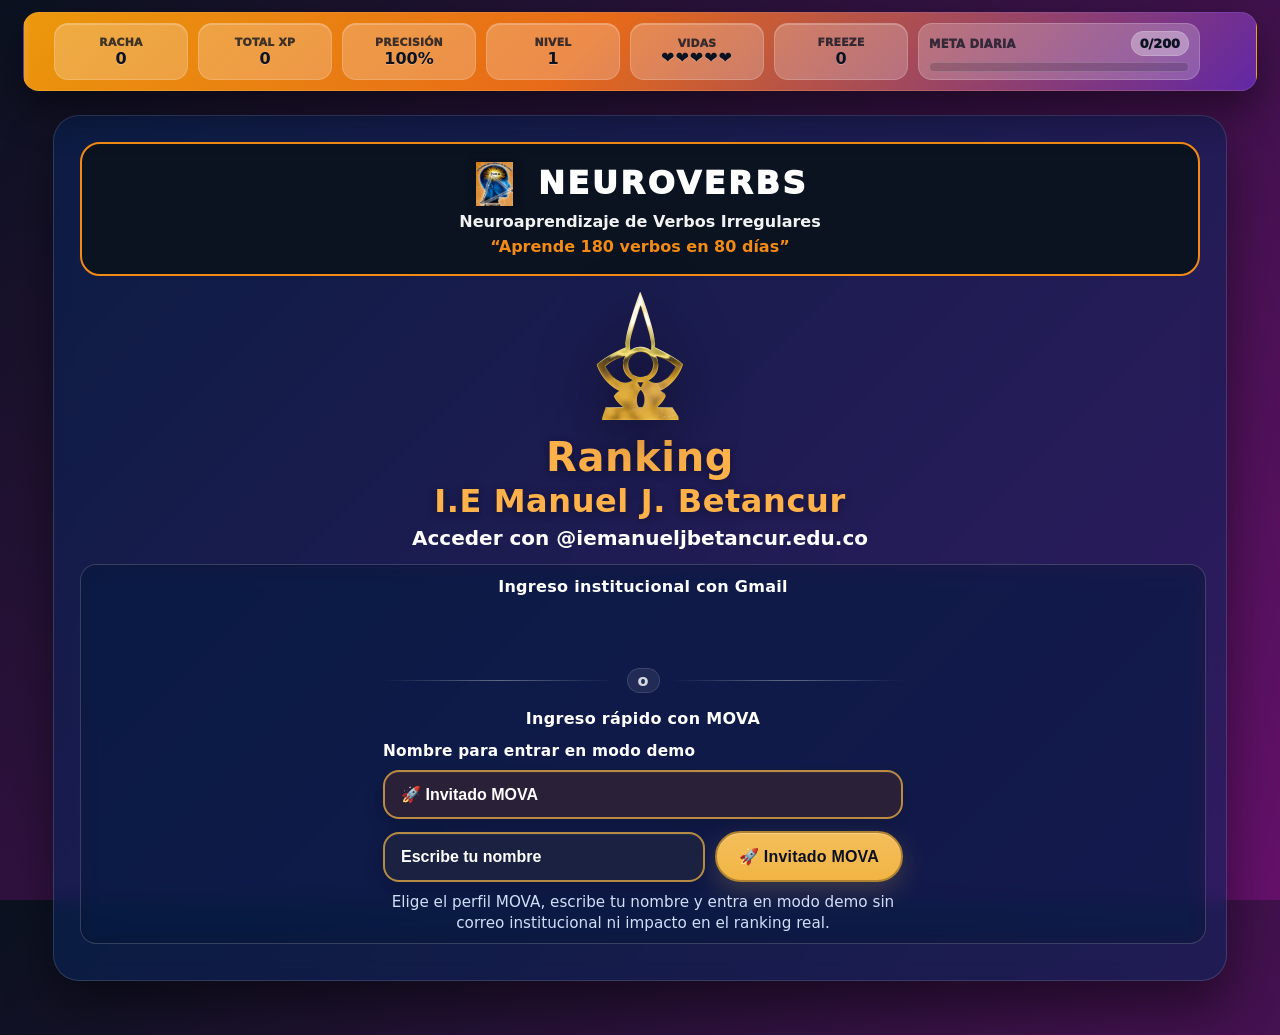
<file: index.html>
<!DOCTYPE html>

<html lang="es">
<head>
<meta charset="utf-8"/>
<meta content="width=device-width, initial-scale=1.0, viewport-fit=cover" name="viewport"/>
<meta content="#0b1220" name="theme-color"/>
<meta content="yes" name="mobile-web-app-capable"/>
<meta content="yes" name="apple-mobile-web-app-capable"/>
<meta content="black-translucent" name="apple-mobile-web-app-status-bar-style"/>
<title>NEUROVERBS</title>

<!-- Favicon Yoguis (embebido) -->

<link href="ui.css" rel="stylesheet"/><!-- Icons (externos) -->

  <link rel="icon" href="favicon.ico">
  <link rel="icon" type="image/png" href="favicon.png">
  <link rel="apple-touch-icon" href="apple-touch-icon.png">

</head>

<body class="has-floating-stats">

<!-- ✅✅✅ CONSOLE GOOGLE -->
<script async="" defer="" src="https://accounts.google.com/gsi/client"></script>
<script src="nv-config.js"></script>

<!-- AUTH MOVED BELOW -->

<!-- ✅✅✅ BARRA DE PUNTOS FUERA DE .app -->
<div class="stats" id="statsBar">
<div class="statBox" data-tip="🔥 Tiros seguidos practicando. Si fallas o faltas, puede bajar (Freeze te protege)."><span class="stat-label">Racha</span><span class="stat-value" id="streak">0</span></div>
<div class="statBox" data-tip="⭐ Puntos acumulados por respuestas correctas en la app."><span class="stat-label">Total XP</span><span class="stat-value" id="xp">0</span></div>
<div class="statBox" data-tip="🎯 Porcentaje de aciertos: correctas ÷ intentos."><span class="stat-label">Precisión</span><span class="stat-value" id="acc">100%</span></div>
<div class="statBox" data-tip="🧬 Subes de nivel cada 250 XP (aprox.)."><span class="stat-label">Nivel</span><span class="stat-value" id="level">1</span></div>
<div class="statBox" data-tip="❤️ Intentos disponibles. Un error consume 1. Se recuperan con el tiempo."><span class="stat-label">Vidas</span><span class="stat-value heartsText" id="hearts">❤️❤️❤️❤️❤️</span></div>
<div class="statBox" data-tip="🧊 Protege tu racha cuando fallas o faltas. Se gana por hitos de racha."><span class="stat-label">Freeze</span><span class="stat-value" id="freeze">0</span></div>
<div aria-label="Meta diaria" class="goalBox" data-tip="📅 Objetivo de XP del día. Completa la meta para crear hábito y mantener el ritmo.">
<div class="goalTop">
<span class="goalLabel">Meta diaria</span>
<span class="goalValue" id="dailyGoalText">0/200</span>
</div>

<div class="goalBar"><div class="goalFill" id="dailyGoalFill"></div></div>
</div>

</div>

<div class="app">
<div class="brand" id="appBrand" tabindex="-1">
  <h1 id="appName"><span class="brandMark"><img src="assets/brain.png" alt="NEUROVERBS" class="brandLogo"></span> NEUROVERBS</h1>
  <div class="brandTag">Neuroaprendizaje de Verbos Irregulares</div>
  <div class="subtitle">“Aprende 180 verbos en 80 días”</div>
</div>

<!-- Login antes del Ranking -->
<div class="rankHeader" style="text-align:center; margin:14px 0 10px 0;">
<img src="assets/logo.png" alt="Logo Neuroverbs" style="width:128px;height:128px;display:block;margin:0 auto 14px;filter: drop-shadow(0 10px 30px rgba(0,0,0,.55));" />
<div class="rankTitle" style="font-size:clamp(22px, 4vw, 40px); font-weight:900; letter-spacing:.6px; color:#ffb24a; text-shadow: 0 2px 10px rgba(0,0,0,.35); margin-top:4px;">Ranking</div>
<div class="rankTitle" style="font-size:clamp(18px, 3.4vw, 32px); font-weight:900; letter-spacing:.6px; color:#ffb24a; text-shadow: 0 2px 10px rgba(0,0,0,.35); margin-top:2px;">I.E Manuel J. Betancur</div>
<div class="authDomainLabel" style="margin-top:6px; font-size:clamp(14px, 2.2vw, 20px); font-weight:800; color:#fff;">Acceder con @iemanueljbetancur.edu.co</div>
</div>
<div class="authBar" id="authBar" style="display:flex;flex-direction:column;align-items:center;gap:12px;">
<div class="movaSectionTitle movaSectionTitle--gmail">Ingreso institucional con Gmail</div>
<div data-help="🔑 Inicia sesión con Google para guardar tus XP y aparecer en el ranking. Solo estudiantes de la I.E Manuel J. Betancur." id="googleBtn"></div>
<div class="movaDivider"><span>o</span></div>
<div class="movaSectionTitle">Ingreso rápido con MOVA</div>

<div class="movaEntryWrap">
  <label class="movaLabel" for="movaGuestName">Nombre para entrar en modo demo</label>
  <div class="movaEntryRow movaEntryRow--stack">
    <select class="movaSelect" id="movaRoleSelect" aria-label="Selecciona el perfil MOVA">
      <option value="estudiante">🎓 Estudiante MOVA</option>
      <option value="docente">🧑‍🏫 Docente MOVA</option>
      <option value="invitado" selected>🚀 Invitado MOVA</option>
    </select>
    <div class="movaEntryRow">
      <input class="movaInput" id="movaGuestName" type="text" maxlength="40" placeholder="Escribe tu nombre" autocomplete="name" />
      <button class="movaBtn" id="movaDemoBtn" type="button" onclick="enterMovaDemo()">
        🚀 Entrar con MOVA
      </button>
    </div>
  </div>
</div>
<div class="movaHint">Elige el perfil MOVA, escribe tu nombre y entra en modo demo sin correo institucional ni impacto en el ranking real.</div>

<div class="userChip" id="userChip" style="display:none;">
<img alt="Foto" id="userPic"/>
<div class="userMeta">
<div class="userName" id="userName">Usuario</div>
<div class="userEmail" id="userEmail">—</div>
</div>
</div>
</div>

<!-- XP sync watcher removed: XP is synced only from exercise actions + server fetch to avoid double-counting -->
<script>
/* ✅ Dominio institucional + auto-login + redirección */
(function () {
  const cfgDom = (window.NEUROVERBS_CONFIG ? window.NEUROVERBS_CONFIG.allowedDomain : undefined);
  const ALLOWED_DOMAIN = (cfgDom !== undefined ? cfgDom : (localStorage.getItem('ALLOWED_DOMAIN_NV') || 'iemanueljbetancur.edu.co'));
const TARGET = 'neuroverbs.html';

  function decodeJwtPayload(jwt) {
    try {
      const part = jwt.split(".")[1];
      const b64 = part.replace(/-/g, "+").replace(/_/g, "/");
      const json = decodeURIComponent(atob(b64).split("").map(c => "%" + ("00" + c.charCodeAt(0).toString(16)).slice(-2)).join(""));
      return JSON.parse(json);
    } catch (_) {
      return null;
    }
  }

  // ✅ Si ya está autenticado en ESTA página, redirige sin pedir clic
  // (esto aplica cuando core.js ya guardó sesión del usuario aquí)
  function tryRedirectIfAlreadyAuthed() {
    try {
      const raw = localStorage.getItem("rank_user") || localStorage.getItem("mjb_user") || "";
      if (!raw) return false;
      const u = JSON.parse(raw);
      const email = (u.email || "").toLowerCase();
      if (email && (!ALLOWED_DOMAIN || email.endsWith("@" + ALLOWED_DOMAIN))) {
        window.location.replace(TARGET);
        return true;
      }
    } catch (_) {}
    return false;
  }

  // Intenta redirigir inmediatamente si detecta sesión local
  if (tryRedirectIfAlreadyAuthed()) return;

  function patch() {
    if (!window.google || !google.accounts || !google.accounts.id || !google.accounts.id.initialize) return false;

    const origInit = google.accounts.id.initialize;
    if (origInit.__mjb_patched__) return true;

    google.accounts.id.initialize = function (cfg) {
      cfg = cfg || {};

      // 1) Hint de dominio (Workspace)
      if (!cfg.hd) cfg.hd = ALLOWED_DOMAIN;

      // 2) Auto select si ya hay una sesión válida en Google
      if (!("auto_select" in cfg)) cfg.auto_select = true;
      if (!("itp_support" in cfg)) cfg.itp_support = true;

      // 3) Envolver callback: guardar usuario + redirigir a /neuroverbs/
      const userCb = cfg.callback;
      cfg.callback = function (resp) {
        let ok = false;
        let payload = null;

        try {
          const token = resp && resp.credential;
          if (token) {
            payload = decodeJwtPayload(token);
            const email = (payload && payload.email ? String(payload.email) : "").toLowerCase();
            ok = (!ALLOWED_DOMAIN || email.endsWith("@" + ALLOWED_DOMAIN));

            // guarda “sesión” local para redirección automática futura
            if (ok) {
              localStorage.setItem("rank_user", JSON.stringify({
                name: payload.name || "",
                email,
                picture: payload.picture || "",
                ts: Date.now()
              }));
            }
          }
        } catch (e) {
          console.error(e);
        }

        // Callback original
        try { if (typeof userCb === "function") userCb(resp); } catch (e) { console.error(e); }

        // Redirección final
        if (ok) {
          // Si quieres pasar el token al destino:
          // const next = TARGET + "#id_token=" + encodeURIComponent(resp.credential) + "&src=mjb";
          // window.location.replace(next);
          window.location.replace(TARGET);
        }
      };

      return origInit.call(this, cfg);
    };

    google.accounts.id.initialize.__mjb_patched__ = true;

    // ✅ Dispara One Tap / auto sign-in cuando sea posible
    try {
      google.accounts.id.prompt();
    } catch (_) {}

    return true;
  }

  const t = setInterval(() => { if (patch()) clearInterval(t); }, 50);
})();
</script>

<script>
(function(){
  try{
    const d = ((window.NEUROVERBS_CONFIG && window.NEUROVERBS_CONFIG.allowedDomain) || localStorage.getItem("ALLOWED_DOMAIN_NV") || "iemanueljbetancur.edu.co");
    const el = document.querySelector(".authDomainLabel");
    if (el) el.textContent = "Acceder con @" + d;
  }catch(_){}
})();
</script>


<script>
(function () {
  const TARGET = "neuroverbs.html";
  function sanitizeDemoName(value) {
    const clean = String(value || "")
      .replace(/\s+/g, " ")
      .replace(/[^\p{L}\p{N} .,_-]/gu, "")
      .trim();
    return clean.slice(0, 40);
  }

  function getMovaRoleMeta() {
    const select = document.getElementById("movaRoleSelect");
    const key = ((select && select.value) || "invitado").toLowerCase();
    const roles = {
      estudiante: { key: "estudiante", label: "Estudiante MOVA", icon: "🎓", email: "estudiante@mova.local" },
      docente: { key: "docente", label: "Docente MOVA", icon: "🧑‍🏫", email: "docente@mova.local" },
      invitado: { key: "invitado", label: "Invitado MOVA", icon: "🚀", email: "demo@mova.local" }
    };
    return roles[key] || roles.invitado;
  }

  function updateMovaButtonLabel() {
    const btn = document.getElementById("movaDemoBtn");
    const meta = getMovaRoleMeta();
    const wrap = document.querySelector(".movaEntryWrap");
    if (btn) btn.textContent = meta.icon + " " + meta.label;
    if (wrap) {
      wrap.setAttribute("data-mova-role", meta.key);
    }
  }

  function buildDemoProfile() {
    const input = document.getElementById("movaGuestName");
    const typedName = input ? sanitizeDemoName(input.value) : "";
    const roleMeta = getMovaRoleMeta();
    const guestName = typedName || roleMeta.label;
    return {
      sub: "demo_mova_" + roleMeta.key + "_" + Date.now(),
      name: guestName,
      email: roleMeta.email,
      picture: "",
      demo: true,
      role: roleMeta.key,
      roleLabel: roleMeta.label,
      roleIcon: roleMeta.icon
    };
  }

  window.enterMovaDemo = function enterMovaDemo() {
    try {
      const profile = buildDemoProfile();
      localStorage.setItem("nv_demo_mode", "1");
      localStorage.removeItem("google_id_token");
      localStorage.removeItem("rank_user");
      localStorage.removeItem("mjb_user");
      localStorage.setItem("user_profile", JSON.stringify(profile));
      localStorage.setItem("usuario_nombre", profile.name);
      localStorage.setItem("usuario_tipo", profile.role);
      localStorage.setItem("usuario_rol_label", profile.roleLabel);
      localStorage.setItem("usuario_id", profile.sub);
    } catch (e) {
      console.error("No pude activar modo demo MOVA:", e);
    }
    window.location.href = TARGET;
  };

  const movaRoleSelect = document.getElementById("movaRoleSelect");
  if (movaRoleSelect) movaRoleSelect.addEventListener("change", updateMovaButtonLabel);
  updateMovaButtonLabel();

  try {
    if (localStorage.getItem("nv_demo_mode") === "1" && localStorage.getItem("user_profile")) {
      window.location.replace(TARGET);
    }
  } catch (_) {}
})();
</script>

<script src="core.js"></script>


<script>
(function(){
  try{ if('scrollRestoration' in history) history.scrollRestoration = 'manual'; }catch(e){}

  function forceTop(){
    try{ window.scrollTo({ top: 0, left: 0, behavior: 'auto' }); }
    catch(e){ try{ window.scrollTo(0,0); }catch(_){} }
  }

  function forceTopSettled(){
    forceTop();
    requestAnimationFrame(forceTop);
    requestAnimationFrame(()=>requestAnimationFrame(forceTop));
    setTimeout(forceTop, 50);
    setTimeout(forceTop, 200);
  }

  // ✅ Al refrescar, quedar como en la pantalla principal (banner + ranking visibles)
  window.addEventListener('DOMContentLoaded', forceTopSettled, { once:true });
  window.addEventListener('load', forceTopSettled, { once:true });
  window.addEventListener('pageshow', forceTopSettled);
})();
</script>

<script src="logout-widget.js"></script>
</body>
</html>
</file>
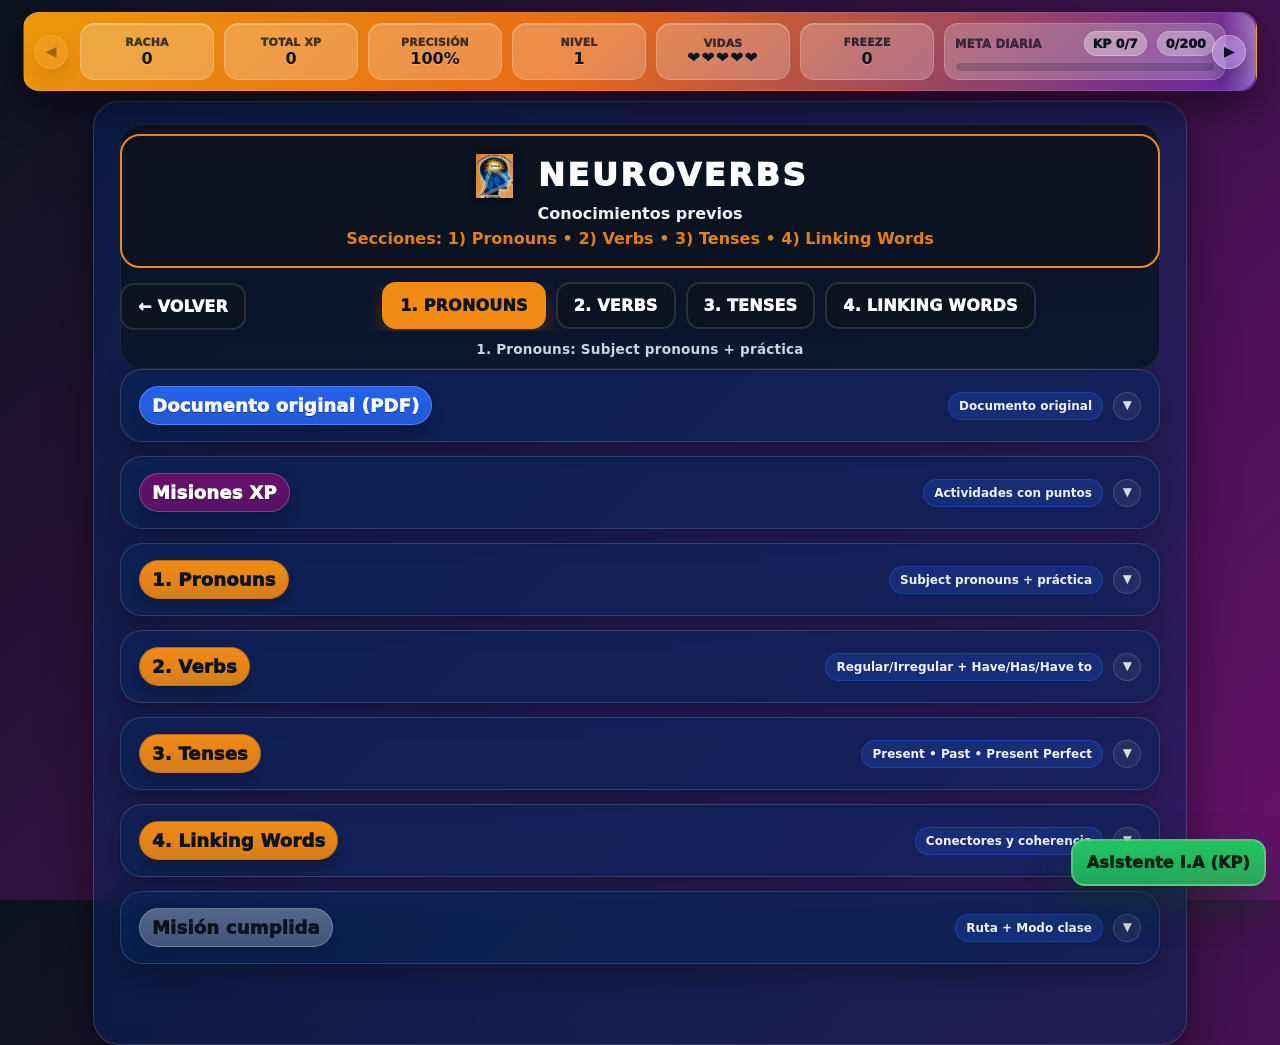
<file: conocimientos-previos.html>
<!DOCTYPE html>

<html lang="es">
<head>
<meta charset="utf-8"/>
<meta content="width=device-width, initial-scale=1.0, viewport-fit=cover" name="viewport"/>
<meta content="#0b1220" name="theme-color"/>
<title>NEUROVERBS • Conocimientos previos</title>
<link href="ui.css" rel="stylesheet"/>
<link href="conocimientos-previos.css" rel="stylesheet"/>

  <link rel="icon" href="favicon.ico">
  <link rel="icon" type="image/png" href="favicon.png">
  <link rel="apple-touch-icon" href="apple-touch-icon.png">

</head>
<body class="has-floating-stats">
<!-- ✅✅✅ BARRA DE PUNTOS (igual a la app principal) -->
<div class="stats" id="statsBar">
<button aria-label="Desplazar a la izquierda" class="statsNavBtn left" type="button">◀</button>
<button aria-label="Desplazar a la derecha" class="statsNavBtn right" type="button">▶</button>
<div class="statBox" data-tip="🔥 Tiros seguidos. Si fallas, puede bajar (Freeze te protege)."><span class="stat-label">Racha</span><span class="stat-value" id="streak">0</span></div>
<div class="statBox" data-tip="⭐ Puntos acumulados por actividades completadas."><span class="stat-label">Total XP</span><span class="stat-value" id="xp">0</span></div>
<div class="statBox" data-tip="🎯 Porcentaje de aciertos: correctas ÷ intentos."><span class="stat-label">Precisión</span><span class="stat-value" id="acc">100%</span></div>
<div class="statBox" data-tip="🧬 Subes de nivel cada 250 XP (aprox.)."><span class="stat-label">Nivel</span><span class="stat-value" id="level">1</span></div>
<div class="statBox" data-tip="❤️ Intentos disponibles. Un error consume 1."><span class="stat-label">Vidas</span><span class="stat-value heartsText" id="hearts">❤️❤️❤️❤️❤️</span></div>
<div class="statBox" data-tip="🧊 Protege tu racha cuando fallas."><span class="stat-label">Freeze</span><span class="stat-value" id="freeze">0</span></div>
<div aria-label="Meta diaria" class="goalBox" data-tip="📅 Objetivo de XP del día. Completa la meta para crear hábito.">
<div class="goalTop">
<span class="goalLabel">Meta diaria</span>
<span class="goalRight">
<span class="kpMiniPill" id="kpMiniPill" title="Misiones de Conocimientos Previos completadas">KP <b id="kpMissionsText">0/7</b></span>
<span class="goalValue" id="dailyGoalText">0/200</span>
</span>
</div>
<div class="goalBar"><div class="goalFill" id="dailyGoalFill"></div></div>
<div class="kpDoneMsg" hidden="" id="kpDoneMsg">✅ KP terminado</div>
</div>
</div>
<div class="app kpApp">
<div class="kpTopDock" id="kpTopDock">
<div class="brand kpBrand" tabindex="-1">
<h1><span class="brandMark"><img alt="NEUROVERBS" class="brandLogo" src="assets/brain.png"/></span> NEUROVERBS</h1>
<div class="brandTag">Conocimientos previos</div>
<div class="subtitle">Secciones: 1) Pronouns • 2) Verbs • 3) Tenses • 4) Linking Words</div>
</div><div aria-label="Navegación" class="roundrow kpTopNavRow" role="navigation"><a class="roundbtn kpBackBtn" data-help="Volver a la app" href="neuroverbs.html" title="Volver a la app">← Volver</a><div class="kpTopTabs" aria-label="Secciones"><a class="roundbtn kpSecBtn active" data-help="Pronouns: subject pronouns + práctica." href="#pronombres">1. Pronouns</a><a class="roundbtn kpSecBtn" data-help="Verbs: regular/irregular + Have/Has/Have to." href="#verbos">2. Verbs</a><a class="roundbtn kpSecBtn" data-help="Tenses: present, past, present perfect." href="#tenses">3. Tenses</a><a class="roundbtn kpSecBtn" data-help="Linking words: connectors for coherence." href="#linking">4. Linking Words</a></div></div><div class="roundrow kpRoundHintRow"><span class="roundhint" id="kpSectionHint">Pronouns: subject pronouns + práctica</span></div></div>
<div class="kpContent">
<details class="kpCard kpAcc" id="pdf">
<summary><span class="kpAccTitle">Documento original (PDF)</span><span class="kpAccMeta">Documento original</span><span aria-hidden="true" class="kpAccChevron"></span></summary>
<div class="kpAccBody">
<p class="kpText">Aquí está el PDF “tal cual” (literal). Puedes leerlo primero y luego hacer las actividades para sumar XP.</p>
<div class="kpActActions" style="justify-content:flex-start;gap:10px;margin:10px 0 14px;">
<a class="roundbtn mini" href="assets/conocimientos-previos.pdf" rel="noopener" target="_blank" title="Abrir el PDF en una pestaña nueva">Abrir en pestaña nueva</a>
<button class="roundbtn mini" data-open="misiones" title="Ir a las misiones" type="button">Ir a misiones</button>
</div>
<div class="kpPdfWrap">
<iframe class="kpPdfFrame" loading="lazy" src="assets/conocimientos-previos.pdf#view=FitH" title="Conocimientos previos (PDF)"></iframe>
</div>
</div>
</details><details class="kpCard kpAcc kpExtraAcc" id="misiones"><summary><span class="kpAccTitle">Misiones XP</span><span class="kpAccMeta">Actividades con puntos</span><span aria-hidden="true" class="kpAccChevron"></span></summary><div class="kpAccBody">
<h2>Misiones XP</h2>
<p class="kpText">Completa estas actividades <b>una sola vez</b> para sumar XP. Usa <b>Abrir</b> para ir directo a la sección.</p>
<div class="kpMissionList">
<div class="kpMission">
<div class="kpMissionLeft">
<div class="kpMissionTitle">Actividad 0 • Checklist de arranque</div>
<div class="kpMissionMeta">+20 XP • Ruta del inglés</div>
</div>
<div class="kpMissionRight">
<span class="kpBadge" data-badge="roadmap_check">Disponible</span>
<button class="roundbtn mini" data-open="ruta" data-open-activity="roadmap_check" type="button">Abrir</button>
</div>
</div>
<div class="kpMission">
<div class="kpMissionLeft">
<div class="kpMissionTitle">Quiz de Pronombres (Subject)</div>
<div class="kpMissionMeta">+40 XP • 10 preguntas</div>
</div>
<div class="kpMissionRight">
<span class="kpBadge" data-badge="pronouns_quiz">Disponible</span>
<button class="roundbtn mini" data-open="pronombres" data-open-activity="pronouns_quiz" type="button">Abrir</button>
</div>
</div>
<div class="kpMission">
<div class="kpMissionLeft">
<div class="kpMissionTitle">Regla 3ª persona (-s / -es)</div>
<div class="kpMissionMeta">+40 XP • 10 preguntas</div>
</div>
<div class="kpMissionRight">
<span class="kpBadge" data-badge="thirdperson_quiz">Disponible</span>
<button class="roundbtn mini" data-open="verbos" data-open-activity="thirdperson_quiz" type="button">Abrir</button>
</div>
</div>
<div class="kpMission">
<div class="kpMissionLeft">
<div class="kpMissionTitle">Have / Has / Have to</div>
<div class="kpMissionMeta">+50 XP • comprensión de uso</div>
</div>
<div class="kpMissionRight">
<span class="kpBadge" data-badge="have_quiz">Disponible</span>
<button class="roundbtn mini" data-open="verbos" data-open-activity="have_quiz" type="button">Abrir</button>
</div>
</div>
<div class="kpMission">
<div class="kpMissionLeft">
<div class="kpMissionTitle">Tenses (Present / Past / Present Perfect)</div>
<div class="kpMissionMeta">+50 XP • estructuras base</div>
</div>
<div class="kpMissionRight">
<span class="kpBadge" data-badge="tenses_quiz">Disponible</span>
<button class="roundbtn mini" data-open="tenses" data-open-activity="tenses_quiz" type="button">Abrir</button>
</div>
</div>
<div class="kpMission">
<div class="kpMissionLeft">
<div class="kpMissionTitle">Linking Words</div>
<div class="kpMissionMeta">+40 XP • conectores</div>
</div>
<div class="kpMissionRight">
<span class="kpBadge" data-badge="linking_quiz">Disponible</span>
<button class="roundbtn mini" data-open="linking" data-open-activity="linking_quiz" type="button">Abrir</button>
</div>
</div>
<div class="kpMission">
<div class="kpMissionLeft">
<div class="kpMissionTitle">Mini Writing Challenge</div>
<div class="kpMissionMeta">+60 XP • producción escrita</div>
</div>
<div class="kpMissionRight">
<span class="kpBadge" data-badge="writing_challenge">Disponible</span>
<button class="roundbtn mini" data-open="linking" data-open-activity="writing_challenge" type="button">Abrir</button>
</div>
</div>
</div>
<div class="kpTip">
<b>Tip:</b> si cierras una sección, tu avance no se pierde. Tu XP queda guardado localmente y queda <b>pendiente de sincronizar</b> si la app tiene login/sync activo.
  </div>
</div></details><details class="kpCard kpAcc kpMainAcc" id="pronombres">
<summary><span class="kpAccTitle">1. Pronouns</span><span class="kpAccMeta">Subject pronouns + práctica</span><span aria-hidden="true" class="kpAccChevron"></span></summary>
<div class="kpAccBody">
<p class="kpText">En este entrenamiento nos concentramos en los <b>pronombres personales (subject)</b>.</p>
<div class="kpSplit">
<div>
<h3>Pronombres personales (Subject)</h3>
<table class="kpTable">
<thead><tr><th>Español</th><th>English</th></tr></thead>
<tbody>
<tr><td>Yo</td><td><b>I</b></td></tr>
<tr><td>Tú / Usted</td><td><b>You</b></td></tr>
<tr><td>Él</td><td><b>He</b></td></tr>
<tr><td>Ella</td><td><b>She</b></td></tr>
<tr><td>Eso / Cosa</td><td><b>It</b></td></tr>
<tr><td>Nosotros</td><td><b>We</b></td></tr>
<tr><td>Ustedes</td><td><b>You</b></td></tr>
<tr><td>Ellos / Ellas</td><td><b>They</b></td></tr>
</tbody>
</table>
</div>
<details class="kpDetails"><summary>Tabla completa (para referencia)</summary>
<div class="kpScroll">
<table class="kpTable">
<thead>
<tr>
<th>Subject</th><th>Object</th><th>Poss. Adj</th><th>Poss. Pronoun</th><th>Reflexive</th>
</tr>
</thead>
<tbody>
<tr><td>I</td><td>Me</td><td>My</td><td>Mine</td><td>Myself</td></tr>
<tr><td>You</td><td>You</td><td>Your</td><td>Yours</td><td>Yourself</td></tr>
<tr><td>He</td><td>Him</td><td>His</td><td>His</td><td>Himself</td></tr>
<tr><td>She</td><td>Her</td><td>Her</td><td>Hers</td><td>Herself</td></tr>
<tr><td>It</td><td>It</td><td>Its</td><td>Its</td><td>Itself</td></tr>
<tr><td>We</td><td>Us</td><td>Our</td><td>Ours</td><td>Ourselves</td></tr>
<tr><td>You</td><td>You</td><td>Your</td><td>Yours</td><td>Yourselves</td></tr>
<tr><td>They</td><td>Them</td><td>Their</td><td>Theirs</td><td>Themselves</td></tr>
</tbody>
</table>
</div>
</details>
</div>
<div class="kpActivity" data-activity="pronouns_quiz">
<div class="kpActTop">
<h3>Actividad 1 • Pronombres rápidos (gana XP)</h3>
<span class="kpBadge" data-badge="pronouns_quiz">Disponible</span>
</div>
<div class="kpText">Responde 10 preguntas. Necesitas <b>8/10</b> para ganar el premio.</div>
<div class="kpQuiz" id="quiz_pronouns_quiz"></div>
<div class="kpActActions">
<button class="roundbtn" data-action="start" data-target="pronouns_quiz" type="button">Iniciar</button>
<button class="roundbtn review" data-action="check" data-target="pronouns_quiz" type="button">Calificar</button>
</div>
<div class="kpResult" id="res_pronouns_quiz"></div>
</div>
</div>
</details><details class="kpCard kpAcc kpMainAcc" id="verbos">
<summary><span class="kpAccTitle">2. Verbs</span><span class="kpAccMeta">Regular/Irregular + Have/Has/Have to</span><span aria-hidden="true" class="kpAccChevron"></span></summary>
<div class="kpAccBody">
<h3>2.1 Pronombre + Verbo</h3>
<p class="kpText">
          Regla clave del PDF: en <b>Present Simple</b>, la 3ª persona (<b>He/She/It</b>) lleva <b>-s/-es</b>.
        </p>
<table class="kpTable">
<thead>
<tr><th>Persona</th><th>Subject</th><th>Ejemplo</th><th>Traducción</th></tr>
</thead>
<tbody>
<tr><td>Yo</td><td>I</td><td>I work</td><td>Yo trabajo</td></tr>
<tr><td>Tú / Usted</td><td>You</td><td>You work</td><td>Tú trabajas / Usted trabaja</td></tr>
<tr><td>Él</td><td>He</td><td><b>He works</b>*</td><td>Él trabaja</td></tr>
<tr><td>Ella</td><td>She</td><td><b>She works</b>*</td><td>Ella trabaja</td></tr>
<tr><td>Eso / Cosa</td><td>It</td><td><b>It works</b>*</td><td>Eso funciona / Eso trabaja</td></tr>
<tr><td>Nosotros</td><td>We</td><td>We work</td><td>Nosotros trabajamos</td></tr>
<tr><td>Ustedes</td><td>You</td><td>You work</td><td>Ustedes trabajan</td></tr>
<tr><td>Ellos / Ellas</td><td>They</td><td>They work</td><td>Ellos/Ellas trabajan</td></tr>
</tbody>
</table>
<h3>2.2 Verbos regulares e irregulares (ejemplos)</h3>
<table class="kpTable">
<thead><tr><th>Tipo</th><th>Verbo (Inglés)</th><th>Traducción</th><th>3ª persona (He/She/It)</th></tr></thead>
<tbody>
<tr><td>Regular</td><td>To Play</td><td>Jugar</td><td>Plays</td></tr>
<tr><td>Regular</td><td>To Cook</td><td>Cocinar</td><td>Cooks</td></tr>
<tr><td>Regular</td><td>To Walk</td><td>Caminar</td><td>Walks</td></tr>
<tr><td>Regular</td><td>To Dance</td><td>Bailar</td><td>Dances</td></tr>
<tr><td>Regular</td><td>To Listen</td><td>Escuchar</td><td>Listens</td></tr>
<tr><td>Irregular</td><td>To Drink</td><td>Beber</td><td>Drinks</td></tr>
<tr><td>Irregular</td><td>To Sleep</td><td>Dormir</td><td>Sleeps</td></tr>
<tr><td>Irregular</td><td>To Eat</td><td>Comer</td><td>Eats</td></tr>
<tr><td>Irregular</td><td>To Buy</td><td>Comprar</td><td>Buys</td></tr>
<tr><td>Irregular</td><td>To Write</td><td>Escribir</td><td>Writes</td></tr>
</tbody>
</table>
<div class="kpActivity" data-activity="thirdperson_quiz">
<div class="kpActTop">
<h3>Actividad 2 • 3ª persona (-s) (gana XP)</h3>
<span class="kpBadge" data-badge="thirdperson_quiz">Disponible</span>
</div>
<div class="kpText">Elige la opción correcta (10 ítems). Necesitas <b>8/10</b>.</div>
<div class="kpQuiz" id="quiz_thirdperson_quiz"></div>
<div class="kpActActions">
<button class="roundbtn" data-action="start" data-target="thirdperson_quiz" type="button">Iniciar</button>
<button class="roundbtn review" data-action="check" data-target="thirdperson_quiz" type="button">Calificar</button>
</div>
<div class="kpResult" id="res_thirdperson_quiz"></div>
</div>
<h3>2.3 Verbo Haber (Have/Has/Had)</h3>
<p class="kpText">
          En el PDF: <b>Have = HABER</b> (auxiliar) cuando va seguido de otro verbo en <b>participio</b> (V3).
          <br/>Ej: <b>I have eaten</b> (Yo he comido).
        </p>
<div class="kpSplit kpTwinTables">
<div>
<table class="kpTable kpTwinTable kpHaberEs">
<thead><tr><th>Usuario</th><th>Presente</th><th>Pasado</th><th>Futuro</th></tr></thead>
<tbody>
<tr><td>Yo</td><td>He</td><td>Había</td><td>Habré</td></tr>
<tr><td>Tú</td><td>Has</td><td>Habías</td><td>Habrás</td></tr>
<tr><td>Él</td><td>Ha</td><td>Había</td><td>Habrá</td></tr>
<tr><td>Ella</td><td>Ha</td><td>Había</td><td>Habrá</td></tr>
<tr><td>Eso / Cosa</td><td>Ha</td><td>Había</td><td>Habrá</td></tr>
<tr><td>Nosotros/as</td><td>Hemos</td><td>Habíamos</td><td>Habremos</td></tr>
<tr><td>Ustedes/Ellos</td><td>Han</td><td>Habían</td><td>Habrán</td></tr>
</tbody>
</table>
</div>
<div>
<table class="kpTable kpTwinTable kpHaveEn">
<thead><tr><th>Subject</th><th>Present</th><th>Past</th><th>Future</th></tr></thead>
<tbody>
<tr><td>I</td><td>Have</td><td>Had</td><td>Will have</td></tr>
<tr><td>You</td><td>Have</td><td>Had</td><td>Will have</td></tr>
<tr><td>He</td><td><b>Has</b></td><td>Had</td><td>Will have</td></tr>
<tr><td>She</td><td><b>Has</b></td><td>Had</td><td>Will have</td></tr>
<tr><td>It</td><td><b>Has</b></td><td>Had</td><td>Will have</td></tr>
<tr><td>We</td><td>Have</td><td>Had</td><td>Will have</td></tr>
<tr><td>They</td><td>Have</td><td>Had</td><td>Will have</td></tr>
</tbody>
</table>
<div class="kpMini">
              Regla de oro (PDF): si ves la palabra <b>Perfect</b>, normalmente <b>have/has</b> será “haber”.
            </div>
</div>
</div>
<h3>Haber vs Tener vs Have to</h3>
<ul class="kpList">
<li><b>Have = HABER</b> (auxiliar): va seguido de un verbo en participio (V3). Ej: <b>She has gone</b>.</li>
<li><b>Have = TENER</b> (principal): va seguido de un sustantivo. Ej: <b>I have a new computer</b>.</li>
<li><b>Have to</b> (obligación): Ej: <b>I have to work</b>.</li>
</ul>
<div class="kpActivity" data-activity="have_quiz">
<div class="kpActTop">
<h3>Actividad 3 • Have: Haber vs Tener (gana XP)</h3>
<span class="kpBadge" data-badge="have_quiz">Disponible</span>
</div>
<div class="kpText">Clasifica 10 oraciones. Necesitas <b>8/10</b>.</div>
<div class="kpQuiz" id="quiz_have_quiz"></div>
<div class="kpActActions">
<button class="roundbtn" data-action="start" data-target="have_quiz" type="button">Iniciar</button>
<button class="roundbtn review" data-action="check" data-target="have_quiz" type="button">Calificar</button>
</div>
<div class="kpResult" id="res_have_quiz"></div>
</div>
<h3>2.4 Verbos regulares e irregulares (3 columnas)</h3>
<div class="kpScroll">
<table class="kpTable" id="tbl_3cols"></table>
</div>
<div class="kpMini">Nota: el PDF muestra ejemplos de 3 columnas (V1/V2/V3) y su equivalente en español con “haber”.</div>
<h3 class="kpSectionH3" id="regularesAnchor">Regulares (109)</h3><details class="kpCard kpSubAcc" id="regulares">
<summary><span class="kpAccTitle">Lista de verbos regulares (109)</span><span class="kpAccMeta">Del PDF (literal)</span><span aria-hidden="true" class="kpAccChevron"></span></summary>
<div class="kpAccBody">
<p class="kpText">Lista extraída del PDF. Puedes buscar por inglés o español.</p>
<div class="kpRow">
<input autocomplete="off" class="kpInput" id="kpRegSearch" placeholder="Buscar: accept / aceptar / played / ..."/>
<button class="roundbtn" id="kpRegClear" type="button">Limpiar</button>
</div>
<div class="kpScroll">
<table class="kpTable" id="kpRegTable">
<thead>
<tr><th>#</th><th>V1</th><th>V2</th><th>V3</th><th>Español</th></tr>
</thead>
<tbody></tbody>
</table>
</div>
<div class="kpHint">Tip: en verbos regulares, V2 y V3 suelen ser iguales (-ed). En caso de dudas, revisa el PDF.</div>
</div>
</details></div>
</details><details class="kpCard kpAcc kpMainAcc" id="tenses">
<summary><span class="kpAccTitle">3. Tenses</span><span class="kpAccMeta">Present • Past • Present Perfect</span><span aria-hidden="true" class="kpAccChevron"></span></summary>
<div class="kpAccBody">
<p class="kpText">
<b>Afirmativa</b>: I verb / I verb+ed / I have + participle • (He/She/It: verb+s • has + participle)
          <br/><b>Negativa</b>: I don't / I didn't / I haven't
          <br/><b>Interrogativa</b>: Do / Did / Have (auxiliar al frente)
        </p>
<div class="kpActivity" data-activity="tenses_quiz">
<div class="kpActTop">
<h3>Actividad 4 • Auxiliares en Negativa/Interrogativa (gana XP)</h3>
<span class="kpBadge" data-badge="tenses_quiz">Disponible</span>
</div>
<div class="kpText">Elige el auxiliar correcto en 10 ítems. Necesitas <b>8/10</b>.</div>
<div class="kpQuiz" id="quiz_tenses_quiz"></div>
<div class="kpActActions">
<button class="roundbtn" data-action="start" data-target="tenses_quiz" type="button">Iniciar</button>
<button class="roundbtn review" data-action="check" data-target="tenses_quiz" type="button">Calificar</button>
</div>
<div class="kpResult" id="res_tenses_quiz"></div>
</div>
<details class="kpDetails" open="">
<summary>Ver tablas por temática (del PDF)</summary>
<div class="kpText">Incluye ejemplos en afirmativa, negativa e interrogativa con verbos regulares, tal como en el documento.</div>
<div class="kpTypeTitle kpTypeTitle2">Affirmative / Afirmativa</div>
<div class="kpScroll">
<table class="kpTable" id="tbl_tenses_aff"></table>
</div>
<div class="kpTypeTitle kpTypeTitle2">Negative / Negativa</div>
<div class="kpScroll">
<table class="kpTable" id="tbl_tenses_neg"></table>
</div>
<div class="kpTypeTitle kpTypeTitle2">Interrogative / Interrogativa</div>
<div class="kpScroll">
<table class="kpTable" id="tbl_tenses_int"></table>
</div>
</details>
</div>
</details><details class="kpCard kpAcc kpMainAcc" id="linking">
<summary><span class="kpAccTitle">4. Linking Words</span><span class="kpAccMeta">Conectores y coherencia</span><span aria-hidden="true" class="kpAccChevron"></span></summary>
<div class="kpAccBody">
<p class="kpText">
          Los <b>Linking Words</b> (conectores) unen ideas para que tus oraciones no suenen robóticas.
        </p>
<div class="kpNotice">
          💡 Consejo de puntuación del PDF: palabras como <b>However</b>, <b>Therefore</b>, <b>First</b>, <b>Finally</b> casi siempre llevan una <b>coma</b> cuando van al inicio.
        </div>
<div class="kpTypeTitle">Addition / Addition</div>
<div class="kpScroll">
<table class="kpTable" id="tbl_linking_add"></table>
</div>
<div class="kpTypeTitle">Contrast / Contraste</div>
<div class="kpScroll">
<table class="kpTable" id="tbl_linking_contrast"></table>
</div>
<div class="kpTypeTitle">Cause & Effect / Causa-Efecto</div>
<div class="kpScroll">
<table class="kpTable" id="tbl_linking_cause"></table>
</div>
<div class="kpTypeTitle">Sequence / Secuencia</div>
<div class="kpScroll">
<table class="kpTable" id="tbl_linking_seq"></table>
</div>
<div class="kpTypeTitle">Illustration / Ejemplo</div>
<div class="kpScroll">
<table class="kpTable" id="tbl_linking_illus"></table>
</div>
<div class="kpActivity" data-activity="linking_quiz">
<div class="kpActTop">
<h3>Actividad 5 • Linking Words (gana XP)</h3>
<span class="kpBadge" data-badge="linking_quiz">Disponible</span>
</div>
<div class="kpText">Completa 10 oraciones con el conector correcto. Necesitas <b>8/10</b>.</div>
<div class="kpQuiz" id="quiz_linking_quiz"></div>
<div class="kpActActions">
<button class="roundbtn" data-action="start" data-target="linking_quiz" type="button">Iniciar</button>
<button class="roundbtn review" data-action="check" data-target="linking_quiz" type="button">Calificar</button>
</div>
<div class="kpResult" id="res_linking_quiz"></div>
</div>
<div class="kpActivity" data-activity="writing_challenge">
<div class="kpActTop">
<h3>Actividad final • Mini Writing (gana XP)</h3>
<span class="kpBadge" data-badge="writing_challenge">Disponible</span>
</div>
<div class="kpText">Escribe <b>3 oraciones</b> (mín. 120 caracteres) usando al menos <b>2 conectores</b> (and, but, because, so, then, however…).</div>
<textarea class="kpTextarea" id="txt_writing_challenge" placeholder="Ej: I study every day, and I practice verbs. But sometimes I forget, so I review again..." rows="5"></textarea>
<div class="kpActActions">
<button class="roundbtn review" data-action="checkwriting" data-target="writing_challenge" type="button">Revisar y reclamar XP</button>
</div>
<div class="kpResult" id="res_writing_challenge"></div>
</div>
</div>
</details><details class="kpCard kpAcc kpExtraAcc" id="extras"><summary><span class="kpAccTitle">Misión cumplida</span><span class="kpAccMeta">Ruta + Modo clase</span><span aria-hidden="true" class="kpAccChevron"></span></summary><div class="kpAccBody"><details class="kpCard kpAcc" id="ruta" open="">
<summary><span class="kpAccTitle">Ruta del inglés</span><span class="kpAccMeta">Checklist + XP</span><span aria-hidden="true" class="kpAccChevron"></span></summary>
<div class="kpAccBody">
<p class="kpText">
          Reto en este entrenamiento: <b>verbos regulares + irregulares</b>. Para dominar la app, recorre esta ruta:
        </p>
<div class="kpRoadmap" id="kpRoadmap"></div>
<div class="kpActivity" data-activity="roadmap_check">
<div class="kpActTop">
<h3>Actividad 0 • Checklist de arranque (gana XP)</h3>
<span class="kpBadge" data-badge="roadmap_check">Disponible</span>
</div>
<div class="kpText">Marca al menos <b>4</b> casillas y luego presiona “Confirmar”.</div>
<div class="kpChecklist" id="chk_roadmap_check">
<label><input type="checkbox"/> Sé los pronombres (I/You/He/She/It/We/They)</label>
<label><input type="checkbox"/> Entiendo la regla de 3ª persona (-s)</label>
<label><input type="checkbox"/> Sé qué es verbo regular vs irregular</label>
<label><input type="checkbox"/> Distingo HAVE = haber / tener / have to</label>
<label><input type="checkbox"/> Reconozco Present / Past / Present Perfect</label>
<label><input type="checkbox"/> Conozco conectores (and, but, because...)</label>
</div>
<div class="kpActActions">
<button class="roundbtn" data-action="checklist" data-target="roadmap_check" type="button">Confirmar</button>
</div>
<div class="kpResult" id="res_roadmap_check"></div>
</div>
<div class="kpMini">
          💡 Tip: si todavía confundes <b>V1/V2/V3</b> y el uso de <b>have/has</b>, realiza primero la actividad “Have: Haber vs Tener”.
        </div>
</div>
</details><details class="kpCard kpAcc" id="docente">
<summary><span class="kpAccTitle">Modo Estudiante</span><span class="kpAccMeta">Tablero + CSV</span><span aria-hidden="true" class="kpAccChevron"></span></summary>
<div class="kpAccBody">
<div aria-label="Modo estudiante o docente" class="kpTabs" role="tablist">
<button aria-selected="true" class="kpTab active" data-tab="student" role="tab" type="button">Estudiante</button>
<button aria-selected="false" class="kpTab" data-tab="teacher" role="tab" type="button">Docente</button>
</div>
<div class="kpTabPane" data-pane="student">
<p class="kpText">
            Si tu docente te dio un <b>código de clase</b>, pégalo aquí para asociar tu evidencia.
            Luego genera tu <b>código NVKP</b> y envíaselo al docente.
          </p>
<div class="kpRow">
<input autocomplete="off" class="kpInput" id="kpClassCode" placeholder="Código de clase (opcional)"/>
<button class="roundbtn" id="kpSaveClass" type="button">Guardar</button>
</div>
<div class="kpMini">
<div><b>Nombre:</b> <span id="kpStudentName">—</span></div>
<div><b>Clase:</b> <span id="kpStudentClass">—</span></div>
<div><b>Actividades:</b> <span id="kpCompletion">0/0</span></div>
</div>
<div class="kpActActions">
<button class="roundbtn" id="kpGenEvidence" type="button">Generar evidencia NVKP</button>
<button class="roundbtn review" id="kpCopyEvidence" type="button">Copiar</button>
<button class="roundbtn send" id="kpSendEvidence" type="button">Enviar Evidencia</button>
</div>
<textarea class="kpTextarea" id="kpEvidenceBox" placeholder="Aquí aparecerá tu código de evidencia (NVKP)…" readonly="" rows="5"></textarea>
<div class="kpHint">Envíale este código a tu docente (WhatsApp o el medio que usen en clase).</div>
</div>

</div>
<div class="kpTabPane hidden" data-pane="teacher">
<h2>Modo Docente</h2>
<p class="kpText">
            Genera un <b>código de clase</b> y comparte el link. Luego, pega aquí los códigos <b>NVKP</b> que te envíen.
            Esto funciona <b>sin servidor</b> (ideal para GitHub Pages).
          </p>
<div class="kpSplit">
<div>
<h3>1) Código de clase</h3>
<div class="kpRow">
<input autocomplete="off" class="kpInput" id="kpTeacherClass" placeholder="Ej: 10-2 (o 10°2)"/>
<button class="roundbtn" id="kpNewClass" type="button">Generar</button>
</div>
<div class="kpRow">
<input class="kpInput" id="kpStudentLink" readonly=""/>
<button class="roundbtn review" id="kpCopyLink" type="button">Copiar link</button>
</div>
<div class="kpHint">El estudiante abre el link y luego genera su evidencia NVKP.</div>
</div>
<div>
<h3>2) Evidencias NVKP</h3>
<div class="kpHint">
                Puedes pegar <b>solo el NVKP</b> o <b>Nombre | NVKP</b> (una línea por estudiante).<br/>
                Ejemplo: <code>Juan Pérez | NVKP1....</code> • Si hay varios registros del mismo <b>Nombre + Clase</b>, se conserva el más reciente.
              </div>
<textarea class="kpTextarea" id="kpEvidencePaste" placeholder="Ejemplos:
Juan Pérez | NVKP1....
María G | NVKP1....
NVKP1...." rows="7"></textarea>
<div aria-live="polite" class="kpMini kpDupInfo hidden" id="kpDupInfo"></div>
<div class="kpActActions">
<button class="roundbtn" id="kpLoadEvidence" type="button">Cargar</button>
<button class="roundbtn danger" id="kpClearEvidence" type="button">Limpiar</button>
</div>
</div>
</div>
<h3>3) Tablero</h3>
<div class="kpScroll">
<table class="kpTable" id="kpTeacherTable">
<thead>
<tr>
<th>#</th><th>Nombre</th><th>Clase</th><th>Registros</th><th>XP KP</th><th>Actividades</th><th>Completó</th><th>Fecha</th>
</tr>
</thead>
<tbody></tbody>
</table>
</div>
<div class="kpActActions">
<button class="roundbtn" id="kpExportCsv" type="button">Descargar CSV</button>
</div>
</div>
</div>
</details></div></details></div>
</div>
<nav aria-label="Navegación rápida (móvil)" class="kpBottomTabs" id="kpBottomTabs">
<button aria-label="Pronouns" class="kpTabBtn" data-jump="#pronombres" type="button">1</button>
<button aria-label="Verbs" class="kpTabBtn" data-jump="#verbos" type="button">2</button>
<button aria-label="Tenses" class="kpTabBtn" data-jump="#tenses" type="button">3</button>
<button aria-label="Linking Words" class="kpTabBtn" data-jump="#linking" type="button">4</button>
</nav>

<script id="kpRegData" type="application/json">
[
  {
    "n": 1,
    "v1": "Accept",
    "v2": "Accepted",
    "v3": "Accepted",
    "es": "Aceptar"
  },
  {
    "n": 2,
    "v1": "Act",
    "v2": "Acted",
    "v3": "Acted",
    "es": "Actuar"
  },
  {
    "n": 3,
    "v1": "Add",
    "v2": "Added",
    "v3": "Added",
    "es": "Añadir / Sumar"
  },
  {
    "n": 4,
    "v1": "Admit",
    "v2": "Admitted",
    "v3": "Admitted",
    "es": "Admitir"
  },
  {
    "n": 5,
    "v1": "Agree",
    "v2": "Agreed",
    "v3": "Agreed",
    "es": "Estar de acuerdo"
  },
  {
    "n": 6,
    "v1": "Allow",
    "v2": "Allowed",
    "v3": "Allowed",
    "es": "Permitir"
  },
  {
    "n": 7,
    "v1": "Answer",
    "v2": "Answered",
    "v3": "Answered",
    "es": "Responder"
  },
  {
    "n": 8,
    "v1": "Arrive",
    "v2": "Arrived",
    "v3": "Arrived",
    "es": "Llegar"
  },
  {
    "n": 9,
    "v1": "Ask",
    "v2": "Asked",
    "v3": "Asked",
    "es": "Preguntar"
  },
  {
    "n": 10,
    "v1": "Believe",
    "v2": "Believed",
    "v3": "Believed",
    "es": "Creer"
  },
  {
    "n": 11,
    "v1": "Belong",
    "v2": "Belonged",
    "v3": "Belonged",
    "es": "Pertenecer"
  },
  {
    "n": 12,
    "v1": "Call",
    "v2": "Called",
    "v3": "Called",
    "es": "Llamar"
  },
  {
    "n": 13,
    "v1": "Cancel",
    "v2": "Cancelled",
    "v3": "Cancelled",
    "es": "Cancelar"
  },
  {
    "n": 14,
    "v1": "Change",
    "v2": "Changed",
    "v3": "Changed",
    "es": "Cambiar"
  },
  {
    "n": 15,
    "v1": "Clean",
    "v2": "Cleaned",
    "v3": "Cleaned",
    "es": "Limpiar"
  },
  {
    "n": 16,
    "v1": "Close",
    "v2": "Closed",
    "v3": "Closed",
    "es": "Cerrar"
  },
  {
    "n": 17,
    "v1": "Complain",
    "v2": "Complained",
    "v3": "Complained",
    "es": "Quejarse"
  },
  {
    "n": 18,
    "v1": "Complete",
    "v2": "Completed",
    "v3": "Completed",
    "es": "Completar"
  },
  {
    "n": 19,
    "v1": "Cook",
    "v2": "Cooked",
    "v3": "Cooked",
    "es": "Cocinar"
  },
  {
    "n": 20,
    "v1": "Copy",
    "v2": "Copied",
    "v3": "Copied",
    "es": "Copiar"
  },
  {
    "n": 21,
    "v1": "Count",
    "v2": "Counted",
    "v3": "Counted",
    "es": "Contar"
  },
  {
    "n": 22,
    "v1": "Cry",
    "v2": "Cried",
    "v3": "Cried",
    "es": "Llorar"
  },
  {
    "n": 23,
    "v1": "Dance",
    "v2": "Danced",
    "v3": "Danced",
    "es": "Bailar"
  },
  {
    "n": 24,
    "v1": "Decide",
    "v2": "Decided",
    "v3": "Decided",
    "es": "Decidir"
  },
  {
    "n": 25,
    "v1": "Describe",
    "v2": "Described",
    "v3": "Described",
    "es": "Describir"
  },
  {
    "n": 26,
    "v1": "Destroy",
    "v2": "Destroyed",
    "v3": "Destroyed",
    "es": "Destruir"
  },
  {
    "n": 27,
    "v1": "Die",
    "v2": "Died",
    "v3": "Died",
    "es": "Morir"
  },
  {
    "n": 28,
    "v1": "Drop",
    "v2": "Dropped",
    "v3": "Dropped",
    "es": "Dejar caer 13 14"
  },
  {
    "n": 29,
    "v1": "Dry",
    "v2": "Dried",
    "v3": "Dried",
    "es": "Secar"
  },
  {
    "n": 30,
    "v1": "Enjoy",
    "v2": "Enjoyed",
    "v3": "Enjoyed",
    "es": "Disfrutar"
  },
  {
    "n": 31,
    "v1": "Escape",
    "v2": "Escaped",
    "v3": "Escaped",
    "es": "Escapar"
  },
  {
    "n": 32,
    "v1": "Explain",
    "v2": "Explained",
    "v3": "Explained",
    "es": "Explicar"
  },
  {
    "n": 33,
    "v1": "Fail",
    "v2": "Failed",
    "v3": "Failed",
    "es": "Fallar"
  },
  {
    "n": 34,
    "v1": "Fill",
    "v2": "Filled",
    "v3": "Filled",
    "es": "Llenar"
  },
  {
    "n": 35,
    "v1": "Finish",
    "v2": "Finished",
    "v3": "Finished",
    "es": "Terminar"
  },
  {
    "n": 36,
    "v1": "Fix",
    "v2": "Fixed",
    "v3": "Fixed",
    "es": "Reparar / Arreglar"
  },
  {
    "n": 37,
    "v1": "Follow",
    "v2": "Followed",
    "v3": "Followed",
    "es": "Seguir"
  },
  {
    "n": 38,
    "v1": "Guess",
    "v2": "Guessed",
    "v3": "Guessed",
    "es": "Adivinar"
  },
  {
    "n": 39,
    "v1": "Happen",
    "v2": "Happened",
    "v3": "Happened",
    "es": "Suceder"
  },
  {
    "n": 40,
    "v1": "Hate",
    "v2": "Hated",
    "v3": "Hated",
    "es": "Odiar"
  },
  {
    "n": 41,
    "v1": "Help",
    "v2": "Helped",
    "v3": "Helped",
    "es": "Ayudar"
  },
  {
    "n": 42,
    "v1": "Hope",
    "v2": "Hoped",
    "v3": "Hoped",
    "es": "Esperar (deseo)"
  },
  {
    "n": 43,
    "v1": "Identify",
    "v2": "Identified",
    "v3": "Identified",
    "es": "Identificar"
  },
  {
    "n": 44,
    "v1": "Ignore",
    "v2": "Ignored",
    "v3": "Ignored",
    "es": "Ignorar"
  },
  {
    "n": 45,
    "v1": "Imagine",
    "v2": "Imagined",
    "v3": "Imagined",
    "es": "Imaginar"
  },
  {
    "n": 46,
    "v1": "Improve",
    "v2": "Improved",
    "v3": "Improved",
    "es": "Mejorar"
  },
  {
    "n": 47,
    "v1": "Increase",
    "v2": "Increased",
    "v3": "Increased",
    "es": "Aumentar"
  },
  {
    "n": 48,
    "v1": "Invent",
    "v2": "Invented",
    "v3": "Invented",
    "es": "Inventar"
  },
  {
    "n": 49,
    "v1": "Invite",
    "v2": "Invited",
    "v3": "Invited",
    "es": "Invitar"
  },
  {
    "n": 50,
    "v1": "Join",
    "v2": "Joined",
    "v3": "Joined",
    "es": "Unirse"
  },
  {
    "n": 51,
    "v1": "Jump",
    "v2": "Jumped",
    "v3": "Jumped",
    "es": "Saltar"
  },
  {
    "n": 52,
    "v1": "Kill",
    "v2": "Killed",
    "v3": "Killed",
    "es": "Matar"
  },
  {
    "n": 53,
    "v1": "Kiss",
    "v2": "Kissed",
    "v3": "Kissed",
    "es": "Besar"
  },
  {
    "n": 54,
    "v1": "Laugh",
    "v2": "Laughed",
    "v3": "Laughed",
    "es": "Reír"
  },
  {
    "n": 55,
    "v1": "Learn",
    "v2": "Learned",
    "v3": "Learned",
    "es": "Aprender"
  },
  {
    "n": 56,
    "v1": "Like",
    "v2": "Liked",
    "v3": "Liked",
    "es": "Gustar"
  },
  {
    "n": 57,
    "v1": "Listen",
    "v2": "Listened",
    "v3": "Listened",
    "es": "Escuchar"
  },
  {
    "n": 58,
    "v1": "Live",
    "v2": "Lived",
    "v3": "Lived",
    "es": "Vivir"
  },
  {
    "n": 59,
    "v1": "Look",
    "v2": "Looked",
    "v3": "Looked",
    "es": "Mirar"
  },
  {
    "n": 60,
    "v1": "Love",
    "v2": "Loved",
    "v3": "Loved",
    "es": "Amar"
  },
  {
    "n": 61,
    "v1": "Manage",
    "v2": "Managed",
    "v3": "Managed",
    "es": "Administrar / Lograr 14 15"
  },
  {
    "n": 62,
    "v1": "Mark",
    "v2": "Marked",
    "v3": "Marked",
    "es": "Marcar"
  },
  {
    "n": 63,
    "v1": "Marry",
    "v2": "Married",
    "v3": "Married",
    "es": "Casarse"
  },
  {
    "n": 64,
    "v1": "Match",
    "v2": "Matched",
    "v3": "Matched",
    "es": "Emparejar / Coincidir"
  },
  {
    "n": 65,
    "v1": "Measure",
    "v2": "Measured",
    "v3": "Measured",
    "es": "Medir"
  },
  {
    "n": 66,
    "v1": "Mention",
    "v2": "Mentioned",
    "v3": "Mentioned",
    "es": "Mencionar"
  },
  {
    "n": 67,
    "v1": "Miss",
    "v2": "Missed",
    "v3": "Missed",
    "es": "Extrañar / Perder"
  },
  {
    "n": 68,
    "v1": "Move",
    "v2": "Moved",
    "v3": "Moved",
    "es": "Mover / Mudarse"
  },
  {
    "n": 69,
    "v1": "Need",
    "v2": "Needed",
    "v3": "Needed",
    "es": "Necesitar"
  },
  {
    "n": 70,
    "v1": "Notice",
    "v2": "Noticed",
    "v3": "Noticed",
    "es": "Notar"
  },
  {
    "n": 71,
    "v1": "Offer",
    "v2": "Offered",
    "v3": "Offered",
    "es": "Ofrecer"
  },
  {
    "n": 72,
    "v1": "Open",
    "v2": "Opened",
    "v3": "Opened",
    "es": "Abrir"
  },
  {
    "n": 73,
    "v1": "Order",
    "v2": "Ordered",
    "v3": "Ordered",
    "es": "Ordenar / Pedir"
  },
  {
    "n": 74,
    "v1": "Paint",
    "v2": "Painted",
    "v3": "Painted",
    "es": "Pintar"
  },
  {
    "n": 75,
    "v1": "Pass",
    "v2": "Passed",
    "v3": "Passed",
    "es": "Pasar / Aprobar"
  },
  {
    "n": 76,
    "v1": "Plan",
    "v2": "Planned",
    "v3": "Planned",
    "es": "Planear"
  },
  {
    "n": 77,
    "v1": "Play",
    "v2": "Played",
    "v3": "Played",
    "es": "Jugar / Tocar"
  },
  {
    "n": 78,
    "v1": "Practice",
    "v2": "Practiced",
    "v3": "Practiced",
    "es": "Practicar"
  },
  {
    "n": 79,
    "v1": "Prefer",
    "v2": "Prefered",
    "v3": "Prefered",
    "es": "Preferir"
  },
  {
    "n": 80,
    "v1": "Prepare",
    "v2": "Prepared",
    "v3": "Prepared",
    "es": "Preparar"
  },
  {
    "n": 81,
    "v1": "Promise",
    "v2": "Promised",
    "v3": "Promised",
    "es": "Prometer"
  },
  {
    "n": 82,
    "v1": "Pull",
    "v2": "Pulled",
    "v3": "Pulled",
    "es": "Halar / Tirar"
  },
  {
    "n": 83,
    "v1": "Push",
    "v2": "Pushed",
    "v3": "Pushed",
    "es": "Empujar"
  },
  {
    "n": 84,
    "v1": "Rain",
    "v2": "Rained",
    "v3": "Rained",
    "es": "Llover"
  },
  {
    "n": 85,
    "v1": "Receive",
    "v2": "Received",
    "v3": "Received",
    "es": "Recibir"
  },
  {
    "n": 86,
    "v1": "Remember",
    "v2": "Remembered",
    "v3": "Remembere",
    "es": "d Recordar"
  },
  {
    "n": 87,
    "v1": "Repeat",
    "v2": "Repeated",
    "v3": "Repeated",
    "es": "Repetir"
  },
  {
    "n": 88,
    "v1": "Return",
    "v2": "Returned",
    "v3": "Returned",
    "es": "Regresar / Devolver"
  },
  {
    "n": 89,
    "v1": "Save",
    "v2": "Saved",
    "v3": "Saved",
    "es": "Salvar / Guardar"
  },
  {
    "n": 90,
    "v1": "Search",
    "v2": "Searched",
    "v3": "Searched",
    "es": "Buscar"
  },
  {
    "n": 91,
    "v1": "Sign",
    "v2": "Signed",
    "v3": "Signed",
    "es": "Firmar"
  },
  {
    "n": 92,
    "v1": "Smile",
    "v2": "Smiled",
    "v3": "Smiled",
    "es": "Sonreír"
  },
  {
    "n": 93,
    "v1": "Start",
    "v2": "Started",
    "v3": "Started",
    "es": "Comenzar"
  },
  {
    "n": 94,
    "v1": "Stop",
    "v2": "Stopped",
    "v3": "Stopped",
    "es": "Detener / Parar 15 16"
  },
  {
    "n": 95,
    "v1": "Study",
    "v2": "Studied",
    "v3": "Studied",
    "es": "Estudiar"
  },
  {
    "n": 96,
    "v1": "Talk",
    "v2": "Talked",
    "v3": "Talked",
    "es": "Hablar"
  },
  {
    "n": 97,
    "v1": "Touch",
    "v2": "Touched",
    "v3": "Touched",
    "es": "Tocar"
  },
  {
    "n": 98,
    "v1": "Travel",
    "v2": "Traveled",
    "v3": "Traveled",
    "es": "Viajar"
  },
  {
    "n": 99,
    "v1": "Try",
    "v2": "Tried",
    "v3": "Tried",
    "es": "Intentar / Probar"
  },
  {
    "n": 100,
    "v1": "Use",
    "v2": "Used",
    "v3": "Used",
    "es": "Usar"
  },
  {
    "n": 101,
    "v1": "Visit",
    "v2": "Visited",
    "v3": "Visited",
    "es": "Visitar"
  },
  {
    "n": 102,
    "v1": "Wait",
    "v2": "Waited",
    "v3": "Waited",
    "es": "Esperar (tiempo)"
  },
  {
    "n": 103,
    "v1": "Walk",
    "v2": "Walked",
    "v3": "Walked",
    "es": "Caminar"
  },
  {
    "n": 104,
    "v1": "Want",
    "v2": "Wanted",
    "v3": "Wanted",
    "es": "Querer"
  },
  {
    "n": 105,
    "v1": "Wash",
    "v2": "Washed",
    "v3": "Washed",
    "es": "Lavar"
  },
  {
    "n": 106,
    "v1": "Watch",
    "v2": "Watched",
    "v3": "Watched",
    "es": "Mirar / Observar"
  },
  {
    "n": 107,
    "v1": "Wish",
    "v2": "Wished",
    "v3": "Wished",
    "es": "Desear"
  },
  {
    "n": 108,
    "v1": "Work",
    "v2": "Worked",
    "v3": "Worked",
    "es": "Trabajar"
  },
  {
    "n": 109,
    "v1": "Worry",
    "v2": "Worried",
    "v3": "Worried",
    "es": "Preocuparse"
  }
]
</script>

<!-- ✅ Acceso directo: Asistente I.A (KP) (abajo derecha) -->
<div class="float-actions float-actions-right kp-float-actions" aria-label="Asistente I.A (KP)">
  <a class="float-action kp-ai-float" href="https://chatgpt.com/g/g-698089e9f2248191bbe0b84220796aa2-neuroverbs-conocimientos-previos" target="_blank" rel="noopener" title="Abrir Asistente I.A (KP)">Asistente I.A (KP)</a>
</div>
<script src="conocimientos-previos.js"></script>
<script src="logout-widget.js"></script>
</body>
</html>
</file>
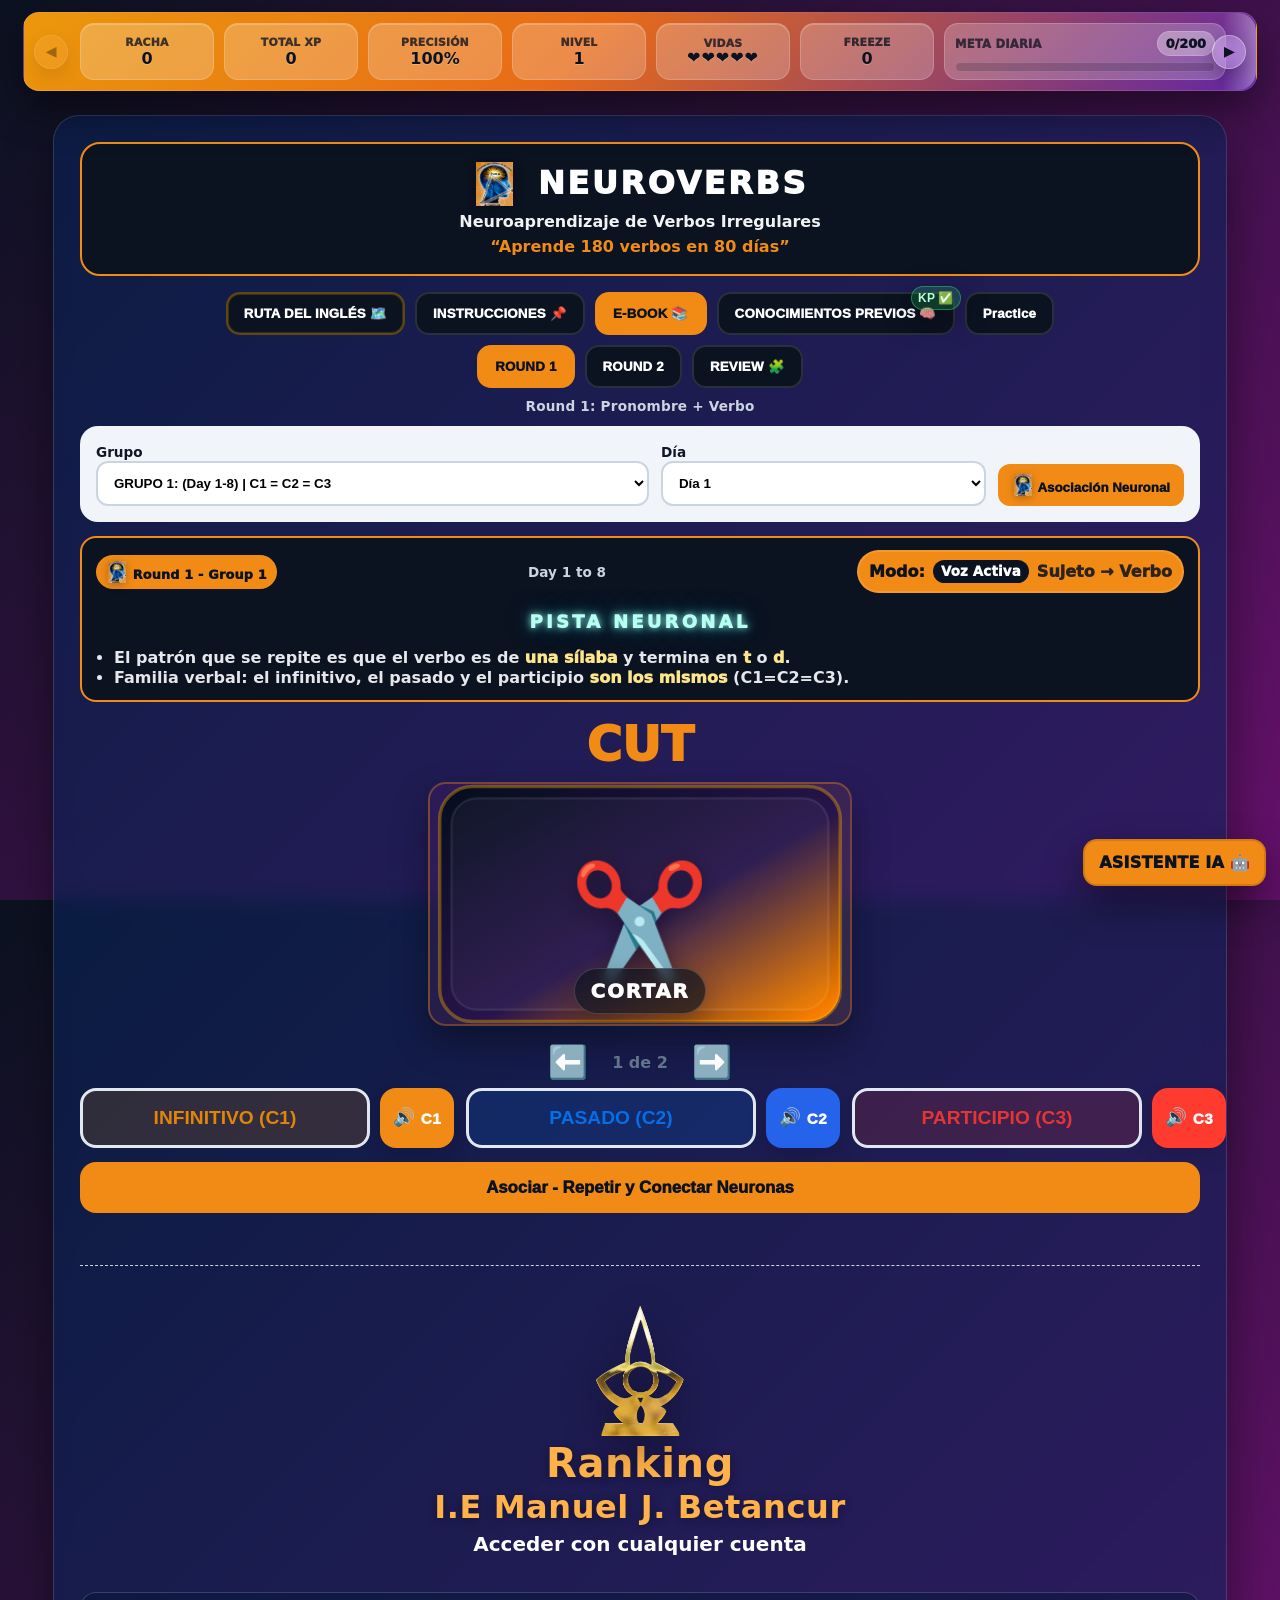
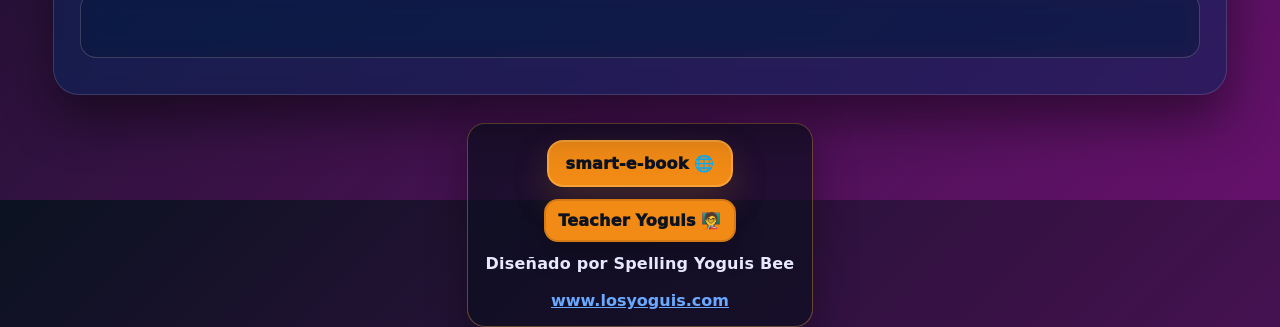
<file: neuroverbs.html>
<!DOCTYPE html>

<html lang="es">
<head>
<meta charset="utf-8"/>
<meta content="width=device-width, initial-scale=1.0, viewport-fit=cover" name="viewport"/>
<meta content="#0b1220" name="theme-color"/>
<meta content="yes" name="mobile-web-app-capable"/>
<meta content="yes" name="apple-mobile-web-app-capable"/>
<meta content="black-translucent" name="apple-mobile-web-app-status-bar-style"/>
<title>NEUROVERBS</title>

<!-- ✅ Mantener la vista siempre arriba al recargar/actualizar neuroverbs.html -->
<script>
  // ⚠️ Importante: NO usamos scrollIntoView() aquí porque la barra HUD fija
  // puede tapar el bloque superior en desktop y móvil. Forzamos top=0 varias veces.
  (function(){
    try{ if('scrollRestoration' in history) history.scrollRestoration = 'manual'; }catch(e){}

    function forceTop(){
      try{ window.scrollTo({ top: 0, left: 0, behavior: 'auto' }); }
      catch(e){ try{ window.scrollTo(0,0); }catch(_){} }
    }

    function forceTopSettled(){
      forceTop();
      requestAnimationFrame(forceTop);
      requestAnimationFrame(()=>requestAnimationFrame(forceTop));
      setTimeout(forceTop, 50);
      setTimeout(forceTop, 200);
    }

    window.addEventListener('DOMContentLoaded', forceTopSettled, { once:true });
    window.addEventListener('load', forceTopSettled, { once:true });
    window.addEventListener('pageshow', forceTopSettled);
  })();
</script>

<!-- Favicon Yoguis (embebido) -->

<link href="ui.css" rel="stylesheet"/>
  <!-- Icons (externos) -->

  <link rel="icon" href="favicon.ico">
  <link rel="icon" type="image/png" href="favicon.png">
  <link rel="apple-touch-icon" href="apple-touch-icon.png">

</head>
<body class="has-floating-stats">

<!-- ✅✅✅ CONSOLE GOOGLE -->
<script async="" defer="" src="https://accounts.google.com/gsi/client"></script>
<script src="nv-config.js"></script>

<!-- AUTH MOVED BELOW -->

<!-- ✅✅✅ BARRA DE PUNTOS FUERA DE .app -->
<div class="stats" id="statsBar">
<button class="statsNavBtn left" type="button" aria-label="Desplazar a la izquierda">◀</button>
  <button class="statsNavBtn right" type="button" aria-label="Desplazar a la derecha">▶</button>
<div class="statBox" data-tip="🔥 Tiros seguidos practicando. Si fallas o faltas, puede bajar (Freeze te protege)."><span class="stat-label">Racha</span><span class="stat-value" id="streak">0</span></div>
<div class="statBox" data-tip="⭐ Puntos acumulados por respuestas correctas en la app."><span class="stat-label">Total XP</span><span class="stat-value" id="xp">0</span></div>
<div class="statBox" data-tip="🎯 Porcentaje de aciertos: correctas ÷ intentos."><span class="stat-label">Precisión</span><span class="stat-value" id="acc">100%</span></div>
<div class="statBox" data-tip="🧬 Subes de nivel cada 250 XP (aprox.)."><span class="stat-label">Nivel</span><span class="stat-value" id="level">1</span></div>
<div class="statBox" data-tip="❤️ Intentos disponibles. Un error consume 1. Se recuperan con el tiempo."><span class="stat-label">Vidas</span><span class="stat-value heartsText" id="hearts">❤️❤️❤️❤️❤️</span></div>
<div class="statBox" data-tip="🧊 Protege tu racha cuando fallas o faltas. Se gana por hitos de racha."><span class="stat-label">Freeze</span><span class="stat-value" id="freeze">0</span></div>
<div aria-label="Meta diaria" class="goalBox" data-tip="📅 Objetivo de XP del día. Completa la meta para crear hábito y mantener el ritmo.">
<div class="goalTop">
<span class="goalLabel">Meta diaria</span>
<span class="goalValue" id="dailyGoalText">0/200</span>
</div>

<div class="goalBar"><div class="goalFill" id="dailyGoalFill"></div></div>
</div>

</div>

<!-- ✅✅✅ ACCESOS RÁPIDOS (ABAJO‑IZQUIERDA): ASISTENTE IA -->
<div class="float-actions float-actions-right" aria-label="Accesos rápidos">
  <a class="float-action ai-float" data-help="🤖 Abre el Asistente IA para resolver dudas, pedir ejemplos y practicar verbos." href="https://chatgpt.com/g/g-688f92ef15e88191a178208283c76eb6-neuro-aprendizaje-de-los-verbos-irregulares" rel="noopener" target="_blank" title="Abrir Asistente IA">ASISTENTE IA 🤖</a>
</div>
<div class="motivation-backdrop" id="motivationBackdrop"></div>
<div aria-live="polite" aria-modal="true" class="motivation" id="motivationToast" role="dialog">
<div class="motivation-card">
<button class="motivation-x" data-help="Cerrar este mensaje motivador." onclick="hideMotivation()" type="button">✕</button>
<div class="motivation-top">
<span class="motivation-badge">🔥 ¡Conexión exitosa!</span>
<span style="color:#cbd5e1;font-weight:900;">Siguiente paso: <b>CONJUGAR</b></span>
</div>

<div class="motivation-lines">
<div class="motivation-en" id="motivationEN"></div>
<div class="motivation-es" id="motivationES"></div>
</div>

<div class="motivation-action">
<button class="btn-conjugar" data-help="CONJUGAR: genera las oraciones y ejercicios del verbo actual." onclick="conjugarDesdeModal()" type="button">CONJUGAR ✅</button>
</div>

</div>
</div>

<div class="app">
<div class="brand" id="appBrand" tabindex="-1">
  <h1 id="appName"><span class="brandMark"><img src="assets/brain.png" alt="NEUROVERBS" class="brandLogo"></span> NEUROVERBS</h1>
  <div class="brandTag">Neuroaprendizaje de Verbos Irregulares</div>
  <div class="subtitle">“Aprende 180 verbos en 80 días”</div>
</div>

<div class="roundbar">
<!-- ✅ FILA 1: INSTRUCCIONES + E-BOOK + REVIEW -->
<div class="roundrow">
<button class="roundbtn ruta" data-help="Ruta del Inglés: checklist de progreso (sin XP) para dominar pronouns, verbs, tenses y linking words." onclick="window.location.href='ruta-del-ingles.html'" title="Ruta del Inglés" type="button">RUTA DEL INGLÉS 🗺️</button>
<button class="roundbtn" data-help="Guía rápida: cómo usar la app paso a paso." onclick="abrirInstrucciones()" title="Guía rápida: cómo usar la app paso a paso." type="button">INSTRUCCIONES 📌</button>
<button class="roundbtn ebook" data-help="Abre el e-book (Canva) dentro de la app." onclick="abrirEbook()" title="Abre el e-book (Canva) dentro de la app." type="button">E-BOOK 📚</button>
<button class="roundbtn kp" data-help="Conocimientos previos: pronombres, verbos, tiempos y conectores para empezar." onclick="window.location.href='conocimientos-previos.html'" title="Conocimientos previos" type="button">CONOCIMIENTOS PREVIOS 🧠 <span class="kpBtnBadge isPulse" id="kpBtnBadge" hidden>KP ✅</span></button>
<button class="roundbtn practice" style="text-transform:none;" data-help="Practice: práctica guiada de tiempos verbales." onclick="window.location.href='Practice.html'" title="Practice" type="button">Practice</button>
</div>

<!-- ✅ FILA 2: ROUND 1 + ROUND 2 + VOZ ACTIVA + VOZ PASIVA -->
<div class="roundrow">
<button class="roundbtn active" data-help="Round 1: Pronombre + Verbo (sin complemento). Cambia el modo de práctica." id="btnRound1" onclick="setRound(1)" title="Round 1: Pronombre + Verbo (sin complemento)." type="button">Round 1</button>
<button class="roundbtn" data-help="Round 2: Pronombre + Verbo + Complemento. Cambia el modo de práctica." id="btnRound2" onclick="setRound(2)" title="Round 2: Pronombre + Verbo + Complemento." type="button">Round 2</button>
<button class="roundbtn review" data-help="Review: repasa y gana XP extra con retos." onclick="abrirReview()" title="Review: repasa y gana XP extra con retos." type="button">REVIEW 🧩</button>
</div>

<!-- Hint -->
<div class="roundrow">
<span class="roundhint" id="roundHint">Round 1: Pronombre + Verbo</span>
</div>
</div>
<div class="top">
<div>
<label>Grupo</label>
<select id="sel-grupo" onchange="actualizarDias()"></select>
</div>
<div>
<label>Día</label>
<select id="sel-dia" onchange="cargarDia()"></select>
</div>
<button class="btn-mini" data-help="🧠 Asociación Neuronal: abre la pista neuronal del día (patrón C1=C2=C3) y ejemplos clave." onclick="abrirAyuda()"><img src="assets/brain.png" alt="" class="inlineLogo"> Asociación Neuronal</button>
</div>
<div class="hint" id="pistaBox">
<div class="hint-top">
<span class="hint-badge" id="pistaTitulo"><img src="assets/brain.png" alt="" class="inlineLogo"> Pista Neuronal</span>
<span class="hint-days" id="pistaDias"></span>
<div class="voiceChip" id="voiceChip">
<span>Modo:</span> <small id="voiceModeLabel">Voz Activa</small>
<span id="voiceModeMiniHint" style="opacity:.85;font-weight:950">Sujeto → Verbo</span>
</div>
</div>
<div class="neon-subtitle" id="pistaNeon">PISTA NEURONAL</div>
<ul id="pistaLista"></ul>
<div class="exNote" id="exNote"><span>⚠ EXCEPCIÓN:</span> <span id="exText"></span></div>
</div>
<div class="target" id="verbo-en">...</div>
<!-- ✅ Imagen asociada al verbo (cambia con el verbo actual) -->
<div class="verbIllustrationWrap">
<div aria-label="Imagen del verbo" class="verbIllustration" id="verbIllustration"></div>
</div>
<!-- ✅ Navegación (flechas) en la FILA DE ABAJO (separada del recuadro de la imagen) -->
<div class="navRowBelowIllustration">
<div class="nav" id="readingNav">
<button aria-label="Anterior" data-help="⬅️ Ir al verbo anterior del día (navegación)." onclick="cambiar(-1)">⬅️</button>
<span id="progreso2" style="font-weight:900; color:var(--muted);">0 de 0</span>
<button aria-label="Siguiente" data-help="➡️ Ir al siguiente verbo del día (navegación)." onclick="cambiar(1)">➡️</button>
</div>
</div>
<div class="inputs">
  <div class="inputWrap">
    <input autocomplete="off" id="c1" placeholder="INFINITIVO (C1)"/>
    <button class="listenMini listenC1" data-help="Escucha la pronunciación del verbo en C1 (Base)." onclick="hablarC1()" title="Escucha la pronunciación del verbo en C1 (Base)." type="button" aria-label="Escuchar C1">
      <span class="listenIcon">🔊</span><span class="listenTag">C1</span>
    </button>
  </div>
  <div class="inputWrap">
    <input autocomplete="off" id="c2" placeholder="PASADO (C2)"/>
    <button class="listenMini listenC2" data-help="Escucha la pronunciación del verbo en C2 (Pasado)." onclick="hablarC2()" title="Escucha la pronunciación del verbo en C2 (Pasado)." type="button" aria-label="Escuchar C2">
      <span class="listenIcon">🔊</span><span class="listenTag">C2</span>
    </button>
  </div>
  <div class="inputWrap">
    <input autocomplete="off" id="c3" placeholder="PARTICIPIO (C3)"/>
    <button class="listenMini listenC3" data-help="Escucha la pronunciación del verbo en C3 (Participio)." onclick="hablarC3()" title="Escucha la pronunciación del verbo en C3 (Participio)." type="button" aria-label="Escuchar C3">
      <span class="listenIcon">🔊</span><span class="listenTag">C3</span>
    </button>
  </div>
</div>
<button class="btn-main btn-associar" data-help="✅ Conectar Neuronas: valida C1/C2/C3. Si aciertas, sumas XP y avanzas." onclick="validar()">Asociar - Repetir y Conectar Neuronas</button>
<div id="msg"></div>
<div id="master">
<!-- ✅ Voz Activa / Voz Pasiva (al inicio de la sección de conjugaciones) -->
<div class="roundrow voiceRowInTables" style="margin: 8px 0 14px 0;">
<button class="roundbtn active" data-help="Voz activa: el sujeto realiza la acción." id="btnActive" onclick="setVoice('active')" title="Voz activa: el sujeto realiza la acción." type="button">VOZ ACTIVA</button>
<button class="roundbtn" data-help="Voz pasiva: el sujeto recibe la acción." id="btnPassive" onclick="setVoice('passive')" title="Voz pasiva: el sujeto recibe la acción." type="button">VOZ PASIVA</button>
</div>
<div id="tablas"></div>
<div id="spellingArea"></div>
<div id="practiceArea"></div>
<div id="readingArea"></div>
</div>
<footer style="margin-top:18px; padding-top:14px; border-top:1px dashed #cbd5e1; display:flex; align-items:center; gap:12px; flex-wrap:wrap; justify-content:center;">
<div class="nav" id="readingNavFooter" style="margin-top:0; display:none;">
<button aria-label="Anterior" data-help="⬅️ Ir al verbo anterior del día (navegación)." onclick="cambiar(-1)">⬅️</button>
<span id="progreso2Footer" style="font-weight:900; color:var(--muted);">0 de 0</span>
<button aria-label="Siguiente" data-help="➡️ Ir al siguiente verbo del día (navegación)." onclick="cambiar(1)">➡️</button>
</div>
<div style="flex-basis:100%; height:0;"></div>
<!-- Login antes del Ranking -->
<div class="rankHeader" style="text-align:center; margin:14px 0 10px 0;">
<div class="rankTitle" style="font-size:clamp(34px, 6vw, 54px); font-weight:900; letter-spacing:.6px; color:#ffb24a; text-shadow: 0 2px 10px rgba(0,0,0,.35); line-height:1;"><img alt="Logo Los Yoguis" src="assets/logo.png" style="width:clamp(70px, 14vw, 130px); height:auto; display:inline-block; vertical-align:middle; filter:drop-shadow(0 8px 20px rgba(0,0,0,.45));"/></div>
<div class="rankTitle" style="font-size:clamp(22px, 4vw, 40px); font-weight:900; letter-spacing:.6px; color:#ffb24a; text-shadow: 0 2px 10px rgba(0,0,0,.35); margin-top:4px;">Ranking</div>
<div class="rankTitle" style="font-size:clamp(18px, 3.4vw, 32px); font-weight:900; letter-spacing:.6px; color:#ffb24a; text-shadow: 0 2px 10px rgba(0,0,0,.35); margin-top:2px;">I.E Manuel J. Betancur</div>
<div class="authDomainLabel" style="margin-top:6px; font-size:clamp(14px, 2.2vw, 20px); font-weight:800; color:#fff;">Acceder con @iemanueljbetancur.edu.co</div>
</div>
<div class="authBar" id="authBar">
<div data-help="🔑 Inicia sesión con Google para guardar tus XP y aparecer en el ranking. Solo estudiantes de la I.E Manuel J. Betancur." id="googleBtn"></div>
<div class="movaDemoBadge" id="movaDemoBadge" style="display:none;">🚀 Modo demo activo · Invitado MOVA · Juan Carlos · sin ranking real</div>
<div class="userChip" id="userChip" style="display:none;">
<img alt="Foto" id="userPic"/>
<div class="userMeta">
<div class="userName" id="userName">Usuario</div>
<div class="userEmail" id="userEmail">—</div>
</div>
</div>
</div>
<!-- Ranking abajo (paginado 10 por página) -->
<div class="leaderboardWrap" id="leaderboardSection" style="display:none;">
<div class="lbHeader">
<h3 style="margin:0;">🏆 Ranking (Todos - paginado)</h3>
<div class="lbControls" style="display:flex; gap:10px; align-items:center;">
<button class="lbBtn" data-help="◀ Página anterior del ranking (muestra 5 usuarios por página)." id="lbPrevBtn" onclick="lbPrev()" type="button">◀</button>
<span id="lbPageInfo" style="opacity:.9; font-weight:700;">1</span>
<button class="lbBtn" data-help="▶ Página siguiente del ranking (muestra 5 usuarios por página)." id="lbNextBtn" onclick="lbNext()" type="button">▶</button>
<button class="lbBtn" data-help="🔄 Actualizar ranking: recarga participantes y XP desde la base de datos." onclick="cargarLeaderboard()" type="button">Actualizar</button>
</div>
</div>
<p class="lbNote" id="lbStatus">Inicia sesión para ver el ranking.</p>
<div class="lbList" id="leaderboardList"></div>
<div class="lbFollowWrap" style="display:flex; flex-direction:column; align-items:center; justify-content:center; gap:10px; margin:14px 0 2px 0;">
  <button class="lbBtn" id="btnRankingGlobal" type="button"
          data-help="🌍 Ver el Ranking Global (hoja publicada) en un modal dentro de la app."
          onclick="abrirRankingGlobal()"
          style="text-decoration:none; padding:12px 18px; border-radius:999px; font-weight:900; letter-spacing:.2px;
                 background: linear-gradient(135deg, rgba(255, 178, 74, .95), rgba(255, 74, 160, .95));
                 color:#08101c; border:1px solid rgba(255,255,255,.22);
                 box-shadow: 0 10px 24px rgba(0,0,0,.30);">
    🌍 Ranking Global
  </button>
  <a class="lbBtn" id="btnSeguimiento" href="seguimiento-estudiantes.html"
     style="text-decoration:none; padding:12px 18px; border-radius:999px; font-weight:900; letter-spacing:.2px;
            background: linear-gradient(135deg, rgba(0, 255, 178, .95), rgba(0, 140, 255, .95));
            color:#08101c; border:1px solid rgba(255,255,255,.22);
            box-shadow: 0 10px 24px rgba(0,0,0,.30);">
    📊 Seguimiento a estudiantes
  </a>
</div>
<p class="lbNote" style="text-align:center; margin:8px auto 0 auto; max-width:780px; opacity:.85;">
  Este panel muestra tu progreso (XP, racha, precisión, logros, errores frecuentes) y tu actividad en los módulos de la app.
</p>

</div>
</footer>
</div>
<div class="overlay" id="overlay">
<div class="modal">
<h2><img src="assets/brain.png" alt="" class="inlineLogo"> Red neuronal del día</h2>
<div id="ayuda"></div>
<button class="btn-main" data-help="Volver al ejercicio: cierra la Red Neuronal." onclick="cerrarAyuda()" style="margin-top:14px">ASOCIAR ✅</button>
</div>
</div>

<!-- ✅ MODAL: INSTRUCCIONES -->
<div class="overlay" id="instOverlay" style="display:none;">
<div class="modal modal-top">
<h2 style="margin-bottom:10px;">📌 Instrucciones</h2>
<div class="instIntro" style="margin:6px 0 14px; padding:12px 14px; border-radius:14px; background:rgba(245,158,11,.10); border:1px solid rgba(245,158,11,.25); color:#0f172a; line-height:1.35;">
<div style="font-weight:900; margin-bottom:6px;">🎮 Bienvenido/a</div>
<div style="font-size:0.98rem;"><p style="margin:0 0 10px;">Este Ambiente Virtual de Aprendizaje (AVA) integra un <strong>sistema interactivo</strong> creado por <strong>Spelling Yoguis Bee</strong> para dominar <strong>180 verbos irregulares</strong> en inglés de forma práctica y progresiva. La metodología se basa en el <strong>neuroaprendizaje</strong>, combinando ejercicios de <strong>asociación</strong> y <strong>repetición</strong> para potenciar la retención y la comprensión.</p>
<p style="margin:0 0 10px;">A través de distintos niveles de dificultad, el estudiante practica la <strong>voz activa y la voz pasiva</strong>, acumula <strong>puntos de experiencia (XP)</strong> y avanza en un <strong>ranking competitivo</strong> que motiva el progreso. La plataforma incorpora recursos multimedia como <strong>audios de pronunciación</strong>, <strong>libros electrónicos en Canva</strong>, <strong>sitio web de apoyo</strong> y un <strong>asistente de inteligencia artificial</strong> que guía el estudio y resuelve dudas.</p>
<p style="margin:0;">El proceso incluye fases de <strong>asociación</strong>, <strong>práctica</strong> y <strong>revisión de errores</strong>, asegurando el dominio de las tres formas básicas del verbo (<strong>infinitivo, pasado y participio</strong>) y su aplicación en <strong>Presente Simple, Pasado Simple y Presente Perfecto</strong>, mediante oraciones <strong>afirmativas, negativas e interrogativas</strong>.</p></div></div>
<div class="instHero" style="margin:10px 0 14px;">
<img alt="Aprende 180 Verbos en 80 Días: Guía Rápida" loading="lazy" src="assets/guia-rapida.webp" style="width:100%;height:auto;border-radius:16px;box-shadow:0 10px 26px rgba(15,23,42,.20);border:1px solid rgba(15,23,42,.08);"/>
</div>

<!-- ✅ Audio guía (Instrucciones) -->
<div class="instAudio" style="margin:10px 0 16px; padding:12px 12px; border-radius:14px; background:rgba(99,102,241,.10); border:1px solid rgba(99,102,241,.22);">
<div style="font-weight:900; color:#0f172a; margin-bottom:8px;">🎧 Audio guía</div>
<audio controls="" preload="none" style="width:100%; max-width:100%; outline:none;">
<source src="Audiio.m4a" type="audio/mp4"/>
<source src="Audiio.m4a" type="audio/x-m4a"/>
          Tu navegador no soporta audio HTML5.
        </audio>
</div>

<!-- Video guía (Instrucciones) -->
<div class="instVideo" style="margin:10px 0 16px; padding:14px; border-radius:16px; background:rgba(99,102,241,.10); border:1px solid rgba(99,102,241,.22);">
<div style="font-weight:900; color:#0f172a; margin-bottom:8px;">🎬 Video guía</div>
<div style="position: relative; width: 100%; height: 0; padding-top: 56.2500%;
 padding-bottom: 0; box-shadow: 0 2px 8px 0 rgba(63,69,81,0.16); margin-top: 1.6em; margin-bottom: 0.9em; overflow: hidden;
 border-radius: 8px; will-change: transform;">
<iframe allow="fullscreen" allowfullscreen="allowfullscreen" loading="lazy" src="https://www.canva.com/design/DAG811r4OEw/6VRHvofd4IHQyI4HQLLO2g/watch?embed" style="position: absolute; width: 100%; height: 100%; top: 0; left: 0; border: none; padding: 0;margin: 0;">
</iframe>
</div>
<a data-help="🎬 Abrir el video guía en Canva (nueva pestaña)." href="https://www.canva.com/design/DAG811r4OEw/6VRHvofd4IHQyI4HQLLO2g/watch?utm_content=DAG811r4OEw&amp;utm_campaign=designshare&amp;utm_medium=embeds&amp;utm_source=link" rel="noopener" target="_blank">Video App Neuroverbs</a> de Spelling Yoguis Bee
      </div>

<!-- ✅ PDF guía (Instrucciones) -->
<div class="instPDF" style="margin:10px 0 16px; padding:12px 12px; border-radius:14px; background:rgba(99,102,241,.10); border:1px solid rgba(99,102,241,.22);">
<div style="font-weight:900; color:#0f172a; margin-bottom:8px;">📄 PDF guía</div>
<div style="width:100%; height:420px; max-height:60vh; border-radius:10px; overflow:hidden; box-shadow:0 2px 8px 0 rgba(63,69,81,0.16);">
<iframe loading="lazy" src="presentacion.pdf" style="width:100%; height:100%; border:0; margin:0; padding:0;"></iframe>
</div>
<div style="margin-top:8px;">
<a data-help="📄 Abrir el PDF guía en una nueva pestaña." href="presentacion.pdf" rel="noopener" style="font-weight:850; color:#1d4ed8; text-decoration:underline;" target="_blank">Abrir PDF en otra pestaña ↗️</a>
</div>
</div>
<div style="color:#0f172a; font-weight:850; line-height:1.45rem;">
<ol style="margin:0; padding-left:18px;">
<li style="margin-bottom:12px;"><b>Primero:</b> lee el <b>E-book</b> antes de empezar para entender el método de neuroaprendizaje. 
            <a data-help="📚 Abrir el e-book en Canva (nueva pestaña)." href="https://www.canva.com/design/DAGiaYgaOxs/RMCSehA1T8Sm35n6gK9lnQ/view" rel="noopener" style="font-weight:950;color:var(--primary);text-decoration:underline;" target="_blank">Abrir e-book en Canva ↗️</a></li>
<li style="margin-bottom:12px;"><b>Elige Round:</b> Round 1 (básico) o Round 2 (con complemento).</li>
<li style="margin-bottom:12px;"><b>Selecciona Grupo y Día</b> para cargar la lista del reto.</li>
<li style="margin-bottom:12px;"><b>Conjuga:</b> escribe C1/C2/C3 y pulsa <b>Conectar Neuronas</b>.</li>
<li style="margin-bottom:12px;"><b>Al acertar:</b> abre <b>Tablas</b> + <b>Practice</b> + <b>Reading</b> y suma XP.</li>
<li style="margin-bottom:0;"><b>Audio:</b> usa 🔊 para escuchar y mejorar pronunciación.</li>
</ol>
<div style="margin-top:16px; background:#fff7ed; border:1px dashed #fdba74; border-radius:16px; padding:14px 16px;">
<div style="font-weight:950; color:#7c2d12; font-size:1.05rem;">🟠 Tip motivador: Practica los verbos de cada día con constancia. En el Round 1, enfócate solo en el pronombre + el verbo. Luego, en el Round 2, sube el nivel con pronombre + verbo + complemento. ¡Paso a paso, tu fluidez se fortalece! 🚀</div>
</div>
<button class="btn-main" data-help="✅ Cerrar instrucciones y empezar la práctica." onclick="cerrarInstrucciones()" style="margin-top:16px; width:100%;">ENTENDIDO ✅</button>
</div>
</div>
</div>

<!-- ✅ MODAL: E-BOOK (Canva) -->
<div class="overlay" id="ebookOverlay" style="display:none;">
<div class="modal modal-top">
<h2 style="margin-bottom:10px;">📚 E-book (Canva)</h2>
<a class="btn-main btn-link" data-help="📚 Abrir el e-book completo en Canva (nueva pestaña)." href="https://www.canva.com/design/DAGiaYgaOxs/RMCSehA1T8Sm35n6gK9lnQ/view" rel="noopener" style="width:100%; margin-top:8px; background:#0b1220; color:#fff; border:2px solid rgba(0,0,0,.12);" target="_blank">ABRIR EN CANVA ↗️</a>
<div class="canva-embed">
<iframe allow="fullscreen" allowfullscreen="allowfullscreen" loading="lazy" src="https://www.canva.com/design/DAGiaYgaOxs/RMCSehA1T8Sm35n6gK9lnQ/view?embed">
</iframe>
</div>
<button class="btn-main" data-help="Cerrar el e-book y volver a la práctica." onclick="cerrarEbook()" style="margin-top:14px; width:100%;">CERRAR ✖️</button>
</div>
</div>

<!-- ✅ MODAL: REVIEW (errores recientes) -->
<div class="overlay" id="reviewOverlay">
<div class="modal">
<h2>🧩 Review — Errores recientes</h2>
<div style="color:#334155;font-weight:850;line-height:1.35rem;">
        Aquí ves tus últimos errores para volverlos a intentar . 
        <br/>Tip: corrige primero los que más se repiten.
      </div>
<div class="review-list" id="reviewList"></div>
<div style="display:flex;gap:10px;flex-wrap:wrap;margin-top:14px;justify-content:flex-end;">
<button class="btn-main" data-help="🧹 Limpiar: borra la lista de errores para empezar de nuevo." onclick="limpiarReview()" style="width:auto;padding:12px 14px;" type="button">LIMPIAR 🧹</button>
<button class="btn-main" data-help="Cerrar el Review y volver a la app." onclick="cerrarReview()" style="width:auto;padding:12px 14px;" type="button">CERRAR ✅</button>
</div>
</div>
</div>


<!-- ✅ MODAL: RANKING GLOBAL (Google Sheets publicado) -->
<div class="overlay" id="globalRankingOverlay" style="display:none;">
  <div class="modal modal-top">
    <h2 style="margin-bottom:10px;">🌍 Ranking Global</h2>

    <div style="width:100%; height:72vh; max-height:72vh; border-radius:12px; overflow:hidden; border:1px solid rgba(15,23,42,.12);
                box-shadow:0 10px 26px rgba(15,23,42,.20); background:#fff;">
      <iframe
        src="https://docs.google.com/spreadsheets/d/e/2PACX-1vQ4AY3kQOIsRM-6TJIWJVr2MDtRTcE3gJvwu1KBKQy3SVSViXTYBRZ-tXCjODwwsaLgRfGixyYoe2Zh/pubhtml?gid=1102861025&amp;single=true&amp;widget=true&amp;headers=false"
        style="width:100%; height:100%; border:0; margin:0; padding:0;"
        loading="lazy"
        referrerpolicy="no-referrer-when-downgrade"
        title="Ranking Global">
      </iframe>
    </div>

    <button class="btn-main" data-help="Cerrar Ranking Global y volver a la app." onclick="cerrarRankingGlobal()" style="margin-top:14px; width:100%;">CERRAR ✖️</button>
  </div>
</div>

<footer class="appFooter" role="contentinfo">
  <div class="footerInner">
    <div class="footerTopRow" aria-label="Smart E-book">
      <a class="footerBtn footerBtn--highlight"
         data-help="🌐 Abrir el Smart‑E‑Book (Google Sites) en una pestaña nueva."
         href="https://sites.google.com/iemanueljbetancur.edu.co/smartebook/inicio"
         onclick="abrirWeb(); return false;"
         target="_blank" rel="noopener">smart-e-book 🌐</a>

      <a class="footerBtn footerBtn--secondary"
         data-help="🧑‍🏫 Abrir Teacher Yoguis (módulos de práctica) en esta app."
         href="teacher-yoguis.html">Teacher Yoguis 🧑‍🏫</a>
    </div>

    <div class="footerMetaRow" aria-label="Créditos y sitio">
      <div class="footerBy">Diseñado por <b>Spelling Yoguis Bee</b></div>
    </div>

    <div class="footerSiteRow" aria-label="Sitio web">
      <a class="footerLink"
         data-help="🌐 Abrir el sitio oficial de Los Yoguis (recursos y proyectos)."
         href="https://sites.google.com/view/losyoguis/los-yoguis"
         target="_blank" rel="noopener">www.losyoguis.com</a>
    </div>
  </div>
</footer>

<div aria-hidden="true" id="globalTooltip">
<div class="gt-title" id="gtTitle" style="display:none"></div>
<div class="gt-text" id="gtText"></div>
<div class="gt-arrow" id="gtArrow"></div>
</div>

<!-- desde mjb -->

<script>
  (function () {
    const hash = (location.hash || "").replace(/^#/, "");
    const params = new URLSearchParams(hash);
    const idToken = params.get("id_token");

    if (idToken) {
      // Guarda el token (ajusta la key como quieras)
      localStorage.setItem("mjb_id_token", idToken);

      // Limpia el hash para que no quede visible
      history.replaceState(null, "", location.pathname + location.search);
      console.log("✅ Token recibido desde MJB login");
    }
  })();
</script>

<!-- XP sync watcher removed: XP is synced only from exercise actions + server fetch to avoid double-counting -->

<script>
(function(){
  try{
    const cfgDom = (window.NEUROVERBS_CONFIG ? window.NEUROVERBS_CONFIG.allowedDomain : undefined);
    const d = (cfgDom !== undefined ? cfgDom : (localStorage.getItem("ALLOWED_DOMAIN_NV") || "iemanueljbetancur.edu.co"));
const el = document.querySelector(".authDomainLabel");
    if (el) el.textContent = d ? ("Acceder con @" + d) : "Acceder con cualquier cuenta";
  }catch(_){}
})();
</script>


<script>
  // ✅ Modal: Ranking Global
  function abrirRankingGlobal(){
    const ov = document.getElementById("globalRankingOverlay");
    if(!ov) return;
    ov.style.display = "flex";
    document.body.classList.add("modal-open");
  }
  function cerrarRankingGlobal(){
    const ov = document.getElementById("globalRankingOverlay");
    if(!ov) return;
    ov.style.display = "none";
    document.body.classList.remove("modal-open");
  }
  // Cerrar al hacer click en el fondo y con ESC
  (function(){
    const ov = document.getElementById("globalRankingOverlay");
    if(!ov) return;
    ov.addEventListener("click", function(e){
      if(e.target === ov) cerrarRankingGlobal();
    });
    document.addEventListener("keydown", function(e){
      if(e.key === "Escape" && ov.style.display === "flex") cerrarRankingGlobal();
    });
  })();
</script>

<script src="core.js"></script>
  <!-- DB helpers (hidden) -->
  <a href="verbs.html" style="display:none">verbs</a>
  <a href="verbs2.html" style="display:none">verbs2</a>
  <a href="index.html" style="display:none">mjb</a>

<script>
  // Mostrar insignia KP si el estudiante ya completó 7/7
  (function(){
    const KP_BADGE_KEY = "yoguis_kp_badge_v1";
    function safeGet(k){ try{ return localStorage.getItem(k);}catch(e){ return null; } }
    function show(){
      const badge = document.getElementById("kpBtnBadge");
      if(!badge) return;
      const raw = safeGet(KP_BADGE_KEY);
      if(raw){
        badge.hidden = false;
      }else{
        badge.hidden = true;
      }
    }
    window.addEventListener("DOMContentLoaded", show);
    // por si vuelve desde KP sin recargar duro
    window.addEventListener("pageshow", show);
    window.addEventListener("storage", show);
  })();
</script>
<script src="logout-widget.js"></script>
</body>

</html>
</file>
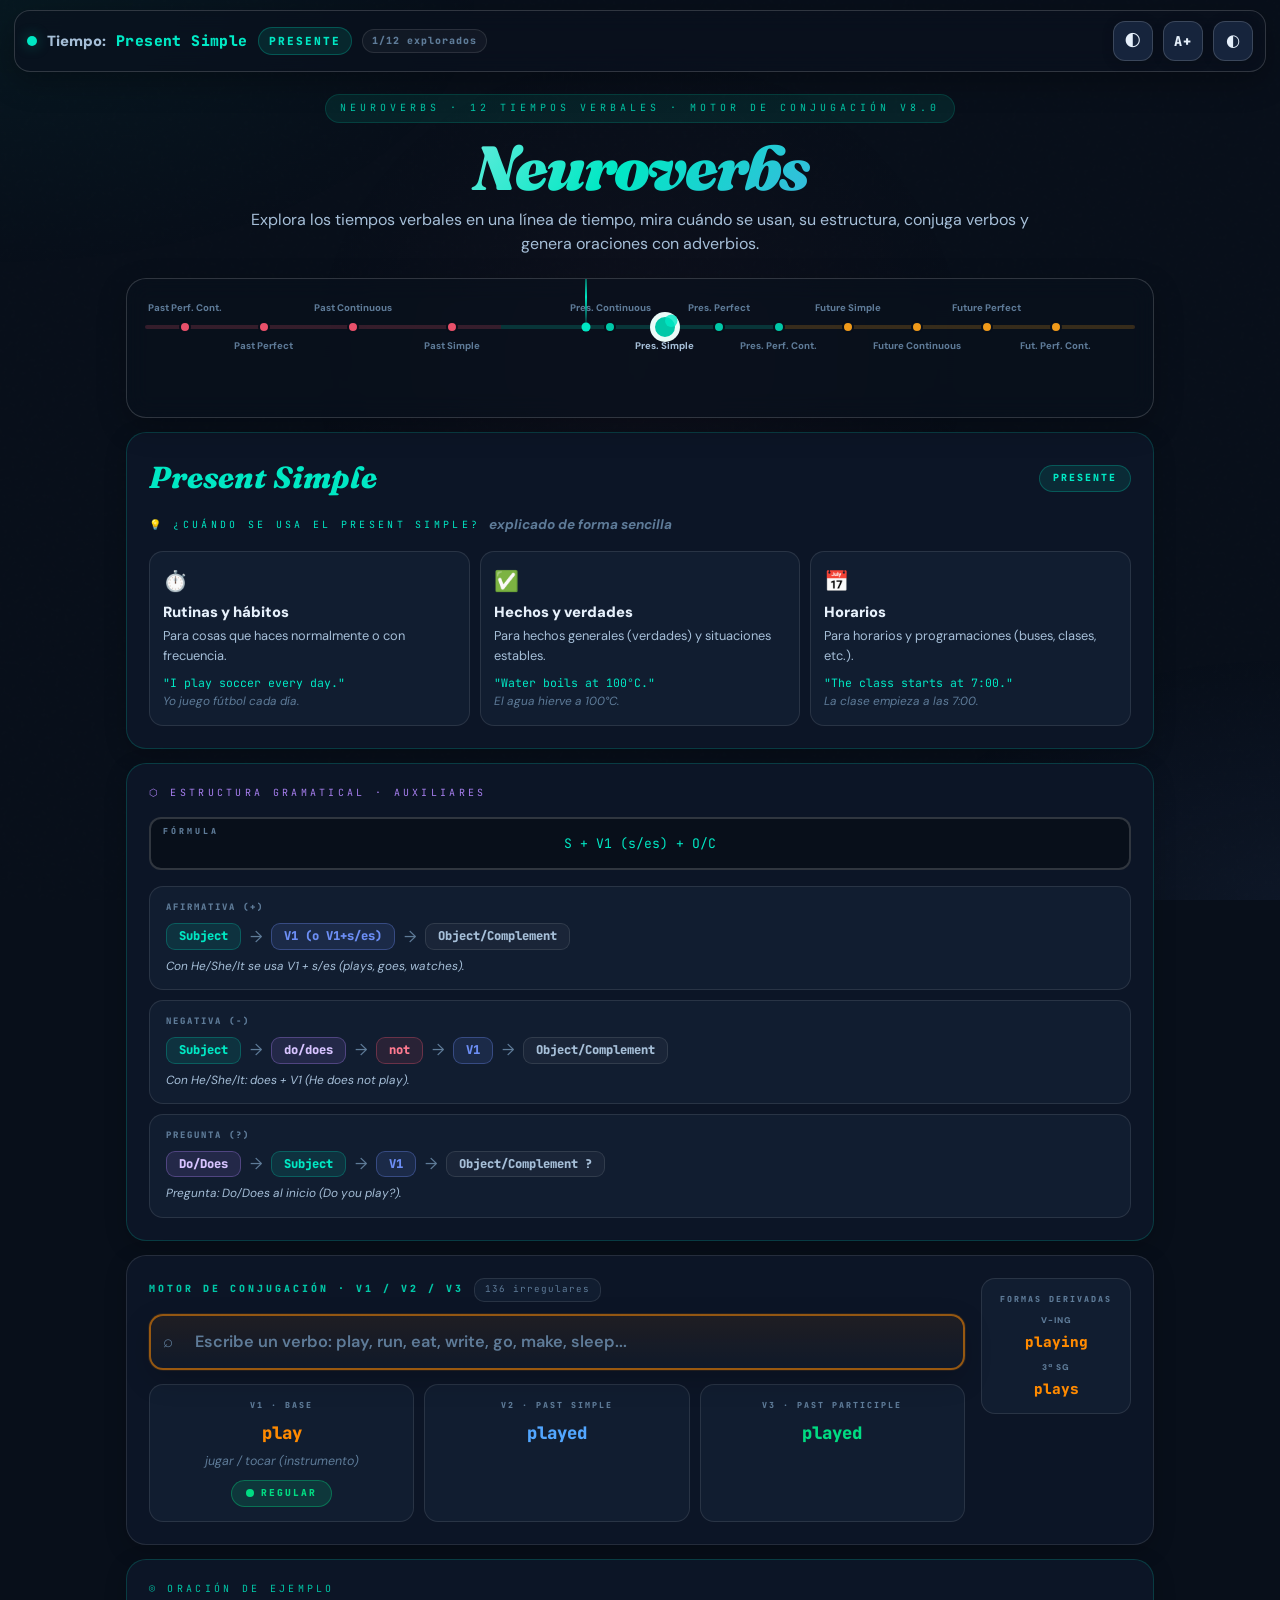
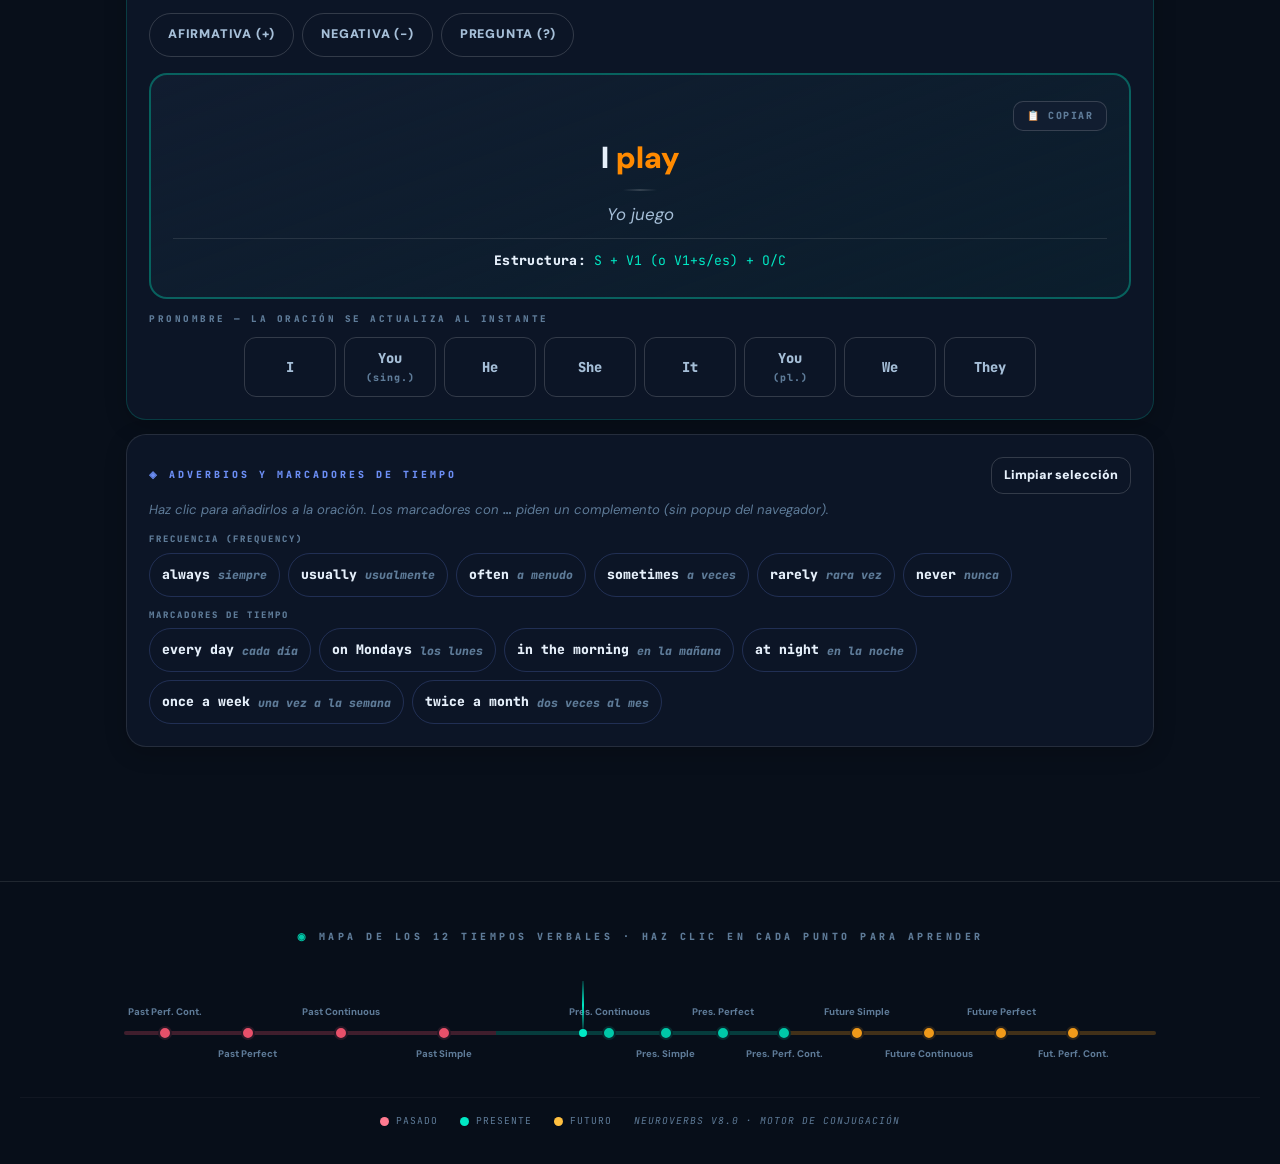
<file: practice.html>
<!DOCTYPE html>
<html lang="es">
<head>
<meta charset="UTF-8" />
<meta name="viewport" content="width=device-width, initial-scale=1.0, viewport-fit=cover" />
<title>Neuroverbs · TenseMaster v8.0</title>
<link href="https://fonts.googleapis.com/css2?family=Fraunces:ital,opsz,wght@0,9..144,700;0,9..144,900;1,9..144,400&family=DM+Sans:ital,wght@0,300;0,400;0,500;0,700;1,400&family=JetBrains+Mono:wght@400;600;700&display=swap" rel="stylesheet" />
<style>
/* =========================================================
   Neuroverbs v8.0 — Mejoras completas
   - Modal nativo reemplaza prompt()
   - URL hash routing
   - Autocomplete de verbos
   - Botón copiar oración
   - Cobertura español ampliada
   - UX mobile mejorada
   - Estadísticas de tiempos visitados
   - Animaciones refinadas
========================================================= */

html { font-size: 16px; scroll-behavior: smooth; }
html.bigtext { font-size: 18px; }

body {
  font-family: 'DM Sans', system-ui, -apple-system, Segoe UI, Roboto, sans-serif;
  background: var(--bg); color: var(--tx);
  min-height: 100vh; overflow-x: hidden;
  font-size: 1.02rem; line-height: 1.5;
}

:root {
  --bg: #080f1a;
  --s1: #0c1526;
  --s2: #111d30;
  --s3: #16243c;
  --s4: #1c2d48;
  --b0: rgba(255,255,255,.04);
  --b1: rgba(255,255,255,.10);
  --b2: rgba(255,255,255,.16);
  --b3: rgba(255,255,255,.26);
  --tx:  #e6f0fb;
  --tx2: #a6bfd8;
  --tx3: #5e7b98;
  --teal: #00c8a8;
  --teal2: #00e8c4;
  --teal3: #b3fff4;
  --teal-a: rgba(0,200,168,.10);
  --teal-b: rgba(0,200,168,.18);
  --past:  #e8506a;
  --past2: #ff7a90;
  --past-a: rgba(232,80,106,.11);
  --pres:  #00c8a8;
  --pres2: #00e8c4;
  --pres-a: rgba(0,200,168,.10);
  --fut:  #f09a1a;
  --fut2: #ffc040;
  --fut-a: rgba(240,154,26,.10);
  --indigo: #6c8ef5;
  --indigo-a: rgba(108,142,245,.12);
  --violet: #a87ff0;
  --violet-a: rgba(168,127,240,.12);
  --reg-bg: rgba(0,220,130,.14);
  --reg-c: #00dc82;
  --reg-bd: rgba(0,220,130,.35);
  --irr-bg: rgba(255,100,120,.14);
  --irr-c: #ff7a90;
  --irr-bd: rgba(255,100,120,.35);
  --v1: #ff8a00;
  --v2: #52a6ff;
  --v3: #00dc82;
  --adv-es: #6c8ef5;
  --tm-es: #a87ff0;
  --theme-speed: .35s;
  --topbar-h: 72px;
  --modal-z: 100000;
}

html.light {
  --bg: #f2f7fd;
  --s1: #ffffff;
  --s2: #eef5ff;
  --s3: #e3eefc;
  --s4: #d6e6f8;
  --b0: rgba(0,0,0,.04);
  --b1: rgba(0,0,0,.10);
  --b2: rgba(0,0,0,.16);
  --b3: rgba(0,0,0,.24);
  --tx: #0d2138;
  --tx2: #37516b;
  --tx3: #6f8aa4;
  --teal: #00a888;
  --teal2: #008c70;
  --teal3: #0d2138;
  --teal-a: rgba(0,168,136,.10);
  --teal-b: rgba(0,168,136,.20);
  --past: #c8334e;
  --past2: #a01e38;
  --past-a: rgba(200,51,78,.09);
  --pres: #00a888;
  --pres2: #007a60;
  --pres-a: rgba(0,168,136,.09);
  --fut: #c87200;
  --fut2: #a05800;
  --fut-a: rgba(200,114,0,.10);
  --indigo: #3d5ecc;
  --indigo-a: rgba(61,94,204,.10);
  --violet: #7048c8;
  --violet-a: rgba(112,72,200,.12);
  --reg-bg: rgba(0,160,90,.12);
  --reg-c: #007040;
  --reg-bd: rgba(0,160,90,.30);
  --irr-bg: rgba(180,40,60,.10);
  --irr-c: #a01e38;
  --irr-bd: rgba(180,40,60,.28);
  --v1: #c87200;
  --v2: #2b6fdd;
  --v3: #007040;
  --adv-es: #3d5ecc;
  --tm-es: #7048c8;
}

html.hc { --tx:#fff; --tx2:#e9f1ff; --tx3:#c7dcff; --b1:rgba(255,255,255,.22); --b2:rgba(255,255,255,.34); --b3:rgba(255,255,255,.44); }
html.light.hc { --tx:#000; --tx2:#0f1f33; --tx3:#2f4e70; --b1:rgba(0,0,0,.20); --b2:rgba(0,0,0,.30); --b3:rgba(0,0,0,.40); }

*, *::before, *::after { box-sizing: border-box; margin: 0; padding: 0; }
*, *::before, *::after {
  transition: background-color var(--theme-speed) ease, border-color var(--theme-speed) ease,
              color var(--theme-speed) ease, box-shadow var(--theme-speed) ease, transform .18s ease;
}
::selection { background: rgba(0,200,168,.25); color: var(--teal3); }

body::before {
  content: ''; position: fixed; inset: 0; pointer-events: none; z-index: 0;
  background:
    radial-gradient(ellipse 70% 55% at 0% 0%,    rgba(0,200,168,.05) 0%, transparent 55%),
    radial-gradient(ellipse 55% 50% at 100% 100%, rgba(108,142,245,.06) 0%, transparent 55%),
    radial-gradient(ellipse 45% 60% at 50% 40%,  rgba(232,80,106,.03) 0%, transparent 60%);
}
html.light body::before {
  background:
    radial-gradient(ellipse 70% 55% at 0% 0%,    rgba(0,168,136,.06) 0%, transparent 55%),
    radial-gradient(ellipse 55% 50% at 100% 100%, rgba(61,94,204,.05) 0%, transparent 55%),
    radial-gradient(ellipse 45% 60% at 50% 40%,  rgba(200,51,78,.03) 0%, transparent 60%);
}
body::after {
  content: ''; position: fixed; inset: 0; pointer-events: none; z-index: 0; opacity: .28;
  background-image: url("data:image/svg+xml,%3Csvg viewBox='0 0 256 256' xmlns='http://www.w3.org/2000/svg'%3E%3Cfilter id='n'%3E%3CfeTurbulence type='fractalNoise' baseFrequency='.8' numOctaves='4' stitchTiles='stitch'/%3E%3C/filter%3E%3Crect width='100%25' height='100%25' filter='url(%23n)' opacity='.04'/%3E%3C/svg%3E");
}
html.light body::after { opacity: .14; }

/* ── TOP BAR ── */
.topbar {
  position: fixed;
  left: 14px; right: 14px;
  top: calc(env(safe-area-inset-top) + 10px);
  z-index: 99999;
  display: flex; align-items: center; justify-content: space-between; gap: 12px;
  padding: 10px 12px;
  border-radius: 16px; border: 1px solid var(--b2);
  background: rgba(10,18,30,.60);
  backdrop-filter: blur(12px); -webkit-backdrop-filter: blur(12px);
  box-shadow: 0 10px 30px rgba(0,0,0,.28);
}
html.light .topbar { background: rgba(255,255,255,.86); box-shadow: 0 10px 30px rgba(0,0,0,.10); }

.topbar-info { display: flex; align-items: center; gap: 10px; min-width: 0; flex: 1 1 auto; }
.ts-dot { width: 10px; height: 10px; border-radius: 50%; background: var(--teal2); box-shadow: 0 0 12px rgba(0,200,168,.45); flex: 0 0 auto; }
.ts-txt { color: var(--tx2); font-weight: 900; font-size: .92rem; white-space: nowrap; }
.ts-name { font-family: 'JetBrains Mono', monospace; font-weight: 900; font-size: .92rem; letter-spacing: .4px; white-space: nowrap; overflow: hidden; text-overflow: ellipsis; max-width: 44vw; }
.ts-zone { font-family: 'JetBrains Mono', monospace; font-weight: 900; font-size: .70rem; letter-spacing: 2px; text-transform: uppercase; padding: 5px 10px; border-radius: 999px; border: 1px solid var(--b2); color: var(--tx); flex: 0 0 auto; }
.topbar-actions { display: flex; align-items: center; gap: 10px; flex: 0 0 auto; }

.tbtn {
  width: 40px; height: 40px; border-radius: 12px; border: 1px solid var(--b2);
  background: var(--s3); color: var(--tx); box-shadow: 0 2px 12px rgba(0,0,0,.18);
  display: grid; place-items: center;
}
html.light .tbtn { box-shadow: 0 2px 12px rgba(0,0,0,.08); }
.tbtn:hover { transform: translateY(-1px); box-shadow: 0 6px 20px rgba(0,200,168,.18); }
.tbtn[aria-pressed="true"] { background: var(--teal-a); border-color: var(--teal); color: var(--teal2); }
.tbtn small { font-family: 'JetBrains Mono', monospace; font-weight: 900; letter-spacing: 1px; }

/* Stats badge en topbar */
.ts-progress {
  display: flex; align-items: center; gap: 5px;
  padding: 4px 9px; border-radius: 99px;
  border: 1px solid var(--b1);
  background: var(--b0);
  font-family: 'JetBrains Mono', monospace;
  font-size: .62rem; font-weight: 900;
  color: var(--tx3); white-space: nowrap;
  letter-spacing: 1px;
}

@media(max-width: 520px) {
  .topbar { flex-wrap: wrap; justify-content: flex-start; }
  .topbar-info { justify-content: flex-start; flex-wrap: wrap; }
  .ts-name { max-width: 80vw; }
  .topbar-actions { margin-left: auto; }
  .ts-progress { display: none; }
}

/* Layout */
.wrap {
  position: relative; z-index: 1;
  max-width: 1060px; margin: 0 auto;
  padding: calc(var(--topbar-h, 72px) + 32px) 16px 80px;
}

/* Cards */
@keyframes fu { from { opacity: 0; transform: translateY(18px); } to { opacity: 1; transform: none; } }
.a0 { opacity: 0; animation: fu .55s cubic-bezier(.22,1,.36,1) .05s both; }
.a1 { opacity: 0; animation: fu .55s cubic-bezier(.22,1,.36,1) .14s both; }
.a2 { opacity: 0; animation: fu .55s cubic-bezier(.22,1,.36,1) .23s both; }
.a3 { opacity: 0; animation: fu .55s cubic-bezier(.22,1,.36,1) .32s both; }
.a4 { opacity: 0; animation: fu .55s cubic-bezier(.22,1,.36,1) .41s both; }
.a5 { opacity: 0; animation: fu .55s cubic-bezier(.22,1,.36,1) .50s both; }
.a6 { opacity: 0; animation: fu .55s cubic-bezier(.22,1,.36,1) .59s both; }
@media (prefers-reduced-motion: reduce) { * { animation: none !important; transition: none !important; } }

.card {
  background: var(--s1); border: 1px solid var(--b1); border-radius: 20px;
  padding: 22px; margin-bottom: 14px; box-shadow: 0 6px 22px rgba(0,0,0,.20);
}
html.light .card { box-shadow: 0 6px 22px rgba(0,0,0,.08); }
.card:hover { transform: translateY(-1px); box-shadow: 0 14px 44px rgba(0,0,0,.28), 0 0 0 1px var(--b2); }
html.light .card:hover { box-shadow: 0 14px 44px rgba(0,0,0,.12), 0 0 0 1px var(--b2); }

.card-lbl {
  font-family: 'JetBrains Mono', monospace; font-size: .62rem; letter-spacing: 3.3px;
  text-transform: uppercase; margin-bottom: 16px; display: flex; align-items: center; gap: 9px; color: var(--tx3);
}
button, input { font: inherit; }
button { cursor: pointer; }
button:focus-visible, input:focus-visible { outline: 3px solid rgba(108,142,245,.55); outline-offset: 3px; }
html.hc button:focus-visible, html.hc input:focus-visible { outline: 3px solid rgba(255,255,255,.85); }

/* Header */
.hdr { text-align: center; margin-bottom: 22px; }
.hdr-tag {
  display: inline-block; font-family: 'JetBrains Mono', monospace; font-size: .62rem;
  letter-spacing: 4px; text-transform: uppercase; color: var(--teal);
  border: 1px solid var(--teal-b); background: var(--teal-a); padding: 6px 14px; border-radius: 20px; margin-bottom: 12px;
}
.hdr h1 {
  font-family: 'Fraunces', serif; font-size: clamp(2.5rem,5vw,3.9rem);
  font-weight: 900; font-style: italic; letter-spacing: -2px; line-height: 1.05; margin-bottom: 8px;
  background: linear-gradient(130deg, var(--tx) 10%, var(--teal2) 48%, var(--indigo) 88%);
  -webkit-background-clip: text; -webkit-text-fill-color: transparent; background-clip: text;
}
.hdr p { color: var(--tx2); font-size: 1rem; max-width: 820px; margin: 0 auto; }
.hdr .sub { margin-top: 8px; font-size: .92rem; color: var(--tx3); }

/* Share / hash routing pill */
.hdr-hash {
  margin-top: 10px;
  display: inline-flex; align-items: center; gap: 8px;
  background: var(--s2); border: 1px solid var(--b1);
  border-radius: 99px; padding: 6px 14px;
  font-family: 'JetBrains Mono', monospace; font-size: .72rem;
  color: var(--tx3); cursor: pointer; user-select: none;
}
.hdr-hash:hover { border-color: var(--teal); color: var(--teal2); background: var(--teal-a); }
.hdr-hash span { font-size: .82rem; }

/* ── TIMELINE STICKY ── */
.tl-wrap {
  position: sticky;
  top: calc(env(safe-area-inset-top) + 10px + var(--topbar-h) + 10px);
  z-index: 99998;
  background: rgba(10,18,30,.58);
  backdrop-filter: blur(12px); -webkit-backdrop-filter: blur(12px);
  border: 1px solid var(--b2); border-radius: 20px;
  box-shadow: 0 10px 30px rgba(0,0,0,.22);
  padding: 46px 18px 30px; margin-bottom: 14px;
  overflow-x: auto; min-height: 140px;
}
html.light .tl-wrap { background: rgba(255,255,255,.86); box-shadow: 0 10px 30px rgba(0,0,0,.09); }

.tl-track {
  position: relative; height: 4px; min-width: 700px; border-radius: 2px;
  background: linear-gradient(to right,
    rgba(232,80,106,.2) 0%, rgba(232,80,106,.2) 36%,
    rgba(0,200,168,.2) 36%, rgba(0,200,168,.2) 64%,
    rgba(240,154,26,.2) 64%, rgba(240,154,26,.2) 100%);
}
.zlb {
  position: absolute; top: -28px;
  font-family: 'JetBrains Mono', monospace; font-size: .55rem;
  letter-spacing: 2.5px; text-transform: uppercase; font-weight: 800; padding: 3px 10px; border-radius: 16px;
}
.zp { left: 5%;  color: var(--past2);  background: var(--past-a); border: 1px solid rgba(232,80,106,.26); }
.zn { left: 39%; color: var(--pres2); background: var(--pres-a); border: 1px solid rgba(0,200,168,.26); }
.zf { left: 67%; color: var(--fut2);  background: var(--fut-a);  border: 1px solid rgba(240,154,26,.26); }

@keyframes heartbeat {
  0%,100% { box-shadow: 0 0 10px var(--teal), 0 0 24px rgba(0,200,168,.4), 0 0 0 0 rgba(0,200,168,.5); }
  50%      { box-shadow: 0 0 14px var(--teal), 0 0 36px rgba(0,200,168,.6), 0 0 0 12px rgba(0,200,168,0); }
}
.now-mk { position: absolute; left: 44.5%; top: 50%; transform: translate(-50%,-50%); z-index: 4; }
.now-line { width: 2px; height: 62px; background: linear-gradient(to bottom,transparent,var(--teal2),transparent); margin: 0 auto; position: relative; top: -30px; }
.now-dot { width: 9px; height: 9px; border-radius: 50%; background: var(--teal2); position: absolute; top: 50%; left: 50%; transform: translate(-50%,-50%); animation: heartbeat 2.4s ease-in-out infinite; }
.now-lbl { position: absolute; top: -42px; left: 50%; transform: translateX(-50%); font-family: 'JetBrains Mono', monospace; font-size: .54rem; letter-spacing: 3px; color: var(--teal2); white-space: nowrap; }

@keyframes nodeRing {
  0%   { box-shadow: 0 0 16px currentColor, 0 0 0 0 rgba(255,255,255,.3); }
  60%  { box-shadow: 0 0 16px currentColor, 0 0 0 10px rgba(255,255,255,0); }
  100% { box-shadow: 0 0 16px currentColor, 0 0 0 0 rgba(255,255,255,0); }
}
.tn { position: absolute; top: 50%; transform: translate(-50%,-50%); z-index: 3; cursor: pointer; outline: none; }
.tn .dot { width: 12px; height: 12px; border-radius: 50%; background: currentColor; border: 2px solid var(--bg); }
html.light .tn .dot { border-color: rgba(255,255,255,.92); }
.tn:hover .dot { transform: scale(1.7); box-shadow: 0 0 12px currentColor; }
.tn.active .dot { transform: scale(2.5); border-color: rgba(255,255,255,.92); animation: nodeRing 1.8s ease-out infinite; }
.tn .tlbl { position: absolute; white-space: nowrap; font-size: .60rem; font-weight: 800; color: var(--tx3); width: 110px; text-align: center; left: 50%; transform: translateX(-50%); pointer-events: none; }
.tlbl.u { bottom: 18px; }
.tlbl.d { top: 18px; }
.tn:hover .tlbl, .tn.active .tlbl { color: var(--tx2); }

/* Visited dots */
.tn .dot.visited::after { content: ''; position: absolute; width: 5px; height: 5px; border-radius: 50%; background: var(--teal2); top: -1px; right: -1px; opacity: .8; }

@media(max-width: 560px) {
  .tl-wrap { padding: 44px 14px 26px; min-height: 132px; }
  .tl-track { min-width: 760px; }
  .tn .tlbl { font-size: .58rem; width: 104px; }
}

/* Tense header */
.tense-hdr { display: flex; align-items: center; justify-content: space-between; flex-wrap: wrap; gap: 10px; margin-bottom: 14px; }
.t-name { font-family: 'Fraunces', serif; font-size: 1.9rem; font-weight: 800; font-style: italic; }
.t-zone { font-family: 'JetBrains Mono', monospace; font-size: .62rem; letter-spacing: 2px; text-transform: uppercase; padding: 5px 13px; border-radius: 30px; font-weight: 900; }

/* Uso cards */
.uso-cards { display: grid; grid-template-columns: repeat(auto-fit, minmax(210px,1fr)); gap: 10px; }
.uso-card { background: var(--s2); border: 1px solid var(--b1); border-radius: 14px; padding: 14px 13px; }
.uso-ico { font-size: 1.25rem; margin-bottom: 5px; }
.uso-ti { font-size: .92rem; font-weight: 900; color: var(--tx); margin-bottom: 3px; }
.uso-desc { font-size: .8rem; color: var(--tx2); line-height: 1.55; margin-bottom: 8px; }
.uso-en { font-family: 'JetBrains Mono', monospace; font-size: .72rem; color: var(--teal2); margin-bottom: 2px; }
.uso-es { font-size: .74rem; color: var(--tx3); font-style: italic; }

/* Structure */
.fml-box {
  background: var(--bg); border: 2px solid var(--b2); border-radius: 12px;
  padding: 14px 16px; margin-bottom: 16px;
  font-family: 'JetBrains Mono', monospace; font-size: .82rem; color: var(--teal2);
  text-align: center; line-height: 1.6; position: relative;
}
.fml-lbl { position: absolute; top: 6px; left: 12px; font-size: .52rem; letter-spacing: 3px; color: var(--tx3); text-transform: uppercase; font-weight: 900; }
.aux-modes { display: flex; flex-direction: column; gap: 10px; }
.aux-block { background: var(--s2); border: 1px solid var(--b1); border-radius: 14px; padding: 14px 16px; }
.aux-block-lbl { font-family: 'JetBrains Mono', monospace; font-size: .56rem; letter-spacing: 2px; text-transform: uppercase; color: var(--tx3); margin-bottom: 9px; font-weight: 900; }
.chips-row { display: flex; gap: 8px; flex-wrap: wrap; align-items: center; margin-bottom: 7px; }
.chip { display: inline-flex; align-items: center; padding: 6px 12px; border-radius: 9px; font-family: 'JetBrains Mono', monospace; font-size: .76rem; font-weight: 900; line-height: 1; }
.ch-subj { background: rgba(0,200,168,.12);   color: var(--teal2);  border: 1px solid rgba(0,200,168,.30); }
.ch-aux  { background: var(--violet-a);       color: #d7c3ff;       border: 1px solid rgba(168,127,240,.34); }
.ch-neg  { background: var(--past-a);         color: var(--past2);  border: 1px solid rgba(232,80,106,.34); }
.ch-verb { background: rgba(108,142,245,.12); color: var(--indigo); border: 1px solid rgba(108,142,245,.34); }
.ch-obj  { background: rgba(255,255,255,.04); color: var(--tx2);    border: 1px solid var(--b1); }
.ch-arr  { color: var(--tx3); font-size: 1.0rem; padding: 0 1px; }
.aux-note { font-size: .74rem; color: var(--tx2); font-style: italic; line-height: 1.55; }

/* Verb Engine */
.ve-grid { display: grid; grid-template-columns: 1fr auto; gap: 16px; align-items: start; }
.ve-lbl-row { display: flex; align-items: center; gap: 10px; margin-bottom: 12px; flex-wrap: wrap; }
.ve-main-lbl { font-family: 'JetBrains Mono', monospace; font-size: .62rem; letter-spacing: 3px; text-transform: uppercase; color: var(--teal); font-weight: 900; }
.ve-count-badge { font-size: .58rem; color: var(--tx3); background: var(--s2); padding: 4px 10px; border-radius: 10px; font-family: 'JetBrains Mono', monospace; letter-spacing: 1px; border: 1px solid var(--b1); }

/* Search / autocomplete */
.srch-wrap { position: relative; margin-bottom: 14px; }
.srch-ico { position: absolute; left: 14px; top: 50%; transform: translateY(-50%); color: var(--tx3); font-size: 1.05rem; pointer-events: none; z-index: 2; }
.srch-in {
  width: 100%; padding: 14px 42px 14px 44px;
  border-radius: 14px; border: 2px solid rgba(255,138,0,.55);
  background: linear-gradient(180deg, rgba(255,138,0,.08), rgba(255,255,255,.02));
  color: var(--tx); font-size: 1.02rem; font-weight: 700; outline: none;
  box-shadow: 0 0 0 1px rgba(255,138,0,.10), 0 10px 28px rgba(0,0,0,.18);
}
html.light .srch-in { background: linear-gradient(180deg, rgba(200,114,0,.10), rgba(255,255,255,.75)); border-color: rgba(200,114,0,.55); }
.srch-in:focus { border-color: rgba(255,138,0,.85); box-shadow: 0 0 0 4px rgba(255,138,0,.18), 0 12px 30px rgba(0,0,0,.18); }
.srch-in::placeholder { color: var(--tx3); font-weight: 600; }

/* Clear button inside input */
.srch-clear {
  position: absolute; right: 12px; top: 50%; transform: translateY(-50%);
  width: 28px; height: 28px; border-radius: 8px; border: 1px solid var(--b2);
  background: var(--s3); color: var(--tx3); font-size: .9rem;
  display: none; place-items: center; cursor: pointer;
}
.srch-clear.show { display: grid; }
.srch-clear:hover { color: var(--past2); border-color: var(--past2); }

/* Autocomplete dropdown */
.ac-drop {
  position: absolute; top: calc(100% + 6px); left: 0; right: 0; z-index: 500;
  background: var(--s1); border: 1px solid var(--b2); border-radius: 14px;
  box-shadow: 0 16px 40px rgba(0,0,0,.28); overflow: hidden;
  display: none;
}
.ac-drop.show { display: block; }
.ac-item {
  display: flex; align-items: center; justify-content: space-between;
  padding: 10px 14px; cursor: pointer;
  border-bottom: 1px solid var(--b0);
  font-size: .9rem; color: var(--tx);
}
.ac-item:last-child { border-bottom: none; }
.ac-item:hover, .ac-item.focused { background: var(--s2); }
.ac-item-en { font-family: 'JetBrains Mono', monospace; font-weight: 900; color: var(--v1); }
.ac-item-es { font-size: .78rem; color: var(--tx3); font-style: italic; }
.ac-item-irr { font-size: .6rem; letter-spacing: 1.5px; text-transform: uppercase; font-weight: 900; padding: 2px 7px; border-radius: 6px; }
.ac-item-irr.irr { background: var(--irr-bg); color: var(--irr-c); border: 1px solid var(--irr-bd); }
.ac-item-irr.reg { background: var(--reg-bg); color: var(--reg-c); border: 1px solid var(--reg-bd); }

.v3-grid { display: grid; grid-template-columns: repeat(3,1fr); gap: 10px; }
.vc { background: var(--s2); border: 1px solid var(--b1); border-radius: 14px; padding: 14px 12px; text-align: center; }
.vc-lbl { font-family: 'JetBrains Mono', monospace; font-size: .52rem; letter-spacing: 2px; text-transform: uppercase; color: var(--tx3); display: block; margin-bottom: 8px; font-weight: 900; }
.vc-form { font-family: 'JetBrains Mono', monospace; font-size: 1.08rem; font-weight: 900; display: block; }
#v1 { color: var(--v1); }
#v2 { color: var(--v2); }
#v3 { color: var(--v3); }
.vc-esp { font-size: .78rem; color: var(--tx3); display: block; margin-top: 6px; font-style: italic; }
.vtype-wrap { display: flex; justify-content: center; margin-top: 10px; }
.vtype { display: inline-flex; align-items: center; gap: 7px; padding: 5px 14px; border-radius: 22px; font-size: .6rem; letter-spacing: 2px; font-weight: 900; font-family: 'JetBrains Mono', monospace; text-transform: uppercase; }
.vtype::before { content: ''; width: 8px; height: 8px; border-radius: 50%; background: currentColor; flex-shrink: 0; }
.vtype.reg { background: var(--reg-bg); color: var(--reg-c); border: 1px solid var(--reg-bd); }
.vtype.irr { background: var(--irr-bg); color: var(--irr-c); border: 1px solid var(--irr-bd); }
.ve-right { background: var(--s2); border: 1px solid var(--b1); border-radius: 14px; padding: 14px 15px; min-width: 150px; text-align: center; }
.ve-r-lbl { font-family: 'JetBrains Mono', monospace; font-size: .52rem; letter-spacing: 2px; text-transform: uppercase; color: var(--tx3); display: block; margin-bottom: 10px; font-weight: 900; }
.ve-forms { display: flex; flex-direction: column; gap: 10px; }
.ve-form-tag { font-size: .52rem; color: var(--tx3); letter-spacing: 1px; text-transform: uppercase; margin-bottom: 3px; font-weight: 900; }
.ve-form-val { font-family: 'JetBrains Mono', monospace; font-size: .9rem; font-weight: 900; color: var(--v1); }

/* Sentence */
.mode-row { display: flex; gap: 8px; flex-wrap: wrap; margin-bottom: 16px; }

.mb {
  padding: 10px 18px;
  border: 1px solid var(--b2);
  border-radius: 999px;
  background: transparent;
  color: var(--tx2);
  font-weight: 900; font-size: .78rem; letter-spacing: .8px;
  text-transform: uppercase; min-height: 44px;
  transition: border-color .18s ease, color .18s ease, background .18s ease, box-shadow .18s ease;
}
.mb:hover { border-color: var(--b3); color: var(--tx); }

/* Sentence display — border syncs with active mode */
.sent-disp.mode-af  { border-color: rgba(0,200,168,.40)  !important; background: linear-gradient(160deg, var(--s2) 0%, rgba(0,200,168,.05) 100%); }
.sent-disp.mode-neg { border-color: rgba(232,80,106,.40) !important; background: linear-gradient(160deg, var(--s2) 0%, rgba(232,80,106,.05) 100%); }
.sent-disp.mode-int { border-color: rgba(108,142,245,.40)!important; background: linear-gradient(160deg, var(--s2) 0%, rgba(108,142,245,.05) 100%); }
html.light .sent-disp.mode-af  { background: linear-gradient(160deg, #fff 0%, rgba(0,168,136,.06) 100%); }
html.light .sent-disp.mode-neg { background: linear-gradient(160deg, #fff 0%, rgba(200,51,78,.05) 100%); }
html.light .sent-disp.mode-int { background: linear-gradient(160deg, #fff 0%, rgba(61,94,204,.05) 100%); }

.sent-disp {
  background: linear-gradient(160deg, var(--s2) 0%, var(--s3) 100%);
  border: 2px solid var(--b2); border-radius: 18px;
  padding: 26px 22px; position: relative; overflow: hidden; margin-bottom: 10px;
}
html.light .sent-disp { background: linear-gradient(160deg, #fff 0%, #edf4fc 100%); }

/* Copy button */
.sent-copy-row { display: flex; justify-content: flex-end; margin-bottom: 8px; }
.sent-copy {
  font-family: 'JetBrains Mono', monospace; font-size: .62rem; letter-spacing: 1.5px;
  text-transform: uppercase; font-weight: 900;
  padding: 7px 13px; border-radius: 10px; border: 1px solid var(--b2);
  background: var(--s2); color: var(--tx3); cursor: pointer;
  display: flex; align-items: center; gap: 6px;
}
.sent-copy:hover { border-color: var(--teal); color: var(--teal2); background: var(--teal-a); }
.sent-copy.copied { background: var(--teal-a); border-color: var(--teal); color: var(--teal2); }

.sent-en { font-size: clamp(1.35rem,2.6vw,1.9rem); font-weight: 900; line-height: 1.25; color: var(--tx); text-align: center; }
.sent-es { margin-top: 12px; font-size: 1.05rem; color: var(--tx2); font-style: italic; line-height: 1.35; text-align: center; }
.sent-div { width: 34px; height: 2px; background: linear-gradient(to right, transparent, var(--b2), transparent); margin: 12px auto; }
.vw1 { color: var(--v1); font-weight: 900; }
.vw2 { color: var(--v2); font-weight: 900; }
.vw3 { color: var(--v3); font-weight: 900; }
.aux-hi { color: var(--teal2); font-weight: 900; }
.neg-hi { color: var(--past2); font-weight: 900; }
.adv-ins { color: var(--adv-es); font-weight: 800; font-style: normal; }
.tm-ins  { color: var(--tm-es);  font-weight: 800; font-style: normal; }
.sent-en em { color: var(--indigo); font-style: normal; font-weight: 800; }
.sent-es em { color: var(--indigo); font-style: italic; font-weight: 800; }
.sent-fml { margin-top: 12px; padding-top: 12px; border-top: 1px solid var(--b1); font-family: 'JetBrains Mono', monospace; font-size: .82rem; color: var(--tx2); text-align: center; line-height: 1.55; }
.sent-fml strong { color: var(--tx); font-weight: 900; letter-spacing: .4px; }
.warn { margin-top: 10px; padding: 12px 14px; border-radius: 14px; border: 1px solid rgba(240,154,26,.35); background: rgba(240,154,26,.10); color: var(--tx); font-size: .9rem; display: none; }
.warn strong { color: var(--fut2); }
.warn .line { display: block; margin-top: 4px; color: var(--tx2); font-size: .86rem; }
html.light .warn { border-color: rgba(200,114,0,.35); background: rgba(200,114,0,.08); }

/* Pronouns */
.pr-lbl { font-family: 'JetBrains Mono', monospace; font-size: .58rem; letter-spacing: 2.5px; text-transform: uppercase; color: var(--tx3); margin: 14px 0 10px; font-weight: 900; }
.pr-row { display: flex; gap: 8px; flex-wrap: wrap; justify-content: center; }
.pr {
  padding: 10px 14px;
  border: 1px solid var(--b2);
  border-radius: 12px;
  background: transparent;
  color: var(--tx2);
  font-family: 'JetBrains Mono', monospace; font-weight: 900; font-size: .86rem;
  min-height: 44px; min-width: 92px;
  transition: border-color .18s ease, color .18s ease, background .18s ease, box-shadow .18s ease;
}
.pr small { display: block; font-size: .62rem; letter-spacing: 1px; color: var(--tx3); font-weight: 900; margin-top: 2px; }
.pr:hover { border-color: var(--b3); color: var(--tx); }

/* Adverbs */
.adv-hdr { display: flex; align-items: center; justify-content: space-between; margin-bottom: 6px; gap: 10px; flex-wrap: wrap; }
.adv-lbl { font-family: 'JetBrains Mono', monospace; font-size: .62rem; letter-spacing: 3px; text-transform: uppercase; color: var(--indigo); font-weight: 900; }
.adv-sub { font-size: .82rem; color: var(--tx3); font-style: italic; margin-bottom: 14px; }
.adv-clear { font-size: .78rem; color: var(--tx); cursor: pointer; background: transparent; border: 1px solid var(--b2); padding: 8px 12px; border-radius: 12px; font-weight: 900; }
.adv-clear:hover { border-color: var(--b3); background: var(--s2); }
.adv-cats { display: flex; flex-direction: column; gap: 12px; }
.adv-cat-lbl { font-family: 'JetBrains Mono', monospace; font-size: .56rem; letter-spacing: 2px; text-transform: uppercase; color: var(--tx3); font-weight: 900; margin-bottom: 6px; }
.adv-chips { display: flex; flex-wrap: wrap; gap: 8px; }
.adv-chip {
  padding: 9px 12px; border-radius: 999px; border: 1px solid rgba(108,142,245,.22);
  background: transparent; color: var(--tx); cursor: pointer;
  font-size: .82rem; font-family: 'JetBrains Mono', monospace; font-weight: 900;
  min-height: 44px; display: inline-flex; align-items: center; gap: 8px;
}
.adv-chip:hover { border-color: rgba(108,142,245,.55); background: var(--indigo-a); }
.adv-chip.on { background: var(--indigo-a); border-color: var(--indigo); color: var(--indigo); }
.adv-esp { font-size: .72rem; color: var(--tx3); font-style: italic; font-weight: 900; }
.adv-chip.on .adv-esp { color: rgba(108,142,245,.75); }
.adv-chip.dyn-chip { border-style: dashed; }
.adv-chip.dyn-chip::after { content: '…'; opacity: .5; margin-left: -4px; }

/* ── TOAST NOTIFICATION ── */
.toast {
  position: fixed; bottom: 28px; left: 50%; transform: translateX(-50%) translateY(20px);
  z-index: 99999999;
  background: var(--s1); border: 1px solid var(--b2); border-radius: 14px;
  padding: 12px 20px; box-shadow: 0 12px 36px rgba(0,0,0,.30);
  font-family: 'JetBrains Mono', monospace; font-size: .82rem; font-weight: 900; color: var(--tx);
  display: flex; align-items: center; gap: 10px;
  opacity: 0; pointer-events: none;
  transition: opacity .22s ease, transform .22s ease;
  white-space: nowrap;
}
.toast.show { opacity: 1; transform: translateX(-50%) translateY(0); }
.toast-ico { font-size: 1.1rem; }

/* ── MODAL (reemplaza prompt()) ── */
.modal-overlay {
  position: fixed; inset: 0; z-index: var(--modal-z);
  background: rgba(0,0,0,.64);
  backdrop-filter: blur(6px); -webkit-backdrop-filter: blur(6px);
  display: flex; align-items: center; justify-content: center;
  padding: 16px;
  opacity: 0; pointer-events: none;
  transition: opacity .22s ease;
}
.modal-overlay.open { opacity: 1; pointer-events: all; }

.modal-box {
  background: var(--s1); border: 1px solid var(--b2); border-radius: 22px;
  padding: 28px 26px; width: 100%; max-width: 440px;
  box-shadow: 0 24px 80px rgba(0,0,0,.45);
  transform: translateY(16px) scale(.97);
  transition: transform .25s cubic-bezier(.22,1,.36,1);
}
html.light .modal-box { box-shadow: 0 24px 80px rgba(0,0,0,.18); }
.modal-overlay.open .modal-box { transform: none; }

.modal-tag { font-family: 'JetBrains Mono', monospace; font-size: .58rem; letter-spacing: 3px; text-transform: uppercase; color: var(--indigo); font-weight: 900; margin-bottom: 10px; }
.modal-title { font-family: 'Fraunces', serif; font-size: 1.55rem; font-weight: 900; font-style: italic; color: var(--tx); margin-bottom: 6px; line-height: 1.15; }
.modal-desc { font-size: .88rem; color: var(--tx2); margin-bottom: 18px; line-height: 1.5; }
.modal-ex { font-family: 'JetBrains Mono', monospace; font-size: .75rem; color: var(--teal2); background: var(--teal-a); border: 1px solid rgba(0,200,168,.20); border-radius: 8px; padding: 7px 12px; margin-bottom: 18px; }
.modal-ex span { color: var(--tx3); }

.modal-in {
  width: 100%; padding: 13px 16px; border-radius: 12px;
  border: 2px solid var(--b2); background: var(--s2); color: var(--tx);
  font-size: 1rem; font-weight: 700; outline: none; margin-bottom: 16px;
}
.modal-in:focus { border-color: var(--indigo); box-shadow: 0 0 0 3px var(--indigo-a); }
.modal-in::placeholder { color: var(--tx3); font-weight: 600; }

.modal-btns { display: flex; gap: 10px; justify-content: flex-end; }
.modal-cancel { padding: 11px 18px; border-radius: 12px; border: 1px solid var(--b2); background: transparent; color: var(--tx2); font-weight: 900; font-size: .88rem; cursor: pointer; }
.modal-cancel:hover { background: var(--s2); color: var(--tx); }
.modal-ok { padding: 11px 22px; border-radius: 12px; border: none; background: var(--indigo); color: #fff; font-weight: 900; font-size: .88rem; cursor: pointer; box-shadow: 0 4px 18px rgba(108,142,245,.30); }
.modal-ok:hover { background: #5070dd; transform: translateY(-1px); }
.modal-ok:disabled { opacity: .4; cursor: not-allowed; transform: none; }

/* Keyboard hint bar */
.kb-hint {
  display: flex; align-items: center; gap: 8px; flex-wrap: wrap;
  padding: 8px 0; margin-top: 4px;
  font-size: .72rem; color: var(--tx3);
}
.kb-hint kbd {
  font-family: 'JetBrains Mono', monospace; font-size: .62rem; font-weight: 900;
  background: var(--s3); border: 1px solid var(--b2); border-radius: 5px;
  padding: 2px 7px; color: var(--tx2);
}

/* Responsive */
@media(max-width: 720px) {
  .ve-grid { grid-template-columns: 1fr; }
  .ve-right { display: none; }
  .uso-cards { grid-template-columns: 1fr; }
  .pr { min-width: 48%; }
}
@media(max-width: 420px) {
  .pr { min-width: 100%; }
  .mb { width: 100%; }
}
@media (prefers-reduced-motion: reduce) {
  .card:hover { transform: none; }
}

/* ── FOOTER TIMELINE ── */
.site-footer {
  position: relative; z-index: 1;
  background: rgba(8,15,26,.92);
  border-top: 1px solid var(--b1);
  backdrop-filter: blur(10px);
  padding: 48px 20px 36px;
  margin-top: 40px;
}
html.light .site-footer { background: rgba(242,247,253,.96); }

.footer-title {
  text-align: center;
  font-family: 'JetBrains Mono', monospace;
  font-size: .62rem; letter-spacing: 3.5px; text-transform: uppercase;
  color: var(--tx3); font-weight: 900; margin-bottom: 36px;
}
.footer-title span { color: var(--teal); }

/* Footer timeline — wider, non-sticky */
.ftl-outer {
  max-width: 1060px; margin: 0 auto;
  position: relative; padding: 50px 14px 54px;
  overflow-x: auto;
}
.ftl-track {
  position: relative; height: 4px; min-width: 780px; border-radius: 2px;
  background: linear-gradient(to right,
    rgba(232,80,106,.25) 0%,   rgba(232,80,106,.25) 36%,
    rgba(0,200,168,.25) 36%,   rgba(0,200,168,.25) 64%,
    rgba(240,154,26,.25) 64%,  rgba(240,154,26,.25) 100%);
}
.ftl-zlb {
  position: absolute; top: -34px;
  font-family: 'JetBrains Mono', monospace; font-size: .55rem;
  letter-spacing: 2.5px; text-transform: uppercase; font-weight: 800;
  padding: 3px 10px; border-radius: 16px;
}
.ftl-zlb.zp { left: 5%;  color: var(--past2); background: var(--past-a); border: 1px solid rgba(232,80,106,.26); }
.ftl-zlb.zn { left: 39%; color: var(--pres2); background: var(--pres-a); border: 1px solid rgba(0,200,168,.26); }
.ftl-zlb.zf { left: 67%; color: var(--fut2);  background: var(--fut-a);  border: 1px solid rgba(240,154,26,.26); }

/* Footer timeline now marker */
.ftl-now { position: absolute; left: 44.5%; top: 50%; transform: translate(-50%,-50%); z-index: 4; pointer-events: none; }
.ftl-now-line { width: 2px; height: 58px; background: linear-gradient(to bottom,transparent,var(--teal2),transparent); margin: 0 auto; position: relative; top: -28px; }
.ftl-now-dot  { width: 8px; height: 8px; border-radius: 50%; background: var(--teal2); position: absolute; top: 50%; left: 50%; transform: translate(-50%,-50%); animation: heartbeat 2.4s ease-in-out infinite; }
.ftl-now-lbl  { position: absolute; top: -38px; left: 50%; transform: translateX(-50%); font-family: 'JetBrains Mono', monospace; font-size: .52rem; letter-spacing: 3px; color: var(--teal2); white-space: nowrap; }

/* Footer timeline nodes */
.ftn {
  position: absolute; top: 50%; transform: translate(-50%,-50%);
  z-index: 3; cursor: pointer; outline: none; background: none; border: none; padding: 0;
}
.ftn .fdot {
  width: 14px; height: 14px; border-radius: 50%;
  background: currentColor; border: 2px solid rgba(8,15,26,.85);
  transition: transform .18s ease, box-shadow .18s ease;
  margin: 0 auto;
}
html.light .ftn .fdot { border-color: rgba(240,246,255,.92); }
.ftn:hover .fdot { transform: scale(1.9); box-shadow: 0 0 14px currentColor; }
.ftn:focus-visible .fdot { box-shadow: 0 0 0 3px rgba(108,142,245,.55); }
.ftn .ftlbl {
  position: absolute; white-space: nowrap;
  font-size: .60rem; font-weight: 800; color: var(--tx3);
  width: 118px; text-align: center;
  left: 50%; transform: translateX(-50%);
  pointer-events: none; line-height: 1.3;
}
.ftn .ftlbl.u { bottom: 22px; }
.ftn .ftlbl.d { top: 22px; }
.ftn:hover .ftlbl { color: var(--tx2); }
.ftn .fclick-hint {
  position: absolute; bottom: -18px; left: 50%; transform: translateX(-50%);
  font-size: .48rem; letter-spacing: 1.5px; text-transform: uppercase;
  color: var(--tx3); opacity: 0; white-space: nowrap; pointer-events: none;
  transition: opacity .18s;
}
.ftn .ftlbl.d ~ .fclick-hint { bottom: auto; top: -18px; }
.ftn:hover .fclick-hint { opacity: .7; }

/* Footer legend */
.footer-legend {
  display: flex; justify-content: center; gap: 22px; flex-wrap: wrap;
  margin-top: 8px; padding-top: 16px; border-top: 1px solid var(--b0);
}
.fl-item {
  display: flex; align-items: center; gap: 7px;
  font-family: 'JetBrains Mono', monospace; font-size: .60rem;
  letter-spacing: 1px; text-transform: uppercase; color: var(--tx3);
}
.fl-dot { width: 9px; height: 9px; border-radius: 50%; flex-shrink: 0; }

/* ── TENSE MODAL (educativo) ── */
.tm-overlay {
  position: fixed; inset: 0; z-index: 200000;
  background: rgba(4,9,18,.82);
  backdrop-filter: blur(8px); -webkit-backdrop-filter: blur(8px);
  display: flex; align-items: center; justify-content: center;
  padding: 16px;
  opacity: 0; pointer-events: none;
  transition: opacity .25s ease;
}
.tm-overlay.open { opacity: 1; pointer-events: all; }

.tm-box {
  background: var(--s1); border: 1px solid var(--b2);
  border-radius: 24px; padding: 28px 26px;
  max-width: 620px; width: 100%;
  max-height: 88vh; overflow-y: auto;
  box-shadow: 0 32px 80px rgba(0,0,0,.45);
  transform: translateY(20px) scale(.97);
  transition: transform .28s cubic-bezier(.22,1,.36,1), opacity .25s ease;
  position: relative;
}
.tm-overlay.open .tm-box { transform: none; }

.tm-close {
  position: absolute; top: 16px; right: 16px;
  width: 34px; height: 34px; border-radius: 10px;
  border: 1px solid var(--b2); background: var(--s2); color: var(--tx2);
  font-size: 1.1rem; display: grid; place-items: center; cursor: pointer;
}
.tm-close:hover { background: var(--past-a); border-color: var(--past); color: var(--past2); }

.tm-zone-badge {
  display: inline-block; font-family: 'JetBrains Mono', monospace;
  font-size: .55rem; letter-spacing: 2.5px; text-transform: uppercase;
  font-weight: 900; padding: 4px 12px; border-radius: 99px; margin-bottom: 10px;
}
.tm-title {
  font-family: 'Fraunces', serif; font-size: 1.9rem;
  font-weight: 900; font-style: italic; margin-bottom: 4px;
}
.tm-formula {
  font-family: 'JetBrains Mono', monospace; font-size: .84rem;
  padding: 10px 14px; border-radius: 11px; margin-bottom: 18px;
  background: var(--bg); border: 1px solid var(--b2); color: var(--teal2);
  display: inline-block;
}
.tm-section-lbl {
  font-family: 'JetBrains Mono', monospace; font-size: .55rem;
  letter-spacing: 2.5px; text-transform: uppercase; color: var(--tx3);
  font-weight: 900; margin-bottom: 10px;
}
.tm-uso-grid { display: grid; grid-template-columns: repeat(auto-fit, minmax(170px,1fr)); gap: 10px; margin-bottom: 18px; }
.tm-uso-card {
  background: var(--s2); border: 1px solid var(--b1);
  border-radius: 14px; padding: 13px 12px;
}
.tm-uso-ico  { font-size: 1.2rem; margin-bottom: 5px; }
.tm-uso-ti   { font-size: .88rem; font-weight: 900; color: var(--tx); margin-bottom: 3px; }
.tm-uso-desc { font-size: .78rem; color: var(--tx2); line-height: 1.5; margin-bottom: 7px; }
.tm-uso-en   { font-family: 'JetBrains Mono', monospace; font-size: .70rem; color: var(--teal2); margin-bottom: 2px; }
.tm-uso-es   { font-size: .72rem; color: var(--tx3); font-style: italic; }

.tm-struct {
  display: flex; flex-direction: column; gap: 8px; margin-bottom: 18px;
}
.tm-struct-row {
  background: var(--s2); border: 1px solid var(--b1);
  border-radius: 12px; padding: 12px 14px;
}
.tm-struct-mode {
  font-family: 'JetBrains Mono', monospace; font-size: .52rem;
  letter-spacing: 2px; text-transform: uppercase; color: var(--tx3);
  font-weight: 900; margin-bottom: 8px;
}
.tm-chips { display: flex; gap: 6px; flex-wrap: wrap; align-items: center; margin-bottom: 6px; }
.tm-chip {
  display: inline-flex; align-items: center; padding: 4px 10px;
  border-radius: 8px; font-family: 'JetBrains Mono', monospace;
  font-size: .70rem; font-weight: 900;
}
.tm-chip.ch-subj { background: rgba(0,200,168,.12); color: var(--teal2); border: 1px solid rgba(0,200,168,.30); }
.tm-chip.ch-aux  { background: var(--violet-a); color: #d7c3ff; border: 1px solid rgba(168,127,240,.34); }
.tm-chip.ch-neg  { background: var(--past-a); color: var(--past2); border: 1px solid rgba(232,80,106,.34); }
.tm-chip.ch-verb { background: rgba(108,142,245,.12); color: var(--indigo); border: 1px solid rgba(108,142,245,.34); }
.tm-chip.ch-obj  { background: rgba(255,255,255,.04); color: var(--tx2); border: 1px solid var(--b1); }
.tm-chip.ch-arr  { color: var(--tx3); font-size: .9rem; padding: 0 2px; background: none; border: none; }
.tm-struct-note  { font-size: .76rem; color: var(--tx2); font-style: italic; line-height: 1.5; }

.tm-adv-list {
  display: flex; flex-wrap: wrap; gap: 7px; margin-bottom: 18px;
}
.tm-adv-chip {
  padding: 5px 11px; border-radius: 999px;
  background: var(--indigo-a); border: 1px solid rgba(108,142,245,.22);
  color: var(--tx2); font-size: .76rem; font-weight: 700;
}

.tm-cta {
  display: flex; align-items: center; justify-content: center; gap: 12px; flex-wrap: wrap;
  padding-top: 14px; border-top: 1px solid var(--b1);
}
.tm-btn-go {
  padding: 11px 22px; border-radius: 999px; border: none;
  font-weight: 900; font-size: .82rem; letter-spacing: .4px;
  cursor: pointer; transition: transform .16s, box-shadow .16s;
}
.tm-btn-go:hover { transform: translateY(-2px); box-shadow: 0 8px 24px rgba(0,0,0,.22); }
.tm-btn-close2 {
  padding: 11px 22px; border-radius: 999px;
  border: 1px solid var(--b2); background: transparent;
  color: var(--tx2); font-weight: 900; font-size: .82rem;
  cursor: pointer;
}
.tm-btn-close2:hover { border-color: var(--b3); color: var(--tx); background: var(--s2); }
</style>
</head>
<body>

<!-- TOP BAR -->
<div id="topBar" class="topbar" aria-label="Barra fija de estado">
  <div id="tenseInfo" class="topbar-info" role="status" aria-live="polite"></div>
  <div class="topbar-actions" aria-label="Controles de accesibilidad">
    <button class="tbtn" id="btnTheme" onclick="toggleTheme()" aria-label="Cambiar tema" title="Tema claro/oscuro">🌓</button>
    <button class="tbtn" id="btnBig" onclick="toggleBigText()" aria-pressed="false" aria-label="Texto grande" title="Texto grande"><small>A+</small></button>
    <button class="tbtn" id="btnHC" onclick="toggleHighContrast()" aria-pressed="false" aria-label="Alto contraste" title="Alto contraste">◐</button>
  </div>
</div>

<!-- MODAL para adverbios dinámicos (reemplaza prompt()) -->
<div id="modalOverlay" class="modal-overlay" role="dialog" aria-modal="true" aria-labelledby="modalTitle">
  <div class="modal-box">
    <div class="modal-tag" id="modalTag">Adverbio dinámico</div>
    <div class="modal-title" id="modalTitle">Completa el marcador</div>
    <div class="modal-desc" id="modalDesc">Escribe el complemento de tiempo:</div>
    <div class="modal-ex" id="modalEx"><span>Ejemplo:</span> <span id="modalExText"></span></div>
    <input id="modalIn" class="modal-in" type="text" placeholder="" autocomplete="off" spellcheck="false" />
    <div class="modal-btns">
      <button class="modal-cancel" onclick="modalClose(false)">Cancelar</button>
      <button id="modalOk" class="modal-ok" onclick="modalClose(true)">Añadir ✓</button>
    </div>
  </div>
</div>

<!-- TOAST -->
<div id="toast" class="toast" role="status" aria-live="polite">
  <span class="toast-ico" id="toastIco">✓</span>
  <span id="toastMsg"></span>
</div>

<div class="wrap">

<!-- 1. HEADER -->
<div class="hdr a0" id="top">
  <div class="hdr-tag">Neuroverbs · 12 tiempos verbales · Motor de conjugación v8.0</div>
  <h1>Neuroverbs</h1>
  <p>Explora los tiempos verbales en una línea de tiempo, mira cuándo se usan, su estructura, conjuga verbos y genera oraciones con adverbios.</p>
</div>

<!-- 2. TIMELINE STICKY -->
<div class="tl-wrap a1" aria-label="Línea de tiempo de tiempos verbales">
  <span class="zlb zp">Pasado</span>
  <span class="zlb zn">Presente</span>
  <span class="zlb zf">Futuro</span>

  <div class="tl-track" role="group" aria-label="Selector de tiempo verbal">
    <div class="now-mk" aria-hidden="true">
      <div class="now-line"></div>
      <div class="now-dot"></div>
      <div class="now-lbl">AHORA</div>
    </div>

    <div id="nd-ppc"  class="tn" style="left:4%;color:var(--past);"    onclick="selT(event,'ppc')" ><div class="dot"></div><span class="tlbl u">Past Perf. Cont.</span></div>
    <div id="nd-pp"   class="tn" style="left:12%;color:var(--past);"   onclick="selT(event,'pp')"  ><div class="dot"></div><span class="tlbl d">Past Perfect</span></div>
    <div id="nd-pc"   class="tn" style="left:21%;color:var(--past);"   onclick="selT(event,'pc')"  ><div class="dot"></div><span class="tlbl u">Past Continuous</span></div>
    <div id="nd-ps"   class="tn" style="left:31%;color:var(--past);"   onclick="selT(event,'ps')"  ><div class="dot"></div><span class="tlbl d">Past Simple</span></div>
    <div id="nd-prc"  class="tn" style="left:47%;color:var(--pres);"   onclick="selT(event,'prc')" ><div class="dot"></div><span class="tlbl u">Pres. Continuous</span></div>
    <div id="nd-prs"  class="tn" style="left:52.5%;color:var(--pres);" onclick="selT(event,'prs')" ><div class="dot"></div><span class="tlbl d">Pres. Simple</span></div>
    <div id="nd-prp"  class="tn" style="left:58%;color:var(--pres);"   onclick="selT(event,'prp')" ><div class="dot"></div><span class="tlbl u">Pres. Perfect</span></div>
    <div id="nd-prpc" class="tn" style="left:64%;color:var(--pres);"   onclick="selT(event,'prpc')"><div class="dot"></div><span class="tlbl d">Pres. Perf. Cont.</span></div>
    <div id="nd-fs"   class="tn" style="left:71%;color:var(--fut);"    onclick="selT(event,'fs')"  ><div class="dot"></div><span class="tlbl u">Future Simple</span></div>
    <div id="nd-fc"   class="tn" style="left:78%;color:var(--fut);"    onclick="selT(event,'fc')"  ><div class="dot"></div><span class="tlbl d">Future Continuous</span></div>
    <div id="nd-fp"   class="tn" style="left:85%;color:var(--fut);"    onclick="selT(event,'fp')"  ><div class="dot"></div><span class="tlbl u">Future Perfect</span></div>
    <div id="nd-fpc"  class="tn" style="left:92%;color:var(--fut);"    onclick="selT(event,'fpc')" ><div class="dot"></div><span class="tlbl d">Fut. Perf. Cont.</span></div>
  </div>
</div>

<!-- 3. CUANDO SE USA -->
<div id="usoCard" class="card a2">
  <div class="tense-hdr">
    <div id="tName" class="t-name"></div>
    <div id="tZone" class="t-zone"></div>
  </div>
  <div class="card-lbl" id="usoLbl">
    <span>💡</span>
    <span id="usoLblTxt"></span>
    <span style="font-family:'DM Sans',sans-serif;font-style:italic;font-size:.85rem;color:var(--tx3);text-transform:none;letter-spacing:0;font-weight:700;">explicado de forma sencilla</span>
  </div>
  <div id="usoCards" class="uso-cards"></div>
</div>

<!-- 4. ESTRUCTURA -->
<div id="structCard" class="card a3">
  <div class="card-lbl" style="color:var(--violet);"><span>⬡</span><span>Estructura gramatical · auxiliares</span></div>
  <div id="fmlBox" class="fml-box"><span class="fml-lbl">Fórmula</span></div>
  <div id="auxModes" class="aux-modes"></div>
</div>

<!-- 5. MOTOR DE CONJUGACIÓN -->
<div class="card a4">
  <div class="ve-grid">
    <div class="ve-left">
      <div class="ve-lbl-row">
        <div class="ve-main-lbl">Motor de conjugación · V1 / V2 / V3</div>
        <div id="veCount" class="ve-count-badge"></div>
      </div>
      <div class="srch-wrap">
        <span class="srch-ico" aria-hidden="true">⌕</span>
        <input id="vIn" class="srch-in" type="text"
          placeholder="Escribe un verbo: play, run, eat, write, go, make, sleep..."
          oninput="procVerb(); showAC()"
          onkeydown="handleACKey(event)"
          onfocus="showAC()"
          autocomplete="off" spellcheck="false"
          aria-label="Escribe un verbo en inglés" aria-autocomplete="list" aria-controls="acDrop" />
        <button id="srchClear" class="srch-clear" onclick="clearVerbInput()" aria-label="Limpiar">✕</button>
        <div id="acDrop" class="ac-drop" role="listbox" aria-label="Sugerencias de verbos"></div>
      </div>
      <div class="v3-grid" aria-label="Formas del verbo">
        <div class="vc">
          <span class="vc-lbl">V1 · Base</span>
          <span id="v1" class="vc-form">play</span>
          <span id="vEsp" class="vc-esp">jugar</span>
          <div class="vtype-wrap"><span id="vType" class="vtype reg">Regular</span></div>
        </div>
        <div class="vc">
          <span class="vc-lbl">V2 · Past Simple</span>
          <span id="v2" class="vc-form">played</span>
        </div>
        <div class="vc">
          <span class="vc-lbl">V3 · Past Participle</span>
          <span id="v3" class="vc-form">played</span>
        </div>
      </div>
    </div>
    <div class="ve-right" aria-label="Formas derivadas">
      <span class="ve-r-lbl">Formas derivadas</span>
      <div class="ve-forms">
        <div><div class="ve-form-tag">V-ing</div><div id="vVing" class="ve-form-val">playing</div></div>
        <div><div class="ve-form-tag">3ª sg</div><div id="vV1s"  class="ve-form-val">plays</div></div>
      </div>
    </div>
  </div>
</div>

<!-- 6. ORACIÓN DE EJEMPLO -->
<div id="sentCard" class="card a5">
  <div class="card-lbl" style="color:var(--teal);"><span>◎</span><span>Oración de ejemplo</span></div>
  <div class="mode-row" role="group" aria-label="Modo de oración">
    <button id="bt-af"  class="mb active" onclick="setM('af')"  aria-pressed="true">Afirmativa (+)</button>
    <button id="bt-neg" class="mb"        onclick="setM('neg')" aria-pressed="false">Negativa (−)</button>
    <button id="bt-int" class="mb"        onclick="setM('int')" aria-pressed="false">Pregunta (?)</button>
  </div>

  <div id="sentDisp" class="sent-disp" aria-label="Oración en inglés y su traducción">
    <div class="sent-copy-row">
      <button class="sent-copy" id="copyBtn" onclick="copySentence()" title="Copiar oración al portapapeles">
        📋 Copiar
      </button>
    </div>
    <div id="sentEn" class="sent-en"></div>
    <div class="sent-div" aria-hidden="true"></div>
    <div id="sentEs" class="sent-es"></div>
    <div id="sentFml" class="sent-fml" aria-label="Estructura gramatical"></div>
    <div id="advWarn" class="warn" role="status" aria-live="polite"></div>
  </div>

  <div class="pr-lbl">Pronombre — la oración se actualiza al instante</div>
  <div class="pr-row" role="group" aria-label="Selector de pronombre">
    <button id="p-I"      class="pr"         onclick="setP('I')"      aria-pressed="false">I</button>
    <button id="p-You_s"  class="pr"        onclick="setP('You_s')"  aria-pressed="false">You <small>(sing.)</small></button>
    <button id="p-He"     class="pr"        onclick="setP('He')"     aria-pressed="false">He</button>
    <button id="p-She"    class="pr"        onclick="setP('She')"    aria-pressed="false">She</button>
    <button id="p-It"     class="pr"        onclick="setP('It')"     aria-pressed="false">It</button>
    <button id="p-You_p"  class="pr"        onclick="setP('You_p')"  aria-pressed="false">You <small>(pl.)</small></button>
    <button id="p-We"     class="pr"        onclick="setP('We')"     aria-pressed="false">We</button>
    <button id="p-They"   class="pr"        onclick="setP('They')"   aria-pressed="false">They</button>
  </div>
</div>

<!-- 7. ADVERBIOS -->
<div class="card a6">
  <div class="adv-hdr">
    <div class="adv-lbl">◈ Adverbios y marcadores de tiempo</div>
    <button class="adv-clear" onclick="clearAdv()">Limpiar selección</button>
  </div>
  <div class="adv-sub">Haz clic para añadirlos a la oración. Los marcadores con <strong>…</strong> piden un complemento (sin popup del navegador).</div>
  <div id="advCats" class="adv-cats"></div>
</div>

</div><!-- /wrap -->

<!-- ══ TENSE INFO MODAL (footer timeline) ══ -->
<div id="tmOverlay" class="tm-overlay" role="dialog" aria-modal="true" aria-labelledby="tmTitle" onclick="if(event.target===this)closeTenseModal()">
  <div class="tm-box" id="tmBox">
    <button class="tm-close" onclick="closeTenseModal()" aria-label="Cerrar">✕</button>
    <div id="tmZone" class="tm-zone-badge"></div>
    <div id="tmTitle" class="tm-title"></div>
    <div id="tmFormula" class="tm-formula"></div>

    <div class="tm-section-lbl">◎ Cuándo se usa</div>
    <div id="tmUso" class="tm-uso-grid"></div>

    <div class="tm-section-lbl">⬡ Estructura (Afirmativa · Negativa · Pregunta)</div>
    <div id="tmStruct" class="tm-struct"></div>

    <div class="tm-section-lbl">◈ Adverbios típicos</div>
    <div id="tmAdv" class="tm-adv-list"></div>

    <div class="tm-cta">
      <button id="tmBtnGo" class="tm-btn-go" onclick="closeTenseModal()">
        Explorar este tiempo →
      </button>
      <button class="tm-btn-close2" onclick="closeTenseModal()">Cerrar</button>
    </div>
  </div>
</div>

<!-- ══ FOOTER CON TIMELINE EDUCATIVA ══ -->
<footer class="site-footer" aria-label="Línea de tiempo educativa de tiempos verbales">
  <div class="footer-title">
    <span>◉</span> Mapa de los 12 tiempos verbales · haz clic en cada punto para aprender
  </div>

  <div class="ftl-outer">
    <!-- Zone labels -->
    <span class="ftl-zlb zp">Pasado</span>
    <span class="ftl-zlb zn">Presente</span>
    <span class="ftl-zlb zf">Futuro</span>

    <div class="ftl-track" role="group" aria-label="Mapa de tiempos verbales">
      <!-- Now marker -->
      <div class="ftl-now" aria-hidden="true">
        <div class="ftl-now-line"></div>
        <div class="ftl-now-dot"></div>
        <div class="ftl-now-lbl">AHORA</div>
      </div>

      <!-- Pasado -->
      <button class="ftn" style="left:4%;color:var(--past);"   onclick="openTenseModal('ppc')"  aria-label="Past Perfect Continuous — clic para aprender">
        <div class="fdot"></div>
        <span class="ftlbl u">Past Perf. Cont.</span>
        <span class="fclick-hint">ver →</span>
      </button>
      <button class="ftn" style="left:12%;color:var(--past);"  onclick="openTenseModal('pp')"   aria-label="Past Perfect — clic para aprender">
        <div class="fdot"></div>
        <span class="ftlbl d">Past Perfect</span>
        <span class="fclick-hint">ver →</span>
      </button>
      <button class="ftn" style="left:21%;color:var(--past);"  onclick="openTenseModal('pc')"   aria-label="Past Continuous — clic para aprender">
        <div class="fdot"></div>
        <span class="ftlbl u">Past Continuous</span>
        <span class="fclick-hint">ver →</span>
      </button>
      <button class="ftn" style="left:31%;color:var(--past);"  onclick="openTenseModal('ps')"   aria-label="Past Simple — clic para aprender">
        <div class="fdot"></div>
        <span class="ftlbl d">Past Simple</span>
        <span class="fclick-hint">ver →</span>
      </button>

      <!-- Presente -->
      <button class="ftn" style="left:47%;color:var(--pres);"  onclick="openTenseModal('prc')"  aria-label="Present Continuous — clic para aprender">
        <div class="fdot"></div>
        <span class="ftlbl u">Pres. Continuous</span>
        <span class="fclick-hint">ver →</span>
      </button>
      <button class="ftn" style="left:52.5%;color:var(--pres);" onclick="openTenseModal('prs')" aria-label="Present Simple — clic para aprender">
        <div class="fdot"></div>
        <span class="ftlbl d">Pres. Simple</span>
        <span class="fclick-hint">ver →</span>
      </button>
      <button class="ftn" style="left:58%;color:var(--pres);"  onclick="openTenseModal('prp')"  aria-label="Present Perfect — clic para aprender">
        <div class="fdot"></div>
        <span class="ftlbl u">Pres. Perfect</span>
        <span class="fclick-hint">ver →</span>
      </button>
      <button class="ftn" style="left:64%;color:var(--pres);"  onclick="openTenseModal('prpc')" aria-label="Present Perfect Continuous — clic para aprender">
        <div class="fdot"></div>
        <span class="ftlbl d">Pres. Perf. Cont.</span>
        <span class="fclick-hint">ver →</span>
      </button>

      <!-- Futuro -->
      <button class="ftn" style="left:71%;color:var(--fut);"   onclick="openTenseModal('fs')"   aria-label="Future Simple — clic para aprender">
        <div class="fdot"></div>
        <span class="ftlbl u">Future Simple</span>
        <span class="fclick-hint">ver →</span>
      </button>
      <button class="ftn" style="left:78%;color:var(--fut);"   onclick="openTenseModal('fc')"   aria-label="Future Continuous — clic para aprender">
        <div class="fdot"></div>
        <span class="ftlbl d">Future Continuous</span>
        <span class="fclick-hint">ver →</span>
      </button>
      <button class="ftn" style="left:85%;color:var(--fut);"   onclick="openTenseModal('fp')"   aria-label="Future Perfect — clic para aprender">
        <div class="fdot"></div>
        <span class="ftlbl u">Future Perfect</span>
        <span class="fclick-hint">ver →</span>
      </button>
      <button class="ftn" style="left:92%;color:var(--fut);"   onclick="openTenseModal('fpc')"  aria-label="Future Perfect Continuous — clic para aprender">
        <div class="fdot"></div>
        <span class="ftlbl d">Fut. Perf. Cont.</span>
        <span class="fclick-hint">ver →</span>
      </button>
    </div>
  </div>

  <div class="footer-legend">
    <div class="fl-item"><div class="fl-dot" style="background:var(--past2);"></div>Pasado</div>
    <div class="fl-item"><div class="fl-dot" style="background:var(--pres2);"></div>Presente</div>
    <div class="fl-item"><div class="fl-dot" style="background:var(--fut2);"></div>Futuro</div>
    <div class="fl-item" style="color:var(--tx3); font-style:italic;">Neuroverbs v8.0 · Motor de conjugación</div>
  </div>
</footer>

<script>
/* =========================================================
   DATOS (TD) — 12 tiempos verbales
========================================================= */
const TD = {
  prs:{
    n:"Present Simple",z:"PRESENTE",c:"--pres",c2:"--pres2",
    f:"S + V1 (s/es) + O/C",
    uso:[
      {ico:"⏱️",ti:"Rutinas y hábitos",desc:"Para cosas que haces normalmente o con frecuencia.",en:"I play soccer every day.",es:"Yo juego fútbol cada día."},
      {ico:"✅",ti:"Hechos y verdades",desc:"Para hechos generales (verdades) y situaciones estables.",en:"Water boils at 100°C.",es:"El agua hierve a 100°C."},
      {ico:"📅",ti:"Horarios",desc:"Para horarios y programaciones (buses, clases, etc.).",en:"The class starts at 7:00.",es:"La clase empieza a las 7:00."}
    ],
    aux:{
      af: [{chips:[{k:"subj",t:"Subject"},{k:"arr",t:"→"},{k:"verb",t:"V1 (o V1+s/es)"},{k:"arr",t:"→"},{k:"obj",t:"Object/Complement"}], note:"Con He/She/It se usa V1 + s/es (plays, goes, watches)."}],
      neg:[{chips:[{k:"subj",t:"Subject"},{k:"arr",t:"→"},{k:"aux",t:"do/does"},{k:"arr",t:"→"},{k:"neg",t:"not"},{k:"arr",t:"→"},{k:"verb",t:"V1"},{k:"arr",t:"→"},{k:"obj",t:"Object/Complement"}], note:"Con He/She/It: does + V1 (He does not play)."}],
      int:[{chips:[{k:"aux",t:"Do/Does"},{k:"arr",t:"→"},{k:"subj",t:"Subject"},{k:"arr",t:"→"},{k:"verb",t:"V1"},{k:"arr",t:"→"},{k:"obj",t:"Object/Complement ?"}], note:"Pregunta: Do/Does al inicio (Do you play?)."}]
    },
    adverbs:{
      "Frecuencia (Frequency)":[
        {w:"always",e:"siempre",pos:"freq"},{w:"usually",e:"usualmente",pos:"freq"},
        {w:"often",e:"a menudo",pos:"freq"},{w:"sometimes",e:"a veces",pos:"freq"},
        {w:"rarely",e:"rara vez",pos:"freq"},{w:"never",e:"nunca",pos:"freq"}
      ],
      "Marcadores de tiempo":[
        {w:"every day",e:"cada día",pos:"end"},{w:"on Mondays",e:"los lunes",pos:"end"},
        {w:"in the morning",e:"en la mañana",pos:"end"},{w:"at night",e:"en la noche",pos:"end"},
        {w:"once a week",e:"una vez a la semana",pos:"end"},{w:"twice a month",e:"dos veces al mes",pos:"end"}
      ]
    }
  },
  prc:{
    n:"Present Continuous",z:"PRESENTE",c:"--pres",c2:"--pres2",
    f:"S + am/is/are + V-ing + O/C",
    uso:[
      {ico:"🔵",ti:"Ahora mismo",desc:"Para acciones que están pasando en este momento.",en:"She is studying right now.",es:"Ella está estudiando ahora mismo."},
      {ico:"📈",ti:"Temporal",desc:"Para situaciones temporales (estos días, esta semana).",en:"I am working this week.",es:"Yo estoy trabajando esta semana."},
      {ico:"🗓️",ti:"Plan cercano",desc:"Para planes ya acordados (futuro cercano).",en:"We are meeting tomorrow.",es:"Nosotros nos reunimos mañana (ya está planeado)."}
    ],
    aux:{
      af: [{chips:[{k:"subj",t:"Subject"},{k:"arr",t:"→"},{k:"aux",t:"am/is/are"},{k:"arr",t:"→"},{k:"verb",t:"V-ing"},{k:"arr",t:"→"},{k:"obj",t:"Object/Complement"}], note:"Usa am (I), is (He/She/It) o are (You/We/They)."}],
      neg:[{chips:[{k:"subj",t:"Subject"},{k:"arr",t:"→"},{k:"aux",t:"am/is/are"},{k:"arr",t:"→"},{k:"neg",t:"not"},{k:"arr",t:"→"},{k:"verb",t:"V-ing"},{k:"arr",t:"→"},{k:"obj",t:"Object/Complement"}], note:"Negación: am/is/are + not."}],
      int:[{chips:[{k:"aux",t:"Am/Is/Are"},{k:"arr",t:"→"},{k:"subj",t:"Subject"},{k:"arr",t:"→"},{k:"verb",t:"V-ing"},{k:"arr",t:"→"},{k:"obj",t:"Object/Complement ?"}], note:"Pregunta: Am/Is/Are al inicio (Are you studying?)."}]
    },
    adverbs:{
      "En progreso":[{w:"currently",e:"actualmente",pos:"mid"},{w:"still",e:"todavía",pos:"mid"}],
      "Marcadores de tiempo":[
        {w:"now",e:"ahora",pos:"end"},{w:"right now",e:"ahora mismo",pos:"end"},
        {w:"at the moment",e:"en este momento",pos:"end"},{w:"today",e:"hoy",pos:"end"},
        {w:"this week",e:"esta semana",pos:"end"},{w:"these days",e:"por estos días",pos:"end"}
      ]
    }
  },
  prp:{
    n:"Present Perfect",z:"PRESENTE",c:"--pres",c2:"--pres2",
    f:"S + have/has + V3 + O/C",
    uso:[
      {ico:"⭐",ti:"Experiencia",desc:"Para hablar de experiencias (sin decir cuándo).",en:"I have been to Bogotá.",es:"Yo he estado en Bogotá."},
      {ico:"✅",ti:"Resultado ahora",desc:"Algo pasó antes y el resultado se nota ahora.",en:"She has lost her keys.",es:"Ella ha perdido sus llaves."},
      {ico:"🕒",ti:"Tiempo no específico",desc:"No importa la fecha exacta; importa la acción.",en:"We have finished the project.",es:"Nosotros hemos terminado el proyecto."}
    ],
    aux:{
      af: [{chips:[{k:"subj",t:"Subject"},{k:"arr",t:"→"},{k:"aux",t:"have/has"},{k:"arr",t:"→"},{k:"verb",t:"V3"},{k:"arr",t:"→"},{k:"obj",t:"Object/Complement"}], note:"Con He/She/It usa has (He has eaten)."}],
      neg:[{chips:[{k:"subj",t:"Subject"},{k:"arr",t:"→"},{k:"aux",t:"have/has"},{k:"arr",t:"→"},{k:"neg",t:"not"},{k:"arr",t:"→"},{k:"verb",t:"V3"},{k:"arr",t:"→"},{k:"obj",t:"Object/Complement"}], note:"Negación: have/has + not."}],
      int:[{chips:[{k:"aux",t:"Have/Has"},{k:"arr",t:"→"},{k:"subj",t:"Subject"},{k:"arr",t:"→"},{k:"verb",t:"V3"},{k:"arr",t:"→"},{k:"obj",t:"Object/Complement ?"}], note:"Pregunta: Have/Has al inicio (Have you eaten?)."}]
    },
    adverbs:{
      "Adverbios típicos":[
        {w:"already",e:"ya",pos:"perf"},{w:"just",e:"acab(a) de",pos:"perf"},
        {w:"yet",e:"todavía (en neg/preg)",pos:"perf"},{w:"ever",e:"alguna vez",pos:"perf"},
        {w:"never",e:"nunca",pos:"perf"}
      ],
      "Tiempo y duración":[
        {w:"recently",e:"recientemente",pos:"end"},{w:"lately",e:"últimamente",pos:"end"},
        {w:"so far",e:"hasta ahora",pos:"end"},
        {w:"for",e:"durante…",pos:"end"},{w:"since",e:"desde…",pos:"end"}
      ]
    }
  },
  prpc:{
    n:"Present Perfect Continuous",z:"PRESENTE",c:"--pres",c2:"--pres2",
    f:"S + have/has + been + V-ing + O/C",
    uso:[
      {ico:"🔁",ti:"Acción que continúa",desc:"Empezó en el pasado y sigue ahora.",en:"I have been studying for 2 hours.",es:"Yo he estado estudiando durante 2 horas."},
      {ico:"⏳",ti:"Duración",desc:"Enfoca el tiempo que dura la acción.",en:"She has been working since Monday.",es:"Ella ha estado trabajando desde el lunes."},
      {ico:"😮",ti:"Evidencia",desc:"Acción reciente con evidencia (cansancio, sudor, etc.).",en:"They have been running.",es:"Ellos han estado corriendo."}
    ],
    aux:{
      af: [{chips:[{k:"subj",t:"Subject"},{k:"arr",t:"→"},{k:"aux",t:"have/has"},{k:"arr",t:"→"},{k:"aux",t:"been"},{k:"arr",t:"→"},{k:"verb",t:"V-ing"},{k:"arr",t:"→"},{k:"obj",t:"Object/Complement"}], note:"have/has + been + V-ing (I have been…)."}],
      neg:[{chips:[{k:"subj",t:"Subject"},{k:"arr",t:"→"},{k:"aux",t:"have/has"},{k:"arr",t:"→"},{k:"neg",t:"not"},{k:"arr",t:"→"},{k:"aux",t:"been"},{k:"arr",t:"→"},{k:"verb",t:"V-ing"},{k:"arr",t:"→"},{k:"obj",t:"Object/Complement"}], note:"Negación: have/has + not + been + V-ing."}],
      int:[{chips:[{k:"aux",t:"Have/Has"},{k:"arr",t:"→"},{k:"subj",t:"Subject"},{k:"arr",t:"→"},{k:"aux",t:"been"},{k:"arr",t:"→"},{k:"verb",t:"V-ing"},{k:"arr",t:"→"},{k:"obj",t:"Object/Complement ?"}], note:"Pregunta: Have/Has al inicio (Have you been working?)."}]
    },
    adverbs:{
      "Duración":[
        {w:"for",e:"durante…",pos:"end"},{w:"since",e:"desde…",pos:"end"},
        {w:"all day",e:"todo el día",pos:"end"},{w:"all week",e:"toda la semana",pos:"end"}
      ],
      "Reciente":[
        {w:"recently",e:"recientemente",pos:"end"},{w:"lately",e:"últimamente",pos:"end"},
        {w:"just",e:"acab(a) de",pos:"perf"}
      ]
    }
  },
  ps:{
    n:"Past Simple",z:"PASADO",c:"--past",c2:"--past2",
    f:"S + V2 + O/C",
    uso:[
      {ico:"📌",ti:"Acción terminada",desc:"Algo que pasó y terminó en el pasado.",en:"I visited my grandma yesterday.",es:"Yo visité a mi abuela ayer."},
      {ico:"📚",ti:"Historia / narrativa",desc:"Para contar historias y acciones en secuencia.",en:"He arrived, opened the door, and sat down.",es:"Él llegó, abrió la puerta y se sentó."},
      {ico:"🗓️",ti:"Fecha definida",desc:"Cuando dices cuándo pasó (ayer, en 2019…).",en:"We played in 2019.",es:"Nosotros jugamos en 2019."}
    ],
    aux:{
      af: [{chips:[{k:"subj",t:"Subject"},{k:"arr",t:"→"},{k:"verb",t:"V2"},{k:"arr",t:"→"},{k:"obj",t:"Object/Complement"}], note:"V2 puede ser regular (-ed) o irregular (went, ate, wrote)."}],
      neg:[{chips:[{k:"subj",t:"Subject"},{k:"arr",t:"→"},{k:"aux",t:"did"},{k:"arr",t:"→"},{k:"neg",t:"not"},{k:"arr",t:"→"},{k:"verb",t:"V1"},{k:"arr",t:"→"},{k:"obj",t:"Object/Complement"}], note:"Con did, el verbo vuelve a V1 (did not go)."}],
      int:[{chips:[{k:"aux",t:"Did"},{k:"arr",t:"→"},{k:"subj",t:"Subject"},{k:"arr",t:"→"},{k:"verb",t:"V1"},{k:"arr",t:"→"},{k:"obj",t:"Object/Complement ?"}], note:"Pregunta: Did al inicio (Did you go?)."}]
    },
    adverbs:{
      "Marcadores de tiempo":[
        {w:"yesterday",e:"ayer",pos:"end"},{w:"last night",e:"anoche",pos:"end"},
        {w:"last week",e:"la semana pasada",pos:"end"},{w:"in 2019",e:"en 2019",pos:"end"},
        {w:"ago",e:"hace…",pos:"end"}
      ]
    }
  },
  pc:{
    n:"Past Continuous",z:"PASADO",c:"--past",c2:"--past2",
    f:"S + was/were + V-ing + O/C",
    uso:[
      {ico:"🎬",ti:"En progreso",desc:"Acción en progreso en un momento del pasado.",en:"I was studying at 8 pm.",es:"Yo estaba estudiando a las 8 pm."},
      {ico:"⚡",ti:"Interrupción",desc:"Una acción en progreso cuando otra pasa.",en:"She was cooking when I arrived.",es:"Ella estaba cocinando cuando yo llegué."},
      {ico:"🔄",ti:"Dos acciones",desc:"Dos acciones simultáneas (while).",en:"We were studying while they were playing.",es:"Estábamos estudiando mientras ellos jugaban."}
    ],
    aux:{
      af: [{chips:[{k:"subj",t:"Subject"},{k:"arr",t:"→"},{k:"aux",t:"was/were"},{k:"arr",t:"→"},{k:"verb",t:"V-ing"},{k:"arr",t:"→"},{k:"obj",t:"Object/Complement"}], note:"was (I/He/She/It), were (You/We/They)."}],
      neg:[{chips:[{k:"subj",t:"Subject"},{k:"arr",t:"→"},{k:"aux",t:"was/were"},{k:"arr",t:"→"},{k:"neg",t:"not"},{k:"arr",t:"→"},{k:"verb",t:"V-ing"},{k:"arr",t:"→"},{k:"obj",t:"Object/Complement"}], note:"Negación: was/were + not."}],
      int:[{chips:[{k:"aux",t:"Was/Were"},{k:"arr",t:"→"},{k:"subj",t:"Subject"},{k:"arr",t:"→"},{k:"verb",t:"V-ing"},{k:"arr",t:"→"},{k:"obj",t:"Object/Complement ?"}], note:"Pregunta: Was/Were al inicio (Were you studying?)."}]
    },
    adverbs:{
      "En progreso":[{w:"still",e:"todavía",pos:"mid"}],
      "Marcadores de tiempo":[
        {w:"at 8 pm",e:"a las 8 pm",pos:"end"},{w:"yesterday at this time",e:"ayer a esta hora",pos:"end"},
        {w:"when",e:"cuando…",pos:"end"},{w:"while",e:"mientras…",pos:"end"},{w:"as",e:"mientras / cuando…",pos:"end"}
      ]
    }
  },
  pp:{
    n:"Past Perfect",z:"PASADO",c:"--past",c2:"--past2",
    f:"S + had + V3 + O/C",
    uso:[
      {ico:"🧩",ti:"Un pasado antes de otro",desc:"Algo pasó antes que otra cosa en el pasado.",en:"I had left before he arrived.",es:"Yo me había ido antes de que él llegara."},
      {ico:"🕰️",ti:"Para cuando…",desc:"Muy común con 'by the time'.",en:"She had finished by the time we arrived.",es:"Ella había terminado para cuando llegamos."},
      {ico:"✅",ti:"Resultado previo",desc:"El resultado ya estaba listo en ese pasado.",en:"They had already eaten.",es:"Ellos ya habían comido."}
    ],
    aux:{
      af: [{chips:[{k:"subj",t:"Subject"},{k:"arr",t:"→"},{k:"aux",t:"had"},{k:"arr",t:"→"},{k:"verb",t:"V3"},{k:"arr",t:"→"},{k:"obj",t:"Object/Complement"}], note:"Siempre es had para todos los pronombres."}],
      neg:[{chips:[{k:"subj",t:"Subject"},{k:"arr",t:"→"},{k:"aux",t:"had"},{k:"arr",t:"→"},{k:"neg",t:"not"},{k:"arr",t:"→"},{k:"verb",t:"V3"},{k:"arr",t:"→"},{k:"obj",t:"Object/Complement"}], note:"Negación: had + not."}],
      int:[{chips:[{k:"aux",t:"Had"},{k:"arr",t:"→"},{k:"subj",t:"Subject"},{k:"arr",t:"→"},{k:"verb",t:"V3"},{k:"arr",t:"→"},{k:"obj",t:"Object/Complement ?"}], note:"Pregunta: Had al inicio (Had you eaten?)."}]
    },
    adverbs:{
      "Adverbios típicos":[{w:"already",e:"ya",pos:"perf"},{w:"just",e:"acab(a) de",pos:"perf"}],
      "Conectores / tiempo":[
        {w:"before",e:"antes",pos:"end"},{w:"by the time",e:"para cuando…",pos:"end"},{w:"when",e:"cuando…",pos:"end"}
      ]
    }
  },
  ppc:{
    n:"Past Perfect Continuous",z:"PASADO",c:"--past",c2:"--past2",
    f:"S + had + been + V-ing + O/C",
    uso:[
      {ico:"⏳",ti:"Duración antes de otro pasado",desc:"Algo duró un tiempo antes de un evento pasado.",en:"I had been studying for 2 hours before the test.",es:"Yo había estado estudiando 2 horas antes del examen."},
      {ico:"😮",ti:"Evidencia en el pasado",desc:"En ese momento del pasado había señales de la acción.",en:"He was tired because he had been running.",es:"Él estaba cansado porque había estado corriendo."},
      {ico:"📍",ti:"for / since",desc:"Muy común con for/since para duración.",en:"They had been working since Monday.",es:"Ellos habían estado trabajando desde el lunes."}
    ],
    aux:{
      af: [{chips:[{k:"subj",t:"Subject"},{k:"arr",t:"→"},{k:"aux",t:"had"},{k:"arr",t:"→"},{k:"aux",t:"been"},{k:"arr",t:"→"},{k:"verb",t:"V-ing"},{k:"arr",t:"→"},{k:"obj",t:"Object/Complement"}], note:"had + been + V-ing."}],
      neg:[{chips:[{k:"subj",t:"Subject"},{k:"arr",t:"→"},{k:"aux",t:"had"},{k:"arr",t:"→"},{k:"neg",t:"not"},{k:"arr",t:"→"},{k:"aux",t:"been"},{k:"arr",t:"→"},{k:"verb",t:"V-ing"},{k:"arr",t:"→"},{k:"obj",t:"Object/Complement"}], note:"Negación: had + not + been + V-ing."}],
      int:[{chips:[{k:"aux",t:"Had"},{k:"arr",t:"→"},{k:"subj",t:"Subject"},{k:"arr",t:"→"},{k:"aux",t:"been"},{k:"arr",t:"→"},{k:"verb",t:"V-ing"},{k:"arr",t:"→"},{k:"obj",t:"Object/Complement ?"}], note:"Pregunta: Had al inicio (Had you been working?)."}]
    },
    adverbs:{
      "Duración":[{w:"for",e:"durante…",pos:"end"},{w:"since",e:"desde…",pos:"end"},{w:"already",e:"ya",pos:"perf"}],
      "Conectores":[{w:"before",e:"antes",pos:"end"},{w:"by the time",e:"para cuando…",pos:"end"}]
    }
  },
  fs:{
    n:"Future Simple",z:"FUTURO",c:"--fut",c2:"--fut2",
    f:"S + will + V1 + O/C",
    uso:[
      {ico:"🔮",ti:"Predicciones",desc:"Para predecir algo (crees que pasará).",en:"It will rain tomorrow.",es:"Va a llover mañana."},
      {ico:"🤝",ti:"Promesas / decisiones",desc:"Para prometer o decidir en el momento.",en:"I will help you.",es:"Te ayudaré."},
      {ico:"⏲️",ti:"Hechos futuros",desc:"Para hechos del futuro en general.",en:"We will start next week.",es:"Empezaremos la próxima semana."}
    ],
    aux:{
      af: [{chips:[{k:"subj",t:"Subject"},{k:"arr",t:"→"},{k:"aux",t:"will"},{k:"arr",t:"→"},{k:"verb",t:"V1"},{k:"arr",t:"→"},{k:"obj",t:"Object/Complement"}], note:"Will es igual para todos los pronombres."}],
      neg:[{chips:[{k:"subj",t:"Subject"},{k:"arr",t:"→"},{k:"aux",t:"will"},{k:"arr",t:"→"},{k:"neg",t:"not"},{k:"arr",t:"→"},{k:"verb",t:"V1"},{k:"arr",t:"→"},{k:"obj",t:"Object/Complement"}], note:"Negación: will + not (won't)."}],
      int:[{chips:[{k:"aux",t:"Will"},{k:"arr",t:"→"},{k:"subj",t:"Subject"},{k:"arr",t:"→"},{k:"verb",t:"V1"},{k:"arr",t:"→"},{k:"obj",t:"Object/Complement ?"}], note:"Pregunta: Will al inicio (Will you go?)."}]
    },
    adverbs:{
      "Probabilidad":[
        {w:"probably",e:"probablemente",pos:"will"},{w:"definitely",e:"definitivamente",pos:"will"},{w:"maybe",e:"tal vez",pos:"will"}
      ],
      "Marcadores de tiempo":[
        {w:"tomorrow",e:"mañana",pos:"end"},{w:"next week",e:"la próxima semana",pos:"end"},
        {w:"in 2030",e:"en 2030",pos:"end"},{w:"soon",e:"pronto",pos:"end"}
      ]
    }
  },
  fc:{
    n:"Future Continuous",z:"FUTURO",c:"--fut",c2:"--fut2",
    f:"S + will + be + V-ing + O/C",
    uso:[
      {ico:"⏳",ti:"En progreso en el futuro",desc:"Acción que estará pasando en un momento futuro.",en:"I will be studying at 8 pm.",es:"Yo estaré estudiando a las 8 pm."},
      {ico:"🕒",ti:"This time tomorrow",desc:"Muy común con 'this time tomorrow'.",en:"This time tomorrow, we will be traveling.",es:"A esta hora mañana, estaremos viajando."},
      {ico:"🙂",ti:"Pregunta educada",desc:"Para preguntar por planes de forma suave.",en:"Will you be using the computer tonight?",es:"¿Vas a usar el computador esta noche?"}
    ],
    aux:{
      af: [{chips:[{k:"subj",t:"Subject"},{k:"arr",t:"→"},{k:"aux",t:"will"},{k:"arr",t:"→"},{k:"aux",t:"be"},{k:"arr",t:"→"},{k:"verb",t:"V-ing"},{k:"arr",t:"→"},{k:"obj",t:"Object/Complement"}], note:"will + be + V-ing."}],
      neg:[{chips:[{k:"subj",t:"Subject"},{k:"arr",t:"→"},{k:"aux",t:"will"},{k:"arr",t:"→"},{k:"neg",t:"not"},{k:"arr",t:"→"},{k:"aux",t:"be"},{k:"arr",t:"→"},{k:"verb",t:"V-ing"},{k:"arr",t:"→"},{k:"obj",t:"Object/Complement"}], note:"Negación: will + not + be + V-ing."}],
      int:[{chips:[{k:"aux",t:"Will"},{k:"arr",t:"→"},{k:"subj",t:"Subject"},{k:"arr",t:"→"},{k:"aux",t:"be"},{k:"arr",t:"→"},{k:"verb",t:"V-ing"},{k:"arr",t:"→"},{k:"obj",t:"Object/Complement ?"}], note:"Pregunta: Will al inicio (Will you be studying?)."}]
    },
    adverbs:{
      "Probabilidad":[{w:"probably",e:"probablemente",pos:"will"},{w:"definitely",e:"definitivamente",pos:"will"}],
      "Marcadores de tiempo":[
        {w:"this time tomorrow",e:"a esta hora mañana",pos:"end"},
        {w:"at 8 pm tomorrow",e:"a las 8 pm mañana",pos:"end"},
        {w:"next year at this time",e:"el próximo año a esta hora",pos:"end"}
      ]
    }
  },
  fp:{
    n:"Future Perfect",z:"FUTURO",c:"--fut",c2:"--fut2",
    f:"S + will + have + V3 + O/C",
    uso:[
      {ico:"✅",ti:"Terminado antes de un punto futuro",desc:"La acción estará completada antes de una hora/fecha futura.",en:"I will have finished by 5 pm.",es:"Yo habré terminado para las 5 pm."},
      {ico:"🎯",ti:"Metas",desc:"Útil para metas con fecha límite.",en:"She will have saved enough by June.",es:"Ella habrá ahorrado suficiente para junio."},
      {ico:"🕰️",ti:"By the time…",desc:"Muy común con 'by the time'.",en:"By the time you arrive, we will have eaten.",es:"Para cuando llegues, ya habremos comido."}
    ],
    aux:{
      af: [{chips:[{k:"subj",t:"Subject"},{k:"arr",t:"→"},{k:"aux",t:"will"},{k:"arr",t:"→"},{k:"aux",t:"have"},{k:"arr",t:"→"},{k:"verb",t:"V3"},{k:"arr",t:"→"},{k:"obj",t:"Object/Complement"}], note:"will + have + V3."}],
      neg:[{chips:[{k:"subj",t:"Subject"},{k:"arr",t:"→"},{k:"aux",t:"will"},{k:"arr",t:"→"},{k:"neg",t:"not"},{k:"arr",t:"→"},{k:"aux",t:"have"},{k:"arr",t:"→"},{k:"verb",t:"V3"},{k:"arr",t:"→"},{k:"obj",t:"Object/Complement"}], note:"Negación: will + not + have + V3."}],
      int:[{chips:[{k:"aux",t:"Will"},{k:"arr",t:"→"},{k:"subj",t:"Subject"},{k:"arr",t:"→"},{k:"aux",t:"have"},{k:"arr",t:"→"},{k:"verb",t:"V3"},{k:"arr",t:"→"},{k:"obj",t:"Object/Complement ?"}], note:"Pregunta: Will al inicio (Will you have finished?)."}]
    },
    adverbs:{
      "Probabilidad":[{w:"probably",e:"probablemente",pos:"will"},{w:"definitely",e:"definitivamente",pos:"will"}],
      "Adverbios típicos":[{w:"already",e:"ya",pos:"perf"},{w:"just",e:"acab(a) de",pos:"perf"}],
      "Marcadores de tiempo":[
        {w:"by 5 pm",e:"para las 5 pm",pos:"end"},{w:"by next year",e:"para el próximo año",pos:"end"},
        {w:"by the time",e:"para cuando…",pos:"end"}
      ]
    }
  },
  fpc:{
    n:"Future Perfect Continuous",z:"FUTURO",c:"--fut",c2:"--fut2",
    f:"S + will + have been + V-ing + O/C",
    uso:[
      {ico:"🕒",ti:"Duración hasta un punto futuro",desc:"Enfoca cuánto tiempo habrá durado una acción.",en:"By 5 pm, I will have been studying for 3 hours.",es:"Para las 5 pm, yo habré estado estudiando durante 3 horas."},
      {ico:"📈",ti:"Progreso",desc:"Destaca el proceso y la continuidad.",en:"She will have been working since Monday.",es:"Ella habrá estado trabajando desde el lunes."},
      {ico:"🧠",ti:"for / since + by…",desc:"Muy común con for/since + 'by…'",en:"They will have been training for months.",es:"Ellos habrán estado entrenando por meses."}
    ],
    aux:{
      af: [{chips:[{k:"subj",t:"Subject"},{k:"arr",t:"→"},{k:"aux",t:"will"},{k:"arr",t:"→"},{k:"aux",t:"have been"},{k:"arr",t:"→"},{k:"verb",t:"V-ing"},{k:"arr",t:"→"},{k:"obj",t:"Object/Complement"}], note:"will + have been + V-ing."}],
      neg:[{chips:[{k:"subj",t:"Subject"},{k:"arr",t:"→"},{k:"aux",t:"will"},{k:"arr",t:"→"},{k:"neg",t:"not"},{k:"arr",t:"→"},{k:"aux",t:"have been"},{k:"arr",t:"→"},{k:"verb",t:"V-ing"},{k:"arr",t:"→"},{k:"obj",t:"Object/Complement"}], note:"Negación: will + not + have been + V-ing."}],
      int:[{chips:[{k:"aux",t:"Will"},{k:"arr",t:"→"},{k:"subj",t:"Subject"},{k:"arr",t:"→"},{k:"aux",t:"have been"},{k:"arr",t:"→"},{k:"verb",t:"V-ing"},{k:"arr",t:"→"},{k:"obj",t:"Object/Complement ?"}], note:"Pregunta: Will al inicio (Will you have been working?)."}]
    },
    adverbs:{
      "Probabilidad":[{w:"probably",e:"probablemente",pos:"will"}],
      "Adverbios típicos":[{w:"already",e:"ya",pos:"perf"}],
      "Duración / tiempo":[
        {w:"for",e:"durante…",pos:"end"},{w:"since",e:"desde…",pos:"end"},
        {w:"by next year",e:"para el próximo año",pos:"end"},{w:"by the time",e:"para cuando…",pos:"end"}
      ]
    }
  }
};

/* =========================================================
   VERBOS IRREGULARES (ampliado)
========================================================= */
const IRR = {
  be:["be","was/were","been","ser / estar"],
  have:["have","had","had","tener"],
  do:["do","did","done","hacer"],
  go:["go","went","gone","ir"],
  say:["say","said","said","decir"],
  get:["get","got","got","obtener / conseguir"],
  make:["make","made","made","hacer / crear"],
  know:["know","knew","known","saber / conocer"],
  think:["think","thought","thought","pensar / creer"],
  take:["take","took","taken","tomar / llevar"],
  see:["see","saw","seen","ver"],
  come:["come","came","come","venir"],
  find:["find","found","found","encontrar"],
  give:["give","gave","given","dar"],
  tell:["tell","told","told","decir / contar"],
  keep:["keep","kept","kept","guardar / mantener"],
  let:["let","let","let","dejar / permitir"],
  begin:["begin","began","begun","comenzar / empezar"],
  show:["show","showed","shown","mostrar"],
  hear:["hear","heard","heard","escuchar / oír"],
  run:["run","ran","run","correr"],
  hold:["hold","held","held","sostener / aguantar"],
  bring:["bring","brought","brought","traer"],
  write:["write","wrote","written","escribir"],
  stand:["stand","stood","stood","estar de pie / soportar"],
  lose:["lose","lost","lost","perder"],
  pay:["pay","paid","paid","pagar"],
  meet:["meet","met","met","conocer / reunirse"],
  sit:["sit","sat","sat","sentarse"],
  speak:["speak","spoke","spoken","hablar"],
  lead:["lead","led","led","liderar / guiar"],
  read:["read","read","read","leer"],
  grow:["grow","grew","grown","crecer / cultivar"],
  spend:["spend","spent","spent","gastar / pasar tiempo"],
  fall:["fall","fell","fallen","caer"],
  send:["send","sent","sent","enviar / mandar"],
  build:["build","built","built","construir"],
  understand:["understand","understood","understood","entender / comprender"],
  draw:["draw","drew","drawn","dibujar"],
  break:["break","broke","broken","romper / quebrar"],
  buy:["buy","bought","bought","comprar"],
  wear:["wear","wore","worn","usar / llevar puesto"],
  choose:["choose","chose","chosen","elegir / escoger"],
  cut:["cut","cut","cut","cortar"],
  put:["put","put","put","poner / colocar"],
  eat:["eat","ate","eaten","comer"],
  drink:["drink","drank","drunk","beber / tomar"],
  drive:["drive","drove","driven","conducir / manejar"],
  fly:["fly","flew","flown","volar"],
  hide:["hide","hid","hidden","esconder / ocultar"],
  hit:["hit","hit","hit","golpear / pegar"],
  hurt:["hurt","hurt","hurt","herir / doler"],
  leave:["leave","left","left","salir / dejar / irse"],
  lend:["lend","lent","lent","prestar"],
  mean:["mean","meant","meant","significar / querer decir"],
  quit:["quit","quit","quit","renunciar / dejar de"],
  ride:["ride","rode","ridden","montar / cabalgar"],
  ring:["ring","rang","rung","sonar / llamar por teléfono"],
  rise:["rise","rose","risen","subir / surgir / levantarse"],
  sell:["sell","sold","sold","vender"],
  shoot:["shoot","shot","shot","disparar"],
  shut:["shut","shut","shut","cerrar"],
  sing:["sing","sang","sung","cantar"],
  sleep:["sleep","slept","slept","dormir"],
  steal:["steal","stole","stolen","robar"],
  swim:["swim","swam","swum","nadar"],
  teach:["teach","taught","taught","enseñar"],
  throw:["throw","threw","thrown","lanzar / tirar"],
  wake:["wake","woke","woken","despertar"],
  win:["win","won","won","ganar"],
  catch:["catch","caught","caught","atrapar / coger"],
  feel:["feel","felt","felt","sentir / sentirse"],
  fight:["fight","fought","fought","pelear / luchar"],
  forget:["forget","forgot","forgotten","olvidar"],
  freeze:["freeze","froze","frozen","congelar / helarse"],
  hang:["hang","hung","hung","colgar"],
  lay:["lay","laid","laid","poner / colocar objetos"],
  shine:["shine","shone","shone","brillar"],
  stick:["stick","stuck","stuck","pegar / adherir"],
  bite:["bite","bit","bitten","morder"],
  /* Nuevos en v8 */
  blow:["blow","blew","blown","soplar"],
  bear:["bear","bore","born","soportar / dar a luz"],
  beat:["beat","beat","beaten","golpear / vencer"],
  bend:["bend","bent","bent","doblar / curvar"],
  bind:["bind","bound","bound","atar / vincular"],
  bleed:["bleed","bled","bled","sangrar"],
  breed:["breed","bred","bred","criar / reproducirse"],
  burn:["burn","burnt","burnt","quemar / arder"],
  burst:["burst","burst","burst","estallar / reventar"],
  cast:["cast","cast","cast","lanzar / proyectar"],
  cling:["cling","clung","clung","aferrarse / adherirse"],
  creep:["creep","crept","crept","arrastrarse / escabullirse"],
  deal:["deal","dealt","dealt","tratar / repartir"],
  dig:["dig","dug","dug","cavar / excavar"],
  dream:["dream","dreamt","dreamt","soñar"],
  feed:["feed","fed","fed","alimentar / dar de comer"],
  flee:["flee","fled","fled","huir / escapar"],
  fling:["fling","flung","flung","lanzar con fuerza"],
  forbid:["forbid","forbade","forbidden","prohibir"],
  forgive:["forgive","forgave","forgiven","perdonar"],
  grind:["grind","ground","ground","moler / triturar"],
  kneel:["kneel","knelt","knelt","arrodillarse"],
  lean:["lean","leant","leant","inclinarse / apoyarse"],
  leap:["leap","leapt","leapt","saltar"],
  learn:["learn","learnt","learnt","aprender"],
  light:["light","lit","lit","encender / iluminar"],
  mistake:["mistake","mistook","mistaken","confundir / equivocarse"],
  overcome:["overcome","overcame","overcome","superar / vencer"],
  overtake:["overtake","overtook","overtaken","adelantar / sobrepasar"],
  prove:["prove","proved","proven","probar / demostrar"],
  rebuild:["rebuild","rebuilt","rebuilt","reconstruir"],
  seek:["seek","sought","sought","buscar"],
  set:["set","set","set","poner / establecer"],
  shed:["shed","shed","shed","derramar / desprenderse"],
  shrink:["shrink","shrank","shrunk","encoger"],
  sink:["sink","sank","sunk","hundirse"],
  slide:["slide","slid","slid","deslizarse"],
  smell:["smell","smelt","smelt","oler"],
  spell:["spell","spelt","spelt","deletrear"],
  spill:["spill","spilt","spilt","derramar"],
  spit:["spit","spat","spat","escupir"],
  split:["split","split","split","dividir / partir"],
  spoil:["spoil","spoilt","spoilt","arruinar / mimar"],
  spread:["spread","spread","spread","extender / difundir"],
  spring:["spring","sprang","sprung","saltar / brotar"],
  swear:["swear","swore","sworn","jurar / maldecir"],
  sweep:["sweep","swept","swept","barrer"],
  swing:["swing","swung","swung","balancearse"],
  tear:["tear","tore","torn","rasgar / desgarrar"],
  tread:["tread","trod","trodden","pisar"],
  undergo:["undergo","underwent","undergone","someterse / pasar por"],
  upset:["upset","upset","upset","molestar / trastornar"],
  weave:["weave","wove","woven","tejer"],
  weep:["weep","wept","wept","llorar"],
  withdraw:["withdraw","withdrew","withdrawn","retirar / retirarse"],
  wring:["wring","wrung","wrung","retorcer / estrujar"],
};

/* Verbos regulares con traducción (ampliado) */
const REG_ESP = {
  play:"jugar / tocar (instrumento)",work:"trabajar",talk:"hablar",walk:"caminar",
  call:"llamar",open:"abrir",close:"cerrar",start:"empezar / iniciar",
  stop:"parar / dejar de",finish:"terminar / acabar",help:"ayudar",
  ask:"preguntar / pedir",answer:"responder / contestar",clean:"limpiar",
  cook:"cocinar",dance:"bailar",jump:"saltar",kick:"patear",
  listen:"escuchar",live:"vivir",love:"amar / querer",look:"mirar / buscar",
  move:"mover / mudarse",need:"necesitar",pick:"elegir / recoger",
  push:"empujar",pull:"jalar / tirar",rain:"llover",reach:"alcanzar / llegar",
  remember:"recordar",return:"volver / regresar",save:"guardar / salvar",
  smile:"sonreír",study:"estudiar",travel:"viajar",try:"intentar / probar",
  turn:"girar / voltear",use:"usar / utilizar",visit:"visitar",
  wait:"esperar",wash:"lavar",watch:"ver / mirar",want:"querer / desear",
  accept:"aceptar",add:"agregar / sumar",allow:"permitir / dejar",
  arrive:"llegar",believe:"creer",carry:"cargar / llevar",
  change:"cambiar",check:"revisar / verificar",complete:"completar",
  consider:"considerar",continue:"continuar",create:"crear",
  decide:"decidir",describe:"describir",develop:"desarrollar",
  discover:"descubrir",discuss:"discutir / hablar de",enjoy:"disfrutar",
  enter:"entrar",explain:"explicar",express:"expresar",
  fail:"fallar / reprobar",follow:"seguir",form:"formar",
  happen:"suceder / pasar",improve:"mejorar",include:"incluir",
  increase:"aumentar / incrementar",inform:"informar",
  join:"unirse / unir",laugh:"reír",learn:"aprender",
  like:"gustar / agradar",manage:"manejar / lograr",mention:"mencionar",
  miss:"extrañar / perder",notice:"notar / darse cuenta",offer:"ofrecer",
  pass:"pasar / aprobar",plan:"planear / planificar",point:"señalar / apuntar",
  practice:"practicar",prepare:"preparar",present:"presentar",
  prevent:"prevenir",produce:"producir",provide:"proveer",
  receive:"recibir",reduce:"reducir",refer:"referir / remitir",
  remain:"quedar / permanecer",remove:"quitar / eliminar",
  repeat:"repetir",replace:"reemplazar",report:"reportar / informar",
  represent:"representar",require:"requerir / necesitar",
  share:"compartir",show:"mostrar",skip:"saltar / omitir",
  solve:"resolver",suppose:"suponer",support:"apoyar",
  suggest:"sugerir",thank:"agradecer",understand:"entender",
  update:"actualizar",upload:"subir",download:"descargar",
  vote:"votar",wish:"desear",wonder:"preguntarse / maravillarse",
};

/* =========================================================
   CONJUGACIÓN ESPAÑOLA MEJORADA
========================================================= */
const ES_PRES_IRR = {
  "ir":["voy","vas","va","vamos","van"],
  "ser":["soy","eres","es","somos","son"],
  "estar":["estoy","estás","está","estamos","están"],
  "haber":["he","has","ha","hemos","han"],
  "tener":["tengo","tienes","tiene","tenemos","tienen"],
  "hacer":["hago","haces","hace","hacemos","hacen"],
  "poder":["puedo","puedes","puede","podemos","pueden"],
  "querer":["quiero","quieres","quiere","queremos","quieren"],
  "saber":["sé","sabes","sabe","sabemos","saben"],
  "ver":["veo","ves","ve","vemos","ven"],
  "venir":["vengo","vienes","viene","venimos","vienen"],
  "decir":["digo","dices","dice","decimos","dicen"],
  "dar":["doy","das","da","damos","dan"],
  "dormir":["duermo","duermes","duerme","dormimos","duermen"],
  "sentir":["siento","sientes","siente","sentimos","sienten"],
  "jugar":["juego","juegas","juega","jugamos","juegan"],
  "poner":["pongo","pones","pone","ponemos","ponen"],
  "traer":["traigo","traes","trae","traemos","traen"],
  "salir":["salgo","sales","sale","salimos","salen"],
  "conocer":["conozco","conoces","conoce","conocemos","conocen"],
  "conducir":["conduzco","conduces","conduce","conducimos","conducen"],
  "traducir":["traduzco","traduces","traduce","traducimos","traducen"],
  "construir":["construyo","construyes","construye","construimos","construyen"],
  "caer":["caigo","caes","cae","caemos","caen"],
  "oír":["oigo","oyes","oye","oímos","oyen"],
  "elegir":["elijo","eliges","elige","elegimos","eligen"],
  "seguir":["sigo","sigues","sigue","seguimos","siguen"],
  "servir":["sirvo","sirves","sirve","servimos","sirven"],
  "pedir":["pido","pides","pide","pedimos","piden"],
  "repetir":["repito","repites","repite","repetimos","repiten"],
  "perder":["pierdo","pierdes","pierde","perdemos","pierden"],
  "entender":["entiendo","entiendes","entiende","entendemos","entienden"],
  "volver":["vuelvo","vuelves","vuelve","volvemos","vuelven"],
  "encontrar":["encuentro","encuentras","encuentra","encontramos","encuentran"],
  "mostrar":["muestro","muestras","muestra","mostramos","muestran"],
  "contar":["cuento","cuentas","cuenta","contamos","cuentan"],
  "soñar":["sueño","sueñas","sueña","soñamos","sueñan"],
  "morir":["muero","mueres","muere","morimos","mueren"],
  "probar":["pruebo","pruebas","prueba","probamos","prueban"],
  "recordar":["recuerdo","recuerdas","recuerda","recordamos","recuerdan"],
  "almorzar":["almuerzo","almuerzas","almuerza","almorzamos","almuerzan"],
  "costar":["cuesta","cuestan","cuesta","costamos","cuestan"],
  "cerrar":["cierro","cierras","cierra","cerramos","cierran"],
  "comenzar":["comienzo","comienzas","comienza","comenzamos","comienzan"],
  "empezar":["empiezo","empiezas","empieza","empezamos","empiezan"],
  "pensar":["pienso","piensas","piensa","pensamos","piensan"],
  "sentar":["siento","sientas","sienta","sentamos","sientan"],
};
const ES_PRET_IRR = {
  "ir":["fui","fuiste","fue","fuimos","fueron"],
  "ser":["fui","fuiste","fue","fuimos","fueron"],
  "estar":["estuve","estuviste","estuvo","estuvimos","estuvieron"],
  "tener":["tuve","tuviste","tuvo","tuvimos","tuvieron"],
  "hacer":["hice","hiciste","hizo","hicimos","hicieron"],
  "poder":["pude","pudiste","pudo","pudimos","pudieron"],
  "querer":["quise","quisiste","quiso","quisimos","quisieron"],
  "saber":["supe","supiste","supo","supimos","supieron"],
  "venir":["vine","viniste","vino","vinimos","vinieron"],
  "decir":["dije","dijiste","dijo","dijimos","dijeron"],
  "ver":["vi","viste","vio","vimos","vieron"],
  "dar":["di","diste","dio","dimos","dieron"],
  "poner":["puse","pusiste","puso","pusimos","pusieron"],
  "traer":["traje","trajiste","trajo","trajimos","trajeron"],
  "conducir":["conduje","condujiste","condujo","condujimos","condujeron"],
  "producir":["produje","produjiste","produjo","produjimos","produjeron"],
  "caer":["caí","caíste","cayó","caímos","cayeron"],
  "leer":["leí","leíste","leyó","leímos","leyeron"],
  "oír":["oí","oíste","oyó","oímos","oyeron"],
  "elegir":["elegí","elegiste","eligió","elegimos","eligieron"],
  "seguir":["seguí","seguiste","siguió","seguimos","siguieron"],
  "dormir":["dormí","dormiste","durmió","dormimos","durmieron"],
  "sentir":["sentí","sentiste","sintió","sentimos","sintieron"],
  "pedir":["pedí","pediste","pidió","pedimos","pidieron"],
  "morir":["morí","moriste","murió","morimos","murieron"],
  "haber":["hube","hubiste","hubo","hubimos","hubieron"],
  "andar":["anduve","anduviste","anduvo","anduvimos","anduvieron"],
  "caber":["cupe","cupiste","cupo","cupimos","cupieron"],
};
const ES_FUT_IRR = {
  "haber":["habré","habrás","habrá","habremos","habrán"],
  "poder":["podré","podrás","podrá","podremos","podrán"],
  "tener":["tendré","tendrás","tendrá","tendremos","tendrán"],
  "venir":["vendré","vendrás","vendrá","vendremos","vendrán"],
  "hacer":["haré","harás","hará","haremos","harán"],
  "decir":["diré","dirás","dirá","diremos","dirán"],
  "saber":["sabré","sabrás","sabrá","sabremos","sabrán"],
  "querer":["querré","querrás","querrá","querremos","querrán"],
  "salir":["saldré","saldrás","saldrá","saldremos","saldrán"],
  "poner":["pondré","pondrás","pondrá","pondremos","pondrán"],
  "valer":["valdré","valdrás","valdrá","valdremos","valdrán"],
  "caber":["cabré","cabrás","cabrá","cabremos","cabrán"],
  "haber":["habré","habrás","habrá","habremos","habrán"],
};
const ES_IMP_IRR = {
  // imperfecto
  "ser":["era","eras","era","éramos","eran"],
  "ir":["iba","ibas","iba","íbamos","iban"],
  "ver":["veía","veías","veía","veíamos","veían"],
};

/* =========================================================
   MORFOLOGÍA INGLESA
========================================================= */
const VW = new Set(['a','e','i','o','u']);
function makeVing(v) {
  if(v==='be') return 'being';
  if(v.endsWith('ie')) return v.slice(0,-2)+'ying';
  if(v.endsWith('ee')||v.endsWith('oe')||v.endsWith('ye')) return v+'ing';
  if(v.endsWith('e')&&!v.endsWith('ee')) return v.slice(0,-1)+'ing';
  if(v.length>=3){
    const a=v[v.length-3],b=v[v.length-2],c=v[v.length-1];
    if(!VW.has(c)&&VW.has(b)&&!VW.has(a)&&c!=='w'&&c!=='x'&&c!=='y') return v+c+'ing';
  }
  return v+'ing';
}
function makeV2V3(v) {
  if(v.endsWith('e')) return v+'d';
  if(v.endsWith('y')&&!VW.has(v[v.length-2])) return v.slice(0,-1)+'ied';
  if(v.length>=3){
    const a=v[v.length-3],b=v[v.length-2],c=v[v.length-1];
    if(!VW.has(c)&&VW.has(b)&&!VW.has(a)&&c!=='w'&&c!=='x'&&c!=='y') return v+c+'ed';
  }
  return v+'ed';
}
function thirdSg(v) {
  if(v==='have') return 'has';
  if(v==='do')   return 'does';
  if(v==='go')   return 'goes';
  if(v==='be')   return 'is';
  const e2=v.slice(-2);
  if(['sh','ch','ss','zz'].includes(e2)||v.endsWith('x')) return v+'es';
  if(v.endsWith('y')&&!VW.has(v[v.length-2])) return v.slice(0,-1)+'ies';
  if(v.endsWith('o')&&!VW.has(v[v.length-2])) return v+'es';
  return v+'s';
}

/* =========================================================
   PRONOMBRES / ÍNDICES
========================================================= */
const P_KEYS = ["I","You_s","He","She","It","You_p","We","They"];
const EN_PRON = { I:"I", You_s:"You", He:"He", She:"She", It:"It", You_p:"You", We:"We", They:"They" };
const ES_PRON = { I:"Yo", You_s:"Tú", He:"Él", She:"Ella", It:"Eso", You_p:"Ustedes", We:"Nosotros", They:"Ellos" };
const ES_IDX  = { I:0, You_s:1, He:2, She:2, It:2, We:3, They:4, You_p:4 };

/* =========================================================
   ESTADO GLOBAL
========================================================= */
let cV  = {v1:'play',v2:'played',v3:'played',esp:'jugar',irreg:false};
let cT  = 'prs', cM = 'af', cP = 'I';
let cAdv    = new Set();
let cAdvMap = new Map();
const visitedTenses = new Set();

/* =========================================================
   MODAL (reemplaza prompt())
========================================================= */
let modalResolve = null;

const MODAL_CONFIG = {
  "for":{
    tag:"Duración",
    title:"¿Cuánto tiempo?",
    desc:"Indica la duración de la acción.",
    ex:"3 hours · 2 days · 10 minutes · 1 week",
    ph:"Ej: 3 hours"
  },
  "since":{
    tag:"Punto de inicio",
    title:"¿Desde cuándo?",
    desc:"Indica desde qué momento comenzó la acción.",
    ex:"Monday · 2020 · last year · I was a child",
    ph:"Ej: Monday"
  },
  "ago":{
    tag:"Tiempo pasado",
    title:"¿Hace cuánto?",
    desc:"Indica cuánto tiempo atrás ocurrió la acción.",
    ex:"2 days · 3 hours · a week · 10 minutes",
    ph:"Ej: 2 days"
  },
  "when":{
    tag:"Cláusula when",
    title:"¿Cuándo ocurrió?",
    desc:"Completa la cláusula con lo que pasó en ese momento.",
    ex:"the phone rang · I arrived · she called",
    ph:"Ej: the phone rang"
  },
  "while":{
    tag:"Cláusula while",
    title:"¿Mientras qué pasaba?",
    desc:"Indica la acción simultánea.",
    ex:"she cooked · we were studying · it rained",
    ph:"Ej: she cooked"
  },
  "as":{
    tag:"Cláusula as",
    title:"¿Mientras / a medida que…?",
    desc:"Acción simultánea o gradual.",
    ex:"I was leaving · the sun set · time passed",
    ph:"Ej: I was leaving"
  },
  "by the time":{
    tag:"Para cuando…",
    title:"¿Para cuándo?",
    desc:"Indica el momento de referencia futuro o pasado.",
    ex:"he arrived · we finish · you get home",
    ph:"Ej: he arrives"
  },
};

function modalOpen(base) {
  return new Promise(resolve => {
    const cfg = MODAL_CONFIG[base] || { tag:"Adverbio", title:"Completa el marcador", desc:"Escribe el complemento:", ex:"", ph:"" };
    document.getElementById('modalTag').textContent   = cfg.tag;
    document.getElementById('modalTitle').textContent = cfg.title;
    document.getElementById('modalDesc').textContent  = cfg.desc;
    document.getElementById('modalExText').textContent = cfg.ex;
    const inp = document.getElementById('modalIn');
    inp.placeholder = cfg.ph;
    inp.value = '';

    const overlay = document.getElementById('modalOverlay');
    overlay.classList.add('open');
    setTimeout(()=>inp.focus(), 80);
    modalResolve = resolve;
  });
}

function modalClose(ok) {
  const overlay = document.getElementById('modalOverlay');
  overlay.classList.remove('open');
  const val = ok ? document.getElementById('modalIn').value.trim() : null;
  if(modalResolve) { modalResolve(val); modalResolve = null; }
}

document.addEventListener('keydown', e => {
  if(e.key==='Escape' && document.getElementById('modalOverlay').classList.contains('open')) {
    modalClose(false);
  }
  if(e.key==='Enter' && document.getElementById('modalOverlay').classList.contains('open')) {
    const val = document.getElementById('modalIn').value.trim();
    if(val) modalClose(true);
  }
});

/* =========================================================
   TOAST
========================================================= */
let toastTimer = null;
function showToast(msg, ico='✓', dur=2200) {
  const t = document.getElementById('toast');
  document.getElementById('toastMsg').textContent = msg;
  document.getElementById('toastIco').textContent = ico;
  t.classList.add('show');
  if(toastTimer) clearTimeout(toastTimer);
  toastTimer = setTimeout(()=>t.classList.remove('show'), dur);
}

/* =========================================================
   ACCESIBILIDAD / PREFERENCIAS
========================================================= */
function toggleTheme() {
  const isLight = document.documentElement.classList.toggle('light');
  localStorage.setItem('nv-theme', isLight?'light':'dark');
  setTopbarSpacing();
}
function toggleBigText() {
  const on = document.documentElement.classList.toggle('bigtext');
  localStorage.setItem('nv-bigtext', on?'1':'0');
  document.getElementById('btnBig').setAttribute('aria-pressed', on?'true':'false');
  setTopbarSpacing();
}
function toggleHighContrast() {
  const on = document.documentElement.classList.toggle('hc');
  localStorage.setItem('nv-hc', on?'1':'0');
  document.getElementById('btnHC').setAttribute('aria-pressed', on?'true':'false');
}
function initPrefs() {
  const t = localStorage.getItem('nv-theme');
  if(t==='light') document.documentElement.classList.add('light');
  const bt = localStorage.getItem('nv-bigtext')==='1';
  document.documentElement.classList.toggle('bigtext', bt);
  document.getElementById('btnBig').setAttribute('aria-pressed', bt?'true':'false');
  const hc = localStorage.getItem('nv-hc')==='1';
  document.documentElement.classList.toggle('hc', hc);
  document.getElementById('btnHC').setAttribute('aria-pressed', hc?'true':'false');
}

function setTopbarSpacing() {
  const bar = document.getElementById('topBar');
  if(!bar) return;
  const h = bar.offsetHeight || 72;
  document.documentElement.style.setProperty('--topbar-h', h+'px');
}

/* =========================================================
   URL HASH ROUTING
========================================================= */
function updateHash() {
  history.replaceState(null, '', '#'+cT);
  document.getElementById('shareLinkTxt').textContent = 'Enlace copiado — #'+cT;
  setTimeout(()=>{
    document.getElementById('shareLinkTxt').textContent = 'Copiar enlace a este tiempo';
  }, 2000);
}

function readHash() {
  const h = location.hash.replace('#','').trim();
  return TD[h] ? h : null;
}

function copyShareLink() {
  const url = location.href.split('#')[0] + '#' + cT;
  if(navigator.clipboard && navigator.clipboard.writeText) {
    navigator.clipboard.writeText(url).then(()=>{
      showToast('Enlace copiado: #'+cT, '🔗');
      document.getElementById('shareLinkTxt').textContent = '✓ Copiado al portapapeles';
      setTimeout(()=>{ document.getElementById('shareLinkTxt').textContent = 'Copiar enlace a este tiempo'; }, 2500);
    });
  } else {
    showToast('#'+cT+' — copia la URL del navegador', '🔗');
  }
}

/* =========================================================
   AUTOCOMPLETE
========================================================= */
let acIdx = -1;

function getAllVerbsSorted() {
  const all = [];
  Object.entries(IRR).forEach(([k,v]) => all.push({w:k, es:v[3], irr:true}));
  Object.entries(REG_ESP).forEach(([k,v]) => { if(!IRR[k]) all.push({w:k, es:v, irr:false}); });
  return all.sort((a,b)=>a.w.localeCompare(b.w));
}

function showAC() {
  const raw = (document.getElementById('vIn').value||'').toLowerCase().trim();
  const drop = document.getElementById('acDrop');
  const clrBtn = document.getElementById('srchClear');
  clrBtn.classList.toggle('show', raw.length > 0);

  if(!raw || raw.length < 1) {
    drop.classList.remove('show');
    return;
  }
  const all = getAllVerbsSorted();
  const matches = all.filter(v => v.w.startsWith(raw) || v.w.includes(raw)).slice(0,8);
  if(!matches.length) { drop.classList.remove('show'); return; }

  drop.innerHTML = matches.map((v,i) => `
    <div class="ac-item" role="option" data-verb="${escHtml(v.w)}" tabindex="-1"
      onmousedown="selectAC('${escHtml(v.w)}')" onmouseover="setACFocus(${i})">
      <div>
        <span class="ac-item-en">${escHtml(v.w)}</span>
        <span class="ac-item-es"> · ${escHtml(v.es)}</span>
      </div>
      <span class="ac-item-irr ${v.irr?'irr':'reg'}">${v.irr?'Irr':'Reg'}</span>
    </div>`).join('');
  acIdx = -1;
  drop.classList.add('show');
}

function setACFocus(i) {
  acIdx = i;
  const items = document.querySelectorAll('#acDrop .ac-item');
  items.forEach((el,j) => el.classList.toggle('focused', j===i));
}

function selectAC(w) {
  const inp = document.getElementById('vIn');
  inp.value = w;
  document.getElementById('acDrop').classList.remove('show');
  document.getElementById('srchClear').classList.add('show');
  procVerb();
  inp.blur();
}

function handleACKey(e) {
  const drop = document.getElementById('acDrop');
  if(!drop.classList.contains('show')) return;
  const items = document.querySelectorAll('#acDrop .ac-item');
  if(e.key==='ArrowDown') {
    e.preventDefault();
    acIdx = Math.min(acIdx+1, items.length-1);
    setACFocus(acIdx);
  } else if(e.key==='ArrowUp') {
    e.preventDefault();
    acIdx = Math.max(acIdx-1, -1);
    setACFocus(acIdx);
  } else if(e.key==='Enter' && acIdx>=0) {
    e.preventDefault();
    const sel = items[acIdx];
    if(sel) selectAC(sel.dataset.verb);
  } else if(e.key==='Escape') {
    drop.classList.remove('show');
    acIdx = -1;
  }
}

document.addEventListener('click', e => {
  const drop = document.getElementById('acDrop');
  const inp  = document.getElementById('vIn');
  if(drop && !drop.contains(e.target) && e.target !== inp) {
    drop.classList.remove('show');
    acIdx = -1;
  }
});

function clearVerbInput() {
  const inp = document.getElementById('vIn');
  inp.value = '';
  document.getElementById('srchClear').classList.remove('show');
  document.getElementById('acDrop').classList.remove('show');
  procVerb();
  inp.focus();
}

/* =========================================================
   ADVERBIOS DINÁMICOS
========================================================= */
const DYN_BASE = new Set(["for","since","ago","when","while","as","by the time"]);

function hasBase(base) {
  for(const k of cAdv) if(k.startsWith(base+'|')) return true;
  return false;
}
function removeBase(base) {
  for(const k of Array.from(cAdv)) {
    if(k.startsWith(base+'|')) { cAdv.delete(k); cAdvMap.delete(k); }
  }
}

function parseQtyPhrase(input) {
  const s = String(input||'').trim();
  const m = s.match(/^(\d+)\s*(minute|minutes|min|mins|hour|hours|hr|hrs|day|days|week|weeks|month|months|year|years|yr|yrs)\b/i);
  if(!m) return {en:s, es:s};
  const n = m[1];
  const unit = m[2].toLowerCase();
  const U = u => {
    if(["minute","minutes","min","mins"].includes(u)) return {sg:"minuto",pl:"minutos"};
    if(["hour","hours","hr","hrs"].includes(u))       return {sg:"hora",pl:"horas"};
    if(["day","days"].includes(u))                    return {sg:"día",pl:"días"};
    if(["week","weeks"].includes(u))                  return {sg:"semana",pl:"semanas"};
    if(["month","months"].includes(u))                return {sg:"mes",pl:"meses"};
    if(["year","years","yr","yrs"].includes(u))       return {sg:"año",pl:"años"};
    return {sg:u,pl:u};
  };
  const u = U(unit);
  const esUnit = Number(n)===1 ? u.sg : u.pl;
  const enBase = unit.startsWith("min") ? "minute" : unit.startsWith("hr") ? "hour" : unit.replace(/s$/,'');
  const enUnit = Number(n)===1 ? enBase : enBase+'s';
  return {en:`${n} ${enUnit}`, es:`${n} ${esUnit}`};
}

function getAdvIndex() {
  const idx = new Map();
  const cats = (TD[cT]&&TD[cT].adverbs) ? TD[cT].adverbs : {};
  Object.values(cats).flat().forEach(a => { if(!idx.has(a.w)) idx.set(a.w,{pos:a.pos,e:a.e,w:a.w}); });
  return idx;
}

function getSelectedAdverbs() {
  const idx = getAdvIndex();
  const list = [];
  for(const k of cAdv) {
    if(k.includes('|')) {
      const o = cAdvMap.get(k);
      if(o) list.push(o);
    } else {
      const a = idx.get(k);
      if(a) list.push({w:a.w,e:a.e,pos:a.pos,base:a.w});
    }
  }
  return list;
}

/* =========================================================
   HELPERS CSS / HTML
========================================================= */
function escHtml(s) {
  return String(s).replace(/[&<>"']/g, m =>
    ({"&":"&amp;","<":"&lt;",">":"&gt;",'"':"&quot;","'":"&#39;"}[m])
  );
}
const COLOR_RGB = {'--pres':'0,200,168','--past':'232,80,106','--fut':'240,154,26'};
function rgba(varName,a) { return `rgba(${COLOR_RGB[varName]||'200,200,200'},${a})`; }

function vSpan(text,which) {
  const cls = which===1?'vw1':which===2?'vw2':'vw3';
  return `<span class="${cls}">${escHtml(text)}</span>`;
}
function hiAux(t) { return `<span class="aux-hi">${escHtml(t)}</span>`; }
function hiNeg(t) { return `<span class="neg-hi">${escHtml(t)}</span>`; }

/* =========================================================
   TOP BAR INFO
========================================================= */
function updateTenseStick() {
  const td = TD[cT];
  if(!td) return;
  const cv=td.c, cv2=td.c2;
  const visited = visitedTenses.size;
  const total   = Object.keys(TD).length;
  document.getElementById('tenseInfo').innerHTML = `
    <span class="ts-dot" style="background:var(${cv2});box-shadow:0 0 14px ${rgba(cv,.42)};"></span>
    <span class="ts-txt">Tiempo:</span>
    <span class="ts-name" style="color:var(${cv2});">${escHtml(td.n)}</span>
    <span class="ts-zone" style="background:${rgba(cv,.12)};border:1px solid ${rgba(cv,.30)};color:var(${cv2});">${escHtml(td.z)}</span>
    <span class="ts-progress" title="Tiempos explorados">${visited}/${total} explorados</span>
  `;
  setTopbarSpacing();
}

/* =========================================================
   CONJUGACIÓN ESPAÑOLA
========================================================= */
function espVerbPhrase() {
  const pi  = ES_IDX[cP];
  const raw = (cV.esp||'').split(/[\/·]/)[0].trim().toLowerCase();
  const term = raw.slice(-2), root = raw.slice(0,-2);
  const isAr = term==='ar', isEr = term==='er', isIr = term==='ir';
  const ok = (isAr||isEr||isIr);

  const part = ok ? (root+(isAr?'ado':'ido')) : '(participio)';
  const ger  = ok ? (root+(isAr?'ando':'iendo')) : '(gerundio)';

  function pres() {
    if(ES_PRES_IRR[raw]) return ES_PRES_IRR[raw][pi];
    if(!ok) return '(presente)';
    const e = isAr?['o','as','a','amos','an']:(isEr?['o','es','e','emos','en']:['o','es','e','imos','en']);
    return root+e[pi];
  }
  function pret() {
    if(ES_PRET_IRR[raw]) return ES_PRET_IRR[raw][pi];
    if(!ok) return '(pretérito)';
    const e = isAr?['é','aste','ó','amos','aron']:['í','iste','ió','imos','ieron'];
    return root+e[pi];
  }
  function fut() {
    if(ES_FUT_IRR[raw]) return ES_FUT_IRR[raw][pi];
    if(!ok) return '(futuro)';
    return raw+['é','ás','á','emos','án'][pi];
  }
  function imp() {
    // imperfecto (usado para pasado continuo/perfecto continuo)
    if(ES_IMP_IRR[raw]) return ES_IMP_IRR[raw][pi];
    if(!ok) return '(imperfecto)';
    const e = isAr?['aba','abas','aba','ábamos','aban']:['ía','ías','ía','íamos','ían'];
    return root+e[pi];
  }

  const heP  = ["he","has","ha","hemos","han"][pi];
  const habP = ["había","habías","había","habíamos","habían"][pi];
  const habrP= ["habré","habrás","habrá","habremos","habrán"][pi];
  const estP = ["estoy","estás","está","estamos","están"][pi];
  const estaP= ["estaba","estabas","estaba","estábamos","estaban"][pi];
  const estrP= ["estaré","estarás","estará","estaremos","estarán"][pi];

  switch(cT) {
    case 'prs':  return pres();
    case 'prc':  return `${estP} ${ger}`;
    case 'prp':  return `${heP} ${part}`;
    case 'prpc': return `${heP} estado ${ger}`;
    case 'ps':   return pret();
    case 'pc':   return `${estaP} ${ger}`;
    case 'pp':   return `${habP} ${part}`;
    case 'ppc':  return `${habP} estado ${ger}`;
    case 'fs':   return fut();
    case 'fc':   return `${estrP} ${ger}`;
    case 'fp':   return `${habrP} ${part}`;
    case 'fpc':  return `${habrP} estado ${ger}`;
    default:     return '(verbo)';
  }
}

/* =========================================================
   CONSTRUIR ORACIÓN EN INGLÉS
========================================================= */
function is3s(k) { return (k==='He'||k==='She'||k==='It'); }
function isI(k)  { return k==='I'; }

function buildEn() {
  const k=cP, p=EN_PRON[k];
  const v1=String(cV.v1||''), v2=String(cV.v2||''), v3=String(cV.v3||'');
  const ving=makeVing(v1), v1s=thirdSg(v1);

  const sel = getSelectedAdverbs();
  const fq = sel.filter(a=>a.pos==='freq').map(a=>`<em>${escHtml(a.w)}</em>`).join(' ');
  const md = sel.filter(a=>a.pos==='mid' ).map(a=>`<em>${escHtml(a.w)}</em>`).join(' ');
  const pf = sel.filter(a=>a.pos==='perf').map(a=>`<em>${escHtml(a.w)}</em>`).join(' ');
  const wl = sel.filter(a=>a.pos==='will').map(a=>`<em>${escHtml(a.w)}</em>`).join(' ');
  const en = sel.filter(a=>a.pos==='end' ).map(a=>`<em>${escHtml(a.w)}</em>`).join(', ');

  const F=fq?' '+fq:'', M=md?' '+md:'', P=pf?' '+pf:'', W=wl?' '+wl:'', E=en?' '+en:'';
  const af=cM==='af', neg=cM==='neg';
  let s='';

  switch(cT) {
    case 'prs': {
      const do_=is3s(k)?'does':'do', Do_=is3s(k)?'Does':'Do';
      if(af)      s=`${p}${F} ${vSpan(is3s(k)?v1s:v1,1)}${E}`;
      else if(neg)s=`${p} ${hiAux(do_)} ${hiNeg('not')}${F} ${vSpan(v1,1)}${E}`;
      else        s=`${hiAux(Do_)} ${p}${F} ${vSpan(v1,1)}${E}?`;
      break;
    }
    case 'prc': {
      const be=isI(k)?'am':(is3s(k)?'is':'are'), Be=isI(k)?'Am':(is3s(k)?'Is':'Are');
      if(af)      s=`${p} ${hiAux(be)}${M} ${vSpan(ving,1)}${E}`;
      else if(neg)s=`${p} ${hiAux(be)} ${hiNeg('not')}${M} ${vSpan(ving,1)}${E}`;
      else        s=`${hiAux(Be)} ${p}${M} ${vSpan(ving,1)}${E}?`;
      break;
    }
    case 'prp': {
      const h=is3s(k)?'has':'have', H=is3s(k)?'Has':'Have';
      if(af)      s=`${p} ${hiAux(h)}${P} ${vSpan(v3,3)}${E}`;
      else if(neg)s=`${p} ${hiAux(h)} ${hiNeg('not')}${P} ${vSpan(v3,3)}${E}`;
      else        s=`${hiAux(H)} ${p}${P} ${vSpan(v3,3)}${E}?`;
      break;
    }
    case 'prpc': {
      const h=is3s(k)?'has':'have', H=is3s(k)?'Has':'Have';
      if(af)      s=`${p} ${hiAux(h)}${P} ${hiAux('been')} ${vSpan(ving,1)}${E}`;
      else if(neg)s=`${p} ${hiAux(h)}${P} ${hiNeg('not')} ${hiAux('been')} ${vSpan(ving,1)}${E}`;
      else        s=`${hiAux(H)} ${p}${P} ${hiAux('been')} ${vSpan(ving,1)}${E}?`;
      break;
    }
    case 'ps': {
      if(af)      s=`${p} ${vSpan(v2,2)}${E}`;
      else if(neg)s=`${p} ${hiAux('did')} ${hiNeg('not')} ${vSpan(v1,1)}${E}`;
      else        s=`${hiAux('Did')} ${p} ${vSpan(v1,1)}${E}?`;
      break;
    }
    case 'pc': {
      const wb=(isI(k)||is3s(k))?'was':'were', Wb=(isI(k)||is3s(k))?'Was':'Were';
      if(af)      s=`${p} ${hiAux(wb)}${M} ${vSpan(ving,1)}${E}`;
      else if(neg)s=`${p} ${hiAux(wb)} ${hiNeg('not')}${M} ${vSpan(ving,1)}${E}`;
      else        s=`${hiAux(Wb)} ${p}${M} ${vSpan(ving,1)}${E}?`;
      break;
    }
    case 'pp': {
      if(af)      s=`${p} ${hiAux('had')}${P} ${vSpan(v3,3)}${E}`;
      else if(neg)s=`${p} ${hiAux('had')} ${hiNeg('not')}${P} ${vSpan(v3,3)}${E}`;
      else        s=`${hiAux('Had')} ${p}${P} ${vSpan(v3,3)}${E}?`;
      break;
    }
    case 'ppc': {
      if(af)      s=`${p} ${hiAux('had')}${P} ${hiAux('been')} ${vSpan(ving,1)}${E}`;
      else if(neg)s=`${p} ${hiAux('had')}${P} ${hiNeg('not')} ${hiAux('been')} ${vSpan(ving,1)}${E}`;
      else        s=`${hiAux('Had')} ${p}${P} ${hiAux('been')} ${vSpan(ving,1)}${E}?`;
      break;
    }
    case 'fs': {
      if(af)      s=`${p} ${hiAux('will')}${W} ${vSpan(v1,1)}${E}`;
      else if(neg)s=`${p} ${hiAux('will')}${W} ${hiNeg('not')} ${vSpan(v1,1)}${E}`;
      else        s=`${hiAux('Will')} ${p}${W} ${vSpan(v1,1)}${E}?`;
      break;
    }
    case 'fc': {
      if(af)      s=`${p} ${hiAux('will')}${W} ${hiAux('be')} ${vSpan(ving,1)}${E}`;
      else if(neg)s=`${p} ${hiAux('will')}${W} ${hiNeg('not')} ${hiAux('be')} ${vSpan(ving,1)}${E}`;
      else        s=`${hiAux('Will')} ${p}${W} ${hiAux('be')} ${vSpan(ving,1)}${E}?`;
      break;
    }
    case 'fp': {
      if(af)      s=`${p} ${hiAux('will')}${W} ${hiAux('have')}${P} ${vSpan(v3,3)}${E}`;
      else if(neg)s=`${p} ${hiAux('will')}${W} ${hiNeg('not')} ${hiAux('have')}${P} ${vSpan(v3,3)}${E}`;
      else        s=`${hiAux('Will')} ${p}${W} ${hiAux('have')}${P} ${vSpan(v3,3)}${E}?`;
      break;
    }
    case 'fpc': {
      if(af)      s=`${p} ${hiAux('will')}${W} ${hiAux('have')}${P} ${hiAux('been')} ${vSpan(ving,1)}${E}`;
      else if(neg)s=`${p} ${hiAux('will')}${W} ${hiNeg('not')} ${hiAux('have')}${P} ${hiAux('been')} ${vSpan(ving,1)}${E}`;
      else        s=`${hiAux('Will')} ${p}${W} ${hiAux('have')}${P} ${hiAux('been')} ${vSpan(ving,1)}${E}?`;
      break;
    }
  }
  return s;
}

/* =========================================================
   CONSTRUIR TRADUCCIÓN AL ESPAÑOL
========================================================= */
function buildEs() {
  const subject = ES_PRON[cP] || "Yo";
  const verbPhrase = espVerbPhrase();
  const sel = getSelectedAdverbs();

  const advBefore = sel.filter(a=>a.pos!=='end').map(a=>a.e).filter(Boolean);
  const timeEnd   = sel.filter(a=>a.pos==='end' ).map(a=>a.e).filter(Boolean);

  const advHtml = advBefore.length ? ` <span class="adv-ins">${escHtml(advBefore.join(' '))}</span>` : '';
  const tmHtml  = timeEnd.length   ? ` <span class="tm-ins">${escHtml(timeEnd.join(', '))}</span>`  : '';

  let core = `${subject}${cM==='neg'?' <span class="neg-hi">no</span>':''}${advHtml} ${escHtml(verbPhrase)}${tmHtml}`;
  if(cM==='int') core = `¿${core}?`;
  return core;
}

/* =========================================================
   BOTÓN COPIAR ORACIÓN
========================================================= */
function copySentence() {
  const enEl  = document.getElementById('sentEn');
  const esEl  = document.getElementById('sentEs');
  const enTxt = enEl ? enEl.innerText : '';
  const esTxt = esEl ? esEl.innerText : '';
  const text  = `${enTxt}\n${esTxt}`;
  if(navigator.clipboard && navigator.clipboard.writeText) {
    navigator.clipboard.writeText(text).then(()=>{
      showToast('Oración copiada al portapapeles', '📋');
      const btn = document.getElementById('copyBtn');
      btn.classList.add('copied');
      btn.innerHTML = '✓ Copiada';
      setTimeout(()=>{ btn.classList.remove('copied'); btn.innerHTML='📋 Copiar'; }, 2000);
    });
  } else {
    showToast('Copia el texto directamente de la pantalla', '📋');
  }
}

/* =========================================================
   ADVERTENCIAS
========================================================= */
function updateWarnings() {
  const sel = getSelectedAdverbs();
  const advCount = sel.filter(a=>a.pos!=='end').length;
  const tmCount  = sel.filter(a=>a.pos==='end' ).length;
  const warn = document.getElementById('advWarn');
  const lines = [];
  if(advCount>=2) lines.push(`<span class="line">⚠️ <strong>No se aconseja</strong> usar dos adverbios de frecuencia al mismo tiempo. Elige 1 para que suene natural.</span>`);
  if(tmCount>=2)  lines.push(`<span class="line">⚠️ <strong>No se aconseja</strong> usar dos marcadores de tiempo a la vez. Elige 1 o reformula.</span>`);
  if(lines.length) { warn.style.display='block'; warn.innerHTML=`<div><strong>Observación</strong></div>${lines.join('')}`; }
  else             { warn.style.display='none'; warn.textContent=''; }
}

/* =========================================================
   RENDER COMPLETO
========================================================= */
function buildUso() {
  const td=TD[cT], cv=td.c, cv2=td.c2;
  const name=document.getElementById('tName');
  name.textContent=td.n; name.style.color=`var(${cv2})`;
  const badge=document.getElementById('tZone');
  badge.textContent=td.z;
  badge.style.background=rgba(cv,.12);
  badge.style.color=`var(${cv2})`;
  badge.style.border=`1px solid ${rgba(cv,.30)}`;
  document.getElementById('usoCard').style.borderColor=rgba(cv,.22);
  const lbl=document.getElementById('usoLblTxt');
  lbl.textContent=`¿Cuándo se usa el ${td.n}?`;
  lbl.style.color=`var(${cv2})`;
  document.getElementById('usoCards').innerHTML=td.uso.map(u=>`
    <div class="uso-card">
      <div class="uso-ico">${u.ico}</div>
      <div class="uso-ti">${escHtml(u.ti)}</div>
      <div class="uso-desc">${escHtml(u.desc)}</div>
      <div class="uso-en">"${escHtml(u.en)}"</div>
      <div class="uso-es">${escHtml(u.es)}</div>
    </div>`).join('');
}

function buildStruct() {
  const td=TD[cT], cv=td.c;
  document.getElementById('structCard').style.borderColor=rgba(cv,.22);
  document.getElementById('fmlBox').innerHTML=`<span class="fml-lbl">Fórmula</span>${escHtml(td.f)}`;
  const mL={af:'Afirmativa (+)',neg:'Negativa (−)',int:'Pregunta (?)'};
  document.getElementById('auxModes').innerHTML=['af','neg','int'].map(m=>{
    const blocks=td.aux[m]||td.aux['af'];
    return blocks.map(b=>`<div class="aux-block">
      <div class="aux-block-lbl">${mL[m]}</div>
      <div class="chips-row">${b.chips.map(c=>c.k==='arr'
        ?`<span class="ch-arr">→</span>`
        :`<span class="chip ch-${c.k}">${escHtml(c.t)}</span>`).join('')}
      </div>
      <div class="aux-note">${escHtml(b.note)}</div>
    </div>`).join('');
  }).join('');
}

/* Build a readable formula string from chips for the active mode */
function getModeFormula() {
  const td = TD[cT];
  const blocks = (td.aux[cM] || td.aux['af']);
  if(!blocks || !blocks.length) return td.f;
  const chips = blocks[0].chips;

  // Map chip kind → display text
  const CHIP_ABBR = { subj:'S', obj:'O/C', arr:null };
  const parts = [];
  chips.forEach(c => {
    if(c.k === 'arr') return; // skip arrows, we'll join with " + "
    if(CHIP_ABBR[c.k] !== undefined) {
      parts.push(CHIP_ABBR[c.k]);
    } else {
      parts.push(c.t); // aux, neg, verb — use text as-is
    }
  });
  let formula = parts.join(' + ');
  if(cM === 'int') formula += ' ?';
  return formula;
}

/* Color token per mode */
function getModeColor() {
  if(cM === 'af')  return { var:'--teal2',  rgb:'0,232,196' };
  if(cM === 'neg') return { var:'--past2',  rgb:'255,122,144' };
  if(cM === 'int') return { var:'--indigo', rgb:'108,142,245' };
  return { var:'--teal2', rgb:'0,232,196' };
}

function buildSent() {
  const td=TD[cT], cv=td.c;
  document.getElementById('sentCard').style.borderColor=rgba(cv,.22);

  // Sync sent-disp class with active mode (border + bg gradient)
  const disp = document.getElementById('sentDisp');
  disp.style.borderColor = '';
  disp.classList.remove('mode-af','mode-neg','mode-int');
  disp.classList.add('mode-'+cM);

  document.getElementById('sentEn').innerHTML = buildEn();
  document.getElementById('sentEs').innerHTML = buildEs();

  // Mode-synced formula: label color matches active button
  const mc = getModeColor();
  const formula = getModeFormula();
  document.getElementById('sentFml').innerHTML =
    `<strong>Estructura:</strong> <span style="color:var(${mc.var});">${escHtml(formula)}</span>`;

  updateWarnings();
}

function buildAdv() {
  const cats = TD[cT].adverbs || {};
  const chipOn = w => DYN_BASE.has(w) ? hasBase(w) : cAdv.has(w);

  document.getElementById('advCats').innerHTML = Object.entries(cats).map(([cat,adverbs])=>`
    <div>
      <div class="adv-cat-lbl">${escHtml(cat)}</div>
      <div class="adv-chips">${adverbs.map(a=>{
        const w=a.w, on=chipOn(w), isDyn=DYN_BASE.has(w);
        return `
          <button class="adv-chip ${on?'on':''} ${isDyn?'dyn-chip':''}"
            aria-pressed="${on?'true':'false'}"
            onclick='toggleAdv(${JSON.stringify(w)})'>
            <span>${escHtml(w)}</span>
            <span class="adv-esp">${escHtml(a.e)}</span>
          </button>`;
      }).join('')}
      </div>
    </div>`).join('');
}

function render() {
  updateTenseStick();
  buildUso();
  buildStruct();
  buildSent();
  buildAdv();
  updateHash();

  // ── Botones de modo: cada uno con su color distinto ──
  const MODE_COLORS = {
    af:  { background:'#00c8a8', borderColor:'#00c8a8', color:'#061513', boxShadow:'0 0 0 3px rgba(0,200,168,.30), 0 4px 18px rgba(0,200,168,.28)' },
    neg: { background:'#e8506a', borderColor:'#e8506a', color:'#ffffff', boxShadow:'0 0 0 3px rgba(232,80,106,.30), 0 4px 18px rgba(232,80,106,.28)' },
    int: { background:'#6c8ef5', borderColor:'#6c8ef5', color:'#ffffff', boxShadow:'0 0 0 3px rgba(108,142,245,.30), 0 4px 18px rgba(108,142,245,.28)' },
  };
  const BTN_OFF = { background:'', borderColor:'', color:'', boxShadow:'' };

  ['af','neg','int'].forEach(m => {
    const btn = document.getElementById('bt-'+m);
    if(!btn) return;
    const on = (m === cM);
    Object.assign(btn.style, on ? MODE_COLORS[m] : BTN_OFF);
    btn.classList.toggle('active', on);
    btn.setAttribute('aria-pressed', on ? 'true' : 'false');
  });

  // ── Pronombres: naranja cuando activo ──
  const PRON_ON  = { background:'#f09a1a', borderColor:'#f09a1a', color:'#1a0800', boxShadow:'0 0 0 3px rgba(240,154,26,.30), 0 4px 18px rgba(240,154,26,.28)' };
  const PRON_OFF = { background:'', borderColor:'', color:'', boxShadow:'' };

  P_KEYS.forEach(k => {
    const el = document.getElementById('p-'+k);
    if(!el) return;
    const on = (k === cP);
    Object.assign(el.style, on ? PRON_ON : PRON_OFF);
    el.classList.toggle('active', on);
    el.setAttribute('aria-pressed', on ? 'true' : 'false');
    const sm = el.querySelector('small');
    if(sm) sm.style.color = on ? 'rgba(26,8,0,.60)' : '';
  });
}

/* =========================================================
   ACCIONES
========================================================= */
function clearAdv() {
  cAdv.clear(); cAdvMap.clear();
  render(); saveState();
  showToast('Adverbios eliminados', '🗑️');
}

async function toggleAdv(w) {
  const idx  = getAdvIndex();
  const meta = idx.get(w) || {pos:"end",e:""};

  if(DYN_BASE.has(w)) {
    if(hasBase(w)) {
      removeBase(w);
      render(); saveState();
      return;
    }
    const val = await modalOpen(w);
    if(val===null || val==='') return;

    let phraseEn='', phraseEs='';
    if(w==="for") {
      const p=parseQtyPhrase(val);
      phraseEn=`for ${p.en}`; phraseEs=`durante ${p.es}`;
    } else if(w==="since") {
      phraseEn=`since ${val}`; phraseEs=`desde ${val}`;
    } else if(w==="ago") {
      const p=parseQtyPhrase(val);
      phraseEn=`${p.en} ago`; phraseEs=`hace ${p.es}`;
    } else if(w==="by the time") {
      phraseEn=`by the time ${val}`; phraseEs=`para cuando ${val}`;
    } else if(w==="while") {
      phraseEn=`while ${val}`; phraseEs=`mientras ${val}`;
    } else if(w==="as") {
      phraseEn=`as ${val}`; phraseEs=`mientras / cuando ${val}`;
    } else if(w==="when") {
      phraseEn=`when ${val}`; phraseEs=`cuando ${val}`;
    } else {
      phraseEn=`${w} ${val}`; phraseEs=`${meta.e} ${val}`;
    }

    const key = `${w}|${phraseEn}`;
    cAdv.add(key);
    cAdvMap.set(key,{w:phraseEn,e:phraseEs,pos:meta.pos,base:w});
    render(); saveState();
    showToast(`Añadido: "${phraseEn}"`, '✓');
    return;
  }

  const wasOn = cAdv.has(w);
  wasOn ? cAdv.delete(w) : cAdv.add(w);
  render(); saveState();
  if(!wasOn) showToast(`Añadido: "${w}"`, '✓', 1600);
}

function setM(m) { cM=m; render(); saveState(); }
function setP(p) { cP=p; render(); saveState(); }

/* =========================================================
   LÍNEA DE TIEMPO
========================================================= */
const TORDER = ['ppc','pp','pc','ps','prc','prs','prp','prpc','fs','fc','fp','fpc'];

function selT(e,k,opts={}) {
  cT = k;
  visitedTenses.add(k);
  if(!opts.keepAdv) { cAdv.clear(); cAdvMap.clear(); }

  document.querySelectorAll('.tn').forEach(n=>n.classList.remove('active'));
  const nd = (e && e.currentTarget) ? e.currentTarget : document.getElementById('nd-'+k);
  if(nd) nd.classList.add('active');

  // Mark visited dot
  const dot = nd ? nd.querySelector('.dot') : null;
  if(dot) dot.classList.add('visited');

  render();
  saveState();
}

function initTimelineA11y() {
  document.querySelectorAll('.tn').forEach(n=>{
    n.setAttribute('tabindex','0');
    n.setAttribute('role','button');
    n.setAttribute('aria-label','Seleccionar tiempo verbal');
    n.addEventListener('keydown',ev=>{
      if(ev.key==='Enter'||ev.key===' ') { ev.preventDefault(); n.click(); }
    });
  });

  document.addEventListener('keydown',ev=>{
    const a = document.activeElement;
    const inInput = a && (a.tagName==='INPUT'||a.tagName==='TEXTAREA'||a.isContentEditable);
    if(inInput) return;
    const modalOpen = document.getElementById('modalOverlay').classList.contains('open');
    if(modalOpen) return;
    if(ev.key!=='ArrowLeft'&&ev.key!=='ArrowRight') return;
    ev.preventDefault();
    const i = TORDER.indexOf(cT);
    const ni = ev.key==='ArrowLeft' ? Math.max(0,i-1) : Math.min(TORDER.length-1,i+1);
    const nk = TORDER[ni];
    const nd = document.getElementById('nd-'+nk);
    selT({currentTarget:nd}, nk);
    if(nd) nd.focus({preventScroll:true});
  });
}

/* =========================================================
   PROCESADOR DE VERBOS
========================================================= */
function procVerb() {
  const raw = (document.getElementById('vIn').value||'').toLowerCase().trim();
  const val = raw||'play';

  if(IRR[val]) {
    const d=IRR[val];
    cV={v1:d[0],v2:d[1],v3:d[2],esp:d[3],irreg:true};
  } else if(!raw) {
    cV={v1:'play',v2:'played',v3:'played',esp:'jugar / tocar (instrumento)',irreg:false};
  } else {
    const v2v3=makeV2V3(val);
    const esTranslation = REG_ESP[val] || '(sin traducción en diccionario)';
    cV={v1:val,v2:v2v3,v3:v2v3,esp:esTranslation,irreg:false};
  }

  document.getElementById('v1').textContent=cV.v1;
  document.getElementById('v2').textContent=cV.v2;
  document.getElementById('v3').textContent=cV.v3;
  document.getElementById('vEsp').textContent=cV.esp;
  document.getElementById('vVing').textContent=makeVing(cV.v1);
  document.getElementById('vV1s').textContent=thirdSg(cV.v1);

  const tb=document.getElementById('vType');
  tb.textContent=cV.irreg?'Irregular':'Regular';
  tb.className='vtype '+(cV.irreg?'irr':'reg');

  render();
  saveState();
}

/* =========================================================
   PERSISTENCIA — localStorage
========================================================= */
function saveState() {
  const data = {
    cT,cM,cP,
    vIn: (document.getElementById('vIn')||{}).value||'',
    cAdv: Array.from(cAdv),
    cAdvMap: Array.from(cAdvMap.entries()),
    visited: Array.from(visitedTenses)
  };
  try { localStorage.setItem('nv-state', JSON.stringify(data)); } catch(_){}
}

function loadState() {
  try {
    const raw = localStorage.getItem('nv-state');
    if(!raw) return false;
    const s = JSON.parse(raw);
    if(!s || !s.cT || !TD[s.cT]) return false;
    cT  = s.cT;
    cM  = (['af','neg','int'].includes(s.cM)) ? s.cM : 'af';
    cP  = P_KEYS.includes(s.cP) ? s.cP : (s.cP==='You'?'You_s':'I');
    cAdv.clear(); cAdvMap.clear();
    if(Array.isArray(s.cAdv))    s.cAdv.forEach(k=>cAdv.add(k));
    if(Array.isArray(s.cAdvMap)) s.cAdvMap.forEach(([k,v])=>{ if(k&&v&&typeof v==='object') cAdvMap.set(k,v); });
    if(Array.isArray(s.visited)) s.visited.forEach(t=>visitedTenses.add(t));
    const inp = document.getElementById('vIn');
    if(inp && typeof s.vIn==='string') inp.value=s.vIn;
    return true;
  } catch(_) { return false; }
}

/* =========================================================
   INIT
========================================================= */
window.onload = () => {
  initPrefs();
  initTimelineA11y();
  setTopbarSpacing();
  window.addEventListener('resize', setTopbarSpacing);

  document.getElementById('veCount').textContent = `${Object.keys(IRR).length} irregulares`;

  // URL hash routing: si hay hash válido, úsalo
  const hashTense = readHash();
  if(hashTense) cT = hashTense;

  const restored = loadState();
  // Si el hash difiere del estado guardado, el hash gana
  if(hashTense && hashTense !== cT) {
    cT = hashTense;
    cAdv.clear(); cAdvMap.clear();
  }

  // Mark visited
  visitedTenses.add(cT);

  // Activate timeline node
  const nd = document.getElementById('nd-'+cT) || document.getElementById('nd-prs');
  if(nd) {
    nd.classList.add('active');
    nd.querySelector('.dot')?.classList.add('visited');
  }
  // Mark all previously visited
  visitedTenses.forEach(t=>{
    const n=document.getElementById('nd-'+t);
    if(n) n.querySelector('.dot')?.classList.add('visited');
  });

  procVerb();
  if(!restored && !hashTense) { cAdv.clear(); cAdvMap.clear(); }
  render();
};
/* =========================================================
   TENSE INFO MODAL — footer timeline
========================================================= */
const ZONE_COLORS = {
  '--past': { bg:'rgba(232,80,106,.15)', border:'rgba(232,80,106,.35)', color:'var(--past2)', btnBg:'var(--past)', btnColor:'#fff' },
  '--pres': { bg:'rgba(0,200,168,.12)',  border:'rgba(0,200,168,.30)',  color:'var(--pres2)', btnBg:'var(--teal)', btnColor:'#061513' },
  '--fut':  { bg:'rgba(240,154,26,.12)', border:'rgba(240,154,26,.30)', color:'var(--fut2)',  btnBg:'var(--fut)',  btnColor:'#1a0800' },
};

const MODE_LABELS = { af:'Afirmativa (+)', neg:'Negativa (−)', int:'Pregunta (?)' };

function openTenseModal(key) {
  const td = TD[key];
  if(!td) return;

  const ov  = document.getElementById('tmOverlay');
  const zc  = ZONE_COLORS[td.c] || ZONE_COLORS['--pres'];

  // Zone badge
  const zone = document.getElementById('tmZone');
  zone.textContent = td.z;
  zone.style.background  = zc.bg;
  zone.style.border      = `1px solid ${zc.border}`;
  zone.style.color       = zc.color;
  zone.style.fontFamily  = "'JetBrains Mono', monospace";
  zone.style.fontWeight  = '900';

  // Title & formula
  document.getElementById('tmTitle').textContent   = td.n;
  document.getElementById('tmFormula').textContent = td.f;

  // Uso cards
  document.getElementById('tmUso').innerHTML = (td.uso||[]).map(u => `
    <div class="tm-uso-card">
      <div class="tm-uso-ico">${u.ico}</div>
      <div class="tm-uso-ti">${escHtml(u.ti)}</div>
      <div class="tm-uso-desc">${escHtml(u.desc)}</div>
      <div class="tm-uso-en">${escHtml(u.en)}</div>
      <div class="tm-uso-es">${escHtml(u.es)}</div>
    </div>`).join('');

  // Structure — af/neg/int
  const auxData = td.aux || {};
  document.getElementById('tmStruct').innerHTML = ['af','neg','int'].map(m => {
    const blocks = auxData[m] || [];
    if(!blocks.length) return '';
    const b = blocks[0];
    const chips = (b.chips||[]).map(c => {
      if(c.k==='arr') return `<span class="tm-chip ch-arr">→</span>`;
      return `<span class="tm-chip ch-${c.k}">${escHtml(c.t)}</span>`;
    }).join('');
    return `
      <div class="tm-struct-row">
        <div class="tm-struct-mode">${MODE_LABELS[m]}</div>
        <div class="tm-chips">${chips}</div>
        ${b.note ? `<div class="tm-struct-note">${escHtml(b.note)}</div>` : ''}
      </div>`;
  }).join('');

  // Adverbs — flatten all categories
  const advCats = td.adverbs || {};
  const allAdv  = Object.values(advCats).flat();
  document.getElementById('tmAdv').innerHTML = allAdv.length
    ? allAdv.map(a => `<span class="tm-adv-chip">${escHtml(a.w)}<span style="color:var(--tx3);margin-left:5px;font-style:italic;">${escHtml(a.e)}</span></span>`).join('')
    : '<span style="color:var(--tx3);font-style:italic;font-size:.82rem;">Sin adverbios específicos.</span>';

  // CTA button — go to this tense
  const btn = document.getElementById('tmBtnGo');
  btn.style.background = zc.btnBg;
  btn.style.color      = zc.btnColor;
  btn.textContent      = `Explorar: ${td.n} →`;
  btn.onclick = () => {
    closeTenseModal();
    // Navigate to top and select tense
    const nd = document.getElementById('nd-'+key);
    selT(nd ? {currentTarget:nd} : {currentTarget:null}, key);
    window.scrollTo({top:0, behavior:'smooth'});
  };

  ov.classList.add('open');
  document.body.style.overflow = 'hidden';
  // Focus close button for a11y
  setTimeout(() => ov.querySelector('.tm-close')?.focus(), 80);
}

function closeTenseModal() {
  document.getElementById('tmOverlay').classList.remove('open');
  document.body.style.overflow = '';
}

// Escape key closes tense modal
document.addEventListener('keydown', ev => {
  if(ev.key === 'Escape') closeTenseModal();
});
</script>
</body>
</html>
</file>
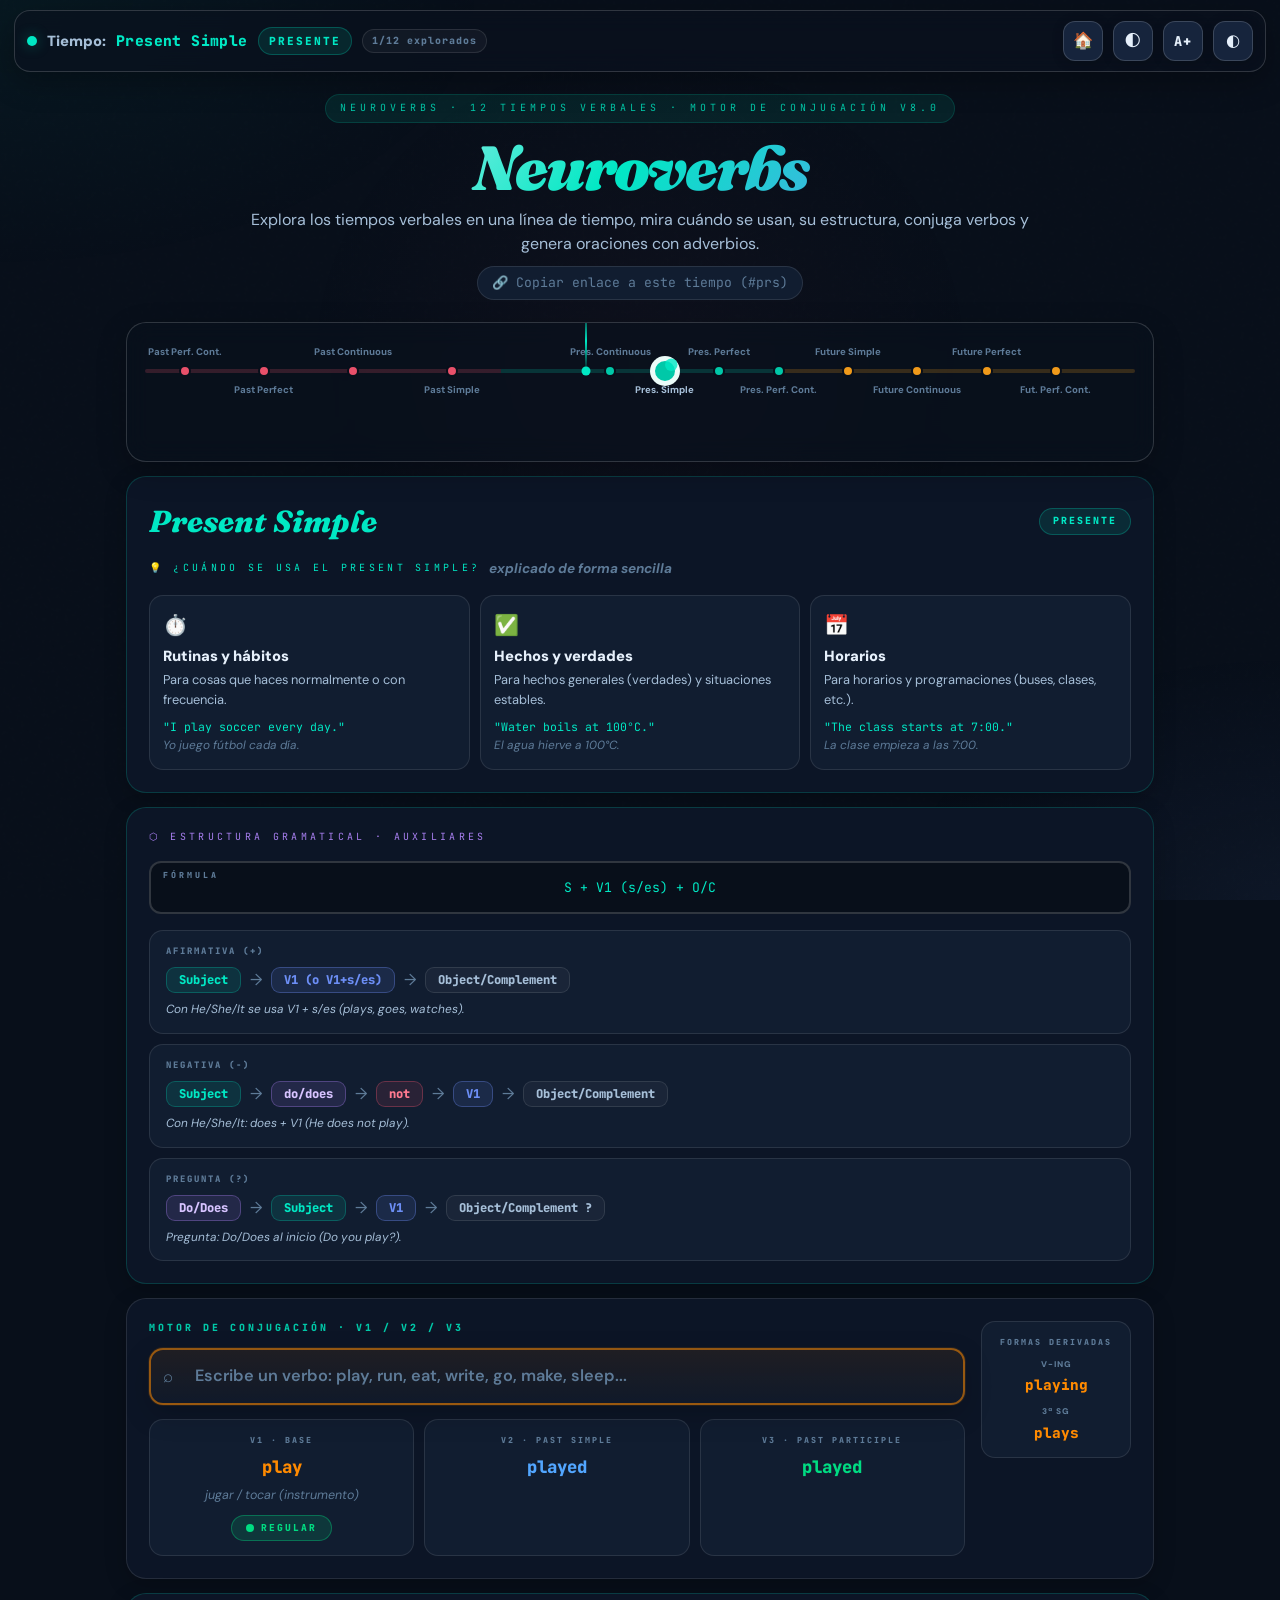
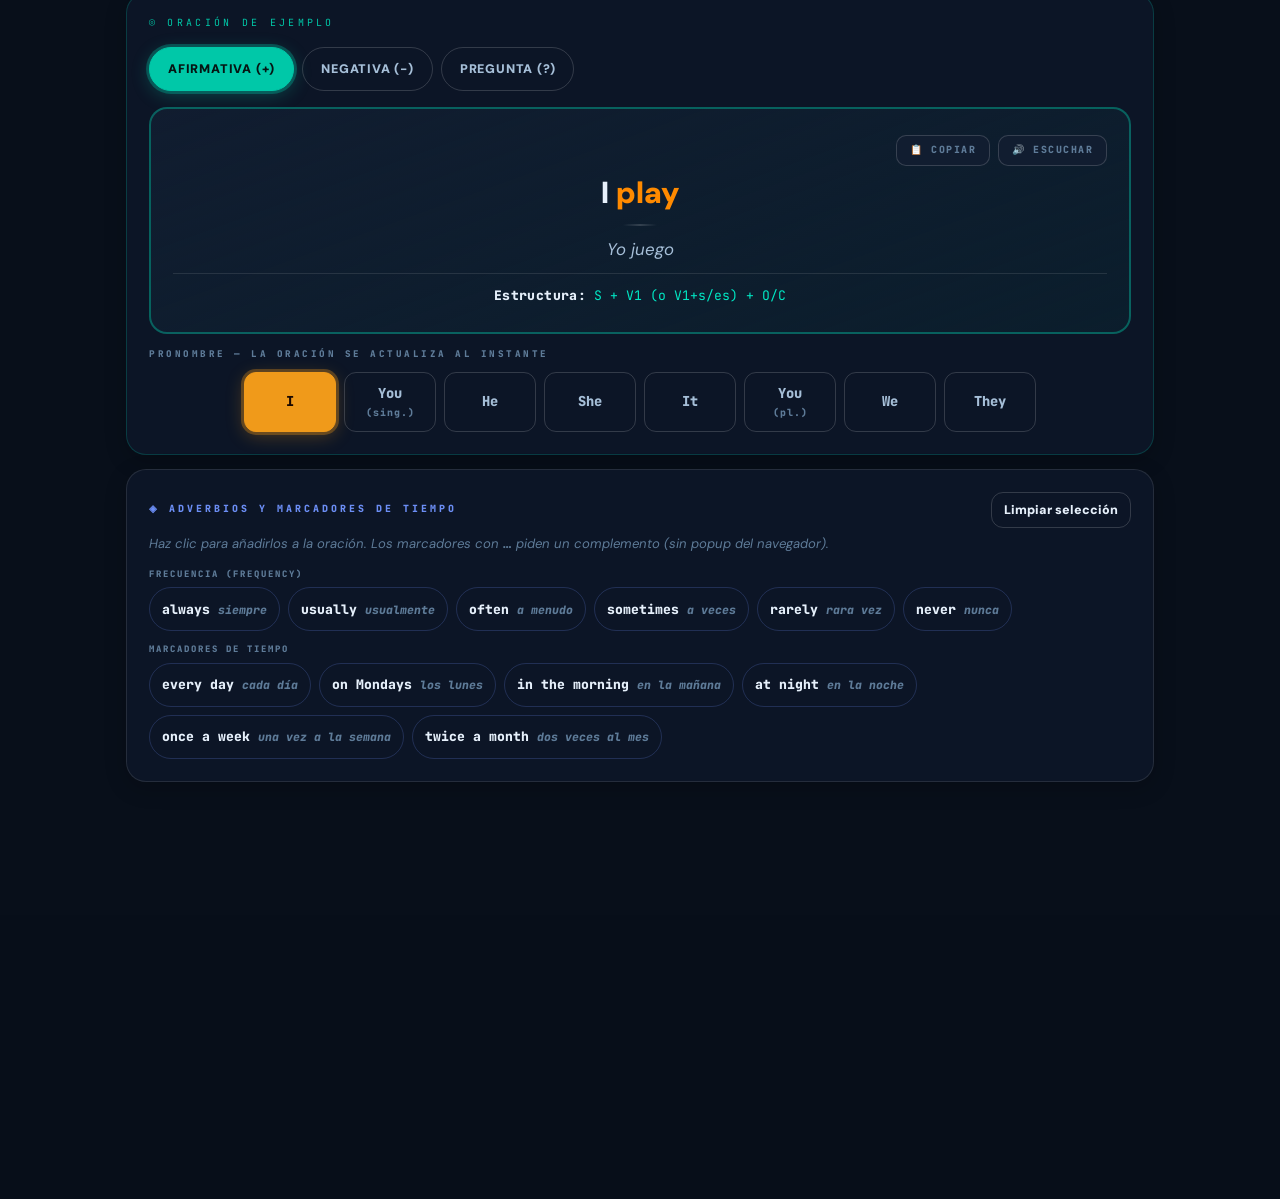
<file: Practice.html>
<!DOCTYPE html>
<html lang="es">
<head>
<meta charset="UTF-8" />
<meta name="viewport" content="width=device-width, initial-scale=1.0, viewport-fit=cover" />
<title>Neuroverbs · TenseMaster v8.0</title>
<link href="https://fonts.googleapis.com/css2?family=Fraunces:ital,opsz,wght@0,9..144,700;0,9..144,900;1,9..144,400&family=DM+Sans:ital,wght@0,300;0,400;0,500;0,700;1,400&family=JetBrains+Mono:wght@400;600;700&display=swap" rel="stylesheet" />
<style>
/* =========================================================
   Neuroverbs v8.0 — Mejoras completas
   - Modal nativo reemplaza prompt()
   - URL hash routing
   - Autocomplete de verbos
   - Botón copiar oración
   - Cobertura español ampliada
   - UX mobile mejorada
   - Estadísticas de tiempos visitados
   - Animaciones refinadas
========================================================= */

html { font-size: 16px; scroll-behavior: smooth; }
html.bigtext { font-size: 18px; }

body {
  font-family: 'DM Sans', system-ui, -apple-system, Segoe UI, Roboto, sans-serif;
  background: var(--bg); color: var(--tx);
  min-height: 100vh; overflow-x: hidden;
  font-size: 1.02rem; line-height: 1.5;
}

:root {
  --bg: #080f1a;
  --s1: #0c1526;
  --s2: #111d30;
  --s3: #16243c;
  --s4: #1c2d48;
  --b0: rgba(255,255,255,.04);
  --b1: rgba(255,255,255,.10);
  --b2: rgba(255,255,255,.16);
  --b3: rgba(255,255,255,.26);
  --tx:  #e6f0fb;
  --tx2: #a6bfd8;
  --tx3: #5e7b98;
  --teal: #00c8a8;
  --teal2: #00e8c4;
  --teal3: #b3fff4;
  --teal-a: rgba(0,200,168,.10);
  --teal-b: rgba(0,200,168,.18);
  --past:  #e8506a;
  --past2: #ff7a90;
  --past-a: rgba(232,80,106,.11);
  --pres:  #00c8a8;
  --pres2: #00e8c4;
  --pres-a: rgba(0,200,168,.10);
  --fut:  #f09a1a;
  --fut2: #ffc040;
  --fut-a: rgba(240,154,26,.10);
  --indigo: #6c8ef5;
  --indigo-a: rgba(108,142,245,.12);
  --violet: #a87ff0;
  --violet-a: rgba(168,127,240,.12);
  --reg-bg: rgba(0,220,130,.14);
  --reg-c: #00dc82;
  --reg-bd: rgba(0,220,130,.35);
  --irr-bg: rgba(255,100,120,.14);
  --irr-c: #ff7a90;
  --irr-bd: rgba(255,100,120,.35);
  --v1: #ff8a00;
  --v2: #52a6ff;
  --v3: #00dc82;
  --adv-es: #6c8ef5;
  --tm-es: #a87ff0;
  --theme-speed: .35s;
  --topbar-h: 72px;
  --modal-z: 100000;
}

html.light {
  --bg: #f2f7fd;
  --s1: #ffffff;
  --s2: #eef5ff;
  --s3: #e3eefc;
  --s4: #d6e6f8;
  --b0: rgba(0,0,0,.04);
  --b1: rgba(0,0,0,.10);
  --b2: rgba(0,0,0,.16);
  --b3: rgba(0,0,0,.24);
  --tx: #0d2138;
  --tx2: #37516b;
  --tx3: #6f8aa4;
  --teal: #00a888;
  --teal2: #008c70;
  --teal3: #0d2138;
  --teal-a: rgba(0,168,136,.10);
  --teal-b: rgba(0,168,136,.20);
  --past: #c8334e;
  --past2: #a01e38;
  --past-a: rgba(200,51,78,.09);
  --pres: #00a888;
  --pres2: #007a60;
  --pres-a: rgba(0,168,136,.09);
  --fut: #c87200;
  --fut2: #a05800;
  --fut-a: rgba(200,114,0,.10);
  --indigo: #3d5ecc;
  --indigo-a: rgba(61,94,204,.10);
  --violet: #7048c8;
  --violet-a: rgba(112,72,200,.12);
  --reg-bg: rgba(0,160,90,.12);
  --reg-c: #007040;
  --reg-bd: rgba(0,160,90,.30);
  --irr-bg: rgba(180,40,60,.10);
  --irr-c: #a01e38;
  --irr-bd: rgba(180,40,60,.28);
  --v1: #c87200;
  --v2: #2b6fdd;
  --v3: #007040;
  --adv-es: #3d5ecc;
  --tm-es: #7048c8;
}

html.hc { --tx:#fff; --tx2:#e9f1ff; --tx3:#c7dcff; --b1:rgba(255,255,255,.22); --b2:rgba(255,255,255,.34); --b3:rgba(255,255,255,.44); }
html.light.hc { --tx:#000; --tx2:#0f1f33; --tx3:#2f4e70; --b1:rgba(0,0,0,.20); --b2:rgba(0,0,0,.30); --b3:rgba(0,0,0,.40); }

*, *::before, *::after { box-sizing: border-box; margin: 0; padding: 0; }
*, *::before, *::after {
  transition: background-color var(--theme-speed) ease, border-color var(--theme-speed) ease,
              color var(--theme-speed) ease, box-shadow var(--theme-speed) ease, transform .18s ease;
}
::selection { background: rgba(0,200,168,.25); color: var(--teal3); }

body::before {
  content: ''; position: fixed; inset: 0; pointer-events: none; z-index: 0;
  background:
    radial-gradient(ellipse 70% 55% at 0% 0%,    rgba(0,200,168,.05) 0%, transparent 55%),
    radial-gradient(ellipse 55% 50% at 100% 100%, rgba(108,142,245,.06) 0%, transparent 55%),
    radial-gradient(ellipse 45% 60% at 50% 40%,  rgba(232,80,106,.03) 0%, transparent 60%);
}
html.light body::before {
  background:
    radial-gradient(ellipse 70% 55% at 0% 0%,    rgba(0,168,136,.06) 0%, transparent 55%),
    radial-gradient(ellipse 55% 50% at 100% 100%, rgba(61,94,204,.05) 0%, transparent 55%),
    radial-gradient(ellipse 45% 60% at 50% 40%,  rgba(200,51,78,.03) 0%, transparent 60%);
}
body::after {
  content: ''; position: fixed; inset: 0; pointer-events: none; z-index: 0; opacity: .28;
  background-image: url("data:image/svg+xml,%3Csvg viewBox='0 0 256 256' xmlns='http://www.w3.org/2000/svg'%3E%3Cfilter id='n'%3E%3CfeTurbulence type='fractalNoise' baseFrequency='.8' numOctaves='4' stitchTiles='stitch'/%3E%3C/filter%3E%3Crect width='100%25' height='100%25' filter='url(%23n)' opacity='.04'/%3E%3C/svg%3E");
}
html.light body::after { opacity: .14; }

/* ── TOP BAR ── */
.topbar {
  position: fixed;
  left: 14px; right: 14px;
  top: calc(env(safe-area-inset-top) + 10px);
  z-index: 99999;
  display: flex; align-items: center; justify-content: space-between; gap: 12px;
  padding: 10px 12px;
  border-radius: 16px; border: 1px solid var(--b2);
  background: rgba(10,18,30,.60);
  backdrop-filter: blur(12px); -webkit-backdrop-filter: blur(12px);
  box-shadow: 0 10px 30px rgba(0,0,0,.28);
}
html.light .topbar { background: rgba(255,255,255,.86); box-shadow: 0 10px 30px rgba(0,0,0,.10); }

.topbar-info { display: flex; align-items: center; gap: 10px; min-width: 0; flex: 1 1 auto; }
.ts-dot { width: 10px; height: 10px; border-radius: 50%; background: var(--teal2); box-shadow: 0 0 12px rgba(0,200,168,.45); flex: 0 0 auto; }
.ts-txt { color: var(--tx2); font-weight: 900; font-size: .92rem; white-space: nowrap; }
.ts-name { font-family: 'JetBrains Mono', monospace; font-weight: 900; font-size: .92rem; letter-spacing: .4px; white-space: nowrap; overflow: hidden; text-overflow: ellipsis; max-width: 44vw; }
.ts-zone { font-family: 'JetBrains Mono', monospace; font-weight: 900; font-size: .70rem; letter-spacing: 2px; text-transform: uppercase; padding: 5px 10px; border-radius: 999px; border: 1px solid var(--b2); color: var(--tx); flex: 0 0 auto; }
.topbar-actions { display: flex; align-items: center; gap: 10px; flex: 0 0 auto; }

.tbtn {
  width: 40px; height: 40px; border-radius: 12px; border: 1px solid var(--b2);
  background: var(--s3); color: var(--tx); box-shadow: 0 2px 12px rgba(0,0,0,.18);
  display: grid; place-items: center;
}
html.light .tbtn { box-shadow: 0 2px 12px rgba(0,0,0,.08); }
.tbtn:hover { transform: translateY(-1px); box-shadow: 0 6px 20px rgba(0,200,168,.18); }
.tbtn[aria-pressed="true"] { background: var(--teal-a); border-color: var(--teal); color: var(--teal2); }
.tbtn small { font-family: 'JetBrains Mono', monospace; font-weight: 900; letter-spacing: 1px; }

.topbar-actions a.tbtn{ text-decoration:none; padding:0; }

/* Stats badge en topbar */
.ts-progress {
  display: flex; align-items: center; gap: 5px;
  padding: 4px 9px; border-radius: 99px;
  border: 1px solid var(--b1);
  background: var(--b0);
  font-family: 'JetBrains Mono', monospace;
  font-size: .62rem; font-weight: 900;
  color: var(--tx3); white-space: nowrap;
  letter-spacing: 1px;
}

@media(max-width: 520px) {
  .topbar { flex-wrap: wrap; justify-content: flex-start; }
  .topbar-info { justify-content: flex-start; flex-wrap: wrap; }
  .ts-name { max-width: 80vw; }
  .topbar-actions { margin-left: auto; }
  .ts-progress { display: none; }
}

/* Layout */
.wrap {
  position: relative; z-index: 1;
  max-width: 1060px; margin: 0 auto;
  padding: calc(var(--topbar-h, 72px) + 32px) 16px 80px;
}

/* Cards */
@keyframes fu { from { opacity: 0; transform: translateY(18px); } to { opacity: 1; transform: none; } }
.a0 { opacity: 0; animation: fu .55s cubic-bezier(.22,1,.36,1) .05s both; }
.a1 { opacity: 0; animation: fu .55s cubic-bezier(.22,1,.36,1) .14s both; }
.a2 { opacity: 0; animation: fu .55s cubic-bezier(.22,1,.36,1) .23s both; }
.a3 { opacity: 0; animation: fu .55s cubic-bezier(.22,1,.36,1) .32s both; }
.a4 { opacity: 0; animation: fu .55s cubic-bezier(.22,1,.36,1) .41s both; }
.a5 { opacity: 0; animation: fu .55s cubic-bezier(.22,1,.36,1) .50s both; }
.a6 { opacity: 0; animation: fu .55s cubic-bezier(.22,1,.36,1) .59s both; }
@media (prefers-reduced-motion: reduce) { * { animation: none !important; transition: none !important; } }

.card {
  background: var(--s1); border: 1px solid var(--b1); border-radius: 20px;
  padding: 22px; margin-bottom: 14px; box-shadow: 0 6px 22px rgba(0,0,0,.20);
}
html.light .card { box-shadow: 0 6px 22px rgba(0,0,0,.08); }
.card:hover { transform: translateY(-1px); box-shadow: 0 14px 44px rgba(0,0,0,.28), 0 0 0 1px var(--b2); }
html.light .card:hover { box-shadow: 0 14px 44px rgba(0,0,0,.12), 0 0 0 1px var(--b2); }

.card-lbl {
  font-family: 'JetBrains Mono', monospace; font-size: .62rem; letter-spacing: 3.3px;
  text-transform: uppercase; margin-bottom: 16px; display: flex; align-items: center; gap: 9px; color: var(--tx3);
}
button, input { font: inherit; }
button { cursor: pointer; }
button:focus-visible, input:focus-visible { outline: 3px solid rgba(108,142,245,.55); outline-offset: 3px; }
html.hc button:focus-visible, html.hc input:focus-visible { outline: 3px solid rgba(255,255,255,.85); }

/* Header */
.hdr { text-align: center; margin-bottom: 22px; }
.hdr-tag {
  display: inline-block; font-family: 'JetBrains Mono', monospace; font-size: .62rem;
  letter-spacing: 4px; text-transform: uppercase; color: var(--teal);
  border: 1px solid var(--teal-b); background: var(--teal-a); padding: 6px 14px; border-radius: 20px; margin-bottom: 12px;
}
.hdr h1 {
  font-family: 'Fraunces', serif; font-size: clamp(2.5rem,5vw,3.9rem);
  font-weight: 900; font-style: italic; letter-spacing: -2px; line-height: 1.05; margin-bottom: 8px;
  background: linear-gradient(130deg, var(--tx) 10%, var(--teal2) 48%, var(--indigo) 88%);
  -webkit-background-clip: text; -webkit-text-fill-color: transparent; background-clip: text;
}
.hdr p { color: var(--tx2); font-size: 1rem; max-width: 820px; margin: 0 auto; }
.hdr .sub { margin-top: 8px; font-size: .92rem; color: var(--tx3); }

/* Share / hash routing pill */
.hdr-hash {
  margin-top: 10px;
  display: inline-flex; align-items: center; gap: 8px;
  background: var(--s2); border: 1px solid var(--b1);
  border-radius: 99px; padding: 6px 14px;
  font-family: 'JetBrains Mono', monospace; font-size: .72rem;
  color: var(--tx3); cursor: pointer; user-select: none;
}
.hdr-hash:hover { border-color: var(--teal); color: var(--teal2); background: var(--teal-a); }
.hdr-hash span { font-size: .82rem; }

/* ── TIMELINE STICKY ── */
.tl-wrap {
  position: sticky;
  top: calc(env(safe-area-inset-top) + 10px + var(--topbar-h) + 10px);
  z-index: 99998;
  background: rgba(10,18,30,.58);
  backdrop-filter: blur(12px); -webkit-backdrop-filter: blur(12px);
  border: 1px solid var(--b2); border-radius: 20px;
  box-shadow: 0 10px 30px rgba(0,0,0,.22);
  padding: 46px 18px 30px; margin-bottom: 14px;
  overflow-x: auto; min-height: 140px;
}
html.light .tl-wrap { background: rgba(255,255,255,.86); box-shadow: 0 10px 30px rgba(0,0,0,.09); }

.tl-track {
  position: relative; height: 4px; min-width: 700px; border-radius: 2px;
  background: linear-gradient(to right,
    rgba(232,80,106,.2) 0%, rgba(232,80,106,.2) 36%,
    rgba(0,200,168,.2) 36%, rgba(0,200,168,.2) 64%,
    rgba(240,154,26,.2) 64%, rgba(240,154,26,.2) 100%);
}
.zlb {
  position: absolute; top: -28px;
  font-family: 'JetBrains Mono', monospace; font-size: .55rem;
  letter-spacing: 2.5px; text-transform: uppercase; font-weight: 800; padding: 3px 10px; border-radius: 16px;
}
.zp { left: 5%;  color: var(--past2);  background: var(--past-a); border: 1px solid rgba(232,80,106,.26); }
.zn { left: 39%; color: var(--pres2); background: var(--pres-a); border: 1px solid rgba(0,200,168,.26); }
.zf { left: 67%; color: var(--fut2);  background: var(--fut-a);  border: 1px solid rgba(240,154,26,.26); }

@keyframes heartbeat {
  0%,100% { box-shadow: 0 0 10px var(--teal), 0 0 24px rgba(0,200,168,.4), 0 0 0 0 rgba(0,200,168,.5); }
  50%      { box-shadow: 0 0 14px var(--teal), 0 0 36px rgba(0,200,168,.6), 0 0 0 12px rgba(0,200,168,0); }
}
.now-mk { position: absolute; left: 44.5%; top: 50%; transform: translate(-50%,-50%); z-index: 4; }
.now-line { width: 2px; height: 62px; background: linear-gradient(to bottom,transparent,var(--teal2),transparent); margin: 0 auto; position: relative; top: -30px; }
.now-dot { width: 9px; height: 9px; border-radius: 50%; background: var(--teal2); position: absolute; top: 50%; left: 50%; transform: translate(-50%,-50%); animation: heartbeat 2.4s ease-in-out infinite; }
.now-lbl { position: absolute; top: -42px; left: 50%; transform: translateX(-50%); font-family: 'JetBrains Mono', monospace; font-size: .54rem; letter-spacing: 3px; color: var(--teal2); white-space: nowrap; }

@keyframes nodeRing {
  0%   { box-shadow: 0 0 16px currentColor, 0 0 0 0 rgba(255,255,255,.3); }
  60%  { box-shadow: 0 0 16px currentColor, 0 0 0 10px rgba(255,255,255,0); }
  100% { box-shadow: 0 0 16px currentColor, 0 0 0 0 rgba(255,255,255,0); }
}
.tn { position: absolute; top: 50%; transform: translate(-50%,-50%); z-index: 3; cursor: pointer; outline: none; }
.tn .dot { width: 12px; height: 12px; border-radius: 50%; background: currentColor; border: 2px solid var(--bg); }
html.light .tn .dot { border-color: rgba(255,255,255,.92); }
.tn:hover .dot { transform: scale(1.7); box-shadow: 0 0 12px currentColor; }
.tn.active .dot { transform: scale(2.5); border-color: rgba(255,255,255,.92); animation: nodeRing 1.8s ease-out infinite; }
.tn .tlbl { position: absolute; white-space: nowrap; font-size: .60rem; font-weight: 800; color: var(--tx3); width: 110px; text-align: center; left: 50%; transform: translateX(-50%); pointer-events: none; }
.tlbl.u { bottom: 18px; }
.tlbl.d { top: 18px; }
.tn:hover .tlbl, .tn.active .tlbl { color: var(--tx2); }

/* Visited dots */
.tn .dot.visited::after { content: ''; position: absolute; width: 5px; height: 5px; border-radius: 50%; background: var(--teal2); top: -1px; right: -1px; opacity: .8; }

@media(max-width: 560px) {
  .tl-wrap { padding: 44px 14px 26px; min-height: 132px; }
  .tl-track { min-width: 760px; }
  .tn .tlbl { font-size: .58rem; width: 104px; }
}

/* Tense header */
.tense-hdr { display: flex; align-items: center; justify-content: space-between; flex-wrap: wrap; gap: 10px; margin-bottom: 14px; }
.t-name { font-family: 'Fraunces', serif; font-size: 1.9rem; font-weight: 800; font-style: italic; }
.t-zone { font-family: 'JetBrains Mono', monospace; font-size: .62rem; letter-spacing: 2px; text-transform: uppercase; padding: 5px 13px; border-radius: 30px; font-weight: 900; }

/* Uso cards */
.uso-cards { display: grid; grid-template-columns: repeat(auto-fit, minmax(210px,1fr)); gap: 10px; }
.uso-card { background: var(--s2); border: 1px solid var(--b1); border-radius: 14px; padding: 14px 13px; }
.uso-ico { font-size: 1.25rem; margin-bottom: 5px; }
.uso-ti { font-size: .92rem; font-weight: 900; color: var(--tx); margin-bottom: 3px; }
.uso-desc { font-size: .8rem; color: var(--tx2); line-height: 1.55; margin-bottom: 8px; }
.uso-en { font-family: 'JetBrains Mono', monospace; font-size: .72rem; color: var(--teal2); margin-bottom: 2px; }
.uso-es { font-size: .74rem; color: var(--tx3); font-style: italic; }

/* Structure */
.fml-box {
  background: var(--bg); border: 2px solid var(--b2); border-radius: 12px;
  padding: 14px 16px; margin-bottom: 16px;
  font-family: 'JetBrains Mono', monospace; font-size: .82rem; color: var(--teal2);
  text-align: center; line-height: 1.6; position: relative;
}
.fml-lbl { position: absolute; top: 6px; left: 12px; font-size: .52rem; letter-spacing: 3px; color: var(--tx3); text-transform: uppercase; font-weight: 900; }
.aux-modes { display: flex; flex-direction: column; gap: 10px; }
.aux-block { background: var(--s2); border: 1px solid var(--b1); border-radius: 14px; padding: 14px 16px; }
.aux-block-lbl { font-family: 'JetBrains Mono', monospace; font-size: .56rem; letter-spacing: 2px; text-transform: uppercase; color: var(--tx3); margin-bottom: 9px; font-weight: 900; }
.chips-row { display: flex; gap: 8px; flex-wrap: wrap; align-items: center; margin-bottom: 7px; }
.chip { display: inline-flex; align-items: center; padding: 6px 12px; border-radius: 9px; font-family: 'JetBrains Mono', monospace; font-size: .76rem; font-weight: 900; line-height: 1; }
.ch-subj { background: rgba(0,200,168,.12);   color: var(--teal2);  border: 1px solid rgba(0,200,168,.30); }
.ch-aux  { background: var(--violet-a);       color: #d7c3ff;       border: 1px solid rgba(168,127,240,.34); }
.ch-neg  { background: var(--past-a);         color: var(--past2);  border: 1px solid rgba(232,80,106,.34); }
.ch-verb { background: rgba(108,142,245,.12); color: var(--indigo); border: 1px solid rgba(108,142,245,.34); }
.ch-obj  { background: rgba(255,255,255,.04); color: var(--tx2);    border: 1px solid var(--b1); }
.ch-arr  { color: var(--tx3); font-size: 1.0rem; padding: 0 1px; }
.aux-note { font-size: .74rem; color: var(--tx2); font-style: italic; line-height: 1.55; }

/* Verb Engine */
.ve-grid { display: grid; grid-template-columns: 1fr auto; gap: 16px; align-items: start; }
.ve-lbl-row { display: flex; align-items: center; gap: 10px; margin-bottom: 12px; flex-wrap: wrap; }
.ve-main-lbl { font-family: 'JetBrains Mono', monospace; font-size: .62rem; letter-spacing: 3px; text-transform: uppercase; color: var(--teal); font-weight: 900; }
.ve-count-badge { font-size: .58rem; color: var(--tx3); background: var(--s2); padding: 4px 10px; border-radius: 10px; font-family: 'JetBrains Mono', monospace; letter-spacing: 1px; border: 1px solid var(--b1); }

/* Search / autocomplete */
.srch-wrap { position: relative; margin-bottom: 14px; }
.srch-ico { position: absolute; left: 14px; top: 50%; transform: translateY(-50%); color: var(--tx3); font-size: 1.05rem; pointer-events: none; z-index: 2; }
.srch-in {
  width: 100%; padding: 14px 42px 14px 44px;
  border-radius: 14px; border: 2px solid rgba(255,138,0,.55);
  background: linear-gradient(180deg, rgba(255,138,0,.08), rgba(255,255,255,.02));
  color: var(--tx); font-size: 1.02rem; font-weight: 700; outline: none;
  box-shadow: 0 0 0 1px rgba(255,138,0,.10), 0 10px 28px rgba(0,0,0,.18);
}
html.light .srch-in { background: linear-gradient(180deg, rgba(200,114,0,.10), rgba(255,255,255,.75)); border-color: rgba(200,114,0,.55); }
.srch-in:focus { border-color: rgba(255,138,0,.85); box-shadow: 0 0 0 4px rgba(255,138,0,.18), 0 12px 30px rgba(0,0,0,.18); }
.srch-in::placeholder { color: var(--tx3); font-weight: 600; }

/* Clear button inside input */
.srch-clear {
  position: absolute; right: 12px; top: 50%; transform: translateY(-50%);
  width: 28px; height: 28px; border-radius: 8px; border: 1px solid var(--b2);
  background: var(--s3); color: var(--tx3); font-size: .9rem;
  display: none; place-items: center; cursor: pointer;
}
.srch-clear.show { display: grid; }
.srch-clear:hover { color: var(--past2); border-color: var(--past2); }

/* Autocomplete dropdown */
.ac-drop {
  position: absolute; top: calc(100% + 6px); left: 0; right: 0; z-index: 500;
  background: var(--s1); border: 1px solid var(--b2); border-radius: 14px;
  box-shadow: 0 16px 40px rgba(0,0,0,.28); overflow: hidden;
  display: none;
}
.ac-drop.show { display: block; }
.ac-item {
  display: flex; align-items: center; justify-content: space-between;
  padding: 10px 14px; cursor: pointer;
  border-bottom: 1px solid var(--b0);
  font-size: .9rem; color: var(--tx);
}
.ac-item:last-child { border-bottom: none; }
.ac-item:hover, .ac-item.focused { background: var(--s2); }
.ac-item-en { font-family: 'JetBrains Mono', monospace; font-weight: 900; color: var(--v1); }
.ac-item-es { font-size: .78rem; color: var(--tx3); font-style: italic; }
.ac-item-irr { font-size: .6rem; letter-spacing: 1.5px; text-transform: uppercase; font-weight: 900; padding: 2px 7px; border-radius: 6px; }
.ac-item-irr.irr { background: var(--irr-bg); color: var(--irr-c); border: 1px solid var(--irr-bd); }
.ac-item-irr.reg { background: var(--reg-bg); color: var(--reg-c); border: 1px solid var(--reg-bd); }

.v3-grid { display: grid; grid-template-columns: repeat(3,1fr); gap: 10px; }
.vc { background: var(--s2); border: 1px solid var(--b1); border-radius: 14px; padding: 14px 12px; text-align: center; }
.vc-lbl { font-family: 'JetBrains Mono', monospace; font-size: .52rem; letter-spacing: 2px; text-transform: uppercase; color: var(--tx3); display: block; margin-bottom: 8px; font-weight: 900; }
.vc-form { font-family: 'JetBrains Mono', monospace; font-size: 1.08rem; font-weight: 900; display: block; }
#v1 { color: var(--v1); }
#v2 { color: var(--v2); }
#v3 { color: var(--v3); }
.vc-esp { font-size: .78rem; color: var(--tx3); display: block; margin-top: 6px; font-style: italic; }
.vtype-wrap { display: flex; justify-content: center; margin-top: 10px; }
.vtype { display: inline-flex; align-items: center; gap: 7px; padding: 5px 14px; border-radius: 22px; font-size: .6rem; letter-spacing: 2px; font-weight: 900; font-family: 'JetBrains Mono', monospace; text-transform: uppercase; }
.vtype::before { content: ''; width: 8px; height: 8px; border-radius: 50%; background: currentColor; flex-shrink: 0; }
.vtype.reg { background: var(--reg-bg); color: var(--reg-c); border: 1px solid var(--reg-bd); }
.vtype.irr { background: var(--irr-bg); color: var(--irr-c); border: 1px solid var(--irr-bd); }
.ve-right { background: var(--s2); border: 1px solid var(--b1); border-radius: 14px; padding: 14px 15px; min-width: 150px; text-align: center; }
.ve-r-lbl { font-family: 'JetBrains Mono', monospace; font-size: .52rem; letter-spacing: 2px; text-transform: uppercase; color: var(--tx3); display: block; margin-bottom: 10px; font-weight: 900; }
.ve-forms { display: flex; flex-direction: column; gap: 10px; }
.ve-form-tag { font-size: .52rem; color: var(--tx3); letter-spacing: 1px; text-transform: uppercase; margin-bottom: 3px; font-weight: 900; }
.ve-form-val { font-family: 'JetBrains Mono', monospace; font-size: .9rem; font-weight: 900; color: var(--v1); }

/* Sentence */
.mode-row { display: flex; gap: 8px; flex-wrap: wrap; margin-bottom: 16px; }

.mb {
  padding: 10px 18px;
  border: 1px solid var(--b2);
  border-radius: 999px;
  background: transparent;
  color: var(--tx2);
  font-weight: 900; font-size: .78rem; letter-spacing: .8px;
  text-transform: uppercase; min-height: 44px;
  transition: border-color .18s ease, color .18s ease, background .18s ease, box-shadow .18s ease;
}
.mb:hover { border-color: var(--b3); color: var(--tx); }

/* Sentence display — border syncs with active mode */
.sent-disp.mode-af  { border-color: rgba(0,200,168,.40)  !important; background: linear-gradient(160deg, var(--s2) 0%, rgba(0,200,168,.05) 100%); }
.sent-disp.mode-neg { border-color: rgba(232,80,106,.40) !important; background: linear-gradient(160deg, var(--s2) 0%, rgba(232,80,106,.05) 100%); }
.sent-disp.mode-int { border-color: rgba(108,142,245,.40)!important; background: linear-gradient(160deg, var(--s2) 0%, rgba(108,142,245,.05) 100%); }
html.light .sent-disp.mode-af  { background: linear-gradient(160deg, #fff 0%, rgba(0,168,136,.06) 100%); }
html.light .sent-disp.mode-neg { background: linear-gradient(160deg, #fff 0%, rgba(200,51,78,.05) 100%); }
html.light .sent-disp.mode-int { background: linear-gradient(160deg, #fff 0%, rgba(61,94,204,.05) 100%); }

.sent-disp {
  background: linear-gradient(160deg, var(--s2) 0%, var(--s3) 100%);
  border: 2px solid var(--b2); border-radius: 18px;
  padding: 26px 22px; position: relative; overflow: hidden; margin-bottom: 10px;
}
html.light .sent-disp { background: linear-gradient(160deg, #fff 0%, #edf4fc 100%); }

/* Copy button */
.sent-copy-row { display: flex; justify-content: flex-end; align-items: center; gap: 8px; margin-bottom: 8px; }
.sent-copy {
  font-family: 'JetBrains Mono', monospace; font-size: .62rem; letter-spacing: 1.5px;
  text-transform: uppercase; font-weight: 900;
  padding: 7px 13px; border-radius: 10px; border: 1px solid var(--b2);
  background: var(--s2); color: var(--tx3); cursor: pointer;
  display: flex; align-items: center; gap: 6px;
}
.sent-copy:hover { border-color: var(--teal); color: var(--teal2); background: var(--teal-a); }
.sent-copy.copied { background: var(--teal-a); border-color: var(--teal); color: var(--teal2); }

.sent-en { font-size: clamp(1.35rem,2.6vw,1.9rem); font-weight: 900; line-height: 1.25; color: var(--tx); text-align: center; }
.sent-es { margin-top: 12px; font-size: 1.05rem; color: var(--tx2); font-style: italic; line-height: 1.35; text-align: center; }
.sent-div { width: 34px; height: 2px; background: linear-gradient(to right, transparent, var(--b2), transparent); margin: 12px auto; }
.vw1 { color: var(--v1); font-weight: 900; }
.vw2 { color: var(--v2); font-weight: 900; }
.vw3 { color: var(--v3); font-weight: 900; }
.aux-hi { color: var(--teal2); font-weight: 900; }
.neg-hi { color: var(--past2); font-weight: 900; }
.adv-ins { color: var(--adv-es); font-weight: 800; font-style: normal; }
.tm-ins  { color: var(--tm-es);  font-weight: 800; font-style: normal; }
.sent-en em { color: var(--indigo); font-style: normal; font-weight: 800; }
.sent-es em { color: var(--indigo); font-style: italic; font-weight: 800; }
.sent-fml { margin-top: 12px; padding-top: 12px; border-top: 1px solid var(--b1); font-family: 'JetBrains Mono', monospace; font-size: .82rem; color: var(--tx2); text-align: center; line-height: 1.55; }
.sent-fml strong { color: var(--tx); font-weight: 900; letter-spacing: .4px; }
.warn { margin-top: 10px; padding: 12px 14px; border-radius: 14px; border: 1px solid rgba(240,154,26,.35); background: rgba(240,154,26,.10); color: var(--tx); font-size: .9rem; display: none; }
.warn strong { color: var(--fut2); }
.warn .line { display: block; margin-top: 4px; color: var(--tx2); font-size: .86rem; }
html.light .warn { border-color: rgba(200,114,0,.35); background: rgba(200,114,0,.08); }

/* Pronouns */
.pr-lbl { font-family: 'JetBrains Mono', monospace; font-size: .58rem; letter-spacing: 2.5px; text-transform: uppercase; color: var(--tx3); margin: 14px 0 10px; font-weight: 900; }
.pr-row { display: flex; gap: 8px; flex-wrap: wrap; justify-content: center; }
.pr {
  padding: 10px 14px;
  border: 1px solid var(--b2);
  border-radius: 12px;
  background: transparent;
  color: var(--tx2);
  font-family: 'JetBrains Mono', monospace; font-weight: 900; font-size: .86rem;
  min-height: 44px; min-width: 92px;
  transition: border-color .18s ease, color .18s ease, background .18s ease, box-shadow .18s ease;
}
.pr small { display: block; font-size: .62rem; letter-spacing: 1px; color: var(--tx3); font-weight: 900; margin-top: 2px; }
.pr:hover { border-color: var(--b3); color: var(--tx); }

/* Adverbs */
.adv-hdr { display: flex; align-items: center; justify-content: space-between; margin-bottom: 6px; gap: 10px; flex-wrap: wrap; }
.adv-lbl { font-family: 'JetBrains Mono', monospace; font-size: .62rem; letter-spacing: 3px; text-transform: uppercase; color: var(--indigo); font-weight: 900; }
.adv-sub { font-size: .82rem; color: var(--tx3); font-style: italic; margin-bottom: 14px; }
.adv-clear { font-size: .78rem; color: var(--tx); cursor: pointer; background: transparent; border: 1px solid var(--b2); padding: 8px 12px; border-radius: 12px; font-weight: 900; }
.adv-clear:hover { border-color: var(--b3); background: var(--s2); }
.adv-cats { display: flex; flex-direction: column; gap: 12px; }
.adv-cat-lbl { font-family: 'JetBrains Mono', monospace; font-size: .56rem; letter-spacing: 2px; text-transform: uppercase; color: var(--tx3); font-weight: 900; margin-bottom: 6px; }
.adv-chips { display: flex; flex-wrap: wrap; gap: 8px; }
.adv-chip {
  padding: 9px 12px; border-radius: 999px; border: 1px solid rgba(108,142,245,.22);
  background: transparent; color: var(--tx); cursor: pointer;
  font-size: .82rem; font-family: 'JetBrains Mono', monospace; font-weight: 900;
  min-height: 44px; display: inline-flex; align-items: center; gap: 8px;
}
.adv-chip:hover { border-color: rgba(108,142,245,.55); background: var(--indigo-a); }
.adv-chip.on { background: var(--indigo-a); border-color: var(--indigo); color: var(--indigo); }
.adv-esp { font-size: .72rem; color: var(--tx3); font-style: italic; font-weight: 900; }
.adv-chip.on .adv-esp { color: rgba(108,142,245,.75); }
.adv-chip.dyn-chip { border-style: dashed; }
.adv-chip.dyn-chip::after { content: '…'; opacity: .5; margin-left: -4px; }

/* ── TOAST NOTIFICATION ── */
.toast {
  position: fixed; bottom: 28px; left: 50%; transform: translateX(-50%) translateY(20px);
  z-index: 99999999;
  background: var(--s1); border: 1px solid var(--b2); border-radius: 14px;
  padding: 12px 20px; box-shadow: 0 12px 36px rgba(0,0,0,.30);
  font-family: 'JetBrains Mono', monospace; font-size: .82rem; font-weight: 900; color: var(--tx);
  display: flex; align-items: center; gap: 10px;
  opacity: 0; pointer-events: none;
  transition: opacity .22s ease, transform .22s ease;
  white-space: nowrap;
}
.toast.show { opacity: 1; transform: translateX(-50%) translateY(0); }
.toast-ico { font-size: 1.1rem; }

/* ── MODAL (reemplaza prompt()) ── */
.modal-overlay {
  position: fixed; inset: 0; z-index: var(--modal-z);
  background: rgba(0,0,0,.64);
  backdrop-filter: blur(6px); -webkit-backdrop-filter: blur(6px);
  display: flex; align-items: center; justify-content: center;
  padding: 16px;
  opacity: 0; pointer-events: none;
  transition: opacity .22s ease;
}
.modal-overlay.open { opacity: 1; pointer-events: all; }

.modal-box {
  background: var(--s1); border: 1px solid var(--b2); border-radius: 22px;
  padding: 28px 26px; width: 100%; max-width: 440px;
  box-shadow: 0 24px 80px rgba(0,0,0,.45);
  transform: translateY(16px) scale(.97);
  transition: transform .25s cubic-bezier(.22,1,.36,1);
}
html.light .modal-box { box-shadow: 0 24px 80px rgba(0,0,0,.18); }
.modal-overlay.open .modal-box { transform: none; }

.modal-tag { font-family: 'JetBrains Mono', monospace; font-size: .58rem; letter-spacing: 3px; text-transform: uppercase; color: var(--indigo); font-weight: 900; margin-bottom: 10px; }
.modal-title { font-family: 'Fraunces', serif; font-size: 1.55rem; font-weight: 900; font-style: italic; color: var(--tx); margin-bottom: 6px; line-height: 1.15; }
.modal-desc { font-size: .88rem; color: var(--tx2); margin-bottom: 18px; line-height: 1.5; }
.modal-ex { font-family: 'JetBrains Mono', monospace; font-size: .75rem; color: var(--teal2); background: var(--teal-a); border: 1px solid rgba(0,200,168,.20); border-radius: 8px; padding: 7px 12px; margin-bottom: 18px; }
.modal-ex span { color: var(--tx3); }

.modal-in {
  width: 100%; padding: 13px 16px; border-radius: 12px;
  border: 2px solid var(--b2); background: var(--s2); color: var(--tx);
  font-size: 1rem; font-weight: 700; outline: none; margin-bottom: 16px;
}
.modal-in:focus { border-color: var(--indigo); box-shadow: 0 0 0 3px var(--indigo-a); }
.modal-in::placeholder { color: var(--tx3); font-weight: 600; }

.modal-btns { display: flex; gap: 10px; justify-content: flex-end; }
.modal-cancel { padding: 11px 18px; border-radius: 12px; border: 1px solid var(--b2); background: transparent; color: var(--tx2); font-weight: 900; font-size: .88rem; cursor: pointer; }
.modal-cancel:hover { background: var(--s2); color: var(--tx); }
.modal-ok { padding: 11px 22px; border-radius: 12px; border: none; background: var(--indigo); color: #fff; font-weight: 900; font-size: .88rem; cursor: pointer; box-shadow: 0 4px 18px rgba(108,142,245,.30); }
.modal-ok:hover { background: #5070dd; transform: translateY(-1px); }
.modal-ok:disabled { opacity: .4; cursor: not-allowed; transform: none; }

/* Keyboard hint bar */
.kb-hint {
  display: flex; align-items: center; gap: 8px; flex-wrap: wrap;
  padding: 8px 0; margin-top: 4px;
  font-size: .72rem; color: var(--tx3);
}
.kb-hint kbd {
  font-family: 'JetBrains Mono', monospace; font-size: .62rem; font-weight: 900;
  background: var(--s3); border: 1px solid var(--b2); border-radius: 5px;
  padding: 2px 7px; color: var(--tx2);
}

/* Responsive */
@media(max-width: 720px) {
  .ve-grid { grid-template-columns: 1fr; }
  .ve-right { display: none; }
  .uso-cards { grid-template-columns: 1fr; }
  .pr { min-width: 48%; }
}
@media(max-width: 420px) {
  .pr { min-width: 100%; }
  .mb { width: 100%; }
}
@media (prefers-reduced-motion: reduce) {
  .card:hover { transform: none; }
}

/* ── FOOTER TIMELINE ── */
.site-footer {
  position: relative; z-index: 1;
  background: rgba(8,15,26,.92);
  border-top: 1px solid var(--b1);
  backdrop-filter: blur(10px);
  padding: 48px 20px 36px;
  margin-top: 40px;
}
html.light .site-footer { background: rgba(242,247,253,.96); }

.footer-title {
  text-align: center;
  font-family: 'JetBrains Mono', monospace;
  font-size: .62rem; letter-spacing: 3.5px; text-transform: uppercase;
  color: var(--tx3); font-weight: 900; margin-bottom: 36px;
}
.footer-title span { color: var(--teal); }

/* Footer timeline — wider, non-sticky */
.ftl-outer {
  max-width: 1060px; margin: 0 auto;
  position: relative; padding: 50px 14px 54px;
  overflow-x: auto;
}
.ftl-track {
  position: relative; height: 4px; min-width: 780px; border-radius: 2px;
  background: linear-gradient(to right,
    rgba(232,80,106,.25) 0%,   rgba(232,80,106,.25) 36%,
    rgba(0,200,168,.25) 36%,   rgba(0,200,168,.25) 64%,
    rgba(240,154,26,.25) 64%,  rgba(240,154,26,.25) 100%);
}
.ftl-zlb {
  position: absolute; top: -34px;
  font-family: 'JetBrains Mono', monospace; font-size: .55rem;
  letter-spacing: 2.5px; text-transform: uppercase; font-weight: 800;
  padding: 3px 10px; border-radius: 16px;
}
.ftl-zlb.zp { left: 5%;  color: var(--past2); background: var(--past-a); border: 1px solid rgba(232,80,106,.26); }
.ftl-zlb.zn { left: 39%; color: var(--pres2); background: var(--pres-a); border: 1px solid rgba(0,200,168,.26); }
.ftl-zlb.zf { left: 67%; color: var(--fut2);  background: var(--fut-a);  border: 1px solid rgba(240,154,26,.26); }

/* Footer timeline now marker */
.ftl-now { position: absolute; left: 44.5%; top: 50%; transform: translate(-50%,-50%); z-index: 4; pointer-events: none; }
.ftl-now-line { width: 2px; height: 58px; background: linear-gradient(to bottom,transparent,var(--teal2),transparent); margin: 0 auto; position: relative; top: -28px; }
.ftl-now-dot  { width: 8px; height: 8px; border-radius: 50%; background: var(--teal2); position: absolute; top: 50%; left: 50%; transform: translate(-50%,-50%); animation: heartbeat 2.4s ease-in-out infinite; }
.ftl-now-lbl  { position: absolute; top: -38px; left: 50%; transform: translateX(-50%); font-family: 'JetBrains Mono', monospace; font-size: .52rem; letter-spacing: 3px; color: var(--teal2); white-space: nowrap; }

/* Footer timeline nodes */
.ftn {
  position: absolute; top: 50%; transform: translate(-50%,-50%);
  z-index: 3; cursor: pointer; outline: none; background: none; border: none; padding: 0;
}
.ftn .fdot {
  width: 14px; height: 14px; border-radius: 50%;
  background: currentColor; border: 2px solid rgba(8,15,26,.85);
  transition: transform .18s ease, box-shadow .18s ease;
  margin: 0 auto;
}
html.light .ftn .fdot { border-color: rgba(240,246,255,.92); }
.ftn:hover .fdot { transform: scale(1.9); box-shadow: 0 0 14px currentColor; }
.ftn:focus-visible .fdot { box-shadow: 0 0 0 3px rgba(108,142,245,.55); }
.ftn .ftlbl {
  position: absolute; white-space: nowrap;
  font-size: .60rem; font-weight: 800; color: var(--tx3);
  width: 118px; text-align: center;
  left: 50%; transform: translateX(-50%);
  pointer-events: none; line-height: 1.3;
}
.ftn .ftlbl.u { bottom: 22px; }
.ftn .ftlbl.d { top: 22px; }
.ftn:hover .ftlbl { color: var(--tx2); }
.ftn .fclick-hint {
  position: absolute; bottom: -18px; left: 50%; transform: translateX(-50%);
  font-size: .48rem; letter-spacing: 1.5px; text-transform: uppercase;
  color: var(--tx3); opacity: 0; white-space: nowrap; pointer-events: none;
  transition: opacity .18s;
}
.ftn .ftlbl.d ~ .fclick-hint { bottom: auto; top: -18px; }
.ftn:hover .fclick-hint { opacity: .7; }

/* Footer legend */
.footer-legend {
  display: flex; justify-content: center; gap: 22px; flex-wrap: wrap;
  margin-top: 8px; padding-top: 16px; border-top: 1px solid var(--b0);
}
.fl-item {
  display: flex; align-items: center; gap: 7px;
  font-family: 'JetBrains Mono', monospace; font-size: .60rem;
  letter-spacing: 1px; text-transform: uppercase; color: var(--tx3);
}
.fl-dot { width: 9px; height: 9px; border-radius: 50%; flex-shrink: 0; }

/* ── TENSE MODAL (educativo) ── */
.tm-overlay {
  position: fixed; inset: 0; z-index: 200000;
  background: rgba(4,9,18,.82);
  backdrop-filter: blur(8px); -webkit-backdrop-filter: blur(8px);
  display: flex; align-items: center; justify-content: center;
  padding: 16px;
  opacity: 0; pointer-events: none;
  transition: opacity .25s ease;
}
.tm-overlay.open { opacity: 1; pointer-events: all; }

.tm-box {
  background: var(--s1); border: 1px solid var(--b2);
  border-radius: 24px; padding: 28px 26px;
  max-width: 620px; width: 100%;
  max-height: 88vh; overflow-y: auto;
  box-shadow: 0 32px 80px rgba(0,0,0,.45);
  transform: translateY(20px) scale(.97);
  transition: transform .28s cubic-bezier(.22,1,.36,1), opacity .25s ease;
  position: relative;
}
.tm-overlay.open .tm-box { transform: none; }

.tm-close {
  position: absolute; top: 16px; right: 16px;
  width: 34px; height: 34px; border-radius: 10px;
  border: 1px solid var(--b2); background: var(--s2); color: var(--tx2);
  font-size: 1.1rem; display: grid; place-items: center; cursor: pointer;
}
.tm-close:hover { background: var(--past-a); border-color: var(--past); color: var(--past2); }

.tm-zone-badge {
  display: inline-block; font-family: 'JetBrains Mono', monospace;
  font-size: .55rem; letter-spacing: 2.5px; text-transform: uppercase;
  font-weight: 900; padding: 4px 12px; border-radius: 99px; margin-bottom: 10px;
}
.tm-title {
  font-family: 'Fraunces', serif; font-size: 1.9rem;
  font-weight: 900; font-style: italic; margin-bottom: 4px;
}
.tm-formula {
  font-family: 'JetBrains Mono', monospace; font-size: .84rem;
  padding: 10px 14px; border-radius: 11px; margin-bottom: 18px;
  background: var(--bg); border: 1px solid var(--b2); color: var(--teal2);
  display: inline-block;
}
.tm-section-lbl {
  font-family: 'JetBrains Mono', monospace; font-size: .55rem;
  letter-spacing: 2.5px; text-transform: uppercase; color: var(--tx3);
  font-weight: 900; margin-bottom: 10px;
}
.tm-uso-grid { display: grid; grid-template-columns: repeat(auto-fit, minmax(170px,1fr)); gap: 10px; margin-bottom: 18px; }
.tm-uso-card {
  background: var(--s2); border: 1px solid var(--b1);
  border-radius: 14px; padding: 13px 12px;
}
.tm-uso-ico  { font-size: 1.2rem; margin-bottom: 5px; }
.tm-uso-ti   { font-size: .88rem; font-weight: 900; color: var(--tx); margin-bottom: 3px; }
.tm-uso-desc { font-size: .78rem; color: var(--tx2); line-height: 1.5; margin-bottom: 7px; }
.tm-uso-en   { font-family: 'JetBrains Mono', monospace; font-size: .70rem; color: var(--teal2); margin-bottom: 2px; }
.tm-uso-es   { font-size: .72rem; color: var(--tx3); font-style: italic; }

.tm-struct {
  display: flex; flex-direction: column; gap: 8px; margin-bottom: 18px;
}
.tm-struct-row {
  background: var(--s2); border: 1px solid var(--b1);
  border-radius: 12px; padding: 12px 14px;
}
.tm-struct-mode {
  font-family: 'JetBrains Mono', monospace; font-size: .52rem;
  letter-spacing: 2px; text-transform: uppercase; color: var(--tx3);
  font-weight: 900; margin-bottom: 8px;
}
.tm-chips { display: flex; gap: 6px; flex-wrap: wrap; align-items: center; margin-bottom: 6px; }
.tm-chip {
  display: inline-flex; align-items: center; padding: 4px 10px;
  border-radius: 8px; font-family: 'JetBrains Mono', monospace;
  font-size: .70rem; font-weight: 900;
}
.tm-chip.ch-subj { background: rgba(0,200,168,.12); color: var(--teal2); border: 1px solid rgba(0,200,168,.30); }
.tm-chip.ch-aux  { background: var(--violet-a); color: #d7c3ff; border: 1px solid rgba(168,127,240,.34); }
.tm-chip.ch-neg  { background: var(--past-a); color: var(--past2); border: 1px solid rgba(232,80,106,.34); }
.tm-chip.ch-verb { background: rgba(108,142,245,.12); color: var(--indigo); border: 1px solid rgba(108,142,245,.34); }
.tm-chip.ch-obj  { background: rgba(255,255,255,.04); color: var(--tx2); border: 1px solid var(--b1); }
.tm-chip.ch-arr  { color: var(--tx3); font-size: .9rem; padding: 0 2px; background: none; border: none; }
.tm-struct-note  { font-size: .76rem; color: var(--tx2); font-style: italic; line-height: 1.5; }

.tm-adv-list {
  display: flex; flex-wrap: wrap; gap: 7px; margin-bottom: 18px;
}
.tm-adv-chip {
  padding: 5px 11px; border-radius: 999px;
  background: var(--indigo-a); border: 1px solid rgba(108,142,245,.22);
  color: var(--tx2); font-size: .76rem; font-weight: 700;
}

.tm-cta {
  display: flex; align-items: center; justify-content: center; gap: 12px; flex-wrap: wrap;
  padding-top: 14px; border-top: 1px solid var(--b1);
}
.tm-btn-go {
  padding: 11px 22px; border-radius: 999px; border: none;
  font-weight: 900; font-size: .82rem; letter-spacing: .4px;
  cursor: pointer; transition: transform .16s, box-shadow .16s;
}
.tm-btn-go:hover { transform: translateY(-2px); box-shadow: 0 8px 24px rgba(0,0,0,.22); }
.tm-btn-close2 {
  padding: 11px 22px; border-radius: 999px;
  border: 1px solid var(--b2); background: transparent;
  color: var(--tx2); font-weight: 900; font-size: .82rem;
  cursor: pointer;
}
.tm-btn-close2:hover { border-color: var(--b3); color: var(--tx); background: var(--s2); }

/* Extra: Present Simple full guide (embedded) */
.tm-extra{ margin-top:16px; padding-top:16px; border-top:1px dashed var(--b1); display:none; }
.tm-extra-title{ font-family:'JetBrains Mono', monospace; font-size:.62rem; letter-spacing:2px; text-transform:uppercase; color:var(--tx3); font-weight:900; margin-bottom:8px; }
.tm-extra-sub{ font-size:.82rem; color:var(--tx2); margin-bottom:12px; line-height:1.45; }
.tm-extra-iframe{ width:100%; height:min(78vh, 820px); border:1px solid var(--b1); background:#0b0f1a; border-radius:16px; overflow:hidden; }
@media (max-width:520px){ .tm-extra-iframe{ height:78vh; } }

</style>
</head>
<body>

<!-- TOP BAR -->
<div id="topBar" class="topbar" aria-label="Barra fija de estado">
  <div id="tenseInfo" class="topbar-info" role="status" aria-live="polite"></div>
  <div class="topbar-actions" aria-label="Controles de accesibilidad">
    <a class="tbtn" href="neuroverbs.html" aria-label="Ir a Neuroverbs" title="Inicio">🏠</a>
    <button class="tbtn" id="btnTheme" onclick="toggleTheme()" aria-label="Cambiar tema" title="Tema claro/oscuro">🌓</button>
    <button class="tbtn" id="btnBig" onclick="toggleBigText()" aria-pressed="false" aria-label="Texto grande" title="Texto grande"><small>A+</small></button>
    <button class="tbtn" id="btnHC" onclick="toggleHighContrast()" aria-pressed="false" aria-label="Alto contraste" title="Alto contraste">◐</button>
  </div>
</div>

<!-- MODAL para adverbios dinámicos (reemplaza prompt()) -->
<div id="modalOverlay" class="modal-overlay" role="dialog" aria-modal="true" aria-labelledby="modalTitle">
  <div class="modal-box">
    <div class="modal-tag" id="modalTag">Adverbio dinámico</div>
    <div class="modal-title" id="modalTitle">Completa el marcador</div>
    <div class="modal-desc" id="modalDesc">Escribe el complemento de tiempo:</div>
    <div class="modal-ex" id="modalEx"><span>Ejemplo:</span> <span id="modalExText"></span></div>
    <input id="modalIn" class="modal-in" type="text" placeholder="" autocomplete="off" spellcheck="false" />
    <div class="modal-btns">
      <button class="modal-cancel" onclick="modalClose(false)">Cancelar</button>
      <button id="modalOk" class="modal-ok" onclick="modalClose(true)">Añadir ✓</button>
    </div>
  </div>
</div>

<!-- TOAST -->
<div id="toast" class="toast" role="status" aria-live="polite">
  <span class="toast-ico" id="toastIco">✓</span>
  <span id="toastMsg"></span>
</div>

<div class="wrap">

<!-- 1. HEADER -->
<div class="hdr a0" id="top">
  <div class="hdr-tag">Neuroverbs · 12 tiempos verbales · Motor de conjugación v8.0</div>
  <h1>Neuroverbs</h1>
  <p>Explora los tiempos verbales en una línea de tiempo, mira cuándo se usan, su estructura, conjuga verbos y genera oraciones con adverbios.</p>

  <div class="hdr-hash" role="button" tabindex="0" aria-label="Copiar enlace a este tiempo"
       onclick="copyShareLink()"
       onkeydown="if(event.key==='Enter'||event.key===' '){event.preventDefault();copyShareLink();}">
    <span>🔗</span> <span id="shareLinkTxt">Copiar enlace a este tiempo</span>
  </div>

</div>

<!-- 2. TIMELINE STICKY -->
<div class="tl-wrap a1" aria-label="Línea de tiempo de tiempos verbales">
  <span class="zlb zp">Pasado</span>
  <span class="zlb zn">Presente</span>
  <span class="zlb zf">Futuro</span>

  <div class="tl-track" role="group" aria-label="Selector de tiempo verbal">
    <div class="now-mk" aria-hidden="true">
      <div class="now-line"></div>
      <div class="now-dot"></div>
      <div class="now-lbl">AHORA</div>
    </div>

    <div id="nd-ppc"  class="tn" style="left:4%;color:var(--past);"    onclick="selT(event,'ppc')" ><div class="dot"></div><span class="tlbl u">Past Perf. Cont.</span></div>
    <div id="nd-pp"   class="tn" style="left:12%;color:var(--past);"   onclick="selT(event,'pp')"  ><div class="dot"></div><span class="tlbl d">Past Perfect</span></div>
    <div id="nd-pc"   class="tn" style="left:21%;color:var(--past);"   onclick="selT(event,'pc')"  ><div class="dot"></div><span class="tlbl u">Past Continuous</span></div>
    <div id="nd-ps"   class="tn" style="left:31%;color:var(--past);"   onclick="selT(event,'ps')"  ><div class="dot"></div><span class="tlbl d">Past Simple</span></div>
    <div id="nd-prc"  class="tn" style="left:47%;color:var(--pres);"   onclick="selT(event,'prc')" ><div class="dot"></div><span class="tlbl u">Pres. Continuous</span></div>
    <div id="nd-prs"  class="tn" style="left:52.5%;color:var(--pres);" onclick="selT(event,'prs')" ><div class="dot"></div><span class="tlbl d">Pres. Simple</span></div>
    <div id="nd-prp"  class="tn" style="left:58%;color:var(--pres);"   onclick="selT(event,'prp')" ><div class="dot"></div><span class="tlbl u">Pres. Perfect</span></div>
    <div id="nd-prpc" class="tn" style="left:64%;color:var(--pres);"   onclick="selT(event,'prpc')"><div class="dot"></div><span class="tlbl d">Pres. Perf. Cont.</span></div>
    <div id="nd-fs"   class="tn" style="left:71%;color:var(--fut);"    onclick="selT(event,'fs')"  ><div class="dot"></div><span class="tlbl u">Future Simple</span></div>
    <div id="nd-fc"   class="tn" style="left:78%;color:var(--fut);"    onclick="selT(event,'fc')"  ><div class="dot"></div><span class="tlbl d">Future Continuous</span></div>
    <div id="nd-fp"   class="tn" style="left:85%;color:var(--fut);"    onclick="selT(event,'fp')"  ><div class="dot"></div><span class="tlbl u">Future Perfect</span></div>
    <div id="nd-fpc"  class="tn" style="left:92%;color:var(--fut);"    onclick="selT(event,'fpc')" ><div class="dot"></div><span class="tlbl d">Fut. Perf. Cont.</span></div>
  </div>
</div>

<!-- 3. CUANDO SE USA -->
<div id="usoCard" class="card a2">
  <div class="tense-hdr">
    <div id="tName" class="t-name"></div>
    <div id="tZone" class="t-zone"></div>
  </div>
  <div class="card-lbl" id="usoLbl">
    <span>💡</span>
    <span id="usoLblTxt"></span>
    <span style="font-family:'DM Sans',sans-serif;font-style:italic;font-size:.85rem;color:var(--tx3);text-transform:none;letter-spacing:0;font-weight:700;">explicado de forma sencilla</span>
  </div>
  <div id="usoCards" class="uso-cards"></div>
</div>

<!-- 4. ESTRUCTURA -->
<div id="structCard" class="card a3">
  <div class="card-lbl" style="color:var(--violet);"><span>⬡</span><span>Estructura gramatical · auxiliares</span></div>
  <div id="fmlBox" class="fml-box"><span class="fml-lbl">Fórmula</span></div>
  <div id="auxModes" class="aux-modes"></div>
</div>

<!-- 5. MOTOR DE CONJUGACIÓN -->
<div class="card a4">
  <div class="ve-grid">
    <div class="ve-left">
      <div class="ve-lbl-row">
        <div class="ve-main-lbl">Motor de conjugación · V1 / V2 / V3</div>
</div>
      <div class="srch-wrap">
        <span class="srch-ico" aria-hidden="true">⌕</span>
        <input id="vIn" class="srch-in" type="text"
          placeholder="Escribe un verbo: play, run, eat, write, go, make, sleep..."
          oninput="procVerb(); showAC()"
          onkeydown="handleACKey(event)"
          onfocus="showAC()"
          autocomplete="off" spellcheck="false"
          aria-label="Escribe un verbo en inglés" aria-autocomplete="list" aria-controls="acDrop" />
        <button id="srchClear" class="srch-clear" onclick="clearVerbInput()" aria-label="Limpiar">✕</button>
        <div id="acDrop" class="ac-drop" role="listbox" aria-label="Sugerencias de verbos"></div>
      </div>
      <div class="v3-grid" aria-label="Formas del verbo">
        <div class="vc">
          <span class="vc-lbl">V1 · Base</span>
          <span id="v1" class="vc-form">play</span>
          <span id="vEsp" class="vc-esp">jugar</span>
          <div class="vtype-wrap"><span id="vType" class="vtype reg">Regular</span></div>
        </div>
        <div class="vc">
          <span class="vc-lbl">V2 · Past Simple</span>
          <span id="v2" class="vc-form">played</span>
        </div>
        <div class="vc">
          <span class="vc-lbl">V3 · Past Participle</span>
          <span id="v3" class="vc-form">played</span>
        </div>
      </div>
    </div>
    <div class="ve-right" aria-label="Formas derivadas">
      <span class="ve-r-lbl">Formas derivadas</span>
      <div class="ve-forms">
        <div><div class="ve-form-tag">V-ing</div><div id="vVing" class="ve-form-val">playing</div></div>
        <div><div class="ve-form-tag">3ª sg</div><div id="vV1s"  class="ve-form-val">plays</div></div>
      </div>
    </div>
  </div>
</div>

<!-- 6. ORACIÓN DE EJEMPLO -->
<div id="sentCard" class="card a5">
  <div class="card-lbl" style="color:var(--teal);"><span>◎</span><span>Oración de ejemplo</span></div>
  <div class="mode-row" role="group" aria-label="Modo de oración">
    <button id="bt-af"  class="mb active" onclick="setM('af')"  aria-pressed="true">Afirmativa (+)</button>
    <button id="bt-neg" class="mb"        onclick="setM('neg')" aria-pressed="false">Negativa (−)</button>
    <button id="bt-int" class="mb"        onclick="setM('int')" aria-pressed="false">Pregunta (?)</button>
  </div>

  <div id="sentDisp" class="sent-disp" aria-label="Oración en inglés y su traducción">
    <div class="sent-copy-row">
      <button class="sent-copy" id="copyBtn" onclick="copySentence()" title="Copiar oración al portapapeles">
        📋 Copiar
      </button>
      <button class="sent-copy" id="ttsBtn" onclick="speakSentence()" title="Escuchar oración en inglés (lento)">
        🔊 Escuchar
      </button>
    </div>
    <div id="sentEn" class="sent-en"></div>
    <div class="sent-div" aria-hidden="true"></div>
    <div id="sentEs" class="sent-es"></div>
    <div id="sentFml" class="sent-fml" aria-label="Estructura gramatical"></div>
    <div id="advWarn" class="warn" role="status" aria-live="polite"></div>
  </div>

  <div class="pr-lbl">Pronombre — la oración se actualiza al instante</div>
  <div class="pr-row" role="group" aria-label="Selector de pronombre">
    <button id="p-I"      class="pr"         onclick="setP('I')"      aria-pressed="false">I</button>
    <button id="p-You_s"  class="pr"        onclick="setP('You_s')"  aria-pressed="false">You <small>(sing.)</small></button>
    <button id="p-He"     class="pr"        onclick="setP('He')"     aria-pressed="false">He</button>
    <button id="p-She"    class="pr"        onclick="setP('She')"    aria-pressed="false">She</button>
    <button id="p-It"     class="pr"        onclick="setP('It')"     aria-pressed="false">It</button>
    <button id="p-You_p"  class="pr"        onclick="setP('You_p')"  aria-pressed="false">You <small>(pl.)</small></button>
    <button id="p-We"     class="pr"        onclick="setP('We')"     aria-pressed="false">We</button>
    <button id="p-They"   class="pr"        onclick="setP('They')"   aria-pressed="false">They</button>
  </div>
</div>

<!-- 7. ADVERBIOS -->
<div class="card a6">
  <div class="adv-hdr">
    <div class="adv-lbl">◈ Adverbios y marcadores de tiempo</div>
    <button class="adv-clear" onclick="clearAdv()">Limpiar selección</button>
  </div>
  <div class="adv-sub">Haz clic para añadirlos a la oración. Los marcadores con <strong>…</strong> piden un complemento (sin popup del navegador).</div>
  <div id="advCats" class="adv-cats"></div>
</div>

</div><!-- /wrap -->

<!-- ══ TENSE INFO MODAL (footer timeline) ══ -->
<div id="tmOverlay" class="tm-overlay" role="dialog" aria-modal="true" aria-labelledby="tmTitle" onclick="if(event.target===this)closeTenseModal()">
  <div class="tm-box" id="tmBox">
    <button class="tm-close" onclick="closeTenseModal()" aria-label="Cerrar">✕</button>
    <div id="tmZone" class="tm-zone-badge"></div>
    <div id="tmTitle" class="tm-title"></div>
    <div id="tmFormula" class="tm-formula"></div>

    <div class="tm-section-lbl">◎ Cuándo se usa</div>
    <div id="tmUso" class="tm-uso-grid"></div>

    <div class="tm-section-lbl">⬡ Estructura (Afirmativa · Negativa · Pregunta)</div>
    <div id="tmStruct" class="tm-struct"></div>

    <div class="tm-section-lbl">◈ Adverbios típicos</div>
    <div id="tmAdv" class="tm-adv-list"></div>
    <!-- Extra: Guía extendida (se carga en iframe dentro del modal) -->
    <div id="tmExtra" class="tm-extra" aria-label="Guía extendida del tiempo verbal">
      <div id="tmExtraTitle" class="tm-extra-title">📘 Guía extendida</div>
      <div id="tmExtraSub" class="tm-extra-sub">Resumen ampliado con ejemplos y tips.</div>
      <iframe id="tmExtraIfr" class="tm-extra-iframe" title="Guía extendida" loading="lazy"></iframe>
    </div>
</div>
</div>

<!-- ══ FOOTER CON TIMELINE EDUCATIVA ══ -->
<footer class="site-footer" aria-label="Línea de tiempo educativa de tiempos verbales">
  <div class="footer-title">
    <span>◉</span> Mapa de los 12 tiempos verbales · haz clic en cada punto para aprender
  </div>

  <div class="ftl-outer">
    <!-- Zone labels -->
    <span class="ftl-zlb zp">Pasado</span>
    <span class="ftl-zlb zn">Presente</span>
    <span class="ftl-zlb zf">Futuro</span>

    <div class="ftl-track" role="group" aria-label="Mapa de tiempos verbales">
      <!-- Now marker -->
      <div class="ftl-now" aria-hidden="true">
        <div class="ftl-now-line"></div>
        <div class="ftl-now-dot"></div>
        <div class="ftl-now-lbl">AHORA</div>
      </div>

      <!-- Pasado -->
      <button class="ftn" style="left:4%;color:var(--past);"   onclick="openTenseModal('ppc')"  aria-label="Past Perfect Continuous — clic para aprender">
        <div class="fdot"></div>
        <span class="ftlbl u">Past Perf. Cont.</span>
        <span class="fclick-hint">ver →</span>
      </button>
      <button class="ftn" style="left:12%;color:var(--past);"  onclick="openTenseModal('pp')"   aria-label="Past Perfect — clic para aprender">
        <div class="fdot"></div>
        <span class="ftlbl d">Past Perfect</span>
        <span class="fclick-hint">ver →</span>
      </button>
      <button class="ftn" style="left:21%;color:var(--past);"  onclick="openTenseModal('pc')"   aria-label="Past Continuous — clic para aprender">
        <div class="fdot"></div>
        <span class="ftlbl u">Past Continuous</span>
        <span class="fclick-hint">ver →</span>
      </button>
      <button class="ftn" style="left:31%;color:var(--past);"  onclick="openTenseModal('ps')"   aria-label="Past Simple — clic para aprender">
        <div class="fdot"></div>
        <span class="ftlbl d">Past Simple</span>
        <span class="fclick-hint">ver →</span>
      </button>

      <!-- Presente -->
      <button class="ftn" style="left:47%;color:var(--pres);"  onclick="openTenseModal('prc')"  aria-label="Present Continuous — clic para aprender">
        <div class="fdot"></div>
        <span class="ftlbl u">Pres. Continuous</span>
        <span class="fclick-hint">ver →</span>
      </button>
      <button class="ftn" style="left:52.5%;color:var(--pres);" onclick="openTenseModal('prs')" aria-label="Present Simple — clic para aprender">
        <div class="fdot"></div>
        <span class="ftlbl d">Pres. Simple</span>
        <span class="fclick-hint">ver →</span>
      </button>
      <button class="ftn" style="left:58%;color:var(--pres);"  onclick="openTenseModal('prp')"  aria-label="Present Perfect — clic para aprender">
        <div class="fdot"></div>
        <span class="ftlbl u">Pres. Perfect</span>
        <span class="fclick-hint">ver →</span>
      </button>
      <button class="ftn" style="left:64%;color:var(--pres);"  onclick="openTenseModal('prpc')" aria-label="Present Perfect Continuous — clic para aprender">
        <div class="fdot"></div>
        <span class="ftlbl d">Pres. Perf. Cont.</span>
        <span class="fclick-hint">ver →</span>
      </button>

      <!-- Futuro -->
      <button class="ftn" style="left:71%;color:var(--fut);"   onclick="openTenseModal('fs')"   aria-label="Future Simple — clic para aprender">
        <div class="fdot"></div>
        <span class="ftlbl u">Future Simple</span>
        <span class="fclick-hint">ver →</span>
      </button>
      <button class="ftn" style="left:78%;color:var(--fut);"   onclick="openTenseModal('fc')"   aria-label="Future Continuous — clic para aprender">
        <div class="fdot"></div>
        <span class="ftlbl d">Future Continuous</span>
        <span class="fclick-hint">ver →</span>
      </button>
      <button class="ftn" style="left:85%;color:var(--fut);"   onclick="openTenseModal('fp')"   aria-label="Future Perfect — clic para aprender">
        <div class="fdot"></div>
        <span class="ftlbl u">Future Perfect</span>
        <span class="fclick-hint">ver →</span>
      </button>
      <button class="ftn" style="left:92%;color:var(--fut);"   onclick="openTenseModal('fpc')"  aria-label="Future Perfect Continuous — clic para aprender">
        <div class="fdot"></div>
        <span class="ftlbl d">Fut. Perf. Cont.</span>
        <span class="fclick-hint">ver →</span>
      </button>
    </div>
  </div>

  <div class="footer-legend">
    <div class="fl-item"><div class="fl-dot" style="background:var(--past2);"></div>Pasado</div>
    <div class="fl-item"><div class="fl-dot" style="background:var(--pres2);"></div>Presente</div>
    <div class="fl-item"><div class="fl-dot" style="background:var(--fut2);"></div>Futuro</div>
    <div class="fl-item" style="color:var(--tx3); font-style:italic;">Neuroverbs v8.0 · Motor de conjugación</div>
  </div>
</footer>


<!-- Template embebido para Present Simple (se carga en iframe dentro del modal) -->
<template id="prsAppendDoc">
<!DOCTYPE html>
<html lang="es">
<head>
    <meta charset="UTF-8">
    <meta name="viewport" content="width=device-width, initial-scale=1.0">
    <title>Present Simple: La Guía Definitiva</title>
    <link href="https://fonts.googleapis.com/css2?family=Poppins:wght@300;400;600;800&display=swap" rel="stylesheet">
    <style>
        :root {
            --primary: #6366f1; --secondary: #a855f7; --bg: #0f172a;
            --card-bg: #1e293b; --text: #f8fafc; --accent: #22d3ee;
            --success: #22c55e; --error: #ef4444; --warning: #f59e0b;
        }
        * { box-sizing: border-box; margin: 0; padding: 0; }
        body { font-family: 'Poppins', sans-serif; background-color: var(--bg); color: var(--text); padding: 15px; line-height: 1.8; }
        .container { max-width: 1100px; margin: 0 auto; }

        header { text-align: center; padding: 40px 20px; background: linear-gradient(135deg, var(--primary), var(--secondary)); border-radius: 20px; margin-bottom: 25px; box-shadow: 0 10px 30px rgba(0,0,0,0.5); }

        .video-wrapper { position: relative; padding-bottom: 56.25%; height: 0; border-radius: 15px; overflow: hidden; margin-bottom: 25px; border: 3px solid var(--primary); }
        .video-wrapper iframe { position: absolute; top: 0; left: 0; width: 100%; height: 100%; }

        .tabs { display: flex; gap: 10px; margin-bottom: 20px; overflow-x: auto; padding: 10px 5px; scrollbar-width: thin; }
        .tab-btn { background: var(--card-bg); color: white; border: 1px solid rgba(255,255,255,0.1); padding: 12px 20px; border-radius: 12px; cursor: pointer; white-space: nowrap; transition: 0.3s; font-weight: 600; }
        .tab-btn.active { background: var(--primary); border-color: var(--accent); box-shadow: 0 0 15px rgba(99, 102, 241, 0.6); }

        .content-section { display: none; animation: fadeIn 0.5s ease; }
        .content-section.active { display: block; }
        @keyframes fadeIn { from { opacity: 0; transform: translateY(10px); } to { opacity: 1; transform: translateY(0); } }

        .card { background: var(--card-bg); padding: 30px; border-radius: 20px; margin-bottom: 20px; border-top: 4px solid var(--primary); box-shadow: 0 4px 15px rgba(0,0,0,0.2); }
        h2 { color: var(--accent); font-size: 1.8rem; margin-bottom: 20px; border-bottom: 1px solid rgba(255,255,255,0.1); padding-bottom: 10px; }
        h3 { color: var(--secondary); margin: 25px 0 10px 0; font-size: 1.3rem; }
        p { margin-bottom: 15px; color: #cbd5e1; }

        .example-list { margin-top: 20px; border-top: 1px solid rgba(255,255,255,0.1); padding-top: 20px; }
        .example-item { background: #0b0f1a; padding: 15px; border-radius: 10px; margin-bottom: 12px; border-left: 4px solid var(--accent); font-family: 'Courier New', monospace; font-size: 1rem; color: #a5f3fc; }
        .trans { display: block; font-family: 'Poppins', sans-serif; color: #94a3b8; font-size: 0.9rem; margin-top: 5px; font-style: italic; }

        .note { background: rgba(245, 158, 11, 0.1); border-left: 4px solid var(--warning); padding: 15px; margin: 20px 0; border-radius: 8px; }
        table { width: 100%; border-collapse: collapse; margin: 20px 0; background: rgba(0,0,0,0.2); border-radius: 10px; overflow: hidden; }
        th, td { padding: 15px; border-bottom: 1px solid rgba(255,255,255,0.05); text-align: left; }
        th { background: var(--primary); }

        .quiz-option { background: rgba(255,255,255,0.05); padding: 15px; margin: 10px 0; border-radius: 10px; cursor: pointer; transition: 0.3s; border: 1px solid rgba(255,255,255,0.1); }
        .quiz-option:hover { background: rgba(99, 102, 241, 0.2); }
    </style>
</head>
<body>

<div class="container">
    <header>
        <h1>Mastering Present Simple</h1>
        <p>Tutorial Integral para Hispanohablantes</p>
    </header>

    <div class="video-wrapper">
        <iframe src="https://www.youtube.com/embed/PHi80Uu1zYw" frameborder="0" allowfullscreen></iframe>
    </div>

    <nav class="tabs">
        <button class="tab-btn active" onclick="openTab(event, 'estructura')">1. Estructura</button>
        <button class="tab-btn" onclick="openTab(event, 'respuestas')">2. Respuestas</button>
        <button class="tab-btn" onclick="openTab(event, 'uso')">3. Uso</button>
        <button class="tab-btn" onclick="openTab(event, 'adverbios')">4. Adverbios</button>
        <button class="tab-btn" onclick="openTab(event, 'ortografia')">5. Ortografía</button>
        <button class="tab-btn" onclick="openTab(event, 'preguntas')">6. WH- Questions</button>
        <button class="tab-btn" onclick="openTab(event, 'ejemplos')">7. Resumen</button>
        <button class="tab-btn" onclick="openTab(event, 'quiz')">🔥 Examen</button>
    </nav>

    <section id="estructura" class="content-section active">
        <div class="card">
            <h2>Estructura Gramatical</h2>
            <p>El Presente Simple se compone de tres formas básicas:</p>
            <ul>
                <li><b>Afirmativa:</b> Sujeto + Verbo. Si el sujeto es 3ª persona (He, She, It), añadimos <b>-s</b> o <b>-es</b>.</li>
                <li><b>Negativa:</b> Sujeto + Auxiliar (<b>don't / doesn't</b>) + Verbo en forma base (sin -s).</li>
                <li><b>Interrogativa:</b> Auxiliar (<b>Do / Does</b>) + Sujeto + Verbo en forma base.</li>
            </ul>
            <div class="example-list">
                <h3>Ejemplos de Estructura:</h3>
                <div class="example-item">I <b>speak</b> English every day.<span class="trans">Yo hablo inglés todos los días.</span></div>
                <div class="example-item">He <b>speaks</b> English very well.<span class="trans">Él habla inglés muy bien (Afirmativa 3ª persona).</span></div>
                <div class="example-item">We <b>don't</b> live in Madrid.<span class="trans">Nosotros no vivimos en Madrid (Negativa).</span></div>
                <div class="example-item">She <b>doesn't</b> want a coffee.<span class="trans">Ella no quiere un café (Negativa 3ª persona).</span></div>
                <div class="example-item"><b>Do</b> you go to the gym?<span class="trans">¿Vas tú al gimnasio? (Interrogativa).</span></div>
            </div>
        </div>
    </section>

    <section id="respuestas" class="content-section">
        <div class="card">
            <h2>Short Answers (Respuestas Cortas)</h2>
            <p>En inglés, para responder a preguntas de "Sí o No", repetimos el auxiliar utilizado en la pregunta. No es natural decir solo "Yes" o "No".</p>
            <div class="example-list">
                <h3>Ejemplos de Respuestas:</h3>
                <div class="example-item">Do you study? - <b>Yes, I do.</b><span class="trans">¿Estudias? - Sí.</span></div>
                <div class="example-item">Does he play? - <b>No, he doesn't.</b><span class="trans">¿Él juega? - No.</span></div>
                <div class="example-item">Do they help you? - <b>No, they don't.</b><span class="trans">¿Ellos te ayudan? - No.</span></div>
                <div class="example-item">Does it work? - <b>Yes, it does.</b><span class="trans">¿Funciona? - Sí.</span></div>
                <div class="example-item">Do we have a test? - <b>Yes, we do.</b><span class="trans">¿Tenemos un examen? - Sí.</span></div>
            </div>
        </div>
    </section>

    <section id="uso" class="content-section">
        <div class="card">
            <h2>¿Cuándo se usa?</h2>
            <p>El uso principal son las <b>acciones habituales</b>. No se usa para acciones que ocurren en este preciso instante (eso es Presente Continuo), sino para rutinas y hechos permanentes.</p>
            <div class="example-list">
                <h3>Ejemplos de Uso:</h3>
                <div class="example-item">I <b>get up</b> at 8 o'clock.<span class="trans">Me levanto a las 8 (Rutina).</span></div>
                <div class="example-item">Water <b>boils</b> at 100 degrees.<span class="trans">El agua hierve a 100 grados (Verdad universal).</span></div>
                <div class="example-item">She <b>works</b> in a hospital.<span class="trans">Ella trabaja en un hospital (Estado permanente).</span></div>
                <div class="example-item">They <b>travel</b> every summer.<span class="trans">Ellos viajan cada verano (Hábito).</span></div>
                <div class="example-item">The train <b>leaves</b> at nine.<span class="trans">El tren sale a las nueve (Horario fijo).</span></div>
            </div>
        </div>
    </section>

    <section id="adverbios" class="content-section">
        <div class="card">
            <h2>Adverbios y Frecuencia (Completo)</h2>
            <h3>1. Adverbios de Frecuencia</h3>
            <p>Indican qué tan seguido hacemos algo. <b>Regla de oro:</b> Se colocan delante del verbo principal (pero después del verbo To Be).</p>
            <table>
                <tr><th>Adverbio</th><th>Significado</th></tr>
                <tr><td>Always</td><td>Siempre</td></tr>
                <tr><td>Usually / Normally</td><td>Normalmente</td></tr>
                <tr><td>Often</td><td>A menudo</td></tr>
                <tr><td>Sometimes</td><td>A veces</td></tr>
                <tr><td>Hardly ever / Rarely</td><td>Casi nunca</td></tr>
                <tr><td>Never</td><td>Nunca</td></tr>
            </table>

            <h3>2. Expresiones Temporales</h3>
            <p>Se suelen colocar al final de la frase.</p>
            <ul>
                <li><b>Every...:</b> Every day, Every week (Sin 's' al final).</li>
                <li><b>Once a... / Twice a...:</b> Una vez a / Dos veces a.</li>
                <li><b>Three times a...:</b> Tres veces a.</li>
            </ul>

            <div class="example-list">
                <h3>Ejemplos de Frecuencia:</h3>
                <div class="example-item">1. We <b>often</b> go to the beach.<span class="trans">A menudo vamos a la playa.</span></div>
                <div class="example-item">2. I <b>never</b> eat meat.<span class="trans">Nunca como carne.</span></div>
                <div class="example-item">3. He <b>usually</b> studies at night.<span class="trans">Él normalmente estudia de noche.</span></div>
                <div class="example-item">4. She visits her aunt <b>twice a week</b>.<span class="trans">Ella visita a su tía dos veces por semana.</span></div>
                <div class="example-item">5. We play tennis <b>every Saturday</b>.<span class="trans">Jugamos al tenis todos los sábados.</span></div>
            </div>
            <div class="note"><b>Nota:</b> "Sometimes" es flexible y puede ir también al principio: <i>Sometimes we go out.</i></div>
        </div>
    </section>

    <section id="ortografia" class="content-section">
        <div class="card">
            <h2>Reglas de la 3ª Persona (Ortografía)</h2>
            <p>Cuando usamos He, She o It en afirmativa, el verbo cambia según su terminación:</p>
            <ul>
                <li>Si termina en <b>-s, -sh, -ch, -x, -o</b>: Añadimos <b>-es</b>.</li>
                <li>Si termina en <b>Consonante + Y</b>: Cambiamos 'y' por <b>-ies</b>.</li>
                <li>Demás casos: Solo añadimos <b>-s</b>.</li>
            </ul>
            <div class="example-list">
                <h3>Ejemplos de Ortografía:</h3>
                <div class="example-item">1. She <b>watches</b> TV.<span class="trans">Ella ve la tele (Termina en -ch).</span></div>
                <div class="example-item">2. He <b>goes</b> to school.<span class="trans">Él va al colegio (Termina en -o).</span></div>
                <div class="example-item">3. The baby <b>cries</b> a lot.<span class="trans">El bebé llora mucho (Cry -> Cries).</span></div>
                <div class="example-item">4. He <b>fixes</b> cars.<span class="trans">Él arregla coches (Termina en -x).</span></div>
                <div class="example-item">5. She <b>kisses</b> her mom.<span class="trans">Ella besa a su madre (Termina en -ss).</span></div>
            </div>
        </div>
    </section>

    <section id="preguntas" class="content-section">
        <div class="card">
            <h2>Preguntas con "WH-"</h2>
            <p>Se usan para pedir información específica. La estructura es: <b>Palabra WH + Do/Does + Sujeto + Verbo.</b></p>
            <div class="example-list">
                <h3>Ejemplos WH-:</h3>
                <div class="example-item">1. <b>Where</b> do you live?<span class="trans">¿Dónde vives?</span></div>
                <div class="example-item">2. <b>What</b> does she eat?<span class="trans">¿Qué come ella?</span></div>
                <div class="example-item">3. <b>When</b> do they arrive?<span class="trans">¿Cuándo llegan ellos?</span></div>
                <div class="example-item">4. <b>How</b> do you spell your name?<span class="trans">¿Cómo deletreas tu nombre?</span></div>
                <div class="example-item">5. <b>Why</b> do we study English?<span class="trans">¿Por qué estudiamos inglés?</span></div>
            </div>
        </div>
    </section>

    <section id="ejemplos" class="content-section">
        <div class="card">
            <h2>Resumen de Práctica Combinada</h2>
            <p>Aquí integramos adverbios, tercera persona y complementos tal como el profesor explica al final del video.</p>
            <div class="example-list">
                <h3>Ejemplos Combinados:</h3>
                <div class="example-item">1. I visit my aunt <b>every Sunday</b>.<span class="trans">Visito a mi tía cada domingo.</span></div>
                <div class="example-item">2. She <b>visits</b> her grandfather everyday.<span class="trans">Ella visita a su abuelo todos los días.</span></div>
                <div class="example-item">3. I <b>often</b> study in the morning.<span class="trans">A menudo estudio por la mañana.</span></div>
                <div class="example-item">4. She <b>studies</b> French <b>once a week</b>.<span class="trans">Ella estudia francés una vez a la semana.</span></div>
                <div class="example-item">5. They <b>always</b> play tennis at weekends.<span class="trans">Ellos siempre juegan al tenis los fines de semana.</span></div>
            </div>
        </div>
    </section>

    <section id="quiz" class="content-section">
        <div class="card">
            <h2 id="qText">Examen de Conocimientos</h2>
            <div id="options"></div>
            <p id="res" style="margin-top:15px; font-weight:bold;"></p>
            <button id="nBtn" class="tab-btn" style="display:none; margin-top:15px;" onclick="loadQ()">Siguiente</button>
        </div>
    </section>
</div>

<script>
    function openTab(evt, name) {
        let i, content, btn;
        content = document.getElementsByClassName("content-section");
        for (i = 0; i < content.length; i++) content[i].classList.remove("active");
        btn = document.getElementsByClassName("tab-btn");
        for (i = 0; i < btn.length; i++) btn[i].classList.remove("active");
        document.getElementById(name).classList.add("active");
        evt.currentTarget.classList.add("active");
        window.scrollTo({top: 450, behavior: 'smooth'});
    }

    const quiz = [
        { q: "¿Cuál es la forma correcta para 'She'?", o: ["She watch", "She watches", "She watchs"], c: 1 },
        { q: "¿Dónde va 'Never'?", o: ["Al final", "Antes del verbo principal", "Al principio siempre"], c: 1 },
        { q: "¿Cómo se dice 'cada semana'?", o: ["Every week", "Every weeks", "All weeks"], c: 0 },
        { q: "¿Respuesta corta para 'Does he help?'?", o: ["Yes, he helps", "Yes, he does", "Yes, he help"], c: 1 },
        { q: "¿Cómo se dice 'una vez al mes'?", o: ["One month", "Once a month", "Twice a month"], c: 1 }
    ];

    let cur = 0;
    function loadQ() {
        const div = document.getElementById('options');
        const txt = document.getElementById('qText');
        const res = document.getElementById('res');
        const btn = document.getElementById('nBtn');
        if(cur >= quiz.length) {
            txt.innerText = "¡Completado! 🎓";
            div.innerHTML = "<p>Has terminado el tutorial interactivo.</p>";
            res.innerText = ""; btn.style.display = 'none'; return;
        }
        txt.innerText = `${cur+1}. ${quiz[cur].q}`;
        div.innerHTML = ""; res.innerText = ""; btn.style.display = 'none';
        quiz[cur].o.forEach((o, i) => {
            const d = document.createElement('div');
            d.className = 'quiz-option'; d.innerText = o;
            d.onclick = () => {
                if(i === quiz[cur].c) { d.style.background = "#22c55e"; res.innerText = "¡Correcto!"; }
                else { d.style.background = "#ef4444"; res.innerText = "Error. Revisa la teoría."; }
                Array.from(div.children).forEach(c => c.style.pointerEvents = 'none');
                cur++; btn.style.display = 'block';
            };
            div.appendChild(d);
        });
    }
    loadQ();
</script>
</body>
</html>
</template>

<!-- Template embebido para Future Simple (Will) (se carga en iframe dentro del modal) -->
<template id="fsAppendDoc">
<!DOCTYPE html>
<html lang="es">
<head>
    <meta charset="UTF-8">
    <meta name="viewport" content="width=device-width, initial-scale=1.0">
    <title>Mastering Simple Future (Will) - LuisThree Edition</title>
    <link href="https://fonts.googleapis.com/css2?family=Poppins:wght@300;400;600;800&display=swap" rel="stylesheet">
    <style>
        :root {
            --primary: #06b6d4; --secondary: #3b82f6; --bg: #0f172a;
            --card-bg: #1e293b; --text: #f8fafc; --accent: #a5f3fc;
            --success: #22c55e; --error: #ef4444; --warning: #f59e0b;
        }
        * { box-sizing: border-box; margin: 0; padding: 0; }
        body { font-family: 'Poppins', sans-serif; background-color: var(--bg); color: var(--text); padding: 15px; line-height: 1.8; }
        .container { max-width: 1100px; margin: 0 auto; }

        header { text-align: center; padding: 40px 20px; background: linear-gradient(135deg, var(--primary), var(--secondary)); border-radius: 20px; margin-bottom: 25px; box-shadow: 0 10px 30px rgba(0,0,0,0.5); }

        .video-wrapper { position: relative; padding-bottom: 56.25%; height: 0; border-radius: 15px; overflow: hidden; margin-bottom: 25px; border: 3px solid var(--primary); }
        .video-wrapper iframe { position: absolute; top: 0; left: 0; width: 100%; height: 100%; }

        .tabs { display: flex; gap: 10px; margin-bottom: 20px; overflow-x: auto; padding: 10px 5px; scrollbar-width: thin; }
        .tab-btn { background: var(--card-bg); color: white; border: 1px solid rgba(255,255,255,0.1); padding: 12px 20px; border-radius: 12px; cursor: pointer; white-space: nowrap; transition: 0.3s; font-weight: 600; }
        .tab-btn.active { background: var(--primary); border-color: var(--accent); box-shadow: 0 0 15px rgba(6, 182, 212, 0.6); }

        .content-section { display: none; animation: fadeIn 0.5s ease; }
        .content-section.active { display: block; }
        @keyframes fadeIn { from { opacity: 0; transform: translateY(10px); } to { opacity: 1; transform: translateY(0); } }

        .card { background: var(--card-bg); padding: 30px; border-radius: 20px; margin-bottom: 20px; border-top: 4px solid var(--primary); box-shadow: 0 4px 15px rgba(0,0,0,0.2); }
        h2 { color: var(--accent); font-size: 1.8rem; margin-bottom: 20px; border-bottom: 1px solid rgba(255,255,255,0.1); padding-bottom: 10px; }
        h3 { color: var(--primary); margin: 25px 0 10px 0; font-size: 1.3rem; }

        .example-list { margin-top: 20px; border-top: 1px solid rgba(255,255,255,0.1); padding-top: 20px; }
        .example-item { background: #0b0f1a; padding: 15px; border-radius: 10px; margin-bottom: 12px; border-left: 4px solid var(--primary); font-family: 'Courier New', monospace; font-size: 1rem; color: #a5f3fc; }
        .trans { display: block; font-family: 'Poppins', sans-serif; color: #94a3b8; font-size: 0.9rem; margin-top: 5px; font-style: italic; }

        .note { background: rgba(245, 158, 11, 0.1); border-left: 4px solid var(--warning); padding: 15px; margin: 20px 0; border-radius: 8px; }
        table { width: 100%; border-collapse: collapse; margin: 20px 0; background: rgba(0,0,0,0.2); border-radius: 10px; overflow: hidden; }
        th, td { padding: 15px; border-bottom: 1px solid rgba(255,255,255,0.05); text-align: left; }
        th { background: var(--secondary); }

        .quiz-option { background: rgba(255,255,255,0.05); padding: 15px; margin: 10px 0; border-radius: 10px; cursor: pointer; transition: 0.3s; border: 1px solid rgba(255,255,255,0.1); }
        .quiz-option:hover { background: rgba(6, 182, 212, 0.2); }
    </style>
</head>
<body>

<div class="container">
    <header>
        <h1>Mastering Simple Future (Will)</h1>
        <p>Tutorial de Futuro con Will para Hispanohablantes</p>
    </header>

    <div class="video-wrapper">
        <iframe src="https://www.youtube.com/embed/kt1W7Wkfuow" frameborder="0" allowfullscreen></iframe>
    </div>

    <nav class="tabs">
        <button class="tab-btn active" onclick="openTab(event, 'estructura')">1. Estructura</button>
        <button class="tab-btn" onclick="openTab(event, 'respuestas')">2. Respuestas</button>
        <button class="tab-btn" onclick="openTab(event, 'uso')">3. El Uso</button>
        <button class="tab-btn" onclick="openTab(event, 'adverbios')">4. Adverbios</button>
        <button class="tab-btn" onclick="openTab(event, 'ortografia')">5. Contracciones</button>
        <button class="tab-btn" onclick="openTab(event, 'ejemplos')">6. Ejemplos Finales</button>
        <button class="tab-btn" onclick="openTab(event, 'quiz')">🔥 Examen</button>
    </nav>

    <section id="estructura" class="content-section active">
        <div class="card">
            <h2>Estructura Gramatical</h2>
            <p>El futuro con <b>Will</b> es uno de los tiempos más sencillos porque no cambia según la persona (I, You, He, She, etc., todos usan Will).</p>
            <ul>
                <li><b>Afirmativa:</b> Sujeto + <b>Will</b> + Verbo (forma base) + Complemento.</li>
                <li><b>Negativa:</b> Sujeto + <b>Won't</b> (will not) + Verbo (forma base).</li>
                <li><b>Interrogativa:</b> <b>Will</b> + Sujeto + Verbo (forma base)?</li>
            </ul>
            <div class="example-list">
                <h3>Ejemplos de Estructura:</h3>
                <div class="example-item">1. You <b>will pass</b> English.<span class="trans">(Tú aprobarás el inglés - Afirmativa)</span></div>
                <div class="example-item">2. She <b>will fail</b> French.<span class="trans">(Ella suspenderá el francés - Afirmativa)</span></div>
                <div class="example-item">3. You <b>won't pass</b> English.<span class="trans">(Tú no aprobarás el inglés - Negativa)</span></div>
                <div class="example-item">4. She <b>won't fail</b> French.<span class="trans">(Ella no suspenderá el francés - Negativa)</span></div>
                <div class="example-item">5. <b>Will</b> you study tonight?<span class="trans">(¿Estudiarás esta noche? - Interrogativa)</span></div>
            </div>
        </div>
    </section>

    <section id="respuestas" class="content-section">
        <div class="card">
            <h2>Short Answers (Respuestas Cortas)</h2>
            <p>Para responder de forma natural, utilizamos "Yes, [sujeto] will" o "No, [sujeto] won't".</p>
            <div class="example-list">
                <h3>Ejemplos de Respuestas:</h3>
                <div class="example-item">1. Will you pass? - <b>Yes, I will.</b><span class="trans">(¿Aprobarás? - Sí)</span></div>
                <div class="example-item">2. Will you pass? - <b>No, I won't.</b><span class="trans">(¿Aprobarás? - No)</span></div>
                <div class="example-item">3. Will she fail? - <b>Yes, she will.</b><span class="trans">(¿Suspenderá ella? - Sí)</span></div>
                <div class="example-item">4. Will she fail? - <b>No, she won't.</b><span class="trans">(¿Suspenderá ella? - No)</span></div>
                <div class="example-item">5. Will it rain? - <b>Yes, it will.</b><span class="trans">(¿Lloverá? - Sí)</span></div>
            </div>
        </div>
    </section>

    <section id="uso" class="content-section">
        <div class="card">
            <h2>¿Cuándo usar Will?</h2>
            <p>A diferencia de otros futuros, Will se usa principalmente para:</p>
            <ul>
                <li><b>Predicciones:</b> Cosas que creemos que pasarán.</li>
                <li><b>Ofrecimientos:</b> Cuando te prestas a ayudar a alguien.</li>
                <li><b>Peticiones:</b> Cuando pides que alguien haga algo por ti.</li>
            </ul>
            <div class="example-list">
                <h3>Ejemplos de Uso:</h3>
                <div class="example-item">1. I <b>will help</b> you.<span class="trans">(Yo te ayudaré - Ofrecimiento)</span></div>
                <div class="example-item">2. <b>Will</b> you <b>help</b> me?<span class="trans">(¿Me ayudas/ayudarás? - Petición)</span></div>
                <div class="example-item">3. It <b>will be</b> a sunny day.<span class="trans">(Será un día soleado - Predicción)</span></div>
                <div class="example-item">4. I <b>will open</b> the door for you.<span class="trans">(Yo te abriré la puerta - Ofrecimiento)</span></div>
                <div class="example-item">5. They <b>will win</b> the match.<span class="trans">(Ellos ganarán el partido - Predicción)</span></div>
            </div>
        </div>
    </section>

    <section id="adverbios" class="content-section">
        <div class="card">
            <h2>Adverbios de Futuro</h2>
            <p>Palabras clave que nos indican que la acción ocurrirá más adelante.</p>
            <table>
                <tr><th>Adverbio</th><th>Uso/Significado</th></tr>
                <tr><td>Tomorrow</td><td>Mañana</td></tr>
                <tr><td>Next (week/month/year)</td><td>El/La próximo/a (semana/mes/año)</td></tr>
                <tr><td>In (two weeks/days)</td><td>Dentro de... / En...</td></tr>
            </table>
            <div class="note">⚠️ <b>Error común:</b> No digas "The next week". Lo correcto es simplemente <b>Next week</b>.</div>
            <div class="example-list">
                <h3>Ejemplos con Adverbios:</h3>
                <div class="example-item">1. I will see you <b>tomorrow</b>.<span class="trans">(Te veré mañana)</span></div>
                <div class="example-item">2. She will get married <b>next month</b>.<span class="trans">(Ella se casará el mes que viene)</span></div>
                <div class="example-item">3. You will go to France <b>in two months</b>.<span class="trans">(Irás a Francia dentro de dos meses)</span></div>
                <div class="example-item">4. We will finish <b>next Sunday</b>.<span class="trans">(Terminaremos el próximo domingo)</span></div>
                <div class="example-item">5. I will call you <b>in three days</b>.<span class="trans">(Te llamaré en tres días)</span></div>
            </div>
        </div>
    </section>

    <section id="ortografia" class="content-section">
        <div class="card">
            <h2>Contracciones y Ortografía</h2>
            <p>En el lenguaje hablado, es muy común contraer el Will tanto en afirmativa como en negativa.</p>
            <ul>
                <li><b>Afirmativa:</b> I will -> <b>I'll</b> / You will -> <b>You'll</b> / It will -> <b>It'll</b>.</li>
                <li><b>Negativa:</b> Will not -> <b>Won't</b>.</li>
            </ul>
            <div class="example-list">
                <h3>Ejemplos de Contracciones:</h3>
                <div class="example-item">1. <b>I'll</b> see you tomorrow.<span class="trans">(Te veré mañana - Contraído)</span></div>
                <div class="example-item">2. <b>They'll</b> arrive late.<span class="trans">(Ellos llegarán tarde)</span></div>
                <div class="example-item">3. <b>He won't</b> come to the party.<span class="trans">(Él no vendrá a la fiesta)</span></div>
                <div class="example-item">4. <b>We'll</b> help you later.<span class="trans">(Te ayudaremos más tarde)</span></div>
                <div class="example-item">5. <b>It'll</b> be cold tonight.<span class="trans">(Hará frío esta noche)</span></div>
            </div>
        </div>
    </section>

    <section id="ejemplos" class="content-section">
        <div class="card">
            <h2>Práctica de Consolidación</h2>
            <p>Repaso de oraciones mezcladas según el tutorial de LuisThree:</p>
            <div class="example-list">
                <div class="example-item">1. She <b>will get married</b> next month.<span class="trans">(Ella se casará el mes que viene)</span></div>
                <div class="example-item">2. You <b>will go</b> to France in two months.<span class="trans">(Irás a Francia en dos meses)</span></div>
                <div class="example-item">3. <b>I'll</b> see you tomorrow.<span class="trans">(Te veré mañana)</span></div>
                <div class="example-item">4. <b>Won't</b> you stay for dinner?<span class="trans">(¿No te quedarás a cenar? - Pregunta negativa)</span></div>
                <div class="example-item">5. <b>Will</b> you help me with this?<span class="trans">(¿Me ayudas con esto? - Petición)</span></div>
            </div>
        </div>
    </section>

    <section id="quiz" class="content-section">
        <div class="card">
            <h2 id="qText">Examen de Futuro Simple</h2>
            <div id="options"></div>
            <p id="res" style="margin-top:15px; font-weight:bold;"></p>
            <button id="nBtn" class="tab-btn" style="display:none; margin-top:15px;" onclick="loadQ()">Siguiente</button>
        </div>
    </section>
</div>

<script>
    function openTab(evt, name) {
        let i, content, btn;
        content = document.getElementsByClassName("content-section");
        for (i = 0; i < content.length; i++) content[i].classList.remove("active");
        btn = document.getElementsByClassName("tab-btn");
        for (i = 0; i < btn.length; i++) btn[i].classList.remove("active");
        document.getElementById(name).classList.add("active");
        evt.currentTarget.classList.add("active");
        window.scrollTo({top: 450, behavior: 'smooth'});
    }

    const quiz = [
        { q: "¿Cuál es la contracción negativa de 'Will not'?", o: ["Willn't", "Wont", "Won't"], c: 2 },
        { q: "¿Cuál de estas frases es CORRECTA?", o: ["The next week", "Next week", "Next the week"], c: 1 },
        { q: "¿Para qué se usa Will principalmente?", o: ["Acciones ahora", "Rutinas pasadas", "Predicciones y ofrecimientos"], c: 2 },
        { q: "Respuesta corta: 'Will you help me?'", o: ["Yes, I help", "Yes, I will", "Yes, I'm"], c: 1 },
        { q: "¿Cómo se dice 'Dentro de dos semanas'?", o: ["In two weeks", "Ago two weeks", "Next two weeks"], c: 0 }
    ];

    let cur = 0;
    function loadQ() {
        const div = document.getElementById('options');
        const txt = document.getElementById('qText');
        const res = document.getElementById('res');
        const btn = document.getElementById('nBtn');
        if(cur >= quiz.length) {
            txt.innerText = "¡Enhorabuena! 🎓";
            div.innerHTML = "<p>Has completado el curso de Futuro Simple con Will.</p>";
            res.innerText = ""; btn.style.display = 'none'; return;
        }
        txt.innerText = `${cur+1}. ${quiz[cur].q}`;
        div.innerHTML = ""; res.innerText = ""; btn.style.display = 'none';
        quiz[cur].o.forEach((o, i) => {
            const d = document.createElement('div');
            d.className = 'quiz-option'; d.innerText = o;
            d.onclick = () => {
                if(i === quiz[cur].c) { d.style.background = "#22c55e"; res.innerText = "¡Correcto! ✨"; }
                else { d.style.background = "#ef4444"; res.innerText = "Error. Repasa los adverbios."; }
                Array.from(div.children).forEach(c => c.style.pointerEvents = 'none');
                cur++; btn.style.display = 'block';
            };
            div.appendChild(d);
        });
    }
    loadQ();
</script>
</body>
</html>
</template>

<template id="psAppendDoc">
<!DOCTYPE html>
<html lang="es">
<head>
    <meta charset="UTF-8">
    <meta name="viewport" content="width=device-width, initial-scale=1.0">
    <title>Mastering Past Simple - LuisThree Edition</title>
    <link href="https://fonts.googleapis.com/css2?family=Poppins:wght@300;400;600;800&display=swap" rel="stylesheet">
    <style>
        :root {
            --primary: #f43f5e; --secondary: #fb923c; --bg: #0f172a;
            --card-bg: #1e293b; --text: #f8fafc; --accent: #38bdf8;
            --success: #22c55e; --error: #ef4444; --warning: #f59e0b;
        }
        * { box-sizing: border-box; margin: 0; padding: 0; }
        body { font-family: 'Poppins', sans-serif; background-color: var(--bg); color: var(--text); padding: 15px; line-height: 1.8; }
        .container { max-width: 1100px; margin: 0 auto; }

        header { text-align: center; padding: 40px 20px; background: linear-gradient(135deg, var(--primary), var(--secondary)); border-radius: 20px; margin-bottom: 25px; box-shadow: 0 10px 30px rgba(0,0,0,0.5); }

        .video-wrapper { position: relative; padding-bottom: 56.25%; height: 0; border-radius: 15px; overflow: hidden; margin-bottom: 25px; border: 3px solid var(--primary); }
        .video-wrapper iframe { position: absolute; top: 0; left: 0; width: 100%; height: 100%; }

        .tabs { display: flex; gap: 10px; margin-bottom: 20px; overflow-x: auto; padding: 10px 5px; scrollbar-width: thin; }
        .tab-btn { background: var(--card-bg); color: white; border: 1px solid rgba(255,255,255,0.1); padding: 12px 20px; border-radius: 12px; cursor: pointer; white-space: nowrap; transition: 0.3s; font-weight: 600; }
        .tab-btn.active { background: var(--primary); border-color: var(--accent); box-shadow: 0 0 15px rgba(244, 63, 94, 0.6); }

        .content-section { display: none; animation: fadeIn 0.5s ease; }
        .content-section.active { display: block; }
        @keyframes fadeIn { from { opacity: 0; transform: translateY(10px); } to { opacity: 1; transform: translateY(0); } }

        .card { background: var(--card-bg); padding: 30px; border-radius: 20px; margin-bottom: 20px; border-top: 4px solid var(--primary); box-shadow: 0 4px 15px rgba(0,0,0,0.2); }
        h2 { color: var(--accent); font-size: 1.8rem; margin-bottom: 20px; border-bottom: 1px solid rgba(255,255,255,0.1); padding-bottom: 10px; }
        h3 { color: var(--secondary); margin: 25px 0 10px 0; font-size: 1.3rem; }

        .example-list { margin-top: 20px; border-top: 1px solid rgba(255,255,255,0.1); padding-top: 20px; }
        .example-item { background: #0b0f1a; padding: 15px; border-radius: 10px; margin-bottom: 12px; border-left: 4px solid var(--accent); font-family: 'Courier New', monospace; font-size: 1rem; color: #a5f3fc; }
        .trans { display: block; font-family: 'Poppins', sans-serif; color: #94a3b8; font-size: 0.9rem; margin-top: 5px; font-style: italic; }

        .note { background: rgba(245, 158, 11, 0.1); border-left: 4px solid var(--warning); padding: 15px; margin: 20px 0; border-radius: 8px; }
        table { width: 100%; border-collapse: collapse; margin: 20px 0; background: rgba(0,0,0,0.2); border-radius: 10px; overflow: hidden; }
        th, td { padding: 15px; border-bottom: 1px solid rgba(255,255,255,0.05); text-align: left; }
        th { background: var(--primary); }

        .quiz-option { background: rgba(255,255,255,0.05); padding: 15px; margin: 10px 0; border-radius: 10px; cursor: pointer; transition: 0.3s; border: 1px solid rgba(255,255,255,0.1); }
        .quiz-option:hover { background: rgba(244, 63, 94, 0.2); }
    </style>
</head>
<body>

<div class="container">
    <header>
        <h1>Mastering Past Simple</h1>
        <p>Tutorial de Pasado Simple para Hispanohablantes</p>
    </header>

    <div class="video-wrapper">
        <iframe src="https://www.youtube.com/embed/RI0W_AqYZlQ" frameborder="0" allowfullscreen></iframe>
    </div>

    <nav class="tabs">
        <button class="tab-btn active" onclick="openTab(event, 'verbos')">1. Regulares vs Irregulares</button>
        <button class="tab-btn" onclick="openTab(event, 'estructura')">2. Estructura</button>
        <button class="tab-btn" onclick="openTab(event, 'respuestas')">3. Respuestas</button>
        <button class="tab-btn" onclick="openTab(event, 'adverbios')">4. Adverbios</button>
        <button class="tab-btn" onclick="openTab(event, 'ortografia')">5. Ortografía</button>
        <button class="tab-btn" onclick="openTab(event, 'preguntas')">6. WH- Questions</button>
        <button class="tab-btn" onclick="openTab(event, 'ejemplos')">7. Ejemplos Mixtos</button>
        <button class="tab-btn" onclick="openTab(event, 'quiz')">🔥 Examen</button>
    </nav>

    <section id="verbos" class="content-section active">
        <div class="card">
            <h2>Tipos de Verbos en Pasado</h2>
            <p>En el pasado simple, lo primero es distinguir entre dos tipos de verbos:</p>
            <ul>
                <li><b>Verbos Regulares:</b> Se forman añadiendo <b>-ed</b> a la forma base.</li>
                <li><b>Verbos Irregulares:</b> Tienen una forma propia. Debes usar la <b>segunda columna</b> de la lista de verbos irregulares.</li>
            </ul>
            <div class="example-list">
                <h3>Ejemplos de Formación:</h3>
                <div class="example-item">1. Work -> <b>Worked</b> <span class="trans">(Trabajé - Regular)</span></div>
                <div class="example-item">2. Drink -> <b>Drank</b> <span class="trans">(Bebí - Irregular, 2ª columna)</span></div>
                <div class="example-item">3. Wash -> <b>Washed</b> <span class="trans">(Lavé - Regular)</span></div>
                <div class="example-item">4. Break -> <b>Broke</b> <span class="trans">(Rompí - Irregular, 2ª columna)</span></div>
                <div class="example-item">5. See -> <b>Saw</b> <span class="trans">(Vi - Irregular, 2ª columna)</span></div>
            </div>
        </div>
    </section>

    <section id="estructura" class="content-section">
        <div class="card">
            <h2>Estructura (+ / - / ?)</h2>
            <p>A diferencia del presente, en el pasado **no hay cambios por persona** (He/She/It usan el mismo verbo que los demás).</p>
            <ul>
                <li><b>Afirmativa:</b> Sujeto + Verbo en Pasado (-ed o 2ª columna).</li>
                <li><b>Negativa:</b> Sujeto + <b>didn't</b> + Verbo en Forma Base (sin -ed / 1ª columna).</li>
                <li><b>Interrogativa:</b> <b>Did</b> + Sujeto + Verbo en Forma Base.</li>
            </ul>
            <div class="example-list">
                <h3>Ejemplos de Estructura:</h3>
                <div class="example-item">1. He <b>washed</b> his car.<span class="trans">(Él lavó su coche - Afirmativa)</span></div>
                <div class="example-item">2. She <b>drank</b> some beer.<span class="trans">(Ella bebió algo de cerveza - Afirmativa)</span></div>
                <div class="example-item">3. He <b>didn't wash</b> his car.<span class="trans">(Él no lavó su coche - Negativa: el verbo vuelve al presente)</span></div>
                <div class="example-item">4. She <b>didn't drink</b> any beer.<span class="trans">(Ella no bebió nada de cerveza - Negativa)</span></div>
                <div class="example-item">5. <b>Did</b> you buy that car?<span class="trans">(¿Compraste ese coche? - Interrogativa)</span></div>
            </div>
        </div>
    </section>

    <section id="respuestas" class="content-section">
        <div class="card">
            <h2>Short Answers (Respuestas Cortas)</h2>
            <p>Usamos el auxiliar <b>did</b> o <b>didn't</b> para responder de forma natural.</p>
            <div class="example-list">
                <h3>Ejemplos de Respuestas:</h3>
                <div class="example-item">Did he wash the car? - <b>Yes, he did.</b><span class="trans">(¿Lavó el coche? - Sí)</span></div>
                <div class="example-item">Did she drink beer? - <b>No, she didn't.</b><span class="trans">(¿Bebió cerveza? - No)</span></div>
                <div class="example-item">Did you see her? - <b>Yes, I did.</b><span class="trans">(¿La viste? - Sí)</span></div>
                <div class="example-item">Did they go? - <b>No, they didn't.</b><span class="trans">(¿Se fueron? - No)</span></div>
                <div class="example-item">Did it work? - <b>Yes, it did.</b><span class="trans">(¿Funcionó? - Sí)</span></div>
            </div>
        </div>
    </section>

    <section id="adverbios" class="content-section">
        <div class="card">
            <h2>Adverbios de Tiempo en Pasado</h2>
            <p>Se utilizan para situar la acción en un momento ya acabado.</p>
            <table>
                <tr><th>Adverbio</th><th>Uso/Significado</th></tr>
                <tr><td>Yesterday</td><td>Ayer</td></tr>
                <tr><td>Last (week/month/year)</td><td>El/La pasado/a (semana/mes/año)</td></tr>
                <tr><td>Ago</td><td>Hace... (se pone al final: two days ago)</td></tr>
            </table>
            <div class="note">⚠️ <b>Error común:</b> No digas "The Last week". En inglés se dice simplemente <b>Last week</b>.</div>
            <div class="example-list">
                <h3>Ejemplos con Adverbios:</h3>
                <div class="example-item">1. I saw your sister <b>yesterday</b>.<span class="trans">(Vi a tu hermana ayer)</span></div>
                <div class="example-item">2. She went to England <b>last year</b>.<span class="trans">(Ella fue a Inglaterra el año pasado)</span></div>
                <div class="example-item">3. I talked to him <b>two hours ago</b>.<span class="trans">(Hablé con él hace dos horas)</span></div>
                <div class="example-item">4. We finished the project <b>last month</b>.<span class="trans">(Terminamos el proyecto el mes pasado)</span></div>
                <div class="example-item">5. They arrived <b>five minutes ago</b>.<span class="trans">(Llegaron hace cinco minutos)</span></div>
            </div>
        </div>
    </section>

    <section id="ortografia" class="content-section">
        <div class="card">
            <h2>Reglas Ortográficas (Verbos Regulares)</h2>
            <p>Al añadir <b>-ed</b>, algunos verbos cambian:</p>
            <ul>
                <li><b>Consonante + Y:</b> Cambia a <b>-ied</b> (Study -> Studied).</li>
                <li><b>Monosílabos (Vocal + Consonante):</b> Doblan la consonante (Stop -> Stopped).</li>
                <li><b>Excepción:</b> <b>Travel</b> -> Travelled (Dobla la 'L' aunque no sea aguda).</li>
            </ul>
            <div class="example-list">
                <h3>Ejemplos de Ortografía:</h3>
                <div class="example-item">1. He <b>studied</b> for the exam.<span class="trans">(Él estudió para el examen)</span></div>
                <div class="example-item">2. The car <b>stopped</b> suddenly.<span class="trans">(El coche se paró de repente)</span></div>
                <div class="example-item">3. We <b>travelled</b> to France.<span class="trans">(Viajamos a Francia)</span></div>
                <div class="example-item">4. She <b>admitted</b> the truth.<span class="trans">(Ella admitió la verdad - Se dobla por ser aguda)</span></div>
                <div class="example-item">5. They <b>cried</b> during the movie.<span class="trans">(Ellos lloraron durante la película)</span></div>
            </div>
        </div>
    </section>

    <section id="preguntas" class="content-section">
        <div class="card">
            <h2>Preguntas WH- en Pasado</h2>
            <p>Estructura: <b>Palabra WH + Did + Sujeto + Verbo Base.</b></p>
            <div class="example-list">
                <h3>Ejemplos WH-:</h3>
                <div class="example-item">1. <b>What</b> did you say?<span class="trans">(¿Qué dijiste?)</span></div>
                <div class="example-item">2. <b>Where</b> did you go?<span class="trans">(¿A dónde fuiste?)</span></div>
                <div class="example-item">3. <b>When</b> did they arrive?<span class="trans">(¿Cuándo llegaron?)</span></div>
                <div class="example-item">4. <b>Why</b> did she cry?<span class="trans">(¿Por qué lloró ella?)</span></div>
                <div class="example-item">5. <b>How</b> did you do it?<span class="trans">(¿Cómo lo hiciste?)</span></div>
            </div>
        </div>
    </section>

    <section id="ejemplos" class="content-section">
        <div class="card">
            <h2>Práctica Combinada</h2>
            <p>Repaso de verbos regulares e irregulares en diferentes contextos:</p>
            <div class="example-list">
                <div class="example-item">1. You <b>broke</b> the window.<span class="trans">(Tú rompiste la ventana - Irregular)</span></div>
                <div class="example-item">2. I <b>talked</b> to him two hours ago.<span class="trans">(Hablé con él hace dos horas - Regular)</span></div>
                <div class="example-item">3. She <b>didn't go</b> to England last year.<span class="trans">(Ella no fue a Inglaterra el año pasado)</span></div>
                <div class="example-item">4. <b>Did</b> you buy that car?<span class="trans">(¿Compraste ese coche?)</span></div>
                <div class="example-item">5. I <b>saw</b> your sister yesterday.<span class="trans">(Vi a tu hermana ayer - Irregular)</span></div>
            </div>
        </div>
    </section>

    <section id="quiz" class="content-section">
        <div class="card">
            <h2 id="qText">Examen de Pasado Simple</h2>
            <div id="options"></div>
            <p id="res" style="margin-top:15px; font-weight:bold;"></p>
            <button id="nBtn" class="tab-btn" style="display:none; margin-top:15px;" onclick="loadQ()">Siguiente</button>
        </div>
    </section>
</div>

<script>
    function openTab(evt, name) {
        let i, content, btn;
        content = document.getElementsByClassName("content-section");
        for (i = 0; i < content.length; i++) content[i].classList.remove("active");
        btn = document.getElementsByClassName("tab-btn");
        for (i = 0; i < btn.length; i++) btn[i].classList.remove("active");
        document.getElementById(name).classList.add("active");
        evt.currentTarget.classList.add("active");
        window.scrollTo({top: 450, behavior: 'smooth'});
    }

    const quiz = [
        { q: "¿Cuál es el pasado del verbo irregular 'Drink'?", o: ["Drinked", "Drank", "Drunk"], c: 1 },
        { q: "En la negativa 'She didn't...', el verbo va en:", o: ["Pasado (-ed)", "Forma base (Presente)", "Gerundio (-ing)"], c: 1 },
        { q: "¿Cuál es el error en: 'The last week'?", o: ["No lleva 'The'", "No lleva 'Last'", "Está correcto"], c: 0 },
        { q: "Pasado de 'Stop' (Monosílabo):", o: ["Stoped", "Stopped", "Stopied"], c: 1 },
        { q: "¿Cómo se dice 'Hace dos días'?", o: ["Two days ago", "Ago two days", "Before two days"], c: 0 }
    ];

    let cur = 0;
    function loadQ() {
        const div = document.getElementById('options');
        const txt = document.getElementById('qText');
        const res = document.getElementById('res');
        const btn = document.getElementById('nBtn');
        if(cur >= quiz.length) {
            txt.innerText = "¡Misión Cumplida! 🏆";
            div.innerHTML = "<p>Has dominado el Pasado Simple.</p>";
            res.innerText = ""; btn.style.display = 'none'; return;
        }
        txt.innerText = `${cur+1}. ${quiz[cur].q}`;
        div.innerHTML = ""; res.innerText = ""; btn.style.display = 'none';
        quiz[cur].o.forEach((o, i) => {
            const d = document.createElement('div');
            d.className = 'quiz-option'; d.innerText = o;
            d.onclick = () => {
                if(i === quiz[cur].c) { d.style.background = "#22c55e"; res.innerText = "¡Correcto! ✨"; }
                else { d.style.background = "#ef4444"; res.innerText = "Incorrecto. Mira la pestaña de reglas."; }
                Array.from(div.children).forEach(c => c.style.pointerEvents = 'none');
                cur++; btn.style.display = 'block';
            };
            div.appendChild(d);
        });
    }
    loadQ();
</script>
</body>
</html>
</template>

<template id="prpAppendDoc">
<!DOCTYPE html>
<html lang="es">
<head>
    <meta charset="UTF-8">
    <meta name="viewport" content="width=device-width, initial-scale=1.0">
    <title>Mastering Present Perfect - LuisThree Edition</title>
    <link href="https://fonts.googleapis.com/css2?family=Poppins:wght@300;400;600;800&display=swap" rel="stylesheet">
    <style>
        :root {
            --primary: #8b5cf6; --secondary: #d946ef; --bg: #0f172a;
            --card-bg: #1e293b; --text: #f8fafc; --accent: #f472b6;
            --success: #22c55e; --error: #ef4444; --warning: #f59e0b;
        }
        * { box-sizing: border-box; margin: 0; padding: 0; }
        body { font-family: 'Poppins', sans-serif; background-color: var(--bg); color: var(--text); padding: 15px; line-height: 1.8; }
        .container { max-width: 1100px; margin: 0 auto; }

        header { text-align: center; padding: 40px 20px; background: linear-gradient(135deg, var(--primary), var(--secondary)); border-radius: 20px; margin-bottom: 25px; box-shadow: 0 10px 30px rgba(0,0,0,0.5); }

        .video-wrapper { position: relative; padding-bottom: 56.25%; height: 0; border-radius: 15px; overflow: hidden; margin-bottom: 25px; border: 3px solid var(--primary); }
        .video-wrapper iframe { position: absolute; top: 0; left: 0; width: 100%; height: 100%; }

        .tabs { display: flex; gap: 10px; margin-bottom: 20px; overflow-x: auto; padding: 10px 5px; scrollbar-width: thin; }
        .tab-btn { background: var(--card-bg); color: white; border: 1px solid rgba(255,255,255,0.1); padding: 12px 20px; border-radius: 12px; cursor: pointer; white-space: nowrap; transition: 0.3s; font-weight: 600; }
        .tab-btn.active { background: var(--primary); border-color: var(--accent); box-shadow: 0 0 15px rgba(139, 92, 246, 0.6); }

        .content-section { display: none; animation: fadeIn 0.5s ease; }
        .content-section.active { display: block; }
        @keyframes fadeIn { from { opacity: 0; transform: translateY(10px); } to { opacity: 1; transform: translateY(0); } }

        .card { background: var(--card-bg); padding: 30px; border-radius: 20px; margin-bottom: 20px; border-top: 4px solid var(--primary); box-shadow: 0 4px 15px rgba(0,0,0,0.2); }
        h2 { color: var(--accent); font-size: 1.8rem; margin-bottom: 20px; border-bottom: 1px solid rgba(255,255,255,0.1); padding-bottom: 10px; }
        h3 { color: var(--secondary); margin: 25px 0 10px 0; font-size: 1.3rem; }

        .example-list { margin-top: 20px; border-top: 1px solid rgba(255,255,255,0.1); padding-top: 20px; }
        .example-item { background: #0b0f1a; padding: 15px; border-radius: 10px; margin-bottom: 12px; border-left: 4px solid var(--accent); font-family: 'Courier New', monospace; font-size: 1rem; color: #fdf2f8; }
        .trans { display: block; font-family: 'Poppins', sans-serif; color: #94a3b8; font-size: 0.9rem; margin-top: 5px; font-style: italic; }

        .note { background: rgba(245, 158, 11, 0.1); border-left: 4px solid var(--warning); padding: 15px; margin: 20px 0; border-radius: 8px; }
        table { width: 100%; border-collapse: collapse; margin: 20px 0; background: rgba(0,0,0,0.2); border-radius: 10px; overflow: hidden; }
        th, td { padding: 15px; border-bottom: 1px solid rgba(255,255,255,0.05); text-align: left; }
        th { background: var(--primary); }

        .quiz-option { background: rgba(255,255,255,0.05); padding: 15px; margin: 10px 0; border-radius: 10px; cursor: pointer; transition: 0.3s; border: 1px solid rgba(255,255,255,0.1); }
        .quiz-option:hover { background: rgba(139, 92, 246, 0.2); }
    </style>
</head>
<body>

<div class="container">
    <header>
        <h1>Mastering Present Perfect</h1>
        <p>Tutorial de Presente Perfecto para Hispanohablantes</p>
    </header>

    <div class="video-wrapper">
        <iframe src="https://www.youtube.com/embed/bpjfIF988dA" frameborder="0" allowfullscreen></iframe>
    </div>

    <nav class="tabs">
        <button class="tab-btn active" onclick="openTab(event, 'estructura')">1. Estructura</button>
        <button class="tab-btn" onclick="openTab(event, 'respuestas')">2. Respuestas</button>
        <button class="tab-btn" onclick="openTab(event, 'uso')">3. El Uso</button>
        <button class="tab-btn" onclick="openTab(event, 'adverbios')">4. Adverbios (Yet/Already/Just)</button>
        <button class="tab-btn" onclick="openTab(event, 'forsince')">5. For vs Since</button>
        <button class="tab-btn" onclick="openTab(event, 'ejemplos')">6. Práctica Final</button>
        <button class="tab-btn" onclick="openTab(event, 'quiz')">🔥 Examen</button>
    </nav>

    <section id="estructura" class="content-section active">
        <div class="card">
            <h2>Estructura Gramatical</h2>
            <p>Para formar el Presente Perfecto necesitamos dos cosas: el auxiliar <b>have/has</b> y el <b>participio</b> del verbo.</p>
            <ul>
                <li><b>Auxiliar:</b> Usamos <b>Have</b> para (I, You, We, They) y <b>Has</b> para la 3ª persona (He, She, It).</li>
                <li><b>Participio:</b> Si el verbo es regular termina en <b>-ed</b>. Si es irregular, usamos la <b>3ª columna</b>.</li>
                <li><b>Estructuras:</b> Sujeto + Have/Has + Participio. Para negar: <b>Haven't/Hasn't</b>. Para preguntar: <b>Have/Has</b> al principio.</li>
            </ul>
            <div class="example-list">
                <h3>Ejemplos de Estructura:</h3>
                <div class="example-item">1. You <b>have played</b> tennis.<span class="trans">(Tú has jugado al tenis - Regular)</span></div>
                <div class="example-item">2. She <b>has eaten</b> a sandwich.<span class="trans">(Ella ha comido un sándwich - Irregular, 3ª columna)</span></div>
                <div class="example-item">3. He <b>hasn't watched</b> the match.<span class="trans">(Él no ha visto el partido - Negativa)</span></div>
                <div class="example-item">4. <b>Have</b> you <b>done</b> your homework?<span class="trans">(¿Has hecho tus deberes? - Interrogativa)</span></div>
                <div class="example-item">5. <b>Where has</b> she <b>gone</b>?<span class="trans">(¿A dónde ha ido ella? - Pregunta WH)</span></div>
            </div>
        </div>
    </section>

    <section id="respuestas" class="content-section">
        <div class="card">
            <h2>Short Answers (Respuestas Cortas)</h2>
            <p>Se responde repitiendo el auxiliar <b>have/has</b> o <b>haven't/hasn't</b>.</p>
            <div class="example-list">
                <h3>Ejemplos de Respuestas:</h3>
                <div class="example-item">1. Have you played? - <b>Yes, I have.</b><span class="trans">(¿Has jugado? - Sí)</span></div>
                <div class="example-item">2. Have you played? - <b>No, I haven't.</b><span class="trans">(¿Has jugado? - No)</span></div>
                <div class="example-item">3. Has he watched it? - <b>Yes, he has.</b><span class="trans">(¿Lo ha visto? - Sí)</span></div>
                <div class="example-item">4. Has he watched it? - <b>No, he hasn't.</b><span class="trans">(¿Lo ha visto? - No)</span></div>
                <div class="example-item">5. Has she eaten? - <b>Yes, she has.</b><span class="trans">(¿Ha comido? - Sí)</span></div>
            </div>
        </div>
    </section>

    <section id="uso" class="content-section">
        <div class="card">
            <h2>¿Cuándo se usa?</h2>
            <p>Se usa para acciones que ocurrieron en el pasado pero tienen conexión con el presente, o en un periodo de tiempo que aún no ha terminado (como "esta mañana").</p>
            <div class="example-list">
                <h3>Ejemplos de Uso:</h3>
                <div class="example-item">1. I <b>have eaten</b> chips this morning.<span class="trans">(He comido patatas esta mañana - Sigue siendo por la mañana)</span></div>
                <div class="example-item">2. I <b>have bought</b> a car.<span class="trans">(He comprado un coche - Lo tengo ahora, conexión presente)</span></div>
                <div class="example-item">3. <b>I've finished</b> my work.<span class="trans">(He terminado mi trabajo - Acción reciente)</span></div>
                <div class="example-item">4. She <b>has seen</b> that movie.<span class="trans">(Ella ha visto esa película - Experiencia pasada)</span></div>
                <div class="example-item">5. We <b>have lived</b> here for years.<span class="trans">(Hemos vivido aquí por años - Seguimos viviendo aquí)</span></div>
            </div>
        </div>
    </section>

    <section id="adverbios" class="content-section">
        <div class="card">
            <h2>Adverbios Clave: Yet, Already, Just</h2>
            <p>Estos adverbios cambian su significado y posición según la frase:</p>
            <ul>
                <li><b>Yet:</b> Significa "ya" en interrogativas y "todavía" en negativas. Va al <b>final</b> de la oración.</li>
                <li><b>Already:</b> Significa "ya" en afirmativas. Va <b>delante</b> del participio.</li>
                <li><b>Just:</b> Indica que algo acaba de ocurrir. Se traduce como "acabar de". Va <b>delante</b> del participio.</li>
            </ul>
            <div class="example-list">
                <h3>Ejemplos con Adverbios:</h3>
                <div class="example-item">1. Have you finished <b>yet</b>?<span class="trans">(¿Has terminado ya? - Interrogativa)</span></div>
                <div class="example-item">2. I haven't finished <b>yet</b>.<span class="trans">(No he terminado todavía - Negativa)</span></div>
                <div class="example-item">3. I have <b>already</b> finished.<span class="trans">(Yo ya he terminado - Afirmativa)</span></div>
                <div class="example-item">4. I have <b>just</b> seen Mary.<span class="trans">(Acabo de ver a Mary - Recién ocurrido)</span></div>
                <div class="example-item">5. I've <b>just</b> drunk some water.<span class="trans">(Acabo de beber algo de agua)</span></div>
            </div>
        </div>
    </section>

    <section id="forsince" class="content-section">
        <div class="card">
            <h2>For vs Since (Desde / Desde hace)</h2>
            <p>Se usan para indicar la duración de una acción:</p>
            <ul>
                <li><b>For:</b> Significa "desde hace". Se usa para un <b>periodo de tiempo</b> (2 años, 3 meses).</li>
                <li><b>Since:</b> Significa "desde". Se usa para un <b>punto concreto</b> en el tiempo (2011, el lunes, las 5:00).</li>
            </ul>
            <div class="note">⚠️ <b>Diferencia cultural:</b> En español decimos "conozco a Pedro desde hace 2 años" (presente), pero en inglés debemos usar Present Perfect: <b>I have known Pedro for 2 years</b>.</div>
            <div class="example-list">
                <h3>Ejemplos de For/Since:</h3>
                <div class="example-item">1. I have lived here <b>for</b> two years.<span class="trans">(He vivido aquí desde hace dos años)</span></div>
                <div class="example-item">2. I have lived here <b>since</b> 2011.<span class="trans">(He vivido aquí desde 2011)</span></div>
                <div class="example-item">3. I've had this book <b>since</b> last year.<span class="trans">(Tengo/He tenido este libro desde el año pasado)</span></div>
                <div class="example-item">4. She hasn't seen her mom <b>for</b> weeks.<span class="trans">(Ella no ha visto a su madre desde hace semanas)</span></div>
                <div class="example-item">5. We've been friends <b>since</b> we were kids.<span class="trans">(Hemos sido amigos desde que éramos niños)</span></div>
            </div>
        </div>
    </section>

    <section id="ejemplos" class="content-section">
        <div class="card">
            <h2>Resumen de Práctica</h2>
            <p>Recuerda que <b>I have</b> se contrae como <b>I've</b> y <b>She has</b> como <b>She's</b> (no confundir con "She is").</p>
            <div class="example-list">
                <div class="example-item">1. I've already finished my homework.<span class="trans">(Ya he terminado mis deberes)</span></div>
                <div class="example-item">2. I haven't had lunch yet.<span class="trans">(No he almorzado todavía)</span></div>
                <div class="example-item">3. Have you seen the pictures yet?<span class="trans">(¿Has visto las fotos ya?)</span></div>
                <div class="example-item">4. I have known him for a long time.<span class="trans">(Le conozco desde hace mucho tiempo)</span></div>
                <div class="example-item">5. She's eaten chips this morning.<span class="trans">(Ella ha comido patatas esta mañana)</span></div>
            </div>
        </div>
    </section>

    <section id="quiz" class="content-section">
        <div class="card">
            <h2 id="qText">Examen de Presente Perfecto</h2>
            <div id="options"></div>
            <p id="res" style="margin-top:15px; font-weight:bold;"></p>
            <button id="nBtn" class="tab-btn" style="display:none; margin-top:15px;" onclick="loadQ()">Siguiente</button>
        </div>
    </section>
</div>

<script>
    function openTab(evt, name) {
        let i, content, btn;
        content = document.getElementsByClassName("content-section");
        for (i = 0; i < content.length; i++) content[i].classList.remove("active");
        btn = document.getElementsByClassName("tab-btn");
        for (i = 0; i < btn.length; i++) btn[i].classList.remove("active");
        document.getElementById(name).classList.add("active");
        evt.currentTarget.classList.add("active");
        window.scrollTo({top: 450, behavior: 'smooth'});
    }

    const quiz = [
        { q: "¿Cuál es el participio (3ª columna) de 'Eat'?", o: ["Eated", "Ate", "Eaten"], c: 2 },
        { q: "En negativa, ¿dónde se coloca 'Yet'?", o: ["Al final", "Delante del verbo", "Al principio"], c: 0 },
        { q: "¿Cómo se traduce 'I have just seen her'?", o: ["Ya la he visto", "Todavía no la he visto", "Acabo de verla"], c: 2 },
        { q: "¿Cuál es correcto para un periodo: '2 years'?", o: ["Since 2 years", "For 2 years", "Ago 2 years"], c: 1 },
        { q: "¿Cuál es la contracción de 'He has'?", o: ["He's", "He've", "He'h"], c: 0 }
    ];

    let cur = 0;
    function loadQ() {
        const div = document.getElementById('options');
        const txt = document.getElementById('qText');
        const res = document.getElementById('res');
        const btn = document.getElementById('nBtn');
        if(cur >= quiz.length) {
            txt.innerText = "¡Excelente Trabajo! 🌟";
            div.innerHTML = "<p>Has dominado el Presente Perfecto.</p>";
            res.innerText = ""; btn.style.display = 'none'; return;
        }
        txt.innerText = `${cur+1}. ${quiz[cur].q}`;
        div.innerHTML = ""; res.innerText = ""; btn.style.display = 'none';
        quiz[cur].o.forEach((o, i) => {
            const d = document.createElement('div');
            d.className = 'quiz-option'; d.innerText = o;
            d.onclick = () => {
                if(i === quiz[cur].c) { d.style.background = "#22c55e"; res.innerText = "¡Correcto! ✨"; }
                else { d.style.background = "#ef4444"; res.innerText = "Error. Revisa la pestaña de adverbios."; }
                Array.from(div.children).forEach(c => c.style.pointerEvents = 'none');
                cur++; btn.style.display = 'block';
            };
            div.appendChild(d);
        });
    }
    loadQ();
</script>
</body>
</html>
</template>

<!-- Template embebido para Present Perfect Continuous (se carga en iframe dentro del modal) -->
<template id="prpcAppendDoc">
<!DOCTYPE html>
<html lang="es">
<head>
    <meta charset="UTF-8">
    <meta name="viewport" content="width=device-width, initial-scale=1.0">
    <title>Mastering Present Perfect Continuous - LuisThree</title>
    <link href="https://fonts.googleapis.com/css2?family=Poppins:wght@300;400;600;800&display=swap" rel="stylesheet">
    <style>
        :root {
            --primary: #8b5cf6; --secondary: #6d28d9; --bg: #0f172a;
            --card-bg: #1e293b; --text: #f8fafc; --accent: #a78bfa;
            --success: #22c55e; --error: #ef4444; --warning: #f59e0b;
        }
        * { box-sizing: border-box; margin: 0; padding: 0; }
        body { font-family: 'Poppins', sans-serif; background-color: var(--bg); color: var(--text); padding: 15px; line-height: 1.8; }
        .container { max-width: 1100px; margin: 0 auto; }
        
        header { text-align: center; padding: 40px 20px; background: linear-gradient(135deg, var(--primary), var(--secondary)); border-radius: 20px; margin-bottom: 25px; box-shadow: 0 10px 30px rgba(0,0,0,0.5); }
        
        .video-wrapper { position: relative; padding-bottom: 56.25%; height: 0; border-radius: 15px; overflow: hidden; margin-bottom: 25px; border: 3px solid var(--primary); }
        .video-wrapper iframe { position: absolute; top: 0; left: 0; width: 100%; height: 100%; }

        .tabs { display: flex; gap: 10px; margin-bottom: 20px; overflow-x: auto; padding: 10px 5px; scrollbar-width: thin; }
        .tab-btn { background: var(--card-bg); color: white; border: 1px solid rgba(255,255,255,0.1); padding: 12px 20px; border-radius: 12px; cursor: pointer; white-space: nowrap; transition: 0.3s; font-weight: 600; }
        .tab-btn.active { background: var(--primary); border-color: var(--accent); box-shadow: 0 0 15px rgba(139, 92, 246, 0.6); }

        .content-section { display: none; animation: fadeIn 0.5s ease; }
        .content-section.active { display: block; }
        @keyframes fadeIn { from { opacity: 0; transform: translateY(10px); } to { opacity: 1; transform: translateY(0); } }

        .card { background: var(--card-bg); padding: 30px; border-radius: 20px; margin-bottom: 20px; border-top: 4px solid var(--primary); box-shadow: 0 4px 15px rgba(0,0,0,0.2); }
        h2 { color: var(--accent); font-size: 1.8rem; margin-bottom: 20px; border-bottom: 1px solid rgba(255,255,255,0.1); padding-bottom: 10px; }
        h3 { color: var(--accent); margin: 25px 0 10px 0; font-size: 1.3rem; }
        
        .example-list { margin-top: 20px; border-top: 1px solid rgba(255,255,255,0.1); padding-top: 20px; }
        .example-item { background: #0b0f1a; padding: 15px; border-radius: 10px; margin-bottom: 12px; border-left: 4px solid var(--primary); font-family: 'Courier New', monospace; font-size: 1rem; color: #ede9fe; }
        .trans { display: block; font-family: 'Poppins', sans-serif; color: #94a3b8; font-size: 0.9rem; margin-top: 5px; font-style: italic; }

        .note { background: rgba(139, 92, 246, 0.1); border-left: 4px solid var(--primary); padding: 15px; margin: 20px 0; border-radius: 8px; }

        .quiz-option { background: rgba(255,255,255,0.05); padding: 15px; margin: 10px 0; border-radius: 10px; cursor: pointer; transition: 0.3s; border: 1px solid rgba(255,255,255,0.1); }
        .quiz-option:hover { background: rgba(139, 92, 246, 0.2); }
    </style>
</head>
<body>

<div class="container">
    <header>
        <h1>Mastering Present Perfect Continuous</h1>
        <p>Tutorial: "He estado haciendo" - LuisThree Edition</p>
    </header>

    <div class="video-wrapper">
        <iframe src="https://www.youtube.com/embed/9vj5hNmQamU" frameborder="0" allowfullscreen></iframe>
    </div>

    <nav class="tabs">
        <button class="tab-btn active" onclick="openTab(event, 'estructura')">1. Estructura</button>
        <button class="tab-btn" onclick="openTab(event, 'uso')">2. Uso y Énfasis</button>
        <button class="tab-btn" onclick="openTab(event, 'adverbios')">3. For y Since</button>
        <button class="tab-btn" onclick="openTab(event, 'ortografia')">4. Contracciones</button>
        <button class="tab-btn" onclick="openTab(event, 'ejemplos')">5. Ejemplos Finales</button>
        <button class="tab-btn" onclick="openTab(event, 'quiz')">🔥 Examen</button>
    </nav>

    <section id="estructura" class="content-section active">
        <div class="card">
            <h2>Cómo se forma</h2>
            <p>Se utiliza el presente del verbo haber (<b>have/has</b>), el participio del verbo ser (<b>been</b>) que es fijo, y el verbo principal en <b>-ing</b>.</p>
            <ul>
                <li><b>Afirmativa:</b> Sujeto + <b>have/has been</b> + Verbo <b>-ing</b>.</li>
                <li><b>Negativa:</b> Sujeto + <b>haven't/hasn't been</b> + Verbo <b>-ing</b>.</li>
                <li><b>Interrogativa:</b> <b>Have/Has</b> + Sujeto + <b>been</b> + Verbo <b>-ing</b>?</li>
            </ul>
            <div class="example-list">
                <h3>Ejemplos de Estructura:</h3>
                <div class="example-item">1. You <b>have been working</b> all day.<span class="trans">(Tú has estado trabajando todo el día)</span></div>
                <div class="example-item">2. He <b>has been studying</b> English.<span class="trans">(Él ha estado estudiando inglés)</span></div>
                <div class="example-item">3. I <b>haven't been sleeping</b> well.<span class="trans">(No he estado durmiendo bien - Negativa)</span></div>
                <div class="example-item">4. <b>Has</b> he <b>been studying</b> English?<span class="trans">(¿Ha estado él estudiando inglés? - Interrogativa)</span></div>
                <div class="example-item">5. <b>Have</b> you <b>been working</b>?<span class="trans">(¿Has estado trabajando?)</span></div>
            </div>
        </div>
    </section>

    <section id="uso" class="content-section">
        <div class="card">
            <h2>Uso y Diferencia</h2>
            <p>Se traduce como "he estado..." o "llevo + gerundio" (llevo viviendo). Se usa igual que en español.</p>
            <div class="note">💡 <b>Diferencia Clave:</b> A diferencia del Present Perfect simple (I have studied - he estudiado), el Continuous hace mucho más <b>énfasis en el esfuerzo</b> y el proceso de la acción.</div>
            <div class="example-list">
                <h3>Ejemplos de Uso:</h3>
                <div class="example-item">1. I <b>have been living</b> in Murcia for two years.<span class="trans">(Llevo viviendo en Murcia desde hace dos años)</span></div>
                <div class="example-item">2. She <b>has been cooking</b> all morning.<span class="trans">(Ella ha estado cocinando toda la mañana - Énfasis en el trabajo)</span></div>
                <div class="example-item">3. We <b>have been waiting</b> for an hour.<span class="trans">(Llevamos esperando una hora)</span></div>
                <div class="example-item">4. I <b>have been studying</b> (more emphasis) vs I <b>have studied</b> (more neutral).<span class="trans">(He estado estudiando vs He estudiado)</span></div>
                <div class="example-item">5. It <b>has been raining</b> all day.<span class="trans">(Ha estado lloviendo todo el día)</span></div>
            </div>
        </div>
    </section>

    <section id="adverbios" class="content-section">
        <div class="card">
            <h2>For y Since</h2>
            <p>Son los adverbios más comunes para indicar cuánto tiempo dura la acción:</p>
            <ul>
                <li><b>For:</b> "Durante" o "Desde hace". Se usa para periodos de tiempo.</li>
                <li><b>Since:</b> "Desde". Se usa para un punto concreto en el tiempo.</li>
            </ul>
            <div class="example-list">
                <h3>Ejemplos con For/Since:</h3>
                <div class="example-item">1. I have been playing tennis <b>for</b> two hours.<span class="trans">(He estado jugando al tenis durante dos horas)</span></div>
                <div class="example-item">2. I have been playing chess <b>since</b> three o'clock.<span class="trans">(He estado jugando al ajedrez desde las tres)</span></div>
                <div class="example-item">3. He's been working here <b>for</b> two months.<span class="trans">(Él ha estado trabajando aquí durante dos meses)</span></div>
                <div class="example-item">4. She's been cooking <b>since</b> one o'clock.<span class="trans">(Ella ha estado cocinando desde la una)</span></div>
                <div class="example-item">5. We've been living here <b>since</b> 2010.<span class="trans">(Llevamos viviendo aquí desde 2010)</span></div>
            </div>
        </div>
    </section>

    <section id="ortografia" class="content-section">
        <div class="card">
            <h2>Contracciones (I've / He's)</h2>
            <p>Es muy común contraer el sujeto con el auxiliar <b>have/has</b>.</p>
            <div class="note">⚠️ <b>¡Ojo!:</b> 's puede ser <i>is</i> o <i>has</i>. Si después ves <b>been</b>, entonces ese 's es <b>has</b>.</div>
            <div class="example-list">
                <h3>Ejemplos de Contracciones:</h3>
                <div class="example-item">1. <b>I've</b> been surfing the internet.<span class="trans">(He estado navegando por internet)</span></div>
                <div class="example-item">2. <b>He's</b> been working here.<span class="trans">(Él ha estado trabajando aquí)</span></div>
                <div class="example-item">3. <b>She's</b> been cooking.<span class="trans">(Ella ha estado cocinando)</span></div>
                <div class="example-item">4. <b>You've</b> been doing a great job.<span class="trans">(Has estado haciendo un gran trabajo)</span></div>
                <div class="example-item">5. <b>They've</b> been playing all day.<span class="trans">(Ellos han estado jugando todo el día)</span></div>
            </div>
        </div>
    </section>

    <section id="ejemplos" class="content-section">
        <div class="card">
            <h2>Resumen del Tutorial</h2>
            <p>Oraciones clave para repasar todo lo aprendido:</p>
            <div class="example-list">
                <div class="example-item">1. <b>How long</b> have you been surfing the internet?<span class="trans">(¿Cuánto tiempo has estado navegando por internet?)</span></div>
                <div class="example-item">2. I have been surfing the internet <b>for</b> three hours.<span class="trans">(He estado navegando por internet durante tres horas)</span></div>
                <div class="example-item">3. He's been working here <b>for</b> two months.<span class="trans">(Lleva trabajando aquí dos meses)</span></div>
                <div class="example-item">4. She's been cooking <b>since</b> one o'clock.<span class="trans">(Ha estado cocinando desde la una)</span></div>
                <div class="example-item">5. Have you <b>been working</b> all day?<span class="trans">(¿Has estado trabajando todo el día?)</span></div>
            </div>
        </div>
    </section>

    <section id="quiz" class="content-section">
        <div class="card">
            <h2 id="qText">Examen de Present Perfect Continuous</h2>
            <div id="options"></div>
            <p id="res" style="margin-top:15px; font-weight:bold;"></p>
            <button id="nBtn" class="tab-btn" style="display:none; margin-top:15px;" onclick="loadQ()">Siguiente</button>
        </div>
    </section>
</div>

<script>
    function openTab(evt, name) {
        let i, content, btn;
        content = document.getElementsByClassName("content-section");
        for (i = 0; i < content.length; i++) content[i].classList.remove("active");
        btn = document.getElementsByClassName("tab-btn");
        for (i = 0; i < btn.length; i++) btn[i].classList.remove("active");
        document.getElementById(name).classList.add("active");
        evt.currentTarget.classList.add("active");
        window.scrollTo({top: 450, behavior: 'smooth'});
    }

    const quiz = [
        { q: "¿Cuál es el auxiliar que siempre va fijo?", o: ["Have", "Has", "Been"], c: 2 },
        { q: "Si quieres enfatizar el ESFUERZO, usas...", o: ["Present Perfect Simple", "Present Perfect Continuous", "Present Simple"], c: 1 },
        { q: "¿Qué significa 'Since'?", o: ["Desde", "Durante", "Hace"], c: 0 },
        { q: "Para 'He', usamos...", o: ["Have been", "Has been", "Has been -ed"], c: 1 },
        { q: "¿Cómo se pregunta '¿Cuánto tiempo...?'", o: ["How many", "How much", "How long"], c: 2 }
    ];

    let cur = 0;
    function loadQ() {
        const div = document.getElementById('options');
        const txt = document.getElementById('qText');
        const res = document.getElementById('res');
        const btn = document.getElementById('nBtn');
        if(cur >= quiz.length) {
            txt.innerText = "¡Excelente trabajo! 🌟";
            div.innerHTML = "<p>Ya dominas el Presente Perfecto Continuo.</p>";
            res.innerText = ""; btn.style.display = 'none'; return;
        }
        txt.innerText = `${cur+1}. ${quiz[cur].q}`;
        div.innerHTML = ""; res.innerText = ""; btn.style.display = 'none';
        quiz[cur].o.forEach((o, i) => {
            const d = document.createElement('div');
            d.className = 'quiz-option'; d.innerText = o;
            d.onclick = () => {
                if(i === quiz[cur].c) { d.style.background = "#22c55e"; res.innerText = "¡Correcto! ✨"; }
                else { d.style.background = "#ef4444"; res.innerText = "Error. Recuerda que 'been' es fijo y usamos '-ing'."; }
                Array.from(div.children).forEach(c => c.style.pointerEvents = 'none');
                cur++; btn.style.display = 'block';
            };
            div.appendChild(d);
        });
    }
    loadQ();
</script>
</body>
</html>
</template>

<template id="ppAppendDoc">
<!DOCTYPE html>
<html lang="es">
<head>
    <meta charset="UTF-8">
    <meta name="viewport" content="width=device-width, initial-scale=1.0">
    <title>Mastering Past Perfect - LuisThree Edition</title>
    <link href="https://fonts.googleapis.com/css2?family=Poppins:wght@300;400;600;800&display=swap" rel="stylesheet">
    <style>
        :root {
            --primary: #10b981; --secondary: #059669; --bg: #0f172a;
            --card-bg: #1e293b; --text: #f8fafc; --accent: #34d399;
            --success: #22c55e; --error: #ef4444; --warning: #f59e0b;
        }
        * { box-sizing: border-box; margin: 0; padding: 0; }
        body { font-family: 'Poppins', sans-serif; background-color: var(--bg); color: var(--text); padding: 15px; line-height: 1.8; }
        .container { max-width: 1100px; margin: 0 auto; }

        header { text-align: center; padding: 40px 20px; background: linear-gradient(135deg, var(--primary), var(--secondary)); border-radius: 20px; margin-bottom: 25px; box-shadow: 0 10px 30px rgba(0,0,0,0.5); }

        .video-wrapper { position: relative; padding-bottom: 56.25%; height: 0; border-radius: 15px; overflow: hidden; margin-bottom: 25px; border: 3px solid var(--primary); }
        .video-wrapper iframe { position: absolute; top: 0; left: 0; width: 100%; height: 100%; }

        .tabs { display: flex; gap: 10px; margin-bottom: 20px; overflow-x: auto; padding: 10px 5px; scrollbar-width: thin; }
        .tab-btn { background: var(--card-bg); color: white; border: 1px solid rgba(255,255,255,0.1); padding: 12px 20px; border-radius: 12px; cursor: pointer; white-space: nowrap; transition: 0.3s; font-weight: 600; }
        .tab-btn.active { background: var(--primary); border-color: var(--accent); box-shadow: 0 0 15px rgba(16, 185, 129, 0.6); }

        .content-section { display: none; animation: fadeIn 0.5s ease; }
        .content-section.active { display: block; }
        @keyframes fadeIn { from { opacity: 0; transform: translateY(10px); } to { opacity: 1; transform: translateY(0); } }

        .card { background: var(--card-bg); padding: 30px; border-radius: 20px; margin-bottom: 20px; border-top: 4px solid var(--primary); box-shadow: 0 4px 15px rgba(0,0,0,0.2); }
        h2 { color: var(--accent); font-size: 1.8rem; margin-bottom: 20px; border-bottom: 1px solid rgba(255,255,255,0.1); padding-bottom: 10px; }
        h3 { color: var(--accent); margin: 25px 0 10px 0; font-size: 1.3rem; }

        .example-list { margin-top: 20px; border-top: 1px solid rgba(255,255,255,0.1); padding-top: 20px; }
        .example-item { background: #0b0f1a; padding: 15px; border-radius: 10px; margin-bottom: 12px; border-left: 4px solid var(--primary); font-family: 'Courier New', monospace; font-size: 1rem; color: #d1fae5; }
        .trans { display: block; font-family: 'Poppins', sans-serif; color: #94a3b8; font-size: 0.9rem; margin-top: 5px; font-style: italic; }

        .note { background: rgba(16, 185, 129, 0.1); border-left: 4px solid var(--primary); padding: 15px; margin: 20px 0; border-radius: 8px; }
        table { width: 100%; border-collapse: collapse; margin: 20px 0; background: rgba(0,0,0,0.2); border-radius: 10px; overflow: hidden; }
        th, td { padding: 15px; border-bottom: 1px solid rgba(255,255,255,0.05); text-align: left; }
        th { background: var(--secondary); }

        .quiz-option { background: rgba(255,255,255,0.05); padding: 15px; margin: 10px 0; border-radius: 10px; cursor: pointer; transition: 0.3s; border: 1px solid rgba(255,255,255,0.1); }
        .quiz-option:hover { background: rgba(16, 185, 129, 0.2); }
    </style>
</head>
<body>

<div class="container">
    <header>
        <h1>Mastering Past Perfect</h1>
        <p>Tutorial de Pasado Perfecto para Hispanohablantes</p>
    </header>

    <div class="video-wrapper">
        <iframe src="https://www.youtube.com/embed/e2Fdf8Vqz3I" frameborder="0" allowfullscreen></iframe>
    </div>

    <nav class="tabs">
        <button class="tab-btn active" onclick="openTab(event, 'estructura')">1. Estructura</button>
        <button class="tab-btn" onclick="openTab(event, 'respuestas')">2. Respuestas</button>
        <button class="tab-btn" onclick="openTab(event, 'uso')">3. El Uso (Pasado del Pasado)</button>
        <button class="tab-btn" onclick="openTab(event, 'adverbios')">4. Adverbios Clave</button>
        <button class="tab-btn" onclick="openTab(event, 'ortografia')">5. Contracciones</button>
        <button class="tab-btn" onclick="openTab(event, 'ejemplos')">6. Práctica Final</button>
        <button class="tab-btn" onclick="openTab(event, 'quiz')">🔥 Examen</button>
    </nav>

    <section id="estructura" class="content-section active">
        <div class="card">
            <h2>Estructura del Past Perfect</h2>
            <p>Este tiempo se traduce como el <b>Pluscuamperfecto</b> (había ido, había comido). Es muy sencillo porque el auxiliar <b>had</b> es el mismo para todos los sujetos.</p>
            <ul>
                <li><b>Afirmativa:</b> Sujeto + <b>Had</b> + Participio (-ed o 3ª columna).</li>
                <li><b>Negativa:</b> Sujeto + <b>Hadn't</b> (had not) + Participio.</li>
                <li><b>Interrogativa:</b> <b>Had</b> + Sujeto + Participio?</li>
            </ul>
            <div class="example-list">
                <h3>Ejemplos de Estructura:</h3>
                <div class="example-item">1. They <b>had gone</b> home.<span class="trans">(Ellos se habían ido a casa - Irregular: Go-Went-Gone)</span></div>
                <div class="example-item">2. She <b>had studied</b> a lot.<span class="trans">(Ella había estudiado mucho - Regular: Study -> Studied)</span></div>
                <div class="example-item">3. He <b>hadn't played</b> tennis.<span class="trans">(Él no había jugado al tenis - Negativa)</span></div>
                <div class="example-item">4. <b>Had</b> they <b>gone</b> home?<span class="trans">(¿Se habían ido ellos a casa? - Interrogativa)</span></div>
                <div class="example-item">5. <b>What had</b> she <b>done</b>?<span class="trans">(¿Qué había hecho ella? - Pregunta WH)</span></div>
            </div>
        </div>
    </section>

    <section id="respuestas" class="content-section">
        <div class="card">
            <h2>Short Answers (Respuestas Cortas)</h2>
            <p>Al igual que en otros tiempos, respondemos usando el auxiliar correspondiente, en este caso <b>had</b> o <b>hadn't</b>.</p>
            <div class="example-list">
                <h3>Ejemplos de Respuestas:</h3>
                <div class="example-item">1. Had they gone home? - <b>Yes, they had.</b><span class="trans">(¿Se habían ido? - Sí)</span></div>
                <div class="example-item">2. Had they gone? - <b>No, they hadn't.</b><span class="trans">(¿Se habían ido? - No)</span></div>
                <div class="example-item">3. Had she studied? - <b>Yes, she had.</b><span class="trans">(¿Había estudiado? - Sí)</span></div>
                <div class="example-item">4. Had he played? - <b>No, he hadn't.</b><span class="trans">(¿Había jugado? - No)</span></div>
                <div class="example-item">5. Had you finished? - <b>Yes, I had.</b><span class="trans">(¿Habías terminado? - Sí)</span></div>
            </div>
        </div>
    </section>

    <section id="uso" class="content-section">
        <div class="card">
            <h2>El Pasado del Pasado</h2>
            <p>El Past Perfect se usa para describir una acción que ocurrió <b>antes</b> de otra acción también en el pasado. Suele ir conectado a una frase en <b>Past Simple</b>.</p>
            <div class="note">💡 <b>Concepto clave:</b> Si hay dos acciones en el pasado, la que ocurrió primero va en <b>Past Perfect</b> y la que ocurrió después en <b>Past Simple</b>.</div>
            <div class="example-list">
                <h3>Ejemplos de Uso:</h3>
                <div class="example-item">1. They <b>had gone</b> home when we arrived.<span class="trans">(Ellos ya se habían ido cuando nosotros llegamos)</span></div>
                <div class="example-item">2. When we arrived, they <b>had gone</b> home.<span class="trans">(Cuando llegamos, ellos se habían ido - Mismo sentido, distinto orden)</span></div>
                <div class="example-item">3. She <b>had studied</b> before she took the exam.<span class="trans">(Ella había estudiado antes de hacer el examen)</span></div>
                <div class="example-item">4. The film <b>had finished</b> when I got home.<span class="trans">(La película había terminado cuando llegué a casa)</span></div>
                <div class="example-item">5. I <b>had seen</b> him before you asked.<span class="trans">(Yo le había visto antes de que preguntaras)</span></div>
            </div>
        </div>
    </section>

    <section id="adverbios" class="content-section">
        <div class="card">
            <h2>Adverbios y Expresiones Temporales</h2>
            <p>Estas palabras ayudan a conectar las dos acciones pasadas:</p>
            <table>
                <tr><th>Adverbio</th><th>Uso/Significado</th></tr>
                <tr><td>When</td><td>Cuando</td></tr>
                <tr><td>By the time</td><td>Para cuando... / En el momento en que... (Sinónimo de When)</td></tr>
                <tr><td>Before + -ing</td><td>Antes de (hacer algo)</td></tr>
            </table>
            <div class="example-list">
                <h3>Ejemplos con Adverbios:</h3>
                <div class="example-item">1. <b>By the time</b> I arrived, everyone <b>had left</b>.<span class="trans">(Para cuando llegué, todos se habían ido)</span></div>
                <div class="example-item">2. <b>Before playing</b> football, we <b>had trained</b> a lot.<span class="trans">(Antes de jugar al fútbol, habíamos entrenado mucho)</span></div>
                <div class="example-item">3. <b>When</b> Mary arrived, the concert <b>had finished</b>.<span class="trans">(Cuando Mary llegó, el concierto había terminado)</span></div>
                <div class="example-item">4. <b>Before passing</b> the exam, she <b>had studied</b> hard.<span class="trans">(Antes de aprobar el examen, ella había estudiado duro)</span></div>
                <div class="example-item">5. Where <b>had she been</b> when you asked her?<span class="trans">(¿Dónde había estado ella cuando le preguntaste?)</span></div>
            </div>
        </div>
    </section>

    <section id="ortografia" class="content-section">
        <div class="card">
            <h2>Contracciones (Sujeto + 'd)</h2>
            <p>En inglés hablado, el auxiliar <b>had</b> se contrae con el sujeto usando <b>'d</b>.</p>
            <div class="note">⚠️ <b>Cuidado:</b> El apóstrofe <b>'d</b> también puede significar <i>would</i>. ¿Cómo distinguirlos? Si después hay un <b>participio</b>, es <b>Had</b>.</div>
            <div class="example-list">
                <h3>Ejemplos de Contracciones:</h3>
                <div class="example-item">1. <b>They'd</b> gone home.<span class="trans">(Ellos se habían ido a casa)</span></div>
                <div class="example-item">2. <b>He'd</b> played tennis.<span class="trans">(Él había jugado al tenis)</span></div>
                <div class="example-item">3. <b>She'd</b> studied a lot.<span class="trans">(Ella había estudiado mucho)</span></div>
                <div class="example-item">4. <b>I'd</b> seen the movie before.<span class="trans">(Yo había visto la película antes)</span></div>
                <div class="example-item">5. <b>We'd</b> finished the work.<span class="trans">(Habíamos terminado el trabajo)</span></div>
            </div>
        </div>
    </section>

    <section id="ejemplos" class="content-section">
        <div class="card">
            <h2>Resumen de Práctica</h2>
            <p>Repaso de las frases clave del tutorial de LuisThree:</p>
            <div class="example-list">
                <div class="example-item">1. Everybody <b>had left</b> by the time I got to the park.<span class="trans">(Todo el mundo se había ido para cuando llegué al parque)</span></div>
                <div class="example-item">2. She <b>had studied</b> hard before passing the exam.<span class="trans">(Ella había estudiado mucho antes de aprobar el examen)</span></div>
                <div class="example-item">3. <b>Had</b> they <b>gone</b> home when we arrived?<span class="trans">(¿Se habían ido ellos a casa cuando llegamos?)</span></div>
                <div class="example-item">4. Where <b>had he gone</b>?<span class="trans">(¿A dónde había ido él?)</span></div>
                <div class="example-item">5. We <b>had trained</b> a lot before the match.<span class="trans">(Habíamos entrenado mucho antes del partido)</span></div>
            </div>
        </div>
    </section>

    <section id="quiz" class="content-section">
        <div class="card">
            <h2 id="qText">Examen de Pasado Perfecto</h2>
            <div id="options"></div>
            <p id="res" style="margin-top:15px; font-weight:bold;"></p>
            <button id="nBtn" class="tab-btn" style="display:none; margin-top:15px;" onclick="loadQ()">Siguiente</button>
        </div>
    </section>
</div>

<script>
    function openTab(evt, name) {
        let i, content, btn;
        content = document.getElementsByClassName("content-section");
        for (i = 0; i < content.length; i++) content[i].classList.remove("active");
        btn = document.getElementsByClassName("tab-btn");
        for (i = 0; i < btn.length; i++) btn[i].classList.remove("active");
        document.getElementById(name).classList.add("active");
        evt.currentTarget.classList.add("active");
        window.scrollTo({top: 450, behavior: 'smooth'});
    }

    const quiz = [
        { q: "¿Cuál es el auxiliar del Past Perfect para 'She'?", o: ["Has", "Have", "Had"], c: 2 },
        { q: "¿Qué significa 'By the time'?", o: ["Hace tiempo", "Para cuando / En el momento en que", "Antes de"], c: 1 },
        { q: "Si ves 'I'd gone', ¿qué significa ese 'd?", o: ["Would", "Had", "Did"], c: 1 },
        { q: "¿Qué acción va en Past Perfect?", o: ["La que ocurrió primero en el pasado", "La que ocurrió después", "La que ocurre ahora"], c: 0 },
        { q: "Pasado de 'Go' en participio (3ª columna):", o: ["Went", "Goed", "Gone"], c: 2 }
    ];

    let cur = 0;
    function loadQ() {
        const div = document.getElementById('options');
        const txt = document.getElementById('qText');
        const res = document.getElementById('res');
        const btn = document.getElementById('nBtn');
        if(cur >= quiz.length) {
            txt.innerText = "¡Enhorabuena! 🏆";
            div.innerHTML = "<p>Has dominado el Pasado Perfecto (Past Perfect).</p>";
            res.innerText = ""; btn.style.display = 'none'; return;
        }
        txt.innerText = `${cur+1}. ${quiz[cur].q}`;
        div.innerHTML = ""; res.innerText = ""; btn.style.display = 'none';
        quiz[cur].o.forEach((o, i) => {
            const d = document.createElement('div');
            d.className = 'quiz-option'; d.innerText = o;
            d.onclick = () => {
                if(i === quiz[cur].c) { d.style.background = "#22c55e"; res.innerText = "¡Correcto! ✨"; }
                else { d.style.background = "#ef4444"; res.innerText = "Incorrecto. Repasa el uso del 'pasado del pasado'."; }
                Array.from(div.children).forEach(c => c.style.pointerEvents = 'none');
                cur++; btn.style.display = 'block';
            };
            div.appendChild(d);
        });
    }
    loadQ();
</script>
</body>
</html>
</template>

<template id="ppcAppendDoc">
<!DOCTYPE html>
<html lang="es">
<head>
    <meta charset="UTF-8">
    <meta name="viewport" content="width=device-width, initial-scale=1.0">
    <title>Mastering Past Perfect Continuous - LuisThree Edition</title>
    <link href="https://fonts.googleapis.com/css2?family=Poppins:wght@300;400;600;800&display=swap" rel="stylesheet">
    <style>
        :root {
            --primary: #f59e0b; --secondary: #d97706; --bg: #0f172a;
            --card-bg: #1e293b; --text: #f8fafc; --accent: #fbbf24;
            --success: #22c55e; --error: #ef4444; --warning: #f59e0b;
        }
        * { box-sizing: border-box; margin: 0; padding: 0; }
        body { font-family: 'Poppins', sans-serif; background-color: var(--bg); color: var(--text); padding: 15px; line-height: 1.8; }
        .container { max-width: 1100px; margin: 0 auto; }

        header { text-align: center; padding: 40px 20px; background: linear-gradient(135deg, var(--primary), var(--secondary)); border-radius: 20px; margin-bottom: 25px; box-shadow: 0 10px 30px rgba(0,0,0,0.5); }

        .video-wrapper { position: relative; padding-bottom: 56.25%; height: 0; border-radius: 15px; overflow: hidden; margin-bottom: 25px; border: 3px solid var(--primary); }
        .video-wrapper iframe { position: absolute; top: 0; left: 0; width: 100%; height: 100%; }

        .tabs { display: flex; gap: 10px; margin-bottom: 20px; overflow-x: auto; padding: 10px 5px; scrollbar-width: thin; }
        .tab-btn { background: var(--card-bg); color: white; border: 1px solid rgba(255,255,255,0.1); padding: 12px 20px; border-radius: 12px; cursor: pointer; white-space: nowrap; transition: 0.3s; font-weight: 600; }
        .tab-btn.active { background: var(--primary); border-color: var(--accent); box-shadow: 0 0 15px rgba(245, 158, 11, 0.6); }

        .content-section { display: none; animation: fadeIn 0.5s ease; }
        .content-section.active { display: block; }
        @keyframes fadeIn { from { opacity: 0; transform: translateY(10px); } to { opacity: 1; transform: translateY(0); } }

        .card { background: var(--card-bg); padding: 30px; border-radius: 20px; margin-bottom: 20px; border-top: 4px solid var(--primary); box-shadow: 0 4px 15px rgba(0,0,0,0.2); }
        h2 { color: var(--accent); font-size: 1.8rem; margin-bottom: 20px; border-bottom: 1px solid rgba(255,255,255,0.1); padding-bottom: 10px; }
        h3 { color: var(--accent); margin: 25px 0 10px 0; font-size: 1.3rem; }

        .example-list { margin-top: 20px; border-top: 1px solid rgba(255,255,255,0.1); padding-top: 20px; }
        .example-item { background: #0b0f1a; padding: 15px; border-radius: 10px; margin-bottom: 12px; border-left: 4px solid var(--primary); font-family: 'Courier New', monospace; font-size: 1rem; color: #fef3c7; }
        .trans { display: block; font-family: 'Poppins', sans-serif; color: #94a3b8; font-size: 0.9rem; margin-top: 5px; font-style: italic; }

        .note { background: rgba(245, 158, 11, 0.1); border-left: 4px solid var(--primary); padding: 15px; margin: 20px 0; border-radius: 8px; }

        .quiz-option { background: rgba(255,255,255,0.05); padding: 15px; margin: 10px 0; border-radius: 10px; cursor: pointer; transition: 0.3s; border: 1px solid rgba(255,255,255,0.1); }
        .quiz-option:hover { background: rgba(245, 158, 11, 0.2); }
    </style>
</head>
<body>

<div class="container">
    <header>
        <h1>Mastering Past Perfect Continuous</h1>
        <p>Tutorial de Pasado Perfecto Continuo - LuisThree Edition</p>
    </header>

    <div class="video-wrapper">
        <iframe src="https://www.youtube.com/embed/ScGthI9955w" frameborder="0" allowfullscreen></iframe>
    </div>

    <nav class="tabs">
        <button class="tab-btn active" onclick="openTab(event, 'estructura')">1. Estructura</button>
        <button class="tab-btn" onclick="openTab(event, 'uso')">2. El Uso</button>
        <button class="tab-btn" onclick="openTab(event, 'adverbios')">3. Adverbios Clave</button>
        <button class="tab-btn" onclick="openTab(event, 'ejemplos')">4. Práctica de Oraciones</button>
        <button class="tab-btn" onclick="openTab(event, 'quiz')">🔥 Examen</button>
    </nav>

    <section id="estructura" class="content-section active">
        <div class="card">
            <h2>Estructura del Pasado Perfecto Continuo</h2>
            <p>Este tiempo se traduce como "había estado haciendo algo". Lo bueno es que el auxiliar <b>Had Been</b> es fijo para todos los sujetos.</p>
            <ul>
                <li><b>Afirmativa:</b> Sujeto + <b>had been</b> + Verbo en <b>-ing</b>.</li>
                <li><b>Negativa:</b> Sujeto + <b>hadn't been</b> (had not been) + Verbo en <b>-ing</b>.</li>
                <li><b>Interrogativa:</b> <b>Had</b> + Sujeto + <b>been</b> + Verbo en <b>-ing</b>?</li>
            </ul>
            <div class="example-list">
                <h3>Ejemplos de Estructura:</h3>
                <div class="example-item">1. She <b>had been dancing</b> for two hours.<span class="trans">(Ella había estado bailando durante dos horas)</span></div>
                <div class="example-item">2. I <b>hadn't been waiting</b> long.<span class="trans">(No había estado esperando mucho tiempo)</span></div>
                <div class="example-item">3. <b>Had</b> she <b>been dancing</b>?<span class="trans">(¿Había estado ella bailando?)</span></div>
                <div class="example-item">4. They <b>had been playing</b> very well.<span class="trans">(Ellos habían estado jugando muy bien)</span></div>
                <div class="example-item">5. <b>I'd been waiting</b> for you.<span class="trans">(Yo había estado esperándote - Contracción)</span></div>
            </div>
        </div>
    </section>

    <section id="uso" class="content-section">
        <div class="card">
            <h2>¿Cuándo se usa?</h2>
            <p>Se utiliza para un <b>periodo de tiempo</b> que ocurrió en el pasado y terminó en el pasado antes de otra acción (esta otra acción suele ir en <b>Past Simple</b>).</p>
            <div class="note">💡 <b>LuisThree dice:</b> Úsalo para dar énfasis en la <b>duración</b>, el <b>esfuerzo</b> o la <b>repetición</b> de una acción.</div>
            <div class="example-list">
                <h3>Ejemplos de Uso y Énfasis:</h3>
                <div class="example-item">1. She had been dancing <b>when I talked to her</b>.<span class="trans">(Había estado bailando cuando hablé con ella)</span></div>
                <div class="example-item">2. I <b>had been calling</b> you once and again.<span class="trans">(Había estado llamándote una y otra vez - Repetición)</span></div>
                <div class="example-item">3. I <b>had been knocking</b> at the door for ten minutes.<span class="trans">(Había estado llamando a la puerta 10 min - Esfuerzo)</span></div>
                <div class="example-item">4. The players <b>had been playing</b> well before it started to rain.<span class="trans">(Los jugadores habían estado jugando bien antes de que empezara a llover)</span></div>
                <div class="example-item">5. I <b>had been wanting</b> this present for years.<span class="trans">(Había estado deseando este regalo durante años)</span></div>
            </div>
        </div>
    </section>

    <section id="adverbios" class="content-section">
        <div class="card">
            <h2>Adverbios y Nexos</h2>
            <p>Este tiempo verbal suele ir acompañado de conectores que marcan el límite de la acción:</p>
            <ul>
                <li><b>Before:</b> Antes de (puede ir seguido de verbo con -ing o una oración).</li>
                <li><b>For / Since:</b> Durante / Desde.</li>
                <li><b>When:</b> Cuando.</li>
            </ul>
            <div class="example-list">
                <h3>Ejemplos con Conectores:</h3>
                <div class="example-item">1. <b>Before meeting</b> you, I had been shopping.<span class="trans">(Antes de quedar contigo, había estado de compras)</span></div>
                <div class="example-item">2. <b>Before I met</b> you, I had been shopping.<span class="trans">(Antes de que quedara contigo, había estado de compras)</span></div>
                <div class="example-item">3. I had been wanting this present <b>since</b> I was a child.<span class="trans">(Había estado deseando este regalo desde que era niño)</span></div>
                <div class="example-item">4. Had you been watching videos <b>before</b> finding this one?<span class="trans">(¿Habías estado viendo vídeos antes de encontrar este?)</span></div>
                <div class="example-item">5. I had been waiting <b>for</b> many hours.<span class="trans">(Había estado esperando durante muchas horas)</span></div>
            </div>
        </div>
    </section>

    <section id="ejemplos" class="content-section">
        <div class="card">
            <h2>Resumen de Práctica</h2>
            <p>Oraciones finales para repasar los conceptos clave del tutorial:</p>
            <div class="example-list">
                <div class="example-item">1. She <b>had been waiting</b> at the station.<span class="trans">(Ella había estado esperando en la estación)</span></div>
                <div class="example-item">2. <b>Had she been</b> dancing for two hours?<span class="trans">(¿Había estado ella bailando durante dos horas?)</span></div>
                <div class="example-item">3. <b>I'd been knocking</b> for ten minutes.<span class="trans">(Había estado llamando a la puerta por diez minutos)</span></div>
                <div class="example-item">4. They <b>hadn't been</b> playing well.<span class="trans">(Ellos no habían estado jugando bien)</span></div>
                <div class="example-item">5. I <b>had been calling</b> you once and again.<span class="trans">(Te había estado llamando una y otra vez)</span></div>
            </div>
        </div>
    </section>

    <section id="quiz" class="content-section">
        <div class="card">
            <h2 id="qText">Examen de Pasado Perfecto Continuo</h2>
            <div id="options"></div>
            <p id="res" style="margin-top:15px; font-weight:bold;"></p>
            <button id="nBtn" class="tab-btn" style="display:none; margin-top:15px;" onclick="loadQ()">Siguiente</button>
        </div>
    </section>
</div>

<script>
    function openTab(evt, name) {
        let i, content, btn;
        content = document.getElementsByClassName("content-section");
        for (i = 0; i < content.length; i++) content[i].classList.remove("active");
        btn = document.getElementsByClassName("tab-btn");
        for (i = 0; i < btn.length; i++) btn[i].classList.remove("active");
        document.getElementById(name).classList.add("active");
        evt.currentTarget.classList.add("active");
        window.scrollTo({top: 450, behavior: 'smooth'});
    }

    const quiz = [
        { q: "¿Qué auxiliar se usa para TODOS los sujetos?", o: ["Have been", "Had been", "Was being"], c: 1 },
        { q: "¿En qué termina el verbo principal?", o: ["En -ed", "En infinitivo", "En -ing"], c: 2 },
        { q: "¿Para qué sirve el Past Perfect Continuous?", o: ["Para hablar del presente", "Para enfatizar la duración de una acción pasada", "Para planes futuros"], c: 1 },
        { q: "¿Cuál es la contracción de 'I had been'?", o: ["I've been", "I'd been", "I was been"], c: 1 },
        { q: "¿Qué tiempo suele interrumpir al Past Perfect Continuous?", o: ["Present Simple", "Past Simple", "Future Simple"], c: 1 }
    ];

    let cur = 0;
    function loadQ() {
        const div = document.getElementById('options');
        const txt = document.getElementById('qText');
        const res = document.getElementById('res');
        const btn = document.getElementById('nBtn');
        if(cur >= quiz.length) {
            txt.innerText = "¡Excelente trabajo! 🎯";
            div.innerHTML = "<p>Has dominado el Pasado Perfecto Continuo con el estilo de LuisThree.</p>";
            res.innerText = ""; btn.style.display = 'none'; return;
        }
        txt.innerText = `${cur+1}. ${quiz[cur].q}`;
        div.innerHTML = ""; res.innerText = ""; btn.style.display = 'none';
        quiz[cur].o.forEach((o, i) => {
            const d = document.createElement('div');
            d.className = 'quiz-option'; d.innerText = o;
            d.onclick = () => {
                if(i === quiz[cur].c) { d.style.background = "#22c55e"; res.innerText = "¡Correcto! ✨"; }
                else { d.style.background = "#ef4444"; res.innerText = "Error. Recuerda: Had been + ING."; }
                Array.from(div.children).forEach(c => c.style.pointerEvents = 'none');
                cur++; btn.style.display = 'block';
            };
            div.appendChild(d);
        });
    }
    loadQ();
</script>
</body>
</html>
</template>

<template id="fpAppendDoc">
<!DOCTYPE html>
<html lang="es">
<head>
    <meta charset="UTF-8">
    <meta name="viewport" content="width=device-width, initial-scale=1.0">
    <title>Mastering Future Perfect - LuisThree Edition</title>
    <link href="https://fonts.googleapis.com/css2?family=Poppins:wght@300;400;600;800&display=swap" rel="stylesheet">
    <style>
        :root {
            --primary: #f59e0b; --secondary: #d97706; --bg: #0f172a;
            --card-bg: #1e293b; --text: #f8fafc; --accent: #fbbf24;
            --success: #22c55e; --error: #ef4444; --warning: #f59e0b;
        }
        * { box-sizing: border-box; margin: 0; padding: 0; }
        body { font-family: 'Poppins', sans-serif; background-color: var(--bg); color: var(--text); padding: 15px; line-height: 1.8; }
        .container { max-width: 1100px; margin: 0 auto; }

        header { text-align: center; padding: 40px 20px; background: linear-gradient(135deg, var(--primary), var(--secondary)); border-radius: 20px; margin-bottom: 25px; box-shadow: 0 10px 30px rgba(0,0,0,0.5); }

        .video-wrapper { position: relative; padding-bottom: 56.25%; height: 0; border-radius: 15px; overflow: hidden; margin-bottom: 25px; border: 3px solid var(--primary); }
        .video-wrapper iframe { position: absolute; top: 0; left: 0; width: 100%; height: 100%; }

        .tabs { display: flex; gap: 10px; margin-bottom: 20px; overflow-x: auto; padding: 10px 5px; scrollbar-width: thin; }
        .tab-btn { background: var(--card-bg); color: white; border: 1px solid rgba(255,255,255,0.1); padding: 12px 20px; border-radius: 12px; cursor: pointer; white-space: nowrap; transition: 0.3s; font-weight: 600; }
        .tab-btn.active { background: var(--primary); border-color: var(--accent); box-shadow: 0 0 15px rgba(245, 158, 11, 0.6); }

        .content-section { display: none; animation: fadeIn 0.5s ease; }
        .content-section.active { display: block; }
        @keyframes fadeIn { from { opacity: 0; transform: translateY(10px); } to { opacity: 1; transform: translateY(0); } }

        .card { background: var(--card-bg); padding: 30px; border-radius: 20px; margin-bottom: 20px; border-top: 4px solid var(--primary); box-shadow: 0 4px 15px rgba(0,0,0,0.2); }
        h2 { color: var(--accent); font-size: 1.8rem; margin-bottom: 20px; border-bottom: 1px solid rgba(255,255,255,0.1); padding-bottom: 10px; }
        h3 { color: var(--primary); margin: 25px 0 10px 0; font-size: 1.3rem; }

        .example-list { margin-top: 20px; border-top: 1px solid rgba(255,255,255,0.1); padding-top: 20px; }
        .example-item { background: #0b0f1a; padding: 15px; border-radius: 10px; margin-bottom: 12px; border-left: 4px solid var(--primary); font-family: 'Courier New', monospace; font-size: 1rem; color: #fef3c7; }
        .trans { display: block; font-family: 'Poppins', sans-serif; color: #94a3b8; font-size: 0.9rem; margin-top: 5px; font-style: italic; }

        .note { background: rgba(245, 158, 11, 0.1); border-left: 4px solid var(--warning); padding: 15px; margin: 20px 0; border-radius: 8px; }
        table { width: 100%; border-collapse: collapse; margin: 20px 0; background: rgba(0,0,0,0.2); border-radius: 10px; overflow: hidden; }
        th, td { padding: 15px; border-bottom: 1px solid rgba(255,255,255,0.05); text-align: left; }
        th { background: var(--secondary); }

        .quiz-option { background: rgba(255,255,255,0.05); padding: 15px; margin: 10px 0; border-radius: 10px; cursor: pointer; transition: 0.3s; border: 1px solid rgba(255,255,255,0.1); }
        .quiz-option:hover { background: rgba(245, 158, 11, 0.2); }
    </style>
</head>
<body>

<div class="container">
    <header>
        <h1>Mastering Future Perfect</h1>
        <p>Tutorial de Futuro Perfecto para Hispanohablantes</p>
    </header>

    <div class="video-wrapper">
        <iframe src="https://www.youtube.com/embed/A5binNWjSso" frameborder="0" allowfullscreen></iframe>
    </div>

    <nav class="tabs">
        <button class="tab-btn active" onclick="openTab(event, 'estructura')">1. Estructura</button>
        <button class="tab-btn" onclick="openTab(event, 'uso')">2. El Uso</button>
        <button class="tab-btn" onclick="openTab(event, 'adverbios')">3. Expresiones de Tiempo</button>
        <button class="tab-btn" onclick="openTab(event, 'ejemplos')">4. Práctica de Oraciones</button>
        <button class="tab-btn" onclick="openTab(event, 'quiz')">🔥 Examen</button>
    </nav>

    <section id="estructura" class="content-section active">
        <div class="card">
            <h2>Estructura Gramatical</h2>
            <p>El <b>Future Perfect</b> se utiliza para decir "habré hecho algo". Lo bueno es que el auxiliar <b>Will have</b> no cambia según el sujeto.</p>
            <ul>
                <li><b>Afirmativa:</b> Sujeto + <b>Will have</b> + Participio (3ª columna).</li>
                <li><b>Negativa:</b> Sujeto + <b>Won't have</b> + Participio.</li>
                <li><b>Interrogativa:</b> <b>Will</b> + Sujeto + <b>have</b> + Participio?</li>
            </ul>
            <div class="example-list">
                <h3>Ejemplos de Estructura:</h3>
                <div class="example-item">1. He <b>will have come back</b>.<span class="trans">(Él habrá vuelto)</span></div>
                <div class="example-item">2. I <b>will have finished</b> my homework.<span class="trans">(Yo habré terminado mis deberes)</span></div>
                <div class="example-item">3. He <b>won't have come back</b>.<span class="trans">(Él no habrá vuelto - Negativa)</span></div>
                <div class="example-item">4. <b>Will</b> he <b>have come back</b>?<span class="trans">(¿Habrá vuelto él? - Interrogativa)</span></div>
                <div class="example-item">5. We <b>won't have eaten</b> dinner.<span class="trans">(No habremos cenado)</span></div>
            </div>
        </div>
    </section>

    <section id="uso" class="content-section">
        <div class="card">
            <h2>¿Cuándo se usa?</h2>
            <p>Se utiliza para referirse a una <b>acción que estará finalizada</b> en un momento concreto del futuro. Es como mirar hacia atrás desde un punto futuro.</p>
            <div class="note">💡 <b>Enfoque LuisThree:</b> Siempre imagina un punto futuro (como el fin de mes) y una acción que ya se habrá completado para entonces.</div>
            <div class="example-list">
                <h3>Ejemplos de Uso:</h3>
                <div class="example-item">1. I <b>will have graduated</b> by 2025.<span class="trans">(Me habré graduado para el 2025)</span></div>
                <div class="example-item">2. She <b>will have written</b> the book.<span class="trans">(Ella habrá escrito el libro)</span></div>
                <div class="example-item">3. They <b>will have arrived</b> at the station.<span class="trans">(Ellos habrán llegado a la estación)</span></div>
                <div class="example-item">4. By tomorrow, I <b>will have fixed</b> it.<span class="trans">(Para mañana, lo habré arreglado)</span></div>
                <div class="example-item">5. We <b>will have cleaned</b> the house.<span class="trans">(Habremos limpiado la casa)</span></div>
            </div>
        </div>
    </section>

    <section id="adverbios" class="content-section">
        <div class="card">
            <h2>Expresiones Temporales Clave</h2>
            <p>Para que el Future Perfect tenga sentido, solemos concretar el momento del futuro con estas expresiones:</p>
            <table>
                <tr><th>Expresión</th><th>Significado</th></tr>
                <tr><td>By the end of...</td><td>Hacia el final de...</td></tr>
                <tr><td>By this time next week</td><td>Más o menos por esta época de la semana que viene</td></tr>
                <tr><td>In (two months/days)</td><td>Dentro de (dos meses/días)</td></tr>
                <tr><td>By (April/Monday)</td><td>Para (Abril/Lunes)</td></tr>
            </table>
            <div class="example-list">
                <h3>Ejemplos con Expresiones:</h3>
                <div class="example-item">1. <b>By the end of</b> April, he will have come back.<span class="trans">(Hacia el final de abril, él habrá vuelto)</span></div>
                <div class="example-item">2. <b>By this time</b> next week, I will have finished school.<span class="trans">(Para esta hora la próxima semana, habré terminado el colegio)</span></div>
                <div class="example-item">3. <b>In</b> two months, the holidays will have finished.<span class="trans">(Dentro de dos meses, las vacaciones se habrán acabado)</span></div>
                <div class="example-item">4. <b>By</b> tomorrow morning, she will have left.<span class="trans">(Para mañana por la mañana, ella se habrá ido)</span></div>
                <div class="example-item">5. <b>By the end of</b> the year, they will have sold the house.<span class="trans">(Para finales de año, ellos habrán vendido la casa)</span></div>
            </div>
        </div>
    </section>

    <section id="ejemplos" class="content-section">
        <div class="card">
            <h2>Práctica de Consolidación</h2>
            <p>Repaso de las oraciones finales del tutorial:</p>
            <div class="example-list">
                <div class="example-item">1. By this time next month, we <b>will have moved</b> to Paris.<span class="trans">(Para esta fecha el mes que viene, nos habremos mudado a París)</span></div>
                <div class="example-item">2. I <b>will have read</b> the whole book by Sunday.<span class="trans">(Habré leído todo el libro para el domingo)</span></div>
                <div class="example-item">3. <b>Won't</b> you <b>have finished</b> by 5 o'clock?<span class="trans">(¿No habrás terminado para las 5?)</span></div>
                <div class="example-item">4. In three days, they <b>will have fixed</b> the car.<span class="trans">(Dentro de tres días, habrán arreglado el coche)</span></div>
                <div class="example-item">5. By next year, I <b>will have bought</b> a new house.<span class="trans">(Para el año que viene, habré comprado una casa nueva)</span></div>
            </div>
        </div>
    </section>

    <section id="quiz" class="content-section">
        <div class="card">
            <h2 id="qText">Examen de Futuro Perfecto</h2>
            <div id="options"></div>
            <p id="res" style="margin-top:15px; font-weight:bold;"></p>
            <button id="nBtn" class="tab-btn" style="display:none; margin-top:15px;" onclick="loadQ()">Siguiente</button>
        </div>
    </section>
</div>

<script>
    function openTab(evt, name) {
        let i, content, btn;
        content = document.getElementsByClassName("content-section");
        for (i = 0; i < content.length; i++) content[i].classList.remove("active");
        btn = document.getElementsByClassName("tab-btn");
        for (i = 0; i < btn.length; i++) btn[i].classList.remove("active");
        document.getElementById(name).classList.add("active");
        evt.currentTarget.classList.add("active");
        window.scrollTo({top: 450, behavior: 'smooth'});
    }

    const quiz = [
        { q: "¿Cuál es la estructura afirmativa del Future Perfect?", o: ["Will + Verbo", "Will have + Participio", "Have + Participio"], c: 1 },
        { q: "¿Qué significa 'By the end of'?", o: ["Al principio de", "Hacia el final de", "Durante"], c: 1 },
        { q: "¿Cómo se dice 'Yo habré terminado'?", o: ["I will finish", "I will have finished", "I have finished"], c: 1 },
        { q: "¿Cuál es la forma negativa de 'Will'?", o: ["Willing", "Don't will", "Won't"], c: 2 },
        { q: "¿Cuándo se usa el Future Perfect?", o: ["Acciones ahora", "Acciones que estarán finalizadas en un punto futuro", "Acciones pasadas"], c: 1 }
    ];

    let cur = 0;
    function loadQ() {
        const div = document.getElementById('options');
        const txt = document.getElementById('qText');
        const res = document.getElementById('res');
        const btn = document.getElementById('nBtn');
        if(cur >= quiz.length) {
            txt.innerText = "¡Excelente! 🎓";
            div.innerHTML = "<p>Has completado el tutorial del Futuro Perfecto.</p>";
            res.innerText = ""; btn.style.display = 'none'; return;
        }
        txt.innerText = `${cur+1}. ${quiz[cur].q}`;
        div.innerHTML = ""; res.innerText = ""; btn.style.display = 'none';
        quiz[cur].o.forEach((o, i) => {
            const d = document.createElement('div');
            d.className = 'quiz-option'; d.innerText = o;
            d.onclick = () => {
                if(i === quiz[cur].c) { d.style.background = "#22c55e"; res.innerText = "¡Correcto! ✨"; }
                else { d.style.background = "#ef4444"; res.innerText = "Error. Repasa la estructura 'Will have + Participio'."; }
                Array.from(div.children).forEach(c => c.style.pointerEvents = 'none');
                cur++; btn.style.display = 'block';
            };
            div.appendChild(d);
        });
    }
    loadQ();
</script>
</body>
</html>
</template>

<!-- Template embebido para Future Perfect Continuous (se carga en iframe dentro del modal) -->
<template id="fpcAppendDoc">
<!DOCTYPE html>
<html lang="es">
<head>
    <meta charset="UTF-8">
    <meta name="viewport" content="width=device-width, initial-scale=1.0">
    <title>Mastering Future Perfect Continuous - LuisThree Edition</title>
    <link href="https://fonts.googleapis.com/css2?family=Poppins:wght@300;400;600;800&display=swap" rel="stylesheet">
    <style>
        :root {
            --primary: #8b5cf6; --secondary: #6d28d9; --bg: #0f172a;
            --card-bg: #1e293b; --text: #f8fafc; --accent: #ddd6fe;
            --success: #22c55e; --error: #ef4444; --warning: #f59e0b;
        }
        * { box-sizing: border-box; margin: 0; padding: 0; }
        body { font-family: 'Poppins', sans-serif; background-color: var(--bg); color: var(--text); padding: 15px; line-height: 1.8; }
        .container { max-width: 1100px; margin: 0 auto; }

        header { text-align: center; padding: 40px 20px; background: linear-gradient(135deg, var(--primary), var(--secondary)); border-radius: 20px; margin-bottom: 25px; box-shadow: 0 10px 30px rgba(0,0,0,0.5); }

        .video-wrapper { position: relative; padding-bottom: 56.25%; height: 0; border-radius: 15px; overflow: hidden; margin-bottom: 25px; border: 3px solid var(--primary); }
        .video-wrapper iframe { position: absolute; top: 0; left: 0; width: 100%; height: 100%; }

        .tabs { display: flex; gap: 10px; margin-bottom: 20px; overflow-x: auto; padding: 10px 5px; scrollbar-width: thin; }
        .tab-btn { background: var(--card-bg); color: white; border: 1px solid rgba(255,255,255,0.1); padding: 12px 20px; border-radius: 12px; cursor: pointer; white-space: nowrap; transition: 0.3s; font-weight: 600; }
        .tab-btn.active { background: var(--primary); border-color: var(--accent); box-shadow: 0 0 15px rgba(139, 92, 246, 0.6); }

        .content-section { display: none; animation: fadeIn 0.5s ease; }
        .content-section.active { display: block; }
        @keyframes fadeIn { from { opacity: 0; transform: translateY(10px); } to { opacity: 1; transform: translateY(0); } }

        .card { background: var(--card-bg); padding: 30px; border-radius: 20px; margin-bottom: 20px; border-top: 4px solid var(--primary); box-shadow: 0 4px 15px rgba(0,0,0,0.2); }
        h2 { color: var(--accent); font-size: 1.8rem; margin-bottom: 20px; border-bottom: 1px solid rgba(255,255,255,0.1); padding-bottom: 10px; }
        h3 { color: var(--accent); margin: 25px 0 10px 0; font-size: 1.3rem; }

        .example-list { margin-top: 20px; border-top: 1px solid rgba(255,255,255,0.1); padding-top: 20px; }
        .example-item { background: #0b0f1a; padding: 15px; border-radius: 10px; margin-bottom: 12px; border-left: 4px solid var(--primary); font-family: 'Courier New', monospace; font-size: 1rem; color: #ede9fe; }
        .trans { display: block; font-family: 'Poppins', sans-serif; color: #94a3b8; font-size: 0.9rem; margin-top: 5px; font-style: italic; }

        .note { background: rgba(139, 92, 246, 0.1); border-left: 4px solid var(--primary); padding: 15px; margin: 20px 0; border-radius: 8px; }

        .quiz-option { background: rgba(255,255,255,0.05); padding: 15px; margin: 10px 0; border-radius: 10px; cursor: pointer; transition: 0.3s; border: 1px solid rgba(255,255,255,0.1); }
        .quiz-option:hover { background: rgba(139, 92, 246, 0.2); }
    </style>
</head>
<body>

<div class="container">
    <header>
        <h1>Mastering Future Perfect Continuous</h1>
        <p>Tutorial de Futuro Perfecto Continuo - LuisThree Edition</p>
    </header>

    <div class="video-wrapper">
        <iframe src="https://www.youtube.com/embed/pK9UPDqY6gc" frameborder="0" allowfullscreen></iframe>
    </div>

    <nav class="tabs">
        <button class="tab-btn active" onclick="openTab(event, 'estructura')">1. Estructura</button>
        <button class="tab-btn" onclick="openTab(event, 'usos')">2. Los 2 Usos</button>
        <button class="tab-btn" onclick="openTab(event, 'nexos')">3. Nexos Clave</button>
        <button class="tab-btn" onclick="openTab(event, 'ejemplos')">4. Práctica de Oraciones</button>
        <button class="tab-btn" onclick="openTab(event, 'quiz')">🔥 Examen</button>
    </nav>

    <section id="estructura" class="content-section active">
        <div class="card">
            <h2>Estructura Gramatical</h2>
            <p>Este tiempo se traduce como "habré estado haciendo algo". El bloque central es <b>Will Have Been</b> y no cambia nunca según el sujeto.</p>
            <ul>
                <li><b>Afirmativa:</b> Sujeto + <b>will have been</b> + Verbo en <b>-ing</b>.</li>
                <li><b>Negativa:</b> Sujeto + <b>won't have been</b> (will not) + Verbo en <b>-ing</b>.</li>
                <li><b>Interrogativa:</b> <b>Will</b> + Sujeto + <b>have been</b> + Verbo en <b>-ing</b>?</li>
            </ul>
            <div class="example-list">
                <h3>Ejemplos de Estructura:</h3>
                <div class="example-item">1. You <b>will have been waiting</b> for two hours.<span class="trans">(Tú habrás estado esperando durante dos horas) [00:01:43]</span></div>
                <div class="example-item">2. He <b>will have been working</b> for three years.<span class="trans">(Él habrá estado trabajando durante tres años) [00:02:27]</span></div>
                <div class="example-item">3. You <b>won't have been waiting</b> long.<span class="trans">(Tú no habrás estado esperando mucho tiempo) [00:04:18]</span></div>
                <div class="example-item">4. <b>Will you have been</b> waiting for two hours?<span class="trans">(¿Habrás estado esperando por dos horas?) [00:05:36]</span></div>
                <div class="example-item">5. She <b>will have been living</b> here for 10 years.<span class="trans">(Ella habrá estado viviendo aquí durante 10 años) [00:13:52]</span></div>
            </div>
        </div>
    </section>

    <section id="usos" class="content-section">
        <div class="card">
            <h2>¿Cuándo se utiliza?</h2>
            <ol>
                <li><b>Duración antes de algo en el futuro:</b> Expresar cuánto tiempo llevará una acción cuando ocurra otra cosa.</li>
                <li><b>Causa de algo futuro:</b> Explicar por qué sucederá algo basándose en una acción continua previa.</li>
            </ol>
            <div class="note">⚠️ <b>Importante:</b> Casi nunca va solo. Suele conectarse con una frase en <b>Present Simple</b> (aunque en español pensemos en subjuntivo).</div>
            <div class="example-list">
                <h3>Ejemplos de Uso:</h3>
                <div class="example-item">1. I'll have been teaching for 35 years <b>by the time I retire</b>.<span class="trans">(Habré enseñado por 35 años para cuando me jubile) [00:06:41]</span></div>
                <div class="example-item">2. You'll have a high level <b>because you'll have been watching</b> my videos.<span class="trans">(Tendrás un nivel alto porque habrás estado viendo mis vídeos) [00:07:38]</span></div>
                <div class="example-item">3. I'll have been looking for a job for a long time <b>by the time I find one</b>.<span class="trans">(Habré estado buscando trabajo mucho tiempo para cuando encuentre uno) [00:13:27]</span></div>
                <div class="example-item">4. You will score good marks <b>as you'll have been studying hard</b>.<span class="trans">(Sacarás buenas notas puesto que habrás estado estudiando duro) [00:13:04]</span></div>
                <div class="example-item">5. He'll have been working 3 years <b>when his contract ends</b>.<span class="trans">(Él habrá estado trabajando 3 años cuando termine su contrato) [00:03:03]</span></div>
            </div>
        </div>
    </section>

    <section id="nexos" class="content-section">
        <div class="card">
            <h2>Adverbios y Conjunciones</h2>
            <p>LuisThree destaca varias palabras que "llaman" a este tiempo verbal:</p>
            <ul>
                <li><b>When / By the time:</b> Cuándo / Para cuando (son sinónimos en este tiempo). [00:09:13]</li>
                <li><b>Because / As / Since:</b> Porque / Puesto que / Ya que (explican la causa). [00:10:32]</li>
                <li><b>For:</b> Durante (indica el periodo de tiempo). [00:10:04]</li>
                <li><b>By:</b> Para/A la altura de (seguido de indicador como un mes). [00:11:45]</li>
            </ul>
            <div class="example-list">
                <h3>Ejemplos con Nexos:</h3>
                <div class="example-item">1. I will have been working for 3 months <b>by June</b>.<span class="trans">(Habré estado trabajando por 3 meses para junio) [00:12:10]</span></div>
                <div class="example-item">2. <b>How long</b> will you have been watching videos?<span class="trans">(¿Cuánto tiempo habrás estado viendo vídeos?) [00:12:41]</span></div>
                <div class="example-item">3. ...<b>as</b> you will have been studying hard.<span class="trans">(...ya que habrás estado estudiando duro) [00:13:16]</span></div>
                <div class="example-item">4. ...<b>by next September</b>.<span class="trans">(...para el próximo septiembre) [00:14:00]</span></div>
                <div class="example-item">5. ...<b>when</b> I retire.<span class="trans">(...cuando me retire) [00:09:41]</span></div>
            </div>
        </div>
    </section>

    <section id="ejemplos" class="content-section">
        <div class="card">
            <h2>Práctica Combinada</h2>
            <p>Repaso de oraciones complejas del tutorial:</p>
            <div class="example-list">
                <div class="example-item">1. <b>How long will you have been watching</b> videos by the time you have a good command of English?<span class="trans">[00:12:33]</span></div>
                <div class="example-item">2. You <b>will have a high level</b> soon <b>because you will have been watching</b> my videos.<span class="trans">[00:10:52]</span></div>
                <div class="example-item">3. She <b>will have been living</b> in England for 10 years by next September.<span class="trans">[00:13:42]</span></div>
                <div class="example-item">4. I <b>will have been looking</b> for a job for a long time.<span class="trans">[00:13:20]</span></div>
                <div class="example-item">5. You <b>won't have been waiting</b> for two hours when I arrive.<span class="trans">[00:04:07]</span></div>
            </div>
        </div>
    </section>

    <section id="quiz" class="content-section">
        <div class="card">
            <h2 id="qText">Examen de Futuro Perfecto Continuo</h2>
            <div id="options"></div>
            <p id="res" style="margin-top:15px; font-weight:bold;"></p>
            <button id="nBtn" class="tab-btn" style="display:none; margin-top:15px;" onclick="loadQ()">Siguiente</button>
        </div>
    </section>
</div>

<script>
    function openTab(evt, name) {
        let i, content, btn;
        content = document.getElementsByClassName("content-section");
        for (i = 0; i < content.length; i++) content[i].classList.remove("active");
        btn = document.getElementsByClassName("tab-btn");
        for (i = 0; i < btn.length; i++) btn[i].classList.remove("active");
        document.getElementById(name).classList.add("active");
        evt.currentTarget.classList.add("active");
        window.scrollTo({top: 450, behavior: 'smooth'});
    }

    const quiz = [
        { q: "¿Cuál es el bloque auxiliar FIJO?", o: ["Will have been", "Will been have", "Will has been"], c: 0 },
        { q: "¿Para qué sirve el segundo uso mencionado?", o: ["Para una acción puntual", "Para expresar una causa futura", "Para hablar del pasado"], c: 1 },
        { q: "En 'By the time I retire', el verbo 'retire' está en...", o: ["Futuro", "Presente Simple", "Pasado"], c: 1 },
        { q: "¿Qué nexo es sinónimo de 'Because'?", o: ["When", "As", "By the time"], c: 1 },
        { q: "¿Cómo se hace la negativa?", o: ["Will have not been", "Won't have been", "Will have been not"], c: 1 }
    ];

    let cur = 0;
    function loadQ() {
        const div = document.getElementById('options');
        const txt = document.getElementById('qText');
        const res = document.getElementById('res');
        const btn = document.getElementById('nBtn');
        if(cur >= quiz.length) {
            txt.innerText = "¡Nivel Experto! 🎓";
            div.innerHTML = "<p>Has completado todos los tiempos continuos de LuisThree.</p>";
            res.innerText = ""; btn.style.display = 'none'; return;
        }
        txt.innerText = `${cur+1}. ${quiz[cur].q}`;
        div.innerHTML = ""; res.innerText = ""; btn.style.display = 'none';
        quiz[cur].o.forEach((o, i) => {
            const d = document.createElement('div');
            d.className = 'quiz-option'; d.innerText = o;
            d.onclick = () => {
                if(i === quiz[cur].c) { d.style.background = "#22c55e"; res.innerText = "¡Correcto! ✨"; }
                else { d.style.background = "#ef4444"; res.innerText = "Error. Revisa la estructura: Will have been + ING."; }
                Array.from(div.children).forEach(c => c.style.pointerEvents = 'none');
                cur++; btn.style.display = 'block';
            };
            div.appendChild(d);
        });
    }
    loadQ();
</script>
</body>
</html>
</template>


<template id="fcAppendDoc">
<!DOCTYPE html>
<html lang="es">
<head>
    <meta charset="UTF-8">
    <meta name="viewport" content="width=device-width, initial-scale=1.0">
    <title>Mastering Future Continuous - LuisThree Edition</title>
    <link href="https://fonts.googleapis.com/css2?family=Poppins:wght@300;400;600;800&display=swap" rel="stylesheet">
    <style>
        :root {
            --primary: #3b82f6; --secondary: #1d4ed8; --bg: #0f172a;
            --card-bg: #1e293b; --text: #f8fafc; --accent: #60a5fa;
            --success: #22c55e; --error: #ef4444; --warning: #f59e0b;
        }
        * { box-sizing: border-box; margin: 0; padding: 0; }
        body { font-family: 'Poppins', sans-serif; background-color: var(--bg); color: var(--text); padding: 15px; line-height: 1.8; }
        .container { max-width: 1100px; margin: 0 auto; }

        header { text-align: center; padding: 40px 20px; background: linear-gradient(135deg, var(--primary), var(--secondary)); border-radius: 20px; margin-bottom: 25px; box-shadow: 0 10px 30px rgba(0,0,0,0.5); }

        .video-wrapper { position: relative; padding-bottom: 56.25%; height: 0; border-radius: 15px; overflow: hidden; margin-bottom: 25px; border: 3px solid var(--primary); }
        .video-wrapper iframe { position: absolute; top: 0; left: 0; width: 100%; height: 100%; }

        .tabs { display: flex; gap: 10px; margin-bottom: 20px; overflow-x: auto; padding: 10px 5px; scrollbar-width: thin; }
        .tab-btn { background: var(--card-bg); color: white; border: 1px solid rgba(255,255,255,0.1); padding: 12px 20px; border-radius: 12px; cursor: pointer; white-space: nowrap; transition: 0.3s; font-weight: 600; }
        .tab-btn.active { background: var(--primary); border-color: var(--accent); box-shadow: 0 0 15px rgba(59, 130, 246, 0.6); }

        .content-section { display: none; animation: fadeIn 0.5s ease; }
        .content-section.active { display: block; }
        @keyframes fadeIn { from { opacity: 0; transform: translateY(10px); } to { opacity: 1; transform: translateY(0); } }

        .card { background: var(--card-bg); padding: 30px; border-radius: 20px; margin-bottom: 20px; border-top: 4px solid var(--primary); box-shadow: 0 4px 15px rgba(0,0,0,0.2); }
        h2 { color: var(--accent); font-size: 1.8rem; margin-bottom: 20px; border-bottom: 1px solid rgba(255,255,255,0.1); padding-bottom: 10px; }
        h3 { color: var(--accent); margin: 25px 0 10px 0; font-size: 1.3rem; }

        .example-list { margin-top: 20px; border-top: 1px solid rgba(255,255,255,0.1); padding-top: 20px; }
        .example-item { background: #0b0f1a; padding: 15px; border-radius: 10px; margin-bottom: 12px; border-left: 4px solid var(--primary); font-family: 'Courier New', monospace; font-size: 1rem; color: #dbeafe; }
        .trans { display: block; font-family: 'Poppins', sans-serif; color: #94a3b8; font-size: 0.9rem; margin-top: 5px; font-style: italic; }

        .note { background: rgba(59, 130, 246, 0.1); border-left: 4px solid var(--primary); padding: 15px; margin: 20px 0; border-radius: 8px; }

        .quiz-option { background: rgba(255,255,255,0.05); padding: 15px; margin: 10px 0; border-radius: 10px; cursor: pointer; transition: 0.3s; border: 1px solid rgba(255,255,255,0.1); }
        .quiz-option:hover { background: rgba(59, 130, 246, 0.2); }
    </style>
</head>
<body>

<div class="container">
    <header>
        <h1>Mastering Future Continuous</h1>
        <p>Tutorial de Futuro Continuo para Hispanohablantes</p>
    </header>

    <div class="video-wrapper">
        <iframe src="https://www.youtube.com/embed/3FY-9iG7SY4" frameborder="0" allowfullscreen></iframe>
    </div>

    <nav class="tabs">
        <button class="tab-btn active" onclick="openTab(event, 'estructura')">1. Estructura</button>
        <button class="tab-btn" onclick="openTab(event, 'uso')">2. El Uso</button>
        <button class="tab-btn" onclick="openTab(event, 'adverbios')">3. Expresiones Clave</button>
        <button class="tab-btn" onclick="openTab(event, 'ejemplos')">4. Práctica de Oraciones</button>
        <button class="tab-btn" onclick="openTab(event, 'quiz')">🔥 Examen</button>
    </nav>

    <section id="estructura" class="content-section active">
        <div class="card">
            <h2>Estructura del Futuro Continuo</h2>
            <p>Este tiempo se usa para decir "estaré haciendo algo". Es muy sencillo porque el bloque <b>will be</b> es fijo para todos los sujetos.</p>
            <ul>
                <li><b>Afirmativa:</b> Sujeto + <b>will be</b> + Verbo terminado en <b>-ing</b>.</li>
                <li><b>Negativa:</b> Sujeto + <b>won't be</b> (will not be) + Verbo terminado en <b>-ing</b>.</li>
                <li><b>Interrogativa:</b> <b>Will</b> + Sujeto + <b>be</b> + Verbo terminado en <b>-ing</b>?</li>
            </ul>
            <div class="example-list">
                <h3>Ejemplos de Estructura:</h3>
                <div class="example-item">1. You <b>will be flying</b> to London.<span class="trans">(Tú estarás volando a Londres)</span></div>
                <div class="example-item">2. He <b>will be driving</b> a car.<span class="trans">(Él estará conduciendo un coche)</span></div>
                <div class="example-item">3. You <b>won't be flying</b> to London.<span class="trans">(Tú no estarás volando a Londres - Negativa)</span></div>
                <div class="example-item">4. <b>Will</b> you <b>be flying</b> to London?<span class="trans">(¿Estarás tú volando a Londres? - Interrogativa)</span></div>
                <div class="example-item">5. She <b>won't be sleeping</b> at 10 PM.<span class="trans">(Ella no estará durmiendo a las 10 PM)</span></div>
            </div>
        </div>
    </section>

    <section id="uso" class="content-section">
        <div class="card">
            <h2>¿Cuándo se usa?</h2>
            <p>Se utiliza para describir una acción que <b>estará ocurriendo</b> en un momento concreto del futuro. También se usa en combinación con el <b>Present Simple</b>.</p>
            <div class="note">💡 <b>LuisThree dice:</b> Úsalo cuando quieras enfatizar la duración de una acción en un momento exacto de mañana o de la próxima semana.</div>
            <div class="example-list">
                <h3>Ejemplos de Uso:</h3>
                <div class="example-item">1. <b>At this time tomorrow</b>, I will be teaching English.<span class="trans">(A esta hora mañana, estaré enseñando inglés)</span></div>
                <div class="example-item">2. <b>When you arrive</b>, I will be waiting for you.<span class="trans">(Cuando llegues -Present Simple-, estaré esperándote)</span></div>
                <div class="example-item">3. I'll be watching you <b>whatever you do</b>.<span class="trans">(Estaré vigilándote hagas lo que hagas)</span></div>
                <div class="example-item">4. At 5 PM next Monday, he <b>will be working</b>.<span class="trans">(A las 5 PM el próximo lunes, él estará trabajando)</span></div>
                <div class="example-item">5. They <b>will be traveling</b> during the holidays.<span class="trans">(Ellos estarán viajando durante las vacaciones)</span></div>
            </div>
        </div>
    </section>

    <section id="adverbios" class="content-section">
        <div class="card">
            <h2>Expresiones Temporales Clave</h2>
            <p>El Futuro Continuo casi siempre va acompañado de expresiones que marcan el momento exacto:</p>
            <ul>
                <li><b>At this time tomorrow:</b> A esta hora mañana.</li>
                <li><b>At this time next week:</b> A esta hora la semana que viene.</li>
                <li><b>Next (Monday/Month):</b> El próximo (lunes/mes).</li>
                <li><b>Tomorrow:</b> Mañana.</li>
            </ul>
            <div class="example-list">
                <h3>Ejemplos con Adverbios:</h3>
                <div class="example-item">1. <b>At this time next week</b>, he will be driving to Paris.<span class="trans">(A esta hora la semana que viene, él estará conduciendo a París)</span></div>
                <div class="example-item">2. <b>Tomorrow morning</b>, they will be playing football.<span class="trans">(Mañana por la mañana, ellos estarán jugando al fútbol)</span></div>
                <div class="example-item">3. <b>Next Sunday</b>, we will be relaxing at the beach.<span class="trans">(El próximo domingo estaremos relajándonos en la playa)</span></div>
                <div class="example-item">4. <b>At noon</b>, I'll be eating lunch.<span class="trans">(Al mediodía estaré almorzando)</span></div>
                <div class="example-item">5. <b>At this time tomorrow</b>, you'll be flying.<span class="trans">(A esta hora mañana, estarás volando)</span></div>
            </div>
        </div>
    </section>

    <section id="ejemplos" class="content-section">
        <div class="card">
            <h2>Resumen de Práctica</h2>
            <p>Oraciones destacadas del tutorial de LuisThree:</p>
            <div class="example-list">
                <div class="example-item">1. At this time tomorrow, I <b>will be teaching</b> English.<span class="trans">(A esta hora mañana estaré dando clases de inglés)</span></div>
                <div class="example-item">2. When you arrive at the station, I <b>will be waiting</b> for you.<span class="trans">(Cuando llegues a la estación, estaré esperándote)</span></div>
                <div class="example-item">3. Whatever you do, I <b>will be watching</b> you.<span class="trans">(Hagas lo que hagas, estaré observándote)</span></div>
                <div class="example-item">4. <b>Will</b> you <b>be flying</b> to London next month?<span class="trans">(¿Estarás volando a Londres el mes que viene?)</span></div>
                <div class="example-item">5. He <b>won't be driving</b> at this time next week.<span class="trans">(Él no estará conduciendo a esta hora la semana que viene)</span></div>
            </div>
        </div>
    </section>

    <section id="quiz" class="content-section">
        <div class="card">
            <h2 id="qText">Examen de Futuro Continuo</h2>
            <div id="options"></div>
            <p id="res" style="margin-top:15px; font-weight:bold;"></p>
            <button id="nBtn" class="tab-btn" style="display:none; margin-top:15px;" onclick="loadQ()">Siguiente</button>
        </div>
    </section>
</div>

<script>
    function openTab(evt, name) {
        let i, content, btn;
        content = document.getElementsByClassName("content-section");
        for (i = 0; i < content.length; i++) content[i].classList.remove("active");
        btn = document.getElementsByClassName("tab-btn");
        for (i = 0; i < btn.length; i++) btn[i].classList.remove("active");
        document.getElementById(name).classList.add("active");
        evt.currentTarget.classList.add("active");
        window.scrollTo({top: 450, behavior: 'smooth'});
    }

    const quiz = [
        { q: "¿Cuál es el bloque fijo en este tiempo?", o: ["Will have", "Will be", "Will"], c: 1 },
        { q: "¿Cómo termina el verbo principal?", o: ["En -ed", "En -ing", "En infinitivo"], c: 1 },
        { q: "¿Qué significa 'At this time tomorrow'?", o: ["Mañana a cualquier hora", "A esta hora mañana", "Ayer a esta hora"], c: 1 },
        { q: "¿Cuál es la forma negativa de 'will be'?", o: ["Not will be", "Will be not", "Won't be"], c: 2 },
        { q: "En la frase 'When you arrive, I will be waiting', ¿en qué tiempo está 'arrive'?", o: ["Past Simple", "Present Simple", "Future"], c: 1 }
    ];

    let cur = 0;
    function loadQ() {
        const div = document.getElementById('options');
        const txt = document.getElementById('qText');
        const res = document.getElementById('res');
        const btn = document.getElementById('nBtn');
        if(cur >= quiz.length) {
            txt.innerText = "¡Buen trabajo! 🚀";
            div.innerHTML = "<p>Has dominado el Futuro Continuo (Future Continuous).</p>";
            res.innerText = ""; btn.style.display = 'none'; return;
        }
        txt.innerText = `${cur+1}. ${quiz[cur].q}`;
        div.innerHTML = ""; res.innerText = ""; btn.style.display = 'none';
        quiz[cur].o.forEach((o, i) => {
            const d = document.createElement('div');
            d.className = 'quiz-option'; d.innerText = o;
            d.onclick = () => {
                if(i === quiz[cur].c) { d.style.background = "#22c55e"; res.innerText = "¡Correcto! ✨"; }
                else { d.style.background = "#ef4444"; res.innerText = "Error. Recuerda: Will be + ING."; }
                Array.from(div.children).forEach(c => c.style.pointerEvents = 'none');
                cur++; btn.style.display = 'block';
            };
            div.appendChild(d);
        });
    }
    loadQ();
</script>
</body>
</html>
</template>











<!-- Template embebido para Present Continuous (se carga en iframe dentro del modal) -->
<template id="prcAppendDoc">
<!DOCTYPE html>
<html lang="es">
<head>
    <meta charset="UTF-8">
    <meta name="viewport" content="width=device-width, initial-scale=1.0">
    <title>Mastering Present Continuous - LuisThree Edition</title>
    <link href="https://fonts.googleapis.com/css2?family=Poppins:wght@300;400;600;800&display=swap" rel="stylesheet">
    <style>
        :root {
            --primary: #ec4899; --secondary: #db2777; --bg: #0f172a;
            --card-bg: #1e293b; --text: #f8fafc; --accent: #fbcfe8;
            --success: #22c55e; --error: #ef4444; --warning: #f59e0b;
        }
        * { box-sizing: border-box; margin: 0; padding: 0; }
        body { font-family: 'Poppins', sans-serif; background-color: var(--bg); color: var(--text); padding: 15px; line-height: 1.8; }
        .container { max-width: 1100px; margin: 0 auto; }

        header { text-align: center; padding: 40px 20px; background: linear-gradient(135deg, var(--primary), var(--secondary)); border-radius: 20px; margin-bottom: 25px; box-shadow: 0 10px 30px rgba(0,0,0,0.5); }

        .video-wrapper { position: relative; padding-bottom: 56.25%; height: 0; border-radius: 15px; overflow: hidden; margin-bottom: 25px; border: 3px solid var(--primary); }
        .video-wrapper iframe { position: absolute; top: 0; left: 0; width: 100%; height: 100%; }

        .tabs { display: flex; gap: 10px; margin-bottom: 20px; overflow-x: auto; padding: 10px 5px; scrollbar-width: thin; }
        .tab-btn { background: var(--card-bg); color: white; border: 1px solid rgba(255,255,255,0.1); padding: 12px 20px; border-radius: 12px; cursor: pointer; white-space: nowrap; transition: 0.3s; font-weight: 600; }
        .tab-btn.active { background: var(--primary); border-color: var(--accent); box-shadow: 0 0 15px rgba(236, 72, 153, 0.6); }

        .content-section { display: none; animation: fadeIn 0.5s ease; }
        .content-section.active { display: block; }
        @keyframes fadeIn { from { opacity: 0; transform: translateY(10px); } to { opacity: 1; transform: translateY(0); } }

        .card { background: var(--card-bg); padding: 30px; border-radius: 20px; margin-bottom: 20px; border-top: 4px solid var(--primary); box-shadow: 0 4px 15px rgba(0,0,0,0.2); }
        h2 { color: var(--accent); font-size: 1.8rem; margin-bottom: 20px; border-bottom: 1px solid rgba(255,255,255,0.1); padding-bottom: 10px; }
        h3 { color: var(--accent); margin: 25px 0 10px 0; font-size: 1.3rem; }

        .example-list { margin-top: 20px; border-top: 1px solid rgba(255,255,255,0.1); padding-top: 20px; }
        .example-item { background: #0b0f1a; padding: 15px; border-radius: 10px; margin-bottom: 12px; border-left: 4px solid var(--primary); font-family: 'Courier New', monospace; font-size: 1rem; color: #fdf2f8; }
        .trans { display: block; font-family: 'Poppins', sans-serif; color: #94a3b8; font-size: 0.9rem; margin-top: 5px; font-style: italic; }

        .note { background: rgba(236, 72, 153, 0.1); border-left: 4px solid var(--primary); padding: 15px; margin: 20px 0; border-radius: 8px; }
        table { width: 100%; border-collapse: collapse; margin: 20px 0; background: rgba(0,0,0,0.2); border-radius: 10px; overflow: hidden; }
        th, td { padding: 15px; border-bottom: 1px solid rgba(255,255,255,0.05); text-align: left; }
        th { background: var(--secondary); }

        .quiz-option { background: rgba(255,255,255,0.05); padding: 15px; margin: 10px 0; border-radius: 10px; cursor: pointer; transition: 0.3s; border: 1px solid rgba(255,255,255,0.1); }
        .quiz-option:hover { background: rgba(236, 72, 153, 0.2); }
    </style>
</head>
<body>

<div class="container">
    <header>
        <h1>Mastering Present Continuous</h1>
        <p>Tutorial de Presente Continuo - LuisThree Edition</p>
    </header>

    <div class="video-wrapper">
        <iframe src="https://www.youtube.com/embed/FlZ_ugyET8g" frameborder="0" allowfullscreen></iframe>
    </div>

    <nav class="tabs">
        <button class="tab-btn active" onclick="openTab(event, 'estructura')">1. Estructura</button>
        <button class="tab-btn" onclick="openTab(event, 'uso')">2. Los 2 Usos</button>
        <button class="tab-btn" onclick="openTab(event, 'adverbios')">3. Adverbios</button>
        <button class="tab-btn" onclick="openTab(event, 'ortografia')">4. Reglas -ing</button>
        <button class="tab-btn" onclick="openTab(event, 'ejemplos')">5. Ejemplos Reales</button>
        <button class="tab-btn" onclick="openTab(event, 'quiz')">🔥 Examen</button>
    </nav>

    <section id="estructura" class="content-section active">
        <div class="card">
            <h2>Estructura Gramatical</h2>
            <p>Para este tiempo necesitamos el presente del verbo <b>To Be</b> (am, is, are) y el verbo principal terminado en <b>-ing</b>.</p>
            <ul>
                <li><b>Afirmativa:</b> Sujeto + <b>am/is/are</b> + Verbo <b>-ing</b>.</li>
                <li><b>Negativa:</b> Sujeto + <b>am not/isn't/aren't</b> + Verbo <b>-ing</b>.</li>
                <li><b>Interrogativa:</b> <b>Am/Is/Are</b> + Sujeto + Verbo <b>-ing</b>?</li>
            </ul>
            <div class="example-list">
                <h3>Ejemplos de Estructura:</h3>
                <div class="example-item">1. You <b>are writing</b> an email.<span class="trans">(Tú estás escribiendo un email)</span></div>
                <div class="example-item">2. He <b>is watching</b> the match.<span class="trans">(Él está viendo el partido)</span></div>
                <div class="example-item">3. You <b>aren't writing</b> an email.<span class="trans">(Tú no estás escribiendo un email - Negativa)</span></div>
                <div class="example-item">4. <b>Are</b> you <b>writing</b> an email?<span class="trans">(¿Estás escribiendo un email? - Interrogativa)</span></div>
                <div class="example-item">5. I <b>am writing</b> on the blackboard.<span class="trans">(Estoy escribiendo en la pizarra)</span></div>
            </div>
        </div>
    </section>

    <section id="uso" class="content-section">
        <div class="card">
            <h2>Los dos usos principales</h2>
            <p>A diferencia del español, el presente continuo en inglés tiene dos funciones:</p>
            <ol>
                <li><b>Momento de hablar:</b> Acciones que ocurren ¡ahora mismo!.</li>
                <li><b>Planes futuros:</b> Acciones ya decididas o concertadas para el futuro.</li>
            </ol>
            <div class="note">💡 <b>Truco:</b> Si añades una palabra como "tomorrow" a una frase de presente continuo, automáticamente se convierte en futuro planeado.</div>
            <div class="example-list">
                <h3>Ejemplos de los 2 usos:</h3>
                <div class="example-item">1. She <b>is playing</b> the piano (Now).<span class="trans">(Ella está tocando el piano ahora)</span></div>
                <div class="example-item">2. She <b>is playing</b> the piano tomorrow.<span class="trans">(Ella va a tocar el piano mañana - Plan)</span></div>
                <div class="example-item">3. What <b>are</b> you <b>doing</b> now?<span class="trans">(¿Qué estás haciendo ahora? - Momento de hablar)</span></div>
                <div class="example-item">4. When <b>are</b> you <b>leaving</b>?<span class="trans">(¿Cuándo te marchas? - Futuro)</span></div>
                <div class="example-item">5. Tom <b>is playing</b> football next Saturday.<span class="trans">(Tom jugará al fútbol el próximo sábado - Futuro concertado)</span></div>
            </div>
        </div>
    </section>

    <section id="adverbios" class="content-section">
        <div class="card">
            <h2>Adverbios de Tiempo</h2>
            <p>Dependiendo del uso que le demos, utilizaremos unos u otros:</p>
            <table>
                <tr><th>Para el AHORA</th><th>Para el FUTURO</th></tr>
                <tr><td>Now (Ahora)</td><td>Tomorrow (Mañana)</td></tr>
                <tr><td>At the moment (En este momento)</td><td>Next week/month (La próxima semana/mes)</td></tr>
            </table>
            <div class="example-list">
                <h3>Ejemplos con Adverbios:</h3>
                <div class="example-item">1. She is watching TV <b>now</b>.<span class="trans">(Ella está viendo la tele ahora)</span></div>
                <div class="example-item">2. They are playing tennis <b>at the moment</b>.<span class="trans">(Ellos están jugando al tenis en este momento)</span></div>
                <div class="example-item">3. I am meeting Mary <b>tomorrow</b>.<span class="trans">(Me reuniré con Mary mañana)</span></div>
                <div class="example-item">4. We are leaving <b>next Sunday</b>.<span class="trans">(Nos vamos el próximo domingo)</span></div>
                <div class="example-item">5. Are you working <b>next week</b>?<span class="trans">(¿Trabajas la semana que viene?)</span></div>
            </div>
        </div>
    </section>

    <section id="ortografia" class="content-section">
        <div class="card">
            <h2>Reglas de Ortografía (-ing)</h2>
            <p>Al añadir <b>-ing</b>, el verbo puede cambiar:</p>
            <ul>
                <li><b>Pierden la -e:</b> Write -> Writing, Love -> Loving. (Excepciones: see -> seeing, being).</li>
                <li><b>Doblan consonante:</b> Verbos cortos (1 sílaba) vocal + consonante: Cut -> Cutting, Stop -> Stopping, Chat -> Chatting.</li>
                <li><b>Terminados en -L:</b> Travel -> Travelling (doble L).</li>
                <li><b>Casos raros:</b> Lie -> Lying, Die -> Dying, Tie -> Tying.</li>
            </ul>
            <div class="note">⚠️ <b>Error común:</b> ¡No quites la "y" en Study! Se escribe <b>Studying</b>.</div>
            <div class="example-list">
                <h3>Ejemplos de cambios:</h3>
                <div class="example-item">1. Live -> <b>Living</b><span class="trans">(Vivir -> Viviendo)</span></div>
                <div class="example-item">2. Stop -> <b>Stopping</b><span class="trans">(Parar -> Parando - Doble consonante)</span></div>
                <div class="example-item">3. Travel -> <b>Travelling</b><span class="trans">(Viajar -> Viajando)</span></div>
                <div class="example-item">4. Die -> <b>Dying</b><span class="trans">(Morir -> Muriendo)</span></div>
                <div class="example-item">5. Study -> <b>Studying</b><span class="trans">(Estudiar -> Estudiando - ¡Mantiene la Y!)</span></div>
            </div>
        </div>
    </section>

    <section id="ejemplos" class="content-section">
        <div class="card">
            <h2>Resumen Práctico</h2>
            <p>Repaso de las oraciones finales de LuisThree:</p>
            <div class="example-list">
                <div class="example-item">1. He <b>is watching</b> the match.<span class="trans">(Él está viendo el partido)</span></div>
                <div class="example-item">2. They <b>are playing</b> tennis.<span class="trans">(Ellos están jugando al tenis)</span></div>
                <div class="example-item">3. <b>When is</b> he meeting Mary?<span class="trans">(¿Cuándo se reunirá con Mary?)</span></div>
                <div class="example-item">4. Tom <b>is playing</b> football next Saturday.<span class="trans">(Tom jugará al fútbol el sábado próximo)</span></div>
                <div class="example-item">5. <b>What are</b> you doing now?<span class="trans">(¿Qué estás haciendo ahora?)</span></div>
            </div>
        </div>
    </section>

    <section id="quiz" class="content-section">
        <div class="card">
            <h2 id="qText">Examen de Present Continuous</h2>
            <div id="options"></div>
            <p id="res" style="margin-top:15px; font-weight:bold;"></p>
            <button id="nBtn" class="tab-btn" style="display:none; margin-top:15px;" onclick="loadQ()">Siguiente</button>
        </div>
    </section>
</div>

<script>
    function openTab(evt, name) {
        let i, content, btn;
        content = document.getElementsByClassName("content-section");
        for (i = 0; i < content.length; i++) content[i].classList.remove("active");
        btn = document.getElementsByClassName("tab-btn");
        for (i = 0; i < btn.length; i++) btn[i].classList.remove("active");
        document.getElementById(name).classList.add("active");
        evt.currentTarget.classList.add("active");
        window.scrollTo({top: 450, behavior: 'smooth'});
    }

    const quiz = [
        { q: "¿Qué auxiliar usamos para 'You'?", o: ["Am", "Is", "Are"], c: 2 },
        { q: "¿Cómo se escribe el gerundio de 'Study'?", o: ["Studing", "Studying", "Studiing"], c: 1 },
        { q: "Si digo 'I am leaving tomorrow', me refiero a...", o: ["Ahora mismo", "Un plan futuro", "El pasado"], c: 1 },
        { q: "¿Qué pasa con la 'e' en 'Write' al añadir -ing?", o: ["Se mantiene", "Desaparece", "Se dobla"], c: 1 },
        { q: "¿Cómo se pregunta '¿Qué estás haciendo?'?", o: ["What you are doing?", "What are you doing?", "What doing are you?"], c: 1 }
    ];

    let cur = 0;
    function loadQ() {
        const div = document.getElementById('options');
        const txt = document.getElementById('qText');
        const res = document.getElementById('res');
        const btn = document.getElementById('nBtn');
        if(cur >= quiz.length) {
            txt.innerText = "¡Hecho! 🌸";
            div.innerHTML = "<p>Has dominado el Presente Continuo con LuisThree.</p>";
            res.innerText = ""; btn.style.display = 'none'; return;
        }
        txt.innerText = `${cur+1}. ${quiz[cur].q}`;
        div.innerHTML = ""; res.innerText = ""; btn.style.display = 'none';
        quiz[cur].o.forEach((o, i) => {
            const d = document.createElement('div');
            d.className = 'quiz-option'; d.innerText = o;
            d.onclick = () => {
                if(i === quiz[cur].c) { d.style.background = "#22c55e"; res.innerText = "¡Correcto! ✨"; }
                else { d.style.background = "#ef4444"; res.innerText = "Error. Revisa las reglas del verbo To Be + ING."; }
                Array.from(div.children).forEach(c => c.style.pointerEvents = 'none');
                cur++; btn.style.display = 'block';
            };
            div.appendChild(d);
        });
    }
    loadQ();
</script>
</body>
</html>
</template>

<template id="pcAppendDoc">
<!DOCTYPE html>
<html lang="es">
<head>
    <meta charset="UTF-8">
    <meta name="viewport" content="width=device-width, initial-scale=1.0">
    <title>Mastering Past Continuous - LuisThree Edition</title>
    <link href="https://fonts.googleapis.com/css2?family=Poppins:wght@300;400;600;800&display=swap" rel="stylesheet">
    <style>
        :root {
            --primary: #10b981; --secondary: #059669; --bg: #0f172a;
            --card-bg: #1e293b; --text: #f8fafc; --accent: #6ee7b7;
            --success: #22c55e; --error: #ef4444; --warning: #f59e0b;
        }
        * { box-sizing: border-box; margin: 0; padding: 0; }
        body { font-family: 'Poppins', sans-serif; background-color: var(--bg); color: var(--text); padding: 15px; line-height: 1.8; }
        .container { max-width: 1100px; margin: 0 auto; }

        header { text-align: center; padding: 40px 20px; background: linear-gradient(135deg, var(--primary), var(--secondary)); border-radius: 20px; margin-bottom: 25px; box-shadow: 0 10px 30px rgba(0,0,0,0.5); }

        .video-wrapper { position: relative; padding-bottom: 56.25%; height: 0; border-radius: 15px; overflow: hidden; margin-bottom: 25px; border: 3px solid var(--primary); }
        .video-wrapper iframe { position: absolute; top: 0; left: 0; width: 100%; height: 100%; }

        .tabs { display: flex; gap: 10px; margin-bottom: 20px; overflow-x: auto; padding: 10px 5px; scrollbar-width: thin; }
        .tab-btn { background: var(--card-bg); color: white; border: 1px solid rgba(255,255,255,0.1); padding: 12px 20px; border-radius: 12px; cursor: pointer; white-space: nowrap; transition: 0.3s; font-weight: 600; }
        .tab-btn.active { background: var(--primary); border-color: var(--accent); box-shadow: 0 0 15px rgba(16, 185, 129, 0.6); }

        .content-section { display: none; animation: fadeIn 0.5s ease; }
        .content-section.active { display: block; }
        @keyframes fadeIn { from { opacity: 0; transform: translateY(10px); } to { opacity: 1; transform: translateY(0); } }

        .card { background: var(--card-bg); padding: 30px; border-radius: 20px; margin-bottom: 20px; border-top: 4px solid var(--primary); box-shadow: 0 4px 15px rgba(0,0,0,0.2); }
        h2 { color: var(--accent); font-size: 1.8rem; margin-bottom: 20px; border-bottom: 1px solid rgba(255,255,255,0.1); padding-bottom: 10px; }
        h3 { color: var(--accent); margin: 25px 0 10px 0; font-size: 1.3rem; }

        .example-list { margin-top: 20px; border-top: 1px solid rgba(255,255,255,0.1); padding-top: 20px; }
        .example-item { background: #0b0f1a; padding: 15px; border-radius: 10px; margin-bottom: 12px; border-left: 4px solid var(--primary); font-family: 'Courier New', monospace; font-size: 1rem; color: #ecfdf5; }
        .trans { display: block; font-family: 'Poppins', sans-serif; color: #94a3b8; font-size: 0.9rem; margin-top: 5px; font-style: italic; }

        .note { background: rgba(16, 185, 129, 0.1); border-left: 4px solid var(--primary); padding: 15px; margin: 20px 0; border-radius: 8px; }
        table { width: 100%; border-collapse: collapse; margin: 20px 0; background: rgba(0,0,0,0.2); border-radius: 10px; overflow: hidden; }
        th, td { padding: 15px; border-bottom: 1px solid rgba(255,255,255,0.05); text-align: left; }
        th { background: var(--secondary); }

        .quiz-option { background: rgba(255,255,255,0.05); padding: 15px; margin: 10px 0; border-radius: 10px; cursor: pointer; transition: 0.3s; border: 1px solid rgba(255,255,255,0.1); }
        .quiz-option:hover { background: rgba(16, 185, 129, 0.2); }
    </style>
</head>
<body>

<div class="container">
    <header>
        <h1>Mastering Past Continuous</h1>
        <p>Tutorial de Pasado Continuo - LuisThree Edition</p>
    </header>

    <div class="video-wrapper">
        <iframe src="https://www.youtube.com/embed/KlMARiyvJck" frameborder="0" allowfullscreen></iframe>
    </div>

    <nav class="tabs">
        <button class="tab-btn active" onclick="openTab(event, 'estructura')">1. Estructura</button>
        <button class="tab-btn" onclick="openTab(event, 'uso')">2. Uso: When & While</button>
        <button class="tab-btn" onclick="openTab(event, 'respuestas')">3. Respuestas Cortas</button>
        <button class="tab-btn" onclick="openTab(event, 'ejemplos')">4. Práctica de Oraciones</button>
        <button class="tab-btn" onclick="openTab(event, 'quiz')">🔥 Examen</button>
    </nav>

    <section id="estructura" class="content-section active">
        <div class="card">
            <h2>Estructura del Pasado Continuo</h2>
            <p>Para formar este tiempo necesitamos el pasado del verbo <b>To Be</b> (Was/Were) y el verbo principal con la terminación <b>-ing</b>.</p>
            <table>
                <tr><th>Sujeto</th><th>Verbo To Be</th></tr>
                <tr><td>I, He, She, It</td><td><b>Was</b></td></tr>
                <tr><td>You, We, They</td><td><b>Were</b></td></tr>
            </table>
            <div class="example-list">
                <h3>Ejemplos de Estructura:</h3>
                <div class="example-item">1. You <b>were watching</b> TV.<span class="trans">(Tú estabas viendo la tele)</span></div>
                <div class="example-item">2. She <b>was playing</b> chess.<span class="trans">(Ella estaba jugando al ajedrez)</span></div>
                <div class="example-item">3. I <b>wasn't studying</b> English.<span class="trans">(No estaba estudiando inglés - Negativa)</span></div>
                <div class="example-item">4. <b>Were</b> you <b>making</b> lunch?<span class="trans">(¿Estabas preparando la comida? - Interrogativa)</span></div>
                <div class="example-item">5. We <b>were studying</b> when mom came.<span class="trans">(Estábamos estudiando cuando mamá vino)</span></div>
            </div>
        </div>
    </section>

    <section id="uso" class="content-section">
        <div class="card">
            <h2>Uso de When y While</h2>
            <p>Este tiempo se usa para describir el proceso de una acción en el pasado. Es muy común usar nexos para unir frases:</p>
            <ul>
                <li><b>When (Cuando):</b> Suele unir una acción continua con una acción puntual (Past Simple).</li>
                <li><b>While (Mientras):</b> Suele unir dos acciones que ocurrían al mismo tiempo.</li>
            </ul>
            <div class="note">💡 <b>LuisThree dice:</b> Con <i>While</i>, ambas acciones suelen ir en Pasado Continuo. Con <i>When</i>, una interrumpe a la otra.</div>
            <div class="example-list">
                <h3>Ejemplos con Nexos:</h3>
                <div class="example-item">1. I was watching TV <b>when</b> my father arrived.<span class="trans">(Estaba viendo la tele cuando mi padre llegó)</span></div>
                <div class="example-item">2. <b>While</b> I was sleeping, she was washing the car.<span class="trans">(Mientras yo dormía, ella lavaba el coche)</span></div>
                <div class="example-item">3. I was ironing <b>while</b> she was writing an email.<span class="trans">(Yo estaba planchando mientras ella escribía un email)</span></div>
                <div class="example-item">4. We were studying <b>when</b> the phone rang.<span class="trans">(Estábamos estudiando cuando el teléfono sonó)</span></div>
                <div class="example-item">5. What was he doing <b>when</b> you saw him?<span class="trans">(¿Qué estaba haciendo él cuando lo viste?)</span></div>
            </div>
        </div>
    </section>

    <section id="respuestas" class="content-section">
        <div class="card">
            <h2>Respuestas Cortas (Short Answers)</h2>
            <p>Es importante fijarse en el cambio de sujeto al responder una pregunta directa.</p>
            <div class="example-list">
                <h3>Ejemplos de Diálogo:</h3>
                <div class="example-item">Q: Were you watching TV? <br>A: <b>Yes, I was</b> / <b>No, I wasn't</b>.</div>
                <div class="example-item">Q: Was she playing chess? <br>A: <b>Yes, she was</b> / <b>No, she wasn't</b>.</div>
                <div class="example-item">Q: Were they working? <br>A: <b>Yes, they were</b> / <b>No, they weren't</b>.</div>
                <div class="example-item">Q: Was it raining? <br>A: <b>Yes, it was</b> / <b>No, it wasn't</b>.</div>
                <div class="example-item">Q: Were we sleeping? <br>A: <b>Yes, we were</b> / <b>No, we weren't</b>.</div>
            </div>
        </div>
    </section>

    <section id="ejemplos" class="content-section">
        <div class="card">
            <h2>Práctica Combinada</h2>
            <p>Más oraciones del tutorial para consolidar el aprendizaje:</p>
            <div class="example-list">
                <div class="example-item">1. She <b>was reading</b> a book.<span class="trans">(Ella estaba leyendo un libro)</span></div>
                <div class="example-item">2. <b>What were</b> you doing at 8 o'clock?<span class="trans">(¿Qué estabas haciendo a las 8 en punto?)</span></div>
                <div class="example-item">3. <b>Where was</b> she going?<span class="trans">(¿A dónde estaba yendo ella?)</span></div>
                <div class="example-item">4. He <b>wasn't studying</b> English yesterday.<span class="trans">(Él no estaba estudiando inglés ayer)</span></div>
                <div class="example-item">5. <b>Was she playing</b> chess when you arrived?<span class="trans">(¿Estaba ella jugando al ajedrez cuando llegaste?)</span></div>
            </div>
        </div>
    </section>

    <section id="quiz" class="content-section">
        <div class="card">
            <h2 id="qText">Examen de Pasado Continuo</h2>
            <div id="options"></div>
            <p id="res" style="margin-top:15px; font-weight:bold;"></p>
            <button id="nBtn" class="tab-btn" style="display:none; margin-top:15px;" onclick="loadQ()">Siguiente</button>
        </div>
    </section>
</div>

<script>
    function openTab(evt, name) {
        let i, content, btn;
        content = document.getElementsByClassName("content-section");
        for (i = 0; i < content.length; i++) content[i].classList.remove("active");
        btn = document.getElementsByClassName("tab-btn");
        for (i = 0; i < btn.length; i++) btn[i].classList.remove("active");
        document.getElementById(name).classList.add("active");
        evt.currentTarget.classList.add("active");
        window.scrollTo({top: 450, behavior: 'smooth'});
    }

    const quiz = [
        { q: "¿Cuál es el pasado de 'To Be' para 'She'?", o: ["Were", "Was", "Wasn't -ing"], c: 1 },
        { q: "¿Qué nexo se usa para unir dos acciones paralelas continuas?", o: ["When", "While", "Then"], c: 1 },
        { q: "¿Cómo se dice 'Yo no estaba estudiando'?", o: ["I wasn't study", "I weren't studying", "I wasn't studying"], c: 2 },
        { q: "En la frase 'I was sleeping when...', ¿qué tiempo sigue?", o: ["Past Continuous", "Past Simple", "Present Simple"], c: 1 },
        { q: "¿Cuál es la respuesta corta correcta a 'Were you watching TV'?", o: ["Yes, I were", "Yes, I was", "Yes, you were"], c: 1 }
    ];

    let cur = 0;
    function loadQ() {
        const div = document.getElementById('options');
        const txt = document.getElementById('qText');
        const res = document.getElementById('res');
        const btn = document.getElementById('nBtn');
        if(cur >= quiz.length) {
            txt.innerText = "¡Excelente! 🏆";
            div.innerHTML = "<p>Has completado el repaso del Past Continuous.</p>";
            res.innerText = ""; btn.style.display = 'none'; return;
        }
        txt.innerText = `${cur+1}. ${quiz[cur].q}`;
        div.innerHTML = ""; res.innerText = ""; btn.style.display = 'none';
        quiz[cur].o.forEach((o, i) => {
            const d = document.createElement('div');
            d.className = 'quiz-option'; d.innerText = o;
            d.onclick = () => {
                if(i === quiz[cur].c) { d.style.background = "#22c55e"; res.innerText = "¡Correcto! ✨"; }
                else { d.style.background = "#ef4444"; res.innerText = "Error. Recuerda: Was/Were + ING."; }
                Array.from(div.children).forEach(c => c.style.pointerEvents = 'none');
                cur++; btn.style.display = 'block';
            };
            div.appendChild(d);
        });
    }
    loadQ();
</script>
</body>
</html>
</template>
<script>
/* =========================================================
   DATOS (TD) — 12 tiempos verbales
========================================================= */
const TD = {
  prs:{
    n:"Present Simple",z:"PRESENTE",c:"--pres",c2:"--pres2",
    f:"S + V1 (s/es) + O/C",
    uso:[
      {ico:"⏱️",ti:"Rutinas y hábitos",desc:"Para cosas que haces normalmente o con frecuencia.",en:"I play soccer every day.",es:"Yo juego fútbol cada día."},
      {ico:"✅",ti:"Hechos y verdades",desc:"Para hechos generales (verdades) y situaciones estables.",en:"Water boils at 100°C.",es:"El agua hierve a 100°C."},
      {ico:"📅",ti:"Horarios",desc:"Para horarios y programaciones (buses, clases, etc.).",en:"The class starts at 7:00.",es:"La clase empieza a las 7:00."}
    ],
    aux:{
      af: [{chips:[{k:"subj",t:"Subject"},{k:"arr",t:"→"},{k:"verb",t:"V1 (o V1+s/es)"},{k:"arr",t:"→"},{k:"obj",t:"Object/Complement"}], note:"Con He/She/It se usa V1 + s/es (plays, goes, watches)."}],
      neg:[{chips:[{k:"subj",t:"Subject"},{k:"arr",t:"→"},{k:"aux",t:"do/does"},{k:"arr",t:"→"},{k:"neg",t:"not"},{k:"arr",t:"→"},{k:"verb",t:"V1"},{k:"arr",t:"→"},{k:"obj",t:"Object/Complement"}], note:"Con He/She/It: does + V1 (He does not play)."}],
      int:[{chips:[{k:"aux",t:"Do/Does"},{k:"arr",t:"→"},{k:"subj",t:"Subject"},{k:"arr",t:"→"},{k:"verb",t:"V1"},{k:"arr",t:"→"},{k:"obj",t:"Object/Complement ?"}], note:"Pregunta: Do/Does al inicio (Do you play?)."}]
    },
    adverbs:{
      "Frecuencia (Frequency)":[
        {w:"always",e:"siempre",pos:"freq"},{w:"usually",e:"usualmente",pos:"freq"},
        {w:"often",e:"a menudo",pos:"freq"},{w:"sometimes",e:"a veces",pos:"freq"},
        {w:"rarely",e:"rara vez",pos:"freq"},{w:"never",e:"nunca",pos:"freq"}
      ],
      "Marcadores de tiempo":[
        {w:"every day",e:"cada día",pos:"end"},{w:"on Mondays",e:"los lunes",pos:"end"},
        {w:"in the morning",e:"en la mañana",pos:"end"},{w:"at night",e:"en la noche",pos:"end"},
        {w:"once a week",e:"una vez a la semana",pos:"end"},{w:"twice a month",e:"dos veces al mes",pos:"end"}
      ]
    }
  },
  prc:{
    n:"Present Continuous",z:"PRESENTE",c:"--pres",c2:"--pres2",
    f:"S + am/is/are + V-ing + O/C",
    uso:[
      {ico:"🔵",ti:"Ahora mismo",desc:"Para acciones que están pasando en este momento.",en:"She is studying right now.",es:"Ella está estudiando ahora mismo."},
      {ico:"📈",ti:"Temporal",desc:"Para situaciones temporales (estos días, esta semana).",en:"I am working this week.",es:"Yo estoy trabajando esta semana."},
      {ico:"🗓️",ti:"Plan cercano",desc:"Para planes ya acordados (futuro cercano).",en:"We are meeting tomorrow.",es:"Nosotros nos reunimos mañana (ya está planeado)."}
    ],
    aux:{
      af: [{chips:[{k:"subj",t:"Subject"},{k:"arr",t:"→"},{k:"aux",t:"am/is/are"},{k:"arr",t:"→"},{k:"verb",t:"V-ing"},{k:"arr",t:"→"},{k:"obj",t:"Object/Complement"}], note:"Usa am (I), is (He/She/It) o are (You/We/They)."}],
      neg:[{chips:[{k:"subj",t:"Subject"},{k:"arr",t:"→"},{k:"aux",t:"am/is/are"},{k:"arr",t:"→"},{k:"neg",t:"not"},{k:"arr",t:"→"},{k:"verb",t:"V-ing"},{k:"arr",t:"→"},{k:"obj",t:"Object/Complement"}], note:"Negación: am/is/are + not."}],
      int:[{chips:[{k:"aux",t:"Am/Is/Are"},{k:"arr",t:"→"},{k:"subj",t:"Subject"},{k:"arr",t:"→"},{k:"verb",t:"V-ing"},{k:"arr",t:"→"},{k:"obj",t:"Object/Complement ?"}], note:"Pregunta: Am/Is/Are al inicio (Are you studying?)."}]
    },
    adverbs:{
      "En progreso":[{w:"currently",e:"actualmente",pos:"mid"},{w:"still",e:"todavía",pos:"mid"}],
      "Marcadores de tiempo":[
        {w:"now",e:"ahora",pos:"end"},{w:"right now",e:"ahora mismo",pos:"end"},
        {w:"at the moment",e:"en este momento",pos:"end"},{w:"today",e:"hoy",pos:"end"},
        {w:"this week",e:"esta semana",pos:"end"},{w:"these days",e:"por estos días",pos:"end"}
      ]
    }
  },
  prp:{
    n:"Present Perfect",z:"PRESENTE",c:"--pres",c2:"--pres2",
    f:"S + have/has + V3 + O/C",
    uso:[
      {ico:"⭐",ti:"Experiencia",desc:"Para hablar de experiencias (sin decir cuándo).",en:"I have been to Bogotá.",es:"Yo he estado en Bogotá."},
      {ico:"✅",ti:"Resultado ahora",desc:"Algo pasó antes y el resultado se nota ahora.",en:"She has lost her keys.",es:"Ella ha perdido sus llaves."},
      {ico:"🕒",ti:"Tiempo no específico",desc:"No importa la fecha exacta; importa la acción.",en:"We have finished the project.",es:"Nosotros hemos terminado el proyecto."}
    ],
    aux:{
      af: [{chips:[{k:"subj",t:"Subject"},{k:"arr",t:"→"},{k:"aux",t:"have/has"},{k:"arr",t:"→"},{k:"verb",t:"V3"},{k:"arr",t:"→"},{k:"obj",t:"Object/Complement"}], note:"Con He/She/It usa has (He has eaten)."}],
      neg:[{chips:[{k:"subj",t:"Subject"},{k:"arr",t:"→"},{k:"aux",t:"have/has"},{k:"arr",t:"→"},{k:"neg",t:"not"},{k:"arr",t:"→"},{k:"verb",t:"V3"},{k:"arr",t:"→"},{k:"obj",t:"Object/Complement"}], note:"Negación: have/has + not."}],
      int:[{chips:[{k:"aux",t:"Have/Has"},{k:"arr",t:"→"},{k:"subj",t:"Subject"},{k:"arr",t:"→"},{k:"verb",t:"V3"},{k:"arr",t:"→"},{k:"obj",t:"Object/Complement ?"}], note:"Pregunta: Have/Has al inicio (Have you eaten?)."}]
    },
    adverbs:{
      "Adverbios típicos":[
        {w:"already",e:"ya",pos:"perf"},{w:"just",e:"acab(a) de",pos:"perf"},
        {w:"yet",e:"todavía (en neg/preg)",pos:"perf"},{w:"ever",e:"alguna vez",pos:"perf"},
        {w:"never",e:"nunca",pos:"perf"}
      ],
      "Tiempo y duración":[
        {w:"recently",e:"recientemente",pos:"end"},{w:"lately",e:"últimamente",pos:"end"},
        {w:"so far",e:"hasta ahora",pos:"end"},
        {w:"for",e:"durante…",pos:"end"},{w:"since",e:"desde…",pos:"end"}
      ]
    }
  },
  prpc:{
    n:"Present Perfect Continuous",z:"PRESENTE",c:"--pres",c2:"--pres2",
    f:"S + have/has + been + V-ing + O/C",
    uso:[
      {ico:"🔁",ti:"Acción que continúa",desc:"Empezó en el pasado y sigue ahora.",en:"I have been studying for 2 hours.",es:"Yo he estado estudiando durante 2 horas."},
      {ico:"⏳",ti:"Duración",desc:"Enfoca el tiempo que dura la acción.",en:"She has been working since Monday.",es:"Ella ha estado trabajando desde el lunes."},
      {ico:"😮",ti:"Evidencia",desc:"Acción reciente con evidencia (cansancio, sudor, etc.).",en:"They have been running.",es:"Ellos han estado corriendo."}
    ],
    aux:{
      af: [{chips:[{k:"subj",t:"Subject"},{k:"arr",t:"→"},{k:"aux",t:"have/has"},{k:"arr",t:"→"},{k:"aux",t:"been"},{k:"arr",t:"→"},{k:"verb",t:"V-ing"},{k:"arr",t:"→"},{k:"obj",t:"Object/Complement"}], note:"have/has + been + V-ing (I have been…)."}],
      neg:[{chips:[{k:"subj",t:"Subject"},{k:"arr",t:"→"},{k:"aux",t:"have/has"},{k:"arr",t:"→"},{k:"neg",t:"not"},{k:"arr",t:"→"},{k:"aux",t:"been"},{k:"arr",t:"→"},{k:"verb",t:"V-ing"},{k:"arr",t:"→"},{k:"obj",t:"Object/Complement"}], note:"Negación: have/has + not + been + V-ing."}],
      int:[{chips:[{k:"aux",t:"Have/Has"},{k:"arr",t:"→"},{k:"subj",t:"Subject"},{k:"arr",t:"→"},{k:"aux",t:"been"},{k:"arr",t:"→"},{k:"verb",t:"V-ing"},{k:"arr",t:"→"},{k:"obj",t:"Object/Complement ?"}], note:"Pregunta: Have/Has al inicio (Have you been working?)."}]
    },
    adverbs:{
      "Duración":[
        {w:"for",e:"durante…",pos:"end"},{w:"since",e:"desde…",pos:"end"},
        {w:"all day",e:"todo el día",pos:"end"},{w:"all week",e:"toda la semana",pos:"end"}
      ],
      "Reciente":[
        {w:"recently",e:"recientemente",pos:"end"},{w:"lately",e:"últimamente",pos:"end"},
        {w:"just",e:"acab(a) de",pos:"perf"}
      ]
    }
  },
  ps:{
    n:"Past Simple",z:"PASADO",c:"--past",c2:"--past2",
    f:"S + V2 + O/C",
    uso:[
      {ico:"📌",ti:"Acción terminada",desc:"Algo que pasó y terminó en el pasado.",en:"I visited my grandma yesterday.",es:"Yo visité a mi abuela ayer."},
      {ico:"📚",ti:"Historia / narrativa",desc:"Para contar historias y acciones en secuencia.",en:"He arrived, opened the door, and sat down.",es:"Él llegó, abrió la puerta y se sentó."},
      {ico:"🗓️",ti:"Fecha definida",desc:"Cuando dices cuándo pasó (ayer, en 2019…).",en:"We played in 2019.",es:"Nosotros jugamos en 2019."}
    ],
    aux:{
      af: [{chips:[{k:"subj",t:"Subject"},{k:"arr",t:"→"},{k:"verb",t:"V2"},{k:"arr",t:"→"},{k:"obj",t:"Object/Complement"}], note:"V2 puede ser regular (-ed) o irregular (went, ate, wrote)."}],
      neg:[{chips:[{k:"subj",t:"Subject"},{k:"arr",t:"→"},{k:"aux",t:"did"},{k:"arr",t:"→"},{k:"neg",t:"not"},{k:"arr",t:"→"},{k:"verb",t:"V1"},{k:"arr",t:"→"},{k:"obj",t:"Object/Complement"}], note:"Con did, el verbo vuelve a V1 (did not go)."}],
      int:[{chips:[{k:"aux",t:"Did"},{k:"arr",t:"→"},{k:"subj",t:"Subject"},{k:"arr",t:"→"},{k:"verb",t:"V1"},{k:"arr",t:"→"},{k:"obj",t:"Object/Complement ?"}], note:"Pregunta: Did al inicio (Did you go?)."}]
    },
    adverbs:{
      "Marcadores de tiempo":[
        {w:"yesterday",e:"ayer",pos:"end"},{w:"last night",e:"anoche",pos:"end"},
        {w:"last week",e:"la semana pasada",pos:"end"},{w:"in 2019",e:"en 2019",pos:"end"},
        {w:"ago",e:"hace…",pos:"end"}
      ]
    }
  },
  pc:{
    n:"Past Continuous",z:"PASADO",c:"--past",c2:"--past2",
    f:"S + was/were + V-ing + O/C",
    uso:[
      {ico:"🎬",ti:"En progreso",desc:"Acción en progreso en un momento del pasado.",en:"I was studying at 8 pm.",es:"Yo estaba estudiando a las 8 pm."},
      {ico:"⚡",ti:"Interrupción",desc:"Una acción en progreso cuando otra pasa.",en:"She was cooking when I arrived.",es:"Ella estaba cocinando cuando yo llegué."},
      {ico:"🔄",ti:"Dos acciones",desc:"Dos acciones simultáneas (while).",en:"We were studying while they were playing.",es:"Estábamos estudiando mientras ellos jugaban."}
    ],
    aux:{
      af: [{chips:[{k:"subj",t:"Subject"},{k:"arr",t:"→"},{k:"aux",t:"was/were"},{k:"arr",t:"→"},{k:"verb",t:"V-ing"},{k:"arr",t:"→"},{k:"obj",t:"Object/Complement"}], note:"was (I/He/She/It), were (You/We/They)."}],
      neg:[{chips:[{k:"subj",t:"Subject"},{k:"arr",t:"→"},{k:"aux",t:"was/were"},{k:"arr",t:"→"},{k:"neg",t:"not"},{k:"arr",t:"→"},{k:"verb",t:"V-ing"},{k:"arr",t:"→"},{k:"obj",t:"Object/Complement"}], note:"Negación: was/were + not."}],
      int:[{chips:[{k:"aux",t:"Was/Were"},{k:"arr",t:"→"},{k:"subj",t:"Subject"},{k:"arr",t:"→"},{k:"verb",t:"V-ing"},{k:"arr",t:"→"},{k:"obj",t:"Object/Complement ?"}], note:"Pregunta: Was/Were al inicio (Were you studying?)."}]
    },
    adverbs:{
      "En progreso":[{w:"still",e:"todavía",pos:"mid"}],
      "Marcadores de tiempo":[
        {w:"at 8 pm",e:"a las 8 pm",pos:"end"},{w:"yesterday at this time",e:"ayer a esta hora",pos:"end"},
        {w:"when",e:"cuando…",pos:"end"},{w:"while",e:"mientras…",pos:"end"},{w:"as",e:"mientras / cuando…",pos:"end"}
      ]
    }
  },
  pp:{
    n:"Past Perfect",z:"PASADO",c:"--past",c2:"--past2",
    f:"S + had + V3 + O/C",
    uso:[
      {ico:"🧩",ti:"Un pasado antes de otro",desc:"Algo pasó antes que otra cosa en el pasado.",en:"I had left before he arrived.",es:"Yo me había ido antes de que él llegara."},
      {ico:"🕰️",ti:"Para cuando…",desc:"Muy común con 'by the time'.",en:"She had finished by the time we arrived.",es:"Ella había terminado para cuando llegamos."},
      {ico:"✅",ti:"Resultado previo",desc:"El resultado ya estaba listo en ese pasado.",en:"They had already eaten.",es:"Ellos ya habían comido."}
    ],
    aux:{
      af: [{chips:[{k:"subj",t:"Subject"},{k:"arr",t:"→"},{k:"aux",t:"had"},{k:"arr",t:"→"},{k:"verb",t:"V3"},{k:"arr",t:"→"},{k:"obj",t:"Object/Complement"}], note:"Siempre es had para todos los pronombres."}],
      neg:[{chips:[{k:"subj",t:"Subject"},{k:"arr",t:"→"},{k:"aux",t:"had"},{k:"arr",t:"→"},{k:"neg",t:"not"},{k:"arr",t:"→"},{k:"verb",t:"V3"},{k:"arr",t:"→"},{k:"obj",t:"Object/Complement"}], note:"Negación: had + not."}],
      int:[{chips:[{k:"aux",t:"Had"},{k:"arr",t:"→"},{k:"subj",t:"Subject"},{k:"arr",t:"→"},{k:"verb",t:"V3"},{k:"arr",t:"→"},{k:"obj",t:"Object/Complement ?"}], note:"Pregunta: Had al inicio (Had you eaten?)."}]
    },
    adverbs:{
      "Adverbios típicos":[{w:"already",e:"ya",pos:"perf"},{w:"just",e:"acab(a) de",pos:"perf"}],
      "Conectores / tiempo":[
        {w:"before",e:"antes",pos:"end"},{w:"by the time",e:"para cuando…",pos:"end"},{w:"when",e:"cuando…",pos:"end"}
      ]
    }
  },
  ppc:{
    n:"Past Perfect Continuous",z:"PASADO",c:"--past",c2:"--past2",
    f:"S + had + been + V-ing + O/C",
    uso:[
      {ico:"⏳",ti:"Duración antes de otro pasado",desc:"Algo duró un tiempo antes de un evento pasado.",en:"I had been studying for 2 hours before the test.",es:"Yo había estado estudiando 2 horas antes del examen."},
      {ico:"😮",ti:"Evidencia en el pasado",desc:"En ese momento del pasado había señales de la acción.",en:"He was tired because he had been running.",es:"Él estaba cansado porque había estado corriendo."},
      {ico:"📍",ti:"for / since",desc:"Muy común con for/since para duración.",en:"They had been working since Monday.",es:"Ellos habían estado trabajando desde el lunes."}
    ],
    aux:{
      af: [{chips:[{k:"subj",t:"Subject"},{k:"arr",t:"→"},{k:"aux",t:"had"},{k:"arr",t:"→"},{k:"aux",t:"been"},{k:"arr",t:"→"},{k:"verb",t:"V-ing"},{k:"arr",t:"→"},{k:"obj",t:"Object/Complement"}], note:"had + been + V-ing."}],
      neg:[{chips:[{k:"subj",t:"Subject"},{k:"arr",t:"→"},{k:"aux",t:"had"},{k:"arr",t:"→"},{k:"neg",t:"not"},{k:"arr",t:"→"},{k:"aux",t:"been"},{k:"arr",t:"→"},{k:"verb",t:"V-ing"},{k:"arr",t:"→"},{k:"obj",t:"Object/Complement"}], note:"Negación: had + not + been + V-ing."}],
      int:[{chips:[{k:"aux",t:"Had"},{k:"arr",t:"→"},{k:"subj",t:"Subject"},{k:"arr",t:"→"},{k:"aux",t:"been"},{k:"arr",t:"→"},{k:"verb",t:"V-ing"},{k:"arr",t:"→"},{k:"obj",t:"Object/Complement ?"}], note:"Pregunta: Had al inicio (Had you been working?)."}]
    },
    adverbs:{
      "Duración":[{w:"for",e:"durante…",pos:"end"},{w:"since",e:"desde…",pos:"end"},{w:"already",e:"ya",pos:"perf"}],
      "Conectores":[{w:"before",e:"antes",pos:"end"},{w:"by the time",e:"para cuando…",pos:"end"}]
    }
  },
  fs:{
    n:"Future Simple",z:"FUTURO",c:"--fut",c2:"--fut2",
    f:"S + will + V1 + O/C",
    uso:[
      {ico:"🔮",ti:"Predicciones",desc:"Para predecir algo (crees que pasará).",en:"It will rain tomorrow.",es:"Va a llover mañana."},
      {ico:"🤝",ti:"Promesas / decisiones",desc:"Para prometer o decidir en el momento.",en:"I will help you.",es:"Te ayudaré."},
      {ico:"⏲️",ti:"Hechos futuros",desc:"Para hechos del futuro en general.",en:"We will start next week.",es:"Empezaremos la próxima semana."}
    ],
    aux:{
      af: [{chips:[{k:"subj",t:"Subject"},{k:"arr",t:"→"},{k:"aux",t:"will"},{k:"arr",t:"→"},{k:"verb",t:"V1"},{k:"arr",t:"→"},{k:"obj",t:"Object/Complement"}], note:"Will es igual para todos los pronombres."}],
      neg:[{chips:[{k:"subj",t:"Subject"},{k:"arr",t:"→"},{k:"aux",t:"will"},{k:"arr",t:"→"},{k:"neg",t:"not"},{k:"arr",t:"→"},{k:"verb",t:"V1"},{k:"arr",t:"→"},{k:"obj",t:"Object/Complement"}], note:"Negación: will + not (won't)."}],
      int:[{chips:[{k:"aux",t:"Will"},{k:"arr",t:"→"},{k:"subj",t:"Subject"},{k:"arr",t:"→"},{k:"verb",t:"V1"},{k:"arr",t:"→"},{k:"obj",t:"Object/Complement ?"}], note:"Pregunta: Will al inicio (Will you go?)."}]
    },
    adverbs:{
      "Probabilidad":[
        {w:"probably",e:"probablemente",pos:"will"},{w:"definitely",e:"definitivamente",pos:"will"},{w:"maybe",e:"tal vez",pos:"will"}
      ],
      "Marcadores de tiempo":[
        {w:"tomorrow",e:"mañana",pos:"end"},{w:"next week",e:"la próxima semana",pos:"end"},
        {w:"in 2030",e:"en 2030",pos:"end"},{w:"soon",e:"pronto",pos:"end"}
      ]
    }
  },
  fc:{
    n:"Future Continuous",z:"FUTURO",c:"--fut",c2:"--fut2",
    f:"S + will + be + V-ing + O/C",
    uso:[
      {ico:"⏳",ti:"En progreso en el futuro",desc:"Acción que estará pasando en un momento futuro.",en:"I will be studying at 8 pm.",es:"Yo estaré estudiando a las 8 pm."},
      {ico:"🕒",ti:"This time tomorrow",desc:"Muy común con 'this time tomorrow'.",en:"This time tomorrow, we will be traveling.",es:"A esta hora mañana, estaremos viajando."},
      {ico:"🙂",ti:"Pregunta educada",desc:"Para preguntar por planes de forma suave.",en:"Will you be using the computer tonight?",es:"¿Vas a usar el computador esta noche?"}
    ],
    aux:{
      af: [{chips:[{k:"subj",t:"Subject"},{k:"arr",t:"→"},{k:"aux",t:"will"},{k:"arr",t:"→"},{k:"aux",t:"be"},{k:"arr",t:"→"},{k:"verb",t:"V-ing"},{k:"arr",t:"→"},{k:"obj",t:"Object/Complement"}], note:"will + be + V-ing."}],
      neg:[{chips:[{k:"subj",t:"Subject"},{k:"arr",t:"→"},{k:"aux",t:"will"},{k:"arr",t:"→"},{k:"neg",t:"not"},{k:"arr",t:"→"},{k:"aux",t:"be"},{k:"arr",t:"→"},{k:"verb",t:"V-ing"},{k:"arr",t:"→"},{k:"obj",t:"Object/Complement"}], note:"Negación: will + not + be + V-ing."}],
      int:[{chips:[{k:"aux",t:"Will"},{k:"arr",t:"→"},{k:"subj",t:"Subject"},{k:"arr",t:"→"},{k:"aux",t:"be"},{k:"arr",t:"→"},{k:"verb",t:"V-ing"},{k:"arr",t:"→"},{k:"obj",t:"Object/Complement ?"}], note:"Pregunta: Will al inicio (Will you be studying?)."}]
    },
    adverbs:{
      "Probabilidad":[{w:"probably",e:"probablemente",pos:"will"},{w:"definitely",e:"definitivamente",pos:"will"}],
      "Marcadores de tiempo":[
        {w:"this time tomorrow",e:"a esta hora mañana",pos:"end"},
        {w:"at 8 pm tomorrow",e:"a las 8 pm mañana",pos:"end"},
        {w:"next year at this time",e:"el próximo año a esta hora",pos:"end"}
      ]
    }
  },
  fp:{
    n:"Future Perfect",z:"FUTURO",c:"--fut",c2:"--fut2",
    f:"S + will + have + V3 + O/C",
    uso:[
      {ico:"✅",ti:"Terminado antes de un punto futuro",desc:"La acción estará completada antes de una hora/fecha futura.",en:"I will have finished by 5 pm.",es:"Yo habré terminado para las 5 pm."},
      {ico:"🎯",ti:"Metas",desc:"Útil para metas con fecha límite.",en:"She will have saved enough by June.",es:"Ella habrá ahorrado suficiente para junio."},
      {ico:"🕰️",ti:"By the time…",desc:"Muy común con 'by the time'.",en:"By the time you arrive, we will have eaten.",es:"Para cuando llegues, ya habremos comido."}
    ],
    aux:{
      af: [{chips:[{k:"subj",t:"Subject"},{k:"arr",t:"→"},{k:"aux",t:"will"},{k:"arr",t:"→"},{k:"aux",t:"have"},{k:"arr",t:"→"},{k:"verb",t:"V3"},{k:"arr",t:"→"},{k:"obj",t:"Object/Complement"}], note:"will + have + V3."}],
      neg:[{chips:[{k:"subj",t:"Subject"},{k:"arr",t:"→"},{k:"aux",t:"will"},{k:"arr",t:"→"},{k:"neg",t:"not"},{k:"arr",t:"→"},{k:"aux",t:"have"},{k:"arr",t:"→"},{k:"verb",t:"V3"},{k:"arr",t:"→"},{k:"obj",t:"Object/Complement"}], note:"Negación: will + not + have + V3."}],
      int:[{chips:[{k:"aux",t:"Will"},{k:"arr",t:"→"},{k:"subj",t:"Subject"},{k:"arr",t:"→"},{k:"aux",t:"have"},{k:"arr",t:"→"},{k:"verb",t:"V3"},{k:"arr",t:"→"},{k:"obj",t:"Object/Complement ?"}], note:"Pregunta: Will al inicio (Will you have finished?)."}]
    },
    adverbs:{
      "Probabilidad":[{w:"probably",e:"probablemente",pos:"will"},{w:"definitely",e:"definitivamente",pos:"will"}],
      "Adverbios típicos":[{w:"already",e:"ya",pos:"perf"},{w:"just",e:"acab(a) de",pos:"perf"}],
      "Marcadores de tiempo":[
        {w:"by 5 pm",e:"para las 5 pm",pos:"end"},{w:"by next year",e:"para el próximo año",pos:"end"},
        {w:"by the time",e:"para cuando…",pos:"end"}
      ]
    }
  },
  fpc:{
    n:"Future Perfect Continuous",z:"FUTURO",c:"--fut",c2:"--fut2",
    f:"S + will + have been + V-ing + O/C",
    uso:[
      {ico:"🕒",ti:"Duración hasta un punto futuro",desc:"Enfoca cuánto tiempo habrá durado una acción.",en:"By 5 pm, I will have been studying for 3 hours.",es:"Para las 5 pm, yo habré estado estudiando durante 3 horas."},
      {ico:"📈",ti:"Progreso",desc:"Destaca el proceso y la continuidad.",en:"She will have been working since Monday.",es:"Ella habrá estado trabajando desde el lunes."},
      {ico:"🧠",ti:"for / since + by…",desc:"Muy común con for/since + 'by…'",en:"They will have been training for months.",es:"Ellos habrán estado entrenando por meses."}
    ],
    aux:{
      af: [{chips:[{k:"subj",t:"Subject"},{k:"arr",t:"→"},{k:"aux",t:"will"},{k:"arr",t:"→"},{k:"aux",t:"have been"},{k:"arr",t:"→"},{k:"verb",t:"V-ing"},{k:"arr",t:"→"},{k:"obj",t:"Object/Complement"}], note:"will + have been + V-ing."}],
      neg:[{chips:[{k:"subj",t:"Subject"},{k:"arr",t:"→"},{k:"aux",t:"will"},{k:"arr",t:"→"},{k:"neg",t:"not"},{k:"arr",t:"→"},{k:"aux",t:"have been"},{k:"arr",t:"→"},{k:"verb",t:"V-ing"},{k:"arr",t:"→"},{k:"obj",t:"Object/Complement"}], note:"Negación: will + not + have been + V-ing."}],
      int:[{chips:[{k:"aux",t:"Will"},{k:"arr",t:"→"},{k:"subj",t:"Subject"},{k:"arr",t:"→"},{k:"aux",t:"have been"},{k:"arr",t:"→"},{k:"verb",t:"V-ing"},{k:"arr",t:"→"},{k:"obj",t:"Object/Complement ?"}], note:"Pregunta: Will al inicio (Will you have been working?)."}]
    },
    adverbs:{
      "Probabilidad":[{w:"probably",e:"probablemente",pos:"will"}],
      "Adverbios típicos":[{w:"already",e:"ya",pos:"perf"}],
      "Duración / tiempo":[
        {w:"for",e:"durante…",pos:"end"},{w:"since",e:"desde…",pos:"end"},
        {w:"by next year",e:"para el próximo año",pos:"end"},{w:"by the time",e:"para cuando…",pos:"end"}
      ]
    }
  }
};

/* =========================================================
   VERBOS IRREGULARES (ampliado)
========================================================= */
const IRR = {
  be:["be","was/were","been","ser / estar"],
  have:["have","had","had","tener"],
  do:["do","did","done","hacer"],
  go:["go","went","gone","ir"],
  say:["say","said","said","decir"],
  get:["get","got","got","obtener / conseguir"],
  make:["make","made","made","hacer / crear"],
  know:["know","knew","known","saber / conocer"],
  think:["think","thought","thought","pensar / creer"],
  take:["take","took","taken","tomar / llevar"],
  see:["see","saw","seen","ver"],
  come:["come","came","come","venir"],
  find:["find","found","found","encontrar"],
  give:["give","gave","given","dar"],
  tell:["tell","told","told","decir / contar"],
  keep:["keep","kept","kept","guardar / mantener"],
  let:["let","let","let","dejar / permitir"],
  begin:["begin","began","begun","comenzar / empezar"],
  show:["show","showed","shown","mostrar"],
  hear:["hear","heard","heard","escuchar / oír"],
  run:["run","ran","run","correr"],
  hold:["hold","held","held","sostener / aguantar"],
  bring:["bring","brought","brought","traer"],
  write:["write","wrote","written","escribir"],
  stand:["stand","stood","stood","estar de pie / soportar"],
  lose:["lose","lost","lost","perder"],
  pay:["pay","paid","paid","pagar"],
  meet:["meet","met","met","conocer / reunirse"],
  sit:["sit","sat","sat","sentarse"],
  speak:["speak","spoke","spoken","hablar"],
  lead:["lead","led","led","liderar / guiar"],
  read:["read","read","read","leer"],
  grow:["grow","grew","grown","crecer / cultivar"],
  spend:["spend","spent","spent","gastar / pasar tiempo"],
  fall:["fall","fell","fallen","caer"],
  send:["send","sent","sent","enviar / mandar"],
  build:["build","built","built","construir"],
  understand:["understand","understood","understood","entender / comprender"],
  draw:["draw","drew","drawn","dibujar"],
  break:["break","broke","broken","romper / quebrar"],
  buy:["buy","bought","bought","comprar"],
  wear:["wear","wore","worn","usar / llevar puesto"],
  choose:["choose","chose","chosen","elegir / escoger"],
  cut:["cut","cut","cut","cortar"],
  put:["put","put","put","poner / colocar"],
  eat:["eat","ate","eaten","comer"],
  drink:["drink","drank","drunk","beber / tomar"],
  drive:["drive","drove","driven","conducir / manejar"],
  fly:["fly","flew","flown","volar"],
  hide:["hide","hid","hidden","esconder / ocultar"],
  hit:["hit","hit","hit","golpear / pegar"],
  hurt:["hurt","hurt","hurt","herir / doler"],
  leave:["leave","left","left","salir / dejar / irse"],
  lend:["lend","lent","lent","prestar"],
  mean:["mean","meant","meant","significar / querer decir"],
  quit:["quit","quit","quit","renunciar / dejar de"],
  ride:["ride","rode","ridden","montar / cabalgar"],
  ring:["ring","rang","rung","sonar / llamar por teléfono"],
  rise:["rise","rose","risen","subir / surgir / levantarse"],
  sell:["sell","sold","sold","vender"],
  shoot:["shoot","shot","shot","disparar"],
  shut:["shut","shut","shut","cerrar"],
  sing:["sing","sang","sung","cantar"],
  sleep:["sleep","slept","slept","dormir"],
  steal:["steal","stole","stolen","robar"],
  swim:["swim","swam","swum","nadar"],
  teach:["teach","taught","taught","enseñar"],
  throw:["throw","threw","thrown","lanzar / tirar"],
  wake:["wake","woke","woken","despertar"],
  win:["win","won","won","ganar"],
  catch:["catch","caught","caught","atrapar / coger"],
  feel:["feel","felt","felt","sentir / sentirse"],
  fight:["fight","fought","fought","pelear / luchar"],
  forget:["forget","forgot","forgotten","olvidar"],
  freeze:["freeze","froze","frozen","congelar / helarse"],
  hang:["hang","hung","hung","colgar"],
  lay:["lay","laid","laid","poner / colocar objetos"],
  shine:["shine","shone","shone","brillar"],
  stick:["stick","stuck","stuck","pegar / adherir"],
  bite:["bite","bit","bitten","morder"],
  /* Nuevos en v8 */
  blow:["blow","blew","blown","soplar"],
  bear:["bear","bore","born","soportar / dar a luz"],
  beat:["beat","beat","beaten","golpear / vencer"],
  bend:["bend","bent","bent","doblar / curvar"],
  bind:["bind","bound","bound","atar / vincular"],
  bleed:["bleed","bled","bled","sangrar"],
  breed:["breed","bred","bred","criar / reproducirse"],
  burn:["burn","burnt","burnt","quemar / arder"],
  burst:["burst","burst","burst","estallar / reventar"],
  cast:["cast","cast","cast","lanzar / proyectar"],
  cling:["cling","clung","clung","aferrarse / adherirse"],
  creep:["creep","crept","crept","arrastrarse / escabullirse"],
  deal:["deal","dealt","dealt","tratar / repartir"],
  dig:["dig","dug","dug","cavar / excavar"],
  dream:["dream","dreamt","dreamt","soñar"],
  feed:["feed","fed","fed","alimentar / dar de comer"],
  flee:["flee","fled","fled","huir / escapar"],
  fling:["fling","flung","flung","lanzar con fuerza"],
  forbid:["forbid","forbade","forbidden","prohibir"],
  forgive:["forgive","forgave","forgiven","perdonar"],
  grind:["grind","ground","ground","moler / triturar"],
  kneel:["kneel","knelt","knelt","arrodillarse"],
  lean:["lean","leant","leant","inclinarse / apoyarse"],
  leap:["leap","leapt","leapt","saltar"],
  learn:["learn","learnt","learnt","aprender"],
  light:["light","lit","lit","encender / iluminar"],
  mistake:["mistake","mistook","mistaken","confundir / equivocarse"],
  overcome:["overcome","overcame","overcome","superar / vencer"],
  overtake:["overtake","overtook","overtaken","adelantar / sobrepasar"],
  prove:["prove","proved","proven","probar / demostrar"],
  rebuild:["rebuild","rebuilt","rebuilt","reconstruir"],
  seek:["seek","sought","sought","buscar"],
  set:["set","set","set","poner / establecer"],
  shed:["shed","shed","shed","derramar / desprenderse"],
  shrink:["shrink","shrank","shrunk","encoger"],
  sink:["sink","sank","sunk","hundirse"],
  slide:["slide","slid","slid","deslizarse"],
  smell:["smell","smelt","smelt","oler"],
  spell:["spell","spelt","spelt","deletrear"],
  spill:["spill","spilt","spilt","derramar"],
  spit:["spit","spat","spat","escupir"],
  split:["split","split","split","dividir / partir"],
  spoil:["spoil","spoilt","spoilt","arruinar / mimar"],
  spread:["spread","spread","spread","extender / difundir"],
  spring:["spring","sprang","sprung","saltar / brotar"],
  swear:["swear","swore","sworn","jurar / maldecir"],
  sweep:["sweep","swept","swept","barrer"],
  swing:["swing","swung","swung","balancearse"],
  tear:["tear","tore","torn","rasgar / desgarrar"],
  tread:["tread","trod","trodden","pisar"],
  undergo:["undergo","underwent","undergone","someterse / pasar por"],
  upset:["upset","upset","upset","molestar / trastornar"],
  weave:["weave","wove","woven","tejer"],
  weep:["weep","wept","wept","llorar"],
  withdraw:["withdraw","withdrew","withdrawn","retirar / retirarse"],
  wring:["wring","wrung","wrung","retorcer / estrujar"],
};

/* Verbos regulares con traducción (ampliado) */
const REG_ESP = {
  play:"jugar / tocar (instrumento)",work:"trabajar",talk:"hablar",walk:"caminar",
  call:"llamar",open:"abrir",close:"cerrar",start:"empezar / iniciar",
  stop:"parar / dejar de",finish:"terminar / acabar",help:"ayudar",
  ask:"preguntar / pedir",answer:"responder / contestar",clean:"limpiar",
  cook:"cocinar",dance:"bailar",jump:"saltar",kick:"patear",
  listen:"escuchar",live:"vivir",love:"amar / querer",look:"mirar / buscar",
  move:"mover / mudarse",need:"necesitar",pick:"elegir / recoger",
  push:"empujar",pull:"jalar / tirar",rain:"llover",reach:"alcanzar / llegar",
  remember:"recordar",return:"volver / regresar",save:"guardar / salvar",
  smile:"sonreír",study:"estudiar",travel:"viajar",try:"intentar / probar",
  turn:"girar / voltear",use:"usar / utilizar",visit:"visitar",
  wait:"esperar",wash:"lavar",watch:"ver / mirar",want:"querer / desear",
  accept:"aceptar",add:"agregar / sumar",allow:"permitir / dejar",
  arrive:"llegar",believe:"creer",carry:"cargar / llevar",
  change:"cambiar",check:"revisar / verificar",complete:"completar",
  consider:"considerar",continue:"continuar",create:"crear",
  decide:"decidir",describe:"describir",develop:"desarrollar",
  discover:"descubrir",discuss:"discutir / hablar de",enjoy:"disfrutar",
  enter:"entrar",explain:"explicar",express:"expresar",
  fail:"fallar / reprobar",follow:"seguir",form:"formar",
  happen:"suceder / pasar",improve:"mejorar",include:"incluir",
  increase:"aumentar / incrementar",inform:"informar",
  join:"unirse / unir",laugh:"reír",learn:"aprender",
  like:"gustar / agradar",manage:"manejar / lograr",mention:"mencionar",
  miss:"extrañar / perder",notice:"notar / darse cuenta",offer:"ofrecer",
  pass:"pasar / aprobar",plan:"planear / planificar",point:"señalar / apuntar",
  practice:"practicar",prepare:"preparar",present:"presentar",
  prevent:"prevenir",produce:"producir",provide:"proveer",
  receive:"recibir",reduce:"reducir",refer:"referir / remitir",
  remain:"quedar / permanecer",remove:"quitar / eliminar",
  repeat:"repetir",replace:"reemplazar",report:"reportar / informar",
  represent:"representar",require:"requerir / necesitar",
  share:"compartir",show:"mostrar",skip:"saltar / omitir",
  solve:"resolver",suppose:"suponer",support:"apoyar",
  suggest:"sugerir",thank:"agradecer",understand:"entender",
  update:"actualizar",upload:"subir",download:"descargar",
  vote:"votar",wish:"desear",wonder:"preguntarse / maravillarse",
};

/* =========================================================
   CONJUGACIÓN ESPAÑOLA MEJORADA
========================================================= */
const ES_PRES_IRR = {
  "ir":["voy","vas","va","vamos","van"],
  "ser":["soy","eres","es","somos","son"],
  "estar":["estoy","estás","está","estamos","están"],
  "haber":["he","has","ha","hemos","han"],
  "tener":["tengo","tienes","tiene","tenemos","tienen"],
  "hacer":["hago","haces","hace","hacemos","hacen"],
  "poder":["puedo","puedes","puede","podemos","pueden"],
  "querer":["quiero","quieres","quiere","queremos","quieren"],
  "saber":["sé","sabes","sabe","sabemos","saben"],
  "ver":["veo","ves","ve","vemos","ven"],
  "venir":["vengo","vienes","viene","venimos","vienen"],
  "decir":["digo","dices","dice","decimos","dicen"],
  "dar":["doy","das","da","damos","dan"],
  "dormir":["duermo","duermes","duerme","dormimos","duermen"],
  "sentir":["siento","sientes","siente","sentimos","sienten"],
  "jugar":["juego","juegas","juega","jugamos","juegan"],
  "poner":["pongo","pones","pone","ponemos","ponen"],
  "traer":["traigo","traes","trae","traemos","traen"],
  "salir":["salgo","sales","sale","salimos","salen"],
  "conocer":["conozco","conoces","conoce","conocemos","conocen"],
  "conducir":["conduzco","conduces","conduce","conducimos","conducen"],
  "traducir":["traduzco","traduces","traduce","traducimos","traducen"],
  "construir":["construyo","construyes","construye","construimos","construyen"],
  "caer":["caigo","caes","cae","caemos","caen"],
  "oír":["oigo","oyes","oye","oímos","oyen"],
  "elegir":["elijo","eliges","elige","elegimos","eligen"],
  "seguir":["sigo","sigues","sigue","seguimos","siguen"],
  "servir":["sirvo","sirves","sirve","servimos","sirven"],
  "pedir":["pido","pides","pide","pedimos","piden"],
  "repetir":["repito","repites","repite","repetimos","repiten"],
  "perder":["pierdo","pierdes","pierde","perdemos","pierden"],
  "entender":["entiendo","entiendes","entiende","entendemos","entienden"],
  "volver":["vuelvo","vuelves","vuelve","volvemos","vuelven"],
  "encontrar":["encuentro","encuentras","encuentra","encontramos","encuentran"],
  "mostrar":["muestro","muestras","muestra","mostramos","muestran"],
  "contar":["cuento","cuentas","cuenta","contamos","cuentan"],
  "soñar":["sueño","sueñas","sueña","soñamos","sueñan"],
  "morir":["muero","mueres","muere","morimos","mueren"],
  "probar":["pruebo","pruebas","prueba","probamos","prueban"],
  "recordar":["recuerdo","recuerdas","recuerda","recordamos","recuerdan"],
  "almorzar":["almuerzo","almuerzas","almuerza","almorzamos","almuerzan"],
  "costar":["cuesta","cuestan","cuesta","costamos","cuestan"],
  "cerrar":["cierro","cierras","cierra","cerramos","cierran"],
  "comenzar":["comienzo","comienzas","comienza","comenzamos","comienzan"],
  "empezar":["empiezo","empiezas","empieza","empezamos","empiezan"],
  "pensar":["pienso","piensas","piensa","pensamos","piensan"],
  "sentar":["siento","sientas","sienta","sentamos","sientan"],
};
const ES_PRET_IRR = {
  "ir":["fui","fuiste","fue","fuimos","fueron"],
  "ser":["fui","fuiste","fue","fuimos","fueron"],
  "estar":["estuve","estuviste","estuvo","estuvimos","estuvieron"],
  "tener":["tuve","tuviste","tuvo","tuvimos","tuvieron"],
  "hacer":["hice","hiciste","hizo","hicimos","hicieron"],
  "poder":["pude","pudiste","pudo","pudimos","pudieron"],
  "querer":["quise","quisiste","quiso","quisimos","quisieron"],
  "saber":["supe","supiste","supo","supimos","supieron"],
  "venir":["vine","viniste","vino","vinimos","vinieron"],
  "decir":["dije","dijiste","dijo","dijimos","dijeron"],
  "ver":["vi","viste","vio","vimos","vieron"],
  "dar":["di","diste","dio","dimos","dieron"],
  "poner":["puse","pusiste","puso","pusimos","pusieron"],
  "traer":["traje","trajiste","trajo","trajimos","trajeron"],
  "conducir":["conduje","condujiste","condujo","condujimos","condujeron"],
  "producir":["produje","produjiste","produjo","produjimos","produjeron"],
  "caer":["caí","caíste","cayó","caímos","cayeron"],
  "leer":["leí","leíste","leyó","leímos","leyeron"],
  "oír":["oí","oíste","oyó","oímos","oyeron"],
  "elegir":["elegí","elegiste","eligió","elegimos","eligieron"],
  "seguir":["seguí","seguiste","siguió","seguimos","siguieron"],
  "dormir":["dormí","dormiste","durmió","dormimos","durmieron"],
  "sentir":["sentí","sentiste","sintió","sentimos","sintieron"],
  "pedir":["pedí","pediste","pidió","pedimos","pidieron"],
  "morir":["morí","moriste","murió","morimos","murieron"],
  "haber":["hube","hubiste","hubo","hubimos","hubieron"],
  "andar":["anduve","anduviste","anduvo","anduvimos","anduvieron"],
  "caber":["cupe","cupiste","cupo","cupimos","cupieron"],
};
const ES_FUT_IRR = {
  "haber":["habré","habrás","habrá","habremos","habrán"],
  "poder":["podré","podrás","podrá","podremos","podrán"],
  "tener":["tendré","tendrás","tendrá","tendremos","tendrán"],
  "venir":["vendré","vendrás","vendrá","vendremos","vendrán"],
  "hacer":["haré","harás","hará","haremos","harán"],
  "decir":["diré","dirás","dirá","diremos","dirán"],
  "saber":["sabré","sabrás","sabrá","sabremos","sabrán"],
  "querer":["querré","querrás","querrá","querremos","querrán"],
  "salir":["saldré","saldrás","saldrá","saldremos","saldrán"],
  "poner":["pondré","pondrás","pondrá","pondremos","pondrán"],
  "valer":["valdré","valdrás","valdrá","valdremos","valdrán"],
  "caber":["cabré","cabrás","cabrá","cabremos","cabrán"],
  "haber":["habré","habrás","habrá","habremos","habrán"],
};
const ES_IMP_IRR = {
  // imperfecto
  "ser":["era","eras","era","éramos","eran"],
  "ir":["iba","ibas","iba","íbamos","iban"],
  "ver":["veía","veías","veía","veíamos","veían"],
};



/* =============================
   ESPAÑOL — PARTICIPIOS / GERUNDIOS (para traducciones correctas)
   Nota: se usan claves SIN tildes (stripAccents)
============================= */
const ES_PART_IRR = {
  // participios irregulares frecuentes
  abrir:"abierto", cubrir:"cubierto", decir:"dicho", escribir:"escrito", hacer:"hecho",
  morir:"muerto", poner:"puesto", romper:"roto", ver:"visto", volver:"vuelto",
  resolver:"resuelto", freir:"frito", imprimir:"impreso"
};

const ES_GER_IRR = {
  // gerundios irregulares frecuentes
  ir:"yendo", venir:"viniendo", dormir:"durmiendo", morir:"muriendo", pedir:"pidiendo",
  sentir:"sintiendo", decir:"diciendo", hacer:"haciendo", poder:"pudiendo",
  poner:"poniendo", tener:"teniendo", ver:"viendo", leer:"leyendo",
  reir:"riendo", sonreir:"sonriendo", oir:"oyendo", traer:"trayendo"
};

function stripAccents(s){
  return (s||"").normalize("NFD").replace(/[\u0300-\u036f]/g,"");
}

/* =========================================================
   MORFOLOGÍA INGLESA
========================================================= */
const VW = new Set(['a','e','i','o','u']);
function makeVing(v) {
  if(v==='be') return 'being';
  if(v.endsWith('ie')) return v.slice(0,-2)+'ying';
  if(v.endsWith('ee')||v.endsWith('oe')||v.endsWith('ye')) return v+'ing';
  if(v.endsWith('e')&&!v.endsWith('ee')) return v.slice(0,-1)+'ing';
  if(v.length>=3){
    const a=v[v.length-3],b=v[v.length-2],c=v[v.length-1];
    if(!VW.has(c)&&VW.has(b)&&!VW.has(a)&&c!=='w'&&c!=='x'&&c!=='y') return v+c+'ing';
  }
  return v+'ing';
}
function makeV2V3(v) {
  if(v.endsWith('e')) return v+'d';
  if(v.endsWith('y')&&!VW.has(v[v.length-2])) return v.slice(0,-1)+'ied';
  if(v.length>=3){
    const a=v[v.length-3],b=v[v.length-2],c=v[v.length-1];
    if(!VW.has(c)&&VW.has(b)&&!VW.has(a)&&c!=='w'&&c!=='x'&&c!=='y') return v+c+'ed';
  }
  return v+'ed';
}
function thirdSg(v) {
  if(v==='have') return 'has';
  if(v==='do')   return 'does';
  if(v==='go')   return 'goes';
  if(v==='be')   return 'is';
  const e2=v.slice(-2);
  if(['sh','ch','ss','zz'].includes(e2)||v.endsWith('x')) return v+'es';
  if(v.endsWith('y')&&!VW.has(v[v.length-2])) return v.slice(0,-1)+'ies';
  if(v.endsWith('o')&&!VW.has(v[v.length-2])) return v+'es';
  return v+'s';
}

/* =========================================================
   PRONOMBRES / ÍNDICES
========================================================= */
const P_KEYS = ["I","You_s","He","She","It","You_p","We","They"];
const EN_PRON = { I:"I", You_s:"You", He:"He", She:"She", It:"It", You_p:"You", We:"We", They:"They" };
const ES_PRON = { I:"Yo", You_s:"Tú", He:"Él", She:"Ella", It:"Eso", You_p:"Ustedes", We:"Nosotros", They:"Ellos" };
const ES_IDX  = { I:0, You_s:1, He:2, She:2, It:2, We:3, They:4, You_p:4 };

/* =========================================================
   ESTADO GLOBAL
========================================================= */
let cV  = {v1:'play',v2:'played',v3:'played',esp:'jugar',irreg:false};
let cT  = 'prs', cM = 'af', cP = 'I';
let cAdv    = new Set();
let cAdvMap = new Map();
const visitedTenses = new Set();

/* =========================================================
   MODAL (reemplaza prompt())
========================================================= */
let modalResolve = null;

const MODAL_CONFIG = {
  "for":{
    tag:"Duración",
    title:"¿Cuánto tiempo?",
    desc:"Indica la duración de la acción.",
    ex:"3 hours · 2 days · 10 minutes · 1 week",
    ph:"Ej: 3 hours"
  },
  "since":{
    tag:"Punto de inicio",
    title:"¿Desde cuándo?",
    desc:"Indica desde qué momento comenzó la acción.",
    ex:"Monday · 2020 · last year · I was a child",
    ph:"Ej: Monday"
  },
  "ago":{
    tag:"Tiempo pasado",
    title:"¿Hace cuánto?",
    desc:"Indica cuánto tiempo atrás ocurrió la acción.",
    ex:"2 days · 3 hours · a week · 10 minutes",
    ph:"Ej: 2 days"
  },
  "when":{
    tag:"Cláusula when",
    title:"¿Cuándo ocurrió?",
    desc:"Completa la cláusula con lo que pasó en ese momento.",
    ex:"the phone rang · I arrived · she called",
    ph:"Ej: the phone rang"
  },
  "while":{
    tag:"Cláusula while",
    title:"¿Mientras qué pasaba?",
    desc:"Indica la acción simultánea.",
    ex:"she cooked · we were studying · it rained",
    ph:"Ej: she cooked"
  },
  "as":{
    tag:"Cláusula as",
    title:"¿Mientras / a medida que…?",
    desc:"Acción simultánea o gradual.",
    ex:"I was leaving · the sun set · time passed",
    ph:"Ej: I was leaving"
  },
  "by the time":{
    tag:"Para cuando…",
    title:"¿Para cuándo?",
    desc:"Indica el momento de referencia futuro o pasado.",
    ex:"he arrived · we finish · you get home",
    ph:"Ej: he arrives"
  },
};

function modalOpen(base) {
  return new Promise(resolve => {
    const cfg = MODAL_CONFIG[base] || { tag:"Adverbio", title:"Completa el marcador", desc:"Escribe el complemento:", ex:"", ph:"" };
    document.getElementById('modalTag').textContent   = cfg.tag;
    document.getElementById('modalTitle').textContent = cfg.title;
    document.getElementById('modalDesc').textContent  = cfg.desc;
    document.getElementById('modalExText').textContent = cfg.ex;
    const inp = document.getElementById('modalIn');
    inp.placeholder = cfg.ph;
    inp.value = '';

    const overlay = document.getElementById('modalOverlay');
    overlay.classList.add('open');
    setTimeout(()=>inp.focus(), 80);
    modalResolve = resolve;
  });
}

function modalClose(ok) {
  const overlay = document.getElementById('modalOverlay');
  overlay.classList.remove('open');
  const val = ok ? document.getElementById('modalIn').value.trim() : null;
  if(modalResolve) { modalResolve(val); modalResolve = null; }
}

document.addEventListener('keydown', e => {
  if(e.key==='Escape' && document.getElementById('modalOverlay').classList.contains('open')) {
    modalClose(false);
  }
  if(e.key==='Enter' && document.getElementById('modalOverlay').classList.contains('open')) {
    const val = document.getElementById('modalIn').value.trim();
    if(val) modalClose(true);
  }
});

/* =========================================================
   TOAST
========================================================= */
let toastTimer = null;
function showToast(msg, ico='✓', dur=2200) {
  const t = document.getElementById('toast');
  document.getElementById('toastMsg').textContent = msg;
  document.getElementById('toastIco').textContent = ico;
  t.classList.add('show');
  if(toastTimer) clearTimeout(toastTimer);
  toastTimer = setTimeout(()=>t.classList.remove('show'), dur);
}

/* =========================================================
   ACCESIBILIDAD / PREFERENCIAS
========================================================= */
function toggleTheme() {
  const isLight = document.documentElement.classList.toggle('light');
  localStorage.setItem('nv-theme', isLight?'light':'dark');
  setTopbarSpacing();
}
function toggleBigText() {
  const on = document.documentElement.classList.toggle('bigtext');
  localStorage.setItem('nv-bigtext', on?'1':'0');
  document.getElementById('btnBig').setAttribute('aria-pressed', on?'true':'false');
  setTopbarSpacing();
}
function toggleHighContrast() {
  const on = document.documentElement.classList.toggle('hc');
  localStorage.setItem('nv-hc', on?'1':'0');
  document.getElementById('btnHC').setAttribute('aria-pressed', on?'true':'false');
}
function initPrefs() {
  const t = localStorage.getItem('nv-theme');
  if(t==='light') document.documentElement.classList.add('light');
  const bt = localStorage.getItem('nv-bigtext')==='1';
  document.documentElement.classList.toggle('bigtext', bt);
  document.getElementById('btnBig').setAttribute('aria-pressed', bt?'true':'false');
  const hc = localStorage.getItem('nv-hc')==='1';
  document.documentElement.classList.toggle('hc', hc);
  document.getElementById('btnHC').setAttribute('aria-pressed', hc?'true':'false');
}

function setTopbarSpacing() {
  const bar = document.getElementById('topBar');
  if(!bar) return;
  const h = bar.offsetHeight || 72;
  document.documentElement.style.setProperty('--topbar-h', h+'px');
}

/* =========================================================
   URL HASH ROUTING
========================================================= */
function updateHash() {
  // Mantiene el hash sincronizado con el tiempo actual (sin romper la UI si no existe el pill)
  history.replaceState(null, '', '#'+cT);
}

function refreshSharePill() {
  const el = document.getElementById('shareLinkTxt');
  if(!el) return;
  el.textContent = `Copiar enlace a este tiempo (#${cT})`;
}

function readHash() {
  const h = location.hash.replace('#','').trim();
  return TD[h] ? h : null;
}

function copyShareLink() {
  const url = location.href.split('#')[0] + '#' + cT;
  if(navigator.clipboard && navigator.clipboard.writeText) {
    navigator.clipboard.writeText(url).then(()=>{
      showToast('Enlace copiado: #'+cT, '🔗');
      document.getElementById('shareLinkTxt').textContent = '✓ Copiado al portapapeles';
      setTimeout(()=>{ document.getElementById('shareLinkTxt').textContent = 'Copiar enlace a este tiempo'; }, 2500);
    });
  } else {
    showToast('#'+cT+' — copia la URL del navegador', '🔗');
  }
}

/* =========================================================
   AUTOCOMPLETE
========================================================= */
let acIdx = -1;

function getAllVerbsSorted() {
  const all = [];
  Object.entries(IRR).forEach(([k,v]) => all.push({w:k, es:v[3], irr:true}));
  Object.entries(REG_ESP).forEach(([k,v]) => { if(!IRR[k]) all.push({w:k, es:v, irr:false}); });
  return all.sort((a,b)=>a.w.localeCompare(b.w));
}

function showAC() {
  const raw = (document.getElementById('vIn').value||'').toLowerCase().trim();
  const drop = document.getElementById('acDrop');
  const clrBtn = document.getElementById('srchClear');
  clrBtn.classList.toggle('show', raw.length > 0);

  if(!raw || raw.length < 1) {
    drop.classList.remove('show');
    return;
  }
  const all = getAllVerbsSorted();
  const matches = all.filter(v => v.w.startsWith(raw) || v.w.includes(raw)).slice(0,8);
  if(!matches.length) { drop.classList.remove('show'); return; }

  drop.innerHTML = matches.map((v,i) => `
    <div class="ac-item" role="option" data-verb="${escHtml(v.w)}" tabindex="-1"
      onmousedown="selectAC('${escHtml(v.w)}')" onmouseover="setACFocus(${i})">
      <div>
        <span class="ac-item-en">${escHtml(v.w)}</span>
        <span class="ac-item-es"> · ${escHtml(v.es)}</span>
      </div>
      <span class="ac-item-irr ${v.irr?'irr':'reg'}">${v.irr?'Irr':'Reg'}</span>
    </div>`).join('');
  acIdx = -1;
  drop.classList.add('show');
}

function setACFocus(i) {
  acIdx = i;
  const items = document.querySelectorAll('#acDrop .ac-item');
  items.forEach((el,j) => el.classList.toggle('focused', j===i));
}

function selectAC(w) {
  const inp = document.getElementById('vIn');
  inp.value = w;
  document.getElementById('acDrop').classList.remove('show');
  document.getElementById('srchClear').classList.add('show');
  procVerb();
  inp.blur();
}

function handleACKey(e) {
  const drop = document.getElementById('acDrop');
  if(!drop.classList.contains('show')) return;
  const items = document.querySelectorAll('#acDrop .ac-item');
  if(e.key==='ArrowDown') {
    e.preventDefault();
    acIdx = Math.min(acIdx+1, items.length-1);
    setACFocus(acIdx);
  } else if(e.key==='ArrowUp') {
    e.preventDefault();
    acIdx = Math.max(acIdx-1, -1);
    setACFocus(acIdx);
  } else if(e.key==='Enter' && acIdx>=0) {
    e.preventDefault();
    const sel = items[acIdx];
    if(sel) selectAC(sel.dataset.verb);
  } else if(e.key==='Escape') {
    drop.classList.remove('show');
    acIdx = -1;
  }
}

document.addEventListener('click', e => {
  const drop = document.getElementById('acDrop');
  const inp  = document.getElementById('vIn');
  if(drop && !drop.contains(e.target) && e.target !== inp) {
    drop.classList.remove('show');
    acIdx = -1;
  }
});

function clearVerbInput() {
  const inp = document.getElementById('vIn');
  inp.value = '';
  document.getElementById('srchClear').classList.remove('show');
  document.getElementById('acDrop').classList.remove('show');
  procVerb();
  inp.focus();
}

/* =========================================================
   ADVERBIOS DINÁMICOS
========================================================= */
const DYN_BASE = new Set(["for","since","ago","when","while","as","by the time"]);

function hasBase(base) {
  for(const k of cAdv) if(k.startsWith(base+'|')) return true;
  return false;
}
function removeBase(base) {
  for(const k of Array.from(cAdv)) {
    if(k.startsWith(base+'|')) { cAdv.delete(k); cAdvMap.delete(k); }
  }
}

function parseQtyPhrase(input) {
  const s = String(input||'').trim();
  const m = s.match(/^(\d+)\s*(minute|minutes|min|mins|hour|hours|hr|hrs|day|days|week|weeks|month|months|year|years|yr|yrs)\b/i);
  if(!m) return {en:s, es:s};
  const n = m[1];
  const unit = m[2].toLowerCase();
  const U = u => {
    if(["minute","minutes","min","mins"].includes(u)) return {sg:"minuto",pl:"minutos"};
    if(["hour","hours","hr","hrs"].includes(u))       return {sg:"hora",pl:"horas"};
    if(["day","days"].includes(u))                    return {sg:"día",pl:"días"};
    if(["week","weeks"].includes(u))                  return {sg:"semana",pl:"semanas"};
    if(["month","months"].includes(u))                return {sg:"mes",pl:"meses"};
    if(["year","years","yr","yrs"].includes(u))       return {sg:"año",pl:"años"};
    return {sg:u,pl:u};
  };
  const u = U(unit);
  const esUnit = Number(n)===1 ? u.sg : u.pl;
  const enBase = unit.startsWith("min") ? "minute" : unit.startsWith("hr") ? "hour" : unit.replace(/s$/,'');
  const enUnit = Number(n)===1 ? enBase : enBase+'s';
  return {en:`${n} ${enUnit}`, es:`${n} ${esUnit}`};
}

function getAdvIndex() {
  const idx = new Map();
  const cats = (TD[cT]&&TD[cT].adverbs) ? TD[cT].adverbs : {};
  Object.values(cats).flat().forEach(a => { if(!idx.has(a.w)) idx.set(a.w,{pos:a.pos,e:a.e,w:a.w}); });
  return idx;
}

function getSelectedAdverbs() {
  const idx = getAdvIndex();
  const list = [];
  for(const k of cAdv) {
    if(k.includes('|')) {
      const o = cAdvMap.get(k);
      if(o) list.push(o);
    } else {
      const a = idx.get(k);
      if(a) list.push({w:a.w,e:a.e,pos:a.pos,base:a.w});
    }
  }
  return list;
}

/* =========================================================
   HELPERS CSS / HTML
========================================================= */
function escHtml(s) {
  return String(s).replace(/[&<>"']/g, m =>
    ({"&":"&amp;","<":"&lt;",">":"&gt;",'"':"&quot;","'":"&#39;"}[m])
  );
}
const COLOR_RGB = {'--pres':'0,200,168','--past':'232,80,106','--fut':'240,154,26'};
function rgba(varName,a) { return `rgba(${COLOR_RGB[varName]||'200,200,200'},${a})`; }

function vSpan(text,which) {
  const cls = which===1?'vw1':which===2?'vw2':'vw3';
  return `<span class="${cls}">${escHtml(text)}</span>`;
}
function hiAux(t) { return `<span class="aux-hi">${escHtml(t)}</span>`; }
function hiNeg(t) { return `<span class="neg-hi">${escHtml(t)}</span>`; }

/* =========================================================
   TOP BAR INFO
========================================================= */
function updateTenseStick() {
  const td = TD[cT];
  if(!td) return;
  const cv=td.c, cv2=td.c2;
  const visited = visitedTenses.size;
  const total   = Object.keys(TD).length;
  document.getElementById('tenseInfo').innerHTML = `
    <span class="ts-dot" style="background:var(${cv2});box-shadow:0 0 14px ${rgba(cv,.42)};"></span>
    <span class="ts-txt">Tiempo:</span>
    <span class="ts-name" style="color:var(${cv2});">${escHtml(td.n)}</span>
    <span class="ts-zone" style="background:${rgba(cv,.12)};border:1px solid ${rgba(cv,.30)};color:var(${cv2});">${escHtml(td.z)}</span>
    <span class="ts-progress" title="Tiempos explorados">${visited}/${total} explorados</span>
  `;
  setTopbarSpacing();
}

/* =========================================================
   CONJUGACIÓN ESPAÑOLA
========================================================= */
function espVerbPhrase() {
  const pi  = ES_IDX[cP];
  const raw0 = (cV.esp||'').split(/[\/·]/)[0].trim().toLowerCase();
  const raw  = stripAccents(raw0); // clave sin tildes para reglas y diccionarios
  const term = raw.slice(-2), root = raw.slice(0,-2);
  const isAr = term==='ar', isEr = term==='er', isIr = term==='ir';
  const ok = (isAr||isEr||isIr);

  // Participio: irregular > regla regular (con tilde en í cuando corresponde)
  const part = ES_PART_IRR[raw] || (
    ok ? (root + (isAr ? 'ado' : (/[aeo]$/.test(root) ? 'ído' : 'ido'))) : '(participio)'
  );

  // Gerundio: irregular > regla regular (leyendo/cayendo/trayendo/oyendo, -uir => yendo)
  const ger  = ES_GER_IRR[raw] || (
    ok ? (
      isAr ? (root+'ando')
           : ( ((raw.endsWith('uir') && !raw.endsWith('guir')) || /[aeo]$/.test(root)) ? (root+'yendo') : (root+'iendo') )
    ) : '(gerundio)'
  );

  function pres() {
    if(ES_PRES_IRR[raw]) return ES_PRES_IRR[raw][pi];
    if(!ok) return '(presente)';
    const e = isAr?['o','as','a','amos','an']:(isEr?['o','es','e','emos','en']:['o','es','e','imos','en']);
    return root+e[pi];
  }
  function pret() {
    if(ES_PRET_IRR[raw]) return ES_PRET_IRR[raw][pi];
    if(!ok) return '(pretérito)';
    const e = isAr?['é','aste','ó','amos','aron']:['í','iste','ió','imos','ieron'];
    return root+e[pi];
  }
  function fut() {
    if(ES_FUT_IRR[raw]) return ES_FUT_IRR[raw][pi];
    if(!ok) return '(futuro)';
    return raw+['é','ás','á','emos','án'][pi];
  }
  function imp() {
    // imperfecto (usado para pasado continuo/perfecto continuo)
    if(ES_IMP_IRR[raw]) return ES_IMP_IRR[raw][pi];
    if(!ok) return '(imperfecto)';
    const e = isAr?['aba','abas','aba','ábamos','aban']:['ía','ías','ía','íamos','ían'];
    return root+e[pi];
  }

  const heP  = ["he","has","ha","hemos","han"][pi];
  const habP = ["había","habías","había","habíamos","habían"][pi];
  const habrP= ["habré","habrás","habrá","habremos","habrán"][pi];
  const estP = ["estoy","estás","está","estamos","están"][pi];
  const estaP= ["estaba","estabas","estaba","estábamos","estaban"][pi];
  const estrP= ["estaré","estarás","estará","estaremos","estarán"][pi];

  switch(cT) {
    case 'prs':  return pres();
    case 'prc':  return `${estP} ${ger}`;
    case 'prp':  return `${heP} ${part}`;
    case 'prpc': return `${heP} estado ${ger}`;
    case 'ps':   return pret();
    case 'pc':   return `${estaP} ${ger}`;
    case 'pp':   return `${habP} ${part}`;
    case 'ppc':  return `${habP} estado ${ger}`;
    case 'fs':   return fut();
    case 'fc':   return `${estrP} ${ger}`;
    case 'fp':   return `${habrP} ${part}`;
    case 'fpc':  return `${habrP} estado ${ger}`;
    default:     return '(verbo)';
  }
}

/* =========================================================
   CONSTRUIR ORACIÓN EN INGLÉS
========================================================= */
function is3s(k) { return (k==='He'||k==='She'||k==='It'); }
function isI(k)  { return k==='I'; }

function buildEn() {
  const k=cP, p=EN_PRON[k];
  const v1=String(cV.v1||''), v2=String(cV.v2||''), v3=String(cV.v3||'');
  const ving=makeVing(v1), v1s=thirdSg(v1);

  const sel = getSelectedAdverbs();
  const fq = sel.filter(a=>a.pos==='freq').map(a=>`<em>${escHtml(a.w)}</em>`).join(' ');
  const md = sel.filter(a=>a.pos==='mid' ).map(a=>`<em>${escHtml(a.w)}</em>`).join(' ');
  const pf = sel.filter(a=>a.pos==='perf').map(a=>`<em>${escHtml(a.w)}</em>`).join(' ');
  const wl = sel.filter(a=>a.pos==='will').map(a=>`<em>${escHtml(a.w)}</em>`).join(' ');
  const en = sel.filter(a=>a.pos==='end' ).map(a=>`<em>${escHtml(a.w)}</em>`).join(', ');

  const F=fq?' '+fq:'', M=md?' '+md:'', P=pf?' '+pf:'', W=wl?' '+wl:'', E=en?' '+en:'';
  const af=cM==='af', neg=cM==='neg';
  let s='';

  switch(cT) {
    case 'prs': {
      const do_=is3s(k)?'does':'do', Do_=is3s(k)?'Does':'Do';
      if(af)      s=`${p}${F} ${vSpan(is3s(k)?v1s:v1,1)}${E}`;
      else if(neg)s=`${p} ${hiAux(do_)} ${hiNeg('not')}${F} ${vSpan(v1,1)}${E}`;
      else        s=`${hiAux(Do_)} ${p}${F} ${vSpan(v1,1)}${E}?`;
      break;
    }
    case 'prc': {
      const be=isI(k)?'am':(is3s(k)?'is':'are'), Be=isI(k)?'Am':(is3s(k)?'Is':'Are');
      if(af)      s=`${p} ${hiAux(be)}${M} ${vSpan(ving,1)}${E}`;
      else if(neg)s=`${p} ${hiAux(be)} ${hiNeg('not')}${M} ${vSpan(ving,1)}${E}`;
      else        s=`${hiAux(Be)} ${p}${M} ${vSpan(ving,1)}${E}?`;
      break;
    }
    case 'prp': {
      const h=is3s(k)?'has':'have', H=is3s(k)?'Has':'Have';
      if(af)      s=`${p} ${hiAux(h)}${P} ${vSpan(v3,3)}${E}`;
      else if(neg)s=`${p} ${hiAux(h)} ${hiNeg('not')}${P} ${vSpan(v3,3)}${E}`;
      else        s=`${hiAux(H)} ${p}${P} ${vSpan(v3,3)}${E}?`;
      break;
    }
    case 'prpc': {
      const h=is3s(k)?'has':'have', H=is3s(k)?'Has':'Have';
      if(af)      s=`${p} ${hiAux(h)}${P} ${hiAux('been')} ${vSpan(ving,1)}${E}`;
      else if(neg)s=`${p} ${hiAux(h)}${P} ${hiNeg('not')} ${hiAux('been')} ${vSpan(ving,1)}${E}`;
      else        s=`${hiAux(H)} ${p}${P} ${hiAux('been')} ${vSpan(ving,1)}${E}?`;
      break;
    }
    case 'ps': {
      if(af)      s=`${p} ${vSpan(v2,2)}${E}`;
      else if(neg)s=`${p} ${hiAux('did')} ${hiNeg('not')} ${vSpan(v1,1)}${E}`;
      else        s=`${hiAux('Did')} ${p} ${vSpan(v1,1)}${E}?`;
      break;
    }
    case 'pc': {
      const wb=(isI(k)||is3s(k))?'was':'were', Wb=(isI(k)||is3s(k))?'Was':'Were';
      if(af)      s=`${p} ${hiAux(wb)}${M} ${vSpan(ving,1)}${E}`;
      else if(neg)s=`${p} ${hiAux(wb)} ${hiNeg('not')}${M} ${vSpan(ving,1)}${E}`;
      else        s=`${hiAux(Wb)} ${p}${M} ${vSpan(ving,1)}${E}?`;
      break;
    }
    case 'pp': {
      if(af)      s=`${p} ${hiAux('had')}${P} ${vSpan(v3,3)}${E}`;
      else if(neg)s=`${p} ${hiAux('had')} ${hiNeg('not')}${P} ${vSpan(v3,3)}${E}`;
      else        s=`${hiAux('Had')} ${p}${P} ${vSpan(v3,3)}${E}?`;
      break;
    }
    case 'ppc': {
      if(af)      s=`${p} ${hiAux('had')}${P} ${hiAux('been')} ${vSpan(ving,1)}${E}`;
      else if(neg)s=`${p} ${hiAux('had')}${P} ${hiNeg('not')} ${hiAux('been')} ${vSpan(ving,1)}${E}`;
      else        s=`${hiAux('Had')} ${p}${P} ${hiAux('been')} ${vSpan(ving,1)}${E}?`;
      break;
    }
    case 'fs': {
      if(af)      s=`${p} ${hiAux('will')}${W} ${vSpan(v1,1)}${E}`;
      else if(neg)s=`${p} ${hiAux('will')}${W} ${hiNeg('not')} ${vSpan(v1,1)}${E}`;
      else        s=`${hiAux('Will')} ${p}${W} ${vSpan(v1,1)}${E}?`;
      break;
    }
    case 'fc': {
      if(af)      s=`${p} ${hiAux('will')}${W} ${hiAux('be')} ${vSpan(ving,1)}${E}`;
      else if(neg)s=`${p} ${hiAux('will')}${W} ${hiNeg('not')} ${hiAux('be')} ${vSpan(ving,1)}${E}`;
      else        s=`${hiAux('Will')} ${p}${W} ${hiAux('be')} ${vSpan(ving,1)}${E}?`;
      break;
    }
    case 'fp': {
      if(af)      s=`${p} ${hiAux('will')}${W} ${hiAux('have')}${P} ${vSpan(v3,3)}${E}`;
      else if(neg)s=`${p} ${hiAux('will')}${W} ${hiNeg('not')} ${hiAux('have')}${P} ${vSpan(v3,3)}${E}`;
      else        s=`${hiAux('Will')} ${p}${W} ${hiAux('have')}${P} ${vSpan(v3,3)}${E}?`;
      break;
    }
    case 'fpc': {
      if(af)      s=`${p} ${hiAux('will')}${W} ${hiAux('have')}${P} ${hiAux('been')} ${vSpan(ving,1)}${E}`;
      else if(neg)s=`${p} ${hiAux('will')}${W} ${hiNeg('not')} ${hiAux('have')}${P} ${hiAux('been')} ${vSpan(ving,1)}${E}`;
      else        s=`${hiAux('Will')} ${p}${W} ${hiAux('have')}${P} ${hiAux('been')} ${vSpan(ving,1)}${E}?`;
      break;
    }
  }
  return s;
}

/* =========================================================
   CONSTRUIR TRADUCCIÓN AL ESPAÑOL
========================================================= */
function buildEs() {
  const subject = ES_PRON[cP] || "Yo";
  const verbPhrase = espVerbPhrase();
  const sel = getSelectedAdverbs();

  const advBefore = sel.filter(a=>a.pos!=='end').map(a=>a.e).filter(Boolean);
  const timeEnd   = sel.filter(a=>a.pos==='end' ).map(a=>a.e).filter(Boolean);

  const advHtml = advBefore.length ? ` <span class="adv-ins">${escHtml(advBefore.join(' '))}</span>` : '';
  const tmHtml  = timeEnd.length   ? ` <span class="tm-ins">${escHtml(timeEnd.join(', '))}</span>`  : '';

  let core = `${subject}${cM==='neg'?' <span class="neg-hi">no</span>':''}${advHtml} ${escHtml(verbPhrase)}${tmHtml}`;
  if(cM==='int') core = `¿${core}?`;
  return core;
}

/* =========================================================
   BOTÓN COPIAR ORACIÓN
========================================================= */
function copySentence() {
  const enEl  = document.getElementById('sentEn');
  const esEl  = document.getElementById('sentEs');
  const enTxt = enEl ? enEl.innerText : '';
  const esTxt = esEl ? esEl.innerText : '';
  const text  = `${enTxt}\n${esTxt}`;
  if(navigator.clipboard && navigator.clipboard.writeText) {
    navigator.clipboard.writeText(text).then(()=>{
      showToast('Oración copiada al portapapeles', '📋');
      const btn = document.getElementById('copyBtn');
      btn.classList.add('copied');
      btn.innerHTML = '✓ Copiada';
      setTimeout(()=>{ btn.classList.remove('copied'); btn.innerHTML='📋 Copiar'; }, 2000);
    });
  } else {
    showToast('Copia el texto directamente de la pantalla', '📋');
  }
}


/* =========================================================
   🔊 TEXTO A VOZ (INGLÉS LENTO)
   - Lee EXACTAMENTE la oración en inglés tal como se muestra
     (incluye adverbios y marcadores de tiempo si están activos)
========================================================= */
let __ttsVoice = null;

function __pickTTSVoice(){
  if(!('speechSynthesis' in window)) return;
  const voices = (speechSynthesis.getVoices && speechSynthesis.getVoices()) || [];
  if(!voices.length) return;

  const byLang = v => /^en(-|_)/i.test(v.lang || '');
  const byName = v => /Google|Microsoft|Samantha|Daniel|Karen|Moira|Serena|Alex|English/i.test(v.name || '');

  __ttsVoice =
    voices.find(v => byLang(v) && byName(v)) ||
    voices.find(v => byLang(v)) ||
    voices.find(v => /English/i.test(v.name || '')) ||
    null;
}

if('speechSynthesis' in window){
  __pickTTSVoice();
  if(typeof speechSynthesis.onvoiceschanged !== 'undefined'){
    speechSynthesis.onvoiceschanged = __pickTTSVoice;
  }
}

function speakSentence(){
  if(!('speechSynthesis' in window)){
    showToast('Tu navegador no soporta lectura en voz.', '🔊');
    return;
  }
  const enEl = document.getElementById('sentEn');
  let txt = enEl ? enEl.innerText : '';
  txt = (txt || '').replace(/\s+/g,' ').trim();
  if(!txt){
    showToast('No hay oración para leer.', '🔊');
    return;
  }

  try{ speechSynthesis.cancel(); }catch(e){}

  const u = new SpeechSynthesisUtterance(txt);
  if(__ttsVoice){
    u.voice = __ttsVoice;
    u.lang  = __ttsVoice.lang || 'en-US';
  }else{
    u.lang = 'en-US';
  }

  // Más lento (no muy rápido)
  u.rate   = 0.85;
  u.pitch  = 1.0;
  u.volume = 1.0;

  const btn = document.getElementById('ttsBtn');
  if(btn){
    btn.classList.add('copied');
    btn.innerHTML = '🔊 Sonando…';
  }
  const reset = ()=>{
    if(btn){
      btn.classList.remove('copied');
      btn.innerHTML = '🔊 Escuchar';
    }
  };
  u.onend = reset;
  u.onerror = reset;

  speechSynthesis.speak(u);
}

/* =========================================================
   ADVERTENCIAS
========================================================= */
function updateWarnings() {
  const sel = getSelectedAdverbs();
  const advCount = sel.filter(a=>a.pos!=='end').length;
  const tmCount  = sel.filter(a=>a.pos==='end' ).length;
  const warn = document.getElementById('advWarn');
  const lines = [];
  if(advCount>=2) lines.push(`<span class="line">⚠️ <strong>No se aconseja</strong> usar dos adverbios de frecuencia al mismo tiempo. Elige 1 para que suene natural.</span>`);
  if(tmCount>=2)  lines.push(`<span class="line">⚠️ <strong>No se aconseja</strong> usar dos marcadores de tiempo a la vez. Elige 1 o reformula.</span>`);
  if(lines.length) { warn.style.display='block'; warn.innerHTML=`<div><strong>Observación</strong></div>${lines.join('')}`; }
  else             { warn.style.display='none'; warn.textContent=''; }
}

/* =========================================================
   RENDER COMPLETO
========================================================= */
function buildUso() {
  const td=TD[cT], cv=td.c, cv2=td.c2;
  const name=document.getElementById('tName');
  name.textContent=td.n; name.style.color=`var(${cv2})`;
  const badge=document.getElementById('tZone');
  badge.textContent=td.z;
  badge.style.background=rgba(cv,.12);
  badge.style.color=`var(${cv2})`;
  badge.style.border=`1px solid ${rgba(cv,.30)}`;
  document.getElementById('usoCard').style.borderColor=rgba(cv,.22);
  const lbl=document.getElementById('usoLblTxt');
  lbl.textContent=`¿Cuándo se usa el ${td.n}?`;
  lbl.style.color=`var(${cv2})`;
  document.getElementById('usoCards').innerHTML=td.uso.map(u=>`
    <div class="uso-card">
      <div class="uso-ico">${u.ico}</div>
      <div class="uso-ti">${escHtml(u.ti)}</div>
      <div class="uso-desc">${escHtml(u.desc)}</div>
      <div class="uso-en">"${escHtml(u.en)}"</div>
      <div class="uso-es">${escHtml(u.es)}</div>
    </div>`).join('');
}

function buildStruct() {
  const td=TD[cT], cv=td.c;
  document.getElementById('structCard').style.borderColor=rgba(cv,.22);
  document.getElementById('fmlBox').innerHTML=`<span class="fml-lbl">Fórmula</span>${escHtml(td.f)}`;
  const mL={af:'Afirmativa (+)',neg:'Negativa (−)',int:'Pregunta (?)'};
  document.getElementById('auxModes').innerHTML=['af','neg','int'].map(m=>{
    const blocks=td.aux[m]||td.aux['af'];
    return blocks.map(b=>`<div class="aux-block">
      <div class="aux-block-lbl">${mL[m]}</div>
      <div class="chips-row">${b.chips.map(c=>c.k==='arr'
        ?`<span class="ch-arr">→</span>`
        :`<span class="chip ch-${c.k}">${escHtml(c.t)}</span>`).join('')}
      </div>
      <div class="aux-note">${escHtml(b.note)}</div>
    </div>`).join('');
  }).join('');
}

/* Build a readable formula string from chips for the active mode */
function getModeFormula() {
  const td = TD[cT];
  const blocks = (td.aux[cM] || td.aux['af']);
  if(!blocks || !blocks.length) return td.f;
  const chips = blocks[0].chips;

  // Map chip kind → display text
  const CHIP_ABBR = { subj:'S', obj:'O/C', arr:null };
  const parts = [];
  chips.forEach(c => {
    if(c.k === 'arr') return; // skip arrows, we'll join with " + "
    if(CHIP_ABBR[c.k] !== undefined) {
      parts.push(CHIP_ABBR[c.k]);
    } else {
      parts.push(c.t); // aux, neg, verb — use text as-is
    }
  });
  let formula = parts.join(' + ');
  if(cM === 'int') formula += ' ?';
  return formula;
}

/* Color token per mode */
function getModeColor() {
  if(cM === 'af')  return { var:'--teal2',  rgb:'0,232,196' };
  if(cM === 'neg') return { var:'--past2',  rgb:'255,122,144' };
  if(cM === 'int') return { var:'--indigo', rgb:'108,142,245' };
  return { var:'--teal2', rgb:'0,232,196' };
}

function buildSent() {
  const td=TD[cT], cv=td.c;
  document.getElementById('sentCard').style.borderColor=rgba(cv,.22);

  // Sync sent-disp class with active mode (border + bg gradient)
  const disp = document.getElementById('sentDisp');
  disp.style.borderColor = '';
  disp.classList.remove('mode-af','mode-neg','mode-int');
  disp.classList.add('mode-'+cM);

  document.getElementById('sentEn').innerHTML = buildEn();
  document.getElementById('sentEs').innerHTML = buildEs();

  // Mode-synced formula: label color matches active button
  const mc = getModeColor();
  const formula = getModeFormula();
  document.getElementById('sentFml').innerHTML =
    `<strong>Estructura:</strong> <span style="color:var(${mc.var});">${escHtml(formula)}</span>`;

  updateWarnings();
}

function buildAdv() {
  const cats = TD[cT].adverbs || {};
  const chipOn = w => DYN_BASE.has(w) ? hasBase(w) : cAdv.has(w);

  document.getElementById('advCats').innerHTML = Object.entries(cats).map(([cat,adverbs])=>`
    <div>
      <div class="adv-cat-lbl">${escHtml(cat)}</div>
      <div class="adv-chips">${adverbs.map(a=>{
        const w=a.w, on=chipOn(w), isDyn=DYN_BASE.has(w);
        return `
          <button class="adv-chip ${on?'on':''} ${isDyn?'dyn-chip':''}"
            aria-pressed="${on?'true':'false'}"
            onclick='toggleAdv(${JSON.stringify(w)})'>
            <span>${escHtml(w)}</span>
            <span class="adv-esp">${escHtml(a.e)}</span>
          </button>`;
      }).join('')}
      </div>
    </div>`).join('');
}

function render() {
  updateTenseStick();
  buildUso();
  buildStruct();
  buildSent();
  buildAdv();
  updateHash();
  refreshSharePill();

  // ── Botones de modo: cada uno con su color distinto ──
  const MODE_COLORS = {
    af:  { background:'#00c8a8', borderColor:'#00c8a8', color:'#061513', boxShadow:'0 0 0 3px rgba(0,200,168,.30), 0 4px 18px rgba(0,200,168,.28)' },
    neg: { background:'#e8506a', borderColor:'#e8506a', color:'#ffffff', boxShadow:'0 0 0 3px rgba(232,80,106,.30), 0 4px 18px rgba(232,80,106,.28)' },
    int: { background:'#6c8ef5', borderColor:'#6c8ef5', color:'#ffffff', boxShadow:'0 0 0 3px rgba(108,142,245,.30), 0 4px 18px rgba(108,142,245,.28)' },
  };
  const BTN_OFF = { background:'', borderColor:'', color:'', boxShadow:'' };

  ['af','neg','int'].forEach(m => {
    const btn = document.getElementById('bt-'+m);
    if(!btn) return;
    const on = (m === cM);
    Object.assign(btn.style, on ? MODE_COLORS[m] : BTN_OFF);
    btn.classList.toggle('active', on);
    btn.setAttribute('aria-pressed', on ? 'true' : 'false');
  });

  // ── Pronombres: naranja cuando activo ──
  const PRON_ON  = { background:'#f09a1a', borderColor:'#f09a1a', color:'#1a0800', boxShadow:'0 0 0 3px rgba(240,154,26,.30), 0 4px 18px rgba(240,154,26,.28)' };
  const PRON_OFF = { background:'', borderColor:'', color:'', boxShadow:'' };

  P_KEYS.forEach(k => {
    const el = document.getElementById('p-'+k);
    if(!el) return;
    const on = (k === cP);
    Object.assign(el.style, on ? PRON_ON : PRON_OFF);
    el.classList.toggle('active', on);
    el.setAttribute('aria-pressed', on ? 'true' : 'false');
    const sm = el.querySelector('small');
    if(sm) sm.style.color = on ? 'rgba(26,8,0,.60)' : '';
  });
}

/* =========================================================
   ACCIONES
========================================================= */
function clearAdv() {
  cAdv.clear(); cAdvMap.clear();
  render(); saveState();
  showToast('Adverbios eliminados', '🗑️');
}

async function toggleAdv(w) {
  const idx  = getAdvIndex();
  const meta = idx.get(w) || {pos:"end",e:""};

  if(DYN_BASE.has(w)) {
    if(hasBase(w)) {
      removeBase(w);
      render(); saveState();
      return;
    }
    const val = await modalOpen(w);
    if(val===null || val==='') return;

    let phraseEn='', phraseEs='';
    if(w==="for") {
      const p=parseQtyPhrase(val);
      phraseEn=`for ${p.en}`; phraseEs=`durante ${p.es}`;
    } else if(w==="since") {
      phraseEn=`since ${val}`; phraseEs=`desde ${val}`;
    } else if(w==="ago") {
      const p=parseQtyPhrase(val);
      phraseEn=`${p.en} ago`; phraseEs=`hace ${p.es}`;
    } else if(w==="by the time") {
      phraseEn=`by the time ${val}`; phraseEs=`para cuando ${val}`;
    } else if(w==="while") {
      phraseEn=`while ${val}`; phraseEs=`mientras ${val}`;
    } else if(w==="as") {
      phraseEn=`as ${val}`; phraseEs=`mientras / cuando ${val}`;
    } else if(w==="when") {
      phraseEn=`when ${val}`; phraseEs=`cuando ${val}`;
    } else {
      phraseEn=`${w} ${val}`; phraseEs=`${meta.e} ${val}`;
    }

    const key = `${w}|${phraseEn}`;
    cAdv.add(key);
    cAdvMap.set(key,{w:phraseEn,e:phraseEs,pos:meta.pos,base:w});
    render(); saveState();
    showToast(`Añadido: "${phraseEn}"`, '✓');
    return;
  }

  const wasOn = cAdv.has(w);
  wasOn ? cAdv.delete(w) : cAdv.add(w);
  render(); saveState();
  if(!wasOn) showToast(`Añadido: "${w}"`, '✓', 1600);
}

function setM(m) { cM=m; render(); saveState(); }
function setP(p) { cP=p; render(); saveState(); }

/* =========================================================
   LÍNEA DE TIEMPO
========================================================= */
const TORDER = ['ppc','pp','pc','ps','prc','prs','prp','prpc','fs','fc','fp','fpc'];

function selT(e,k,opts={}) {
  cT = k;
  visitedTenses.add(k);
  if(!opts.keepAdv) { cAdv.clear(); cAdvMap.clear(); }

  document.querySelectorAll('.tn').forEach(n=>n.classList.remove('active'));
  const nd = (e && e.currentTarget) ? e.currentTarget : document.getElementById('nd-'+k);
  if(nd) nd.classList.add('active');

  // Mark visited dot
  const dot = nd ? nd.querySelector('.dot') : null;
  if(dot) dot.classList.add('visited');

  render();
  saveState();
}

function initTimelineA11y() {
  document.querySelectorAll('.tn').forEach(n=>{
    n.setAttribute('tabindex','0');
    n.setAttribute('role','button');
    n.setAttribute('aria-label','Seleccionar tiempo verbal');
    n.addEventListener('keydown',ev=>{
      if(ev.key==='Enter'||ev.key===' ') { ev.preventDefault(); n.click(); }
    });
  });

  document.addEventListener('keydown',ev=>{
    const a = document.activeElement;
    const inInput = a && (a.tagName==='INPUT'||a.tagName==='TEXTAREA'||a.isContentEditable);
    if(inInput) return;
    const modalOpen = document.getElementById('modalOverlay').classList.contains('open');
    if(modalOpen) return;
    if(ev.key!=='ArrowLeft'&&ev.key!=='ArrowRight') return;
    ev.preventDefault();
    const i = TORDER.indexOf(cT);
    const ni = ev.key==='ArrowLeft' ? Math.max(0,i-1) : Math.min(TORDER.length-1,i+1);
    const nk = TORDER[ni];
    const nd = document.getElementById('nd-'+nk);
    selT({currentTarget:nd}, nk);
    if(nd) nd.focus({preventScroll:true});
  });
}

/* =========================================================
   PROCESADOR DE VERBOS
========================================================= */
function procVerb() {
  const raw = (document.getElementById('vIn').value||'').toLowerCase().trim();
  const val = raw||'play';

  if(IRR[val]) {
    const d=IRR[val];
    cV={v1:d[0],v2:d[1],v3:d[2],esp:d[3],irreg:true};
  } else if(!raw) {
    cV={v1:'play',v2:'played',v3:'played',esp:'jugar / tocar (instrumento)',irreg:false};
  } else {
    const v2v3=makeV2V3(val);
    const esTranslation = REG_ESP[val] || '(sin traducción en diccionario)';
    cV={v1:val,v2:v2v3,v3:v2v3,esp:esTranslation,irreg:false};
  }

  document.getElementById('v1').textContent=cV.v1;
  document.getElementById('v2').textContent=cV.v2;
  document.getElementById('v3').textContent=cV.v3;
  document.getElementById('vEsp').textContent=cV.esp;
  document.getElementById('vVing').textContent=makeVing(cV.v1);
  document.getElementById('vV1s').textContent=thirdSg(cV.v1);

  const tb=document.getElementById('vType');
  tb.textContent=cV.irreg?'Irregular':'Regular';
  tb.className='vtype '+(cV.irreg?'irr':'reg');

  render();
  saveState();
}

/* =========================================================
   PERSISTENCIA — localStorage
========================================================= */
function saveState() {
  const data = {
    cT,cM,cP,
    vIn: (document.getElementById('vIn')||{}).value||'',
    cAdv: Array.from(cAdv),
    cAdvMap: Array.from(cAdvMap.entries()),
    visited: Array.from(visitedTenses)
  };
  try { localStorage.setItem('nv-state', JSON.stringify(data)); } catch(_){}
}

function loadState() {
  try {
    const raw = localStorage.getItem('nv-state');
    if(!raw) return false;
    const s = JSON.parse(raw);
    if(!s || !s.cT || !TD[s.cT]) return false;
    cT  = s.cT;
    cM  = (['af','neg','int'].includes(s.cM)) ? s.cM : 'af';
    cP  = P_KEYS.includes(s.cP) ? s.cP : (s.cP==='You'?'You_s':'I');
    cAdv.clear(); cAdvMap.clear();
    if(Array.isArray(s.cAdv))    s.cAdv.forEach(k=>cAdv.add(k));
    if(Array.isArray(s.cAdvMap)) s.cAdvMap.forEach(([k,v])=>{ if(k&&v&&typeof v==='object') cAdvMap.set(k,v); });
    if(Array.isArray(s.visited)) s.visited.forEach(t=>visitedTenses.add(t));
    const inp = document.getElementById('vIn');
    if(inp && typeof s.vIn==='string') inp.value=s.vIn;
    return true;
  } catch(_) { return false; }
}

/* =========================================================
   INIT
========================================================= */
window.onload = () => {
  initPrefs();
  initTimelineA11y();
  setTopbarSpacing();
  window.addEventListener('resize', setTopbarSpacing);
  // URL hash routing: si hay hash válido, úsalo
  const hashTense = readHash();
  if(hashTense) cT = hashTense;

  const restored = loadState();
  // Si el hash difiere del estado guardado, el hash gana
  if(hashTense && hashTense !== cT) {
    cT = hashTense;
    cAdv.clear(); cAdvMap.clear();
  }

  // Mark visited
  visitedTenses.add(cT);

  // Activate timeline node
  const nd = document.getElementById('nd-'+cT) || document.getElementById('nd-prs');
  if(nd) {
    nd.classList.add('active');
    nd.querySelector('.dot')?.classList.add('visited');
  }
  // Mark all previously visited
  visitedTenses.forEach(t=>{
    const n=document.getElementById('nd-'+t);
    if(n) n.querySelector('.dot')?.classList.add('visited');
  });

  procVerb();
  if(!restored && !hashTense) { cAdv.clear(); cAdvMap.clear(); }
  render();
};
/* =========================================================
   TENSE INFO MODAL — footer timeline
========================================================= */
const ZONE_COLORS = {
  '--past': { bg:'rgba(232,80,106,.15)', border:'rgba(232,80,106,.35)', color:'var(--past2)', btnBg:'var(--past)', btnColor:'#fff' },
  '--pres': { bg:'rgba(0,200,168,.12)',  border:'rgba(0,200,168,.30)',  color:'var(--pres2)', btnBg:'var(--teal)', btnColor:'#061513' },
  '--fut':  { bg:'rgba(240,154,26,.12)', border:'rgba(240,154,26,.30)', color:'var(--fut2)',  btnBg:'var(--fut)',  btnColor:'#1a0800' },
};

const MODE_LABELS = { af:'Afirmativa (+)', neg:'Negativa (−)', int:'Pregunta (?)' };

/* =========================================================
   GUÍAS EXTENDIDAS (iframe dentro del modal)
   - Para 'prs' se usa la guía definitiva embebida (template prsAppendDoc)
   - Para el resto, se genera una guía consistente desde TD (sin depender de archivos externos)
========================================================= */
const GUIDE_TIPS = {
  prs:  ["Recuerda: con He/She/It el verbo lleva -s/-es.", "En negativa y pregunta, el verbo vuelve a V1 (do/does + V1).", "Los adverbios de frecuencia suelen ir antes del verbo principal (always, usually…)."],
  prc:  ["Usa 'am/is/are + V-ing' para acciones en progreso.", "Muy común con: now, right now, at the moment.", "También sirve para planes ya acordados (I am meeting…)."],
  prp:  ["Enfoca experiencia o resultado actual (sin decir cuándo).", "Ya/just suelen ir entre have/has y V3.", "Usa 'yet' en neg/preg al final (I haven't… yet)."],
  prpc: ["Enfoca duración o proceso (have/has been + V-ing).", "Perfecto con for/since para duración.", "Si quieres SOLO resultado (no proceso), usa Present Perfect."],
  ps:   ["Usa pasado simple con tiempo definido (yesterday, last…, in 2019).", "En negativa/pregunta: did + V1 (no V2).", "Para narrar historias: acciones en secuencia."],
  pc:   ["Fondo/acción en progreso en el pasado (was/were + V-ing).", "Interrupción típica: when + Past Simple.", "Simultáneo: while + Past Continuous."],
  pp:   ["Pasado antes de otro pasado (had + V3).", "Muy común con: by the time, before.", "Si mencionas el orden de 2 acciones pasadas, PP aclara cuál fue primero."],
  ppc:  ["Duración antes de un evento pasado (had been + V-ing).", "Útil para causas/evidencia en el pasado (He was tired because…).", "for/since suelen acompañar este tiempo."],
  fs:   ["Decisiones al momento, promesas y predicciones (will + V1).", "Para planes ya agendados, suele preferirse Present Continuous.", "En negativa: won't + V1."],
  fc:   ["Acción en progreso en un momento futuro (will be + V-ing).", "Útil para preguntar planes de forma educada.", "Marcador típico: this time tomorrow."],
  fp:   ["Acción terminada antes de un punto futuro (will have + V3).", "Marcador típico: by + hora/fecha.", "Muy común: by the time…"],
  fpc:  ["Duración hasta un punto futuro (will have been + V-ing).", "Combina for/since con by + punto futuro.", "Enfoca el proceso y la continuidad, no solo el resultado."]
};

function chipsToText(chips){
  return (chips||[])
    .filter(c=>c && c.k!=='arr')
    .map(c=>{
      // Compacta un poco para guía: Subject→S, Object/Complement→O/C
      if(c.k==='subj') return 'S';
      if(c.k==='obj')  return 'O/C';
      return c.t;
    })
    .join(' + ');
}

function buildGuideDoc(key){
  const td = TD[key];
  if(!td) return '';
  const tips = GUIDE_TIPS[key] || ["Practica con 1 adverbio a la vez para sonar natural.", "Cambia pronombres para automatizar la estructura.", "Haz 3 frases: afirmativa, negativa y pregunta."];

  const structs = ['af','neg','int'].map(m=>{
    const b = (td.aux && td.aux[m] && td.aux[m][0]) ? td.aux[m][0] : null;
    const line = b ? chipsToText(b.chips) + (m==='int'?' ?':'') : '';
    const note = b && b.note ? b.note : '';
    return {m, line, note};
  });

  const advCats = td.adverbs || {};
  const allAdv  = Object.values(advCats).flat().slice(0, 18);

  // HTML para srcdoc (autocontenido)
  return `<!DOCTYPE html>
<html lang="es">
<head>
<meta charset="UTF-8">
<meta name="viewport" content="width=device-width, initial-scale=1.0">
<title>${escHtml(td.n)} · Guía extendida</title>
<link href="https://fonts.googleapis.com/css2?family=Poppins:wght@300;400;600;800&display=swap" rel="stylesheet">
<style>
  :root{
    --bg:#0f172a; --card:#1e293b; --tx:#f8fafc; --tx2:#cbd5e1;
    --b:rgba(255,255,255,.10);
    --accent:${td.c==='--past' ? '#ff7a90' : td.c==='--fut' ? '#ffc040' : '#00e8c4'};
  }
  body{font-family:Poppins,system-ui,sans-serif;background:var(--bg);color:var(--tx);padding:16px;line-height:1.75;}
  .wrap{max-width:980px;margin:0 auto;}
  .hero{background:linear-gradient(135deg, rgba(255,255,255,.06), rgba(255,255,255,.02));border:1px solid var(--b);border-radius:18px;padding:18px 16px;margin-bottom:12px;}
  h1{margin:0 0 6px;font-size:1.6rem;}
  .sub{color:var(--tx2);font-size:.95rem;margin:0 0 10px;}
  .pill{display:inline-block;font-weight:800;font-size:.72rem;letter-spacing:2px;text-transform:uppercase;padding:6px 12px;border-radius:999px;border:1px solid var(--b);color:var(--accent);background:rgba(0,0,0,.18);}
  .formula{margin-top:10px;font-family:ui-monospace,Consolas,monospace;font-weight:800;color:var(--accent);background:rgba(0,0,0,.22);border:1px solid var(--b);border-radius:12px;padding:10px 12px;display:inline-block;}
  .grid{display:grid;grid-template-columns:repeat(auto-fit,minmax(210px,1fr));gap:10px;margin:12px 0;}
  .card{background:var(--card);border:1px solid var(--b);border-radius:16px;padding:14px 12px;}
  .lbl{font-weight:800;letter-spacing:2px;text-transform:uppercase;font-size:.68rem;color:var(--tx2);margin-bottom:8px;}
  .use-ico{font-size:1.2rem;margin-bottom:6px;}
  .use-ti{font-weight:800;margin-bottom:4px;}
  .use-desc{color:var(--tx2);font-size:.92rem;margin-bottom:8px;}
  .ex{font-family:ui-monospace,Consolas,monospace;color:var(--accent);font-weight:700;font-size:.9rem;}
  .ex2{color:var(--tx2);font-style:italic;font-size:.88rem;margin-top:4px;}
  .struct{display:flex;flex-direction:column;gap:10px;}
  .line{font-family:ui-monospace,Consolas,monospace;font-weight:800;color:var(--accent);background:rgba(0,0,0,.22);border:1px solid var(--b);border-radius:12px;padding:10px 12px;}
  .note{color:var(--tx2);font-size:.9rem;margin-top:6px;}
  .chips{display:flex;flex-wrap:wrap;gap:8px;}
  .chip{padding:6px 10px;border-radius:999px;border:1px solid var(--b);background:rgba(0,0,0,.18);font-size:.86rem;}
  .tips li{margin:6px 0;color:var(--tx2);}
  @media(max-width:520px){ body{padding:12px;} }
</style>
</head>
<body>
<div class="wrap">
  <div class="hero">
    <span class="pill">${escHtml(td.z)}</span>
    <h1>${escHtml(td.n)}</h1>
    <p class="sub">Guía extendida (resumen ampliado) para practicar estructuras y usos típicos.</p>
    <div class="formula">${escHtml(td.f)}</div>
  </div>

  <div class="card">
    <div class="lbl">Cuándo se usa</div>
    <div class="grid">
      ${(td.uso||[]).map(u=>`
        <div class="card" style="background:rgba(0,0,0,.12);">
          <div class="use-ico">${u.ico}</div>
          <div class="use-ti">${escHtml(u.ti)}</div>
          <div class="use-desc">${escHtml(u.desc)}</div>
          <div class="ex">${escHtml(u.en)}</div>
          <div class="ex2">${escHtml(u.es)}</div>
        </div>
      `).join('')}
    </div>
  </div>

  <div class="card">
    <div class="lbl">Estructura</div>
    <div class="struct">
      ${structs.map(s=>`
        <div>
          <div class="lbl" style="margin-bottom:6px;">${escHtml(MODE_LABELS[s.m]||s.m)}</div>
          <div class="line">${escHtml(s.line || td.f)}</div>
          ${s.note ? `<div class="note">${escHtml(s.note)}</div>` : ``}
        </div>
      `).join('')}
    </div>
  </div>

  <div class="card">
    <div class="lbl">Adverbios típicos</div>
    <div class="chips">
      ${allAdv.length ? allAdv.map(a=>`<span class="chip">${escHtml(a.w)} <span style="opacity:.7;font-style:italic;">(${escHtml(a.e)})</span></span>`).join('') : `<span class="chip">Sin adverbios específicos</span>`}
    </div>
  </div>

  <div class="card">
    <div class="lbl">Tips rápidos</div>
    <ul class="tips">
      ${tips.map(t=>`<li>${escHtml(t)}</li>`).join('')}
    </ul>
  </div>

  <div class="card" style="text-align:center;">
    <div class="lbl">Micro‑reto</div>
    <p class="sub" style="margin-bottom:10px;">Crea 3 oraciones usando el verbo <b>play</b>:</p>
    <div class="chips" style="justify-content:center;">
      <span class="chip">1) Afirmativa</span>
      <span class="chip">2) Negativa</span>
      <span class="chip">3) Pregunta</span>
    </div>
    <p class="sub" style="margin-top:10px;">Luego vuelve a la app y prueba con adverbios.</p>
  </div>
</div>
</body>
</html>`;
}
function prepareGuideDoc(docHtml){
  if(!docHtml) return docHtml;

  // Replace YouTube embeds inside srcdoc with a safe "Ver video en YouTube" button.
  // This avoids YouTube "Error 153" that can happen in srcdoc/iframes (e.g., Google Sites).
  const reWrap = /<div\s+class="video-wrapper">[\s\S]*?<iframe[^>]+src="https?:\/\/(?:www\.)?(?:youtube\.com|youtube-nocookie\.com)\/embed\/([^"?&\/]+)[^"]*"[^>]*><\/iframe>[\s\S]*?<\/div>/gi;
  const reIfr  = /<iframe[^>]+src="https?:\/\/(?:www\.)?(?:youtube\.com|youtube-nocookie\.com)\/embed\/([^"?&\/]+)[^"]*"[^>]*><\/iframe>/gi;

  let out = docHtml.replace(reWrap, (m,id) => {
    const url = `https://www.youtube.com/watch?v=${id}`;
    return `<div class="video-wrapper yt-linkbox"><a class="yt-open" href="${url}" target="_blank" rel="noopener">Ver video en YouTube ▶</a></div>`;
  });

  out = out.replace(reIfr, (m,id) => {
    const url = `https://www.youtube.com/watch?v=${id}`;
    return `<a class="yt-open" href="${url}" target="_blank" rel="noopener">Ver video en YouTube ▶</a>`;
  });

  if(out !== docHtml){
    const css = `
/* YouTube safe link (avoids Error 153 in srcdoc / embedded contexts) */
.yt-linkbox{padding-bottom:0!important;height:auto!important;min-height:140px;display:flex;align-items:center;justify-content:center;background:rgba(0,0,0,0.25);}
.yt-open{display:inline-flex;align-items:center;gap:10px;padding:14px 18px;border-radius:14px;font-weight:800;text-decoration:none;border:2px solid var(--primary);background:linear-gradient(135deg,var(--primary),var(--secondary));color:#fff;box-shadow:0 10px 24px rgba(0,0,0,0.35);}
.yt-open:hover{filter:brightness(1.05);transform:translateY(-1px);}
.yt-open:active{transform:translateY(0);}
.yt-open:focus{outline:3px solid var(--accent);outline-offset:3px;}
`;

    if(/<\/style>/i.test(out)){
      // Inject right before the first </style>
      out = out.replace(/<\/style>/i, css + "\n</style>");
    } else if(/<\/head>/i.test(out)){
      out = out.replace(/<\/head>/i, `<style>${css}</style>\n</head>`);
    } else {
      out = `<style>${css}</style>\n` + out;
    }
  }

  return out;
}



function openTenseModal(key) {
  const td = TD[key];
  if(!td) return;

  const ov  = document.getElementById('tmOverlay');
  const zc  = ZONE_COLORS[td.c] || ZONE_COLORS['--pres'];

  // Zone badge
  const zone = document.getElementById('tmZone');
  zone.textContent = td.z;
  zone.style.background  = zc.bg;
  zone.style.border      = `1px solid ${zc.border}`;
  zone.style.color       = zc.color;
  zone.style.fontFamily  = "'JetBrains Mono', monospace";
  zone.style.fontWeight  = '900';

  // Title & formula
  document.getElementById('tmTitle').textContent   = td.n;
  document.getElementById('tmFormula').textContent = td.f;

  // Uso cards
  document.getElementById('tmUso').innerHTML = (td.uso||[]).map(u => `
    <div class="tm-uso-card">
      <div class="tm-uso-ico">${u.ico}</div>
      <div class="tm-uso-ti">${escHtml(u.ti)}</div>
      <div class="tm-uso-desc">${escHtml(u.desc)}</div>
      <div class="tm-uso-en">${escHtml(u.en)}</div>
      <div class="tm-uso-es">${escHtml(u.es)}</div>
    </div>`).join('');

  // Structure — af/neg/int
  const auxData = td.aux || {};
  document.getElementById('tmStruct').innerHTML = ['af','neg','int'].map(m => {
    const blocks = auxData[m] || [];
    if(!blocks.length) return '';
    const b = blocks[0];
    const chips = (b.chips||[]).map(c => {
      if(c.k==='arr') return `<span class="tm-chip ch-arr">→</span>`;
      return `<span class="tm-chip ch-${c.k}">${escHtml(c.t)}</span>`;
    }).join('');
    return `
      <div class="tm-struct-row">
        <div class="tm-struct-mode">${MODE_LABELS[m]}</div>
        <div class="tm-chips">${chips}</div>
        ${b.note ? `<div class="tm-struct-note">${escHtml(b.note)}</div>` : ''}
      </div>`;
  }).join('');

  // Adverbs — flatten all categories
  const advCats = td.adverbs || {};
  const allAdv  = Object.values(advCats).flat();
  document.getElementById('tmAdv').innerHTML = allAdv.length
    ? allAdv.map(a => `<span class="tm-adv-chip">${escHtml(a.w)}<span style="color:var(--tx3);margin-left:5px;font-style:italic;">${escHtml(a.e)}</span></span>`).join('')
    : '<span style="color:var(--tx3);font-style:italic;font-size:.82rem;">Sin adverbios específicos.</span>';

  // Extra: Guía extendida — para 'prs' usa la guía definitiva embebida; para el resto genera guía desde TD
  const extra = document.getElementById('tmExtra');
  const ifr   = document.getElementById('tmExtraIfr');
  const extraTitle = document.getElementById('tmExtraTitle');
  const extraSub   = document.getElementById('tmExtraSub');

  if(extra){
    extra.style.display = 'block';
    if(extraTitle) extraTitle.textContent = `📘 ${td.n} · Guía extendida`;
    if(extraSub)   extraSub.textContent   = (key === 'prs')
      ? 'Guía definitiva (interactiva) integrada dentro del modal.'
      : (key === 'prc')
        ? 'Guía completa de Present Continuous integrada dentro del modal.'
        : (key === 'pc')
          ? 'Guía completa de Past Continuous integrada dentro del modal.'
          : (key === 'fs')
        ? 'Guía completa de Future Simple (Will) integrada dentro del modal.'
        : (key === 'ps')
          ? 'Guía completa de Past Simple integrada dentro del modal.'
          : (key === 'prp')
            ? 'Guía completa de Present Perfect integrada dentro del modal.'
            : (key === 'prpc')
              ? 'Guía completa de Present Perfect Continuous integrada dentro del modal.'
              : (key === 'pp')
              ? 'Guía completa de Past Perfect integrada dentro del modal.'
              : (key === 'ppc')
                ? 'Guía completa de Past Perfect Continuous integrada dentro del modal.'
                : (key === 'fp')
                ? 'Guía completa de Future Perfect integrada dentro del modal.'
                : 'Resumen ampliado con ejemplos, estructura y tips (autogenerado).';

    if(ifr){
      // Recarga solo si cambia el tiempo
      const prevKey = ifr.dataset.key || '';
      if(prevKey !== key){
        if(key === 'prs'){
          const tpl = document.getElementById('prsAppendDoc');
          if(tpl) ifr.srcdoc = prepareGuideDoc(tpl.innerHTML.trim());
        } else if(key === 'prc'){
          const tpl = document.getElementById('prcAppendDoc');
          if(tpl) ifr.srcdoc = prepareGuideDoc(tpl.innerHTML.trim());
          else    ifr.srcdoc = prepareGuideDoc(buildGuideDoc(key));
        } else if(key === 'pc'){
          const tpl = document.getElementById('pcAppendDoc');
          if(tpl) ifr.srcdoc = prepareGuideDoc(tpl.innerHTML.trim());
          else    ifr.srcdoc = prepareGuideDoc(buildGuideDoc(key));
        } else if(key === 'fs'){
          const tpl = document.getElementById('fsAppendDoc');
          if(tpl) ifr.srcdoc = prepareGuideDoc(tpl.innerHTML.trim());
          else    ifr.srcdoc = prepareGuideDoc(buildGuideDoc(key));
        } else if(key === 'ps'){
          const tpl = document.getElementById('psAppendDoc');
          if(tpl) ifr.srcdoc = prepareGuideDoc(tpl.innerHTML.trim());
          else    ifr.srcdoc = prepareGuideDoc(buildGuideDoc(key));
        } else if(key === 'prp'){
          const tpl = document.getElementById('prpAppendDoc');
          if(tpl) ifr.srcdoc = prepareGuideDoc(tpl.innerHTML.trim());
          else    ifr.srcdoc = prepareGuideDoc(buildGuideDoc(key));
        } else if(key === 'prpc'){
          const tpl = document.getElementById('prpcAppendDoc');
          if(tpl) ifr.srcdoc = prepareGuideDoc(tpl.innerHTML.trim());
          else    ifr.srcdoc = prepareGuideDoc(buildGuideDoc(key));
        } else if(key === 'pp'){
          const tpl = document.getElementById('ppAppendDoc');
          if(tpl) ifr.srcdoc = prepareGuideDoc(tpl.innerHTML.trim());
          else    ifr.srcdoc = prepareGuideDoc(buildGuideDoc(key));
        } else if(key === 'ppc'){
          const tpl = document.getElementById('ppcAppendDoc');
          if(tpl) ifr.srcdoc = prepareGuideDoc(tpl.innerHTML.trim());
          else    ifr.srcdoc = prepareGuideDoc(buildGuideDoc(key));
        } else if(key === 'fp'){
          const tpl = document.getElementById('fpAppendDoc');
          if(tpl) ifr.srcdoc = prepareGuideDoc(tpl.innerHTML.trim());
          else    ifr.srcdoc = prepareGuideDoc(buildGuideDoc(key));
        } else if(key === 'fpc'){
          const tpl = document.getElementById('fpcAppendDoc');
          if(tpl) ifr.srcdoc = prepareGuideDoc(tpl.innerHTML.trim());
          else    ifr.srcdoc = prepareGuideDoc(buildGuideDoc(key));
        } else if(key === 'fc'){
          const tpl = document.getElementById('fcAppendDoc');
          if(tpl) ifr.srcdoc = prepareGuideDoc(tpl.innerHTML.trim());
          else    ifr.srcdoc = prepareGuideDoc(buildGuideDoc(key));
        } else {
          ifr.srcdoc = prepareGuideDoc(buildGuideDoc(key));
        }
        ifr.dataset.key = key;
      }
    }
  }
// CTA button — go to this tense
  const btn = document.getElementById('tmBtnGo');
  if(btn){
    btn.style.background = zc.btnBg;
    btn.style.color      = zc.btnColor;
    btn.textContent      = `Explorar: ${td.n} →`;
    btn.onclick = () => {
      closeTenseModal();
      // Navigate to top and select tense
      const nd = document.getElementById('nd-'+key);
      selT(nd ? {currentTarget:nd} : {currentTarget:null}, key);
      window.scrollTo({top:0, behavior:'smooth'});
    };
  }

  ov.classList.add('open');
  document.body.style.overflow = 'hidden';
  // Focus close button for a11y
  setTimeout(() => ov.querySelector('.tm-close')?.focus(), 80);
}

function closeTenseModal() {
  document.getElementById('tmOverlay').classList.remove('open');
  document.body.style.overflow = '';
}

// Escape key closes tense modal
document.addEventListener('keydown', ev => {
  if(ev.key === 'Escape') closeTenseModal();
});
</script>
</body>
</html>
</file>
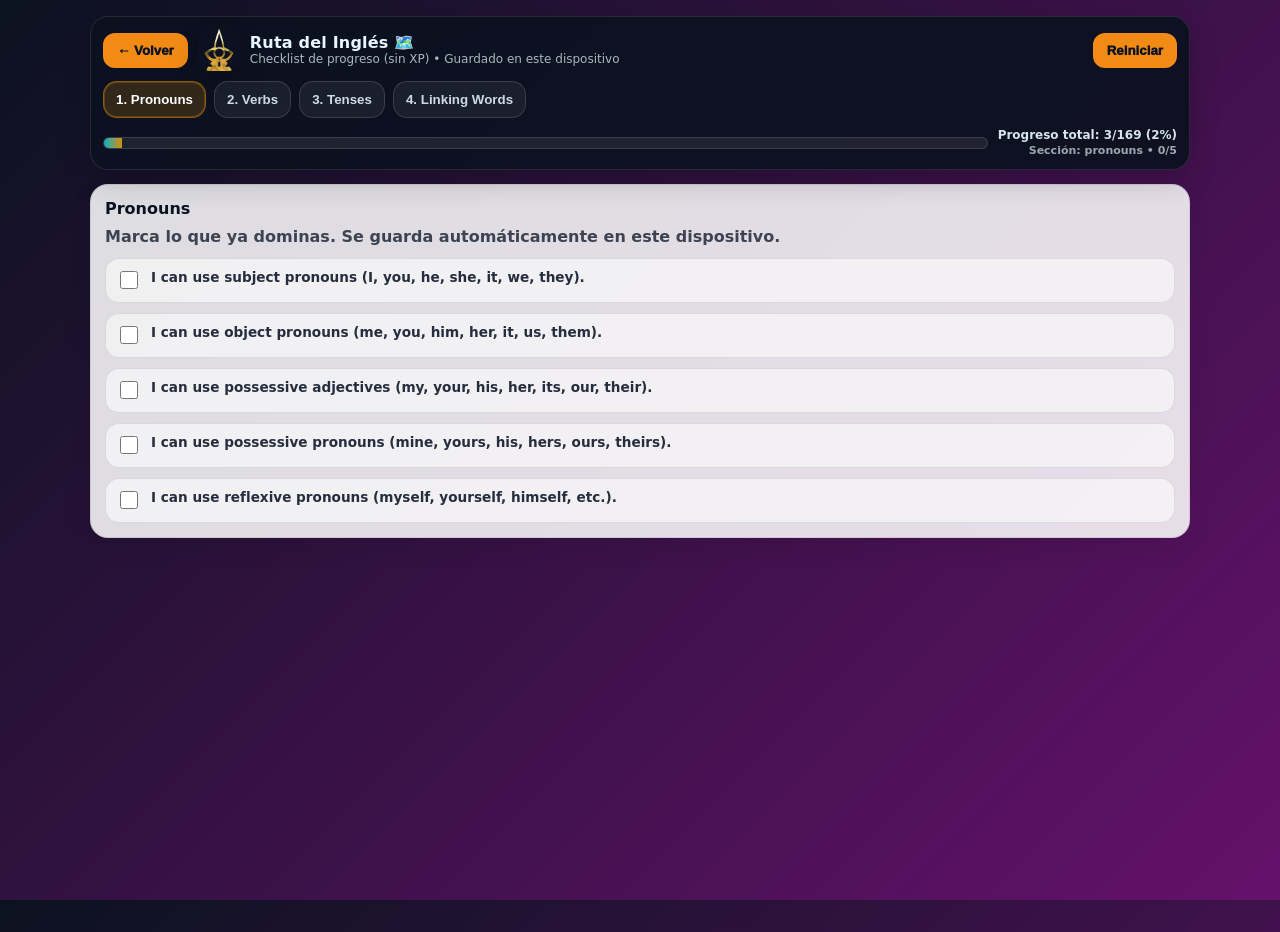
<file: ruta-del-ingles.html>
<!DOCTYPE html>
<html lang="es">
<head>
  <meta charset="utf-8"/>
  <meta name="viewport" content="width=device-width, initial-scale=1.0, viewport-fit=cover"/>
  <meta name="theme-color" content="#0b1220"/>
  <title>Ruta del Inglés 🗺️ | NEUROVERBS</title>

<link rel="stylesheet" href="ui.css"/>
  <link rel="stylesheet" href="ruta-del-ingles.css"/>

  <link rel="icon" href="favicon.ico">
  <link rel="icon" type="image/png" href="favicon.png">
  <link rel="apple-touch-icon" href="apple-touch-icon.png">

</head>
<body class="appShell">
  <div class="appWrap">
    <header class="rutaDock" id="rutaDock">
      <div class="rutaTopRow">
        <button class="btn-mini" type="button" id="btnBack">← Volver</button>
        <div class="rutaTitle">
          <img class="rutaLogo" src="assets/logo.png" alt="NEUROVERBS"/>
          <div>
            <div class="rutaTitleMain">Ruta del Inglés 🗺️</div>
            <div class="rutaTitleSub">Checklist de progreso (sin XP) • Guardado en este dispositivo</div>
          </div>
        </div>
        <button class="btn-mini ghost" type="button" id="btnReset">Reiniciar</button>
      </div>

      <nav class="rutaTabs" aria-label="Secciones de la Ruta del Inglés" role="tablist">
        <button class="rutaTab isActive" type="button" data-sec="pronouns" role="tab" aria-selected="true">1. Pronouns</button>
        <button class="rutaTab" type="button" data-sec="verbs" role="tab" aria-selected="false">2. Verbs</button>
        <button class="rutaTab" type="button" data-sec="tenses" role="tab" aria-selected="false">3. Tenses</button>
        <button class="rutaTab" type="button" data-sec="linking" role="tab" aria-selected="false">4. Linking Words</button>
      </nav>

      <div class="rutaProgress">
        <div class="rutaProgressBar" aria-hidden="true"><div class="rutaProgressFill" id="progFill"></div></div>
        <div class="rutaProgressMeta">
          <span id="progText">Cargando…</span>
          <span class="rutaProgressSmall" id="secText"></span>
        </div>
      </div>
    </header>

    <main class="rutaMain" id="rutaMain">
      <section class="rutaSection isVisible" id="sec_pronouns" data-sec="pronouns" aria-label="Pronouns"></section>
      <section class="rutaSection" id="sec_verbs" data-sec="verbs" aria-label="Verbs"></section>
      <section class="rutaSection" id="sec_tenses" data-sec="tenses" aria-label="Tenses"></section>
      <section class="rutaSection" id="sec_linking" data-sec="linking" aria-label="Linking Words"></section>
    </main>

    <footer class="rutaBottomNav" id="rutaBottomNav" aria-label="Navegación inferior">
      <button class="rutaBottomBtn isActive" type="button" data-sec="pronouns">Pronouns</button>
      <button class="rutaBottomBtn" type="button" data-sec="verbs">Verbs</button>
      <button class="rutaBottomBtn" type="button" data-sec="tenses">Tenses</button>
      <button class="rutaBottomBtn" type="button" data-sec="linking">Linking</button>
    </footer>
  </div>

  <script src="ruta-del-ingles.js"></script>
<script src="logout-widget.js"></script>
</body>
</html>
</file>
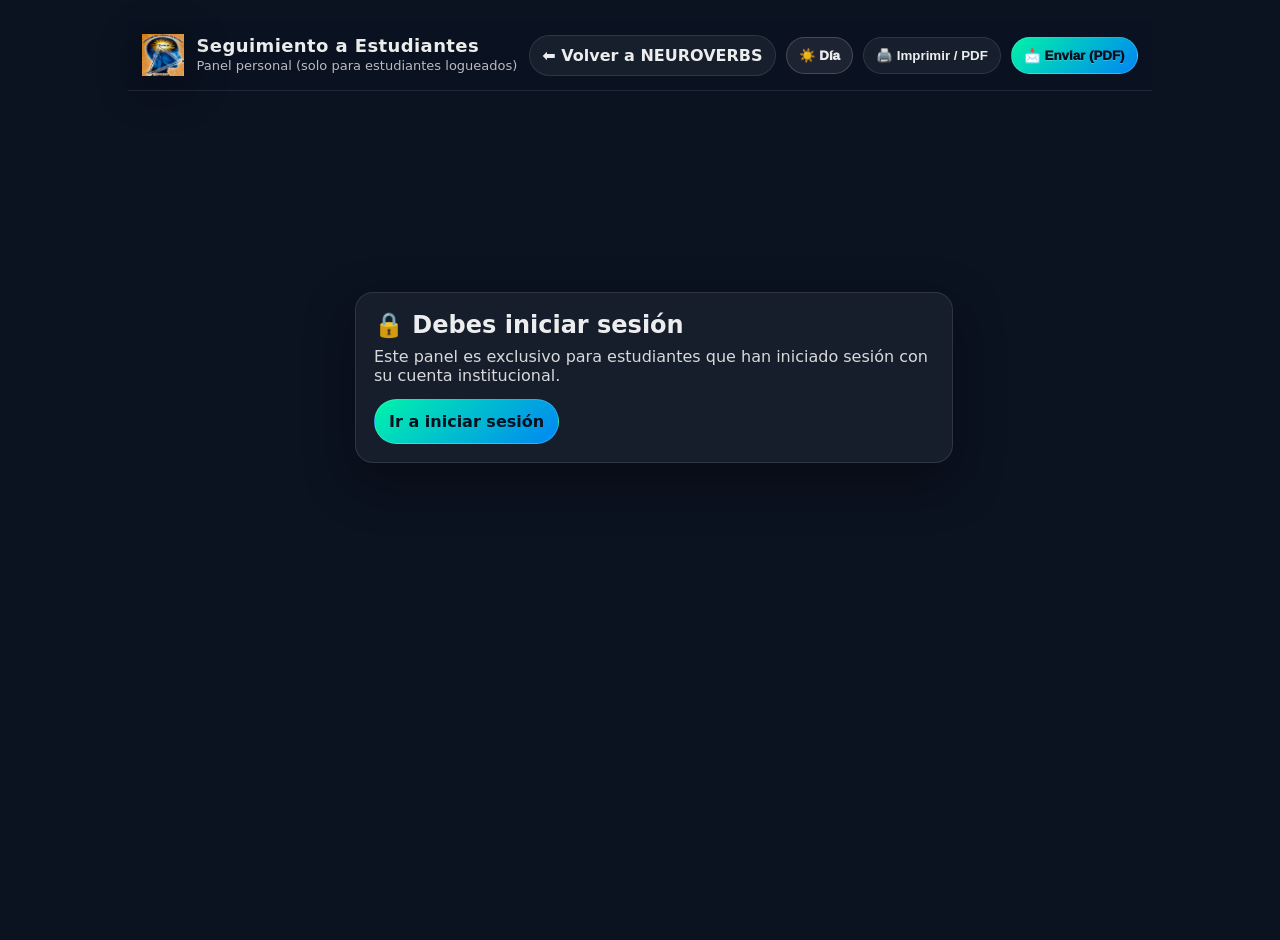
<file: seguimiento-estudiantes.html>
<!DOCTYPE html>
<html lang="es">
<head>
  <meta charset="utf-8"/>
  <meta name="viewport" content="width=device-width, initial-scale=1.0, viewport-fit=cover"/>
  <meta name="theme-color" content="#0b1220"/>
  <title>Seguimiento a Estudiantes | NEUROVERBS</title>

  <link rel="stylesheet" href="ui.css"/>
  <link rel="stylesheet" href="seguimiento-estudiantes.css"/>

  <!-- Google Identity (para coherencia con el resto del proyecto) -->
  <script src="https://accounts.google.com/gsi/client" async defer></script>

  <link rel="icon" href="favicon.ico">
  <link rel="icon" type="image/png" href="favicon.png">
  <link rel="apple-touch-icon" href="apple-touch-icon.png">

</head>

<body>
  <div class="appShell">
    <header class="segHeader">
      <div class="segHeaderLeft">
        <img src="assets/brain.png" alt="" class="segLogo"/>
        <div>
          <div class="segTitle">Seguimiento a Estudiantes</div>
          <div class="segSubtitle">Panel personal (solo para estudiantes logueados)</div>
        </div>
      </div>

      <div class="segHeaderRight">
        <a class="segNavBtn" href="neuroverbs.html">⬅ Volver a NEUROVERBS</a>
        <button class="segNavBtn segTheme" id="btnThemeToggle" type="button" title="Cambiar modo día / noche">☀️ Día</button>
        <button class="segNavBtn" id="btnPrint" type="button" title="Imprime o guarda este reporte como PDF">🖨️ Imprimir / PDF</button>
        <button class="segNavBtn segSend" id="btnSendReport" type="button" title="Enviar tu seguimiento por correo">📩 Enviar (PDF)</button>
      </div>
    </header>

    <main class="segMain">
      <section class="segGate" id="segGate" style="display:none;">
        <div class="segGateCard">
          <h2 style="margin:0 0 8px 0;">🔒 Debes iniciar sesión</h2>
          <p style="margin:0 0 14px 0; opacity:.9;">
            Este panel es exclusivo para estudiantes que han iniciado sesión con su cuenta institucional.
          </p>
          <a class="segPrimary" href="neuroverbs.html">Ir a iniciar sesión</a>
        </div>
      </section>

      <section id="segContent" style="display:none;">
        <div class="segGrid">
          <!-- Perfil -->
          <article class="segCard">
            <div class="segCardHeader">
              <h3>👤 Perfil</h3>
              <span class="segPill" id="pillDomain">Workspace</span>
            </div>
            <div class="segProfile">
              <img id="profilePic" class="segAvatar" alt="Foto"/>
              <div class="segProfileMeta">
                <div class="segName" id="profileName">—</div>
                <div class="segEmail" id="profileEmail">—</div>
                <div class="segSmall" id="profileSub">ID: —</div>
              </div>
            </div>
          </article>

          <!-- Progreso -->
          <article class="segCard">
            <div class="segCardHeader">
              <h3>⚡ Progreso general</h3>
              <span class="segPill" id="pillLevel">Nivel —</span>
            </div>

            <div class="segMetricRow">
              <div class="segMetric">
                <div class="segMetricLabel">XP Total</div>
                <div class="segMetricValue" id="xpTotal">0</div>
              </div>
              <div class="segMetric">
                <div class="segMetricLabel">Racha (días)</div>
                <div class="segMetricValue" id="streak">0</div>
              </div>
              <div class="segMetric">
                <div class="segMetricLabel">Corazones</div>
                <div class="segMetricValue" id="hearts">❤️❤️❤️❤️❤️</div>
              </div>
            </div>

            <div class="segBarWrap">
              <div class="segBarLabel">
                <span>Progreso al siguiente nivel</span>
                <span id="lvlInto">0 / 250 XP</span>
              </div>
              <div class="segBar">
                <div class="segBarFill" id="lvlBar" style="width:0%"></div>
              </div>
            </div>

            <div class="segHint" id="hintProgress">—</div>
          </article>

          <!-- Meta diaria -->
          <article class="segCard">
            <div class="segCardHeader">
              <h3>🎯 Meta diaria</h3>
              <span class="segPill" id="pillDaily">Hoy</span>
            </div>

            <div class="segMetricRow">
              <div class="segMetric">
                <div class="segMetricLabel">Meta</div>
                <div class="segMetricValue"><span id="dailyGoal">200</span> XP</div>
              </div>
              <div class="segMetric">
                <div class="segMetricLabel">Hecho hoy</div>
                <div class="segMetricValue"><span id="dailyXP">0</span> XP</div>
              </div>
              <div class="segMetric">
                <div class="segMetricLabel">Streak Freeze</div>
                <div class="segMetricValue"><span id="freeze">0</span></div>
              </div>
            </div>

            <div class="segBarWrap">
              <div class="segBarLabel">
                <span>Avance de la meta</span>
                <span id="dailyPct">0%</span>
              </div>
              <div class="segBar">
                <div class="segBarFill" id="dailyBar" style="width:0%"></div>
              </div>
            </div>

            <div class="segHint" id="hintDaily">—</div>
          </article>

          <!-- Rendimiento -->
          <article class="segCard">
            <div class="segCardHeader">
              <h3>📈 Rendimiento</h3>
              <span class="segPill" id="pillAcc">Precisión —%</span>
            </div>

            <div class="segMetricRow">
              <div class="segMetric">
                <div class="segMetricLabel">Intentos</div>
                <div class="segMetricValue" id="att">0</div>
              </div>
              <div class="segMetric">
                <div class="segMetricLabel">Correctas</div>
                <div class="segMetricValue" id="corr">0</div>
              </div>
              <div class="segMetric">
                <div class="segMetricLabel">Precisión</div>
                <div class="segMetricValue" id="acc">0%</div>
              </div>
            </div>

            <div class="segHint" id="hintPerf">—</div>
          </article>

          <!-- Dominio -->
          <article class="segCard segSpan2">
            <div class="segCardHeader">
              <h3>🧠 Dominio por verbos (Mastery)</h3>
              <span class="segPill" id="pillMastery">—</span>
            </div>

            <div class="segMetricRow">
              <div class="segMetric">
                <div class="segMetricLabel">Verbos en dominio</div>
                <div class="segMetricValue" id="mastered">0</div>
              </div>
              <div class="segMetric">
                <div class="segMetricLabel">Verbos practicados</div>
                <div class="segMetricValue" id="masteryCount">0</div>
              </div>
              <div class="segMetric">
                <div class="segMetricLabel">Promedio</div>
                <div class="segMetricValue" id="masteryAvg">0.0</div>
              </div>
            </div>

            <div class="segMiniGrid" id="masteryGrid"></div>
            <div class="segHint">Nota: el dominio se incrementa con práctica y consistencia. En nivel 5, el verbo está “dominado”.</div>
          </article>

          <!-- Errores frecuentes -->
          <article class="segCard segSpan2">
            <div class="segCardHeader">
              <h3>⚠️ Errores frecuentes</h3>
              <span class="segPill" id="pillMistakes">Top</span>
            </div>

            <div class="segTableWrap">
              <table class="segTable">
                <thead>
                  <tr>
                    <th>Verbo (C1)</th>
                    <th>Veces</th>
                    <th>Recomendación</th>
                  </tr>
                </thead>
                <tbody id="mistakesBody">
                  <tr><td colspan="3" style="opacity:.85;">Aún no hay errores registrados.</td></tr>
                </tbody>
              </table>
            </div>
            <div class="segHint">Tip: repasa estos verbos en “Verbos” y vuelve al cuestionario para reforzar memoria.</div>
          </article>

          <!-- KP -->
          <article class="segCard">
            <div class="segCardHeader">
              <h3>🧩 Conocimientos previos (KP)</h3>
              <span class="segPill" id="pillKP">KP</span>
            </div>

            <div class="segList">
              <div class="segListRow"><span>Insignia KP</span><b id="kpBadge">No</b></div>
              <div class="segListRow"><span>Actividades completadas</span><b id="kpDone">0</b></div>
              <div class="segListRow"><span>Última actividad</span><b id="kpLast">—</b></div>
              <div class="segListRow"><span>Código de clase</span><b id="kpClass">—</b></div>
            </div>
            <div class="segHint">Si la insignia está “Sí”, completaste el proceso de KP y ganaste XP adicional.</div>
          </article>

          <!-- Teacher Yoguis -->
          <article class="segCard">
            <div class="segCardHeader">
              <h3>🧑‍🏫 Teacher Yoguis</h3>
              <span class="segPill" id="pillTY">Historial</span>
            </div>

            <div class="segList">
              <div class="segListRow"><span>Temas registrados</span><b id="tyCount">0</b></div>
              <div class="segListRow"><span>Con estado “Concluido”</span><b id="tyDone">0</b></div>
              <div class="segListRow"><span>En proceso</span><b id="tyOpen">0</b></div>
            </div>

            <div class="segHint" style="margin-top:10px;">Últimos temas:</div>
            <div class="segChips" id="tyChips"></div>
          </article>

          <!-- Recomendaciones -->
          <article class="segCard segSpan2">
            <div class="segCardHeader">
              <h3>✅ Recomendaciones del sistema</h3>
              <span class="segPill">Auto</span>
            </div>
            <div class="segReco" id="recoList"></div>
            <div class="segHint">Estas recomendaciones se generan con base en tus métricas actuales.</div>
          </article>

          <!-- Footer note -->
          <article class="segCard segSpan2 segFoot">
            <div class="segSmall">
              Última lectura de datos locales: <b id="lastRead">—</b><br/>
              Fuente: datos guardados en tu navegador (localStorage) + sincronización de XP con Sheets cuando hay sesión.
            </div>
          </article>

        </div>
      </section>
    
      <section class="segCard segSendCard" id="segSendCard" style="display:none;">
        <h3>Enviar seguimiento</h3>
        <p class="segMuted">
          Si tu navegador bloquea ventanas emergentes, usa estos enlaces para abrir el correo:
        </p>
        <div class="segActionsRow">
          <a class="segActionBtn segPrimary" id="segOpenGmail" href="#" target="_blank" rel="noopener noreferrer">Abrir Gmail</a>
          <a class="segActionBtn" id="segOpenMailto" href="#" rel="noopener noreferrer" target="_blank">Abrir correo</a>
        </div>
        <div class="segMuted" style="margin-top:10px;">
          Tip: Si el navegador bloquea la ventana, usa los enlaces de arriba para abrir el correo.
        </div>
      </section>

    </main>
  </div>
<script src="seguimiento-estudiantes.js"></script>
<script src="logout-widget.js"></script>
</body>
</html>
</file>
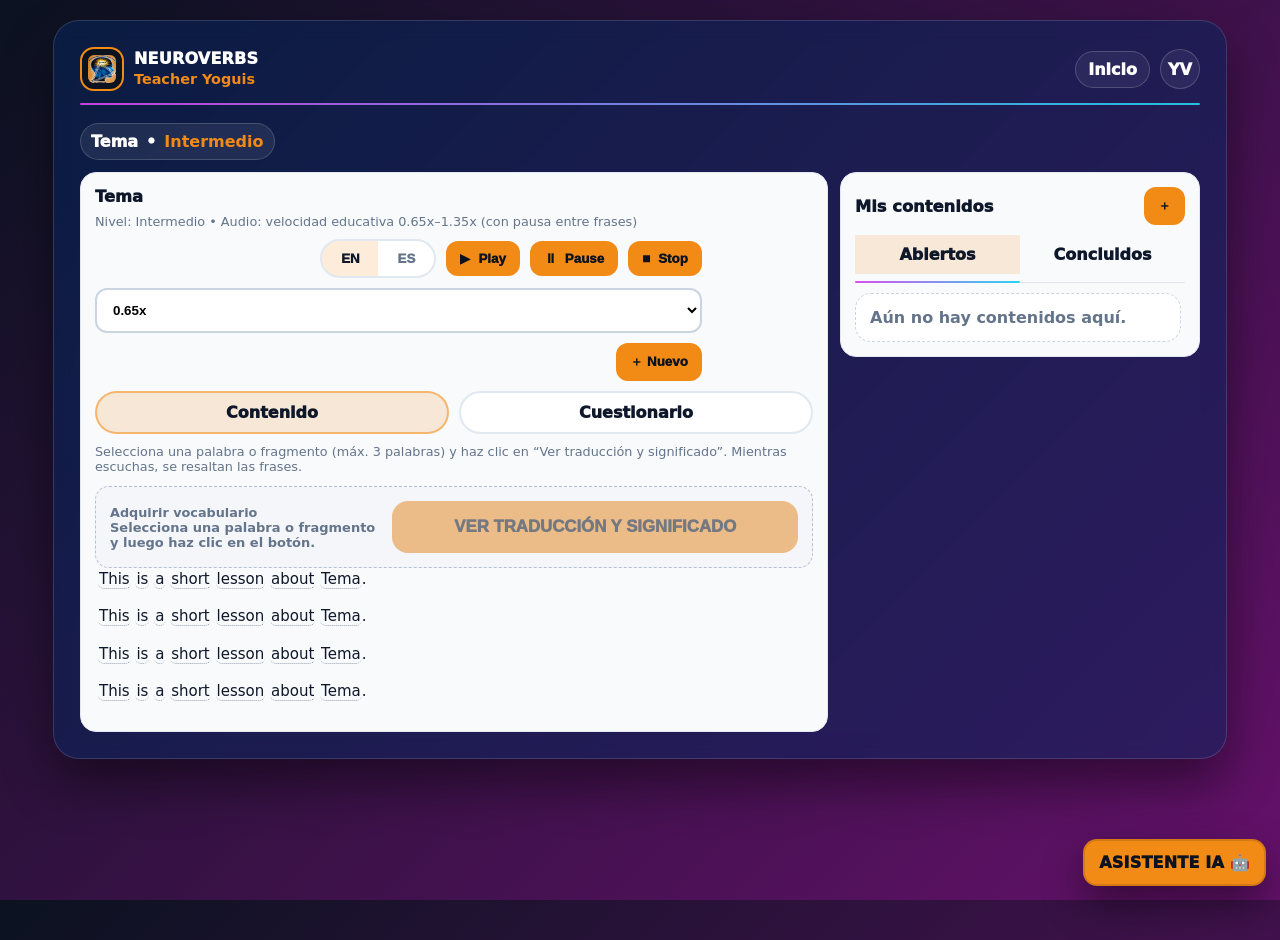
<file: teacher-yoguis-content.html>
<!doctype html>
<html lang="es">
<head>
  <meta charset="utf-8" />
  <meta name="viewport" content="width=device-width, initial-scale=1" />
  <title>Teacher Yoguis | Contenido</title>
  <meta name="theme-color" content="#0b1220" />
  <link rel="stylesheet" href="ui.css" />

  <link rel="icon" href="favicon.ico">
  <link rel="icon" type="image/png" href="favicon.png">
  <link rel="apple-touch-icon" href="apple-touch-icon.png">

</head>
<body>

<!-- ✅ Acceso rápido (igual que index) -->
<div class="float-actions float-actions-right" aria-label="Accesos rápidos">
  <a class="float-action ai-float" data-help="🤖 Abre el Asistente IA para resolver dudas, pedir ejemplos y practicar." href="https://chatgpt.com/g/g-688f92ef15e88191a178208283c76eb6-neuro-aprendizaje-de-los-verbos-irregulares" target="_blank" rel="noopener" title="Abrir Asistente IA">ASISTENTE IA 🤖</a>
</div>

<div class="app">
    <header class="tyTopbar">
    <a class="tyBrandMini" href="teacher-yoguis.html" aria-label="Teacher Yoguis Dashboard">
      <img src="assets/brain.png" alt="NEUROVERBS" class="tyBrandLogo">
      <div class="tyBrandText">
        <div class="tyBrandName">NEUROVERBS</div>
        <div class="tyBrandSub">Teacher Yoguis</div>
      </div>
    </a>
    <div class="tyTopRight">
      <a class="tyHomeLink" href="neuroverbs.html" title="Inicio">Inicio</a>
      <div class="tyAvatar" title="Usuario">YV</div>
    </div>
  </header>
  <div class="tyGradLine" aria-hidden="true"></div>



  <div class="tyHeaderRow">
    <div class="tyPill">
      <span id="pillTopic">Tema</span>
      <span>•</span>
      <b id="pillLevel">Intermedio</b>
    </div>
  </div>

  <div class="tyLayout">
    <main class="card">
      <div class="tyCardHead">
        <div>
          <h2 id="topicTitle">Cargando…</h2>
          <div class="legend" id="topicMeta">Contenido + cuestionario + audio</div>
        </div>

        <div class="tyControls">
          <div class="tySeg" title="Idioma">
            <button id="btnEN" class="active" type="button">EN</button>
            <button id="btnES" type="button">ES</button>
          </div>

          <button class="btn-mini tyIconButton" id="btnPlay" type="button" title="Reproducir">▶︎ <span>Play</span></button>
          <button class="btn-mini tyIconButton" id="btnPause" type="button" title="Pausar/Reanudar">⏸ <span>Pause</span></button>
          <button class="btn-mini tyIconButton" id="btnStop" type="button" title="Detener">■ <span>Stop</span></button>

          <select class="tySmallSelect" id="speedSelect" title="Velocidad (educativa)">
            <optgroup label="Velocidad (educativa)">
              <!-- Nota: speechSynthesis a 1.0 suele sonar rápido. Estos valores son más cómodos para aprender. -->
              <option value="0.65" selected>0.65x</option>
              <option value="0.75">0.75x</option>
              <option value="0.85">0.85x</option>
              <option value="0.95">0.95x</option>
              <option value="1.05">1.05x</option>
              <option value="1.15">1.15x</option>
              <option value="1.25">1.25x</option>
              <option value="1.35">1.35x</option>
            </optgroup>
          </select>

          <button class="btn-mini" id="btnNew" type="button" title="Nuevo tema">＋ Nuevo</button>
        </div>
      </div>

      <div class="tyTabs">
        <div class="tab active" data-tab="content">Contenido</div>
        <div class="tab" data-tab="quiz">Cuestionario</div>
      </div>

      <div class="legend" id="note">Selecciona una palabra o fragmento (máx. 3 palabras) y haz clic en “Ver traducción y significado”. Mientras escuchas, se resaltan las frases.</div>

<div class="tyVocabBar" id="tyVocabBar" aria-label="Adquirir vocabulario">
  <div class="legend">
    <b>Adquirir vocabulario</b><br>
    <span class="vocabMuted">Selecciona una palabra o fragmento y luego haz clic en el botón.</span>
  </div>
  <button class="btn-main" id="btnVocabSelection" type="button" disabled>Ver traducción y significado</button>
</div>

      <div id="panelContent" class="tyContentArea">
        <div class="warn" id="loading">Buscando información del tema…</div>
      </div>

      <div id="panelQuiz" class="tyContentArea isHidden">
        <div class="warn">Generando cuestionario…</div>
      </div>
    </main>

    <aside class="card">
      <div class="tyCardHead">
        <h2>Mis contenidos</h2>
        <button class="btn-mini" id="btnPlus" type="button" title="Crear nuevo">＋</button>
      </div>

      <div class="tySideTabs">
        <div class="sideTab active" data-tab="open">Abiertos</div>
        <div class="sideTab" data-tab="done">Concluidos</div>
      </div>

      <div class="tyHistory" id="history"></div>
    </aside>
  </div>
</div>

<!-- ✅ Modal de vocabulario (hover/clic sobre palabras) -->
<div class="overlay" id="vocabOverlay" aria-hidden="true">
  <div class="modal" role="dialog" aria-modal="true" aria-labelledby="vocabTitle">
    <div class="vocabModalTop">
      <h2 id="vocabTitle">Adquirir vocabulario</h2>
      <button class="btn-mini" id="vocabClose" type="button" aria-label="Cerrar">✕</button>
    </div>

    <div class="vocabTermCard">
      <div class="vocabTermLine">
        <b id="vocabTerm">—</b>
        <span id="vocabPhonetic" class="vocabMuted"></span>
      </div>
      <div id="vocabSentence" class="vocabSentence"></div>
</div>

    <div class="vocabSection">
      <h4>Traducción</h4>
      <p id="vocabTranslation" class="vocabMuted">—</p>
    </div>

    <div class="vocabSection">
      <h4>Significado</h4>
      <div id="vocabMeaning" class="vocabMeaning">—</div>
    </div>

    <div class="vocabSection">
      <h4>Ejemplos de uso</h4>
      <ul id="vocabExamples" class="vocabExamples"></ul>
    </div>
</div>
</div>

  <script src="ai-config.js" defer></script>
  <script src="ai-client.js" defer></script>

  <script src="teacher-yoguis-content.js" defer></script>
<script src="logout-widget.js"></script>
</body>
</html>
</file>
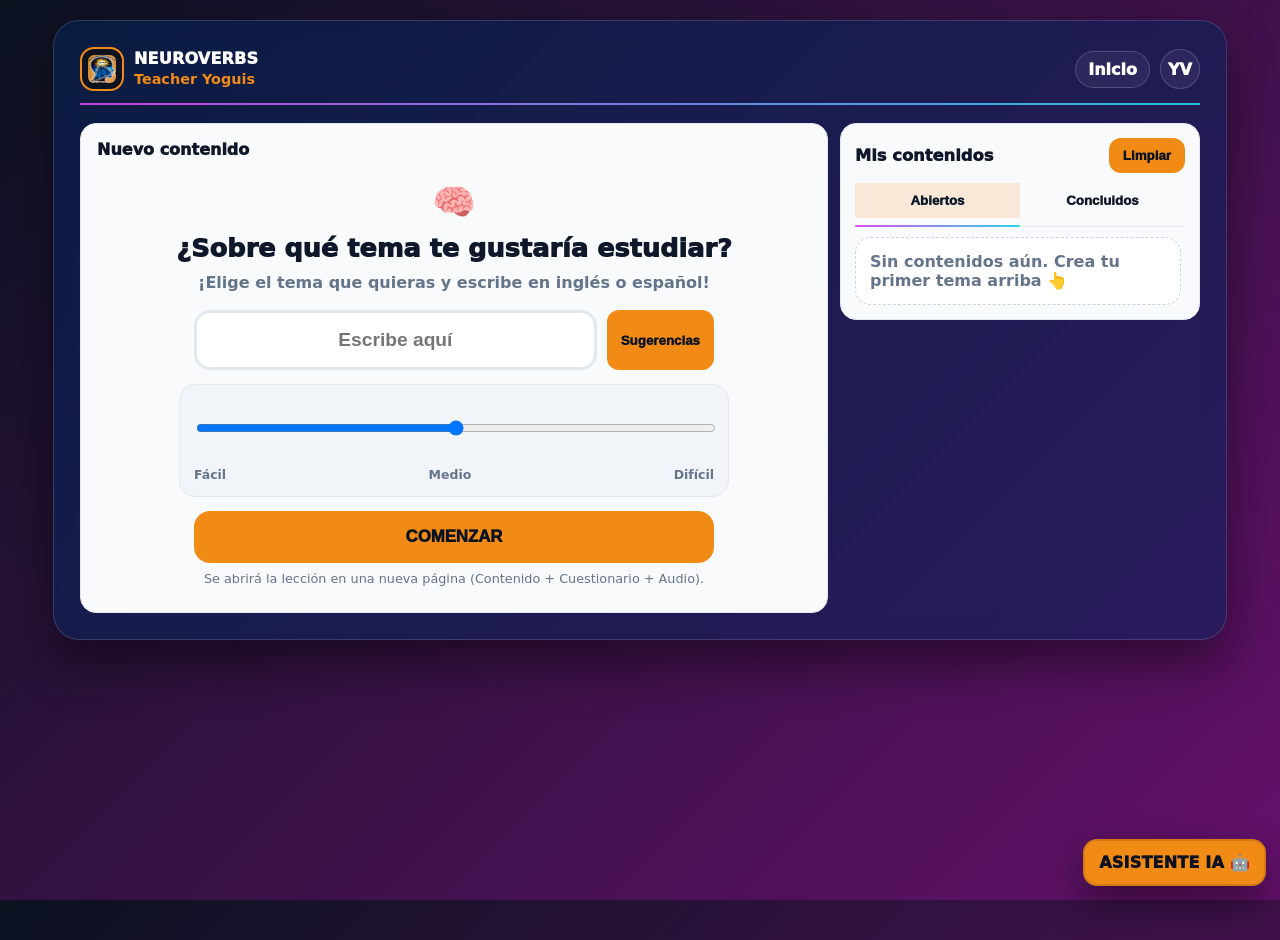
<file: teacher-yoguis-input.html>
<!doctype html>
<html lang="es">
<head>
  <meta charset="utf-8" />
  <meta name="viewport" content="width=device-width, initial-scale=1" />
  <title>Teacher Yoguis | Input</title>
  <meta name="theme-color" content="#0b1220" />
  <link rel="stylesheet" href="ui.css" />

  <link rel="icon" href="favicon.ico">
  <link rel="icon" type="image/png" href="favicon.png">
  <link rel="apple-touch-icon" href="apple-touch-icon.png">

</head>
<body>

<!-- ✅ Acceso rápido (igual que index) -->
<div class="float-actions float-actions-right" aria-label="Accesos rápidos">
  <a class="float-action ai-float" data-help="🤖 Abre el Asistente IA para resolver dudas, pedir ejemplos y practicar." href="https://chatgpt.com/g/g-688f92ef15e88191a178208283c76eb6-neuro-aprendizaje-de-los-verbos-irregulares" target="_blank" rel="noopener" title="Abrir Asistente IA">ASISTENTE IA 🤖</a>
</div>

<div class="app">
  <header class="tyTopbar">
    <a class="tyBrandMini" href="teacher-yoguis.html" aria-label="Teacher Yoguis Dashboard">
      <img src="assets/brain.png" alt="NEUROVERBS" class="tyBrandLogo">
      <div class="tyBrandText">
        <div class="tyBrandName">NEUROVERBS</div>
        <div class="tyBrandSub">Teacher Yoguis</div>
      </div>
    </a>
    <div class="tyTopRight">
      <a class="tyHomeLink" href="neuroverbs.html" title="Inicio">Inicio</a>
      <div class="tyAvatar" title="Usuario">YV</div>
    </div>
  </header>
  <div class="tyGradLine" aria-hidden="true"></div>

  <div class="tyLayout">
    <section class="card tyCenterCard" aria-label="Nuevo contenido">
      <div class="tySectionLabel">Nuevo contenido</div>
      <div class="tyCenterWrap">
        <div class="tyBigIcon">🧠</div>
        <h2 class="tyCenterTitle">¿Sobre qué tema te gustaría estudiar?</h2>
        <div class="tyCenterSub">¡Elige el tema que quieras y escribe en inglés o español!</div>

        <div class="tyInputRow">
          <input id="topic" type="text" placeholder="Escribe aquí" autocomplete="off" />
          <button class="btn-mini" id="btnSuggestions" type="button">Sugerencias</button>
        </div>

        <div class="tyRange tyRangeCenter">
          <input id="diffRange" type="range" min="0" max="2" step="1" value="1" />
          <div class="tyRangeLabels"><span>Fácil</span><span>Medio</span><span>Difícil</span></div>
        </div>

        <button class="btn-main tyBigBtn" id="btnStart" type="button">Comenzar</button>
        <div class="legend">Se abrirá la lección en una nueva página (Contenido + Cuestionario + Audio).</div>
      </div>
    </section>

    <aside class="card" aria-label="Mis contenidos">
      <div class="tyCardHead">
        <h2>Mis contenidos</h2>
        <button class="btn-mini" id="btnClear" type="button" title="Limpiar historial">Limpiar</button>
      </div>

      <div class="tySideTabs" role="tablist" aria-label="Estado de contenidos">
        <button class="sideTab active" data-tab="open" type="button" role="tab" aria-selected="true">Abiertos</button>
        <button class="sideTab" data-tab="done" type="button" role="tab" aria-selected="false">Concluidos</button>
      </div>

      <div class="tyHistory" id="history"></div>
    </aside>
  </div>

</div>



<script src="teacher-yoguis-input.js" defer></script>
<script src="logout-widget.js"></script>
</body>
</html>
</file>
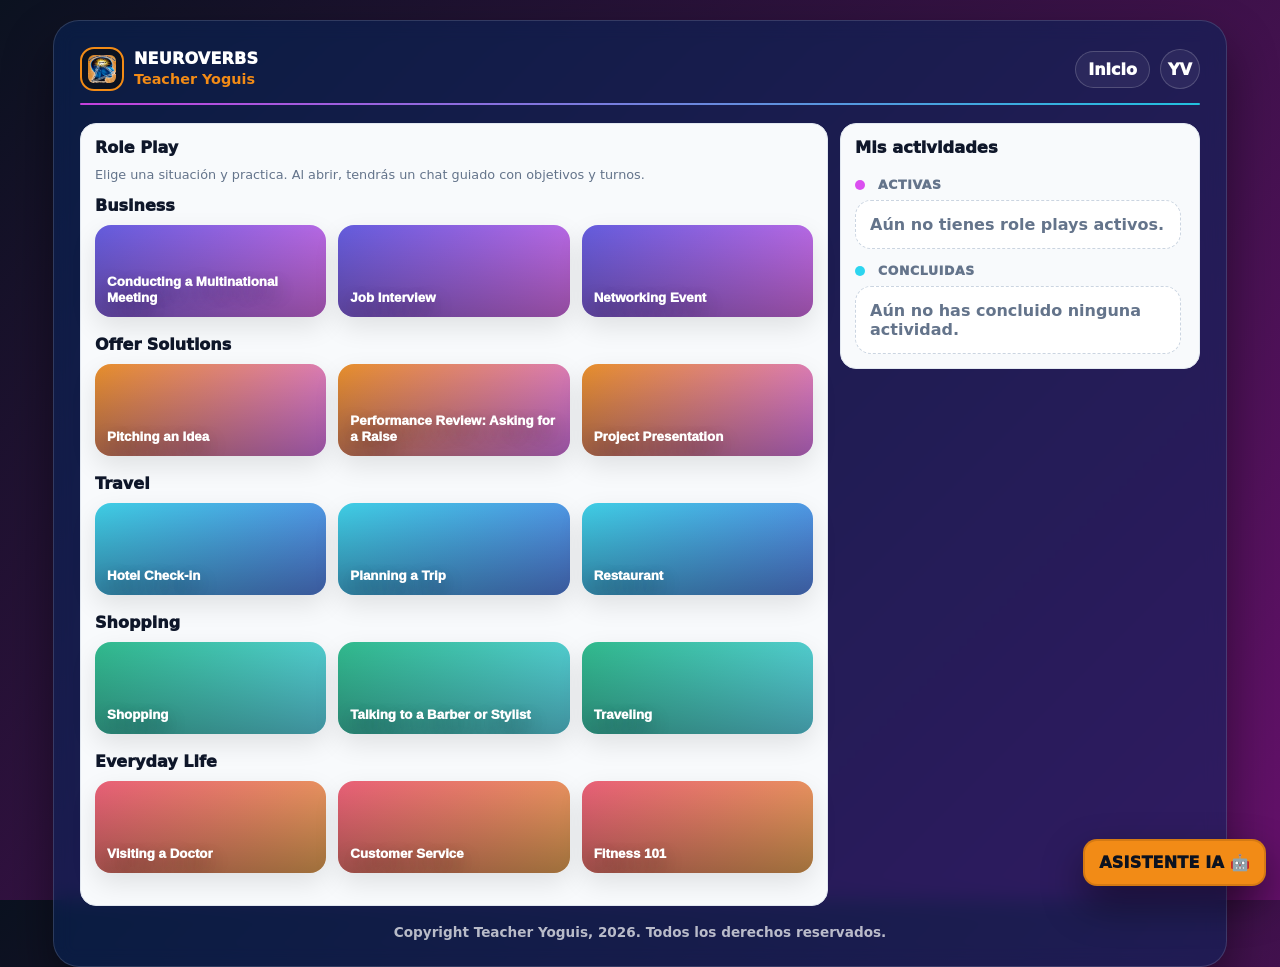
<file: teacher-yoguis-roleplay-chat.html>
<!doctype html>
<html lang="es">
<head>
  <meta charset="utf-8" />
  <meta name="viewport" content="width=device-width, initial-scale=1" />
  <title>Teacher Yoguis | Role Play Chat</title>
  <meta name="theme-color" content="#0b1220" />
  <link rel="stylesheet" href="ui.css" />
  <script src="ai-config.js" defer></script>
  <script src="ai-client.js" defer></script>

  <link rel="icon" href="favicon.ico">
  <link rel="icon" type="image/png" href="favicon.png">
  <link rel="apple-touch-icon" href="apple-touch-icon.png">

</head>
<body>

<div class="float-actions float-actions-right" aria-label="Accesos rápidos">
  <a class="float-action ai-float" data-help="🤖 Abre el Asistente IA para resolver dudas, pedir ejemplos y practicar." href="https://chatgpt.com/g/g-688f92ef15e88191a178208283c76eb6-neuro-aprendizaje-de-los-verbos-irregulares" target="_blank" rel="noopener" title="Abrir Asistente IA">ASISTENTE IA 🤖</a>
</div>

<div class="app">
  <header class="tyTopbar">
    <a class="tyBrandMini" href="teacher-yoguis.html" aria-label="Teacher Yoguis Dashboard">
      <img src="assets/brain.png" alt="NEUROVERBS" class="tyBrandLogo">
      <div class="tyBrandText">
        <div class="tyBrandName">NEUROVERBS</div>
        <div class="tyBrandSub">Teacher Yoguis</div>
      </div>
    </a>
    <div class="tyTopRight">
      <a class="tyHomeLink" href="neuroverbs.html" title="Inicio">Inicio</a>
      <div class="tyAvatar" title="Usuario">YV</div>
    </div>
  </header>
  <div class="tyGradLine" aria-hidden="true"></div>

  <div class="tyLayout">
    <section class="card" aria-label="Role Play Chat">
      <div class="tyChatHead">
        <div>
          <div class="tySectionLabel" style="margin-bottom:6px">Role Play</div>
          <div class="tyChatTopic" id="chatTopic">—</div>
          <div class="tyChatMeta" id="chatMeta"></div>
        </div>
        <div class="tyChatActions">
          <button class="btn-mini" id="btnTestIA" type="button" title="Probar conexión IA">Probar IA</button>
          <a class="btn-mini btn-link" href="teacher-yoguis-roleplay.html">Volver</a>
          <button class="btn-mini" id="btnDone" type="button" title="Marcar como concluida">Concluir</button>
        </div>
      </div>

      <div class="tyChatLog" id="chatLog" aria-live="polite"></div>

      <div class="tyChatComposer">
        <textarea id="chatText" rows="2" placeholder="Responde aquí…"></textarea>
        <button class="btn-main" id="btnSend" type="button">Enviar</button>
      </div>

      <div class="legend">Tip: usa frases cortas y naturales. Yo te respondo y te doy la siguiente pregunta.</div>
    </section>

    <aside class="card" aria-label="Mis actividades">
      <div class="tyCardHead">
        <h2>Mis actividades</h2>
      </div>
      <div class="tyHistory" id="actWrap"></div>
    </aside>
  </div>


  <div class="tyFooter">Copyright Teacher Yoguis, 2026. Todos los derechos reservados.</div>
</div>


<script src="teacher-yoguis-roleplay-chat.js" defer></script>
<script src="logout-widget.js"></script>
</body>
</html>
</file>
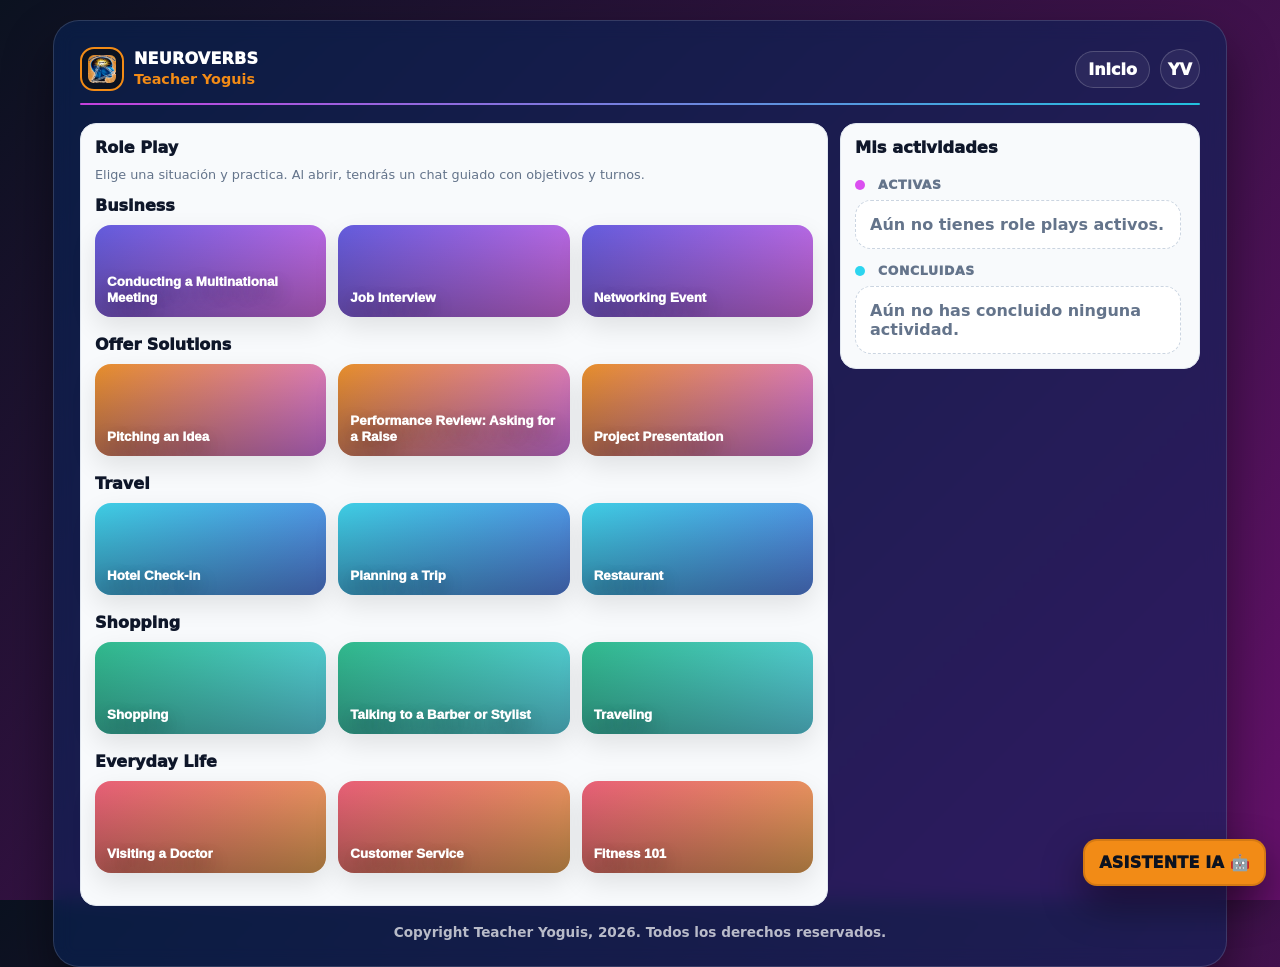
<file: teacher-yoguis-roleplay.html>
<!doctype html>
<html lang="es">
<head>
  <meta charset="utf-8" />
  <meta name="viewport" content="width=device-width, initial-scale=1" />
  <title>Teacher Yoguis | Role Play</title>
  <meta name="theme-color" content="#0b1220" />
  <link rel="stylesheet" href="ui.css" />
  <script src="ai-config.js" defer></script>
  <script src="ai-client.js" defer></script>

  <link rel="icon" href="favicon.ico">
  <link rel="icon" type="image/png" href="favicon.png">
  <link rel="apple-touch-icon" href="apple-touch-icon.png">

</head>
<body>

<div class="float-actions float-actions-right" aria-label="Accesos rápidos">
  <a class="float-action ai-float" data-help="🤖 Abre el Asistente IA para resolver dudas, pedir ejemplos y practicar." href="https://chatgpt.com/g/g-688f92ef15e88191a178208283c76eb6-neuro-aprendizaje-de-los-verbos-irregulares" target="_blank" rel="noopener" title="Abrir Asistente IA">ASISTENTE IA 🤖</a>
</div>

<div class="app">
  <header class="tyTopbar">
    <a class="tyBrandMini" href="teacher-yoguis.html" aria-label="Teacher Yoguis Dashboard">
      <img src="assets/brain.png" alt="NEUROVERBS" class="tyBrandLogo">
      <div class="tyBrandText">
        <div class="tyBrandName">NEUROVERBS</div>
        <div class="tyBrandSub">Teacher Yoguis</div>
      </div>
    </a>
    <div class="tyTopRight">
      <a class="tyHomeLink" href="neuroverbs.html" title="Inicio">Inicio</a>
      <div class="tyAvatar" title="Usuario">YV</div>
    </div>
  </header>
  <div class="tyGradLine" aria-hidden="true"></div>

  <div class="tyLayout">
    <section class="card" aria-label="Role Play">
      <div class="tySectionLabel">Role Play</div>
      <div class="legend" style="margin-bottom:12px">Elige una situación y practica. Al abrir, tendrás un chat guiado con objetivos y turnos.</div>

      <div id="roleWrap"></div>
    </section>

    <aside class="card" aria-label="Mis actividades">
      <div class="tyCardHead">
        <h2>Mis actividades</h2>
      </div>

      <div class="tyHistory" id="actWrap"></div>
    </aside>
  </div>


  <div class="tyFooter">Copyright Teacher Yoguis, 2026. Todos los derechos reservados.</div>
</div>


<script src="teacher-yoguis-roleplay.js" defer></script>
<script src="logout-widget.js"></script>
</body>
</html>
</file>
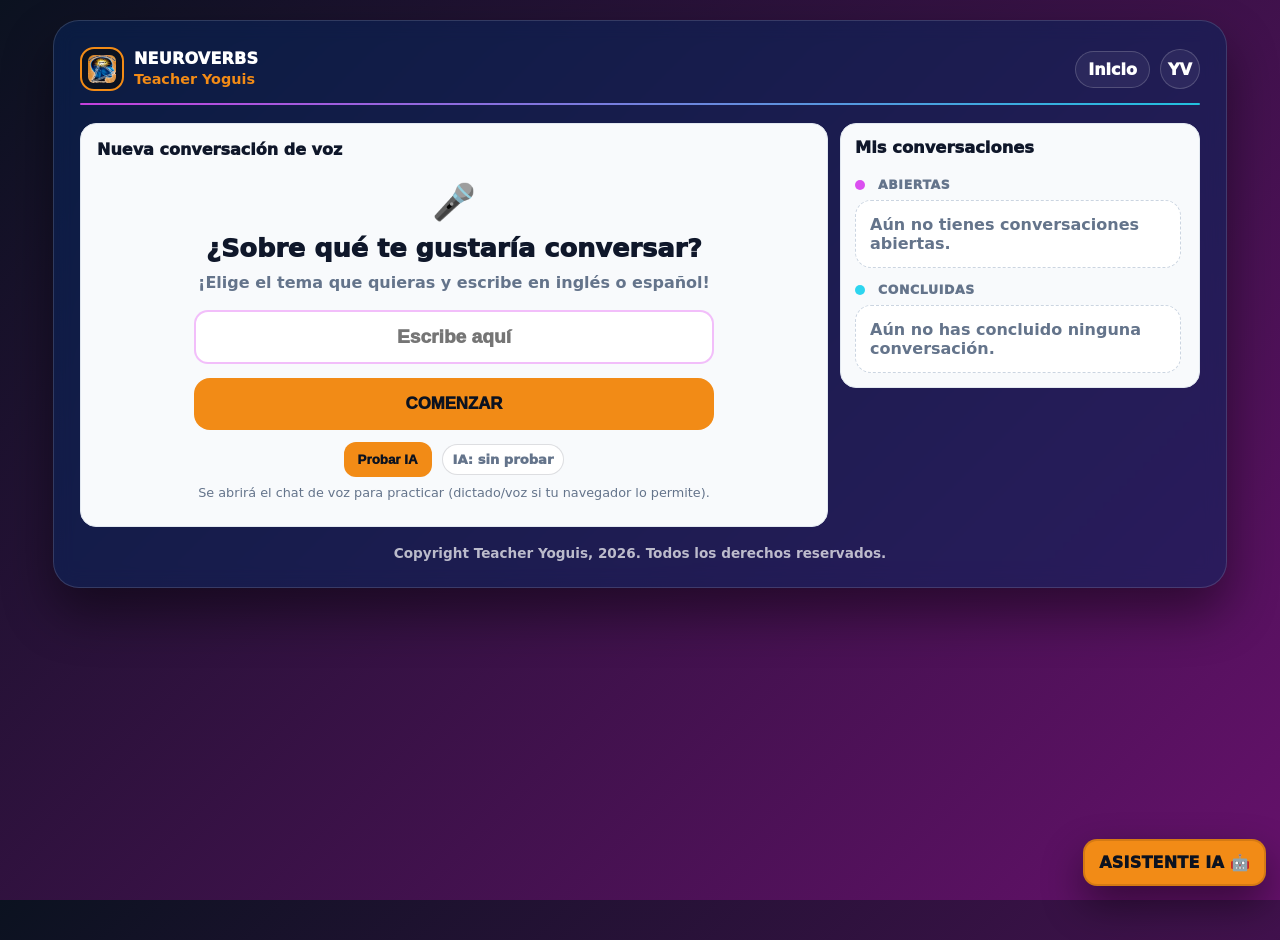
<file: teacher-yoguis-speaking-chat.html>
<!doctype html>
<html lang="es">
<head>
  <meta charset="utf-8" />
  <meta name="viewport" content="width=device-width, initial-scale=1" />
  <title>Teacher Yoguis | Speaking Chat</title>
  <meta name="theme-color" content="#0b1220" />
  <link rel="stylesheet" href="ui.css" />
  <script src="ai-config.js" defer></script>
  <script src="ai-client.js" defer></script>

  <link rel="icon" href="favicon.ico">
  <link rel="icon" type="image/png" href="favicon.png">
  <link rel="apple-touch-icon" href="apple-touch-icon.png">

</head>
<body>

<div class="float-actions float-actions-right" aria-label="Accesos rápidos">
  <a class="float-action ai-float" data-help="🤖 Abre el Asistente IA para resolver dudas, pedir ejemplos y practicar." href="https://chatgpt.com/g/g-688f92ef15e88191a178208283c76eb6-neuro-aprendizaje-de-los-verbos-irregulares" target="_blank" rel="noopener" title="Abrir Asistente IA">ASISTENTE IA 🤖</a>
</div>

<div class="app">
  <header class="tyTopbar">
    <a class="tyBrandMini" href="teacher-yoguis.html" aria-label="Teacher Yoguis Dashboard">
      <img src="assets/brain.png" alt="NEUROVERBS" class="tyBrandLogo">
      <div class="tyBrandText">
        <div class="tyBrandName">NEUROVERBS</div>
        <div class="tyBrandSub">Teacher Yoguis</div>
      </div>
    </a>
    <div class="tyTopRight">
      <a class="tyHomeLink" href="neuroverbs.html" title="Inicio">Inicio</a>
      <div class="tyAvatar" title="Usuario">YV</div>
    </div>
  </header>
  <div class="tyGradLine" aria-hidden="true"></div>

  <div class="tyLayout">
    <section class="card" aria-label="Conversación por voz">
      <div class="tyChatHead">
        <div>
          <div class="tySectionLabel" style="margin-bottom:6px">Conversación por voz</div>
          <div class="tyChatTopic" id="chatTopic">—</div>
          <div class="tyChatMeta" id="chatMeta"></div>
        </div>
        <div class="tyChatActions">
          <button class="btn-mini" id="btnTestIA" type="button" title="Probar conexión IA">Probar IA</button>
          <a class="btn-mini btn-link" href="teacher-yoguis-speaking.html">Volver</a>
          <button class="btn-mini" id="btnDone" type="button" title="Marcar como concluida">Concluir</button>
        </div>
      </div>

      <div class="tyChatLog" id="chatLog" aria-live="polite"></div>

      <div class="tyChatComposer">
        <textarea id="chatText" rows="2" placeholder="Escribe… o usa Escuchar"></textarea>
        <div class="tyChatComposerBtns">
          <button class="btn-mini" id="btnListen" type="button">Escuchar</button>
          <button class="btn-main" id="btnSend" type="button">Enviar</button>
        </div>
      </div>

      <div class="legend" id="voiceNote">Tip: “Escuchar” usa dictado del navegador (si está disponible). También puedes escribir.</div>
    </section>

    <aside class="card" aria-label="Mis conversaciones">
      <div class="tyCardHead">
        <h2>Mis conversaciones</h2>
      </div>
      <div class="tyHistory" id="convWrap"></div>
    </aside>
  </div>


  <div class="tyFooter">Copyright Teacher Yoguis, 2026. Todos los derechos reservados.</div>
</div>


<script src="teacher-yoguis-speaking-chat.js" defer></script>
<script src="logout-widget.js"></script>
</body>
</html>
</file>
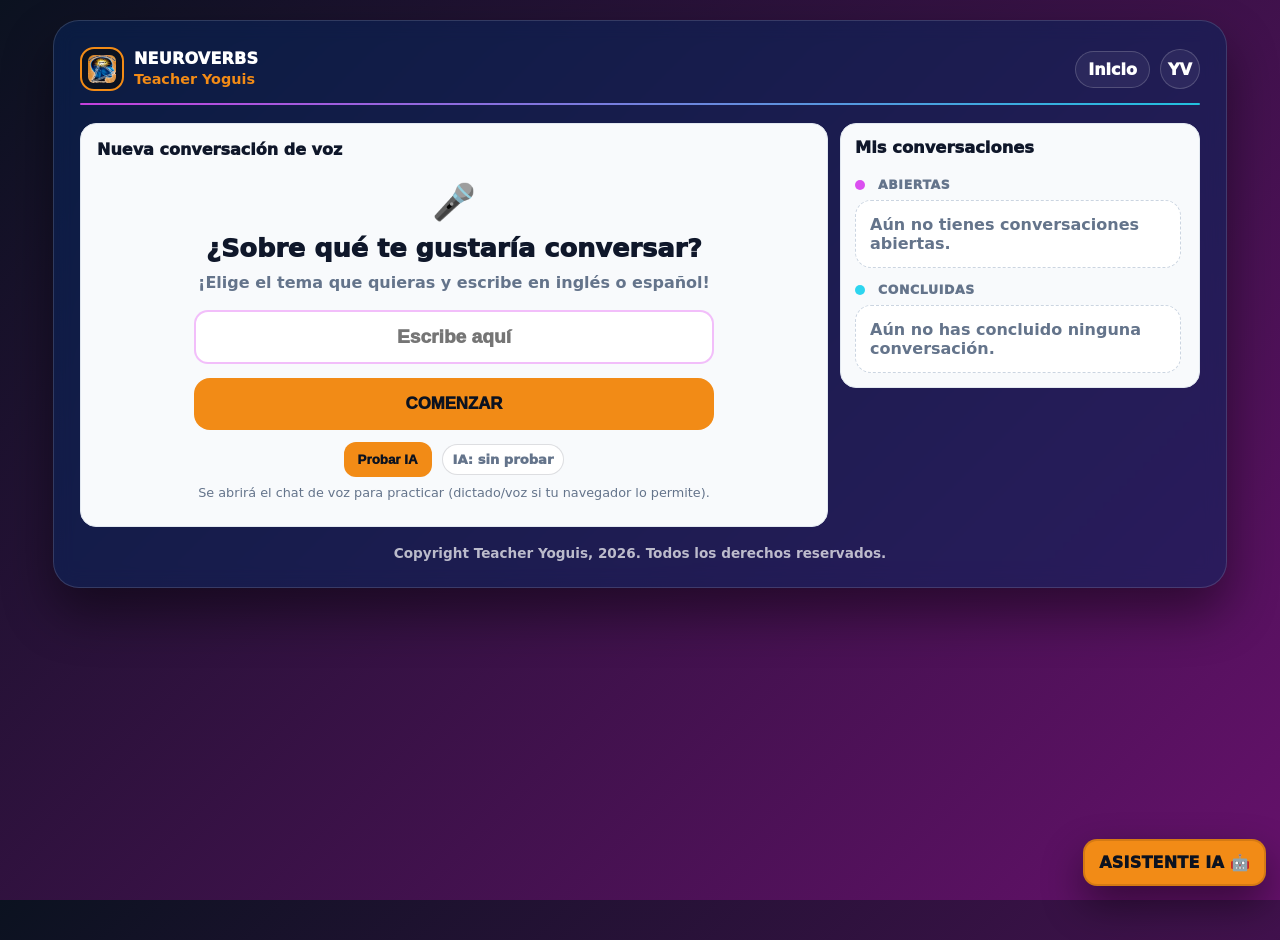
<file: teacher-yoguis-speaking.html>
<!doctype html>
<html lang="es">
<head>
  <meta charset="utf-8" />
  <meta name="viewport" content="width=device-width, initial-scale=1" />
  <title>Teacher Yoguis | Speaking</title>
  <meta name="theme-color" content="#0b1220" />
  <link rel="stylesheet" href="ui.css" />
  <script src="ai-config.js" defer></script>
  <script src="ai-client.js" defer></script>

  <link rel="icon" href="favicon.ico">
  <link rel="icon" type="image/png" href="favicon.png">
  <link rel="apple-touch-icon" href="apple-touch-icon.png">

</head>
<body>

<div class="float-actions float-actions-right" aria-label="Accesos rápidos">
  <a class="float-action ai-float" data-help="🤖 Abre el Asistente IA para resolver dudas, pedir ejemplos y practicar." href="https://chatgpt.com/g/g-688f92ef15e88191a178208283c76eb6-neuro-aprendizaje-de-los-verbos-irregulares" target="_blank" rel="noopener" title="Abrir Asistente IA">ASISTENTE IA 🤖</a>
</div>

<div class="app">
  <header class="tyTopbar">
    <a class="tyBrandMini" href="teacher-yoguis.html" aria-label="Teacher Yoguis Dashboard">
      <img src="assets/brain.png" alt="NEUROVERBS" class="tyBrandLogo">
      <div class="tyBrandText">
        <div class="tyBrandName">NEUROVERBS</div>
        <div class="tyBrandSub">Teacher Yoguis</div>
      </div>
    </a>
    <div class="tyTopRight">
      <a class="tyHomeLink" href="neuroverbs.html" title="Inicio">Inicio</a>
      <div class="tyAvatar" title="Usuario">YV</div>
    </div>
  </header>
  <div class="tyGradLine" aria-hidden="true"></div>

  <div class="tyLayout">
    <section class="card tyCenterCard" aria-label="Nueva conversación de voz">
      <div class="tySectionLabel">Nueva conversación de voz</div>

      <div class="tyCenterWrap">
        <div class="tyBigIcon">🎤</div>
        <h2 class="tyCenterTitle">¿Sobre qué te gustaría conversar?</h2>
        <div class="tyCenterSub">¡Elige el tema que quieras y escribe en inglés o español!</div>

        <div class="tyInputRow tyInputRowSolo">
          <input id="topic" type="text" placeholder="Escribe aquí" autocomplete="off" />
        </div>

        <button class="btn-main tyBigBtn" id="btnStart" type="button">Comenzar</button>
        <div class="tyBtnRow" style="justify-content:center;margin-top:12px">
  <button class="btn-mini" id="btnTestIA" type="button">Probar IA</button>
  <span class="tyIaPill" id="iaStatus">IA: sin probar</span>
</div>
<div class="legend">Se abrirá el chat de voz para practicar (dictado/voz si tu navegador lo permite).</div>
      </div>
    </section>

    <aside class="card" aria-label="Mis conversaciones">
      <div class="tyCardHead">
        <h2>Mis conversaciones</h2>
      </div>

      <div class="tyHistory" id="convWrap"></div>
    </aside>
  </div>


  <div class="tyFooter">Copyright Teacher Yoguis, 2026. Todos los derechos reservados.</div>
</div>


<script src="teacher-yoguis-speaking.js" defer></script>
<script src="logout-widget.js"></script>
</body>
</html>
</file>
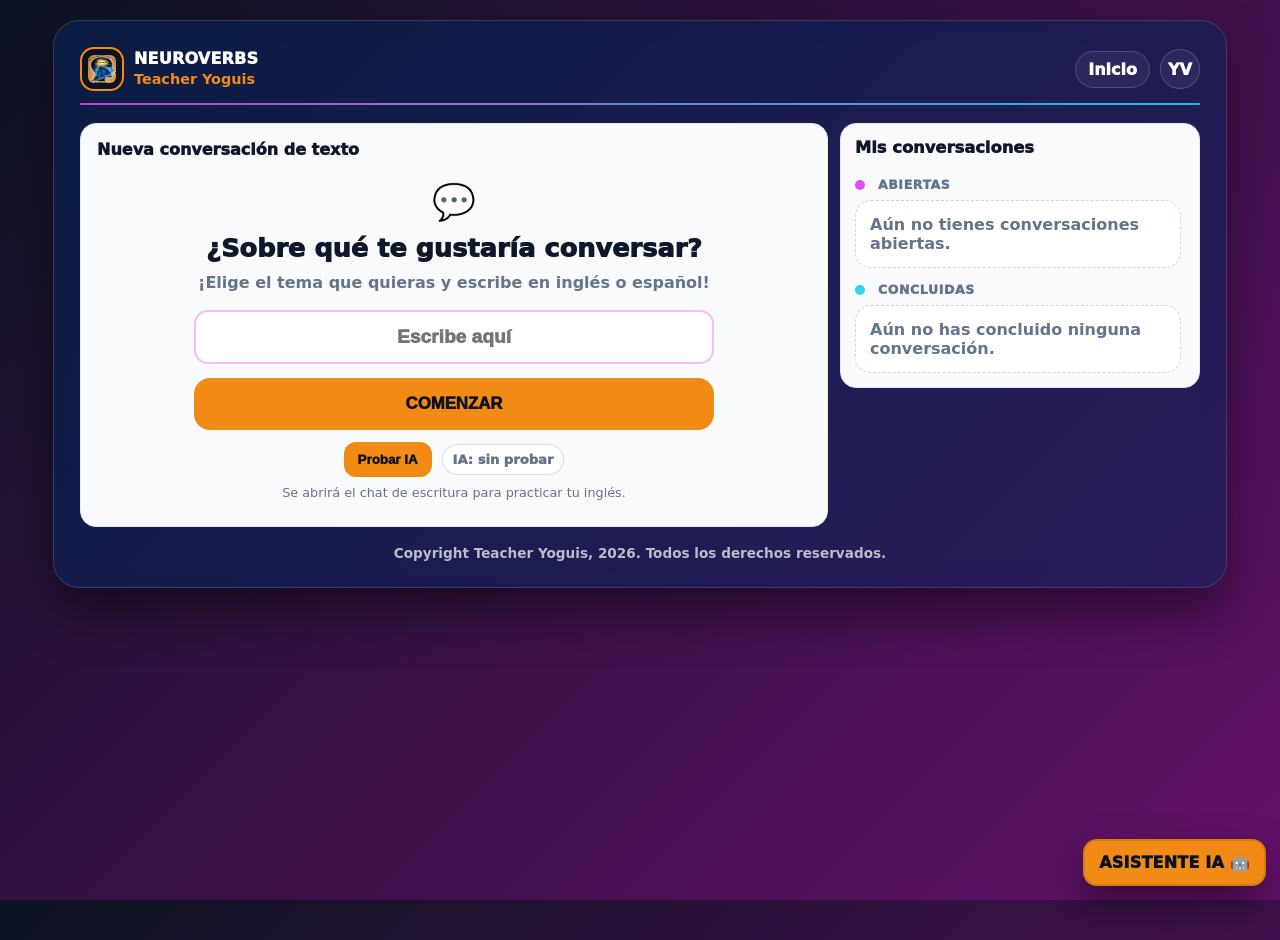
<file: teacher-yoguis-writing-chat.html>
<!doctype html>
<html lang="es">
<head>
  <meta charset="utf-8" />
  <meta name="viewport" content="width=device-width, initial-scale=1" />
  <title>Teacher Yoguis | Writing Chat</title>
  <meta name="theme-color" content="#0b1220" />
  <link rel="stylesheet" href="ui.css" />
  <script src="ai-config.js" defer></script>
  <script src="ai-client.js" defer></script>

  <link rel="icon" href="favicon.ico">
  <link rel="icon" type="image/png" href="favicon.png">
  <link rel="apple-touch-icon" href="apple-touch-icon.png">

</head>
<body>

<div class="float-actions float-actions-right" aria-label="Accesos rápidos">
  <a class="float-action ai-float" data-help="🤖 Abre el Asistente IA para resolver dudas, pedir ejemplos y practicar." href="https://chatgpt.com/g/g-688f92ef15e88191a178208283c76eb6-neuro-aprendizaje-de-los-verbos-irregulares" target="_blank" rel="noopener" title="Abrir Asistente IA">ASISTENTE IA 🤖</a>
</div>

<div class="app">
  <header class="tyTopbar">
    <a class="tyBrandMini" href="teacher-yoguis.html" aria-label="Teacher Yoguis Dashboard">
      <img src="assets/brain.png" alt="NEUROVERBS" class="tyBrandLogo">
      <div class="tyBrandText">
        <div class="tyBrandName">NEUROVERBS</div>
        <div class="tyBrandSub">Teacher Yoguis</div>
      </div>
    </a>
    <div class="tyTopRight">
      <a class="tyHomeLink" href="neuroverbs.html" title="Inicio">Inicio</a>
      <div class="tyAvatar" title="Usuario">YV</div>
    </div>
  </header>
  <div class="tyGradLine" aria-hidden="true"></div>

  <div class="tyLayout">
    <section class="card" aria-label="Conversación por texto">
      <div class="tyChatHead">
        <div>
          <div class="tySectionLabel" style="margin-bottom:6px">Conversación por texto</div>
          <div class="tyChatTopic" id="chatTopic">—</div>
          <div class="tyChatMeta" id="chatMeta"></div>
        </div>
        <div class="tyChatActions">
          <button class="btn-mini" id="btnTestIA" type="button" title="Probar conexión IA">Probar IA</button>
          <a class="btn-mini btn-link" href="teacher-yoguis-writing.html">Volver</a>
          <button class="btn-mini" id="btnDone" type="button" title="Marcar como concluida">Concluir</button>
        </div>
      </div>

      <div class="tyChatLog" id="chatLog" aria-live="polite"></div>

      <div class="tyChatComposer">
        <textarea id="chatText" rows="2" placeholder="Escribe tu mensaje…"></textarea>
        <button class="btn-main" id="btnSend" type="button">Enviar</button>
      </div>

      <div class="legend">Tip: escribe en inglés o español. Te respondo con una corrección corta + una pregunta para continuar.</div>
    </section>

    <aside class="card" aria-label="Mis conversaciones">
      <div class="tyCardHead">
        <h2>Mis conversaciones</h2>
      </div>
      <div class="tyHistory" id="convWrap"></div>
    </aside>
  </div>


  <div class="tyFooter">Copyright Teacher Yoguis, 2026. Todos los derechos reservados.</div>
</div>


<script src="teacher-yoguis-writing-chat.js" defer></script>
<script src="logout-widget.js"></script>
</body>
</html>
</file>
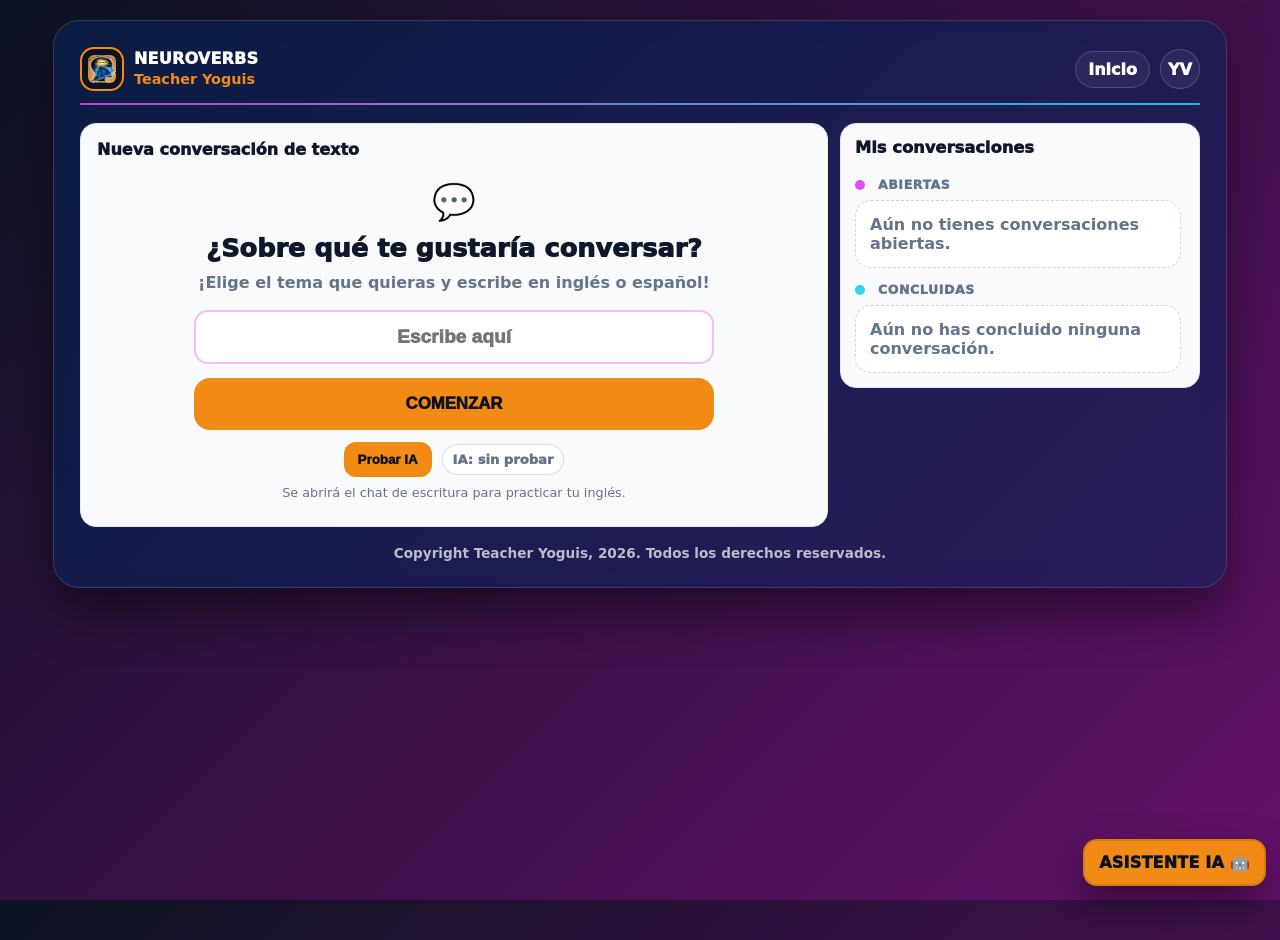
<file: teacher-yoguis-writing.html>
<!doctype html>
<html lang="es">
<head>
  <meta charset="utf-8" />
  <meta name="viewport" content="width=device-width, initial-scale=1" />
  <title>Teacher Yoguis | Writing</title>
  <meta name="theme-color" content="#0b1220" />
  <link rel="stylesheet" href="ui.css" />
  <script src="ai-config.js" defer></script>
  <script src="ai-client.js" defer></script>

  <link rel="icon" href="favicon.ico">
  <link rel="icon" type="image/png" href="favicon.png">
  <link rel="apple-touch-icon" href="apple-touch-icon.png">

</head>
<body>

<div class="float-actions float-actions-right" aria-label="Accesos rápidos">
  <a class="float-action ai-float" data-help="🤖 Abre el Asistente IA para resolver dudas, pedir ejemplos y practicar." href="https://chatgpt.com/g/g-688f92ef15e88191a178208283c76eb6-neuro-aprendizaje-de-los-verbos-irregulares" target="_blank" rel="noopener" title="Abrir Asistente IA">ASISTENTE IA 🤖</a>
</div>

<div class="app">
  <header class="tyTopbar">
    <a class="tyBrandMini" href="teacher-yoguis.html" aria-label="Teacher Yoguis Dashboard">
      <img src="assets/brain.png" alt="NEUROVERBS" class="tyBrandLogo">
      <div class="tyBrandText">
        <div class="tyBrandName">NEUROVERBS</div>
        <div class="tyBrandSub">Teacher Yoguis</div>
      </div>
    </a>
    <div class="tyTopRight">
      <a class="tyHomeLink" href="neuroverbs.html" title="Inicio">Inicio</a>
      <div class="tyAvatar" title="Usuario">YV</div>
    </div>
  </header>
  <div class="tyGradLine" aria-hidden="true"></div>

  <div class="tyLayout">
    <section class="card tyCenterCard" aria-label="Nueva conversación de texto">
      <div class="tySectionLabel">Nueva conversación de texto</div>

      <div class="tyCenterWrap">
        <div class="tyBigIcon">💬</div>
        <h2 class="tyCenterTitle">¿Sobre qué te gustaría conversar?</h2>
        <div class="tyCenterSub">¡Elige el tema que quieras y escribe en inglés o español!</div>

        <div class="tyInputRow tyInputRowSolo">
          <input id="topic" type="text" placeholder="Escribe aquí" autocomplete="off" />
        </div>

        <button class="btn-main tyBigBtn" id="btnStart" type="button">Comenzar</button>
        <div class="tyBtnRow" style="justify-content:center;margin-top:12px">
  <button class="btn-mini" id="btnTestIA" type="button">Probar IA</button>
  <span class="tyIaPill" id="iaStatus">IA: sin probar</span>
</div>
<div class="legend">Se abrirá el chat de escritura para practicar tu inglés.</div>
      </div>
    </section>

    <aside class="card" aria-label="Mis conversaciones">
      <div class="tyCardHead">
        <h2>Mis conversaciones</h2>
      </div>

      <div class="tyHistory" id="convWrap"></div>
    </aside>
  </div>


  <div class="tyFooter">Copyright Teacher Yoguis, 2026. Todos los derechos reservados.</div>
</div>


<script src="teacher-yoguis-writing.js" defer></script>
<script src="logout-widget.js"></script>
</body>
</html>
</file>
<file: ui.css>
:root{
      --purple:#65116B;
      --orange:#F28B16;
      --blue:#2563eb; /* azul para C2 */
      --red:#ff3b30;  /* rojo para C3 */

      --c1: var(--orange);
      --c2: var(--blue);
      --c3: var(--red);

      --primary: var(--purple);
      --secondary: var(--orange);
      --accent: var(--orange);

      --bg: linear-gradient(135deg,#0b1220 0%, var(--purple) 100%);
      --success:#10b981;
      --error:#ef4444;
      --muted:#64748b;

      --secondaryHover:#d97706;
      --purpleDark:#4b0c50;

      /* ✅ Espacio seguro superior para que los modales NO queden debajo del menú de puntuación */
      --hudSafe: 160px; /* se actualiza dinámicamente según la altura real de la barra de puntuación */
      --topSafe: 160px; /* legacy fallback */
      }

    html, body { height: 100%; }

    body{
      font-family: system-ui, -apple-system, Segoe UI, Roboto, Ubuntu, Cantarell, "Noto Sans", sans-serif;
      background: var(--bg);
      margin:0; padding:20px; color:#0f172a;
      display:flex; flex-direction:column; align-items:center;
      position: relative;
    }

    body.has-floating-stats{
      padding-top: calc(var(--hudSafe, 160px) + 12px);
    }

    .app{
      max-width:1120px; width:100%;
      background: rgba(9, 38, 92, .55); padding:26px;
      border: 1px solid rgba(255,255,255,.14);
      border-radius:26px;
      box-shadow:0 25px 50px rgba(0,0,0,.45);
      backdrop-filter: blur(10px);
    }

    .brand{
      background:#0b1220;
      border:2px solid var(--secondary);
      border-radius:20px;
      padding:18px 16px;
      margin-bottom:16px;
      color:#fff;
      text-align:center;
    }
    .brand h1{
      margin:0;
      font-size:1.35rem;
      font-weight:950;
      letter-spacing:.2px;
      line-height:1.25;
    }
    .brand .subtitle{
      margin-top:6px;
      font-size:1rem;
      font-weight:900;
      color:var(--accent);
    }
    .brand .by{
      margin-top:6px;
      font-size:.85rem;
      font-weight:850;
      color:#cbd5e1;
    }

    /* ✅✅✅ BARRA DE PUNTOS: SIEMPRE VISIBLE (FIJA) */
    .stats{
      display:flex;
      align-items:stretch;
      justify-content:flex-start;
      gap:10px;
      background:var(--secondary);
      color:#0b1220;
      padding:14px;
      border-radius:18px;
      margin:0;

      position: fixed !important;
      top: 12px !important;
      left: 50% !important;
      transform: translateX(-50%) !important;
      width: min(1120px, calc(100% - 40px)) !important;

      /* ✅ IMPORTANTE: que la barra NO tape los modales */
      z-index: 200 !important;
      box-shadow:0 18px 40px rgba(0,0,0,.45);
      backdrop-filter: blur(6px);
      -webkit-backdrop-filter: blur(6px);
      pointer-events: auto;

      /* ✅ Scroll horizontal tipo app (swipe con el dedo) */
      flex-wrap: nowrap;
      overflow-x: auto;
      overflow-y: hidden;
      -webkit-overflow-scrolling: touch;
      scroll-snap-type: x mandatory;
      touch-action: pan-x;
      cursor: grab;
    }

    /* Ocultar barra de scroll (mantiene el swipe) */
    #statsBar{ scrollbar-width: none; }
    #statsBar::-webkit-scrollbar{ height: 0; }

    /* Items: no se encogen y hacen snap */
    #statsBar .statBox,
    #statsBar .goalBox{
      flex: 0 0 auto;
      scroll-snap-align: start;
    }

    .stat-value{
      display:block;
      font-size:1.4rem;
      font-weight:900;
      color:#0b1220;
    }
    .stat-label{
      font-size:.7rem;
      text-transform:uppercase;
      color:rgba(11,18,32,.75);
      font-weight:950;
      letter-spacing:.2px;
    }

    /* ✅ ROUND BUTTONS */
    .roundbar{
      display:flex;
      flex-direction:column;
      gap:10px;
      justify-content:center;
      align-items:center;
      margin:0 0 12px;
    }
    .roundrow{
      display:flex;
      gap:10px;
      justify-content:center;
      align-items:center;
      flex-wrap:wrap;
      width:100%;
    }
    .roundbtn{
      border:none;
      cursor:pointer;
      font-weight:950;
      padding:12px 16px;
      border-radius:14px;
      background:#0b1220;
      color:#fff;
      border:2px solid rgba(255,255,255,.12);
      transition:.15s;
      letter-spacing:.2px;
      text-transform:uppercase;
    }
    .roundbtn:hover{transform:translateY(-1px); border-color:rgba(255,255,255,.25);}
    /* ✅ Ayudas (tooltip) — global (no se recorta por overflow)
       Usa un tooltip fijo en <body> con z-index muy alto */
    /* Desactiva el tooltip por pseudo-elementos (se recortaba dentro de contenedores) */
    .roundbtn[data-help]::after,
    .roundbtn[data-help]::before{ display:none !important; }

    #globalTooltip{
      position: fixed;
      left: 0;
      top: 0;
      transform: translate(-9999px, -9999px);
      max-width: min(360px, calc(100vw - 24px));
      background: rgba(15, 22, 36, .96);
      color: #fff;
      border: 1px solid rgba(255,255,255,.16);
      border-radius: 12px;
      padding: 10px 12px;
      box-shadow: 0 16px 40px rgba(0,0,0,.5);
      z-index: 999999;
      pointer-events: none;
      opacity: 0;
      transition: opacity .12s ease;
      font-size: 13px;
      line-height: 1.25;
      backdrop-filter: blur(10px);
      -webkit-backdrop-filter: blur(10px);
    }
    #globalTooltip.show{ opacity: 1; }
    #globalTooltip .gt-title{ font-weight: 800; margin-bottom: 4px; }
    #globalTooltip .gt-text{ font-weight: 600; opacity:.95; }
    #globalTooltip .gt-arrow{
      position: absolute;
      width: 10px; height: 10px;
      background: rgba(15, 22, 36, .96);
      border-left: 1px solid rgba(255,255,255,.16);
      border-top: 1px solid rgba(255,255,255,.16);
      transform: rotate(45deg);
      left: calc(50% - 5px);
      bottom: -6px;
    }

    .roundbtn.active{
      background:var(--secondary);
      color:#0b1220;
      border-color:var(--secondary);
    }
    .roundbtn.ebook{
      background:var(--secondary);
      color:#0b1220;
      border-color:var(--secondary);
    }
    .roundbtn.ebook:hover{transform:translateY(-1px); filter:brightness(1.02);}
    .roundbtn.web{
      background:#0b1220;
      color:#fff;
      border:2px solid rgba(255,255,255,.12);
    }
    .roundbtn.web:hover{transform:translateY(-1px); border-color:rgba(255,255,255,.25);}
    .roundhint{
      font-weight:900;
      color:#cbd5e1;
      font-size:.85rem;
      letter-spacing:.2px;
    }

    /* ✅ ACCESOS RÁPIDOS (ABAJO‑IZQUIERDA): SMART‑E‑BOOK + ASISTENTE IA */
    .float-actions{
      position: fixed;
      left: 14px;
      bottom: 14px;
      z-index: 200; /* por debajo de overlays/modales */
      display: flex;
      gap: 10px;
      align-items: center;
      flex-wrap: wrap;
    }
    .float-action{
      background: var(--secondary);
      color:#0b1220;
      border:2px solid rgba(0,0,0,.12);
      padding:12px 14px;
      border-radius:14px;
      font-weight:950;
      text-transform:uppercase;
      letter-spacing:.2px;
      text-decoration:none;
      box-shadow:0 18px 40px rgba(0,0,0,.45);
      display:inline-flex;
      align-items:center;
      justify-content:center;
      white-space:nowrap;
    }
    .float-action:hover{
      background: var(--secondaryHover);
      transform: translateY(-1px);
    }
    .float-action.web-float{
      background:#0b1220;
      color:#fff;
      border:2px solid rgba(255,255,255,.12);
    }
    .float-action.web-float:hover{
      background:#0b1220;
      border-color:rgba(255,255,255,.25);
    }

    /* ✅ Ajuste móvil: más compacto y sin tapar controles */
    @media (max-width: 520px){
      .float-actions{
        bottom: 4px;
        left: 10px;
        gap: 8px;
      }
      .float-action{
        padding: 10px 12px;
        font-size: .78rem;
        border-radius: 12px;
      }
    }

    /* ✅ Canva/Video embebido: más bajo (no tan alto) */
    .canva-embed{
      position: relative;
      width: 100%;
      height: 56vh;           /* 👈 ajusta aquí si lo quieres más pequeño */
      max-height: 520px;
      min-height: 320px;
      margin-top: 1rem;
      margin-bottom: .9rem;
      overflow: hidden;
      border-radius: 12px;
      box-shadow: 0 2px 8px 0 rgba(63,69,81,0.16);
      border:1px solid rgba(0,0,0,.08);
      background:#fff;
    }
    .canva-embed iframe{
      position:absolute;
      inset:0;
      width:100%;
      height:100%;
      border:0;
    }

    .btn-link{
      display:inline-flex;
      align-items:center;
      justify-content:center;
      gap:8px;
      text-decoration:none;
    }

    .top{
      display:grid; grid-template-columns:1.7fr 1fr auto;
      gap:12px; margin-bottom:14px;
      background:#f1f5f9; padding:16px; border-radius:18px;
      align-items:end;
    }
    label{font-weight:800; font-size:.85rem; color:#0f172a;}
    select{
      padding:12px; border-radius:12px;
      border:2px solid #cbd5e1;
      font-weight:800; background:#fff; width:100%;
      cursor:pointer;
    }
    .btn-mini{
      background:var(--accent); color:#0b1220;
      border:none; padding:10px 14px;
      border-radius:12px; cursor:pointer; font-weight:950;
      white-space:nowrap;
    }

    .hint{
      background:#0b1220;
      border:2px solid var(--accent);
      color:#fff;
      padding:12px 14px;
      border-radius:16px;
      margin:0 0 14px;
      display:flex;
      flex-direction:column;
      gap:8px;
    }

/* Neon subtitle for hint bullets */
.neon-subtitle{
  margin: 10px 0 8px;
  text-align: center;
  font-weight: 950;
  letter-spacing: .18em;
  text-transform: uppercase;
  font-size: clamp(14px, 2.2vw, 18px);
  color: #b7fff3;
  text-shadow:
    0 0 6px rgba(183,255,243,.75),
    0 0 14px rgba(72,255,231,.55),
    0 0 28px rgba(18,185,255,.35);
}

    .hint-top{
      display:flex;
      justify-content:space-between;
      align-items:center;
      gap:10px;
      flex-wrap:wrap;
    }
    .hint-badge{
      background:var(--accent);
      color:#0b1220;
      font-weight:950;
      padding:6px 10px;
      border-radius:999px;
      font-size:.8rem;
      letter-spacing:.2px;
      white-space:nowrap;
    }
    .hint-days{
      color:#cbd5e1;
      font-weight:850;
      font-size:.85rem;
      white-space:nowrap;
    }
    .hint ul{
      margin:0;
      padding-left:18px;
      color:#e5e7eb;
      font-weight:750;
      line-height:1.25rem;
    }
    .hint em{color:#fde68a; font-style:normal; font-weight:950;}

    .voiceChip{
      display:inline-flex;
      align-items:center;
      gap:8px;
      flex-wrap:wrap;
      font-weight:950;
      color:#0b1220;
      background:var(--secondary);
      padding:8px 10px;
      border-radius:999px;
      align-self:flex-start;
      border:2px solid rgba(255,255,255,.12);
    }

    /* ✅ "Modo" subido a la fila superior: céntralo dentro del flex */
    .hint-top .voiceChip{ align-self:center; }
    .voiceChip small{
      font-weight:950;
      background:#0b1220;
      color:#fff;
      padding:4px 8px;
      border-radius:999px;
      letter-spacing:.2px;
    }

    .exNote{
      margin-top:8px;
      padding:10px 12px;
      border-radius:14px;
      background:#111827;
      border:2px dashed #fca5a5;
      color:#fee2e2;
      font-weight:900;
      display:none;
    }
    .exNote span{color:#fca5a5;}

    .target{
      text-align:center; font-size:3rem;
      font-weight:950; margin:6px 0 10px;
      color:var(--primary); text-transform:uppercase;
    }

        /* verb (EN) override */
    #verbo-en{ color: var(--c1) !important; }

    .inputs{
      display:grid; grid-template-columns:repeat(3,1fr);
      gap:12px; margin-bottom:14px;
    }
    

    /* ✅ Inputs con botón mini de audio al lado (C1/C2/C3) */
    .inputWrap{
      display:flex;
      gap:10px;
      align-items:stretch;
    }
    .inputWrap input{
      flex:1;
      width:auto;
    }
    .listenMini{
      border:none;
      cursor:pointer;
      border-radius:16px;
      font-weight:950;
      padding:0 12px;
      min-width:74px;
      display:flex;
      align-items:center;
      justify-content:center;
      gap:6px;
      color:#fff;
      transition:.15s;
      box-shadow:0 10px 20px rgba(0,0,0,.10);
      user-select:none;
    }
    .listenMini:hover{ transform:translateY(-1px); opacity:.96; }
    .listenMini:active{ transform:translateY(0); opacity:.92; }
    .listenIcon{ font-size:1.1rem; line-height:1; }
    .listenTag{ font-size:.95rem; letter-spacing:.03em; }

    .listenC1{ background:var(--c1); }
    .listenC2{ background:var(--c2); }
    .listenC3{ background:var(--c3); }

input{
      width:100%; padding:16px;
      border:3px solid #e2e8f0; border-radius:16px;
      text-align:center; font-size:1.2rem; font-weight:900;
      box-sizing:border-box;
    }
    input:focus{border-color:var(--secondary); outline:none; background:#f8fafc;}

    
    /* Fondo clarito por cajón C1/C2/C3 */
    #c1{ background: rgba(255,149,0,.14); border-color: rgba(255,149,0,.40); }
    #c2{ background: rgba(0,122,255,.14); border-color: rgba(0,122,255,.40); }
    #c3{ background: rgba(255,59,48,.14); border-color: rgba(255,59,48,.40); }

    /* Color de fuente (igual que conjugaciones) */
    #c1{ color: rgb(255,149,0); }
    #c2{ color: rgb(0,122,255); }
    #c3{ color: rgb(255,59,48); }

    #c1::placeholder{ color: rgba(255,149,0,.85); }
    #c2::placeholder{ color: rgba(0,122,255,.85); }
    #c3::placeholder{ color: rgba(255,59,48,.85); }

    #c1:focus{ background: rgba(255,149,0,.20); border-color: rgba(255,149,0,.75); }
    #c2:focus{ background: rgba(0,122,255,.20); border-color: rgba(0,122,255,.75); }
    #c3:focus{ background: rgba(255,59,48,.20); border-color: rgba(255,59,48,.75); }

    .btn-main{
      background:var(--secondary); color:#0b1220;
      padding:16px; border-radius:16px;
      font-size:1.05rem; font-weight:950;
      border:none; width:100%;
      cursor:pointer; text-transform:uppercase;
      transition:.2s;
    }

    .btn-associar{
      /* Responsive label wrapping */
      white-space:normal;
      line-height:1.15;
      text-transform:none;
      padding:16px 18px;
      font-size:clamp(0.95rem,2.6vw,1.05rem);
    }

    .btn-main:hover{background:var(--secondaryHover); transform:translateY(-1px);}

    .audio{
      display:flex; gap:10px; margin:14px 0 10px;
    }
    .btn-audio{
      flex:1; padding:14px; border-radius:14px;
      border:none; cursor:pointer; font-weight:950;
      color:#fff; transition:.15s;
    }
    .btn-a{background:var(--c1); color:#fff;}
    .btn-b{background:var(--c2); color:#fff;}
    .btn-c{background:var(--c3); color:#fff;}
.btn-audio:hover{transform:translateY(-1px); opacity:.95;}

    .nav{
      display:flex; justify-content:center; align-items:center;
      gap:18px; margin-top:6px;
    }
    .navRowBelowIllustration{width:100%; display:flex; justify-content:center; margin:10px 0 6px;}

    .nav button{
      cursor:pointer; border:none; background:none; font-size:2rem;
    }
    #progreso{font-weight:900; color:var(--muted);}

    #msg{ text-align:center; margin-top:10px; font-weight:950; min-height:24px;}

    #master{margin-top:22px; display:none; border-top:4px solid var(--success); padding-top:16px;}
    .time-head{
      background:var(--primary); color:#fff;
      padding:10px; border-radius:12px;
      margin:18px 0 10px; text-align:center; font-weight:950;
    }
    .grid{
      display:grid; grid-template-columns:repeat(auto-fit, minmax(min(340px, 100%), 1fr));
      gap:12px;
    }
    .card{
      background:#f8fafc; border:1px solid #e2e8f0;
      border-radius:16px; padding:14px;
    }
    .card strong{display:block; margin-bottom:8px;}
    table{width:100%; border-collapse:collapse;}
    td{
      padding:10px 6px; border-bottom:1px solid #e2e8f0;
      vertical-align:top;
    }
    th{
      text-align:left;
      padding:8px 6px;
      border-bottom:1px solid #cbd5e1;
      font-size:.72rem;
      color:#64748b;
      text-transform:uppercase;
      letter-spacing:.05em;
    }
    td.pron-col{
      width:74px;
      font-weight:950;
      color:#0f172a;
    }
    td.en-col .en{
      display:block;
      margin:0;
      padding-right:46px; /* espacio para el botón 🔊 */
      line-height:1.25;
    }
    td.tr-col{
      color:var(--muted);
      font-style:italic;
      font-size:.88rem;
    }

    .en{font-weight:950;}
    .es{
      display:block; font-size:.86rem; color:var(--muted);
      font-style:italic; margin-top:2px;
    }
    /* ✅ Colores por forma verbal */
    .v-c1{ color: var(--secondary); font-weight:950; } /* C1 Base (naranja) */
    .v-c2{ color: var(--blue); font-weight:950; }      /* C2 Past (azul) */
    .v-c3{ color: var(--error); font-weight:950; }     /* C3 Participle (rojo) */

    
    .v-suffix-s{ color:#a855f7; font-weight:900; }  /* sufijo 's' en violeta */
/* Exponente C1/C2/C3 junto al verbo resaltado */
    .v-exp{
      font-size: 0.65em;
      vertical-align: super;
      margin-left: 2px;
      font-weight: 950;
      opacity: 0.95;
    }

    .btn-listen{
      background:#e2e8f0; border:none; border-radius:999px;
      padding:6px 10px; cursor:pointer; float:right;
      font-weight:900;
    }
    /* ✅ Reading/Practice: botón 🔊 sin romper el flujo en móvil */
    #readingArea .btn-listen, #practiceArea .btn-listen{
      float:none;
      position:absolute;
      right:10px;
      top:10px;
    }
    #readingArea td, #practiceArea td{
      position:relative;
      padding-right:54px;
    }

    .btn-listen:hover{background:var(--secondary); color:#0b1220;}
    .legend{font-size:.8rem; color:var(--muted); margin-top:8px;}

    .warn{
      background:#fff7ed;
      border:1px dashed #fed7aa;
      color:#9a3412;
      padding:12px 14px;
      border-radius:16px;
      font-weight:950;
      margin:10px 0 0;
    }

    .overlay{
      position:fixed;
      inset:0;
      background:rgba(0,0,0,.75);
      display:none;
      justify-content:center;
      align-items:flex-start;
      padding: 18px;
      padding-top: 24px;
      overflow:auto;
      z-index: 9999999 !important;
    }
    .modal{
      background:#fff;
      padding:22px;
      border-radius:18px;
      max-width:860px;
      width:92%;
      max-height: 88vh;
      overflow:auto;
      border:2px solid var(--secondary);
      box-shadow:0 25px 50px rgba(0,0,0,.45);
    }
    .modal h2{margin:0 0 10px; color:var(--primary); font-weight:950;}

    /* ✅ Modales arriba (visibles sin subir) */
    #overlay, #reviewOverlay, #instOverlay, #ebookOverlay{
      align-items:flex-start !important;
      padding: 18px !important;
      padding-top: 24px !important;
    }
    #overlay .modal, #reviewOverlay .modal, #instOverlay .modal{
      margin-top: 0 !important;
      max-height: 88vh !important;
    }

    /* ✅ Cuando un modal está abierto, bajamos la prioridad del HUD (barra de puntuación y botón flotante)
       para que NUNCA tape el contenido del modal (especialmente en Google Sites). */
    body.modal-open .stats,
    body.modal-open .float-actions{
      pointer-events: none !important;
      opacity: .18 !important;
      filter: blur(.6px);
    }

    .motivation-backdrop{
      position:fixed;
      inset:0;
      background:rgba(0,0,0,.65);
      z-index: 9999998 !important;
      display:none;
    }
    .motivation{
      position:fixed;
      inset:0;
      z-index: 10000000 !important;
      display:none;
      align-items:center;
      justify-content:center;
      padding: 18px;
      overflow:auto;
    }
    .motivation-card{
      max-width:760px;
      width:100%;
      background:#0b1220;
      border:2px solid var(--secondary);
      border-radius:18px;
      box-shadow:0 25px 50px rgba(0,0,0,.55);
      color:#fff;
      padding:18px 18px 16px;
      animation: pop .18s ease-out;
      position:relative;
      max-height: 88vh;
      overflow:auto;
    }
    @keyframes pop{
      from{transform:scale(.96); opacity:0;}
      to{transform:scale(1); opacity:1;}
    }
    .motivation-top{
      display:flex;
      justify-content:space-between;
      align-items:center;
      gap:10px;
      flex-wrap:wrap;
      margin-bottom:10px;
    }
    .motivation-badge{
      background:var(--secondary);
      color:#0b1220;
      font-weight:950;
      padding:6px 10px;
      border-radius:999px;
      letter-spacing:.2px;
      white-space:nowrap;
    }
    .motivation-x{
      position:absolute;
      top:10px;
      right:10px;
      width:38px;
      height:38px;
      border-radius:12px;
      border:2px solid rgba(255,255,255,.18);
      background:rgba(255,255,255,.06);
      color:#fff;
      font-size:18px;
      font-weight:950;
      cursor:pointer;
      line-height:34px;
      text-align:center;
    }
    .motivation-x:hover{
      background:rgba(255,255,255,.12);
      border-color:rgba(255,255,255,.28);
    }
    .motivation-lines{
      display:grid;
      gap:8px;
      margin-top:8px;
    }
    .motivation-en{
      font-weight:950;
      color:#e5e7eb;
      font-size:1.05rem;
      line-height:1.35rem;
    }
    .motivation-es{
      font-weight:900;
      color:#cbd5e1;
      font-size:1rem;
      line-height:1.35rem;
    }
    .motivation-verb{
      color:var(--secondary);
      font-weight:950;
    }
    .motivation-action{
      display:flex;
      justify-content:flex-end;
      margin-top:14px;
    }
    .btn-conjugar{
      background:var(--secondary);
      color:#0b1220;
      border:none;
      padding:12px 16px;
      border-radius:14px;
      cursor:pointer;
      font-weight:950;
      text-transform:uppercase;
      letter-spacing:.3px;
    }
    .btn-conjugar:hover{filter:brightness(1.05);}

    .practice-head{
      background:#0b1220;
      color:#fff;
      padding:12px 14px;
      border-radius:16px;
      border:2px solid var(--secondary);
      display:flex;
      justify-content:space-between;
      align-items:center;
      gap:10px;
      flex-wrap:wrap;
      margin:18px 0 10px;
    }
    .practice-title{
      font-weight:950;
      letter-spacing:.2px;
    }
    .practice-badge{
      background:var(--secondary);
      color:#0b1220;
      font-weight:950;
      padding:6px 10px;
      border-radius:999px;
      white-space:nowrap;
    }
    .practice-grid{
      display:grid;
      grid-template-columns:repeat(auto-fit, minmax(min(320px, 100%), 1fr));
      gap:12px;
    }
    .p-card{
      background:#f8fafc;
      border:1px solid #e2e8f0;
      border-radius:16px;
      padding:14px;
    }
    .p-q{
      font-weight:950;
      margin-bottom:10px;
      color:#0f172a;
      line-height:1.25rem;
    }
    .p-sub{
      color:var(--muted);
      font-weight:850;
      font-size:.86rem;
      margin-top:6px;
    }
    .p-actions{
      display:flex;
      gap:10px;
      margin-top:10px;
      align-items:center;
      flex-wrap:wrap;
    }
    .p-btn{
      background:var(--secondary);
      color:#0b1220;
      border:none;
      padding:10px 12px;
      border-radius:12px;
      cursor:pointer;
      font-weight:950;
    }
    .p-btn:hover{background:var(--secondaryHover);}
    .p-msg{
      font-weight:950;
      min-height:22px;
    }
    .p-input{
      width:100%;
      padding:12px;
      border-radius:12px;
      border:2px solid #cbd5e1;
      font-weight:900;
      text-align:center;
      box-sizing:border-box;
      background:#fff;
    }
    .p-select{
      width:100%;
      padding:12px;
      border-radius:12px;
      border:2px solid #cbd5e1;
      font-weight:900;
      background:#fff;
      cursor:pointer;
      box-sizing:border-box;
    }
    .p-divider{
      margin:14px 0 6px;
      padding:10px 12px;
      border-radius:14px;
      background:#fff7ed;
      border:1px dashed #fed7aa;
      color:#9a3412;
      font-weight:950;
    }
    /* ===========================
       🎮 GAMIFICACIÓN PRO (Yoguis)
       =========================== */
    .statBox{
      min-width: 112px;
      display:flex;
      flex-direction:column;
      align-items:center;
      justify-content:center;
      padding:6px 8px;
      border-radius:14px;
      background:rgba(255,255,255,.18);
      border:1px solid rgba(11,18,32,.15);
      flex: 0 0 auto;
    }
    .statBox .stat-value{font-size:1.15rem;}
    .statBox .stat-label{font-size:.68rem;}

    .heartsText{
      font-size:1.05rem;
      letter-spacing:1px;
      white-space:nowrap;
      line-height:1.05rem;
    }
    .goalBox{
      flex: 1 1 320px;
      min-width: 260px;
      background:rgba(255,255,255,.18);
      border:1px solid rgba(11,18,32,.15);
      padding:10px 12px;
      border-radius:14px;
      display:flex;
      flex-direction:column;
      gap:8px;
    }
    .goalTop{
      display:flex;
      justify-content:space-between;
      align-items:center;
      gap:10px;
      font-weight:950;
    }
    .goalLabel{
      font-size:.72rem;
      text-transform:uppercase;
      letter-spacing:.25px;
      color:rgba(11,18,32,.75);
    }
    .goalValue{
      font-size:.8rem;
      font-weight:950;
      color:#0b1220;
      background:rgba(255,255,255,.35);
      padding:4px 8px;
      border-radius:999px;
      white-space:nowrap;
    }
    .goalBar{
      height:12px;
      border-radius:999px;
      background:rgba(11,18,32,.18);
      overflow:hidden;
      border:1px solid rgba(11,18,32,.18);
    }
    .goalFill{
      height:100%;
      width:0%;
      background:#0b1220;
      border-radius:999px;
      transition: width .25s ease;
    }

    .masteryRow{
      display:flex;
      justify-content:center;
      align-items:center;
      gap:10px;
      margin:-2px 0 12px;
      flex-wrap:wrap;
    }
    .masteryLabel{
      font-weight:950;
      color:#0b1220;
      background:#f1f5f9;
      border:1px solid #e2e8f0;
      padding:6px 10px;
      border-radius:999px;
      font-size:.8rem;
    }
    .masteryStars{
      display:inline-flex;
      gap:6px;
      align-items:center;
      padding:6px 10px;
      border-radius:999px;
      background:#0b1220;
      border:2px solid rgba(255,255,255,.12);
      color:#fff;
      font-weight:950;
      letter-spacing:.3px;
      font-size:.85rem;
    }

    /* Toast de logros */
    .achieve{
      position:fixed;
      left:50%;
      bottom:18px;
      transform:translateX(-50%);
      z-index:2147483647;
      display:none;
      max-width:min(820px, calc(100% - 40px));
      width:fit-content;
    }
    .achieve-card{
      background:#0b1220;
      color:#fff;
      border:2px solid var(--secondary);
      border-radius:18px;
      box-shadow:0 25px 50px rgba(0,0,0,.55);
      padding:14px 14px 12px;
      display:flex;
      gap:12px;
      align-items:flex-start;
      animation: pop .18s ease-out;
    }
    .achieve-ico{
      width:42px;
      height:42px;
      border-radius:14px;
      background:var(--secondary);
      color:#0b1220;
      display:flex;
      align-items:center;
      justify-content:center;
      font-size:20px;
      font-weight:950;
      flex:0 0 auto;
    }
    .achieve-title{
      font-weight:950;
      letter-spacing:.2px;
      margin:0;
      line-height:1.1rem;
    }
    .achieve-desc{
      margin:4px 0 0;
      color:#cbd5e1;
      font-weight:850;
      line-height:1.2rem;
      font-size:.92rem;
    }

    /* Modal Review */
    .review-list{
      display:grid;
      gap:10px;
      margin-top:10px;
    }
    .review-item{
      background:#f8fafc;
      border:1px solid #e2e8f0;
      border-radius:16px;
      padding:12px 12px;
      display:flex;
      justify-content:space-between;
      align-items:center;
      gap:10px;
      flex-wrap:wrap;
    }
    .review-left{
      display:flex;
      flex-direction:column;
      gap:4px;
    }
    .review-verb{
      font-weight:950;
      color:#0b1220;
      letter-spacing:.2px;
    }
    .review-meta{
      font-weight:850;
      color:var(--muted);
      font-size:.86rem;
    }
    .review-btn{
      background:var(--secondary);
      color:#0b1220;
      border:none;
      padding:10px 12px;
      border-radius:12px;
      cursor:pointer;
      font-weight:950;
      white-space:nowrap;
    }
    .review-btn:hover{background:var(--secondaryHover);}

  

    /* =========================
       🐝 SPELLING BEE (DELETREO C1/C2/C3)
       ========================= */
    .spellWrap{
      background: radial-gradient(800px 400px at 20% 0%, rgba(242,139,22,.22), transparent 60%),
                  radial-gradient(700px 380px at 100% 10%, rgba(101,17,107,.22), transparent 60%),
                  linear-gradient(180deg, rgba(17,28,51,.98), rgba(2,6,23,.98));
      border:2px solid rgba(242,139,22,.55);
      border-radius:22px;
      padding:18px 18px 16px;
      box-shadow:0 24px 55px rgba(0,0,0,.45);
      margin: 16px 0 14px;
    }
    .spellHead{
      display:flex;
      justify-content:space-between;
      align-items:flex-start;
      gap:12px;
      flex-wrap:wrap;
      margin-bottom:14px;
    }
    .spellTitle{
      font-size:22px;
      font-weight:1000;
      letter-spacing:-.02em;
      margin:0;
      display:flex;
      align-items:center;
      gap:10px;
      color:#fff;
      text-shadow: 0 10px 24px rgba(0,0,0,.35);
    }
    .spellSub{
      color: rgba(226,232,240,.85);
      font-weight:850;
      margin-top:6px;
      line-height:1.35rem;
    }
    .spellTopRow{
      display:flex;
      gap:14px;
      flex-wrap:wrap;
      align-items:center;
      margin: 12px 0 16px;
    }
    .spellESP{
      flex: 0 0 220px;
      min-width: 180px;
      font-size:44px;
      font-weight:1000;
      letter-spacing:.02em;
      color:var(--primary);
      text-transform:uppercase;
    }

    .spellESPBlock{
      flex: 0 0 240px;
      min-width: 200px;
      display:flex;
      flex-direction:column;
      gap:10px;
      align-items:flex-start;
    }
    .spellWork{
      flex: 1 1 360px;
      background: rgba(255,255,255,.06);
      border: 1px solid rgba(242,139,22,.22);
      border-radius:18px;
      padding:14px 16px;
      font-weight:950;
      color:#e2e8f0;
    }
    .spellWork b{ color:#fff; }
    .spellGrid{
      display:grid;
      grid-template-columns: repeat(3, minmax(min(220px, 100%), 1fr));
      gap:14px;
    }
    @media (max-width: 900px){
      .spellGrid{ grid-template-columns: 1fr; }
      .spellESP{ font-size:34px; }
    }
    .spellCard{
      background: rgba(255,255,255,.05);
      border: 1px solid rgba(242,139,22,.22);
      border-radius:18px;
      padding:14px;
      box-shadow: inset 0 1px 0 rgba(255,255,255,.05);
    }
    .spellLabel{
      font-weight:1000;
      letter-spacing:.04em;
      text-transform:uppercase;
      color:#cbd5e1;
      margin-bottom:10px;
      display:flex;
      justify-content:space-between;
      align-items:center;
      gap:10px;
    }
    .spellPicker{
      display:grid;
      grid-template-columns: 56px 1fr 56px;
      gap:10px;
      align-items:center;
      margin-bottom:12px;
    }
    .spellArrow{
      border:none;
      cursor:pointer;
      border-radius:16px;
      height:56px;
      width:56px;
      background: rgba(242,139,22,.28);
      border: 1px solid rgba(242,139,22,.40);
      color:#fff;
      font-size:24px;
      font-weight:1000;
      box-shadow:0 10px 22px rgba(0,0,0,.25);
    }
    .spellVal{
      height:56px;
      border-radius:18px;
      background: rgba(255,255,255,.07);
      border: 1px solid rgba(255,255,255,.14);
      display:flex;
      align-items:center;
      justify-content:center;
      font-size:30px;
      font-weight:1000;
      color:#fff;
      text-transform:lowercase;
    }
    .spellSpeak{
      width:100%;
      background: rgba(255,255,255,.08);
      border:1px solid rgba(255,255,255,.14);
      color:#fff;
      font-weight:950;
      border-radius:999px;
      padding:12px 14px;
      cursor:pointer;
    }
    .spellSpeak:hover{ filter:brightness(1.05); }
    .spellActions{
      display:flex;
      justify-content:space-between;
      align-items:center;
      gap:12px;
      flex-wrap:wrap;
      margin-top:14px;
    }
    .spellFeedback{
      font-weight:950;
      color:#e2e8f0;
      opacity:.95;
      min-height:24px;
    }
    .spellValidate{
      flex: 1 1 340px;
      background: var(--primary);
      color:#0b1220;
      font-weight:1000;
      border:none;
      border-radius:18px;
      padding:16px 18px;
      cursor:pointer;
      box-shadow:0 16px 34px rgba(0,0,0,.35);
      text-transform:uppercase;
      letter-spacing:.5px;
      min-width:260px;
    }
    .spellValidate:hover{ filter:brightness(1.03); transform: translateY(-1px); }

    /* ✅ Colores neuro para C1/C2/C3 (Spelling Bee) */
    .spellGrid .spellCard:nth-child(1) .spellLabel{ color: var(--c1); }
    .spellGrid .spellCard:nth-child(2) .spellLabel{ color: var(--c2); }
    .spellGrid .spellCard:nth-child(3) .spellLabel{ color: var(--c3); }

    .spellGrid .spellCard:nth-child(1){ border-color: rgba(242,139,22,.32); }
    .spellGrid .spellCard:nth-child(2){ border-color: rgba(37,99,235,.30); }
    .spellGrid .spellCard:nth-child(3){ border-color: rgba(255,59,48,.30); }

    .spellGrid .spellCard:nth-child(1) .spellArrow{ background: rgba(242,139,22,.26); border:1px solid rgba(242,139,22,.42); }
    .spellGrid .spellCard:nth-child(2) .spellArrow{ background: rgba(37,99,235,.22); border:1px solid rgba(37,99,235,.40); }
    .spellGrid .spellCard:nth-child(3) .spellArrow{ background: rgba(255,59,48,.18); border:1px solid rgba(255,59,48,.38); }

    .spellGrid .spellCard:nth-child(1) .spellVal{ border-color: rgba(242,139,22,.30); color: var(--c1); }
    .spellGrid .spellCard:nth-child(2) .spellVal{ border-color: rgba(37,99,235,.28); color: var(--c2); }
    .spellGrid .spellCard:nth-child(3) .spellVal{ border-color: rgba(255,59,48,.26); color: var(--c3); }

  
    /* =========================
       Tooltips (HUD)
       ========================= */
    .statBox[data-tip], .goalBox[data-tip]{
      position: relative;
      cursor: help;
      transition: transform .12s ease, filter .12s ease;
    }
    .statBox[data-tip]:hover, .goalBox[data-tip]:hover{
      transform: translateY(-1px);
      filter: brightness(1.02);
    }
    .statBox[data-tip]::after,
    .goalBox[data-tip]::after{
      content: attr(data-tip);
      position:absolute;
      left:50%;
      transform: translateX(-50%);
      top: calc(100% + 10px);
      background: rgba(15,23,42,.96);
      color:#fff;
      padding:10px 12px;
      border-radius:14px;
      font-size:12px;
      font-weight:900;
      line-height:1.25rem;
      white-space: normal;
      max-width: min(360px, 80vw);
      box-shadow: 0 16px 34px rgba(0,0,0,.45);
      border:1px solid rgba(255,255,255,.12);
      opacity:0;
      pointer-events:none;
      z-index: 2147483646; /* encima de todo el HUD */
    }
    .statBox[data-tip]::before,
    .goalBox[data-tip]::before{
      content:"";
      position:absolute;
      left:50%;
      transform: translateX(-50%);
      top: calc(100% + 2px);
      width: 10px;
      height: 10px;
      background: rgba(15,23,42,.96);
      border-left:1px solid rgba(255,255,255,.12);
      border-top:1px solid rgba(255,255,255,.12);
      transform: translateX(-50%) rotate(45deg);
      opacity:0;
      pointer-events:none;
      z-index: 2147483646;
    }
    .statBox[data-tip]:hover::after,
    .goalBox[data-tip]:hover::after,
    .statBox[data-tip]:hover::before,
    .goalBox[data-tip]:hover::before{
      opacity:1;
    }
    @media (hover: none){
      .statBox[data-tip]::after,
      .goalBox[data-tip]::after,
      .statBox[data-tip]::before,
      .goalBox[data-tip]::before{
        display:none; /* evita tooltips pegajosos en móvil */
      }
      .statBox[data-tip], .goalBox[data-tip]{ cursor: default; }
    }

  
    /* ===== HUD palette upgrade (override) ===== */

    /* ===== HUD palette upgrade (override) ===== */
    .stats{
      background: linear-gradient(135deg,
        rgba(245,158,11,.96) 0%,
        rgba(249,115,22,.92) 45%,
        rgba(124,58,237,.55) 100%) !important;
      border: 1px solid rgba(255,255,255,.10) !important;
    }
    .statBox{
      background: rgba(255,255,255,.22) !important;
      border: 1px solid rgba(255,255,255,.18) !important;
      box-shadow: inset 0 1px 0 rgba(255,255,255,.22) !important;
    }
    .stat-label{
      color: rgba(11,18,32,.78) !important;
    }
    .stat-value{
      color: #0b1220 !important;
      text-shadow: 0 1px 0 rgba(255,255,255,.25);
    }
    .goalBox{
      background: rgba(255,255,255,.22) !important;
      border: 1px solid rgba(255,255,255,.18) !important;
    }
    .goalBar{
      background: rgba(11,18,32,.18) !important;
      border: 1px solid rgba(255,255,255,.16) !important;
    }
    .goalFill{
      background: linear-gradient(90deg, rgba(11,18,32,.98), rgba(124,58,237,.90)) !important;
    }
    .goalValue{
      background: rgba(255,255,255,.32) !important;
      border: 1px solid rgba(255,255,255,.18) !important;
    }
  
  
    /* ✅ Imagen del verbo (debajo del título) */
    .verbIllustrationWrap{
      display:flex;
      justify-content:center;
      margin: 10px 0 6px;
    }
    .verbIllustration{
      width: min(420px, 92%);
      border-radius: 18px;
      overflow:hidden;
      border: 2px solid rgba(242,139,22,.35);
      box-shadow: 0 16px 34px rgba(0,0,0,.35);
      background: linear-gradient(135deg, rgba(101,17,107,.18), rgba(242,139,22,.12));
    }
    .verbIllustration svg{ display:block; width:100%; height:auto; }
    /* ✅ Foto/imagen impactante por verbo */
    .verbIllustration img{
      display:block;
      width:100%;
      height:240px;
      object-fit:cover;
      filter: saturate(1.08) contrast(1.05);
      transform: scale(1.01);
    }
    .verbCaption{
      position:absolute;
      left:12px;
      bottom:10px;
      right:12px;
      display:flex;
      justify-content:space-between;
      gap:10px;
      align-items:flex-end;
      pointer-events:none;
    }
    /* ✅ Caption centrado cuando solo mostramos un tag (ES debajo / EN arriba) */
    .verbCaption.center{ justify-content:center; }
    .verbTag{
      display:inline-flex;
      align-items:center;
      gap:8px;
      padding:7px 10px;
      border-radius:999px;
      background: rgba(11,18,32,.68);
      border:1px solid rgba(255,255,255,.16);
      color:#fff;
      font-weight:950;
      letter-spacing:.2px;
      box-shadow: 0 10px 26px rgba(0,0,0,.25);
      backdrop-filter: blur(6px);
      -webkit-backdrop-filter: blur(6px);
    }
    .verbTagEsp{ font-size:1.25rem; padding:10px 16px; letter-spacing:.08em; }
    .verbTag small{ font-weight:900; opacity:.85; }
    .verbIllustrationInner{
      position:relative;
      width:100%;
      height:240px;
    }

    /* ✅✅✅ RESPONSIVE MÓVIL (estilo "app") */
    @media (max-width: 640px){
      /* ✅ Ajustes extra responsive (Reading/Practice) */
      #readingArea table, #practiceArea table{ width:100%; }
      #readingArea td, #practiceArea td{ word-break:break-word; }
      #readingArea .btn-listen, #practiceArea .btn-listen{
        width:38px; height:38px; font-size:18px;
      }
      #readingArea .en{ font-size:1.06rem; line-height:1.35; }
      #readingArea .es{ font-size:.92rem; margin-top:6px; }

      /* Contenedor principal */
      .app{
        padding: 14px;
        border-radius: 18px;
      }

      /* Barra de puntos: compacta + desplazable horizontal */
      .stats{
        top: calc(env(safe-area-inset-top, 0px) + 8px) !important;
        width: calc(100% - 18px) !important;
        padding: 10px 10px;
        gap: 8px;
        border-radius: 16px;
        flex-wrap: nowrap;
        overflow-x: auto;
        overflow-y: hidden;
        -webkit-overflow-scrolling: touch;
        scroll-snap-type: x mandatory;
      }
      .stats::-webkit-scrollbar{ display:none; }
      .statBox{
        min-width: 96px;
        padding: 6px 8px;
        scroll-snap-align: start;
      }
      .stat-label{ font-size:.72rem; }
      .stat-value{ font-size:1.05rem; }

      /* Menú de botones: 3 filas centradas */
      .roundbar{
        overflow: visible;
        justify-content: center;
        padding-bottom: 0;
        gap: 10px;
      }
      .roundbtn{
        padding: 10px 12px;
        border-radius: 13px;
        font-size: .8rem;
        white-space: nowrap;
        scroll-snap-align: start;
      }

      /* Selección de grupo/día */
      .top{
        grid-template-columns: 1fr;
        gap: 10px;
      }
      .btn-mini{
        width: 100%;
      }

      /* Texto principal */
      .target{
        font-size: 2.15rem;
      }

      /* Inputs: evitar zoom iOS + más cómodos */
      input{
        font-size: 16px;
        padding: 14px;
      }
      .inputs{
        grid-template-columns: 1fr;
      }

      .listenMini{
        min-width: 66px;
        padding: 0 10px;
        border-radius: 14px;
      }


      /* Botones de audio: 2 por fila */
      .audio{
        flex-wrap: wrap;
      }
      .btn-audio{
        flex: 1 1 calc(50% - 10px);
        min-height: 48px;
      }

      /* Modales: más ancho útil */
      .modal{
        width: 96%;
        padding: 16px;
        border-radius: 16px;
      }

      /* Accesos rápidos: más compactos */
      .float-actions{
        left: 12px;
        bottom: 12px;
        gap: 8px;
      }
      .float-action{
        padding: 10px 12px;
        border-radius: 13px;
        font-size: .78rem;
      }
    }

    @media (max-width: 420px){
      .target{ font-size: 1.95rem; }
      .statBox{ min-width: 88px; }
      .roundbtn{ font-size: .78rem; padding: 10px 11px; }
    }

    /* Mejoras táctiles */
    @media (hover: none){
      .roundbtn, .btn-main, .btn-audio, .btn-mini, .float-action{
        -webkit-tap-highlight-color: transparent;
      }
    }

  
/* ====== AUTH BAR (Google button + usuario) ====== */
.authBar{
  width:min(1100px, 96vw);
  margin: 14px auto 10px;
  display:flex;
  align-items:center;
  justify-content:center;
  gap:12px;
  flex-wrap:wrap;

  position: sticky;
  top: 10px;
  z-index: 99999;

  background: rgba(0,0,0,.18);
  border: 1px solid rgba(255,255,255,.18);
  backdrop-filter: blur(10px);
  -webkit-backdrop-filter: blur(10px);
  border-radius: 16px;
  padding: 10px 12px;
}
#googleBtn{ display:flex; justify-content:center; min-height:44px; }
.userChip{
  display:flex;
  align-items:center;
  gap:10px;
  padding:10px 12px;
  border-radius:999px;
  background: rgba(255,255,255,.10);
  border: 1px solid rgba(255,255,255,.20);
  backdrop-filter: blur(10px);
  color:#fff;
  max-width: 92vw;
}
.userChip img{
  width:34px; height:34px;
  border-radius:999px;
  object-fit:cover;
  border:2px solid rgba(255,255,255,.35);
}
.userMeta{ display:flex; flex-direction:column; line-height:1.05; }
.userName{ font-weight:900; font-size:.95rem; max-width: 55vw; overflow:hidden; text-overflow:ellipsis; white-space:nowrap;}
.userEmail{ font-weight:700; font-size:.8rem; color: rgba(255,255,255,.82); max-width: 55vw; overflow:hidden; text-overflow:ellipsis; white-space:nowrap; }

/* ====== XP CARD (como tu imagen) ====== */
.statBox.xpBig{
  flex: 1.6;
  min-width: 220px;
  padding: 18px 16px;
}
.statBox.xpBig .stat-label{
  font-size: 1.2rem;
  letter-spacing:.7px;
}
.statBox.xpBig .stat-value{
  font-size: 3.6rem;
  line-height: 1;
}

/* ====== LEADERBOARD ====== */
.leaderboardWrap{
  width:min(1100px, 96vw);
  margin: 8px auto 18px;
  background: rgba(255,255,255,.08);
  border: 1px solid rgba(255,255,255,.16);
  border-radius: 18px;
  padding: 14px 14px 10px;
  backdrop-filter: blur(10px);
  color:#fff;
}
.lbHeader{
  display:flex;
  align-items:center;
  justify-content:space-between;
  gap:12px;
  flex-wrap:wrap;
  margin-bottom:10px;
}
.lbHeader h3{
  margin:0;
  font-size:1.05rem;
  font-weight:950;
}
.lbHeader .lbActions{
  display:flex;
  align-items:center;
  gap:10px;
}
.lbBtn{
  border:none;
  cursor:pointer;
  padding:10px 12px;
  border-radius: 999px;
  background: rgba(255,255,255,.14);
  color:#fff;
  font-weight:900;
}
.lbBtn:hover{ background: rgba(255,255,255,.20); }
.lbNote{ font-size:.85rem; color: rgba(255,255,255,.82); margin:0; }

.podium{
  display:grid;
  grid-template-columns: repeat(3, 1fr);
  gap:10px;
  margin: 10px 0 12px;
}
.podiumCard{
  background: rgba(0,0,0,.18);
  border: 1px solid rgba(255,255,255,.14);
  border-radius: 16px;
  padding: 10px 10px;
  text-align:center;
}
.podiumRank{ font-size:1.1rem; font-weight:950; margin-bottom:6px; }
.podiumName{ font-weight:950; overflow:hidden; text-overflow:ellipsis; white-space:nowrap; }
.podiumXP{ font-weight:900; opacity:.9; }
.podiumPic{
  width:44px; height:44px; border-radius:999px; object-fit:cover;
  border:2px solid rgba(255,255,255,.25);
  margin: 4px auto 6px;
}

.lbList{
  display:flex;
  flex-direction:column;
  gap:8px;
  max-height: 420px;
  overflow:auto;
  padding-right: 4px;
}
.lbRow{display:flex;
align-items:center;
justify-content:flex-start;
gap:14px;
padding:14px 16px;
border-radius:18px;
background:rgba(255,255,255,.06);
border:1px solid rgba(255,255,255,.10);
box-shadow: inset 0 0 0 1px rgba(0,0,0,.08);;justify-content:flex-start;text-align:left;}

.lbLeft{ display:flex; align-items:center; gap:10px; min-width:0; }
.lbNum{ width:28px; text-align:center; font-weight:950; opacity:.9; }
.lbAvatar{ width:32px; height:32px; border-radius:999px; object-fit:cover; border:2px solid rgba(255,255,255,.22); }
.lbName{ font-weight:900; min-width:0; overflow:hidden; text-overflow:ellipsis; white-space:nowrap; }
.lbXp,.lbXP{font-weight:950; color: var(--orange);}
.lbTop3{background: rgba(242,139,22,.10); border-color: rgba(242,139,22,.35);}
.lbTop3 .lbRank, .lbTop3 .lbName{color: var(--orange);}
.lbTop3 .lbAvatar{border-color: rgba(242,139,22,.55);}
.lbMe{ outline: 2px solid rgba(242,139,22,.65); }
@media (max-width: 720px){
  .podium{ grid-template-columns:1fr; }
  .statBox.xpBig .stat-value{ font-size: 3.2rem; }
}

    /* ====== AJUSTE: reducir altura del menú de puntuación (~1/3) ====== */
    .stats{
      padding: 10px !important;
      border-radius: 16px !important;
    }
    .statBox{
      padding: 8px 10px !important;
    }
    .statBox.xpBig{
      padding: 12px 12px !important;
      min-width: 200px !important;
    }
    .statBox.xpBig .stat-label{
      font-size: .95rem !important;
    }
    .statBox.xpBig .stat-value{
      font-size: 2.45rem !important;
      line-height: 1 !important;
    }
    .statBox .stat-value{
      font-size: 1.0rem !important;
    }
    .goalBox{
      padding: 7px 10px !important;
      gap: 6px !important;
    }
    .goalBar{
      height: 8px !important;
    }

    @media (max-width: 700px){
      .stats{ padding: 8px !important; }
      .statBox{ padding: 7px 9px !important; }
      .statBox.xpBig{ padding: 10px 10px !important; }
      .statBox.xpBig .stat-value{ font-size: 2.15rem !important; }
    }

/* --- leaderboard row: align avatar + text to the LEFT --- */
.lbRank{
  min-width:72px;
  flex:0 0 auto;
  font-weight:900;
  font-size:22px;
  letter-spacing:.5px;
  opacity:.95;
}
.lbInfo{display:flex;flex-direction:row;align-items:baseline;gap:12px;flex-wrap:wrap;min-width:0;}

/* === FIX: tooltips del menú de puntuación (statsBar) siempre por ENCIMA y sin quedar cortados === */
#statsBar{ overflow-x: auto !important; overflow-y: hidden !important; scrollbar-width:none; }
#statsBar::-webkit-scrollbar{ height: 0; }
#statsBar .statBox{ overflow: visible !important; position: relative; z-index: 300; }
#statsBar .statBox[data-tip]::after{
  top: calc(100% + 14px) !important;
  bottom: auto !important;
  left: 50% !important;
  right: auto !important;
  transform: translateX(-50%) !important;
  z-index: 10000 !important;
  max-width: min(320px, calc(100vw - 24px));
  white-space: normal;
}
#statsBar .statBox[data-tip]::before{
    top: calc(100% + 4px) !important;
  bottom: auto !important;
  left: 50% !important;
  right: auto !important;
    transform: translateX(-50%) !important;
  z-index: 10000 !important;
  border-color: transparent transparent rgba(15,22,36,.92) transparent !important;
}
/* Evita que en los extremos el tooltip se salga del viewport */
#statsBar .statBox:first-child[data-tip]::after{
  left: 0 !important;
  transform: none !important;
  text-align: left;
}
#statsBar .statBox:first-child[data-tip]::before{
  left: 20px !important;
  transform: none !important;
}
#statsBar .statBox:last-child[data-tip]::after{
  left: auto !important;
  right: 0 !important;
  transform: none !important;
  text-align: left;
}
#statsBar .statBox:last-child[data-tip]::before{
  left: auto !important;
  right: 20px !important;
  transform: none !important;
}

/* ✅ Tooltips del menú de puntuación: usamos tooltip global (data-help) para evitar recortes.
   Por eso desactivamos los pseudo-tooltips basados en data-tip SOLO en la barra de puntuación. */
#statsBar .statBox[data-tip]::after,
#statsBar .goalBox[data-tip]::after,
#statsBar .statBox[data-tip]::before,
#statsBar .goalBox[data-tip]::before{
  display:none !important;
}

/* ✅ Ayuda (tooltips) del menú de puntuación: solo en pantallas grandes */
@media (min-width: 360px){
  #statsBar{ overflow-y: visible !important; }
}

/* En pantallas pequeñas (móvil/tablet), la barra mantiene swipe pero sin ayudas (tooltips) */
@media (max-width: 359px){
  #statsBar{ overflow-y: hidden !important; }
  #statsBar .statBox[data-tip]::after,
  #statsBar .goalBox[data-tip]::after,
  #statsBar .statBox[data-tip]::before,
  #statsBar .goalBox[data-tip]::before{
    display:none !important;
  }
  #statsBar .statBox[data-tip], #statsBar .goalBox[data-tip]{ cursor: default; }
}

    /* ===========================
       📱 MOBILE APP SHELL (extra)
       - Fullscreen feel
       - Safe areas (notch)
       - Sticky action bar
       - Bottom CTA full-width
       =========================== */

    /* Mejor experiencia táctil */
    button, a, input, select{
      touch-action: manipulation;
    }
    *{ -webkit-tap-highlight-color: transparent; }

    @supports (height: 100dvh){
      body{ min-height: 100dvh; }
    }

    /* Evita el "rebote" exagerado en algunos navegadores móviles */
    html, body{
      overscroll-behavior-y: none;
    }

    @media (max-width: 640px){

      /* Layout tipo app */
      body{
        padding: 0 !important;
        margin: 0 !important;
        align-items: stretch !important;
      }

      /* Mantener el contenido SIEMPRE visible bajo el HUD (puntuación) */
      body.has-floating-stats{
        padding-top: calc(var(--hudSafe, 160px) + env(safe-area-inset-top, 0px) + 10px) !important;
      }

      /* Contenedor principal: ocupa todo el ancho y se siente "app" */
      .app{
        max-width: 100% !important;
        width: 100% !important;
        border-radius: 0 !important;
        box-shadow: none !important;
        padding: 14px 14px calc(14px + env(safe-area-inset-bottom, 0px) + 82px) !important;
      }

      /* Barra de botones (acciones) estilo "tab" sticky */
      .roundbar{
        position: sticky;
        top: calc(env(safe-area-inset-top, 0px) + 6px);
        z-index: 900;
        margin-top: 4px;
        padding: 10px 10px 8px;
        border-radius: 18px;
        background: rgba(11,18,32,.25);
        border: 1px solid rgba(255,255,255,.14);
        backdrop-filter: blur(10px);
        -webkit-backdrop-filter: blur(10px);
      }

      /* Selects e inputs cómodos para dedos */
      select, input{
        min-height: 48px;
        border-radius: 14px !important;
      }

      /* Accesos rápidos (abajo) en móvil: apilados y full-width */
      .float-actions{
        left: 12px !important;
        right: 12px !important;
        bottom: calc(env(safe-area-inset-bottom, 0px) + 10px) !important;
        width: auto !important;
        flex-direction: column;
        align-items: stretch;
        gap: 10px;
      }
      .float-action{
        width: 100%;
        text-align: center;
        justify-content: center;
      }

      /* Footer: más compacto en móvil */
      footer{
        padding-bottom: calc(env(safe-area-inset-bottom, 0px) + 90px) !important;
      }
    }

    @media (max-width: 420px){
      .roundbar{ border-radius: 16px; }
      .roundbtn{ min-height: 44px; }
    }




/* NEUROVERBS branding */
.brand{ scroll-margin-top: 96px; }
.brand h1{ font-size: 2.0rem; letter-spacing: 0.08em; text-transform: uppercase; }
.brand .brandMark{ margin-right: 8px; }

.brandLogo{
  width:44px;
  height:44px;
  object-fit:contain;
  vertical-align:middle;
  filter: drop-shadow(0 2px 6px rgba(0,0,0,.35));
}
.inlineLogo{
  width:22px;
  height:22px;
  object-fit:contain;
  vertical-align:-4px;
  filter: drop-shadow(0 2px 4px rgba(0,0,0,.25));
}
@media (max-width: 520px){
  .brandLogo{ width:38px; height:38px; }
  .inlineLogo{ width:20px; height:20px; }
}
.brand .brandTag{ margin-top: 6px; font-weight: 900; opacity: 0.95; }


/* ===== Footer ===== */
.appFooter{
  margin: 28px auto 18px;
  max-width: 1200px;
  padding: 16px 18px;
  border-radius: 18px;
  background: rgba(10, 15, 30, .65);
  border: 1px solid rgba(255, 178, 74, .35);
  box-shadow: 0 14px 40px rgba(0,0,0,.35);
  text-align: center;
}
.appFooter .footerBy{
  font-weight: 800;
  color: #e7e7ff;
  letter-spacing: .2px;
}
.appFooter .footerLink{
  display: inline-block;
  margin-top: 8px;
  color: #6aa9ff;
  font-weight: 900;
  text-decoration: underline;
}

/* Footer actions (smart-e-book + sitio) */
.appFooter .footerActions{
  margin-top: 12px;
  display: flex;
  gap: 12px;
  justify-content: center;
  align-items: center;
  flex-wrap: wrap;
}
.appFooter .footerActions .footerLink{ margin-top: 0; }
.appFooter .footerBtn{
  background: var(--secondary);
  color: #0b1220;
  border: 2px solid rgba(0,0,0,.12);
  padding: 10px 12px;
  border-radius: 14px;
  font-weight: 950;
  letter-spacing: .2px;
  text-transform: none; /* ✅ mantener “smart-e-book” en minúscula */
  text-decoration: none;
  box-shadow: 0 12px 26px rgba(0,0,0,.25);
  display: inline-flex;
  align-items: center;
  justify-content: center;
  white-space: nowrap;
}
.appFooter .footerBtn:hover{
  background: var(--secondaryHover);
  transform: translateY(-1px);
}

/* ===== Footer layout upgrade (smart-e-book en fila superior) ===== */
.appFooter .footerInner{
  display: flex;
  flex-direction: column;
  align-items: center;
  gap: 12px;
}
.appFooter .footerTopRow{
  display:flex;
  justify-content:center;
  align-items:center;
  flex-direction:column;
  gap:12px;
}
.appFooter .footerMetaRow{
  display: flex;
  justify-content: center;
  align-items: center;
  gap: 12px;
  flex-wrap: wrap;
}
.appFooter .footerMetaRow .footerLink{ margin-top: 0; }

.appFooter .footerSiteRow{
  margin-top: 6px;
  display: flex;
  justify-content: center;
  align-items: center;
}
.appFooter .footerSiteRow .footerLink{ margin-top: 0; }

/* Resaltado del link del Smart E-book */
.appFooter .footerBtn--highlight{
  border: 2px solid rgba(255, 178, 74, .65);
  box-shadow: 0 16px 36px rgba(255, 178, 74, .18), 0 14px 34px rgba(0,0,0,.28);
  padding: 12px 16px;
  border-radius: 16px;
}
.footerBtn--secondary{background:rgba(255,255,255,.08);border-color:rgba(255,255,255,.18)}


/* ===== Float actions a la derecha (ASISTENTE IA) ===== */
.float-actions.float-actions-right{
  left: auto !important;
  right: 14px !important;
  align-items: flex-end;
}
@media (max-width: 600px){
  .float-actions.float-actions-right{
    left: auto !important;
    right: 12px !important;
    width: auto !important;
    justify-content: flex-end !important;
  }
  .float-actions.float-actions-right .float-btn{
    flex: 0 0 auto !important;
    width: auto !important;
  }
}

/* ===============================
   Teacher Yoguis (NEUROVERBS theme)
   Usa ui.css (mismo front-end del index)
   =============================== */

.tyHeaderRow{
  display:flex;
  align-items:center;
  justify-content:space-between;
  gap:12px;
  flex-wrap:wrap;
  margin: 10px 0 12px;
}
.tyHeaderRow .tyPill{
  display:inline-flex;
  gap:8px;
  align-items:center;
  padding:8px 10px;
  border-radius:999px;
  background: rgba(255,255,255,.08);
  border: 1px solid rgba(255,255,255,.16);
  color:#fff;
  font-weight:950;
}
.tyHeaderRow .tyPill b{ color: var(--secondary); }

.tyLayout{
  display:grid;
  grid-template-columns: 1fr 360px;
  gap:12px;
  align-items:start;
}
@media (max-width: 980px){
  .tyLayout{ grid-template-columns: 1fr; }
}

.tyCardHead{
  display:flex;
  align-items:center;
  justify-content:space-between;
  gap:10px;
  flex-wrap:wrap;
  margin-bottom:10px;
}
.tyCardHead h2{
  margin:0;
  font-size:1.02rem;
  font-weight:950;
  color:#0f172a;
}

.tyForm input[type="text"]{
  text-align:left;
  font-size:1rem;
  font-weight:900;
}

.tyRange{
  margin-top:10px;
  background:#f1f5f9;
  padding:14px;
  border-radius:16px;
  border:1px solid #e2e8f0;
}
.tyRangeTop{
  display:flex;
  justify-content:space-between;
  align-items:center;
  gap:10px;
  flex-wrap:wrap;
}
.tyRangeTop b{ font-size:.85rem; font-weight:950; }
.tyRangeTop span{ color:var(--muted); font-size:.8rem; font-weight:900; }
.tyRange input[type="range"]{ width:100%; }
.tyRangeLabels{
  display:flex;
  justify-content:space-between;
  color:var(--muted);
  font-size:.78rem;
  margin-top:8px;
  font-weight:900;
}

.tyTabs,
.tySideTabs{
  display:flex;
  gap:10px;
  flex-wrap:wrap;
  justify-content:center;
  margin: 10px 0 10px;
}
.tyTabs .tab,
.tySideTabs .sideTab{
  flex: 1;
  min-width: 140px;
  text-align:center;
  padding:10px 12px;
  border-radius:999px;
  border:2px solid #e2e8f0;
  background:#fff;
  color:#0f172a;
  font-weight:950;
  cursor:pointer;
  user-select:none;
}
.tyTabs .tab.active,
.tySideTabs .sideTab.active{
  background: rgba(242,139,22,.16);
  border-color: rgba(242,139,22,.55);
}

.tyHistory{
  max-height: 56vh;
  overflow:auto;
  padding-right: 4px;
}
.tyHistory .histTitle{
  font-size:.78rem;
  color:var(--muted);
  font-weight:950;
  margin: 10px 0 8px;
  text-transform:uppercase;
  letter-spacing:.05em;
}
.tyHistory .empty{
  background:#fff;
  border:1px dashed #cbd5e1;
  border-radius:16px;
  padding:14px;
  color:var(--muted);
  font-weight:900;
}
.tyHistory .item{
  display:flex;
  align-items:center;
  justify-content:space-between;
  gap:10px;
  padding:12px;
  border-radius:16px;
  border:1px solid #e2e8f0;
  background:#fff;
  margin: 0 0 10px;
  cursor:pointer;
  transition: transform .12s ease, border-color .12s ease;
}
.tyHistory .item:hover{
  transform: translateY(-1px);
  border-color: rgba(242,139,22,.55);
}
.tyHistory .item b{ display:block; font-weight:950; color:#0f172a; }
.tyHistory .item small{ color:var(--muted); font-weight:900; }
.tyHistory .go{
  padding:8px 10px;
  border-radius:999px;
  background: rgba(242,139,22,.16);
  border:1px solid rgba(242,139,22,.35);
  color:#0b1220;
  font-weight:950;
  white-space:nowrap;
}

.tyContentArea{
  max-height: 62vh;
  overflow:auto;
}
.tyPara{ margin:0 0 14px; line-height:1.55; font-size:15px; }
.tyPara .sentence{
  transition: background-color .12s ease, box-shadow .12s ease;
  border-radius:10px;
  padding:2px 3px;
}
.tyPara .sentence.speaking{
  background: rgba(242,139,22,.18);
  box-shadow: 0 0 0 4px rgba(242,139,22,.12);
}

.tyControls{
  display:flex;
  gap:10px;
  flex-wrap:wrap;
  align-items:center;
  justify-content:flex-end;
}
.tySeg{
  display:flex;
  border:2px solid #e2e8f0;
  border-radius:999px;
  overflow:hidden;
  background:#fff;
}
.tySeg button{
  border:0;
  background:transparent;
  padding:10px 12px;
  font-weight:950;
  color:var(--muted);
  cursor:pointer;
  min-width:56px;
}
.tySeg button.active{
  background: rgba(242,139,22,.16);
  color:#0f172a;
}

.tySmallSelect{
  min-width: 120px;
}

.tyLinkCard{
  text-decoration:none;
  display:flex;
  flex-direction:column;
  gap:8px;
  align-items:center;
  justify-content:center;
  min-height: 160px;
  transition: transform .12s ease, border-color .12s ease;
}
.tyLinkCard:hover{
  transform: translateY(-2px);
  border-color: rgba(242,139,22,.55);
}
.tyLinkCard .tyIcon{
  width:54px;
  height:54px;
  border-radius:18px;
  display:grid;
  place-items:center;
  background: rgba(242,139,22,.14);
  border: 1px solid rgba(242,139,22,.25);
  font-size: 1.4rem;
}
.tyLinkCard .tyTitle{ font-weight:950; color:#0f172a; font-size: 1.05rem; }
.tyLinkCard .tyDesc{ color:var(--muted); font-weight:900; text-align:center; font-size: .88rem; }

/* Botones de acción compactos dentro de Teacher Yoguis */
.tyBtnRow{ display:flex; gap:10px; flex-wrap:wrap; align-items:center; justify-content:flex-start; }
.tyBtnRow .btn-mini{ text-transform: none; }
.tyIconButton{display:inline-flex;align-items:center;gap:8px;}
.tyIconButton span{font-weight:950;}
.isHidden{display:none;}

/* ===== Teacher Yoguis: Quiz (sin estilos inline) ===== */
.tyStem{ margin:0 0 10px; }
.quiz{ display:flex; flex-direction:column; gap:12px; }
.q{
  background:#fff;
  border:1px solid #e2e8f0;
  border-radius:16px;
  padding:14px;
}
.q h4{ margin:0 0 10px; font-size:1rem; font-weight:950; color:#0f172a; }
.opt{
  display:flex;
  gap:10px;
  align-items:flex-start;
  padding:10px;
  border-radius:14px;
  border:1px solid #e2e8f0;
  background:#f8fafc;
  margin:8px 0;
  cursor:pointer;
}
.opt:hover{ border-color: rgba(242,139,22,.55); background:#fff; }

/* ⚠️ ui.css tiene estilo global para input; aquí se neutraliza para radios */
.quiz input[type="radio"]{
  width:auto !important;
  padding:0 !important;
  margin:3px 0 0 0 !important;
  border:0 !important;
  box-shadow:none !important;
  background:transparent !important;
  border-radius:0 !important;
  text-align:left !important;
}

.quiz .result{
  margin-top:10px;
  padding:10px;
  border-radius:14px;
  font-weight:950;
  border:1px solid #e2e8f0;
  background:#fff;
}
.quiz .result.ok{ border-color: rgba(34,197,94,.45); background: rgba(34,197,94,.12); color:#14532d; }
.quiz .result.bad{ border-color: rgba(239,68,68,.45); background: rgba(239,68,68,.12); color:#7f1d1d; }

.quiz .score{
  display:flex;
  align-items:center;
  justify-content:space-between;
  flex-wrap:wrap;
  gap:10px;
  margin-top:6px;
}
.quiz .score button{
  background:var(--secondary);
  color:#0b1220;
  border:0;
  padding:12px 14px;
  border-radius:14px;
  font-weight:950;
  cursor:pointer;
}
.quiz .score button:hover{ transform: translateY(-1px); }

/* =========================================================
   Teacher Yoguis • Vocabulario por hover/clic
   (Pronunciación + traducción + significado + ejemplos)
   ========================================================= */
.tyWord{
  cursor: pointer;
  border-bottom: 1px dotted rgba(100,116,139,.65);
  border-radius: 6px;
  padding: 0 1px;
}
.tyWord:hover{
  background: rgba(37,99,235,.10);
}

.vocabModalTop{
  display:flex;
  align-items:center;
  justify-content:space-between;
  gap:12px;
  margin-bottom:10px;
}

.vocabTermCard{
  background:#f8fafc;
  border:1px solid #e2e8f0;
  border-radius:18px;
  padding:14px 14px 16px;
  position:relative;
}

.vocabTermLine{
  display:flex;
  align-items:baseline;
  gap:10px;
  font-size:16px;
}

.vocabSentence{
  margin-top:10px;
  font-size:15px;
  line-height:1.55;
  color:#0f172a;
  padding-right:54px;
}

.vocabSpeakBtn{
  position:absolute;
  top:12px;
  right:12px;
  width:44px;
  height:44px;
  border-radius:999px;
  border:none;
  background: var(--secondary);
  color:#fff;
  font-weight:950;
  cursor:pointer;
  box-shadow:0 12px 22px rgba(0,0,0,.18);
}
.vocabSpeakBtn:active{ transform: scale(.98); }

.vocabSection{ margin-top:12px; }
.vocabSection h4{
  margin:12px 0 6px;
  font-size:14px;
  font-weight:950;
  color:#0b1220;
}

.vocabMuted{
  color:#64748b;
  font-size:13px;
  font-weight:800;
}

.vocabMeaning{ font-size:14px; color:#0f172a; }

.vocabExamples{
  margin:0;
  padding-left:18px;
  color:#0f172a;
}
.vocabExamples li{ margin:6px 0; }

.vocabMark{
  background: rgba(37,99,235,.18);
  border: 1px solid rgba(37,99,235,.18);
  padding:2px 8px;
  border-radius:999px;
  font-weight:950;
}

@media (max-width: 520px){
  .vocabSentence{ padding-right:0; }
  .vocabSpeakBtn{
    position: static;
    width: 100%;
    height: 44px;
    margin-top: 12px;
  }
}


/* Teacher Yoguis - Acción vocabulario (selección + clic) */
.tyVocabBar{
  margin-top: 12px;
  padding: 14px;
  border: 1px dashed rgba(148,163,184,.65);
  border-radius: 14px;
  background: rgba(241,245,249,.65);
  display: flex;
  gap: 12px;
  align-items: center;
  justify-content: space-between;
}
.tyVocabBar .legend{ margin: 0; }

.btn-main:disabled,
.btn-mini:disabled{
  opacity: .55;
  cursor: not-allowed;
  filter: grayscale(.15);
}

@media (max-width: 520px){
  .tyVocabBar{ flex-direction: column; align-items: stretch; }
}


/* ===========================
   Teacher Yoguis (layout tipo Teacher Poli, usando estilos base de neuroverbs.html)
   =========================== */

.tyTopbar{
  display:flex;
  align-items:center;
  justify-content:space-between;
  gap:12px;
}

.tyBrandMini{
  display:flex;
  align-items:center;
  gap:10px;
  text-decoration:none;
  color:#fff;
}

.tyBrandLogo{
  width:44px;
  height:44px;
  border-radius:14px;
  border:2px solid var(--secondary);
  background:#0b1220;
  padding:6px;
  box-sizing:border-box;
}

.tyBrandText{ line-height:1.05; }
.tyBrandName{ font-weight:950; letter-spacing:.2px; }
.tyBrandSub{ color:var(--accent); font-weight:900; font-size:.9rem; margin-top:4px; }

.tyTopRight{
  display:flex;
  align-items:center;
  gap:10px;
}

.tyHomeLink{
  color:#fff;
  text-decoration:none;
  font-weight:950;
  padding:8px 12px;
  border-radius:999px;
  border:1px solid rgba(255,255,255,.18);
  background: rgba(255,255,255,.06);
}
.tyHomeLink:hover{ background: rgba(255,255,255,.10); }

.tyAvatar{
  width:38px; height:38px;
  border-radius:999px;
  display:flex;
  align-items:center;
  justify-content:center;
  color:#fff;
  font-weight:950;
  border:1px solid rgba(255,255,255,.18);
  background: rgba(255,255,255,.06);
}

.tyGradLine{
  height:2px;
  border-radius:999px;
  margin: 12px 0 18px;
  background: linear-gradient(90deg, rgba(217,70,239,.95), rgba(34,211,238,.95));
  opacity:.95;
}

.tyHero{
  text-align:center;
  padding: 4px 0 16px;
}
.tyHero h1{
  margin: 0;
  font-size: 2rem;
  color:#fff;
  font-weight: 950;
  letter-spacing: .2px;
}
.tyHero p{
  margin: 8px 0 0;
  color: rgba(255,255,255,.78);
  font-weight: 900;
}

.tyDashWrap{ position:relative; padding: 6px 0 10px; }
.tyWave{
  position:absolute;
  left:-26px; right:-26px;
  top: 96px;
  height: 120px;
  border-radius: 999px;
  background: linear-gradient(90deg, rgba(217,70,239,.35), rgba(34,211,238,.35));
  opacity:.28;
  pointer-events:none;
}

.tyModuleGrid{
  position:relative;
  display:grid;
  grid-template-columns: repeat(4, minmax(0, 1fr));
  gap: 14px;
}
@media (max-width: 980px){
  .tyModuleGrid{ grid-template-columns: repeat(2, minmax(0, 1fr)); }
}
@media (max-width: 520px){
  .tyModuleGrid{ grid-template-columns: 1fr; }
}

.tyModuleCard{
  text-decoration:none;
  text-align:center;
  padding: 18px 14px;
  transition: transform .12s ease, box-shadow .12s ease;
}
.tyModuleCard:hover{
  transform: translateY(-2px);
  box-shadow: 0 14px 35px rgba(0,0,0,.20);
}

.tyMIcon{ font-size: 2rem; margin-bottom: 8px; }
.tyMTitle{ font-weight: 950; font-size: 1.05rem; margin-bottom: 6px; color:#0f172a; }
.tyMDesc{ color: var(--muted); font-weight: 900; font-size: .9rem; }

.tyFooter{
  margin-top: 18px;
  text-align:center;
  color: rgba(255,255,255,.70);
  font-weight: 850;
  font-size: .85rem;
}

/* Input (estilo Teacher Poli) */
.tyCenterCard{ padding: 16px; }
.tySectionLabel{
  font-weight: 950;
  color:#0f172a;
  margin-bottom: 10px;
}
.tyCenterWrap{
  text-align:center;
  padding: 6px 6px 10px;
}
.tyBigIcon{ font-size: 2.2rem; margin: 6px 0 10px; }
.tyCenterTitle{
  margin: 0;
  font-size: 1.6rem;
  font-weight: 950;
}
.tyCenterSub{
  margin-top: 10px;
  color: var(--muted);
  font-weight: 900;
}

.tyInputRow{
  margin: 18px auto 0;
  max-width: 520px;
  display:flex;
  gap:10px;
  justify-content:center;
  align-items:stretch;
}
.tyInputRow input[type="text"]{
  flex:1;
  min-width: 0;
}
@media (max-width: 520px){
  .tyInputRow{ flex-direction: column; }
}

.tyRangeCenter{
  max-width: 520px;
  margin: 14px auto 0;
}

.tyBigBtn{
  width: 100%;
  max-width: 520px;
  margin-top: 14px;
}

/* Tabs (Mis contenidos) tipo underline */
.tySideTabs{
  justify-content:flex-start;
  gap:0;
  border-bottom: 1px solid #e2e8f0;
  padding-bottom: 8px;
  margin-bottom: 10px;
}
.tySideTabs .sideTab{
  border:none;
  background:transparent;
  padding: 10px 12px;
  border-radius: 0;
  font-weight: 950;
  color:#0f172a;
  position:relative;
  cursor:pointer;
}
.tySideTabs .sideTab.active::after{
  content:"";
  position:absolute;
  left:0; right:0;
  bottom: -9px;
  height:2px;
  border-radius:999px;
  background: linear-gradient(90deg, rgba(217,70,239,.95), rgba(34,211,238,.95));
}

.tyPageHero{
  text-align:center;
  padding: 8px 0 10px;
}
.tyPageHero h1{
  margin:0;
  color:#fff;
  font-weight:950;
}
.tyPageHero p{
  margin:8px 0 0;
  color: rgba(255,255,255,.78);
  font-weight:900;
}



/* =========================
   Teacher Yoguis — Writing / Speaking / Role Play (Teacher Poli-like layouts)
   Uses the original UI tokens of neuroverbs.html (ui.css)
   ========================= */

.tyInputRowSolo{
  justify-content:center;
}
.tyInputRowSolo input{
  width: min(560px, 100%);
  border:2px solid rgba(217,70,239,.35);
  border-radius: 14px;
  padding: 14px 14px;
  font-weight: 950;
  background:#fff;
}
.tyInputRowSolo input:focus{
  outline:none;
  border-color: rgba(217,70,239,.70);
  box-shadow: 0 0 0 4px rgba(217,70,239,.10);
}

.tyDot{
  display:inline-block;
  width:10px;
  height:10px;
  border-radius:999px;
  margin-right:8px;
  vertical-align:middle;
}
.tyDotOpen{ background: rgba(217,70,239,.95); }
.tyDotDone{ background: rgba(34,211,238,.95); }

.tyItemActive{
  border-color: rgba(217,70,239,.55) !important;
  box-shadow: 0 10px 24px rgba(217,70,239,.12);
}

.tyChatHead{
  display:flex;
  align-items:flex-start;
  justify-content:space-between;
  gap:12px;
  flex-wrap:wrap;
  margin-bottom: 12px;
}
.tyChatTopic{
  font-weight: 950;
  font-size: 1.15rem;
  color:#0f172a;
}
.tyChatMeta{
  margin-top:4px;
  color: var(--muted);
  font-weight: 900;
  font-size: .85rem;
}
.tyChatActions{
  display:flex;
  align-items:center;
  gap:10px;
  flex-wrap:wrap;
}

.tyChatLog{
  height: 52vh;
  min-height: 320px;
  overflow:auto;
  background: #ffffff;
  border: 1px solid #e2e8f0;
  border-radius: 18px;
  padding: 14px;
}

.tyMsg{ margin-bottom: 12px; }
.tyMsgLabel{
  font-size: .78rem;
  font-weight: 950;
  color: var(--muted);
  margin: 0 0 6px 2px;
}
.tyMsgBubble{
  display:inline-block;
  max-width: 900px;
  padding: 12px 14px;
  border-radius: 16px;
  border: 1px solid #e2e8f0;
  background: #f8fafc;
  font-weight: 900;
  line-height: 1.45;
}
.tyMsgUser{ text-align:right; }
.tyMsgUser .tyMsgBubble{
  background: rgba(217,70,239,.10);
  border-color: rgba(217,70,239,.25);
}
.tyMsgBot .tyMsgBubble{
  background: rgba(34,211,238,.08);
  border-color: rgba(34,211,238,.22);
}

.tyChatComposer{
  margin-top: 12px;
  display:flex;
  gap:10px;
  align-items:stretch;
}
.tyChatComposer textarea{
  flex:1;
  resize: vertical;
  min-height: 54px;
  border-radius: 16px;
  border: 1px solid #e2e8f0;
  padding: 12px 12px;
  font-weight: 900;
}
.tyChatComposerBtns{
  display:flex;
  gap:10px;
  align-items:stretch;
}
.tyChatComposerBtns .btn-mini,
.tyChatComposerBtns .btn-main{
  height: 54px;
}

.isListening{
  border-color: rgba(34,211,238,.55) !important;
  background: rgba(34,211,238,.12) !important;
}

/* Role Play scenario grid */
.tyRoleSection{ margin: 14px 0 18px; }
.tyRoleSectionTitle{
  font-weight: 950;
  color:#0f172a;
  margin: 8px 0 10px;
}
.tyRoleGrid{
  display:grid;
  grid-template-columns: repeat(3, minmax(0, 1fr));
  gap: 12px;
}
@media (max-width: 980px){
  .tyRoleGrid{ grid-template-columns: repeat(2, minmax(0, 1fr)); }
}
@media (max-width: 520px){
  .tyRoleGrid{ grid-template-columns: 1fr; }
}

.tyRoleCard{
  position:relative;
  border:none;
  cursor:pointer;
  padding:0;
  border-radius: 16px;
  overflow:hidden;
  min-height: 92px;
  box-shadow: 0 10px 26px rgba(0,0,0,.10);
  transition: transform .12s ease, box-shadow .12s ease;
}
.tyRoleCard:hover{
  transform: translateY(-2px);
  box-shadow: 0 16px 34px rgba(0,0,0,.14);
}
.tyRoleOverlay{
  position:absolute;
  inset:0;
  display:flex;
  align-items:flex-end;
  padding: 12px;
  background: linear-gradient(180deg, rgba(0,0,0,.05), rgba(0,0,0,.35));
}
.tyRoleTitle{
  color:#fff;
  font-weight: 950;
  text-align:left;
  line-height:1.15;
  text-shadow: 0 8px 18px rgba(0,0,0,.35);
}

/* Background themes per category */
.tyRoleBgBusiness{
  background: linear-gradient(135deg, rgba(79,70,229,.85), rgba(217,70,239,.75));
}
.tyRoleBgOffer{
  background: linear-gradient(135deg, rgba(242,139,22,.90), rgba(217,70,239,.70));
}
.tyRoleBgTravel{
  background: linear-gradient(135deg, rgba(34,211,238,.85), rgba(37,99,235,.75));
}
.tyRoleBgShopping{
  background: linear-gradient(135deg, rgba(16,185,129,.85), rgba(34,211,238,.70));
}
.tyRoleBgLife{
  background: linear-gradient(135deg, rgba(244,63,94,.80), rgba(242,139,22,.70));
}


/* ===== Teacher Yoguis: Estado IA ===== */
.tyIaPill{
  display:inline-flex;
  align-items:center;
  padding:8px 10px;
  border:1px solid rgba(15,23,42,.14);
  border-radius:999px;
  background:#fff;
  color:var(--muted);
  font-weight:950;
  font-size:.82rem;
  line-height:1;
  white-space:nowrap;
}
.tyIaPill.ok{
  border-color: rgba(34,197,94,.35);
  background: rgba(34,197,94,.10);
  color:#0f172a;
}
.tyIaPill.bad{
  border-color: rgba(239,68,68,.35);
  background: rgba(239,68,68,.10);
  color:#7f1d1d;
}


/* Extra: botón Modo clase */
.roundbtn.teacher{ background: rgba(59,130,246,.20); border: 1px solid rgba(59,130,246,.35); }

/* KP badge on buttons (index) */
.roundbtn.kp{ position: relative; }
.kpBtnBadge{
  position: absolute;
  top: -8px;
  right: -8px;
  display: inline-flex;
  align-items: center;
  justify-content: center;
  min-width: 22px;
  height: 22px;
  padding: 0 6px;
  border-radius: 999px;
  font-size: 12px;
  font-weight: 800;
  background: rgba(34,197,94,.22);
  border: 1px solid rgba(34,197,94,.55);
  color: #b7ffd1;
  box-shadow: 0 10px 30px rgba(0,0,0,.35);
}
.kpBtnBadge.isPulse{
  animation: kpPulse 1.2s ease-in-out infinite;
}
@keyframes kpPulse{
  0%,100%{ transform: scale(1); }
  50%{ transform: scale(1.08); }
}



    /* ✅✅✅ Premium: indicadores de scroll (fade) + drag */
    .stats.isScrollable::before,
    .stats.isScrollable::after{
      content:"";
      position:absolute;
      top:0; bottom:0;
      width:34px;
      pointer-events:none;
      opacity:1;
      transition: opacity .2s ease;
      border-radius:18px;
      z-index: 1;
    }
    .stats.isScrollable::before{
      left:0;
      background: linear-gradient(90deg, rgba(15,23,42,.38), rgba(15,23,42,0));
      border-top-right-radius:0;
      border-bottom-right-radius:0;
    }
    .stats.isScrollable::after{
      right:0;
      background: linear-gradient(270deg, rgba(15,23,42,.38), rgba(15,23,42,0));
      border-top-left-radius:0;
      border-bottom-left-radius:0;
    }
    .stats.isScrollable.atStart::before{ opacity:0; }
    .stats.isScrollable.atEnd::after{ opacity:0; }

    .stats.isDragging{ cursor: grabbing; }
    .stats.isScrollable{ scroll-snap-type: x proximity; }
    .statBox{ scroll-snap-align: start; }


/* ===========================
   ✅ Stats bar: Flechas (premium)
   =========================== */
.stats.isScrollable{
  padding-left: 56px !important;
  padding-right: 56px !important;
}
.stats .statsNavBtn{
  position: absolute;
  top: 50%;
  transform: translateY(-50%);
  width: 34px;
  height: 34px;
  border-radius: 999px;
  border: 1px solid rgba(255,255,255,.35);
  background: rgba(255,255,255,.18);
  color: #0b1220;
  font-weight: 900;
  display: none;
  align-items: center;
  justify-content: center;
  cursor: pointer;
  box-shadow: 0 8px 18px rgba(0,0,0,.25);
  backdrop-filter: blur(6px);
  -webkit-backdrop-filter: blur(6px);
  user-select: none;
  z-index: 3;
}
.stats.isScrollable .statsNavBtn{ display: inline-flex; }
.stats .statsNavBtn.left{ left: 10px; }
.stats .statsNavBtn.right{ right: 10px; }

.stats.atStart .statsNavBtn.left{ opacity:.35; pointer-events:none; }
.stats.atEnd .statsNavBtn.right{ opacity:.35; pointer-events:none; }

/* Fades laterales (solo si hay overflow) */
.stats::before,
.stats::after{
  content:"";
  position:absolute;
  top:0;
  width:56px;
  height:100%;
  pointer-events:none;
  opacity:0;
  transition: opacity .15s ease;
  z-index:2;
}
.stats.isScrollable::before{
  left:0;
  opacity:1;
  background: linear-gradient(90deg, rgba(255,255,255,.35), rgba(255,255,255,0));
}
.stats.isScrollable::after{
  right:0;
  opacity:1;
  background: linear-gradient(270deg, rgba(255,255,255,.35), rgba(255,255,255,0));
}
.stats.atStart::before{ opacity:0; }
.stats.atEnd::after{ opacity:0; }


/* Ruta del Inglés button */
.roundbtn.ruta{ border-color: rgba(255,165,0,.35); box-shadow: inset 0 0 0 1px rgba(255,165,0,.18); }


/* ===== MOVA demo mode ===== */

/* ===== MOVA role colors ===== */
.movaEntryWrap{
  --mova-accent:#f28b16;
  --mova-accent-soft:rgba(242,139,22,.18);
  --mova-accent-strong:rgba(242,139,22,.72);
  --mova-bg:#161c38;
  --mova-bg-focus:#12172f;
}

.movaEntryWrap[data-mova-role="estudiante"]{
  --mova-accent:#4da3ff;
  --mova-accent-soft:rgba(77,163,255,.18);
  --mova-accent-strong:rgba(77,163,255,.72);
  --mova-bg:#13233f;
  --mova-bg-focus:#0f1b33;
}

.movaEntryWrap[data-mova-role="docente"]{
  --mova-accent:#3ecf8e;
  --mova-accent-soft:rgba(62,207,142,.18);
  --mova-accent-strong:rgba(62,207,142,.72);
  --mova-bg:#122b28;
  --mova-bg-focus:#0d211f;
}

.movaEntryWrap[data-mova-role="invitado"]{
  --mova-accent:#f2b544;
  --mova-accent-soft:rgba(242,181,68,.18);
  --mova-accent-strong:rgba(242,181,68,.72);
  --mova-bg:#2a2037;
  --mova-bg-focus:#21192d;
}


.movaEntryWrap{
  width:100%;
  max-width:520px;
  display:flex;
  flex-direction:column;
  gap:10px;
  align-items:center;
}
.movaLabel{
  width:100%;
  color:#fff;
  font-weight:800;
  text-align:left;
  font-size:.96rem;
  letter-spacing:.2px;
}
.movaEntryRow{
  width:100%;
  display:flex;
  gap:10px;
  align-items:center;
  justify-content:center;
}

.movaEntryRow--stack{
  flex-direction:column;
  align-items:stretch;
  gap:12px;
}
.movaSelect{
  width:100%;
  padding:14px 16px;
  border-radius:16px;
  border:2px solid var(--mova-accent-strong) !important;
  background:var(--mova-bg) !important;
  color:#ffffff !important;
  font-size:1rem !important;
  font-weight:800 !important;
  outline:none;
  box-shadow: inset 0 1px 0 rgba(255,255,255,.05), 0 8px 22px rgba(0,0,0,.18);
  appearance:none;
  -webkit-appearance:none;
  background-image:
    linear-gradient(45deg, transparent 50%, #ffd166 50%),
    linear-gradient(135deg, #ffd166 50%, transparent 50%);
  background-position:
    calc(100% - 22px) calc(50% - 3px),
    calc(100% - 14px) calc(50% - 3px);
  background-size:8px 8px, 8px 8px;
  background-repeat:no-repeat;
  padding-right:48px;
}
.movaSelect:focus{
  background-color:var(--mova-bg-focus) !important;
  border-color:var(--mova-accent) !important;
  box-shadow:0 0 0 4px var(--mova-accent-soft), 0 10px 24px rgba(0,0,0,.24);
}
.movaInput{
  flex:1 1 240px;
  min-width:0;
  padding:14px 16px;
  border-radius:16px;
  border:2px solid var(--mova-accent-strong) !important;
  background:#1b2140 !important;
  color:#ffffff !important;
  -webkit-text-fill-color:#ffffff !important;
  caret-color:var(--mova-accent) !important;
  text-align:left !important;
  font-size:1rem !important;
  font-weight:800 !important;
  outline:none;
  box-shadow: inset 0 1px 0 rgba(255,255,255,.05), 0 8px 22px rgba(0,0,0,.18);
}
.movaInput::placeholder{
  color:rgba(255,255,255,.62) !important;
}
.movaInput::selection{
  background:rgba(255,209,102,.35);
  color:#ffffff;
}
.movaInput:focus{
  background:#141a34 !important;
  border-color:var(--mova-accent) !important;
  box-shadow:0 0 0 4px var(--mova-accent-soft), 0 10px 24px rgba(0,0,0,.24);
}
.movaInput:-webkit-autofill,
.movaInput:-webkit-autofill:hover,
.movaInput:-webkit-autofill:focus{
  -webkit-text-fill-color:#ffffff !important;
  box-shadow:0 0 0 1000px #141a34 inset !important, 0 10px 24px rgba(0,0,0,.24);
  border:2px solid #ffd166 !important;
}
.movaBtn{
  appearance:none;
  border:none;
  border-radius:999px;
  padding:14px 22px;
  font-weight:900;
  font-size:1rem;
  letter-spacing:.2px;
  cursor:pointer;
  color:#0b1220;
  background:linear-gradient(135deg,#ffb24a 0%, #ffd36a 100%);
  box-shadow:0 12px 24px rgba(242,139,22,.28);
  transition:transform .18s ease, box-shadow .18s ease, filter .18s ease;
}
.movaBtn:hover{ transform:translateY(-1px); filter:brightness(1.02); box-shadow:0 16px 28px rgba(242,139,22,.34); }
.movaBtn:active{ transform:translateY(0); }
.movaHint{
  max-width:520px;
  text-align:center;
  color:#dbe7ff;
  font-size:.95rem;
  line-height:1.35;
  opacity:.96;
  margin-top:-2px;
}
.movaDemoBadge{
  display:none;
  align-items:center;
  justify-content:center;
  gap:8px;
  padding:10px 16px;
  border-radius:999px;
  background:rgba(255,178,74,.14);
  border:1px solid rgba(255,178,74,.4);
  color:#ffe09d;
  font-weight:800;
  text-align:center;
  max-width:560px;
}
@media (max-width: 640px){
  .movaEntryWrap{ max-width:100%; }
  .movaEntryRow{ flex-direction:column; }
  .movaInput,
  .movaBtn{ width:100%; max-width:320px; }
  .movaHint{ font-size:.88rem; padding:0 10px; }
  .movaDemoBadge{ font-size:.88rem; }
}


.movaBtn{
  background:linear-gradient(180deg, color-mix(in srgb, var(--mova-accent) 88%, white 12%), var(--mova-accent));
  border:2px solid color-mix(in srgb, var(--mova-accent) 72%, black 28%);
  color:#0c1022;
  box-shadow:0 10px 24px var(--mova-accent-soft), inset 0 1px 0 rgba(255,255,255,.28);
  transition:transform .18s ease, box-shadow .18s ease, filter .18s ease;
}
.movaBtn:hover{
  transform:translateY(-1px);
  filter:brightness(1.04);
  box-shadow:0 14px 28px var(--mova-accent-soft), inset 0 1px 0 rgba(255,255,255,.28);
}
.movaBtn:focus{
  outline:none;
  box-shadow:0 0 0 4px var(--mova-accent-soft), 0 14px 28px var(--mova-accent-soft);
}

.movaSelect{
  border-color:var(--mova-accent-strong) !important;
  background-color:var(--mova-bg) !important;
}
.movaSelect:focus{
  border-color:var(--mova-accent) !important;
}


.movaSectionTitle{
  width:100%;
  max-width:520px;
  text-align:center;
  color:#ffffff;
  font-weight:900;
  font-size:1rem;
  letter-spacing:.3px;
  margin:2px 0 2px;
}
.movaSectionTitle--gmail{
  margin-top:2px;
}
.movaDivider{
  width:100%;
  max-width:520px;
  display:flex;
  align-items:center;
  justify-content:center;
  gap:12px;
  color:rgba(255,255,255,.82);
  font-weight:800;
  margin:2px 0;
}
.movaDivider::before,
.movaDivider::after{
  content:"";
  flex:1;
  height:1px;
  background:linear-gradient(90deg, rgba(255,255,255,0), rgba(255,255,255,.35), rgba(255,255,255,0));
}
.movaDivider span{
  padding:2px 10px;
  border-radius:999px;
  background:rgba(255,255,255,.08);
  border:1px solid rgba(255,255,255,.12);
}
</file>
<file: conocimientos-previos.css>
/* NEUROVERBS - Conocimientos previos (A + B) */
/* Diseño: menos saturación, más aire, acordeones y menú de puntajes sticky */

:root{
  /* Medidas calculadas por JS (para convivir con la barra de puntajes FIXED de ui.css) */
  --statsBottom: 92px;   /* bottom del menú de puntajes en viewport px */
  --dockTop: 0px;       /* top sticky del encabezado KP (debajo del stats) */
  --safeTop: env(safe-area-inset-top, 0px);
  --hudSafe: 0px;       /* safe para anclas/scroll (stats + dock) */
  --safeBottom: env(safe-area-inset-bottom, 0px);

  /* Paleta (heredada de ui.css) */
  --kpOrange: var(--orange, #F28B16);
  --kpPurple: var(--purple, #65116B);
  --kpBlue: var(--blue, #2563eb);
}





body.kp-body #statsBar{
  top: calc(env(safe-area-inset-top, 0px) + 12px) !important;
}
body.kp-body{
  /* Avoid huge top gaps: only reserve space for the fixed score bar */
  padding-top: calc(var(--statsBottom, 92px) + 10px) !important;
}
body{
  background: var(--bg);
  margin:0;
  /* ✅ Estilo "app": aire lateral, pero sin dejar vacío gigante arriba */
  padding: 16px;
  /*
    Reservamos espacio SOLO para la barra fija de puntajes.
    En algunos móviles/navegadores el cálculo del "top" puede inflarse y crear
    un espacio vacío grande. Por eso dejamos un margen pequeño fijo (+10px)
    y el JS clampa --statsBottom.
  */
  padding-top: calc(10px + var(--statsBottom, 0px));
  font-family: system-ui, -apple-system, Segoe UI, Roboto, Ubuntu, Cantarell, "Noto Sans", sans-serif;
  color:#e5e7eb;
  display:block;
}

/* Override global ui.css padding for pages with floating stats */
body.has-floating-stats{
  padding-top: calc(10px + var(--statsBottom, 0px));
  padding-left: 12px;
  padding-right: 12px;
  padding-bottom: 24px;
}



.kpApp{
  width: min(1040px, 100%);
  margin: 0 auto;
}

.kpTopDock{
  /* ✅ Encabezado SIEMPRE visible: sticky justo debajo del menú de puntajes */
  position: sticky;
  top: var(--dockTop, 0px);
  z-index: 190; /* debajo de la barra fija (z=200), encima del contenido */
  padding-bottom: 12px;
  isolation: isolate;
}

/* “Glass” suave para que al hacer scroll no se mezcle con el contenido */
.kpTopDock::before{
  content:"";
  position:absolute;
  left:0; right:0;
  top:-10px; bottom:0;
  z-index:-1;
  background: linear-gradient(180deg, rgba(11,18,32,.88), rgba(11,18,32,.72));
  border-radius: 22px;
  border: 1px solid rgba(255,255,255,.08);
  backdrop-filter: blur(8px);
  -webkit-backdrop-filter: blur(8px);
  pointer-events:none;
}

/* ===== Dock compacto (auto) =====
   En pantallas pequeñas, cuando el usuario baja, el encabezado se compacta
   para no ocupar tanto alto, sin perder los botones 1–4.
*/
.kpTopDock{ transition: padding .18s ease, transform .18s ease; }
.kpTopDock .kpBrand,
.kpTopDock .kpNavRow,
.kpTopDock .kpNotice,
.kpTopDock .kpSectionNav{ transition: margin .18s ease, padding .18s ease, opacity .18s ease; }

.kpTopDock.isCompact{
  padding-bottom: 8px;
}
.kpTopDock.isCompact::before{
  top:-10px;
  border-radius: 20px;
}
.kpTopDock.isCompact .kpBrand{ margin: 2px 0 8px; }
.kpTopDock.isCompact .brand h1{ font-size: 1.55rem; }
.kpTopDock.isCompact .brand .brandTag{ margin-top: 2px; font-size: 0.95rem; }
.kpTopDock.isCompact .subtitle{ display:none; }

.kpTopDock.isCompact .kpNavRow{ margin: 6px 0 10px; gap: 8px; }
.kpTopDock.isCompact .kpPendingChip{ padding: 8px 10px; border-radius: 12px; }
.kpTopDock.isCompact .roundbtn{ padding: 10px 12px; border-radius: 16px; }
.kpTopDock.isCompact .roundbtn.mini{ padding: 8px 10px; }

/* El objetivo se mantiene, pero en 2 líneas para ahorrar espacio */
.kpTopDock.isCompact .kpNotice{
  padding: 10px 12px;
  margin: 6px 0 10px;
  font-size: 0.95rem;
  line-height: 1.45;
  display: -webkit-box;
  -webkit-box-orient: vertical;
  -webkit-line-clamp: 2;
  overflow: hidden;
}

.kpTopDock.isCompact .kpSectionNav{ margin: 8px 0 10px; gap: 8px; }
.kpTopDock.isCompact .kpSectionBtn{
  padding: 10px 10px;
  border-radius: 14px;
  font-size: 0.96rem;
}

@media (max-width: 520px){
  .kpTopDock.isCompact .brand h1{ font-size: 1.35rem; }
  .kpTopDock.isCompact .roundbtn{ min-height: 40px; }
  .kpTopDock.isCompact .kpSectionBtn{ padding: 10px 8px; }
}



.kpBrand{ margin: 6px 0 14px; }
.kpBrand h1{ margin:0; }
.subtitle{
  color:#cbd5e1;
  font-weight:750;
  margin-top:6px;
  opacity:.92;
}


/* ===== Nav row (acciones rápidas bajo el título) ===== */
.kpNavRow{
  display:flex;
  gap:10px;
  align-items:center;
  justify-content:space-between;
  flex-wrap:wrap;
  margin: 10px 0 16px;
}
.kpNavLeft{
  display:flex;
  gap:10px;
  align-items:center;
  flex-wrap:wrap;
}
.kpNavRight{
  display:flex;
  gap:10px;
  align-items:center;
  flex-wrap:wrap;
}
.kpPendingChip{
  display:inline-flex;
  align-items:center;
  gap:8px;
  padding:10px 12px;
  border-radius:14px;
  font-weight:900;
  background: rgba(255,255,255,.08);
  border: 1px solid rgba(255,255,255,.14);
  color:#e5e7eb;
}
.kpPendingChip b{ color:#fff; }

/* ===== Top bar (sticky) ===== */
.kpTopBar{
  position: sticky;
  top: 10px;
  z-index: 60;
  display:flex;
  gap:10px;
  align-items:center;
  justify-content:space-between;
  flex-wrap:wrap;

  padding:12px 12px;
  margin: 10px 0 14px;
  border-radius: 18px;
  background: rgba(5, 10, 25, .78);
  border: 1px solid rgba(255,255,255,.16);
  box-shadow: 0 12px 24px rgba(0,0,0,.35);
  backdrop-filter: blur(14px);
}
.kpTopBar .roundbtn{ white-space:nowrap; }
.kpTopActions{
  display:flex;
  gap:10px;
  flex-wrap:wrap;
  align-items:center;
}

.kpStats{
  display:flex;
  gap:12px;
  flex-wrap:wrap;
  background: rgba(0,0,0,.18);
  border: 1px solid rgba(255,255,255,.12);
  border-radius:14px;
  padding:10px 12px;
}
.kpStat{ display:flex; flex-direction:column; min-width:110px; }
.kpLabel{ font-size:12px; color:#cbd5e1; font-weight:800; opacity:.85; }
.kpValue{ font-size:18px; font-weight:950; color:#fff; letter-spacing:.4px; }

/* ===== Content layout ===== */
.kpContent{ padding-bottom: 40px; }

/* Layout helpers */
.kpSplit{
  display:grid;
  grid-template-columns: 1fr;
  gap:14px;
}
@media (min-width: 980px){
  .kpSplit{ grid-template-columns: 1fr 1fr; }
}

.kpList{ margin: 6px 0 0 18px; color:#e5e7eb; font-weight:750; }
.kpList li{ margin:6px 0; }

.kpRoadmap{
  display:grid;
  grid-template-columns: 1fr;
  gap:10px;
}
@media (min-width: 780px){
  .kpRoadmap{ grid-template-columns: 1fr 1fr; }
}
.kpStep{
  border:1px solid rgba(255,255,255,.12);
  background: rgba(0,0,0,.16);
  border-radius:16px;
  padding:12px;
  display:flex;
  gap:10px;
  align-items:flex-start;
}
.kpStep .kpDot{
  width:14px; height:14px; border-radius:999px;
  background: var(--secondary);
  margin-top:4px;
  box-shadow: 0 0 0 4px rgba(242,139,22,.18);
}
.kpStep .kpStepTitle{ font-weight:950; color:#fff; }
.kpStep .kpStepDesc{ color:#cbd5e1; font-weight:750; margin-top:2px; }
.kpStep .kpStepMeta{ margin-top:6px; display:flex; gap:8px; flex-wrap:wrap; }

/* Pills (uso general; navegación rápida las amplía) */
.kpChip{
  font-size:12px;
  padding:4px 8px;
  border-radius:999px;
  border:1px solid rgba(255,255,255,.12);
  background: rgba(255,255,255,.06);
  color:#fff;
  font-weight:900;
  text-decoration:none;
}



.kpNotice{
  background: rgba(242,139,22,.12);
  border: 1px solid rgba(242,139,22,.35);
  border-radius:16px;
  padding:12px 14px;
  margin: 8px 0 14px;
  color:#fff;
  font-weight:800;
  line-height: 1.55;
}

.kpQuickNav{
  display:flex;
  flex-wrap:wrap;
  gap:10px;
  margin: 6px 0 14px;
}
.kpQuickNav .kpChip{
  display:inline-flex;
  align-items:center;
  gap:8px;
  padding: 8px 12px;
  border-radius: 999px;
  border: 1px solid rgba(255,255,255,.16);
  background: rgba(255,255,255,.06);
  color: #fff;
  text-decoration:none;
  font-weight: 900;
  letter-spacing: .2px;
  font-size: 12.5px;
}
.kpQuickNav .kpChip:hover{ background: rgba(255,255,255,.10); }

/* ===== Cards ===== */
.kpCard{
  background: rgba(9, 38, 92, .55);
  border: 1px solid rgba(255,255,255,.14);
  border-radius:22px;
  padding:18px;
  box-shadow: 0 10px 24px rgba(0,0,0,.25);
  margin-bottom:14px;
  scroll-margin-top: calc(var(--hudSafe, 360px) + 24px);
}


/* Evita que el HUD fijo tape actividades/anclas internas */
.kpActivity,
.kpSectionH3,
details.kpDetails,
details.kpSubAcc{
  scroll-margin-top: calc(var(--hudSafe, 360px) + 24px);
}
/* ===== Títulos dentro de tarjetas =====
   El usuario pidió: "títulos importantes" con fondo naranja.
   Usamos h2 como título principal de sección dentro de acordeones.
*/
.kpCard h2{
  margin: 2px 0 10px;
  font-size: 18px;
  letter-spacing:.2px;
  font-weight: 950;
  display:inline-flex;
  align-items:center;
  gap:10px;

  background: linear-gradient(180deg, rgba(242,139,22,1), rgba(242,139,22,.88));
  color:#0b1220;
  padding: 10px 14px;
  border-radius: 16px;
  border: 1px solid rgba(0,0,0,.18);
  box-shadow: 0 10px 18px rgba(0,0,0,.25);
}

/* Subtítulos dentro de tarjetas: color de paleta (azul) */
.kpCard h3{
  margin: 10px 0 10px;
  font-size: 15px;
  font-weight: 950;
  display:inline-flex;
  align-items:center;
  gap:10px;
  padding: 8px 12px;
  border-radius: 14px;
  background: rgba(37, 99, 235, .22);
  border: 1px solid rgba(37, 99, 235, .35);
  color: rgba(255,255,255,.95);
}
.kpText{
  font-weight: 540;
  line-height: 1.7;
  margin: 8px 0 14px;
  color: rgba(255,255,255,.88);
}

/* ===== Accordion sections ===== */
.kpAcc{
  padding:0;
  overflow:hidden;
}
.kpAcc > summary{
  display:flex;
  align-items:center;
  gap:10px;
  padding: 16px 18px;
  cursor:pointer;
  list-style:none;
}
.kpAcc > summary::-webkit-details-marker{ display:none; }
.kpAccTitle{
  font-size: 18px;
  font-weight: 950;
  letter-spacing: .2px;
  /* ✅ Título importante con fondo naranja */
  display:inline-flex;
  align-items:center;
  padding: 8px 12px;
  border-radius: 999px;
  background: linear-gradient(180deg, rgba(242,139,22,1), rgba(242,139,22,.88));
  color:#0b1220;
  border: 1px solid rgba(0,0,0,.18);
  box-shadow: 0 10px 18px rgba(0,0,0,.22);
}
.kpAccMeta{
  margin-left:auto;
  font-size:12px;
  padding: 6px 10px;
  border-radius:999px;
  /* ✅ Subtítulo: otro color acorde a paleta (azul) */
  background: rgba(37, 99, 235, .20);
  border: 1px solid rgba(37, 99, 235, .36);
  color: rgba(255,255,255,.94);
  font-weight: 850;
  white-space:nowrap;
}
.kpAccChevron{
  width: 26px;
  height: 26px;
  border-radius:999px;
  border: 1px solid rgba(255,255,255,.14);
  background: rgba(255,255,255,.06);
  display:inline-flex;
  align-items:center;
  justify-content:center;
  flex: 0 0 auto;
}
.kpAccChevron::before{
  content:"▾";
  font-weight: 950;
  opacity:.95;
  transform: translateY(-1px);
}
details[open].kpAcc > summary .kpAccChevron::before{ content:"▴"; }

.kpAccBody{
  padding: 0 18px 18px;
  border-top: 1px solid rgba(255,255,255,.10);
}

/* ===== PDF ===== */
.kpPdfWrap{
  border: 1px solid rgba(255,255,255,.12);
  border-radius:18px;
  overflow:hidden;
  background:#0b1220;
}
.kpPdfFrame{
  width:100%;
  height: min(72vh, 740px);
  border:0;
  background: rgba(255,255,255,.04);
}

/* ===== Missions ===== */
.kpMissions .kpTip{
  margin-top:12px;
  padding:12px 14px;
  border-radius:16px;
  background: rgba(255,255,255,.05);
  border: 1px solid rgba(148,163,184,.16);
  color:#e5e7eb;
  font-weight: 750;
  line-height:1.55;
}
.kpMissionList{
  display:flex;
  flex-direction:column;
  gap:10px;
  margin-top:12px;
}
.kpMission{
  display:flex;
  align-items:center;
  justify-content:space-between;
  gap:12px;
  padding:12px 12px;
  border-radius:18px;
  border: 1px solid rgba(255,255,255,.12);
  background: rgba(0,0,0,.16);
}
.kpMissionTitle{ font-weight: 950; color:#fff; }
.kpMissionMeta{ margin-top:4px; font-weight: 750; color:#cbd5e1; font-size: 12px; }
.kpMissionRight{
  display:flex;
  align-items:center;
  gap:10px;
  flex-wrap:wrap;
  justify-content:flex-end;
}
.roundbtn.mini{
  padding:8px 10px;
  border-radius:14px;
  font-weight: 900;
  font-size: 12px;
}

/* ===== Activities / quizzes ===== */
.kpActivity{
  margin-top:14px;
  padding:14px;
  border-radius:18px;
  border: 1px solid rgba(255,255,255,.12);
  background: rgba(0,0,0,.18);
}
.kpActTop{
  display:flex;
  gap:10px;
  align-items:center;
  justify-content:space-between;
  flex-wrap:wrap;
}
.kpBadge{
  padding:6px 10px;
  border-radius:999px;
  font-weight:950;
  font-size:12px;
  background: rgba(245,158,11,.12);
  border: 1px solid rgba(245,158,11,.35);
  color:#fff;
}
.kpBadge.done{
  background: rgba(16,185,129,.14);
  border-color: rgba(16,185,129,.35);
}
.kpBadge.locked{
  background: rgba(239,68,68,.10);
  border-color: rgba(239,68,68,.25);
}

.kpQuiz{
  display:grid;
  grid-template-columns: 1fr;
  gap:10px;
  margin-top:10px;
}
.kpQ{
  border: 1px solid rgba(255,255,255,.10);
  background: rgba(255,255,255,.06);
  border-radius:14px;
  padding:10px;
}
.kpQ .kpQTitle{ font-weight:950; color:#fff; margin-bottom:6px; }
.kpQ label{ display:block; margin:6px 0; font-weight:750; color:#e5e7eb; cursor:pointer; }
.kpQ input{ margin-right:8px; }
.kpActActions{ display:flex; gap:10px; flex-wrap:wrap; margin-top:10px; }
.kpResult{ margin-top:10px; font-weight:950; }

/* ===== Details (inner) ===== */
.kpDetails{
  margin-top:12px;
  border: 1px solid rgba(255,255,255,.10);
  border-radius:16px;
  padding:10px 12px;
  background: rgba(0,0,0,.12);
}
.kpDetails summary{
  cursor:pointer;
  font-weight:950;
  color:#fff;
  list-style:none;
}
.kpDetails summary::-webkit-details-marker{ display:none; }
.kpDetails + .kpDetails{ margin-top:10px; }

/* ===== Tables ===== */
.kpScroll{
  overflow:auto;
  border: 1px solid rgba(255,255,255,.10);
  border-radius:16px;
  background: rgba(0,0,0,.15);
}
.kpTable{
  width:100%;
  border-collapse: collapse;
  min-width: 520px;
}
.kpTable th, .kpTable td{
  padding:10px 10px;
  border-bottom: 1px solid rgba(255,255,255,.08);
  vertical-align: top;
}
.kpTable th{
  text-align:left;
  font-weight:950;
  color:#fff;
  background: rgba(255,255,255,.06);
}
.kpTable td{ color: rgba(255,255,255,.92); }

/* ===== Propuesta B: Modo clase (Docente) ===== */
.kpTabs{
  display:flex;
  gap:8px;
  margin:-2px 0 14px;
  padding:6px;
  border-radius:16px;
  background: rgba(255,255,255,.06);
  border: 1px solid rgba(148,163,184,.18);
}
.kpTab{
  flex:1;
  border:0;
  border-radius:12px;
  padding:10px 12px;
  font-weight:950;
  cursor:pointer;
  color:#cbd5e1;
  background: rgba(0,0,0,.18);
}
.kpTab:hover{ filter:brightness(1.08); }
.kpTab.active{
  background: rgba(59,130,246,.20);
  border: 1px solid rgba(59,130,246,.35);
  color:#ffffff;
}
.kpTabPane.hidden{ display:none; }

.kpRow{
  display:flex;
  gap:10px;
  flex-wrap:wrap;
  align-items:center;
  margin:10px 0;
}
.kpInput{
  flex:1;
  min-width:220px;
  border-radius:12px;
  border:1px solid rgba(148,163,184,.22);
  background: rgba(0,0,0,.20);
  color:#e5e7eb;
  padding:10px 12px;
  font-weight:800;
  outline:none;
}
.kpInput:focus{
  border-color: rgba(59,130,246,.55);
  box-shadow: 0 0 0 3px rgba(59,130,246,.15);
}

.kpTextarea{
  width:100%;
  border-radius:14px;
  border:1px solid rgba(148,163,184,.22);
  background: rgba(0,0,0,.20);
  color:#e5e7eb;
  padding:10px 12px;
  font-weight:800;
  outline:none;
  margin-top:8px;
}
.kpTextarea:focus{
  border-color: rgba(16,185,129,.55);
  box-shadow: 0 0 0 3px rgba(16,185,129,.15);
}

.kpMini{
  display:flex;
  gap:12px;
  flex-wrap:wrap;
  padding:10px 12px;
  border-radius:14px;
  background: rgba(255,255,255,.05);
  border: 1px solid rgba(148,163,184,.16);
  margin-top:8px;
}
.kpMini b{ color:#fff; }

.kpHint{
  color:#cbd5e1;
  font-size:12px;
  font-weight:800;
  margin-top:6px;
  opacity:.92;
}

.kpChecklist{
  display:grid;
  grid-template-columns: 1fr;
  gap:8px;
  margin-top:10px;
}
.kpChecklist label{
  display:flex;
  gap:10px;
  align-items:flex-start;
  padding:10px 12px;
  border-radius:14px;
  border:1px solid rgba(148,163,184,.14);
  background: rgba(255,255,255,.04);
  font-weight:850;
  color:#e5e7eb;
}
.kpChecklist input{ margin-top:2px; transform:scale(1.15); }

.roundbtn.teacher{
  background: rgba(59,130,246,.20);
  border: 1px solid rgba(59,130,246,.35);
}
.roundbtn.danger{
  background: rgba(239,68,68,.18);
  border: 1px solid rgba(239,68,68,.35);
}

.kpSub{ font-size:11px; color:#94a3b8; font-weight:800; margin-top:2px; }

.kpDupInfo{ margin-top:10px; }
.kpDupInfo code{ font-weight:900; }

/* ===== Responsive ===== */
@media (max-width: 760px){
  body{ padding: 12px; }
  .kpTopBar{ top: 6px; padding: 10px; }
  .kpStat{ min-width: 96px; }
  .kpValue{ font-size: 16px; }
  .kpCard{ padding: 16px 14px; }
  .kpAcc > summary{ padding: 14px 14px; }
  .kpAccBody{ padding: 0 14px 14px; }
  .kpPdfFrame{ height: 62vh; }
  .kpMission{ align-items:flex-start; }
  .kpMissionRight{ justify-content:flex-start; }
  .kpTable{ min-width: 520px; }
}



/* ===== Secciones principales (1-4) ===== */
.kpSectionNav{
  display:flex;
  flex-wrap:wrap;
  gap:10px;
  /* más compacto: evita que los tabs queden "muy abajo" */
  margin: 6px 0 10px;
}
.kpSectionBtn{
  flex:1 1 180px;
  text-align:center;
  padding: 12px 14px;
  border-radius: 16px;
  border: 1px solid rgba(255,255,255,.16);
  background: rgba(255,255,255,.06);
  color:#fff;
  text-decoration:none;
  font-weight: 950;
  letter-spacing: .2px;
}
.kpSectionBtn:hover{ background: rgba(255,255,255,.10); }
.kpSectionBtn:active{ transform: translateY(1px); }

.kpSectionBtn.isActive,
.kpSectionBtn[aria-current="true"]{
  background: rgba(56,189,248,.16);
  border-color: rgba(56,189,248,.40);
  box-shadow: 0 0 0 2px rgba(56,189,248,.12) inset;
}
.kpSectionBtn:focus-visible{
  outline: 2px solid rgba(56,189,248,.55);
  outline-offset: 2px;
}

.kpSectionH3{
  margin: 14px 0 8px;
  font-size: 15px;
  font-weight: 950;
  color:#fff;
}

/* Sub-acordeón (dentro de una sección) */
.kpSubAcc{
  margin-top: 10px;
  border: 1px solid rgba(255,255,255,.14);
  background: rgba(255,255,255,.045);
  border-radius: 16px;
  overflow:hidden;
}
.kpSubAcc > summary{
  list-style:none;
  cursor:pointer;
  padding: 12px 14px;
  display:flex;
  align-items:center;
  justify-content:space-between;
  gap:10px;
  font-weight: 900;
}
.kpSubAcc > summary::-webkit-details-marker{ display:none; }
.kpSubAcc[open] > summary{ background: rgba(255,255,255,.06); }
.kpSubAcc .kpAccBody{ padding: 14px; }

/* Reduce saturación en tablas grandes */
.kpTableWrap{ overflow:auto; border-radius: 14px; }
.kpTableWrap table{ min-width: 720px; }

/* Extras */
#extras .kpAccBody{ padding-top: 6px; }


/* KP mini indicador en la barra de puntajes */
#statsBar .goalRight{
  display:flex;
  align-items:center;
  gap:10px;
}
#statsBar .kpMiniPill{
  font-size:.78rem;
  font-weight:950;
  color:#0b1220;
  background:rgba(255,255,255,.35);
  padding:4px 8px;
  border-radius:999px;
  white-space:nowrap;
  border:1px solid rgba(255,255,255,.25);
}


/* ✅ KP completado (pill + mini mensaje) */
.goalBox{ position: relative; }

.kpMiniPill.isDone{
  background: rgba(34,197,94,.85);
  border-color: rgba(34,197,94,.85);
  color:#05220f;
  box-shadow: 0 10px 20px rgba(34,197,94,.18);
}

.kpDoneMsg{
  position:absolute;
  right:12px;
  bottom:10px;
  font-size:.78rem;
  font-weight:950;
  padding:4px 8px;
  border-radius:999px;
  background: rgba(34,197,94,.18);
  border:1px solid rgba(34,197,94,.35);
  color:#dcfce7;
  backdrop-filter: blur(6px);
  -webkit-backdrop-filter: blur(6px);
}

#statsBar .kpMiniPill b{ font-weight:950; }

@media (max-width: 520px){
  #statsBar .goalRight{ gap:6px; }
  #statsBar .kpMiniPill{ font-size:.72rem; padding:3px 6px; }
}


/* ===== KP DONE CELEBRATION ===== */
.kpMiniPill.isDone{
  background: rgba(34,197,94,.18);
  border-color: rgba(34,197,94,.55);
  color: #b7ffd1;
}
.kpDoneMsg{
  margin-top: 6px;
  font-weight: 700;
  color: #b7ffd1;
  text-shadow: 0 0 18px rgba(34,197,94,.25);
}

/* Confetti (sutil) */
.kpConfetti{
  position: fixed;
  inset: 0;
  pointer-events: none;
  z-index: 9999;
  overflow: hidden;
}
.kpConfetti .c{
  position: absolute;
  top: -12px;
  width: 10px;
  height: 10px;
  border-radius: 3px;
  opacity: .9;
  transform: translate3d(0,0,0);
  animation: kpFall 1.6s ease-out forwards, kpSpin 1.6s linear forwards;
}
@keyframes kpFall{
  0%{ transform: translateY(-20px) rotate(0deg); opacity: 0; }
  10%{ opacity: .95; }
  100%{ transform: translateY(110vh) rotate(260deg); opacity: 0; }
}
@keyframes kpSpin{
  0%{ filter: drop-shadow(0 0 0 rgba(0,0,0,0)); }
  50%{ filter: drop-shadow(0 8px 10px rgba(0,0,0,.25)); }
  100%{ filter: drop-shadow(0 0 0 rgba(0,0,0,0)); }
}


/* ===========================
   ✅ Bottom tabs (solo móvil)
   =========================== */
.kpBottomTabs{
  display:none;
  position: fixed;
  left: 50%;
  transform: translateX(-50%);
  bottom: calc(12px + var(--safeBottom));
  width: min(520px, calc(100% - 20px));
  gap: 10px;
  padding: 10px 12px;
  border-radius: 999px;
  background: rgba(11,18,32,.72);
  border: 1px solid rgba(255,255,255,.12);
  backdrop-filter: blur(10px);
  -webkit-backdrop-filter: blur(10px);
  box-shadow: 0 18px 40px rgba(0,0,0,.45);
  z-index: 220;
  justify-content: space-between;
  align-items: center;
}
.kpBottomTabs .kpTabBtn{
  width: 34px;
  height: 34px;
  border-radius: 999px;
  border: 1px solid rgba(255,255,255,.16);
  background: rgba(255,255,255,.08);
  color: #e5e7eb;
  font-weight: 900;
  font-size: 1.05rem;
  cursor: pointer;
}
.kpBottomTabs .kpTabBtn.isActive{
  background: linear-gradient(135deg, rgba(245,158,11,.28), rgba(168,85,247,.22));
  border-color: rgba(245,158,11,.55);
  box-shadow: 0 10px 22px rgba(0,0,0,.35);
}
@media (max-width: 760px){
  body{
    padding: 12px;
    /* evita el "hueco" grande en móviles */
    padding-top: calc(10px + var(--statsBottom, 0px));
    padding-bottom: calc(92px + var(--safeBottom));
  }
  .kpBottomTabs{ display:flex; }
  .kpApp{ width: 100%; }
  .kpTopDock{ padding-bottom: 10px; }
  .kpTopDock::before{ border-radius: 18px; }
  .kpNavRow{ flex-wrap: wrap; gap: 10px; }
  .kpNavLeft{ width:100%; flex-wrap: wrap; gap: 10px; }
  .kpNavRight{ width:100%; display:flex; justify-content:flex-end; }
  .kpSectionNav{
    overflow-x: auto;
    -webkit-overflow-scrolling: touch;
    padding-bottom: 2px;
  }
  .kpSectionBtn{ flex: 0 0 auto; min-width: 150px; text-align:center; }
  .kpCard{ border-radius: 18px; }
  .kpTable{ font-size: .92rem; }
}



/* ✅ Navegación estilo neuroverbs.html (Round buttons + hint) */
.kpRoundActions{
  justify-content: flex-start;
  align-items: center;
  gap: 10px;
}
.kpRoundActions .kpPendingChip{
  margin-left: auto;
}

.kpRoundSections{
  /* más arriba (menos altura del dock) */
  margin-top: 0px;
  justify-content: center;
}
.kpSecBtn{
  text-decoration: none;
  display: inline-flex;
  align-items: center;
  justify-content: center;
  gap: 8px;
}
.kpSecBtn:focus{ outline: 2px solid rgba(255,255,255,.25); outline-offset: 2px; }

/* Estado activo (como neuroverbs.html): resalta la sección seleccionada */
.kpSecBtn.active,
.kpSecBtn.isActive{
  background: var(--secondary);
  color: #0b1220;
  border-color: var(--secondary);
  box-shadow: 0 10px 22px rgba(242,139,22,.22);
}
.kpSecBtn:not(.active):not(.isActive):hover{
  transform: translateY(-1px);
  border-color: rgba(255,255,255,.25);
}

.kpRoundHintRow{
  margin-top: 2px;
}

/* En pantallas pequeñas, prioriza lectura: permite 2 filas naturales */
@media (max-width: 520px){
  .kpRoundActions{ justify-content: center; }
  .kpRoundActions .kpPendingChip{ margin-left: 0; width: 100%; text-align: center; }
  .kpRoundSections{ gap: 8px; }
  .kpSecBtn{ flex: 1 1 auto; }
}


/* --- KP NAV: ensure active color always visible (like neuroverbs.html) --- */
.kpRoundSections .kpSecBtn.active,
.kpRoundSections .kpSecBtn.isActive{
  background: var(--secondary) !important;
  color: #0b1220 !important;
  border-color: var(--secondary) !important;
}
/* Type headings inside tables */
.kpTypeTitle{
  display:inline-flex;
  align-items:center;
  gap:10px;
  padding:10px 14px;
  margin: 10px 0 8px;
  border-radius: 999px;
  background: rgba(242,139,22,.22);
  border: 1px solid rgba(242,139,22,.55);
  color: #fff;
  font-weight: 950;
  letter-spacing: .2px;
}
.kpTypeTitle2{
  background: rgba(67, 97, 238, .18);
  border-color: rgba(67, 97, 238, .45);
}


/* ===== Overrides: colores especiales para PDF/Misiones/Extras ===== */
/* PDF = Azul (paleta) */
#pdf > summary .kpAccTitle{
  background: linear-gradient(180deg, rgba(37,99,235,1), rgba(37,99,235,.86));
  color: #ffffff;
  border: 1px solid rgba(255,255,255,.22);
  text-shadow: 0 1px 0 rgba(0,0,0,.35);
  box-shadow: 0 12px 22px rgba(0,0,0,.25);
}

/* Misiones = Morado (paleta) */
#misiones > summary .kpAccTitle{
  background: linear-gradient(180deg, rgba(101,17,107,1), rgba(101,17,107,.86));
  color: #ffffff;
  border: 1px solid rgba(255,255,255,.20);
  text-shadow: 0 1px 0 rgba(0,0,0,.35);
  box-shadow: 0 12px 22px rgba(0,0,0,.25);
}

/* Extras = Gris (neutro) */
#extras > summary .kpAccTitle{
  background: linear-gradient(180deg, rgba(148,163,184,.55), rgba(148,163,184,.40));
  color: #0b1220;
  border: 1px solid rgba(255,255,255,.20);
  text-shadow: none;
  box-shadow: 0 12px 22px rgba(0,0,0,.18);
}

/* Un poquito más pequeño en móvil para que no sature */
@media (max-width: 640px){
  #pdf > summary .kpAccTitle,
  #misiones > summary .kpAccTitle,
  #extras > summary .kpAccTitle{
    font-size: 16px;
    padding: 7px 11px;
  }
}



/* ===== KP Top nav row: Volver + secciones en UNA sola fila ===== */
.kpTopNavRow{
  display:flex;
  align-items:center;
  gap:12px;
  flex-wrap:nowrap;           /* ✅ todo en una fila */
  justify-content:space-between;
  margin: 8px 0 10px;
}
.kpTopNavRow .kpBackBtn{
  flex:0 0 auto;
  white-space:nowrap;
}
.kpTopTabs{
  flex:1 1 auto;
  display:flex;
  gap:10px;
  align-items:center;
  justify-content:center;
  flex-wrap:nowrap;           /* ✅ tabs en una fila */
  overflow-x:auto;            /* si no cabe en móvil, scroll horizontal */
  -webkit-overflow-scrolling: touch;
  padding-bottom: 2px;
  scrollbar-width: none;
}
.kpTopTabs::-webkit-scrollbar{ display:none; }
.kpTopTabs .roundbtn{ white-space:nowrap; }

/* En pantallas pequeñas, se prioriza el scroll horizontal de tabs */
@media (max-width: 760px){
  .kpTopNavRow{ gap:10px; }
  .kpTopTabs{ justify-content:flex-start; }
}


/* ===== Botón especial: Asistente I.A (KP) =====
   (Debe resaltar y ser diferente al botón ASISTENTE IA del resto de la app)
*/
.kp-ai-float{
  background: linear-gradient(180deg, rgba(34,197,94,1), rgba(34,197,94,.82)) !important;
  color:#062012 !important;
  border: 2px solid rgba(255,255,255,.22) !important;
  text-transform: none !important;
  letter-spacing: .2px;
  box-shadow:
    0 18px 40px rgba(0,0,0,.45),
    0 16px 38px rgba(34,197,94,.22);
}
.kp-ai-float:hover{
  background: linear-gradient(180deg, rgba(22,163,74,1), rgba(22,163,74,.85)) !important;
  border-color: rgba(255,255,255,.30) !important;
}

/* En móvil: que no tape elementos inferiores */
@media (max-width: 520px){
  .kp-float-actions{
    bottom: 8px !important;
    right: 10px !important;
  }
}


/* Botón ENVIAR (Modo Estudiante) */
.roundbtn.send{
  background: linear-gradient(135deg, rgba(0,255,178,.95), rgba(0,140,255,.95));
  border: 1px solid rgba(255,255,255,.22);
  color: #07101d;
  font-weight: 900;
  box-shadow: 0 10px 24px rgba(0,0,0,.30);
}
.roundbtn.send:hover{ filter: brightness(1.06); transform: translateY(-1px); }
.roundbtn.send:active{ transform: translateY(0px); }


/* Fallback enlaces (si el popup de Gmail se bloquea) */
.kpSendFallback{
  margin-top: 10px;
  padding-top: 10px;
  border-top: 1px dashed rgba(255,255,255,.14);
}


/* Asegurar que <a class="roundbtn"> se vea como botón */
a.roundbtn{
  text-decoration: none;
  display: inline-flex;
  align-items: center;
  justify-content: center;
}


/* Pronouns table audio buttons (EN) */
.kpSpeakCol{
  width: 46px;
  text-align: right;
}
.kpSpeakBtn{
  width: 28px;
  height: 28px;
  border-radius: 999px;
  border: 1px solid rgba(255,255,255,.22);
  background: radial-gradient(circle at 30% 30%, rgba(95,210,255,.95), rgba(135,120,255,.85));
  color: #071125;
  font-weight: 900;
  cursor: pointer;
  box-shadow: 0 12px 22px rgba(0,0,0,.26);
  display: inline-flex;
  align-items: center;
  justify-content: center;

  font-size: 12px;
}
.kpSpeakBtn:hover{ filter: brightness(1.05); transform: translateY(-1px); }
.kpSpeakBtn:active{ transform: translateY(0px); }

@media (max-width: 520px){
  .kpSpeakCol{ width: 34px; }
  .kpSpeakBtn{ width: 24px; height: 24px; font-size: 11px; }
}


/* Generic audio button positioning inside table cell */
.kpCellAudio{
  position: relative;
  overflow: hidden;
  padding-right: 40px !important;
}
.kpCellAudio .kpSpeakBtn{
  position: absolute;
  top: 50%;
  right: 10px;
  transform: translateY(-50%);
}
@media (max-width: 520px){
  .kpCellAudio{ padding-right: 44px !important; }
  .kpCellAudio .kpSpeakBtn{ right: 8px; }
}



/* ===== KP: Ajuste tablas en móvil (para ver el audio en FUTURE sin scroll) ===== */
@media (max-width: 860px){
  .kpTableWrap{ overflow-x:auto; }
  .kpTableWrap table{ min-width: 0 !important; width:100%; }
  .kpTable{ min-width: 0 !important; width:100%; table-layout: fixed; }
  .kpTable th, .kpTable td{
    padding: 8px 8px;
    font-size: 0.98rem;
  }
  .kpTable td{
    white-space: normal;
    word-break: break-word;
  }

  /* 4 columnas: Subject / Present / Past / Future */
  .kpTable th:nth-child(1), .kpTable td:nth-child(1){ width: 22%; }
  .kpTable th:nth-child(2), .kpTable td:nth-child(2){ width: 24%; }
  .kpTable th:nth-child(3), .kpTable td:nth-child(3){ width: 24%; }
  .kpTable th:nth-child(4), .kpTable td:nth-child(4){ width: 30%; }

  /* Botón de audio más compacto en móvil */
  .kpSpeakBtn{ width: 24px; height: 24px; }
}

.kpSpeakWrap{ padding-right: 6px; }


/* === Twin tables (Haber ES vs Have EN) alignment + fit === */
.kpTwinTables{
  align-items: start;
}
.kpTwinTables .kpTable{
  min-width: 0;
  width: 100%;
  table-layout: fixed;
}
.kpTwinTables .kpTable thead th{
  white-space: nowrap;
}
.kpTwinTables .kpTable th,
.kpTwinTables .kpTable td{
  padding: 14px 10px;
  vertical-align: middle;
}
.kpTwinTables .kpTable tbody tr{
  height: 72px;
}

/* Column widths (avoid horizontal cut, keep FUTURE audio visible) */
.kpHaberEs th:nth-child(1), .kpHaberEs td:nth-child(1){
  width: 34%;
  white-space: nowrap;
  overflow: hidden;
  text-overflow: ellipsis;
}
.kpHaberEs th:nth-child(2), .kpHaberEs td:nth-child(2){ width: 22%; }
.kpHaberEs th:nth-child(3), .kpHaberEs td:nth-child(3){ width: 22%; }
.kpHaberEs th:nth-child(4), .kpHaberEs td:nth-child(4){ width: 22%; }

.kpHaveEn th:nth-child(1), .kpHaveEn td:nth-child(1){
  width: 22%;
  white-space: nowrap;
  overflow: hidden;
  text-overflow: ellipsis;
}
.kpHaveEn th:nth-child(2), .kpHaveEn td:nth-child(2){ width: 22%; }
.kpHaveEn th:nth-child(3), .kpHaveEn td:nth-child(3){ width: 20%; }
.kpHaveEn th:nth-child(4), .kpHaveEn td:nth-child(4){
  width: 36%;
  white-space: nowrap;
}
</file>
<file: ruta-del-ingles.css>
/* Ruta del Inglés — app-like responsive layout */
:root{
  --ruta-accent: #ffa000; /* naranja */
  --ruta-blue: #00e5ff;
  --ruta-purple: #7c3aed;
  --ruta-card: rgba(255,255,255,.86);
  --ruta-border: rgba(15,23,42,.10);
}


body.route-body #statsBar{
  top: calc(env(safe-area-inset-top, 0px) + 12px) !important;
}
body.appShell{
  align-items: stretch;
  padding: 16px;
}

/* Container */
.appWrap{
  width: min(1100px, 100%);
  margin: 0 auto;
  position: relative;
}

/* Sticky header */
.rutaDock{
  position: sticky;
  top: 0;
  z-index: 50;
  background: rgba(11,18,32,.92);
  border: 1px solid rgba(255,255,255,.10);
  border-radius: 18px;
  padding: 12px;
  backdrop-filter: blur(10px);
  box-shadow: 0 10px 30px rgba(0,0,0,.20);
}

/* Top row */
.rutaTopRow{
  display: grid;
  grid-template-columns: auto 1fr auto;
  gap: 10px;
  align-items: center;
}

.rutaTitle{
  display:flex;
  gap: 10px;
  align-items:center;
  min-width: 0;
}
.rutaLogo{
  width: 42px;
  height: 42px;
  border-radius: 12px;
  box-shadow: 0 10px 24px rgba(0,0,0,.25);
}
.rutaTitleMain{
  font-weight: 900;
  letter-spacing: .2px;
  color: #e7f6ff;
  font-size: 16px;
  line-height: 1.1;
}
.rutaTitleSub{
  color: rgba(231,246,255,.72);
  font-size: 12px;
  white-space: nowrap;
  overflow: hidden;
  text-overflow: ellipsis;
}

/* Tabs */
.rutaTabs{
  display:flex;
  gap: 8px;
  flex-wrap: wrap;
  margin-top: 10px;
}
.rutaTab{
  appearance:none;
  border: 1px solid rgba(255,255,255,.14);
  background: rgba(255,255,255,.06);
  color: rgba(231,246,255,.88);
  padding: 10px 12px;
  border-radius: 14px;
  font-weight: 800;
  cursor:pointer;
}
.rutaTab:hover{ transform: translateY(-1px); }
.rutaTab.isActive{
  background: rgba(255,160,0,.16);
  border-color: rgba(255,160,0,.45);
  color: #fff;
  box-shadow: inset 0 0 0 1px rgba(255,160,0,.22);
}

/* Progress */
.rutaProgress{
  margin-top: 10px;
  display:flex;
  gap: 10px;
  align-items:center;
}
.rutaProgressBar{
  flex: 1;
  height: 10px;
  background: rgba(255,255,255,.08);
  border: 1px solid rgba(255,255,255,.12);
  border-radius: 999px;
  overflow:hidden;
}
.rutaProgressFill{
  height: 100%;
  width: 0%;
  background: linear-gradient(90deg, rgba(0,229,255,.75), rgba(255,160,0,.85));
}
.rutaProgressMeta{
  display:flex;
  flex-direction: column;
  gap: 2px;
  min-width: 160px;
  text-align: right;
}
.rutaProgressMeta span{
  color: rgba(231,246,255,.92);
  font-weight: 800;
  font-size: 12px;
}
.rutaProgressSmall{
  color: rgba(231,246,255,.66) !important;
  font-weight: 700 !important;
  font-size: 11px !important;
}

/* Main */
.rutaMain{
  margin-top: 14px;
  padding-bottom: 72px; /* space for bottom nav on mobile */
}
.rutaSection{ display:none; }
.rutaSection.isVisible{ display:block; }

/* Cards */
.rutaCard{
  background: var(--ruta-card);
  border: 1px solid var(--ruta-border);
  border-radius: 18px;
  padding: 14px;
  margin: 12px 0;
  box-shadow: 0 10px 24px rgba(0,0,0,.08);
}
.rutaCard h2{
  margin:0 0 8px 0;
  font-size: 16px;
  color: #0b1220;
}
.rutaCard p{
  margin:0 0 10px 0;
  color: rgba(15,23,42,.78);
  font-weight: 600;
  line-height: 1.35;
}
.rutaChecklist{
  display:grid;
  gap: 10px;
}
.rutaItem{
  display:flex;
  align-items:flex-start;
  gap: 10px;
  padding: 10px 10px;
  border-radius: 14px;
  border: 1px solid rgba(15,23,42,.10);
  background: rgba(255,255,255,.55);
}
.rutaItem input[type="checkbox"]{
  width: 18px;
  height: 18px;
  margin-top: 2px;
}
.rutaItemLabel{
  font-weight: 700;
  color: rgba(15,23,42,.90);
}

/* Tenses table */
.rutaTableWrap{
  overflow-x: auto;
  border-radius: 16px;
  border: 1px solid rgba(15,23,42,.10);
}
.rutaTable{
  width: 100%;
  border-collapse: collapse;
  min-width: 900px;
  background: rgba(255,255,255,.75);
}
.rutaTable th, .rutaTable td{
  border-bottom: 1px solid rgba(15,23,42,.10);
  padding: 10px 8px;
  text-align: center;
  vertical-align: middle;
  font-weight: 800;
  color: rgba(15,23,42,.88);
}
.rutaTable thead th{
  position: sticky;
  top: 0;
  z-index: 1;
  background: rgba(255,255,255,.92);
}
.rutaTable th.tcol{
  text-align:left;
  min-width: 190px;
  position: sticky;
  left: 0;
  z-index: 2;
  background: rgba(255,255,255,.95);
}
.rutaTable td.tcol{
  text-align:left;
  font-weight: 900;
  position: sticky;
  left: 0;
  z-index: 1;
  background: rgba(255,255,255,.85);
}
.rutaNA{
  opacity: .45;
  font-weight: 900;
}
.rutaCell input[type="checkbox"]{
  width: 18px;
  height: 18px;
  cursor:pointer;
}
.rutaCell input[type="checkbox"]:disabled{
  cursor: not-allowed;
  filter: grayscale(1);
  opacity: .35;
}

/* Linking words */
.lwGrid{
  display:grid;
  gap: 12px;
}
.lwHeader{
  display:flex;
  align-items:center;
  justify-content: space-between;
  gap: 10px;
  flex-wrap: wrap;
}
.lwPill{
  display:inline-flex;
  align-items:center;
  gap: 8px;
  padding: 8px 10px;
  border-radius: 999px;
  border: 1px solid rgba(15,23,42,.12);
  background: rgba(255,255,255,.55);
  font-weight: 900;
}
.lwWords{
  display:flex;
  flex-wrap: wrap;
  gap: 8px;
}
.lwWord{
  display:inline-flex;
  align-items:center;
  gap: 8px;
  padding: 8px 10px;
  border-radius: 999px;
  border: 1px solid rgba(15,23,42,.12);
  background: rgba(255,255,255,.65);
  font-weight: 800;
}
.lwWord input{ width: 16px; height: 16px; }
.lwAdd{
  display:flex;
  gap: 8px;
  margin-top: 10px;
}
.lwAdd input{
  flex: 1;
  border-radius: 12px;
  border: 1px solid rgba(15,23,42,.18);
  padding: 10px 12px;
  font-weight: 800;
}
.lwAdd button{
  border-radius: 12px;
  padding: 10px 12px;
  border: 1px solid rgba(15,23,42,.18);
  background: rgba(124,58,237,.12);
  font-weight: 900;
  cursor:pointer;
}

/* Bottom nav (mobile) */
.rutaBottomNav{
  display:none;
  position: fixed;
  left: 0;
  right: 0;
  bottom: 0;
  padding: 10px 12px calc(10px + env(safe-area-inset-bottom));
  background: rgba(11,18,32,.92);
  border-top: 1px solid rgba(255,255,255,.10);
  backdrop-filter: blur(10px);
  z-index: 60;
  gap: 10px;
}
.rutaBottomBtn{
  flex: 1;
  padding: 12px 10px;
  border-radius: 14px;
  border: 1px solid rgba(255,255,255,.12);
  background: rgba(255,255,255,.06);
  color: rgba(231,246,255,.88);
  font-weight: 900;
  cursor:pointer;
}
.rutaBottomBtn.isActive{
  background: rgba(0,229,255,.14);
  border-color: rgba(0,229,255,.45);
  color: #fff;
}

/* Responsive */
@media (max-width: 720px){
  body.appShell{ padding: 10px; }
  .rutaTitleSub{ display:none; }
  .rutaTabs{ display:none; }
  .rutaBottomNav{ display:flex; }
  .rutaProgressMeta{ min-width: 120px; }
}
</file>
<file: seguimiento-estudiantes.css>
/* Seguimiento de estudiantes - estilos propios (se apoya en ui.css) */

:root{
  --seg-bg: #0b1220;
  --seg-card: rgba(255,255,255,.06);
  --seg-stroke: rgba(255,255,255,.10);
  --seg-text: rgba(255,255,255,.92);
  --seg-muted: rgba(255,255,255,.70);
}

body{ background: var(--seg-bg); color: var(--seg-text); }

.appShell{
  min-height: 100vh;
  display: flex;
  flex-direction: column;
}

.segHeader{
  position: sticky;
  top: 0;
  z-index: 5;
  display:flex;
  justify-content: space-between;
  align-items:center;
  gap: 12px;
  padding: 14px 14px;
  border-bottom: 1px solid var(--seg-stroke);
  backdrop-filter: blur(10px);
  background: rgba(11,18,32,.75);
}

.segHeaderLeft{ display:flex; gap: 12px; align-items:center; }
.segLogo{ width: 42px; height: 42px; filter: drop-shadow(0 10px 22px rgba(0,0,0,.35)); }
.segTitle{ font-weight: 900; letter-spacing: .4px; font-size: 18px; line-height: 1.05; }
.segSubtitle{ font-size: 13px; opacity: .78; margin-top: 2px; }

.segHeaderRight{ display:flex; gap: 10px; align-items:center; flex-wrap: wrap; justify-content: flex-end; }
.segNavBtn{
  display:inline-flex;
  align-items:center;
  justify-content:center;
  gap: 8px;
  padding: 10px 12px;
  border-radius: 999px;
  border: 1px solid var(--seg-stroke);
  background: rgba(255,255,255,.06);
  color: rgba(255,255,255,.92);
  text-decoration:none;
  font-weight: 800;
  cursor:pointer;
}
.segNavBtn:hover{ transform: translateY(-1px); filter: brightness(1.05); }
.segNavBtn:active{ transform: translateY(0px); }

.segMain{ padding: 16px 14px 30px; width: min(1180px, 100%); margin: 0 auto; }

.segGate{
  min-height: 60vh;
  display:flex;
  align-items:center;
  justify-content:center;
}
.segGateCard{
  width: min(560px, 100%);
  padding: 18px;
  border-radius: 18px;
  border: 1px solid var(--seg-stroke);
  background: rgba(255,255,255,.05);
  box-shadow: 0 18px 50px rgba(0,0,0,.35);
}
.segPrimary{
  display:inline-flex;
  align-items:center;
  justify-content:center;
  padding: 12px 14px;
  border-radius: 999px;
  font-weight: 900;
  text-decoration:none;
  background: linear-gradient(135deg, rgba(0,255,178,.95), rgba(0,140,255,.95));
  color: #07101d;
  border: 1px solid rgba(255,255,255,.18);
}

.segGrid{
  display:grid;
  grid-template-columns: repeat(12, 1fr);
  gap: 12px;
}

.segCard{
  grid-column: span 6;
  background: var(--seg-card);
  border: 1px solid var(--seg-stroke);
  border-radius: 18px;
  padding: 14px 14px;
  box-shadow: 0 16px 42px rgba(0,0,0,.30);
}

.segSpan2{ grid-column: span 12; }

@media (max-width: 860px){
  .segCard{ grid-column: span 12; }
}

.segCardHeader{
  display:flex;
  align-items:center;
  justify-content: space-between;
  gap: 10px;
  margin-bottom: 10px;
}
.segCardHeader h3{ margin:0; font-size: 16px; letter-spacing: .2px; }
.segPill{
  font-size: 12px;
  padding: 6px 10px;
  border-radius: 999px;
  border: 1px solid rgba(255,255,255,.16);
  background: rgba(0,0,0,.20);
  opacity: .95;
  font-weight: 900;
}

.segProfile{ display:flex; gap: 12px; align-items:center; }
.segAvatar{
  width: 54px; height: 54px;
  border-radius: 999px;
  border: 1px solid rgba(255,255,255,.18);
  background: rgba(0,0,0,.25);
  object-fit: cover;
}
.segName{ font-weight: 900; font-size: 16px; }
.segEmail{ font-size: 13px; opacity: .86; }
.segSmall{ font-size: 12px; opacity: .72; margin-top: 2px; }

.segMetricRow{
  display:flex;
  gap: 10px;
  flex-wrap: wrap;
  margin-top: 8px;
}
.segMetric{
  flex: 1 1 160px;
  border: 1px solid rgba(255,255,255,.10);
  background: rgba(0,0,0,.18);
  border-radius: 14px;
  padding: 10px 10px;
}
.segMetricLabel{ font-size: 12px; opacity: .75; font-weight: 700; }
.segMetricValue{ font-size: 18px; font-weight: 900; margin-top: 2px; }

.segBarWrap{ margin-top: 12px; }
.segBarLabel{
  display:flex;
  justify-content: space-between;
  align-items:center;
  font-size: 12px;
  opacity: .85;
  margin-bottom: 6px;
  font-weight: 800;
}
.segBar{
  width: 100%;
  height: 12px;
  border-radius: 999px;
  background: rgba(255,255,255,.08);
  border: 1px solid rgba(255,255,255,.10);
  overflow:hidden;
}
.segBarFill{
  height: 100%;
  width: 0%;
  border-radius: 999px;
  background: linear-gradient(135deg, rgba(0,255,178,.95), rgba(0,140,255,.95));
}

.segHint{
  margin-top: 10px;
  padding: 10px 10px;
  border-radius: 14px;
  border: 1px dashed rgba(255,255,255,.16);
  background: rgba(0,0,0,.16);
  font-size: 13px;
  opacity: .88;
}

.segMiniGrid{
  display:grid;
  grid-template-columns: repeat(8, 1fr);
  gap: 8px;
  margin-top: 10px;
}
@media (max-width: 860px){
  .segMiniGrid{ grid-template-columns: repeat(4, 1fr); }
}
.segMini{
  border-radius: 14px;
  padding: 10px 10px;
  border: 1px solid rgba(255,255,255,.10);
  background: rgba(0,0,0,.18);
}
.segMini b{ display:block; font-size: 14px; }
.segMini small{ opacity: .72; }

.segTableWrap{ overflow:auto; border-radius: 14px; border: 1px solid rgba(255,255,255,.10); }
.segTable{
  width: 100%;
  border-collapse: collapse;
  min-width: 540px;
}
.segTable th, .segTable td{
  padding: 10px 10px;
  border-bottom: 1px solid rgba(255,255,255,.08);
  font-size: 13px;
}
.segTable th{
  text-align:left;
  opacity: .80;
  background: rgba(0,0,0,.25);
  position: sticky;
  top: 0;
}
.segTable td:nth-child(2){ font-weight: 900; }

.segList{ display:flex; flex-direction: column; gap: 8px; }
.segListRow{
  display:flex;
  justify-content: space-between;
  align-items:center;
  gap: 10px;
  padding: 10px 10px;
  border-radius: 14px;
  border: 1px solid rgba(255,255,255,.10);
  background: rgba(0,0,0,.18);
  font-size: 13px;
}
.segListRow span{ opacity: .80; }

.segChips{ display:flex; flex-wrap: wrap; gap: 8px; margin-top: 8px; }
.segChip{
  border-radius: 999px;
  padding: 8px 10px;
  font-weight: 900;
  font-size: 12px;
  border: 1px solid rgba(255,255,255,.14);
  background: rgba(0,0,0,.18);
  opacity: .95;
}

.segReco{ display:flex; flex-direction: column; gap: 10px; margin-top: 4px; }
.segRecoItem{
  border-radius: 16px;
  padding: 12px 12px;
  border: 1px solid rgba(255,255,255,.10);
  background: rgba(0,0,0,.18);
  font-size: 13px;
  line-height: 1.35;
}
.segRecoItem b{ display:inline-block; margin-right: 6px; }

.segFoot{ opacity: .90; }


/* Evita que el botón global de logout tape el header de esta página */
#logoutBtnGlobal{ top: 78px !important; }

/* Impresión */
@media print{
  .segHeaderRight, #logoutBtnGlobal{ display:none !important; }
  .segHeader{ position: relative; }
  body{ background: #ffffff !important; color: #000000 !important; }
  .segCard{ box-shadow: none !important; }
}


/* Botón ENVIAR (seguimiento) */
.segNavBtn.segSend{
  background: linear-gradient(135deg, rgba(0,255,178,.95), rgba(0,140,255,.95));
  color: #05101f !important;
  border: 1px solid rgba(255,255,255,.18);
  font-weight: 950;
  text-shadow: 0 1px 0 rgba(255,255,255,.22);
}
.segNavBtn.segSend:hover{ filter: brightness(1.05); transform: translateY(-1px); }
.segNavBtn.segSend:active{ transform: translateY(0px); }

.segSendCard h3{ margin-top: 0; }
.segActionsRow{
  display:flex;
  gap:10px;
  flex-wrap:wrap;
  margin-top: 10px;
}
.segActionBtn{
  display:inline-flex;
  align-items:center;
  justify-content:center;
  padding: 10px 14px;
  border-radius: 12px;
  border: 1px solid rgba(255,255,255,.14);
  background: rgba(255,255,255,.06);
  color: rgba(255,255,255,.92);
  font-weight: 900;
  text-decoration:none;
}
.segActionBtn:hover{ filter: brightness(1.06); transform: translateY(-1px); }
.segActionBtn:active{ transform: translateY(0px); }
.segActionBtn.segPrimary{
  background: linear-gradient(135deg, rgba(255,176,52,.95), rgba(255,110,20,.95));
  color:#07101d;
}



/* ========= Tema Día / Noche (solo seguimiento) ========= */
.segNavBtn.segTheme{
  background: rgba(255,255,255,.08);
  border: 1px solid rgba(255,255,255,.18);
  font-weight: 950;
}

body.theme-light{
  --seg-bg: #f6f7fb;
  --seg-card: rgba(0,0,0,.03);
  --seg-stroke: rgba(0,0,0,.12);
  --seg-text: rgba(0,0,0,.92);
  --seg-muted: rgba(0,0,0,.64);
}

body.theme-light .segHeader{
  background: rgba(255,255,255,.86);
  border-bottom-color: rgba(0,0,0,.12);
}

body.theme-light .segNavBtn{
  background: rgba(0,0,0,.04);
  color: rgba(0,0,0,.88);
  border-color: rgba(0,0,0,.14);
}

body.theme-light .segNavBtn.segTheme{
  background: rgba(0,0,0,.06);
}

body.theme-light .segMetric,
body.theme-light .segMini,
body.theme-light .segListRow,
body.theme-light .segChip,
body.theme-light .segRecoItem,
body.theme-light .segHint,
body.theme-light .segGateCard{
  background: rgba(255,255,255,.72);
  border-color: rgba(0,0,0,.12);
  color: rgba(0,0,0,.92);
}

body.theme-light .segPill{
  background: rgba(0,0,0,.04);
  border-color: rgba(0,0,0,.12);
  color: rgba(0,0,0,.78);
}

body.theme-light .segAvatar{
  border-color: rgba(0,0,0,.12);
}

body.theme-light .segTableWrap{
  border-color: rgba(0,0,0,.12);
}

body.theme-light .segTable th, 
body.theme-light .segTable td{
  border-bottom-color: rgba(0,0,0,.10);
}

body.theme-light .segTable th{
  background: rgba(0,0,0,.04);
  color: rgba(0,0,0,.80);
}

body.theme-light .segActionBtn{
  border-color: rgba(0,0,0,.14);
  background: rgba(0,0,0,.04);
  color: rgba(0,0,0,.88);
}

body.theme-light .segActionBtn.segPrimary{
  color: #07101d;
}

body.theme-light .segNavBtn.segSend{
  /* Mantiene el gradiente pero asegura legibilidad */
  color: #05101f !important;
  text-shadow: none;
}
</file>
